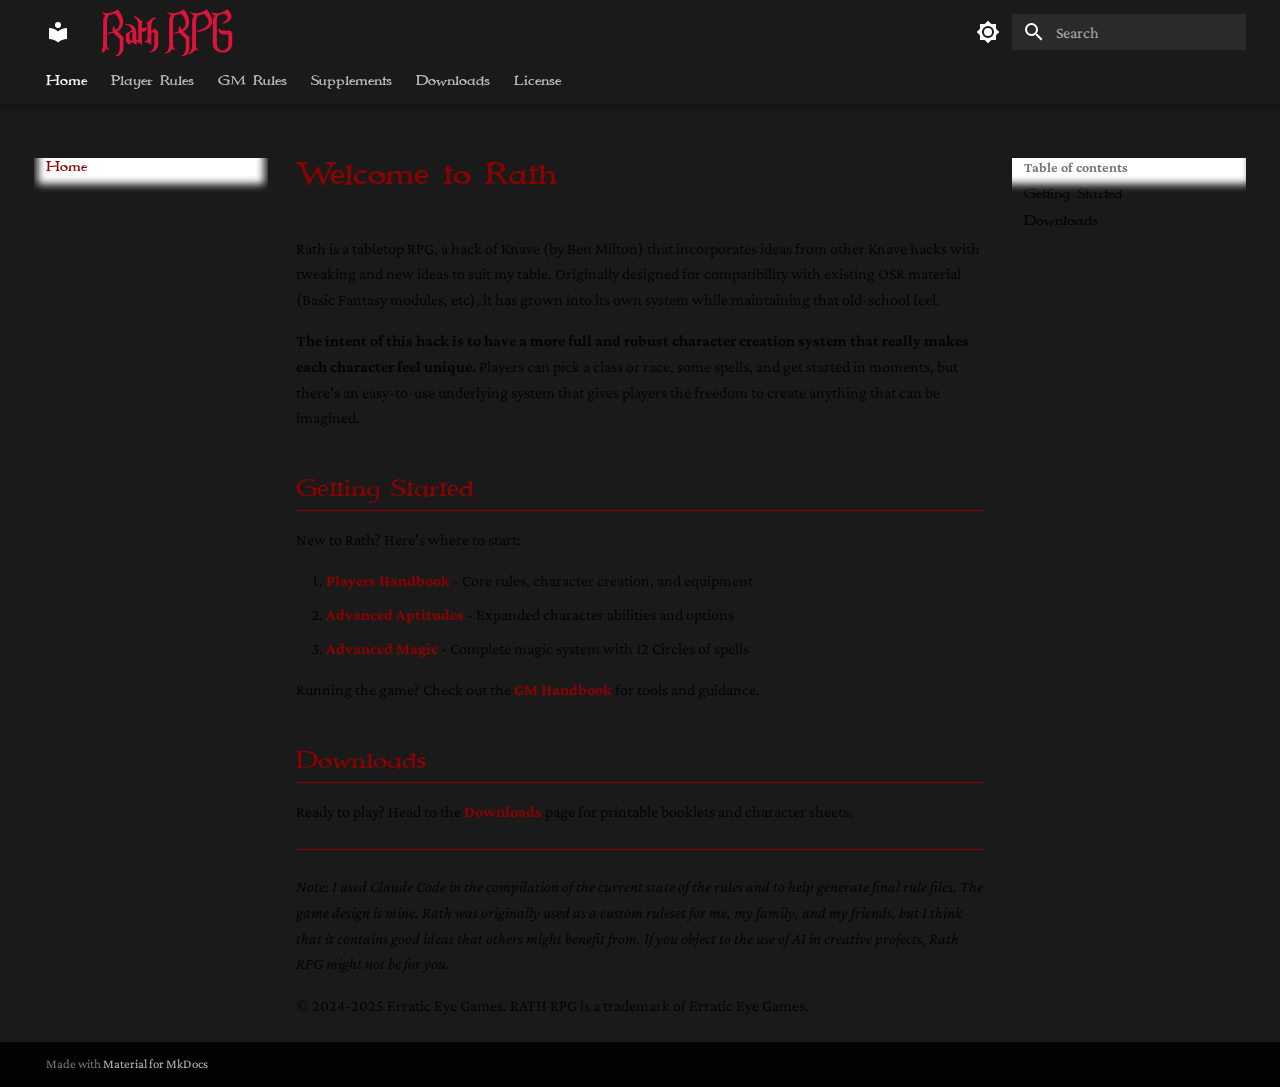
<file: index.html>
<!doctype html>
<html lang="en" class="no-js">
  <head>
    
      <meta charset="utf-8">
      <meta name="viewport" content="width=device-width,initial-scale=1">
      
        <meta name="description" content="A tabletop RPG system based on Knave">
      
      
      
        <link rel="canonical" href="https://rathrpg.github.io/rath-rpg/">
      
      
      
        <link rel="next" href="Players%20Handbook/">
      
      
        
      
      
      <link rel="icon" href="assets/images/favicon.png">
      <meta name="generator" content="mkdocs-1.6.1, mkdocs-material-9.7.1">
    
    
      
        <title>Rath RPG</title>
      
    
    
      <link rel="stylesheet" href="assets/stylesheets/main.484c7ddc.min.css">
      
        
        <link rel="stylesheet" href="assets/stylesheets/palette.ab4e12ef.min.css">
      
      


    
    
      
    
    
      
        
        
        <link rel="preconnect" href="https://fonts.gstatic.com" crossorigin>
        <link rel="stylesheet" href="https://fonts.googleapis.com/css?family=Crimson+Pro:300,300i,400,400i,700,700i%7CRoboto+Mono:400,400i,700,700i&display=fallback">
        <style>:root{--md-text-font:"Crimson Pro";--md-code-font:"Roboto Mono"}</style>
      
    
    
      <link rel="stylesheet" href="stylesheets/extra.css">
    
    <script>__md_scope=new URL(".",location),__md_hash=e=>[...e].reduce(((e,_)=>(e<<5)-e+_.charCodeAt(0)),0),__md_get=(e,_=localStorage,t=__md_scope)=>JSON.parse(_.getItem(t.pathname+"."+e)),__md_set=(e,_,t=localStorage,a=__md_scope)=>{try{t.setItem(a.pathname+"."+e,JSON.stringify(_))}catch(e){}}</script>
    
      

    
    
  </head>
  
  
    
    
      
    
    
    
    
    <body dir="ltr" data-md-color-scheme="default" data-md-color-primary="deep-orange" data-md-color-accent="orange">
  
    
    <input class="md-toggle" data-md-toggle="drawer" type="checkbox" id="__drawer" autocomplete="off">
    <input class="md-toggle" data-md-toggle="search" type="checkbox" id="__search" autocomplete="off">
    <label class="md-overlay" for="__drawer"></label>
    <div data-md-component="skip">
      
        
        <a href="#welcome-to-rath" class="md-skip">
          Skip to content
        </a>
      
    </div>
    <div data-md-component="announce">
      
    </div>
    
    
      

  

<header class="md-header md-header--shadow md-header--lifted" data-md-component="header">
  <nav class="md-header__inner md-grid" aria-label="Header">
    <a href="." title="Rath RPG" class="md-header__button md-logo" aria-label="Rath RPG" data-md-component="logo">
      
  
  <svg xmlns="http://www.w3.org/2000/svg" viewBox="0 0 24 24"><path d="M12 8a3 3 0 0 0 3-3 3 3 0 0 0-3-3 3 3 0 0 0-3 3 3 3 0 0 0 3 3m0 3.54C9.64 9.35 6.5 8 3 8v11c3.5 0 6.64 1.35 9 3.54 2.36-2.19 5.5-3.54 9-3.54V8c-3.5 0-6.64 1.35-9 3.54"/></svg>

    </a>
    <label class="md-header__button md-icon" for="__drawer">
      
      <svg xmlns="http://www.w3.org/2000/svg" viewBox="0 0 24 24"><path d="M3 6h18v2H3zm0 5h18v2H3zm0 5h18v2H3z"/></svg>
    </label>
    <div class="md-header__title" data-md-component="header-title">
      <div class="md-header__ellipsis">
        <div class="md-header__topic">
          <span class="md-ellipsis">
            Rath RPG
          </span>
        </div>
        <div class="md-header__topic" data-md-component="header-topic">
          <span class="md-ellipsis">
            
              Home
            
          </span>
        </div>
      </div>
    </div>
    
      
        <form class="md-header__option" data-md-component="palette">
  
    
    
    
    <input class="md-option" data-md-color-media="" data-md-color-scheme="default" data-md-color-primary="deep-orange" data-md-color-accent="orange"  aria-label="Switch to dark mode"  type="radio" name="__palette" id="__palette_0">
    
      <label class="md-header__button md-icon" title="Switch to dark mode" for="__palette_1" hidden>
        <svg xmlns="http://www.w3.org/2000/svg" viewBox="0 0 24 24"><path d="M12 8a4 4 0 0 0-4 4 4 4 0 0 0 4 4 4 4 0 0 0 4-4 4 4 0 0 0-4-4m0 10a6 6 0 0 1-6-6 6 6 0 0 1 6-6 6 6 0 0 1 6 6 6 6 0 0 1-6 6m8-9.31V4h-4.69L12 .69 8.69 4H4v4.69L.69 12 4 15.31V20h4.69L12 23.31 15.31 20H20v-4.69L23.31 12z"/></svg>
      </label>
    
  
    
    
    
    <input class="md-option" data-md-color-media="" data-md-color-scheme="slate" data-md-color-primary="deep-orange" data-md-color-accent="orange"  aria-label="Switch to light mode"  type="radio" name="__palette" id="__palette_1">
    
      <label class="md-header__button md-icon" title="Switch to light mode" for="__palette_0" hidden>
        <svg xmlns="http://www.w3.org/2000/svg" viewBox="0 0 24 24"><path d="M12 18c-.89 0-1.74-.2-2.5-.55C11.56 16.5 13 14.42 13 12s-1.44-4.5-3.5-5.45C10.26 6.2 11.11 6 12 6a6 6 0 0 1 6 6 6 6 0 0 1-6 6m8-9.31V4h-4.69L12 .69 8.69 4H4v4.69L.69 12 4 15.31V20h4.69L12 23.31 15.31 20H20v-4.69L23.31 12z"/></svg>
      </label>
    
  
</form>
      
    
    
      <script>var palette=__md_get("__palette");if(palette&&palette.color){if("(prefers-color-scheme)"===palette.color.media){var media=matchMedia("(prefers-color-scheme: light)"),input=document.querySelector(media.matches?"[data-md-color-media='(prefers-color-scheme: light)']":"[data-md-color-media='(prefers-color-scheme: dark)']");palette.color.media=input.getAttribute("data-md-color-media"),palette.color.scheme=input.getAttribute("data-md-color-scheme"),palette.color.primary=input.getAttribute("data-md-color-primary"),palette.color.accent=input.getAttribute("data-md-color-accent")}for(var[key,value]of Object.entries(palette.color))document.body.setAttribute("data-md-color-"+key,value)}</script>
    
    
    
      
      
        <label class="md-header__button md-icon" for="__search">
          
          <svg xmlns="http://www.w3.org/2000/svg" viewBox="0 0 24 24"><path d="M9.5 3A6.5 6.5 0 0 1 16 9.5c0 1.61-.59 3.09-1.56 4.23l.27.27h.79l5 5-1.5 1.5-5-5v-.79l-.27-.27A6.52 6.52 0 0 1 9.5 16 6.5 6.5 0 0 1 3 9.5 6.5 6.5 0 0 1 9.5 3m0 2C7 5 5 7 5 9.5S7 14 9.5 14 14 12 14 9.5 12 5 9.5 5"/></svg>
        </label>
        <div class="md-search" data-md-component="search" role="dialog">
  <label class="md-search__overlay" for="__search"></label>
  <div class="md-search__inner" role="search">
    <form class="md-search__form" name="search">
      <input type="text" class="md-search__input" name="query" aria-label="Search" placeholder="Search" autocapitalize="off" autocorrect="off" autocomplete="off" spellcheck="false" data-md-component="search-query" required>
      <label class="md-search__icon md-icon" for="__search">
        
        <svg xmlns="http://www.w3.org/2000/svg" viewBox="0 0 24 24"><path d="M9.5 3A6.5 6.5 0 0 1 16 9.5c0 1.61-.59 3.09-1.56 4.23l.27.27h.79l5 5-1.5 1.5-5-5v-.79l-.27-.27A6.52 6.52 0 0 1 9.5 16 6.5 6.5 0 0 1 3 9.5 6.5 6.5 0 0 1 9.5 3m0 2C7 5 5 7 5 9.5S7 14 9.5 14 14 12 14 9.5 12 5 9.5 5"/></svg>
        
        <svg xmlns="http://www.w3.org/2000/svg" viewBox="0 0 24 24"><path d="M20 11v2H8l5.5 5.5-1.42 1.42L4.16 12l7.92-7.92L13.5 5.5 8 11z"/></svg>
      </label>
      <nav class="md-search__options" aria-label="Search">
        
        <button type="reset" class="md-search__icon md-icon" title="Clear" aria-label="Clear" tabindex="-1">
          
          <svg xmlns="http://www.w3.org/2000/svg" viewBox="0 0 24 24"><path d="M19 6.41 17.59 5 12 10.59 6.41 5 5 6.41 10.59 12 5 17.59 6.41 19 12 13.41 17.59 19 19 17.59 13.41 12z"/></svg>
        </button>
      </nav>
      
    </form>
    <div class="md-search__output">
      <div class="md-search__scrollwrap" tabindex="0" data-md-scrollfix>
        <div class="md-search-result" data-md-component="search-result">
          <div class="md-search-result__meta">
            Initializing search
          </div>
          <ol class="md-search-result__list" role="presentation"></ol>
        </div>
      </div>
    </div>
  </div>
</div>
      
    
    
  </nav>
  
    
      
<nav class="md-tabs" aria-label="Tabs" data-md-component="tabs">
  <div class="md-grid">
    <ul class="md-tabs__list">
      
        
  
  
  
    
  
  
    <li class="md-tabs__item md-tabs__item--active">
      <a href="." class="md-tabs__link">
        
  
  
    
  
  Home

      </a>
    </li>
  

      
        
  
  
  
  
    
    
      <li class="md-tabs__item">
        <a href="Players%20Handbook/" class="md-tabs__link">
          
  
  
  Player Rules

        </a>
      </li>
    
  

      
        
  
  
  
  
    
    
      <li class="md-tabs__item">
        <a href="GM%20Handbook/" class="md-tabs__link">
          
  
  
  GM Rules

        </a>
      </li>
    
  

      
        
  
  
  
  
    
    
      <li class="md-tabs__item">
        <a href="Homebrew%20Guide/" class="md-tabs__link">
          
  
  
  Supplements

        </a>
      </li>
    
  

      
        
  
  
  
  
    <li class="md-tabs__item">
      <a href="downloads/" class="md-tabs__link">
        
  
  
    
  
  Downloads

      </a>
    </li>
  

      
        
  
  
  
  
    <li class="md-tabs__item">
      <a href="License%20and%20Attribution/" class="md-tabs__link">
        
  
  
    
  
  License

      </a>
    </li>
  

      
    </ul>
  </div>
</nav>
    
  
</header>
    
    <div class="md-container" data-md-component="container">
      
      
        
      
      <main class="md-main" data-md-component="main">
        <div class="md-main__inner md-grid">
          
            
              
              <div class="md-sidebar md-sidebar--primary" data-md-component="sidebar" data-md-type="navigation" >
                <div class="md-sidebar__scrollwrap">
                  <div class="md-sidebar__inner">
                    


  


<nav class="md-nav md-nav--primary md-nav--lifted" aria-label="Navigation" data-md-level="0">
  <label class="md-nav__title" for="__drawer">
    <a href="." title="Rath RPG" class="md-nav__button md-logo" aria-label="Rath RPG" data-md-component="logo">
      
  
  <svg xmlns="http://www.w3.org/2000/svg" viewBox="0 0 24 24"><path d="M12 8a3 3 0 0 0 3-3 3 3 0 0 0-3-3 3 3 0 0 0-3 3 3 3 0 0 0 3 3m0 3.54C9.64 9.35 6.5 8 3 8v11c3.5 0 6.64 1.35 9 3.54 2.36-2.19 5.5-3.54 9-3.54V8c-3.5 0-6.64 1.35-9 3.54"/></svg>

    </a>
    Rath RPG
  </label>
  
  <ul class="md-nav__list" data-md-scrollfix>
    
      
      
  
  
    
  
  
  
    <li class="md-nav__item md-nav__item--active">
      
      <input class="md-nav__toggle md-toggle" type="checkbox" id="__toc">
      
      
        
      
      
        <label class="md-nav__link md-nav__link--active" for="__toc">
          
  
  
  <span class="md-ellipsis">
    
  
    Home
  

    
  </span>
  
  

          <span class="md-nav__icon md-icon"></span>
        </label>
      
      <a href="." class="md-nav__link md-nav__link--active">
        
  
  
  <span class="md-ellipsis">
    
  
    Home
  

    
  </span>
  
  

      </a>
      
        

<nav class="md-nav md-nav--secondary" aria-label="Table of contents">
  
  
  
    
  
  
    <label class="md-nav__title" for="__toc">
      <span class="md-nav__icon md-icon"></span>
      Table of contents
    </label>
    <ul class="md-nav__list" data-md-component="toc" data-md-scrollfix>
      
        <li class="md-nav__item">
  <a href="#getting-started" class="md-nav__link">
    <span class="md-ellipsis">
      
        Getting Started
      
    </span>
  </a>
  
</li>
      
        <li class="md-nav__item">
  <a href="#downloads" class="md-nav__link">
    <span class="md-ellipsis">
      
        Downloads
      
    </span>
  </a>
  
</li>
      
    </ul>
  
</nav>
      
    </li>
  

    
      
      
  
  
  
  
    
    
    
    
      
      
        
      
    
    
    <li class="md-nav__item md-nav__item--nested">
      
        
        
          
        
        <input class="md-nav__toggle md-toggle md-toggle--indeterminate" type="checkbox" id="__nav_2" >
        
          
          <label class="md-nav__link" for="__nav_2" id="__nav_2_label" tabindex="0">
            
  
  
  <span class="md-ellipsis">
    
  
    Player Rules
  

    
  </span>
  
  

            <span class="md-nav__icon md-icon"></span>
          </label>
        
        <nav class="md-nav" data-md-level="1" aria-labelledby="__nav_2_label" aria-expanded="false">
          <label class="md-nav__title" for="__nav_2">
            <span class="md-nav__icon md-icon"></span>
            
  
    Player Rules
  

          </label>
          <ul class="md-nav__list" data-md-scrollfix>
            
              
                
  
  
  
  
    <li class="md-nav__item">
      <a href="Players%20Handbook/" class="md-nav__link">
        
  
  
  <span class="md-ellipsis">
    
  
    Players Handbook
  

    
  </span>
  
  

      </a>
    </li>
  

              
            
              
                
  
  
  
  
    <li class="md-nav__item">
      <a href="Advanced%20Aptitudes/" class="md-nav__link">
        
  
  
  <span class="md-ellipsis">
    
  
    Advanced Aptitudes
  

    
  </span>
  
  

      </a>
    </li>
  

              
            
              
                
  
  
  
  
    <li class="md-nav__item">
      <a href="Advanced%20Magic/" class="md-nav__link">
        
  
  
  <span class="md-ellipsis">
    
  
    Advanced Magic
  

    
  </span>
  
  

      </a>
    </li>
  

              
            
          </ul>
        </nav>
      
    </li>
  

    
      
      
  
  
  
  
    
    
    
    
      
      
        
      
    
    
    <li class="md-nav__item md-nav__item--nested">
      
        
        
          
        
        <input class="md-nav__toggle md-toggle md-toggle--indeterminate" type="checkbox" id="__nav_3" >
        
          
          <label class="md-nav__link" for="__nav_3" id="__nav_3_label" tabindex="0">
            
  
  
  <span class="md-ellipsis">
    
  
    GM Rules
  

    
  </span>
  
  

            <span class="md-nav__icon md-icon"></span>
          </label>
        
        <nav class="md-nav" data-md-level="1" aria-labelledby="__nav_3_label" aria-expanded="false">
          <label class="md-nav__title" for="__nav_3">
            <span class="md-nav__icon md-icon"></span>
            
  
    GM Rules
  

          </label>
          <ul class="md-nav__list" data-md-scrollfix>
            
              
                
  
  
  
  
    <li class="md-nav__item">
      <a href="GM%20Handbook/" class="md-nav__link">
        
  
  
  <span class="md-ellipsis">
    
  
    GM Handbook
  

    
  </span>
  
  

      </a>
    </li>
  

              
            
          </ul>
        </nav>
      
    </li>
  

    
      
      
  
  
  
  
    
    
    
    
      
      
        
      
    
    
    <li class="md-nav__item md-nav__item--nested">
      
        
        
          
        
        <input class="md-nav__toggle md-toggle md-toggle--indeterminate" type="checkbox" id="__nav_4" >
        
          
          <label class="md-nav__link" for="__nav_4" id="__nav_4_label" tabindex="0">
            
  
  
  <span class="md-ellipsis">
    
  
    Supplements
  

    
  </span>
  
  

            <span class="md-nav__icon md-icon"></span>
          </label>
        
        <nav class="md-nav" data-md-level="1" aria-labelledby="__nav_4_label" aria-expanded="false">
          <label class="md-nav__title" for="__nav_4">
            <span class="md-nav__icon md-icon"></span>
            
  
    Supplements
  

          </label>
          <ul class="md-nav__list" data-md-scrollfix>
            
              
                
  
  
  
  
    <li class="md-nav__item">
      <a href="Homebrew%20Guide/" class="md-nav__link">
        
  
  
  <span class="md-ellipsis">
    
  
    Homebrew Guide
  

    
  </span>
  
  

      </a>
    </li>
  

              
            
          </ul>
        </nav>
      
    </li>
  

    
      
      
  
  
  
  
    <li class="md-nav__item">
      <a href="downloads/" class="md-nav__link">
        
  
  
  <span class="md-ellipsis">
    
  
    Downloads
  

    
  </span>
  
  

      </a>
    </li>
  

    
      
      
  
  
  
  
    <li class="md-nav__item">
      <a href="License%20and%20Attribution/" class="md-nav__link">
        
  
  
  <span class="md-ellipsis">
    
  
    License
  

    
  </span>
  
  

      </a>
    </li>
  

    
  </ul>
</nav>
                  </div>
                </div>
              </div>
            
            
              
              <div class="md-sidebar md-sidebar--secondary" data-md-component="sidebar" data-md-type="toc" >
                <div class="md-sidebar__scrollwrap">
                  <div class="md-sidebar__inner">
                    

<nav class="md-nav md-nav--secondary" aria-label="Table of contents">
  
  
  
    
  
  
    <label class="md-nav__title" for="__toc">
      <span class="md-nav__icon md-icon"></span>
      Table of contents
    </label>
    <ul class="md-nav__list" data-md-component="toc" data-md-scrollfix>
      
        <li class="md-nav__item">
  <a href="#getting-started" class="md-nav__link">
    <span class="md-ellipsis">
      
        Getting Started
      
    </span>
  </a>
  
</li>
      
        <li class="md-nav__item">
  <a href="#downloads" class="md-nav__link">
    <span class="md-ellipsis">
      
        Downloads
      
    </span>
  </a>
  
</li>
      
    </ul>
  
</nav>
                  </div>
                </div>
              </div>
            
          
          
            <div class="md-content" data-md-component="content">
              
              <article class="md-content__inner md-typeset">
                
                  



<h1 id="welcome-to-rath">Welcome to Rath<a class="headerlink" href="#welcome-to-rath" title="Permanent link">&para;</a></h1>
<p>Rath is a tabletop RPG, a hack of Knave (by Ben Milton) that incorporates ideas from other Knave hacks with tweaking and new ideas to suit my table. Originally designed for compatibility with existing OSR material (Basic Fantasy modules, etc), it has grown into its own system while maintaining that old-school feel.</p>
<p><strong>The intent of this hack is to have a more full and robust character creation system that really makes each character feel unique.</strong> Players can pick a class or race, some spells, and get started in moments, but there's an easy-to-use underlying system that gives players the freedom to create anything that can be imagined.</p>
<h2 id="getting-started">Getting Started<a class="headerlink" href="#getting-started" title="Permanent link">&para;</a></h2>
<p>New to Rath? Here's where to start:</p>
<ol>
<li><strong><a href="Players%20Handbook/">Players Handbook</a></strong> - Core rules, character creation, and equipment</li>
<li><strong><a href="Advanced%20Aptitudes/">Advanced Aptitudes</a></strong> - Expanded character abilities and options</li>
<li><strong><a href="Advanced%20Magic/">Advanced Magic</a></strong> - Complete magic system with 12 Circles of spells</li>
</ol>
<p>Running the game? Check out the <strong><a href="GM%20Handbook/">GM Handbook</a></strong> for tools and guidance.</p>
<h2 id="downloads">Downloads<a class="headerlink" href="#downloads" title="Permanent link">&para;</a></h2>
<p>Ready to play? Head to the <strong><a href="downloads/">Downloads</a></strong> page for printable booklets and character sheets.</p>
<hr />
<p><em>Note: I used Claude Code in the compilation of the current state of the rules and to help generate final rule files. The game design is mine. Rath was originally used as a custom ruleset for me, my family, and my friends, but I think that it contains good ideas that others might benefit from. If you object to the use of AI in creative projects, Rath RPG might not be for you.</em></p>
<p>&copy; 2024-2025 Erratic Eye Games. RATH RPG is a trademark of Erratic Eye Games.</p>












                
              </article>
            </div>
          
          
  <script>var tabs=__md_get("__tabs");if(Array.isArray(tabs))e:for(var set of document.querySelectorAll(".tabbed-set")){var labels=set.querySelector(".tabbed-labels");for(var tab of tabs)for(var label of labels.getElementsByTagName("label"))if(label.innerText.trim()===tab){var input=document.getElementById(label.htmlFor);input.checked=!0;continue e}}</script>

<script>var target=document.getElementById(location.hash.slice(1));target&&target.name&&(target.checked=target.name.startsWith("__tabbed_"))</script>
        </div>
        
          <button type="button" class="md-top md-icon" data-md-component="top" hidden>
  
  <svg xmlns="http://www.w3.org/2000/svg" viewBox="0 0 24 24"><path d="M13 20h-2V8l-5.5 5.5-1.42-1.42L12 4.16l7.92 7.92-1.42 1.42L13 8z"/></svg>
  Back to top
</button>
        
      </main>
      
        <footer class="md-footer">
  
  <div class="md-footer-meta md-typeset">
    <div class="md-footer-meta__inner md-grid">
      <div class="md-copyright">
  
  
    Made with
    <a href="https://squidfunk.github.io/mkdocs-material/" target="_blank" rel="noopener">
      Material for MkDocs
    </a>
  
</div>
      
    </div>
  </div>
</footer>
      
    </div>
    <div class="md-dialog" data-md-component="dialog">
      <div class="md-dialog__inner md-typeset"></div>
    </div>
    
    
    
      
      
      <script id="__config" type="application/json">{"annotate": null, "base": ".", "features": ["navigation.tabs", "navigation.tabs.sticky", "navigation.sections", "navigation.expand", "navigation.top", "search.highlight", "content.tabs.link"], "search": "assets/javascripts/workers/search.2c215733.min.js", "tags": null, "translations": {"clipboard.copied": "Copied to clipboard", "clipboard.copy": "Copy to clipboard", "search.result.more.one": "1 more on this page", "search.result.more.other": "# more on this page", "search.result.none": "No matching documents", "search.result.one": "1 matching document", "search.result.other": "# matching documents", "search.result.placeholder": "Type to start searching", "search.result.term.missing": "Missing", "select.version": "Select version"}, "version": null}</script>
    
    
      <script src="assets/javascripts/bundle.79ae519e.min.js"></script>
      
    
  </body>
</html>
</file>
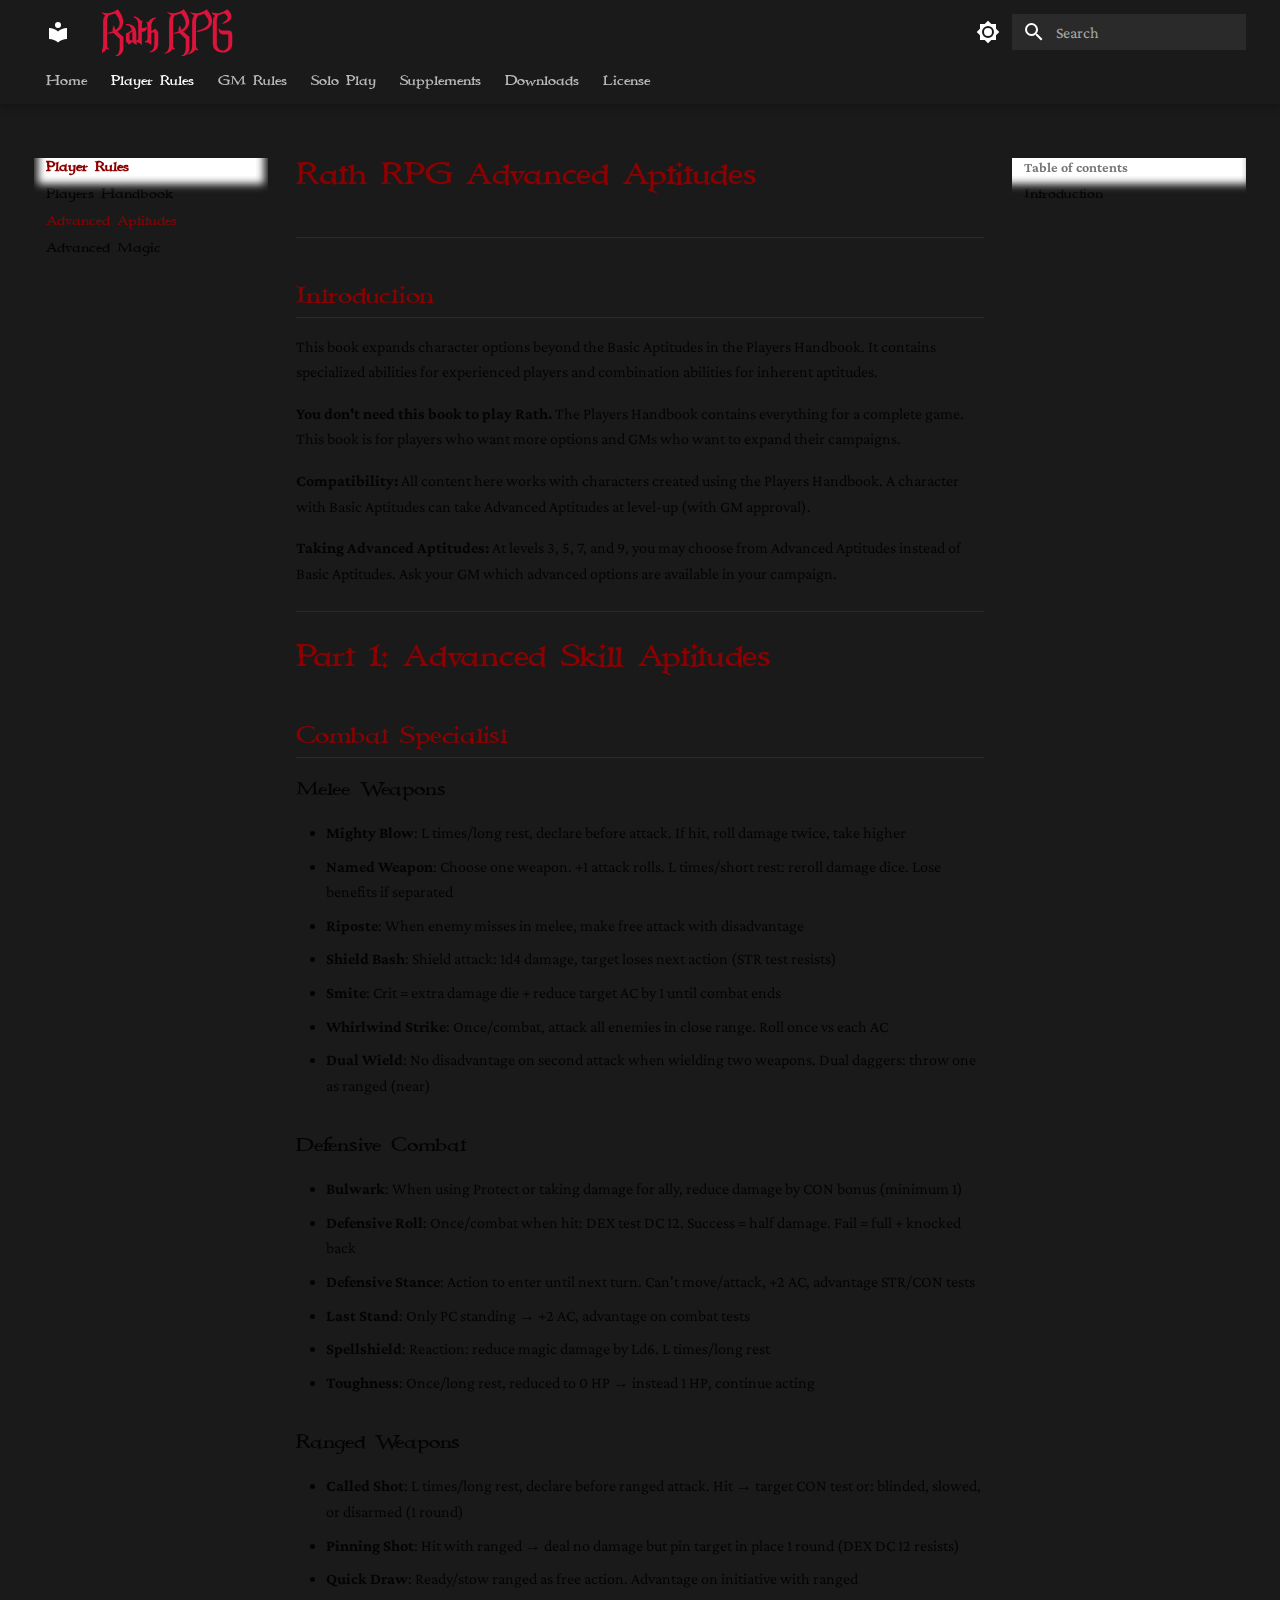
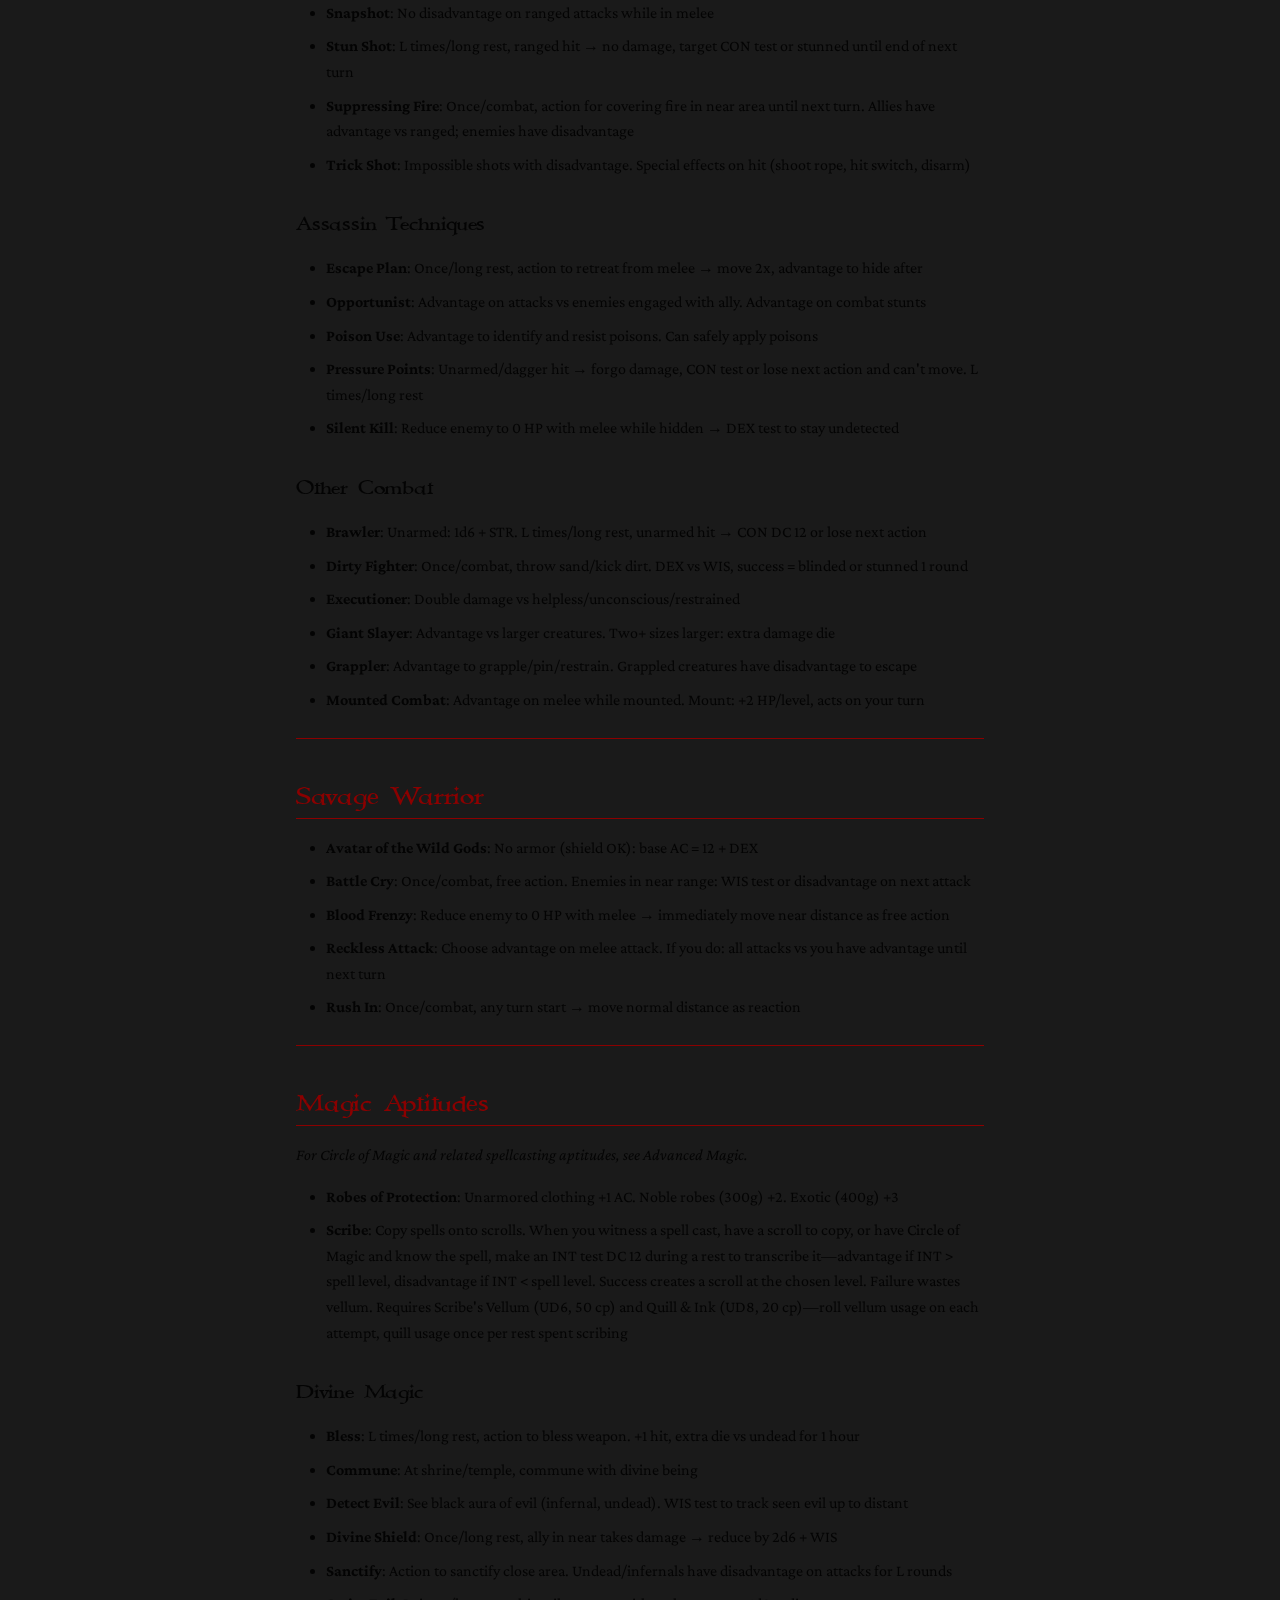
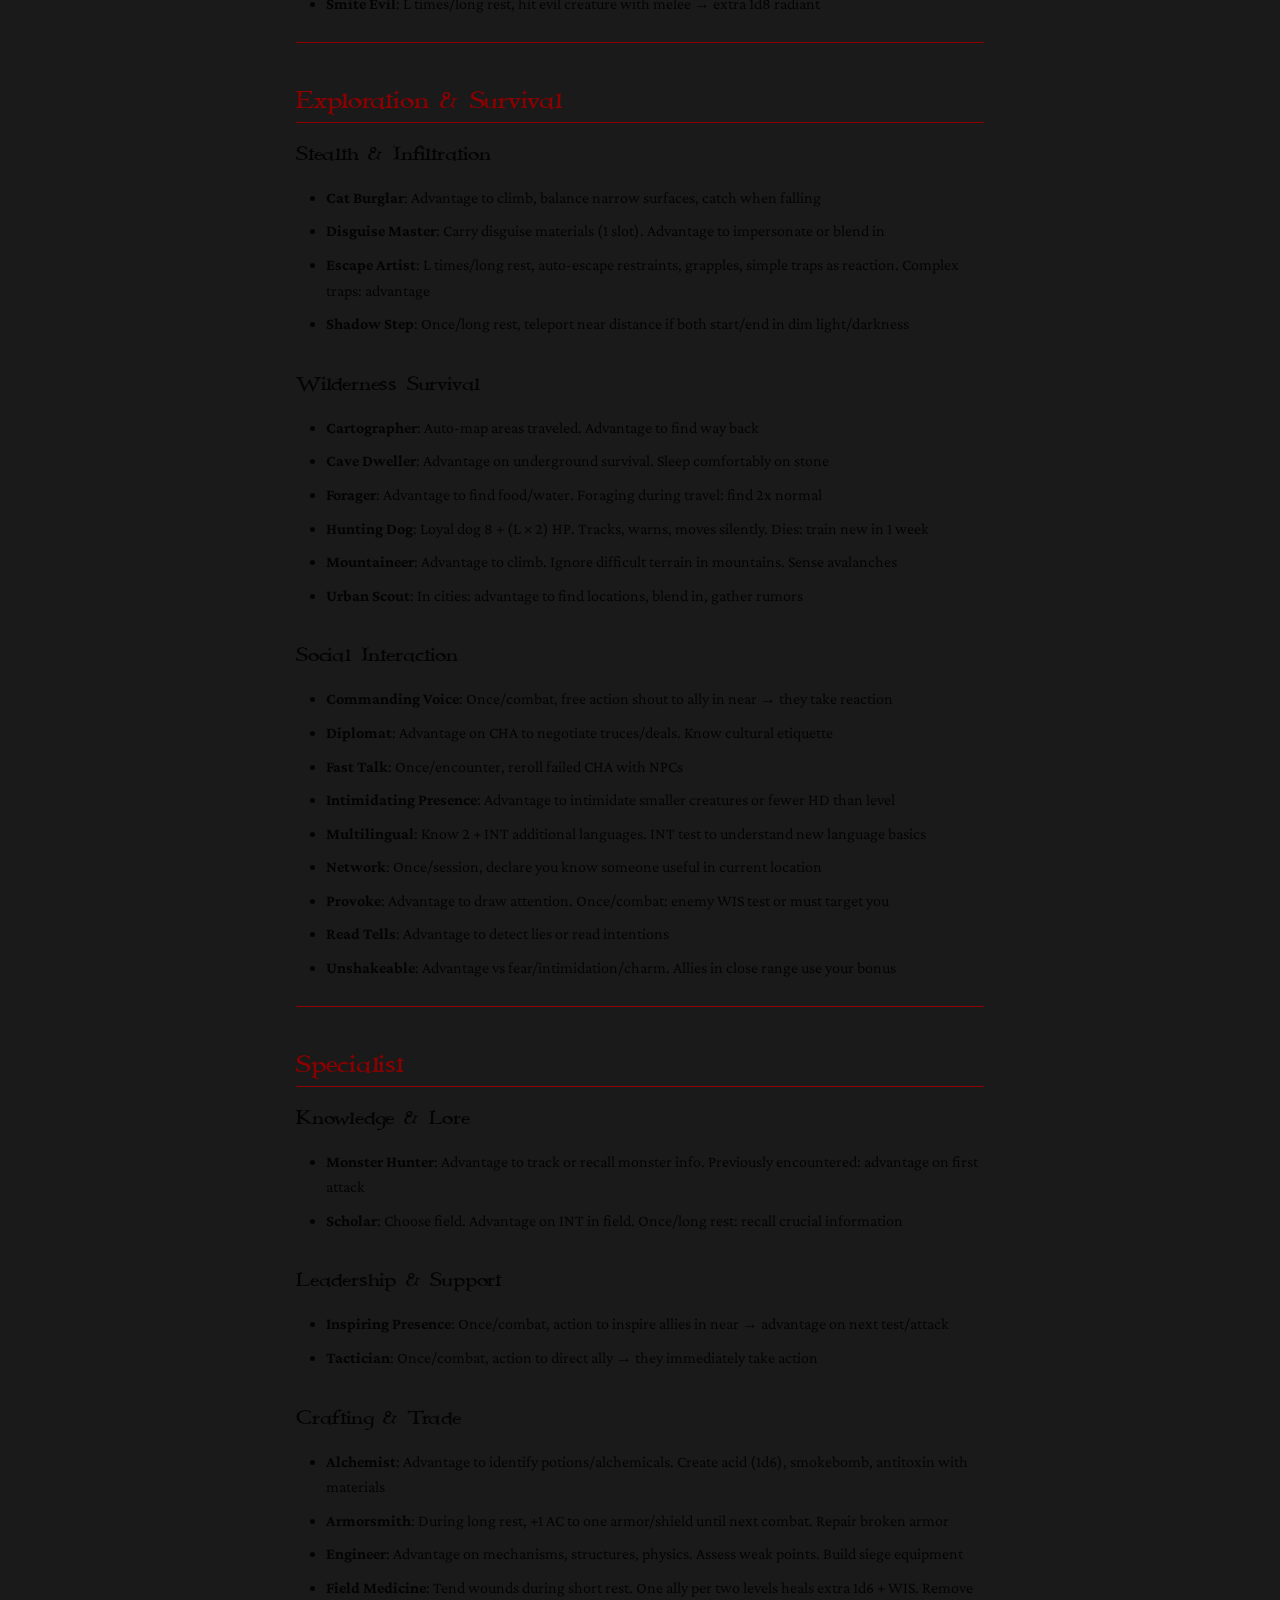
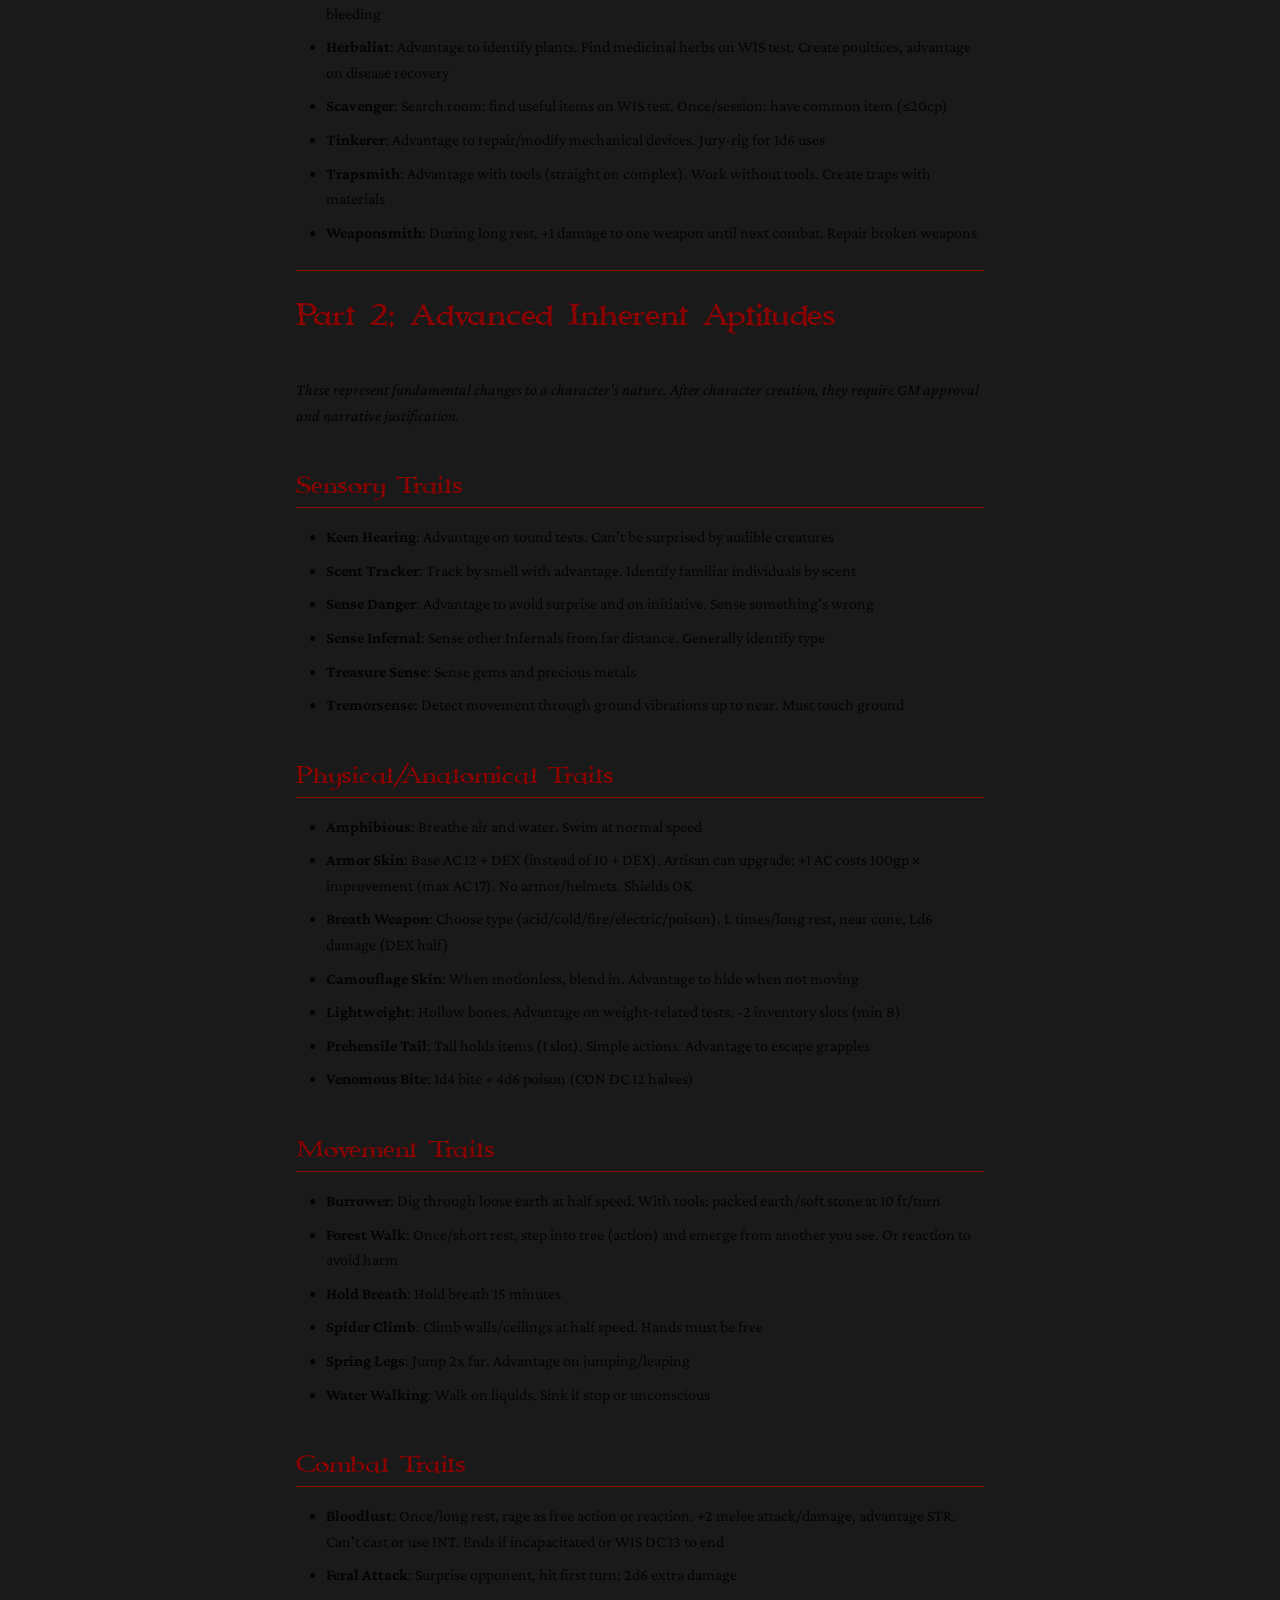
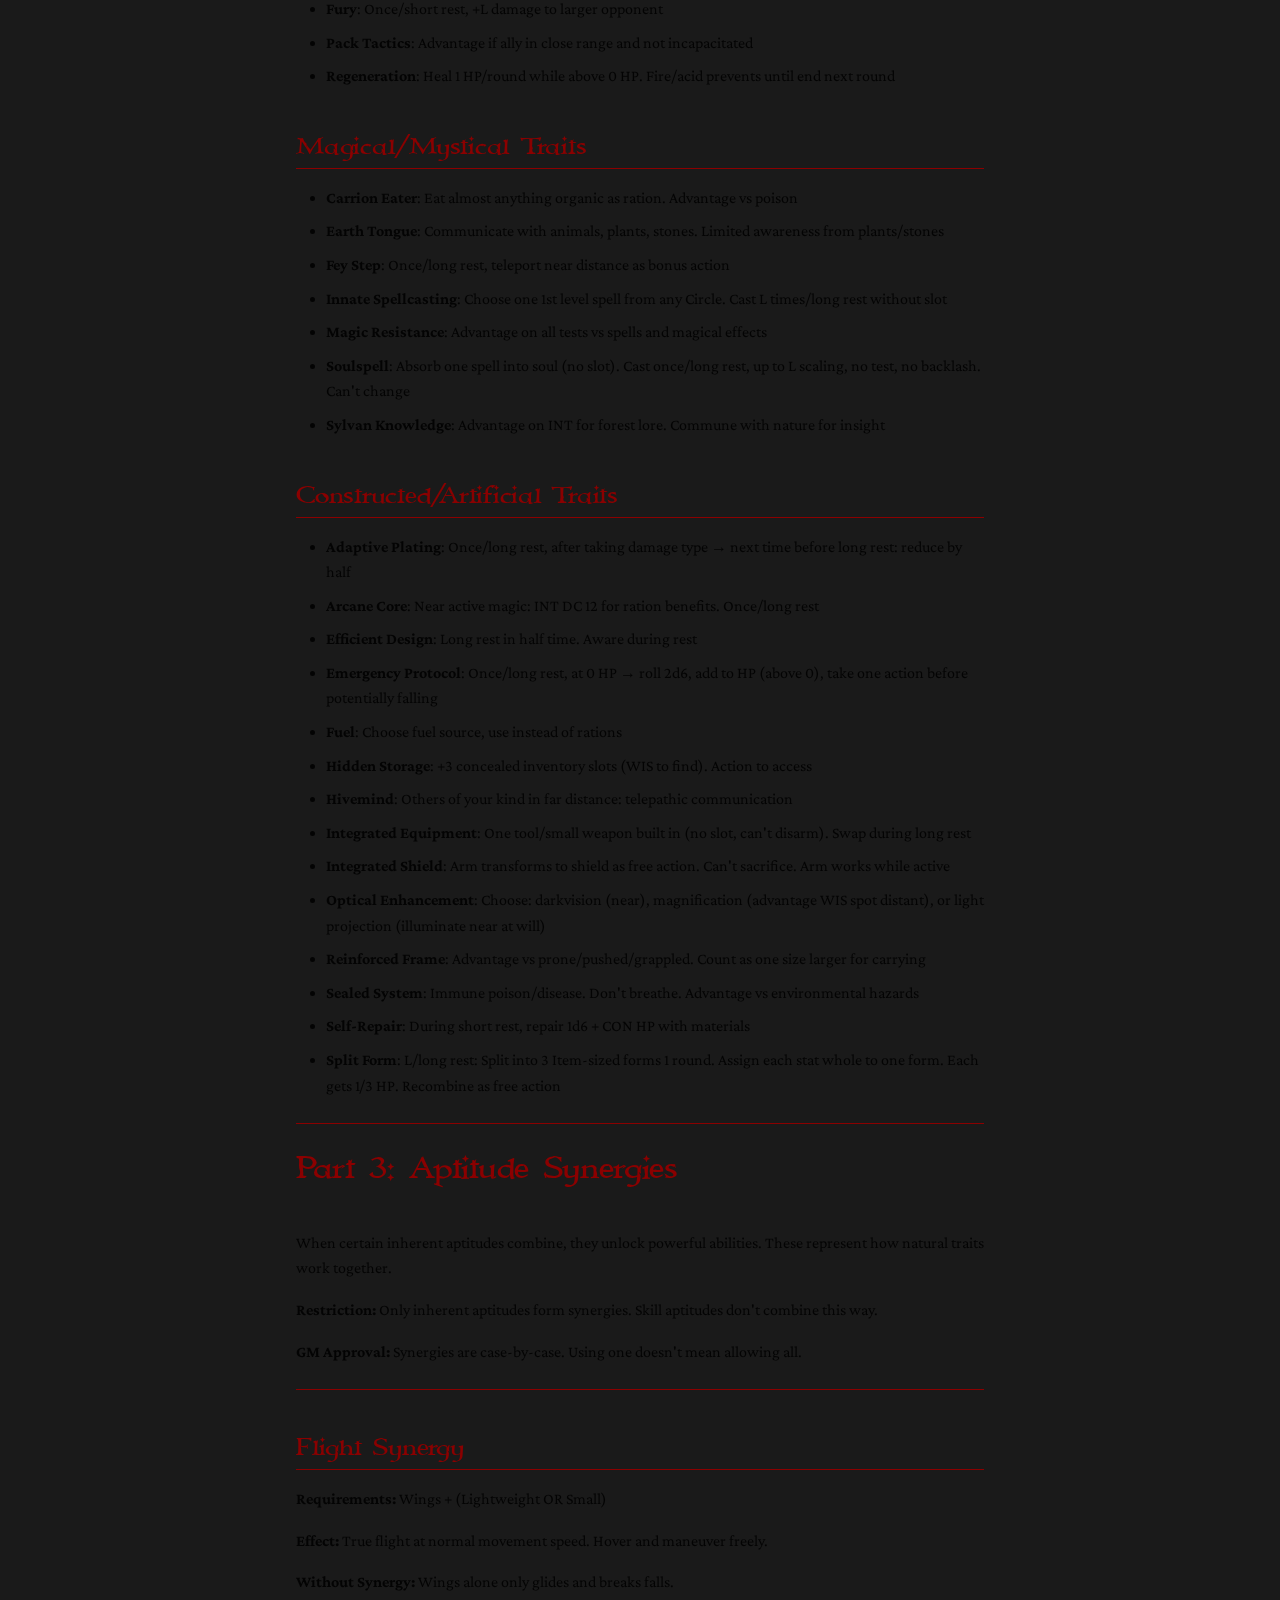
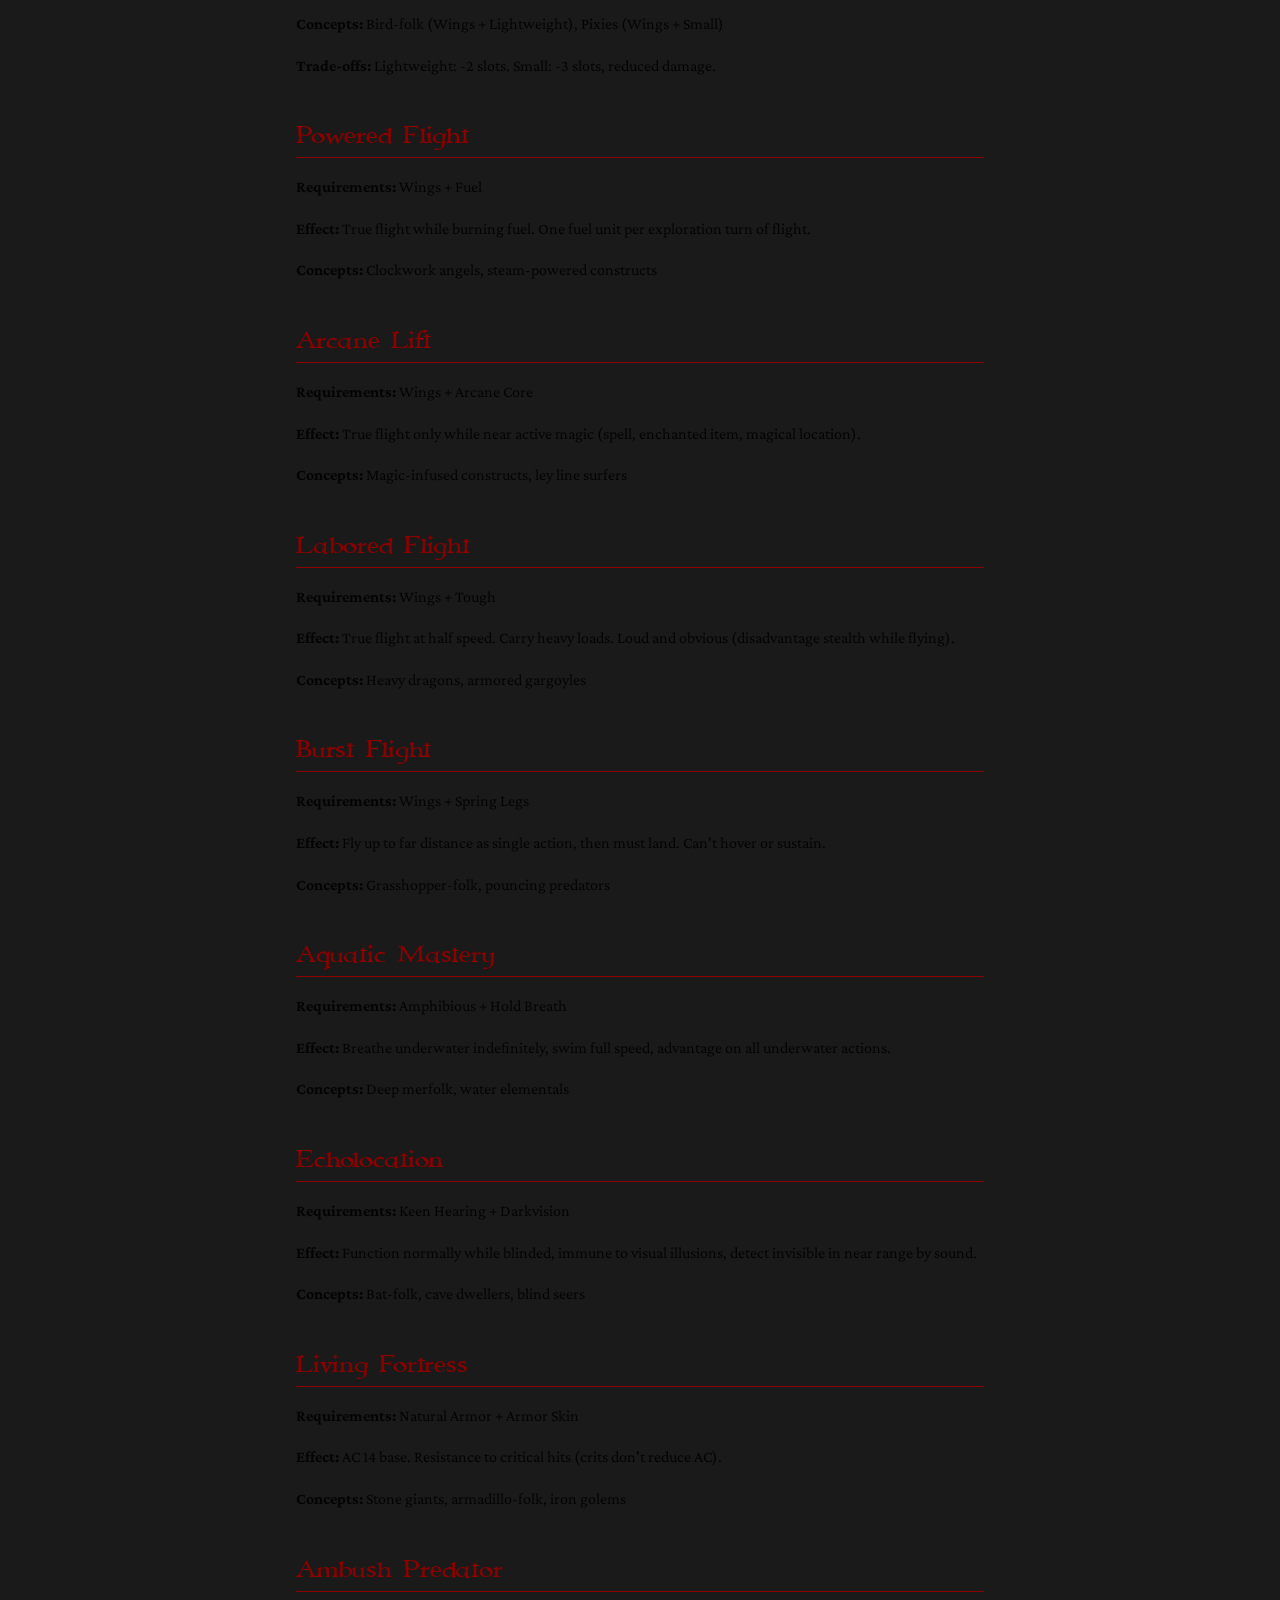
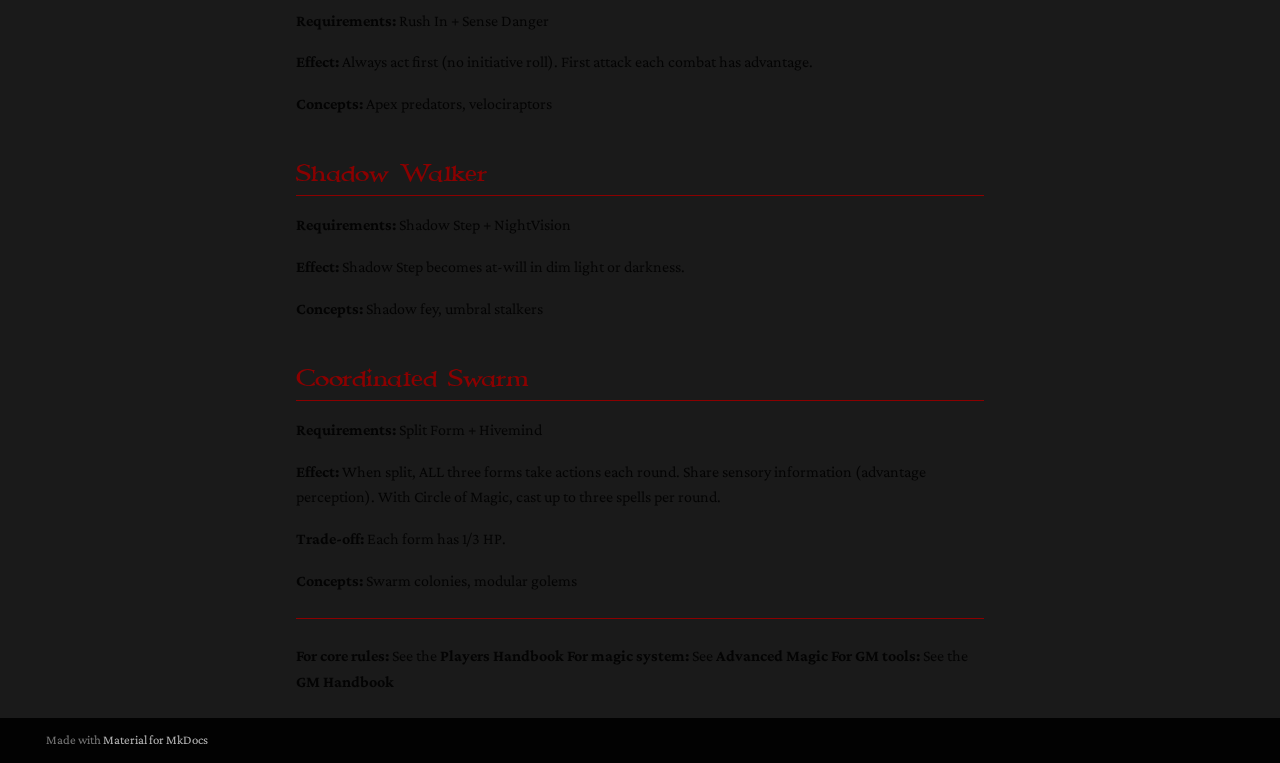
<file: Advanced Aptitudes/index.html>
<!doctype html>
<html lang="en" class="no-js">
  <head>
    
      <meta charset="utf-8">
      <meta name="viewport" content="width=device-width,initial-scale=1">
      
        <meta name="description" content="A tabletop RPG system based on Knave">
      
      
      
        <link rel="canonical" href="https://rathrpg.github.io/rath-rpg/Advanced%20Aptitudes/">
      
      
        <link rel="prev" href="../Players%20Handbook/">
      
      
        <link rel="next" href="../Advanced%20Magic/">
      
      
        
      
      
      <link rel="icon" href="../assets/images/favicon.png">
      <meta name="generator" content="mkdocs-1.6.1, mkdocs-material-9.7.1">
    
    
      
        <title>Advanced Aptitudes - Rath RPG</title>
      
    
    
      <link rel="stylesheet" href="../assets/stylesheets/main.484c7ddc.min.css">
      
        
        <link rel="stylesheet" href="../assets/stylesheets/palette.ab4e12ef.min.css">
      
      


    
    
      
    
    
      
        
        
        <link rel="preconnect" href="https://fonts.gstatic.com" crossorigin>
        <link rel="stylesheet" href="https://fonts.googleapis.com/css?family=Crimson+Pro:300,300i,400,400i,700,700i%7CRoboto+Mono:400,400i,700,700i&display=fallback">
        <style>:root{--md-text-font:"Crimson Pro";--md-code-font:"Roboto Mono"}</style>
      
    
    
      <link rel="stylesheet" href="../stylesheets/extra.css">
    
      <link rel="stylesheet" href="../stylesheets/solo-play.css">
    
    <script>__md_scope=new URL("..",location),__md_hash=e=>[...e].reduce(((e,_)=>(e<<5)-e+_.charCodeAt(0)),0),__md_get=(e,_=localStorage,t=__md_scope)=>JSON.parse(_.getItem(t.pathname+"."+e)),__md_set=(e,_,t=localStorage,a=__md_scope)=>{try{t.setItem(a.pathname+"."+e,JSON.stringify(_))}catch(e){}}</script>
    
      

    
    
  </head>
  
  
    
    
      
    
    
    
    
    <body dir="ltr" data-md-color-scheme="default" data-md-color-primary="deep-orange" data-md-color-accent="orange">
  
    
    <input class="md-toggle" data-md-toggle="drawer" type="checkbox" id="__drawer" autocomplete="off">
    <input class="md-toggle" data-md-toggle="search" type="checkbox" id="__search" autocomplete="off">
    <label class="md-overlay" for="__drawer"></label>
    <div data-md-component="skip">
      
        
        <a href="#rath-rpg-advanced-aptitudes" class="md-skip">
          Skip to content
        </a>
      
    </div>
    <div data-md-component="announce">
      
    </div>
    
    
      

  

<header class="md-header md-header--shadow md-header--lifted" data-md-component="header">
  <nav class="md-header__inner md-grid" aria-label="Header">
    <a href=".." title="Rath RPG" class="md-header__button md-logo" aria-label="Rath RPG" data-md-component="logo">
      
  
  <svg xmlns="http://www.w3.org/2000/svg" viewBox="0 0 24 24"><path d="M12 8a3 3 0 0 0 3-3 3 3 0 0 0-3-3 3 3 0 0 0-3 3 3 3 0 0 0 3 3m0 3.54C9.64 9.35 6.5 8 3 8v11c3.5 0 6.64 1.35 9 3.54 2.36-2.19 5.5-3.54 9-3.54V8c-3.5 0-6.64 1.35-9 3.54"/></svg>

    </a>
    <label class="md-header__button md-icon" for="__drawer">
      
      <svg xmlns="http://www.w3.org/2000/svg" viewBox="0 0 24 24"><path d="M3 6h18v2H3zm0 5h18v2H3zm0 5h18v2H3z"/></svg>
    </label>
    <div class="md-header__title" data-md-component="header-title">
      <div class="md-header__ellipsis">
        <div class="md-header__topic">
          <span class="md-ellipsis">
            Rath RPG
          </span>
        </div>
        <div class="md-header__topic" data-md-component="header-topic">
          <span class="md-ellipsis">
            
              Advanced Aptitudes
            
          </span>
        </div>
      </div>
    </div>
    
      
        <form class="md-header__option" data-md-component="palette">
  
    
    
    
    <input class="md-option" data-md-color-media="" data-md-color-scheme="default" data-md-color-primary="deep-orange" data-md-color-accent="orange"  aria-label="Switch to dark mode"  type="radio" name="__palette" id="__palette_0">
    
      <label class="md-header__button md-icon" title="Switch to dark mode" for="__palette_1" hidden>
        <svg xmlns="http://www.w3.org/2000/svg" viewBox="0 0 24 24"><path d="M12 8a4 4 0 0 0-4 4 4 4 0 0 0 4 4 4 4 0 0 0 4-4 4 4 0 0 0-4-4m0 10a6 6 0 0 1-6-6 6 6 0 0 1 6-6 6 6 0 0 1 6 6 6 6 0 0 1-6 6m8-9.31V4h-4.69L12 .69 8.69 4H4v4.69L.69 12 4 15.31V20h4.69L12 23.31 15.31 20H20v-4.69L23.31 12z"/></svg>
      </label>
    
  
    
    
    
    <input class="md-option" data-md-color-media="" data-md-color-scheme="slate" data-md-color-primary="deep-orange" data-md-color-accent="orange"  aria-label="Switch to light mode"  type="radio" name="__palette" id="__palette_1">
    
      <label class="md-header__button md-icon" title="Switch to light mode" for="__palette_0" hidden>
        <svg xmlns="http://www.w3.org/2000/svg" viewBox="0 0 24 24"><path d="M12 18c-.89 0-1.74-.2-2.5-.55C11.56 16.5 13 14.42 13 12s-1.44-4.5-3.5-5.45C10.26 6.2 11.11 6 12 6a6 6 0 0 1 6 6 6 6 0 0 1-6 6m8-9.31V4h-4.69L12 .69 8.69 4H4v4.69L.69 12 4 15.31V20h4.69L12 23.31 15.31 20H20v-4.69L23.31 12z"/></svg>
      </label>
    
  
</form>
      
    
    
      <script>var palette=__md_get("__palette");if(palette&&palette.color){if("(prefers-color-scheme)"===palette.color.media){var media=matchMedia("(prefers-color-scheme: light)"),input=document.querySelector(media.matches?"[data-md-color-media='(prefers-color-scheme: light)']":"[data-md-color-media='(prefers-color-scheme: dark)']");palette.color.media=input.getAttribute("data-md-color-media"),palette.color.scheme=input.getAttribute("data-md-color-scheme"),palette.color.primary=input.getAttribute("data-md-color-primary"),palette.color.accent=input.getAttribute("data-md-color-accent")}for(var[key,value]of Object.entries(palette.color))document.body.setAttribute("data-md-color-"+key,value)}</script>
    
    
    
      
      
        <label class="md-header__button md-icon" for="__search">
          
          <svg xmlns="http://www.w3.org/2000/svg" viewBox="0 0 24 24"><path d="M9.5 3A6.5 6.5 0 0 1 16 9.5c0 1.61-.59 3.09-1.56 4.23l.27.27h.79l5 5-1.5 1.5-5-5v-.79l-.27-.27A6.52 6.52 0 0 1 9.5 16 6.5 6.5 0 0 1 3 9.5 6.5 6.5 0 0 1 9.5 3m0 2C7 5 5 7 5 9.5S7 14 9.5 14 14 12 14 9.5 12 5 9.5 5"/></svg>
        </label>
        <div class="md-search" data-md-component="search" role="dialog">
  <label class="md-search__overlay" for="__search"></label>
  <div class="md-search__inner" role="search">
    <form class="md-search__form" name="search">
      <input type="text" class="md-search__input" name="query" aria-label="Search" placeholder="Search" autocapitalize="off" autocorrect="off" autocomplete="off" spellcheck="false" data-md-component="search-query" required>
      <label class="md-search__icon md-icon" for="__search">
        
        <svg xmlns="http://www.w3.org/2000/svg" viewBox="0 0 24 24"><path d="M9.5 3A6.5 6.5 0 0 1 16 9.5c0 1.61-.59 3.09-1.56 4.23l.27.27h.79l5 5-1.5 1.5-5-5v-.79l-.27-.27A6.52 6.52 0 0 1 9.5 16 6.5 6.5 0 0 1 3 9.5 6.5 6.5 0 0 1 9.5 3m0 2C7 5 5 7 5 9.5S7 14 9.5 14 14 12 14 9.5 12 5 9.5 5"/></svg>
        
        <svg xmlns="http://www.w3.org/2000/svg" viewBox="0 0 24 24"><path d="M20 11v2H8l5.5 5.5-1.42 1.42L4.16 12l7.92-7.92L13.5 5.5 8 11z"/></svg>
      </label>
      <nav class="md-search__options" aria-label="Search">
        
        <button type="reset" class="md-search__icon md-icon" title="Clear" aria-label="Clear" tabindex="-1">
          
          <svg xmlns="http://www.w3.org/2000/svg" viewBox="0 0 24 24"><path d="M19 6.41 17.59 5 12 10.59 6.41 5 5 6.41 10.59 12 5 17.59 6.41 19 12 13.41 17.59 19 19 17.59 13.41 12z"/></svg>
        </button>
      </nav>
      
    </form>
    <div class="md-search__output">
      <div class="md-search__scrollwrap" tabindex="0" data-md-scrollfix>
        <div class="md-search-result" data-md-component="search-result">
          <div class="md-search-result__meta">
            Initializing search
          </div>
          <ol class="md-search-result__list" role="presentation"></ol>
        </div>
      </div>
    </div>
  </div>
</div>
      
    
    
  </nav>
  
    
      
<nav class="md-tabs" aria-label="Tabs" data-md-component="tabs">
  <div class="md-grid">
    <ul class="md-tabs__list">
      
        
  
  
  
  
    <li class="md-tabs__item">
      <a href=".." class="md-tabs__link">
        
  
  
    
  
  Home

      </a>
    </li>
  

      
        
  
  
  
    
  
  
    
    
      <li class="md-tabs__item md-tabs__item--active">
        <a href="../Players%20Handbook/" class="md-tabs__link">
          
  
  
  Player Rules

        </a>
      </li>
    
  

      
        
  
  
  
  
    
    
      <li class="md-tabs__item">
        <a href="../GM%20Handbook/" class="md-tabs__link">
          
  
  
  GM Rules

        </a>
      </li>
    
  

      
        
  
  
  
  
    <li class="md-tabs__item">
      <a href="../solo-play/" class="md-tabs__link">
        
  
  
    
  
  Solo Play

      </a>
    </li>
  

      
        
  
  
  
  
    
    
      <li class="md-tabs__item">
        <a href="../Homebrew%20Guide/" class="md-tabs__link">
          
  
  
  Supplements

        </a>
      </li>
    
  

      
        
  
  
  
  
    <li class="md-tabs__item">
      <a href="../downloads/" class="md-tabs__link">
        
  
  
    
  
  Downloads

      </a>
    </li>
  

      
        
  
  
  
  
    <li class="md-tabs__item">
      <a href="../License%20and%20Attribution/" class="md-tabs__link">
        
  
  
    
  
  License

      </a>
    </li>
  

      
    </ul>
  </div>
</nav>
    
  
</header>
    
    <div class="md-container" data-md-component="container">
      
      
        
      
      <main class="md-main" data-md-component="main">
        <div class="md-main__inner md-grid">
          
            
              
              <div class="md-sidebar md-sidebar--primary" data-md-component="sidebar" data-md-type="navigation" >
                <div class="md-sidebar__scrollwrap">
                  <div class="md-sidebar__inner">
                    


  


<nav class="md-nav md-nav--primary md-nav--lifted" aria-label="Navigation" data-md-level="0">
  <label class="md-nav__title" for="__drawer">
    <a href=".." title="Rath RPG" class="md-nav__button md-logo" aria-label="Rath RPG" data-md-component="logo">
      
  
  <svg xmlns="http://www.w3.org/2000/svg" viewBox="0 0 24 24"><path d="M12 8a3 3 0 0 0 3-3 3 3 0 0 0-3-3 3 3 0 0 0-3 3 3 3 0 0 0 3 3m0 3.54C9.64 9.35 6.5 8 3 8v11c3.5 0 6.64 1.35 9 3.54 2.36-2.19 5.5-3.54 9-3.54V8c-3.5 0-6.64 1.35-9 3.54"/></svg>

    </a>
    Rath RPG
  </label>
  
  <ul class="md-nav__list" data-md-scrollfix>
    
      
      
  
  
  
  
    <li class="md-nav__item">
      <a href=".." class="md-nav__link">
        
  
  
  <span class="md-ellipsis">
    
  
    Home
  

    
  </span>
  
  

      </a>
    </li>
  

    
      
      
  
  
    
  
  
  
    
    
    
    
      
        
        
      
      
        
      
    
    
    <li class="md-nav__item md-nav__item--active md-nav__item--section md-nav__item--nested">
      
        
        
        <input class="md-nav__toggle md-toggle " type="checkbox" id="__nav_2" checked>
        
          
          <label class="md-nav__link" for="__nav_2" id="__nav_2_label" tabindex="">
            
  
  
  <span class="md-ellipsis">
    
  
    Player Rules
  

    
  </span>
  
  

            <span class="md-nav__icon md-icon"></span>
          </label>
        
        <nav class="md-nav" data-md-level="1" aria-labelledby="__nav_2_label" aria-expanded="true">
          <label class="md-nav__title" for="__nav_2">
            <span class="md-nav__icon md-icon"></span>
            
  
    Player Rules
  

          </label>
          <ul class="md-nav__list" data-md-scrollfix>
            
              
                
  
  
  
  
    <li class="md-nav__item">
      <a href="../Players%20Handbook/" class="md-nav__link">
        
  
  
  <span class="md-ellipsis">
    
  
    Players Handbook
  

    
  </span>
  
  

      </a>
    </li>
  

              
            
              
                
  
  
    
  
  
  
    <li class="md-nav__item md-nav__item--active">
      
      <input class="md-nav__toggle md-toggle" type="checkbox" id="__toc">
      
      
        
      
      
        <label class="md-nav__link md-nav__link--active" for="__toc">
          
  
  
  <span class="md-ellipsis">
    
  
    Advanced Aptitudes
  

    
  </span>
  
  

          <span class="md-nav__icon md-icon"></span>
        </label>
      
      <a href="./" class="md-nav__link md-nav__link--active">
        
  
  
  <span class="md-ellipsis">
    
  
    Advanced Aptitudes
  

    
  </span>
  
  

      </a>
      
        

<nav class="md-nav md-nav--secondary" aria-label="Table of contents">
  
  
  
    
  
  
    <label class="md-nav__title" for="__toc">
      <span class="md-nav__icon md-icon"></span>
      Table of contents
    </label>
    <ul class="md-nav__list" data-md-component="toc" data-md-scrollfix>
      
        <li class="md-nav__item">
  <a href="#introduction" class="md-nav__link">
    <span class="md-ellipsis">
      
        Introduction
      
    </span>
  </a>
  
</li>
      
    </ul>
  
</nav>
      
    </li>
  

              
            
              
                
  
  
  
  
    <li class="md-nav__item">
      <a href="../Advanced%20Magic/" class="md-nav__link">
        
  
  
  <span class="md-ellipsis">
    
  
    Advanced Magic
  

    
  </span>
  
  

      </a>
    </li>
  

              
            
          </ul>
        </nav>
      
    </li>
  

    
      
      
  
  
  
  
    
    
    
    
      
      
        
      
    
    
    <li class="md-nav__item md-nav__item--nested">
      
        
        
          
        
        <input class="md-nav__toggle md-toggle md-toggle--indeterminate" type="checkbox" id="__nav_3" >
        
          
          <label class="md-nav__link" for="__nav_3" id="__nav_3_label" tabindex="0">
            
  
  
  <span class="md-ellipsis">
    
  
    GM Rules
  

    
  </span>
  
  

            <span class="md-nav__icon md-icon"></span>
          </label>
        
        <nav class="md-nav" data-md-level="1" aria-labelledby="__nav_3_label" aria-expanded="false">
          <label class="md-nav__title" for="__nav_3">
            <span class="md-nav__icon md-icon"></span>
            
  
    GM Rules
  

          </label>
          <ul class="md-nav__list" data-md-scrollfix>
            
              
                
  
  
  
  
    <li class="md-nav__item">
      <a href="../GM%20Handbook/" class="md-nav__link">
        
  
  
  <span class="md-ellipsis">
    
  
    GM Handbook
  

    
  </span>
  
  

      </a>
    </li>
  

              
            
          </ul>
        </nav>
      
    </li>
  

    
      
      
  
  
  
  
    <li class="md-nav__item">
      <a href="../solo-play/" class="md-nav__link">
        
  
  
  <span class="md-ellipsis">
    
  
    Solo Play
  

    
  </span>
  
  

      </a>
    </li>
  

    
      
      
  
  
  
  
    
    
    
    
      
      
        
      
    
    
    <li class="md-nav__item md-nav__item--nested">
      
        
        
          
        
        <input class="md-nav__toggle md-toggle md-toggle--indeterminate" type="checkbox" id="__nav_5" >
        
          
          <label class="md-nav__link" for="__nav_5" id="__nav_5_label" tabindex="0">
            
  
  
  <span class="md-ellipsis">
    
  
    Supplements
  

    
  </span>
  
  

            <span class="md-nav__icon md-icon"></span>
          </label>
        
        <nav class="md-nav" data-md-level="1" aria-labelledby="__nav_5_label" aria-expanded="false">
          <label class="md-nav__title" for="__nav_5">
            <span class="md-nav__icon md-icon"></span>
            
  
    Supplements
  

          </label>
          <ul class="md-nav__list" data-md-scrollfix>
            
              
                
  
  
  
  
    <li class="md-nav__item">
      <a href="../Homebrew%20Guide/" class="md-nav__link">
        
  
  
  <span class="md-ellipsis">
    
  
    Homebrew Guide
  

    
  </span>
  
  

      </a>
    </li>
  

              
            
          </ul>
        </nav>
      
    </li>
  

    
      
      
  
  
  
  
    <li class="md-nav__item">
      <a href="../downloads/" class="md-nav__link">
        
  
  
  <span class="md-ellipsis">
    
  
    Downloads
  

    
  </span>
  
  

      </a>
    </li>
  

    
      
      
  
  
  
  
    <li class="md-nav__item">
      <a href="../License%20and%20Attribution/" class="md-nav__link">
        
  
  
  <span class="md-ellipsis">
    
  
    License
  

    
  </span>
  
  

      </a>
    </li>
  

    
  </ul>
</nav>
                  </div>
                </div>
              </div>
            
            
              
              <div class="md-sidebar md-sidebar--secondary" data-md-component="sidebar" data-md-type="toc" >
                <div class="md-sidebar__scrollwrap">
                  <div class="md-sidebar__inner">
                    

<nav class="md-nav md-nav--secondary" aria-label="Table of contents">
  
  
  
    
  
  
    <label class="md-nav__title" for="__toc">
      <span class="md-nav__icon md-icon"></span>
      Table of contents
    </label>
    <ul class="md-nav__list" data-md-component="toc" data-md-scrollfix>
      
        <li class="md-nav__item">
  <a href="#introduction" class="md-nav__link">
    <span class="md-ellipsis">
      
        Introduction
      
    </span>
  </a>
  
</li>
      
    </ul>
  
</nav>
                  </div>
                </div>
              </div>
            
          
          
            <div class="md-content" data-md-component="content">
              
              <article class="md-content__inner md-typeset">
                
                  



<h1 id="rath-rpg-advanced-aptitudes">Rath RPG Advanced Aptitudes<a class="headerlink" href="#rath-rpg-advanced-aptitudes" title="Permanent link">&para;</a></h1>
<hr />
<h2 id="introduction">Introduction<a class="headerlink" href="#introduction" title="Permanent link">&para;</a></h2>
<p>This book expands character options beyond the Basic Aptitudes in the Players Handbook. It contains specialized abilities for experienced players and combination abilities for inherent aptitudes.</p>
<p><strong>You don't need this book to play Rath.</strong> The Players Handbook contains everything for a complete game. This book is for players who want more options and GMs who want to expand their campaigns.</p>
<p><strong>Compatibility:</strong> All content here works with characters created using the Players Handbook. A character with Basic Aptitudes can take Advanced Aptitudes at level-up (with GM approval).</p>
<p><strong>Taking Advanced Aptitudes:</strong> At levels 3, 5, 7, and 9, you may choose from Advanced Aptitudes instead of Basic Aptitudes. Ask your GM which advanced options are available in your campaign.</p>
<hr />
<h1 id="part-1-advanced-skill-aptitudes">Part 1: Advanced Skill Aptitudes<a class="headerlink" href="#part-1-advanced-skill-aptitudes" title="Permanent link">&para;</a></h1>
<h2 id="combat-specialist">Combat Specialist<a class="headerlink" href="#combat-specialist" title="Permanent link">&para;</a></h2>
<h3 id="melee-weapons">Melee Weapons<a class="headerlink" href="#melee-weapons" title="Permanent link">&para;</a></h3>
<ul>
<li><strong>Mighty Blow</strong>: L times/long rest, declare before attack. If hit, roll damage twice, take higher</li>
<li><strong>Named Weapon</strong>: Choose one weapon. +1 attack rolls. L times/short rest: reroll damage dice. Lose benefits if separated</li>
<li><strong>Riposte</strong>: When enemy misses in melee, make free attack with disadvantage</li>
<li><strong>Shield Bash</strong>: Shield attack: 1d4 damage, target loses next action (STR test resists)</li>
<li><strong>Smite</strong>: Crit = extra damage die + reduce target AC by 1 until combat ends</li>
<li><strong>Whirlwind Strike</strong>: Once/combat, attack all enemies in close range. Roll once vs each AC</li>
<li><strong>Dual Wield</strong>: No disadvantage on second attack when wielding two weapons. Dual daggers: throw one as ranged (near)</li>
</ul>
<h3 id="defensive-combat">Defensive Combat<a class="headerlink" href="#defensive-combat" title="Permanent link">&para;</a></h3>
<ul>
<li><strong>Bulwark</strong>: When using Protect or taking damage for ally, reduce damage by CON bonus (minimum 1)</li>
<li><strong>Defensive Roll</strong>: Once/combat when hit: DEX test DC 12. Success = half damage. Fail = full + knocked back</li>
<li><strong>Defensive Stance</strong>: Action to enter until next turn. Can't move/attack, +2 AC, advantage STR/CON tests</li>
<li><strong>Last Stand</strong>: Only PC standing → +2 AC, advantage on combat tests</li>
<li><strong>Spellshield</strong>: Reaction: reduce magic damage by Ld6. L times/long rest</li>
<li><strong>Toughness</strong>: Once/long rest, reduced to 0 HP → instead 1 HP, continue acting</li>
</ul>
<h3 id="ranged-weapons">Ranged Weapons<a class="headerlink" href="#ranged-weapons" title="Permanent link">&para;</a></h3>
<ul>
<li><strong>Called Shot</strong>: L times/long rest, declare before ranged attack. Hit → target CON test or: blinded, slowed, or disarmed (1 round)</li>
<li><strong>Pinning Shot</strong>: Hit with ranged → deal no damage but pin target in place 1 round (DEX DC 12 resists)</li>
<li><strong>Quick Draw</strong>: Ready/stow ranged as free action. Advantage on initiative with ranged</li>
<li><strong>Snapshot</strong>: No disadvantage on ranged attacks while in melee</li>
<li><strong>Stun Shot</strong>: L times/long rest, ranged hit → no damage, target CON test or stunned until end of next turn</li>
<li><strong>Suppressing Fire</strong>: Once/combat, action for covering fire in near area until next turn. Allies have advantage vs ranged; enemies have disadvantage</li>
<li><strong>Trick Shot</strong>: Impossible shots with disadvantage. Special effects on hit (shoot rope, hit switch, disarm)</li>
</ul>
<h3 id="assassin-techniques">Assassin Techniques<a class="headerlink" href="#assassin-techniques" title="Permanent link">&para;</a></h3>
<ul>
<li><strong>Escape Plan</strong>: Once/long rest, action to retreat from melee → move 2x, advantage to hide after</li>
<li><strong>Opportunist</strong>: Advantage on attacks vs enemies engaged with ally. Advantage on combat stunts</li>
<li><strong>Poison Use</strong>: Advantage to identify and resist poisons. Can safely apply poisons</li>
<li><strong>Pressure Points</strong>: Unarmed/dagger hit → forgo damage, CON test or lose next action and can't move. L times/long rest</li>
<li><strong>Silent Kill</strong>: Reduce enemy to 0 HP with melee while hidden → DEX test to stay undetected</li>
</ul>
<h3 id="other-combat">Other Combat<a class="headerlink" href="#other-combat" title="Permanent link">&para;</a></h3>
<ul>
<li><strong>Brawler</strong>: Unarmed: 1d6 + STR. L times/long rest, unarmed hit → CON DC 12 or lose next action</li>
<li><strong>Dirty Fighter</strong>: Once/combat, throw sand/kick dirt. DEX vs WIS, success = blinded or stunned 1 round</li>
<li><strong>Executioner</strong>: Double damage vs helpless/unconscious/restrained</li>
<li><strong>Giant Slayer</strong>: Advantage vs larger creatures. Two+ sizes larger: extra damage die</li>
<li><strong>Grappler</strong>: Advantage to grapple/pin/restrain. Grappled creatures have disadvantage to escape</li>
<li><strong>Mounted Combat</strong>: Advantage on melee while mounted. Mount: +2 HP/level, acts on your turn</li>
</ul>
<hr />
<h2 id="savage-warrior">Savage Warrior<a class="headerlink" href="#savage-warrior" title="Permanent link">&para;</a></h2>
<ul>
<li><strong>Avatar of the Wild Gods</strong>: No armor (shield OK): base AC = 12 + DEX</li>
<li><strong>Battle Cry</strong>: Once/combat, free action. Enemies in near range: WIS test or disadvantage on next attack</li>
<li><strong>Blood Frenzy</strong>: Reduce enemy to 0 HP with melee → immediately move near distance as free action</li>
<li><strong>Reckless Attack</strong>: Choose advantage on melee attack. If you do: all attacks vs you have advantage until next turn</li>
<li><strong>Rush In</strong>: Once/combat, any turn start → move normal distance as reaction</li>
</ul>
<hr />
<h2 id="magic-aptitudes">Magic Aptitudes<a class="headerlink" href="#magic-aptitudes" title="Permanent link">&para;</a></h2>
<p><em>For Circle of Magic and related spellcasting aptitudes, see Advanced Magic.</em></p>
<ul>
<li><strong>Robes of Protection</strong>: Unarmored clothing +1 AC. Noble robes (300g) +2. Exotic (400g) +3</li>
<li><strong>Scribe</strong>: Copy spells onto scrolls. When you witness a spell cast, have a scroll to copy, or have Circle of Magic and know the spell, make an INT test DC 12 during a rest to transcribe it—advantage if INT &gt; spell level, disadvantage if INT &lt; spell level. Success creates a scroll at the chosen level. Failure wastes vellum. Requires Scribe's Vellum (UD6, 50 cp) and Quill &amp; Ink (UD8, 20 cp)—roll vellum usage on each attempt, quill usage once per rest spent scribing</li>
</ul>
<h3 id="divine-magic">Divine Magic<a class="headerlink" href="#divine-magic" title="Permanent link">&para;</a></h3>
<ul>
<li><strong>Bless</strong>: L times/long rest, action to bless weapon. +1 hit, extra die vs undead for 1 hour</li>
<li><strong>Commune</strong>: At shrine/temple, commune with divine being</li>
<li><strong>Detect Evil</strong>: See black aura of evil (infernal, undead). WIS test to track seen evil up to distant</li>
<li><strong>Divine Shield</strong>: Once/long rest, ally in near takes damage → reduce by 2d6 + WIS</li>
<li><strong>Sanctify</strong>: Action to sanctify close area. Undead/infernals have disadvantage on attacks for L rounds</li>
<li><strong>Smite Evil</strong>: L times/long rest, hit evil creature with melee → extra 1d8 radiant</li>
</ul>
<hr />
<h2 id="exploration-survival">Exploration &amp; Survival<a class="headerlink" href="#exploration-survival" title="Permanent link">&para;</a></h2>
<h3 id="stealth-infiltration">Stealth &amp; Infiltration<a class="headerlink" href="#stealth-infiltration" title="Permanent link">&para;</a></h3>
<ul>
<li><strong>Cat Burglar</strong>: Advantage to climb, balance narrow surfaces, catch when falling</li>
<li><strong>Disguise Master</strong>: Carry disguise materials (1 slot). Advantage to impersonate or blend in</li>
<li><strong>Escape Artist</strong>: L times/long rest, auto-escape restraints, grapples, simple traps as reaction. Complex traps: advantage</li>
<li><strong>Shadow Step</strong>: Once/long rest, teleport near distance if both start/end in dim light/darkness</li>
</ul>
<h3 id="wilderness-survival">Wilderness Survival<a class="headerlink" href="#wilderness-survival" title="Permanent link">&para;</a></h3>
<ul>
<li><strong>Cartographer</strong>: Auto-map areas traveled. Advantage to find way back</li>
<li><strong>Cave Dweller</strong>: Advantage on underground survival. Sleep comfortably on stone</li>
<li><strong>Forager</strong>: Advantage to find food/water. Foraging during travel: find 2x normal</li>
<li><strong>Hunting Dog</strong>: Loyal dog 8 + (L × 2) HP. Tracks, warns, moves silently. Dies: train new in 1 week</li>
<li><strong>Mountaineer</strong>: Advantage to climb. Ignore difficult terrain in mountains. Sense avalanches</li>
<li><strong>Urban Scout</strong>: In cities: advantage to find locations, blend in, gather rumors</li>
</ul>
<h3 id="social-interaction">Social Interaction<a class="headerlink" href="#social-interaction" title="Permanent link">&para;</a></h3>
<ul>
<li><strong>Commanding Voice</strong>: Once/combat, free action shout to ally in near → they take reaction</li>
<li><strong>Diplomat</strong>: Advantage on CHA to negotiate truces/deals. Know cultural etiquette</li>
<li><strong>Fast Talk</strong>: Once/encounter, reroll failed CHA with NPCs</li>
<li><strong>Intimidating Presence</strong>: Advantage to intimidate smaller creatures or fewer HD than level</li>
<li><strong>Multilingual</strong>: Know 2 + INT additional languages. INT test to understand new language basics</li>
<li><strong>Network</strong>: Once/session, declare you know someone useful in current location</li>
<li><strong>Provoke</strong>: Advantage to draw attention. Once/combat: enemy WIS test or must target you</li>
<li><strong>Read Tells</strong>: Advantage to detect lies or read intentions</li>
<li><strong>Unshakeable</strong>: Advantage vs fear/intimidation/charm. Allies in close range use your bonus</li>
</ul>
<hr />
<h2 id="specialist">Specialist<a class="headerlink" href="#specialist" title="Permanent link">&para;</a></h2>
<h3 id="knowledge-lore">Knowledge &amp; Lore<a class="headerlink" href="#knowledge-lore" title="Permanent link">&para;</a></h3>
<ul>
<li><strong>Monster Hunter</strong>: Advantage to track or recall monster info. Previously encountered: advantage on first attack</li>
<li><strong>Scholar</strong>: Choose field. Advantage on INT in field. Once/long rest: recall crucial information</li>
</ul>
<h3 id="leadership-support">Leadership &amp; Support<a class="headerlink" href="#leadership-support" title="Permanent link">&para;</a></h3>
<ul>
<li><strong>Inspiring Presence</strong>: Once/combat, action to inspire allies in near → advantage on next test/attack</li>
<li><strong>Tactician</strong>: Once/combat, action to direct ally → they immediately take action</li>
</ul>
<h3 id="crafting-trade">Crafting &amp; Trade<a class="headerlink" href="#crafting-trade" title="Permanent link">&para;</a></h3>
<ul>
<li><strong>Alchemist</strong>: Advantage to identify potions/alchemicals. Create acid (1d6), smokebomb, antitoxin with materials</li>
<li><strong>Armorsmith</strong>: During long rest, +1 AC to one armor/shield until next combat. Repair broken armor</li>
<li><strong>Engineer</strong>: Advantage on mechanisms, structures, physics. Assess weak points. Build siege equipment</li>
<li><strong>Field Medicine</strong>: Tend wounds during short rest. One ally per two levels heals extra 1d6 + WIS. Remove bleeding</li>
<li><strong>Herbalist</strong>: Advantage to identify plants. Find medicinal herbs on WIS test. Create poultices, advantage on disease recovery</li>
<li><strong>Scavenger</strong>: Search room: find useful items on WIS test. Once/session: have common item (≤20cp)</li>
<li><strong>Tinkerer</strong>: Advantage to repair/modify mechanical devices. Jury-rig for 1d6 uses</li>
<li><strong>Trapsmith</strong>: Advantage with tools (straight on complex). Work without tools. Create traps with materials</li>
<li><strong>Weaponsmith</strong>: During long rest, +1 damage to one weapon until next combat. Repair broken weapons</li>
</ul>
<hr />
<h1 id="part-2-advanced-inherent-aptitudes">Part 2: Advanced Inherent Aptitudes<a class="headerlink" href="#part-2-advanced-inherent-aptitudes" title="Permanent link">&para;</a></h1>
<p><em>These represent fundamental changes to a character's nature. After character creation, they require GM approval and narrative justification.</em></p>
<h2 id="sensory-traits">Sensory Traits<a class="headerlink" href="#sensory-traits" title="Permanent link">&para;</a></h2>
<ul>
<li><strong>Keen Hearing</strong>: Advantage on sound tests. Can't be surprised by audible creatures</li>
<li><strong>Scent Tracker</strong>: Track by smell with advantage. Identify familiar individuals by scent</li>
<li><strong>Sense Danger</strong>: Advantage to avoid surprise and on initiative. Sense something's wrong</li>
<li><strong>Sense Infernal</strong>: Sense other Infernals from far distance. Generally identify type</li>
<li><strong>Treasure Sense</strong>: Sense gems and precious metals</li>
<li><strong>Tremorsense</strong>: Detect movement through ground vibrations up to near. Must touch ground</li>
</ul>
<h2 id="physicalanatomical-traits">Physical/Anatomical Traits<a class="headerlink" href="#physicalanatomical-traits" title="Permanent link">&para;</a></h2>
<ul>
<li><strong>Amphibious</strong>: Breathe air and water. Swim at normal speed</li>
<li><strong>Armor Skin</strong>: Base AC 12 + DEX (instead of 10 + DEX). Artisan can upgrade: +1 AC costs 100gp × improvement (max AC 17). No armor/helmets. Shields OK</li>
<li><strong>Breath Weapon</strong>: Choose type (acid/cold/fire/electric/poison). L times/long rest, near cone, Ld6 damage (DEX half)</li>
<li><strong>Camouflage Skin</strong>: When motionless, blend in. Advantage to hide when not moving</li>
<li><strong>Lightweight</strong>: Hollow bones. Advantage on weight-related tests. -2 inventory slots (min 8)</li>
<li><strong>Prehensile Tail</strong>: Tail holds items (1 slot). Simple actions. Advantage to escape grapples</li>
<li><strong>Venomous Bite</strong>: 1d4 bite + 4d6 poison (CON DC 12 halves)</li>
</ul>
<h2 id="movement-traits">Movement Traits<a class="headerlink" href="#movement-traits" title="Permanent link">&para;</a></h2>
<ul>
<li><strong>Burrower</strong>: Dig through loose earth at half speed. With tools: packed earth/soft stone at 10 ft/turn</li>
<li><strong>Forest Walk</strong>: Once/short rest, step into tree (action) and emerge from another you see. Or reaction to avoid harm</li>
<li><strong>Hold Breath</strong>: Hold breath 15 minutes</li>
<li><strong>Spider Climb</strong>: Climb walls/ceilings at half speed. Hands must be free</li>
<li><strong>Spring Legs</strong>: Jump 2x far. Advantage on jumping/leaping</li>
<li><strong>Water Walking</strong>: Walk on liquids. Sink if stop or unconscious</li>
</ul>
<h2 id="combat-traits">Combat Traits<a class="headerlink" href="#combat-traits" title="Permanent link">&para;</a></h2>
<ul>
<li><strong>Bloodlust</strong>: Once/long rest, rage as free action or reaction. +2 melee attack/damage, advantage STR. Can't cast or use INT. Ends if incapacitated or WIS DC 13 to end</li>
<li><strong>Feral Attack</strong>: Surprise opponent, hit first turn: 2d6 extra damage</li>
<li><strong>Fury</strong>: Once/short rest, +L damage to larger opponent</li>
<li><strong>Pack Tactics</strong>: Advantage if ally in close range and not incapacitated</li>
<li><strong>Regeneration</strong>: Heal 1 HP/round while above 0 HP. Fire/acid prevents until end next round</li>
</ul>
<h2 id="magicalmystical-traits">Magical/Mystical Traits<a class="headerlink" href="#magicalmystical-traits" title="Permanent link">&para;</a></h2>
<ul>
<li><strong>Carrion Eater</strong>: Eat almost anything organic as ration. Advantage vs poison</li>
<li><strong>Earth Tongue</strong>: Communicate with animals, plants, stones. Limited awareness from plants/stones</li>
<li><strong>Fey Step</strong>: Once/long rest, teleport near distance as bonus action</li>
<li><strong>Innate Spellcasting</strong>: Choose one 1st level spell from any Circle. Cast L times/long rest without slot</li>
<li><strong>Magic Resistance</strong>: Advantage on all tests vs spells and magical effects</li>
<li><strong>Soulspell</strong>: Absorb one spell into soul (no slot). Cast once/long rest, up to L scaling, no test, no backlash. Can't change</li>
<li><strong>Sylvan Knowledge</strong>: Advantage on INT for forest lore. Commune with nature for insight</li>
</ul>
<h2 id="constructedartificial-traits">Constructed/Artificial Traits<a class="headerlink" href="#constructedartificial-traits" title="Permanent link">&para;</a></h2>
<ul>
<li><strong>Adaptive Plating</strong>: Once/long rest, after taking damage type → next time before long rest: reduce by half</li>
<li><strong>Arcane Core</strong>: Near active magic: INT DC 12 for ration benefits. Once/long rest</li>
<li><strong>Efficient Design</strong>: Long rest in half time. Aware during rest</li>
<li><strong>Emergency Protocol</strong>: Once/long rest, at 0 HP → roll 2d6, add to HP (above 0), take one action before potentially falling</li>
<li><strong>Fuel</strong>: Choose fuel source, use instead of rations</li>
<li><strong>Hidden Storage</strong>: +3 concealed inventory slots (WIS to find). Action to access</li>
<li><strong>Hivemind</strong>: Others of your kind in far distance: telepathic communication</li>
<li><strong>Integrated Equipment</strong>: One tool/small weapon built in (no slot, can't disarm). Swap during long rest</li>
<li><strong>Integrated Shield</strong>: Arm transforms to shield as free action. Can't sacrifice. Arm works while active</li>
<li><strong>Optical Enhancement</strong>: Choose: darkvision (near), magnification (advantage WIS spot distant), or light projection (illuminate near at will)</li>
<li><strong>Reinforced Frame</strong>: Advantage vs prone/pushed/grappled. Count as one size larger for carrying</li>
<li><strong>Sealed System</strong>: Immune poison/disease. Don't breathe. Advantage vs environmental hazards</li>
<li><strong>Self-Repair</strong>: During short rest, repair 1d6 + CON HP with materials</li>
<li><strong>Split Form</strong>: L/long rest: Split into 3 Item-sized forms 1 round. Assign each stat whole to one form. Each gets 1/3 HP. Recombine as free action</li>
</ul>
<hr />
<h1 id="part-3-aptitude-synergies">Part 3: Aptitude Synergies<a class="headerlink" href="#part-3-aptitude-synergies" title="Permanent link">&para;</a></h1>
<p>When certain inherent aptitudes combine, they unlock powerful abilities. These represent how natural traits work together.</p>
<p><strong>Restriction:</strong> Only inherent aptitudes form synergies. Skill aptitudes don't combine this way.</p>
<p><strong>GM Approval:</strong> Synergies are case-by-case. Using one doesn't mean allowing all.</p>
<hr />
<h2 id="flight-synergy">Flight Synergy<a class="headerlink" href="#flight-synergy" title="Permanent link">&para;</a></h2>
<p><strong>Requirements:</strong> Wings + (Lightweight OR Small)</p>
<p><strong>Effect:</strong> True flight at normal movement speed. Hover and maneuver freely.</p>
<p><strong>Without Synergy:</strong> Wings alone only glides and breaks falls.</p>
<p><strong>Concepts:</strong> Bird-folk (Wings + Lightweight), Pixies (Wings + Small)</p>
<p><strong>Trade-offs:</strong> Lightweight: -2 slots. Small: -3 slots, reduced damage.</p>
<h2 id="powered-flight">Powered Flight<a class="headerlink" href="#powered-flight" title="Permanent link">&para;</a></h2>
<p><strong>Requirements:</strong> Wings + Fuel</p>
<p><strong>Effect:</strong> True flight while burning fuel. One fuel unit per exploration turn of flight.</p>
<p><strong>Concepts:</strong> Clockwork angels, steam-powered constructs</p>
<h2 id="arcane-lift">Arcane Lift<a class="headerlink" href="#arcane-lift" title="Permanent link">&para;</a></h2>
<p><strong>Requirements:</strong> Wings + Arcane Core</p>
<p><strong>Effect:</strong> True flight only while near active magic (spell, enchanted item, magical location).</p>
<p><strong>Concepts:</strong> Magic-infused constructs, ley line surfers</p>
<h2 id="labored-flight">Labored Flight<a class="headerlink" href="#labored-flight" title="Permanent link">&para;</a></h2>
<p><strong>Requirements:</strong> Wings + Tough</p>
<p><strong>Effect:</strong> True flight at half speed. Carry heavy loads. Loud and obvious (disadvantage stealth while flying).</p>
<p><strong>Concepts:</strong> Heavy dragons, armored gargoyles</p>
<h2 id="burst-flight">Burst Flight<a class="headerlink" href="#burst-flight" title="Permanent link">&para;</a></h2>
<p><strong>Requirements:</strong> Wings + Spring Legs</p>
<p><strong>Effect:</strong> Fly up to far distance as single action, then must land. Can't hover or sustain.</p>
<p><strong>Concepts:</strong> Grasshopper-folk, pouncing predators</p>
<h2 id="aquatic-mastery">Aquatic Mastery<a class="headerlink" href="#aquatic-mastery" title="Permanent link">&para;</a></h2>
<p><strong>Requirements:</strong> Amphibious + Hold Breath</p>
<p><strong>Effect:</strong> Breathe underwater indefinitely, swim full speed, advantage on all underwater actions.</p>
<p><strong>Concepts:</strong> Deep merfolk, water elementals</p>
<h2 id="echolocation">Echolocation<a class="headerlink" href="#echolocation" title="Permanent link">&para;</a></h2>
<p><strong>Requirements:</strong> Keen Hearing + Darkvision</p>
<p><strong>Effect:</strong> Function normally while blinded, immune to visual illusions, detect invisible in near range by sound.</p>
<p><strong>Concepts:</strong> Bat-folk, cave dwellers, blind seers</p>
<h2 id="living-fortress">Living Fortress<a class="headerlink" href="#living-fortress" title="Permanent link">&para;</a></h2>
<p><strong>Requirements:</strong> Natural Armor + Armor Skin</p>
<p><strong>Effect:</strong> AC 14 base. Resistance to critical hits (crits don't reduce AC).</p>
<p><strong>Concepts:</strong> Stone giants, armadillo-folk, iron golems</p>
<h2 id="ambush-predator">Ambush Predator<a class="headerlink" href="#ambush-predator" title="Permanent link">&para;</a></h2>
<p><strong>Requirements:</strong> Rush In + Sense Danger</p>
<p><strong>Effect:</strong> Always act first (no initiative roll). First attack each combat has advantage.</p>
<p><strong>Concepts:</strong> Apex predators, velociraptors</p>
<h2 id="shadow-walker">Shadow Walker<a class="headerlink" href="#shadow-walker" title="Permanent link">&para;</a></h2>
<p><strong>Requirements:</strong> Shadow Step + NightVision</p>
<p><strong>Effect:</strong> Shadow Step becomes at-will in dim light or darkness.</p>
<p><strong>Concepts:</strong> Shadow fey, umbral stalkers</p>
<h2 id="coordinated-swarm">Coordinated Swarm<a class="headerlink" href="#coordinated-swarm" title="Permanent link">&para;</a></h2>
<p><strong>Requirements:</strong> Split Form + Hivemind</p>
<p><strong>Effect:</strong> When split, ALL three forms take actions each round. Share sensory information (advantage perception). With Circle of Magic, cast up to three spells per round.</p>
<p><strong>Trade-off:</strong> Each form has 1/3 HP.</p>
<p><strong>Concepts:</strong> Swarm colonies, modular golems</p>
<hr />
<p><strong>For core rules:</strong> See the <strong>Players Handbook</strong>
<strong>For magic system:</strong> See <strong>Advanced Magic</strong>
<strong>For GM tools:</strong> See the <strong>GM Handbook</strong></p>












                
              </article>
            </div>
          
          
  <script>var tabs=__md_get("__tabs");if(Array.isArray(tabs))e:for(var set of document.querySelectorAll(".tabbed-set")){var labels=set.querySelector(".tabbed-labels");for(var tab of tabs)for(var label of labels.getElementsByTagName("label"))if(label.innerText.trim()===tab){var input=document.getElementById(label.htmlFor);input.checked=!0;continue e}}</script>

<script>var target=document.getElementById(location.hash.slice(1));target&&target.name&&(target.checked=target.name.startsWith("__tabbed_"))</script>
        </div>
        
          <button type="button" class="md-top md-icon" data-md-component="top" hidden>
  
  <svg xmlns="http://www.w3.org/2000/svg" viewBox="0 0 24 24"><path d="M13 20h-2V8l-5.5 5.5-1.42-1.42L12 4.16l7.92 7.92-1.42 1.42L13 8z"/></svg>
  Back to top
</button>
        
      </main>
      
        <footer class="md-footer">
  
  <div class="md-footer-meta md-typeset">
    <div class="md-footer-meta__inner md-grid">
      <div class="md-copyright">
  
  
    Made with
    <a href="https://squidfunk.github.io/mkdocs-material/" target="_blank" rel="noopener">
      Material for MkDocs
    </a>
  
</div>
      
    </div>
  </div>
</footer>
      
    </div>
    <div class="md-dialog" data-md-component="dialog">
      <div class="md-dialog__inner md-typeset"></div>
    </div>
    
    
    
      
      
      <script id="__config" type="application/json">{"annotate": null, "base": "..", "features": ["navigation.tabs", "navigation.tabs.sticky", "navigation.sections", "navigation.expand", "navigation.top", "search.highlight", "content.tabs.link"], "search": "../assets/javascripts/workers/search.2c215733.min.js", "tags": null, "translations": {"clipboard.copied": "Copied to clipboard", "clipboard.copy": "Copy to clipboard", "search.result.more.one": "1 more on this page", "search.result.more.other": "# more on this page", "search.result.none": "No matching documents", "search.result.one": "1 matching document", "search.result.other": "# matching documents", "search.result.placeholder": "Type to start searching", "search.result.term.missing": "Missing", "select.version": "Select version"}, "version": null}</script>
    
    
      <script src="../assets/javascripts/bundle.79ae519e.min.js"></script>
      
        <script src="../js/solo-play.js"></script>
      
    
  </body>
</html>
</file>
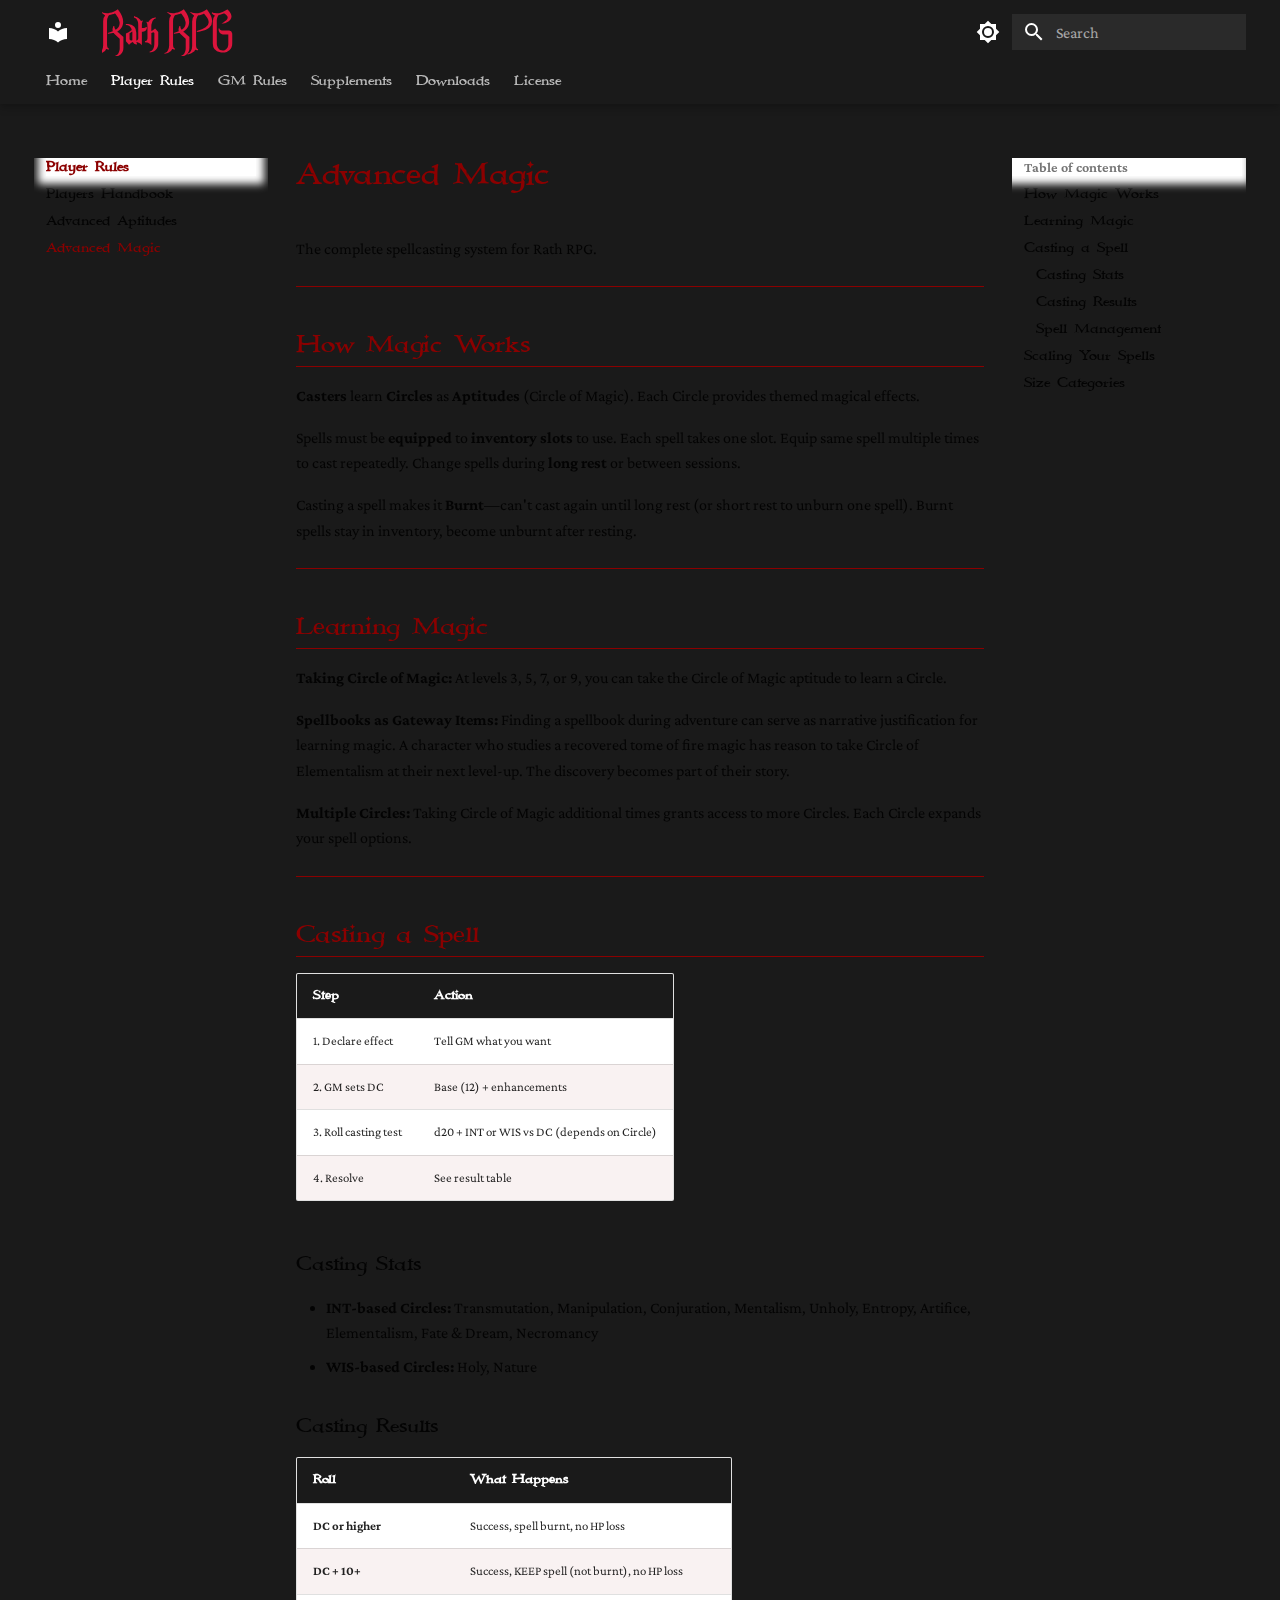
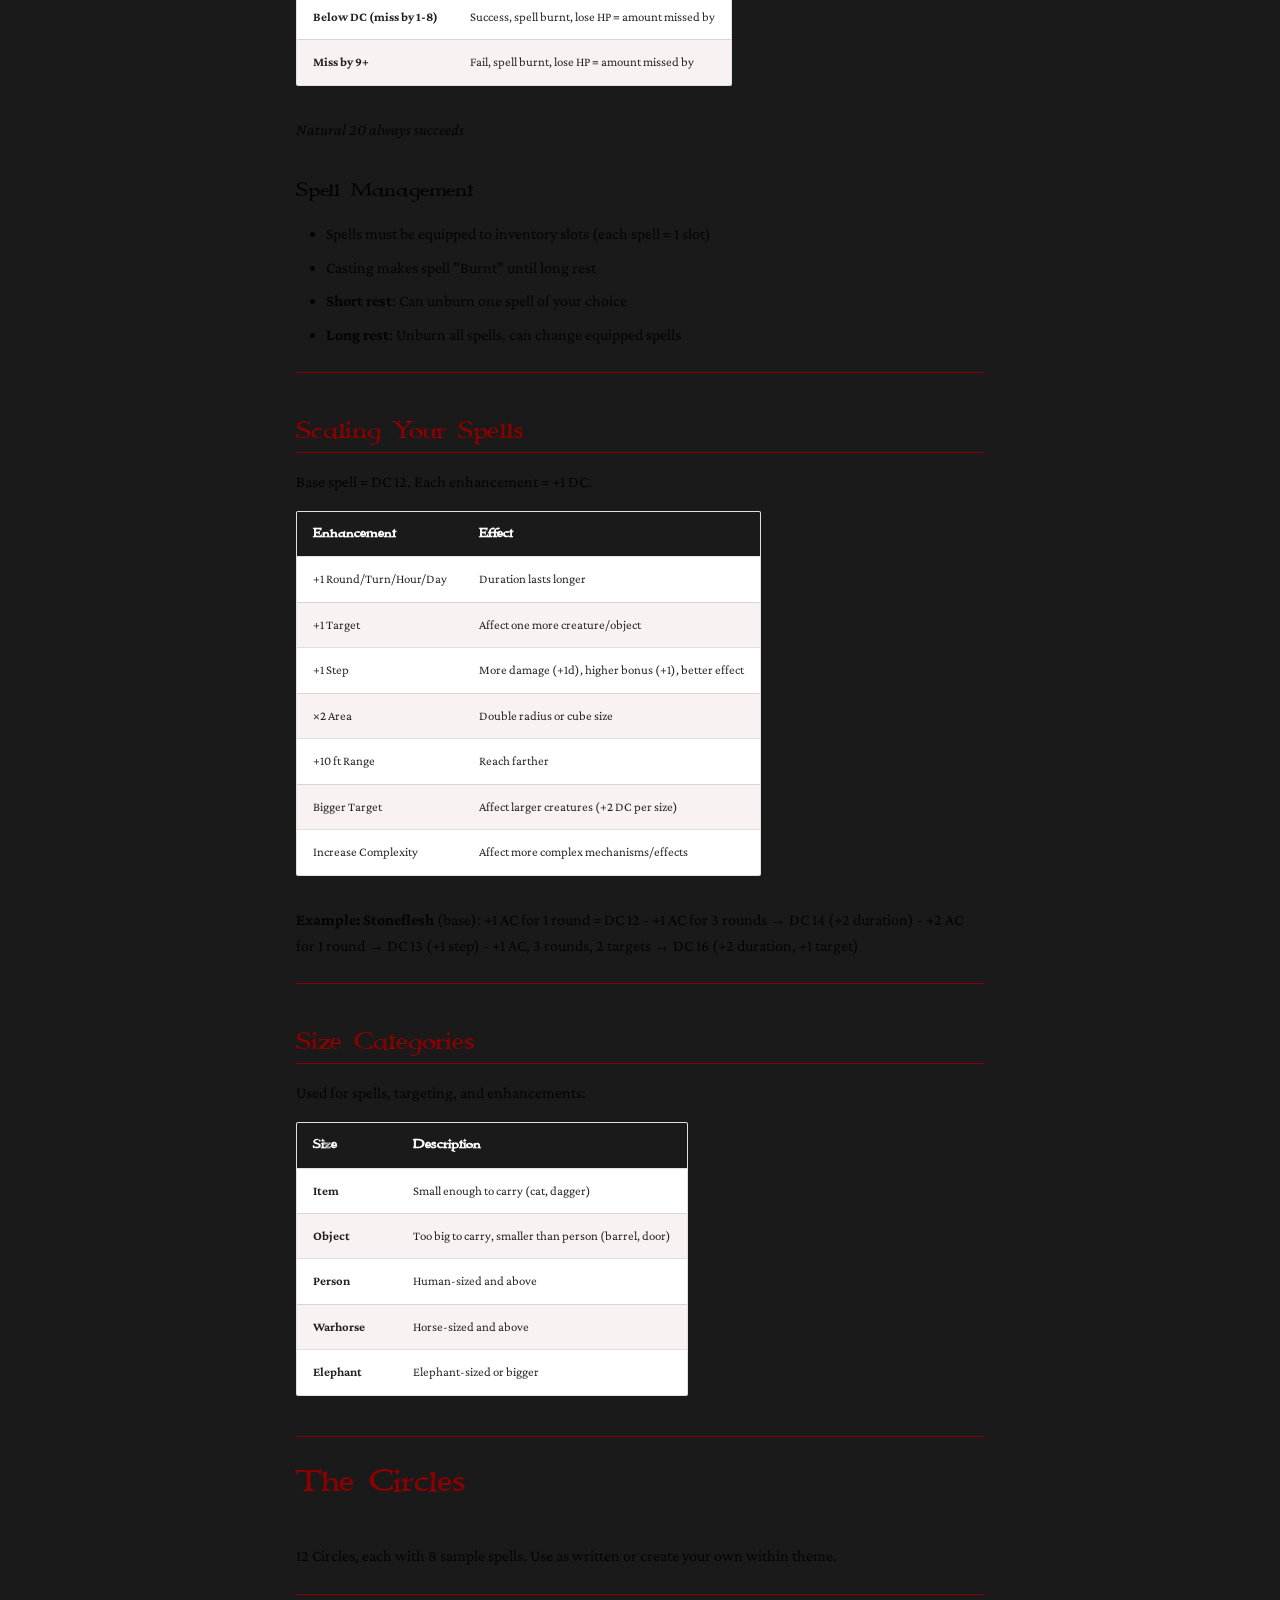
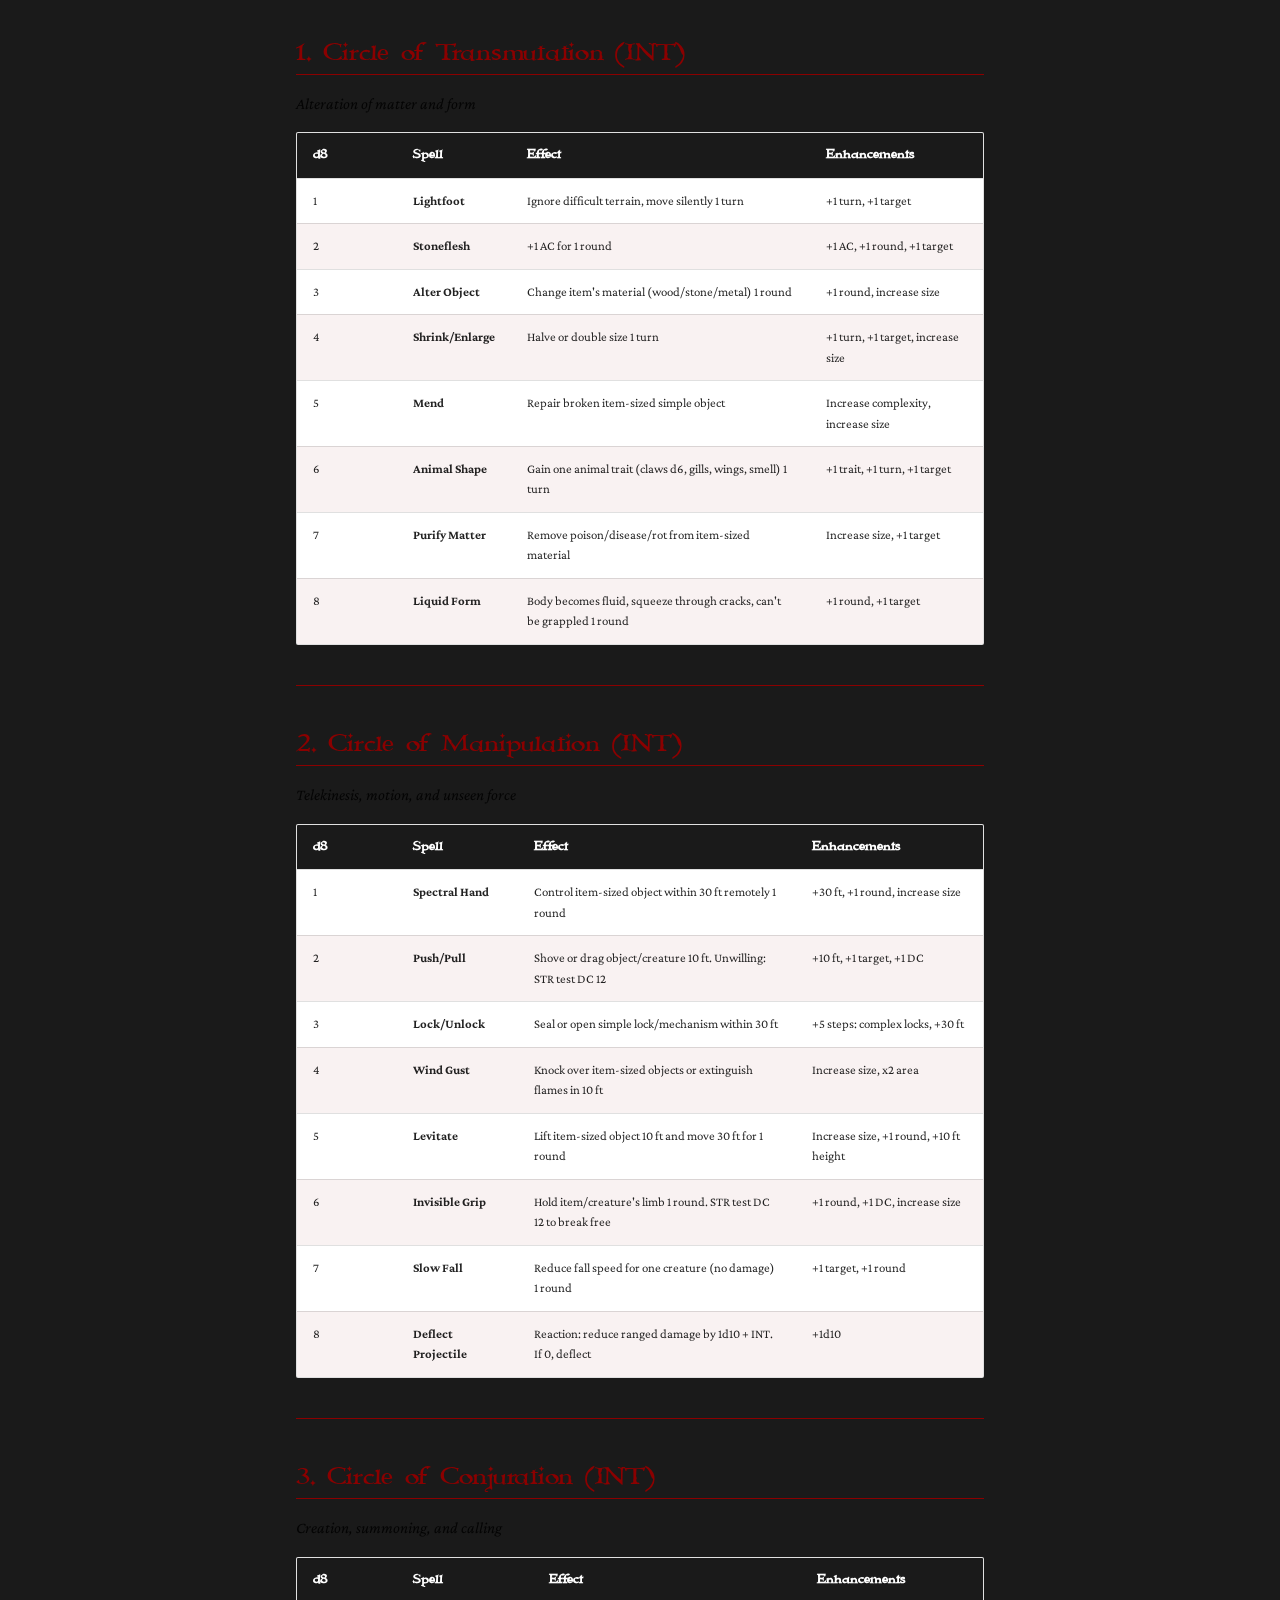
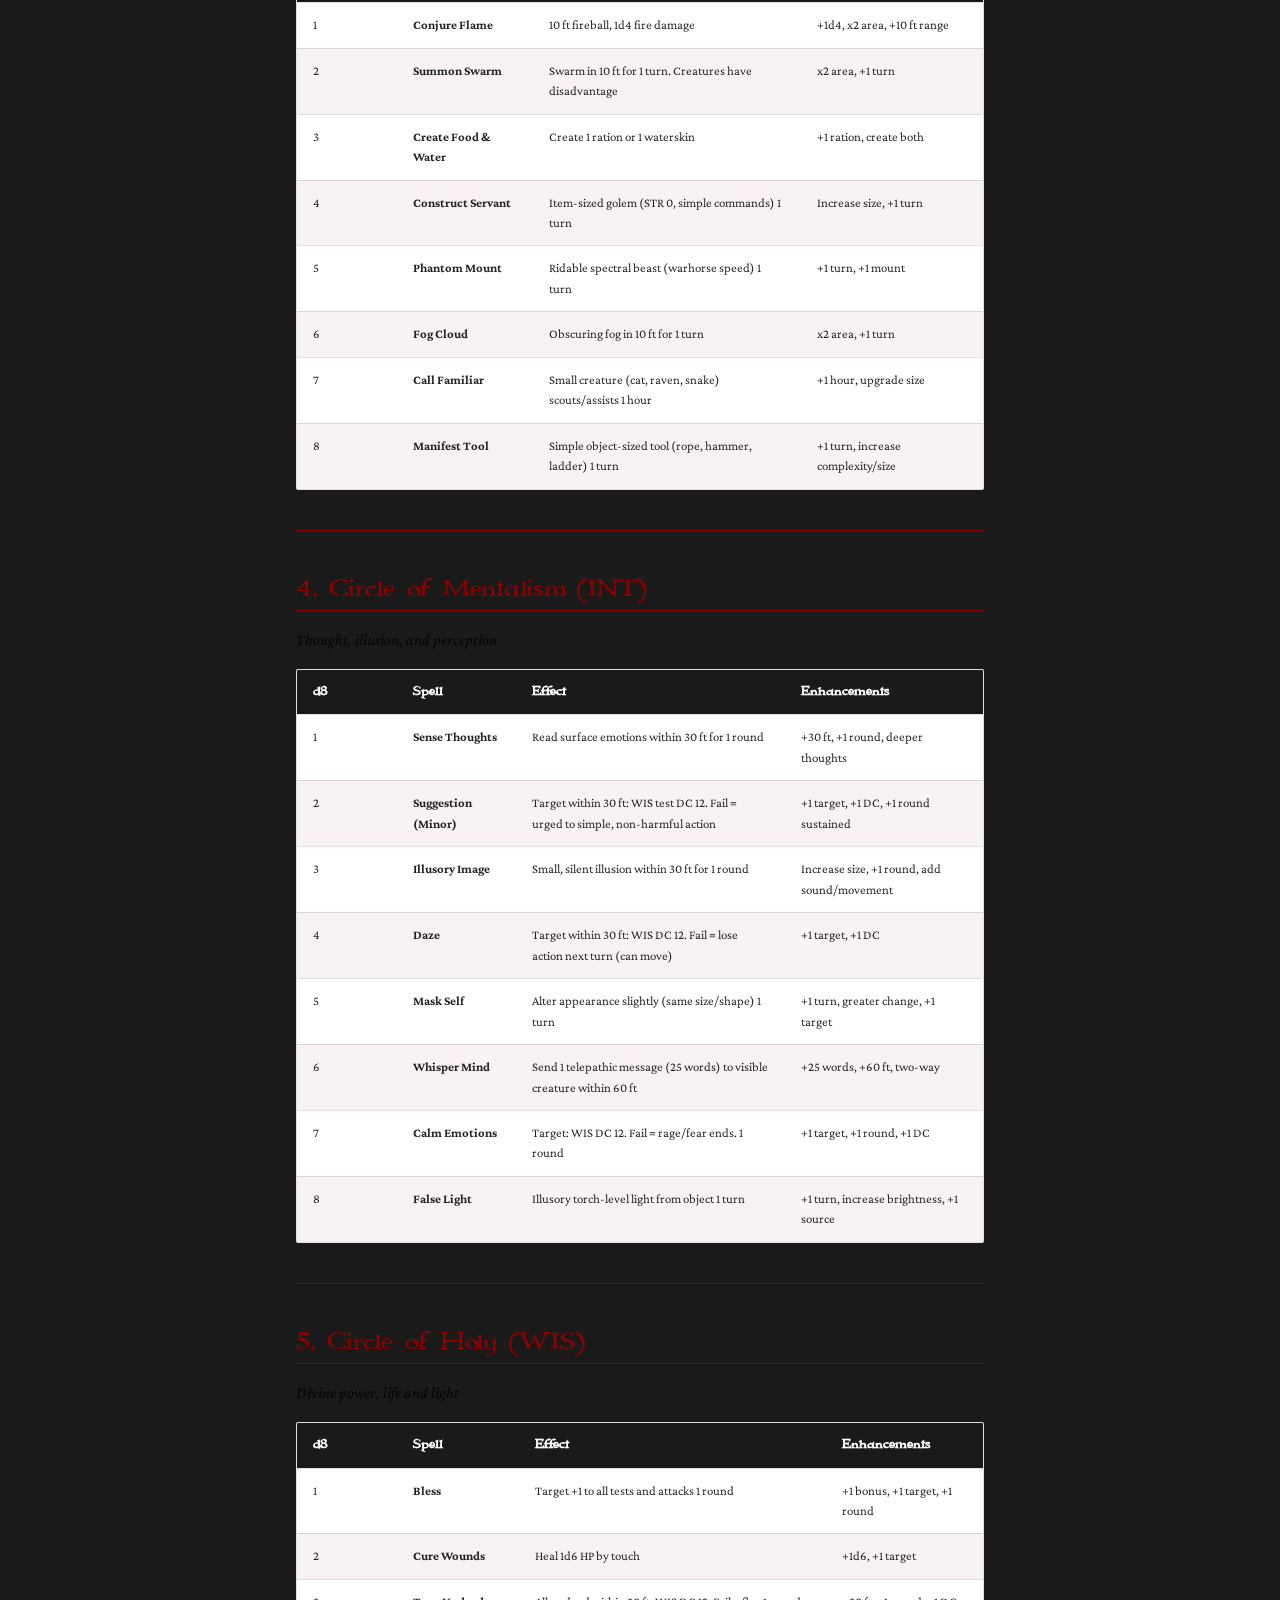
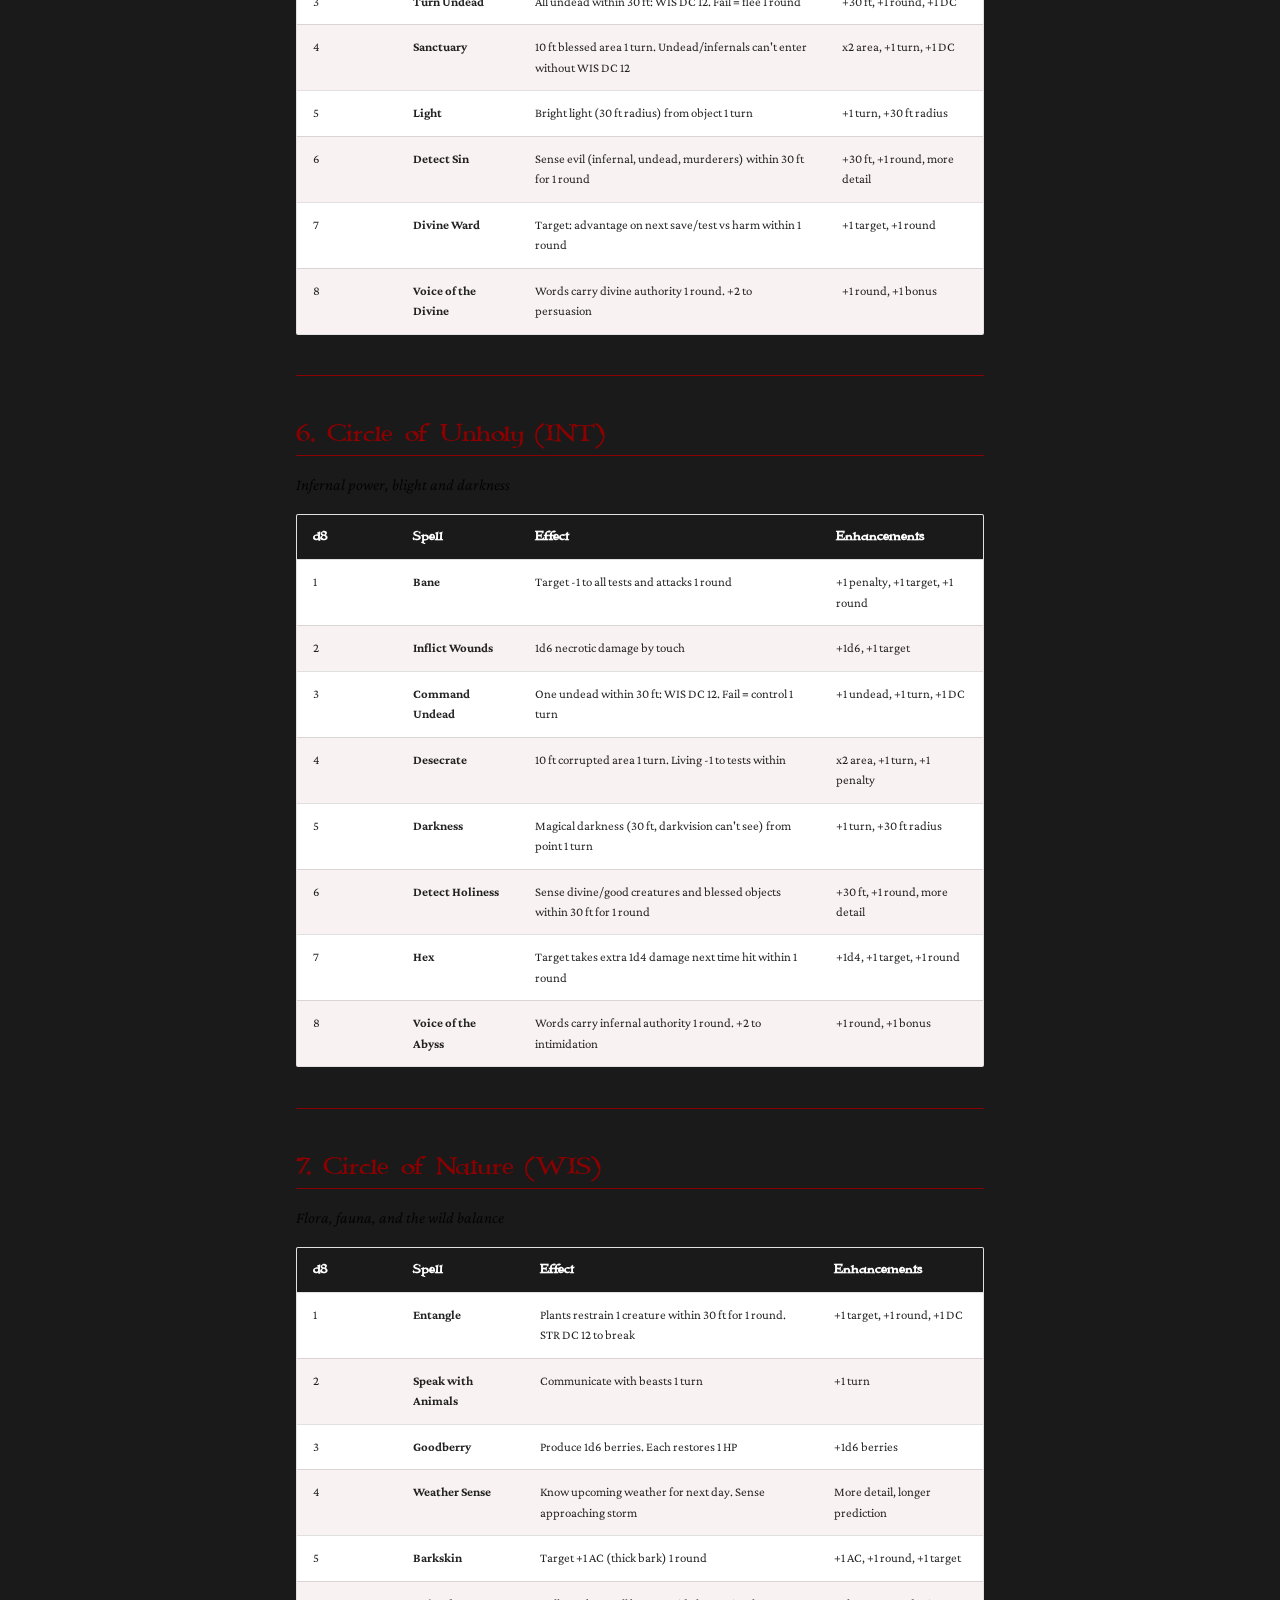
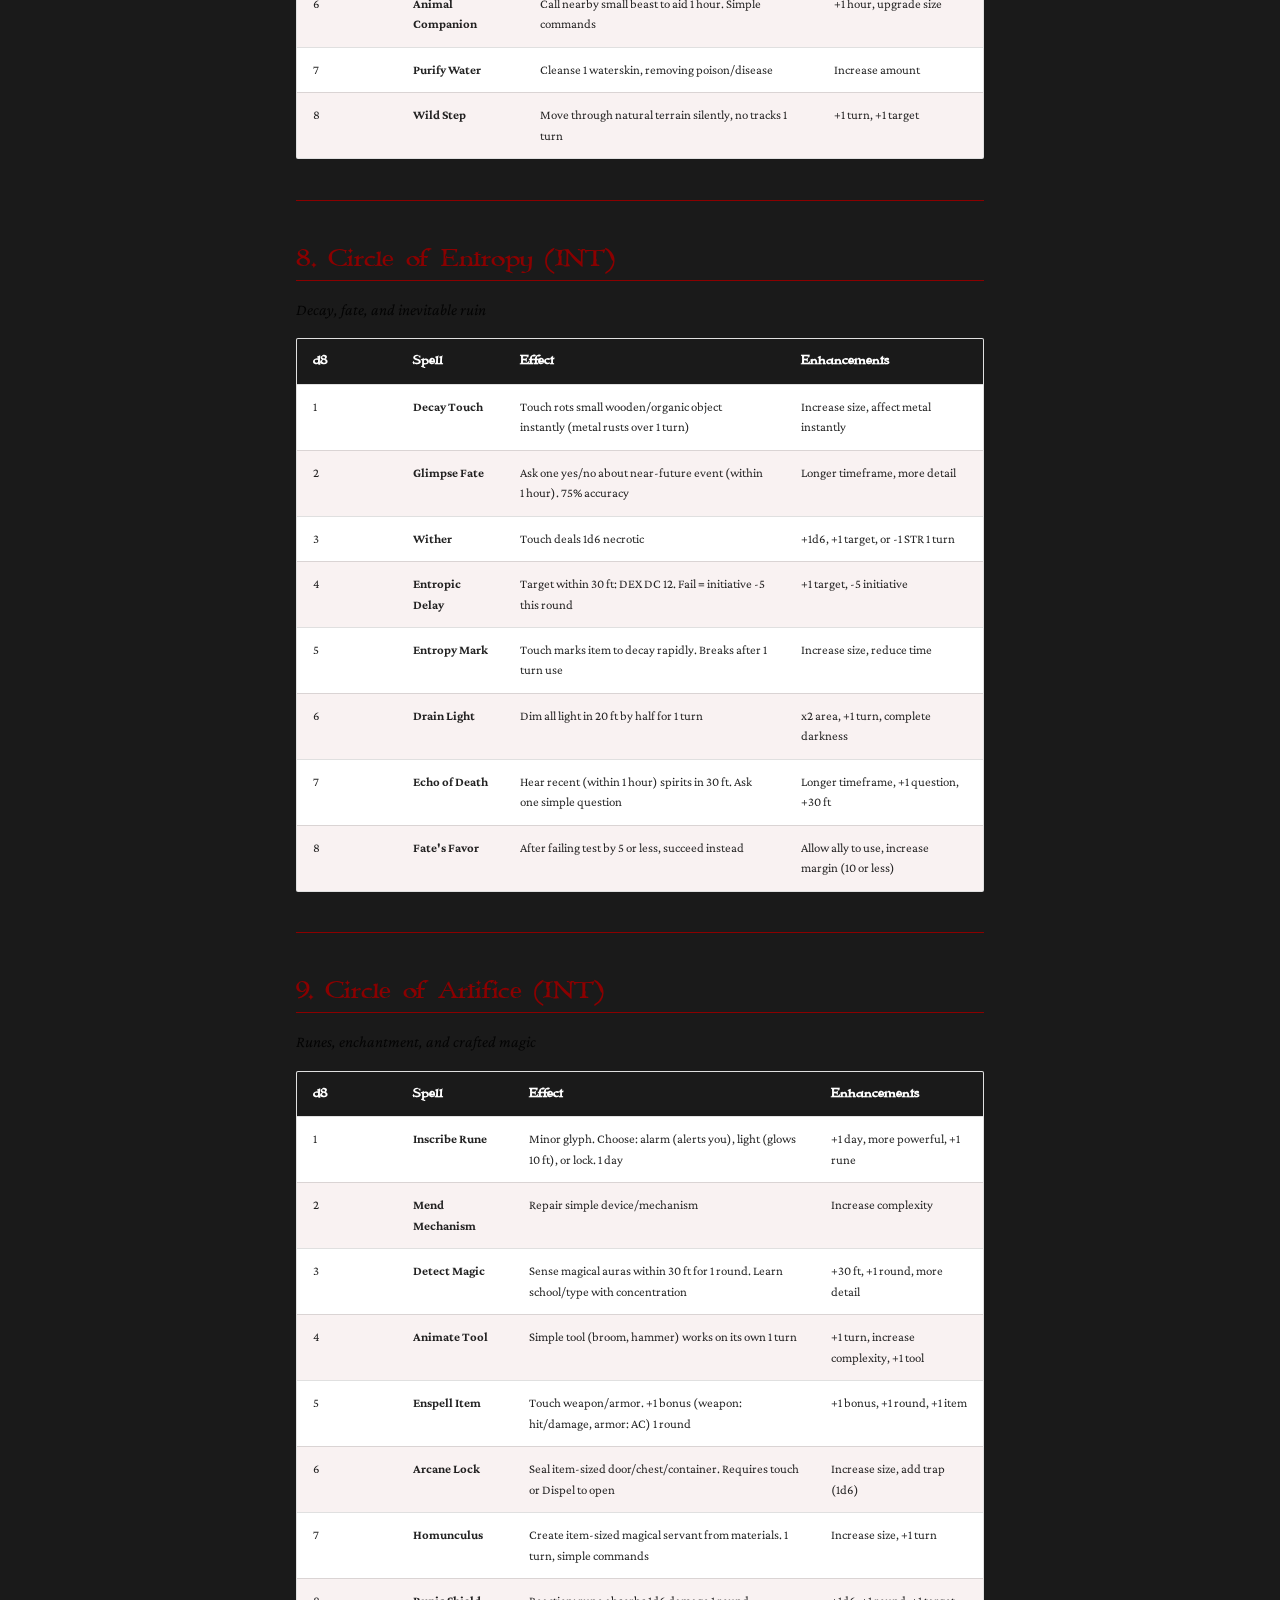
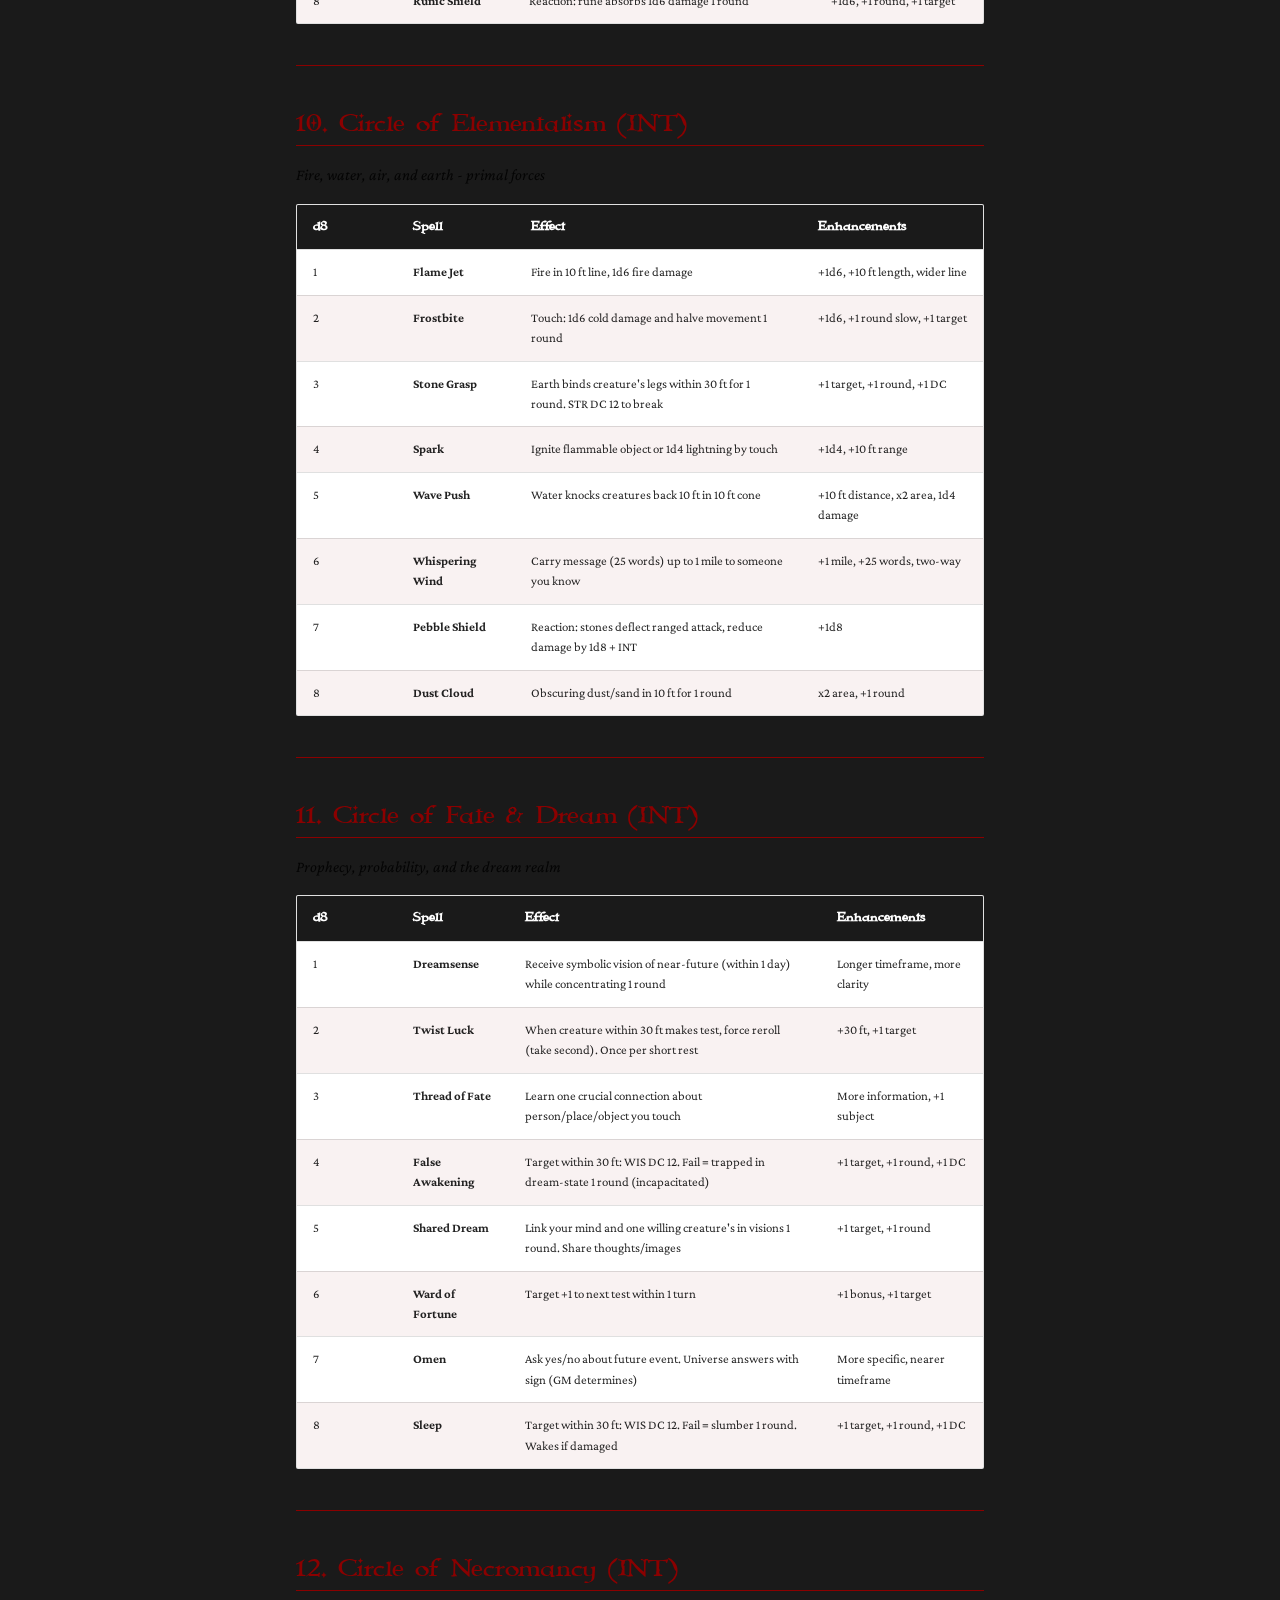
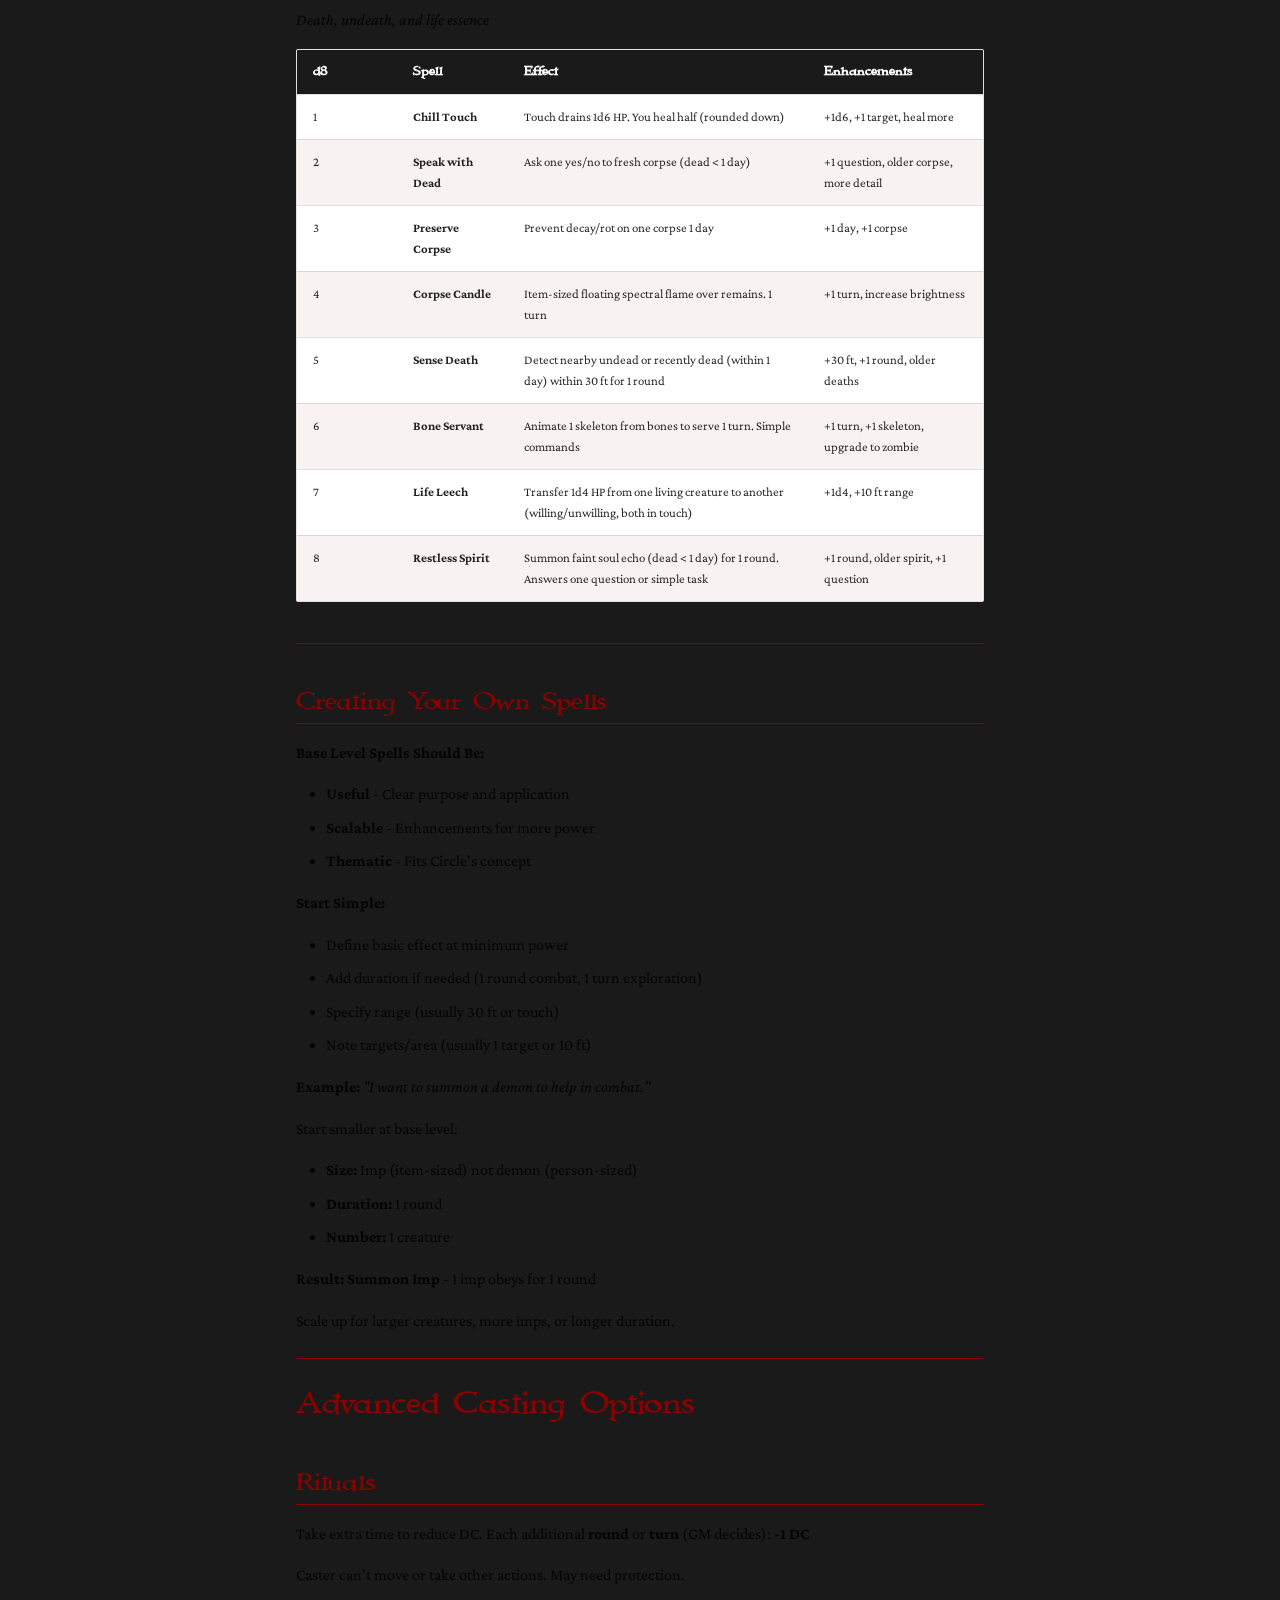
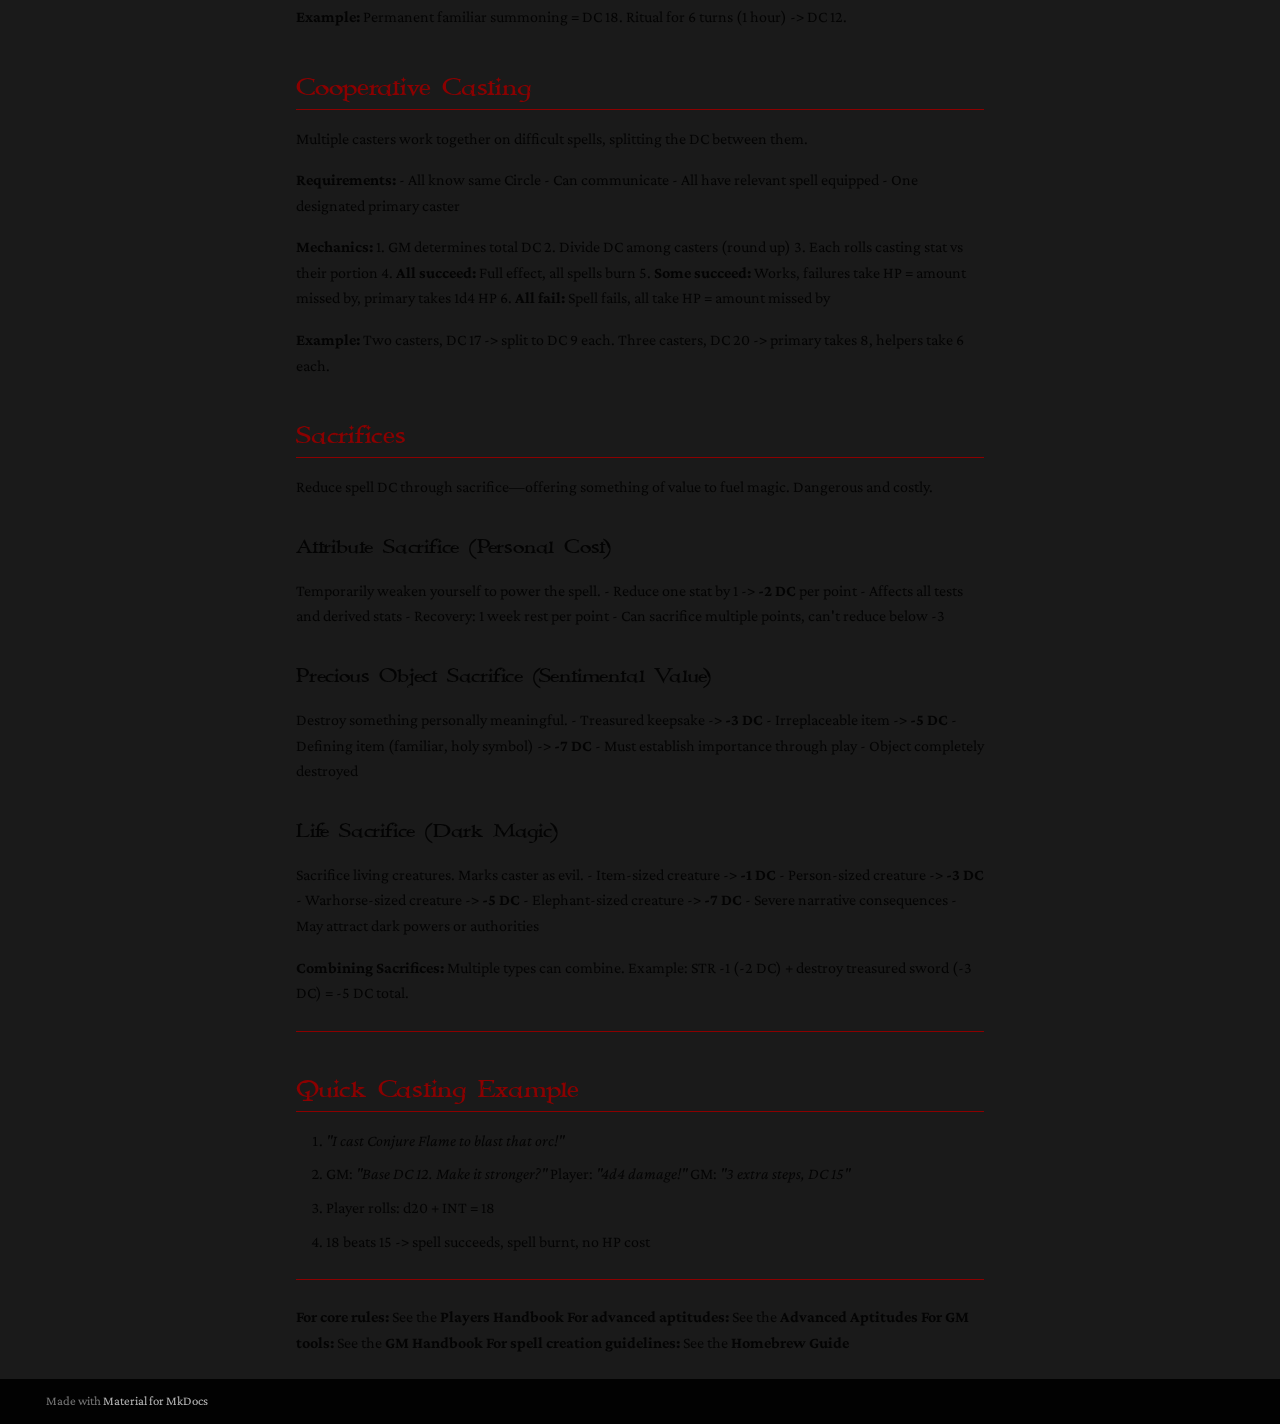
<file: Advanced Magic/index.html>
<!doctype html>
<html lang="en" class="no-js">
  <head>
    
      <meta charset="utf-8">
      <meta name="viewport" content="width=device-width,initial-scale=1">
      
        <meta name="description" content="A tabletop RPG system based on Knave">
      
      
      
        <link rel="canonical" href="https://rathrpg.github.io/rath-rpg/Advanced%20Magic/">
      
      
        <link rel="prev" href="../Advanced%20Aptitudes/">
      
      
        <link rel="next" href="../GM%20Handbook/">
      
      
        
      
      
      <link rel="icon" href="../assets/images/favicon.png">
      <meta name="generator" content="mkdocs-1.6.1, mkdocs-material-9.7.1">
    
    
      
        <title>Advanced Magic - Rath RPG</title>
      
    
    
      <link rel="stylesheet" href="../assets/stylesheets/main.484c7ddc.min.css">
      
        
        <link rel="stylesheet" href="../assets/stylesheets/palette.ab4e12ef.min.css">
      
      


    
    
      
    
    
      
        
        
        <link rel="preconnect" href="https://fonts.gstatic.com" crossorigin>
        <link rel="stylesheet" href="https://fonts.googleapis.com/css?family=Crimson+Pro:300,300i,400,400i,700,700i%7CRoboto+Mono:400,400i,700,700i&display=fallback">
        <style>:root{--md-text-font:"Crimson Pro";--md-code-font:"Roboto Mono"}</style>
      
    
    
      <link rel="stylesheet" href="../stylesheets/extra.css">
    
    <script>__md_scope=new URL("..",location),__md_hash=e=>[...e].reduce(((e,_)=>(e<<5)-e+_.charCodeAt(0)),0),__md_get=(e,_=localStorage,t=__md_scope)=>JSON.parse(_.getItem(t.pathname+"."+e)),__md_set=(e,_,t=localStorage,a=__md_scope)=>{try{t.setItem(a.pathname+"."+e,JSON.stringify(_))}catch(e){}}</script>
    
      

    
    
  </head>
  
  
    
    
      
    
    
    
    
    <body dir="ltr" data-md-color-scheme="default" data-md-color-primary="deep-orange" data-md-color-accent="orange">
  
    
    <input class="md-toggle" data-md-toggle="drawer" type="checkbox" id="__drawer" autocomplete="off">
    <input class="md-toggle" data-md-toggle="search" type="checkbox" id="__search" autocomplete="off">
    <label class="md-overlay" for="__drawer"></label>
    <div data-md-component="skip">
      
        
        <a href="#advanced-magic" class="md-skip">
          Skip to content
        </a>
      
    </div>
    <div data-md-component="announce">
      
    </div>
    
    
      

  

<header class="md-header md-header--shadow md-header--lifted" data-md-component="header">
  <nav class="md-header__inner md-grid" aria-label="Header">
    <a href=".." title="Rath RPG" class="md-header__button md-logo" aria-label="Rath RPG" data-md-component="logo">
      
  
  <svg xmlns="http://www.w3.org/2000/svg" viewBox="0 0 24 24"><path d="M12 8a3 3 0 0 0 3-3 3 3 0 0 0-3-3 3 3 0 0 0-3 3 3 3 0 0 0 3 3m0 3.54C9.64 9.35 6.5 8 3 8v11c3.5 0 6.64 1.35 9 3.54 2.36-2.19 5.5-3.54 9-3.54V8c-3.5 0-6.64 1.35-9 3.54"/></svg>

    </a>
    <label class="md-header__button md-icon" for="__drawer">
      
      <svg xmlns="http://www.w3.org/2000/svg" viewBox="0 0 24 24"><path d="M3 6h18v2H3zm0 5h18v2H3zm0 5h18v2H3z"/></svg>
    </label>
    <div class="md-header__title" data-md-component="header-title">
      <div class="md-header__ellipsis">
        <div class="md-header__topic">
          <span class="md-ellipsis">
            Rath RPG
          </span>
        </div>
        <div class="md-header__topic" data-md-component="header-topic">
          <span class="md-ellipsis">
            
              Advanced Magic
            
          </span>
        </div>
      </div>
    </div>
    
      
        <form class="md-header__option" data-md-component="palette">
  
    
    
    
    <input class="md-option" data-md-color-media="" data-md-color-scheme="default" data-md-color-primary="deep-orange" data-md-color-accent="orange"  aria-label="Switch to dark mode"  type="radio" name="__palette" id="__palette_0">
    
      <label class="md-header__button md-icon" title="Switch to dark mode" for="__palette_1" hidden>
        <svg xmlns="http://www.w3.org/2000/svg" viewBox="0 0 24 24"><path d="M12 8a4 4 0 0 0-4 4 4 4 0 0 0 4 4 4 4 0 0 0 4-4 4 4 0 0 0-4-4m0 10a6 6 0 0 1-6-6 6 6 0 0 1 6-6 6 6 0 0 1 6 6 6 6 0 0 1-6 6m8-9.31V4h-4.69L12 .69 8.69 4H4v4.69L.69 12 4 15.31V20h4.69L12 23.31 15.31 20H20v-4.69L23.31 12z"/></svg>
      </label>
    
  
    
    
    
    <input class="md-option" data-md-color-media="" data-md-color-scheme="slate" data-md-color-primary="deep-orange" data-md-color-accent="orange"  aria-label="Switch to light mode"  type="radio" name="__palette" id="__palette_1">
    
      <label class="md-header__button md-icon" title="Switch to light mode" for="__palette_0" hidden>
        <svg xmlns="http://www.w3.org/2000/svg" viewBox="0 0 24 24"><path d="M12 18c-.89 0-1.74-.2-2.5-.55C11.56 16.5 13 14.42 13 12s-1.44-4.5-3.5-5.45C10.26 6.2 11.11 6 12 6a6 6 0 0 1 6 6 6 6 0 0 1-6 6m8-9.31V4h-4.69L12 .69 8.69 4H4v4.69L.69 12 4 15.31V20h4.69L12 23.31 15.31 20H20v-4.69L23.31 12z"/></svg>
      </label>
    
  
</form>
      
    
    
      <script>var palette=__md_get("__palette");if(palette&&palette.color){if("(prefers-color-scheme)"===palette.color.media){var media=matchMedia("(prefers-color-scheme: light)"),input=document.querySelector(media.matches?"[data-md-color-media='(prefers-color-scheme: light)']":"[data-md-color-media='(prefers-color-scheme: dark)']");palette.color.media=input.getAttribute("data-md-color-media"),palette.color.scheme=input.getAttribute("data-md-color-scheme"),palette.color.primary=input.getAttribute("data-md-color-primary"),palette.color.accent=input.getAttribute("data-md-color-accent")}for(var[key,value]of Object.entries(palette.color))document.body.setAttribute("data-md-color-"+key,value)}</script>
    
    
    
      
      
        <label class="md-header__button md-icon" for="__search">
          
          <svg xmlns="http://www.w3.org/2000/svg" viewBox="0 0 24 24"><path d="M9.5 3A6.5 6.5 0 0 1 16 9.5c0 1.61-.59 3.09-1.56 4.23l.27.27h.79l5 5-1.5 1.5-5-5v-.79l-.27-.27A6.52 6.52 0 0 1 9.5 16 6.5 6.5 0 0 1 3 9.5 6.5 6.5 0 0 1 9.5 3m0 2C7 5 5 7 5 9.5S7 14 9.5 14 14 12 14 9.5 12 5 9.5 5"/></svg>
        </label>
        <div class="md-search" data-md-component="search" role="dialog">
  <label class="md-search__overlay" for="__search"></label>
  <div class="md-search__inner" role="search">
    <form class="md-search__form" name="search">
      <input type="text" class="md-search__input" name="query" aria-label="Search" placeholder="Search" autocapitalize="off" autocorrect="off" autocomplete="off" spellcheck="false" data-md-component="search-query" required>
      <label class="md-search__icon md-icon" for="__search">
        
        <svg xmlns="http://www.w3.org/2000/svg" viewBox="0 0 24 24"><path d="M9.5 3A6.5 6.5 0 0 1 16 9.5c0 1.61-.59 3.09-1.56 4.23l.27.27h.79l5 5-1.5 1.5-5-5v-.79l-.27-.27A6.52 6.52 0 0 1 9.5 16 6.5 6.5 0 0 1 3 9.5 6.5 6.5 0 0 1 9.5 3m0 2C7 5 5 7 5 9.5S7 14 9.5 14 14 12 14 9.5 12 5 9.5 5"/></svg>
        
        <svg xmlns="http://www.w3.org/2000/svg" viewBox="0 0 24 24"><path d="M20 11v2H8l5.5 5.5-1.42 1.42L4.16 12l7.92-7.92L13.5 5.5 8 11z"/></svg>
      </label>
      <nav class="md-search__options" aria-label="Search">
        
        <button type="reset" class="md-search__icon md-icon" title="Clear" aria-label="Clear" tabindex="-1">
          
          <svg xmlns="http://www.w3.org/2000/svg" viewBox="0 0 24 24"><path d="M19 6.41 17.59 5 12 10.59 6.41 5 5 6.41 10.59 12 5 17.59 6.41 19 12 13.41 17.59 19 19 17.59 13.41 12z"/></svg>
        </button>
      </nav>
      
    </form>
    <div class="md-search__output">
      <div class="md-search__scrollwrap" tabindex="0" data-md-scrollfix>
        <div class="md-search-result" data-md-component="search-result">
          <div class="md-search-result__meta">
            Initializing search
          </div>
          <ol class="md-search-result__list" role="presentation"></ol>
        </div>
      </div>
    </div>
  </div>
</div>
      
    
    
  </nav>
  
    
      
<nav class="md-tabs" aria-label="Tabs" data-md-component="tabs">
  <div class="md-grid">
    <ul class="md-tabs__list">
      
        
  
  
  
  
    <li class="md-tabs__item">
      <a href=".." class="md-tabs__link">
        
  
  
    
  
  Home

      </a>
    </li>
  

      
        
  
  
  
    
  
  
    
    
      <li class="md-tabs__item md-tabs__item--active">
        <a href="../Players%20Handbook/" class="md-tabs__link">
          
  
  
  Player Rules

        </a>
      </li>
    
  

      
        
  
  
  
  
    
    
      <li class="md-tabs__item">
        <a href="../GM%20Handbook/" class="md-tabs__link">
          
  
  
  GM Rules

        </a>
      </li>
    
  

      
        
  
  
  
  
    
    
      <li class="md-tabs__item">
        <a href="../Homebrew%20Guide/" class="md-tabs__link">
          
  
  
  Supplements

        </a>
      </li>
    
  

      
        
  
  
  
  
    <li class="md-tabs__item">
      <a href="../downloads/" class="md-tabs__link">
        
  
  
    
  
  Downloads

      </a>
    </li>
  

      
        
  
  
  
  
    <li class="md-tabs__item">
      <a href="../License%20and%20Attribution/" class="md-tabs__link">
        
  
  
    
  
  License

      </a>
    </li>
  

      
    </ul>
  </div>
</nav>
    
  
</header>
    
    <div class="md-container" data-md-component="container">
      
      
        
      
      <main class="md-main" data-md-component="main">
        <div class="md-main__inner md-grid">
          
            
              
              <div class="md-sidebar md-sidebar--primary" data-md-component="sidebar" data-md-type="navigation" >
                <div class="md-sidebar__scrollwrap">
                  <div class="md-sidebar__inner">
                    


  


<nav class="md-nav md-nav--primary md-nav--lifted" aria-label="Navigation" data-md-level="0">
  <label class="md-nav__title" for="__drawer">
    <a href=".." title="Rath RPG" class="md-nav__button md-logo" aria-label="Rath RPG" data-md-component="logo">
      
  
  <svg xmlns="http://www.w3.org/2000/svg" viewBox="0 0 24 24"><path d="M12 8a3 3 0 0 0 3-3 3 3 0 0 0-3-3 3 3 0 0 0-3 3 3 3 0 0 0 3 3m0 3.54C9.64 9.35 6.5 8 3 8v11c3.5 0 6.64 1.35 9 3.54 2.36-2.19 5.5-3.54 9-3.54V8c-3.5 0-6.64 1.35-9 3.54"/></svg>

    </a>
    Rath RPG
  </label>
  
  <ul class="md-nav__list" data-md-scrollfix>
    
      
      
  
  
  
  
    <li class="md-nav__item">
      <a href=".." class="md-nav__link">
        
  
  
  <span class="md-ellipsis">
    
  
    Home
  

    
  </span>
  
  

      </a>
    </li>
  

    
      
      
  
  
    
  
  
  
    
    
    
    
      
        
        
      
      
        
      
    
    
    <li class="md-nav__item md-nav__item--active md-nav__item--section md-nav__item--nested">
      
        
        
        <input class="md-nav__toggle md-toggle " type="checkbox" id="__nav_2" checked>
        
          
          <label class="md-nav__link" for="__nav_2" id="__nav_2_label" tabindex="">
            
  
  
  <span class="md-ellipsis">
    
  
    Player Rules
  

    
  </span>
  
  

            <span class="md-nav__icon md-icon"></span>
          </label>
        
        <nav class="md-nav" data-md-level="1" aria-labelledby="__nav_2_label" aria-expanded="true">
          <label class="md-nav__title" for="__nav_2">
            <span class="md-nav__icon md-icon"></span>
            
  
    Player Rules
  

          </label>
          <ul class="md-nav__list" data-md-scrollfix>
            
              
                
  
  
  
  
    <li class="md-nav__item">
      <a href="../Players%20Handbook/" class="md-nav__link">
        
  
  
  <span class="md-ellipsis">
    
  
    Players Handbook
  

    
  </span>
  
  

      </a>
    </li>
  

              
            
              
                
  
  
  
  
    <li class="md-nav__item">
      <a href="../Advanced%20Aptitudes/" class="md-nav__link">
        
  
  
  <span class="md-ellipsis">
    
  
    Advanced Aptitudes
  

    
  </span>
  
  

      </a>
    </li>
  

              
            
              
                
  
  
    
  
  
  
    <li class="md-nav__item md-nav__item--active">
      
      <input class="md-nav__toggle md-toggle" type="checkbox" id="__toc">
      
      
        
      
      
        <label class="md-nav__link md-nav__link--active" for="__toc">
          
  
  
  <span class="md-ellipsis">
    
  
    Advanced Magic
  

    
  </span>
  
  

          <span class="md-nav__icon md-icon"></span>
        </label>
      
      <a href="./" class="md-nav__link md-nav__link--active">
        
  
  
  <span class="md-ellipsis">
    
  
    Advanced Magic
  

    
  </span>
  
  

      </a>
      
        

<nav class="md-nav md-nav--secondary" aria-label="Table of contents">
  
  
  
    
  
  
    <label class="md-nav__title" for="__toc">
      <span class="md-nav__icon md-icon"></span>
      Table of contents
    </label>
    <ul class="md-nav__list" data-md-component="toc" data-md-scrollfix>
      
        <li class="md-nav__item">
  <a href="#how-magic-works" class="md-nav__link">
    <span class="md-ellipsis">
      
        How Magic Works
      
    </span>
  </a>
  
</li>
      
        <li class="md-nav__item">
  <a href="#learning-magic" class="md-nav__link">
    <span class="md-ellipsis">
      
        Learning Magic
      
    </span>
  </a>
  
</li>
      
        <li class="md-nav__item">
  <a href="#casting-a-spell" class="md-nav__link">
    <span class="md-ellipsis">
      
        Casting a Spell
      
    </span>
  </a>
  
    <nav class="md-nav" aria-label="Casting a Spell">
      <ul class="md-nav__list">
        
          <li class="md-nav__item">
  <a href="#casting-stats" class="md-nav__link">
    <span class="md-ellipsis">
      
        Casting Stats
      
    </span>
  </a>
  
</li>
        
          <li class="md-nav__item">
  <a href="#casting-results" class="md-nav__link">
    <span class="md-ellipsis">
      
        Casting Results
      
    </span>
  </a>
  
</li>
        
          <li class="md-nav__item">
  <a href="#spell-management" class="md-nav__link">
    <span class="md-ellipsis">
      
        Spell Management
      
    </span>
  </a>
  
</li>
        
      </ul>
    </nav>
  
</li>
      
        <li class="md-nav__item">
  <a href="#scaling-your-spells" class="md-nav__link">
    <span class="md-ellipsis">
      
        Scaling Your Spells
      
    </span>
  </a>
  
</li>
      
        <li class="md-nav__item">
  <a href="#size-categories" class="md-nav__link">
    <span class="md-ellipsis">
      
        Size Categories
      
    </span>
  </a>
  
</li>
      
    </ul>
  
</nav>
      
    </li>
  

              
            
          </ul>
        </nav>
      
    </li>
  

    
      
      
  
  
  
  
    
    
    
    
      
      
        
      
    
    
    <li class="md-nav__item md-nav__item--nested">
      
        
        
          
        
        <input class="md-nav__toggle md-toggle md-toggle--indeterminate" type="checkbox" id="__nav_3" >
        
          
          <label class="md-nav__link" for="__nav_3" id="__nav_3_label" tabindex="0">
            
  
  
  <span class="md-ellipsis">
    
  
    GM Rules
  

    
  </span>
  
  

            <span class="md-nav__icon md-icon"></span>
          </label>
        
        <nav class="md-nav" data-md-level="1" aria-labelledby="__nav_3_label" aria-expanded="false">
          <label class="md-nav__title" for="__nav_3">
            <span class="md-nav__icon md-icon"></span>
            
  
    GM Rules
  

          </label>
          <ul class="md-nav__list" data-md-scrollfix>
            
              
                
  
  
  
  
    <li class="md-nav__item">
      <a href="../GM%20Handbook/" class="md-nav__link">
        
  
  
  <span class="md-ellipsis">
    
  
    GM Handbook
  

    
  </span>
  
  

      </a>
    </li>
  

              
            
          </ul>
        </nav>
      
    </li>
  

    
      
      
  
  
  
  
    
    
    
    
      
      
        
      
    
    
    <li class="md-nav__item md-nav__item--nested">
      
        
        
          
        
        <input class="md-nav__toggle md-toggle md-toggle--indeterminate" type="checkbox" id="__nav_4" >
        
          
          <label class="md-nav__link" for="__nav_4" id="__nav_4_label" tabindex="0">
            
  
  
  <span class="md-ellipsis">
    
  
    Supplements
  

    
  </span>
  
  

            <span class="md-nav__icon md-icon"></span>
          </label>
        
        <nav class="md-nav" data-md-level="1" aria-labelledby="__nav_4_label" aria-expanded="false">
          <label class="md-nav__title" for="__nav_4">
            <span class="md-nav__icon md-icon"></span>
            
  
    Supplements
  

          </label>
          <ul class="md-nav__list" data-md-scrollfix>
            
              
                
  
  
  
  
    <li class="md-nav__item">
      <a href="../Homebrew%20Guide/" class="md-nav__link">
        
  
  
  <span class="md-ellipsis">
    
  
    Homebrew Guide
  

    
  </span>
  
  

      </a>
    </li>
  

              
            
          </ul>
        </nav>
      
    </li>
  

    
      
      
  
  
  
  
    <li class="md-nav__item">
      <a href="../downloads/" class="md-nav__link">
        
  
  
  <span class="md-ellipsis">
    
  
    Downloads
  

    
  </span>
  
  

      </a>
    </li>
  

    
      
      
  
  
  
  
    <li class="md-nav__item">
      <a href="../License%20and%20Attribution/" class="md-nav__link">
        
  
  
  <span class="md-ellipsis">
    
  
    License
  

    
  </span>
  
  

      </a>
    </li>
  

    
  </ul>
</nav>
                  </div>
                </div>
              </div>
            
            
              
              <div class="md-sidebar md-sidebar--secondary" data-md-component="sidebar" data-md-type="toc" >
                <div class="md-sidebar__scrollwrap">
                  <div class="md-sidebar__inner">
                    

<nav class="md-nav md-nav--secondary" aria-label="Table of contents">
  
  
  
    
  
  
    <label class="md-nav__title" for="__toc">
      <span class="md-nav__icon md-icon"></span>
      Table of contents
    </label>
    <ul class="md-nav__list" data-md-component="toc" data-md-scrollfix>
      
        <li class="md-nav__item">
  <a href="#how-magic-works" class="md-nav__link">
    <span class="md-ellipsis">
      
        How Magic Works
      
    </span>
  </a>
  
</li>
      
        <li class="md-nav__item">
  <a href="#learning-magic" class="md-nav__link">
    <span class="md-ellipsis">
      
        Learning Magic
      
    </span>
  </a>
  
</li>
      
        <li class="md-nav__item">
  <a href="#casting-a-spell" class="md-nav__link">
    <span class="md-ellipsis">
      
        Casting a Spell
      
    </span>
  </a>
  
    <nav class="md-nav" aria-label="Casting a Spell">
      <ul class="md-nav__list">
        
          <li class="md-nav__item">
  <a href="#casting-stats" class="md-nav__link">
    <span class="md-ellipsis">
      
        Casting Stats
      
    </span>
  </a>
  
</li>
        
          <li class="md-nav__item">
  <a href="#casting-results" class="md-nav__link">
    <span class="md-ellipsis">
      
        Casting Results
      
    </span>
  </a>
  
</li>
        
          <li class="md-nav__item">
  <a href="#spell-management" class="md-nav__link">
    <span class="md-ellipsis">
      
        Spell Management
      
    </span>
  </a>
  
</li>
        
      </ul>
    </nav>
  
</li>
      
        <li class="md-nav__item">
  <a href="#scaling-your-spells" class="md-nav__link">
    <span class="md-ellipsis">
      
        Scaling Your Spells
      
    </span>
  </a>
  
</li>
      
        <li class="md-nav__item">
  <a href="#size-categories" class="md-nav__link">
    <span class="md-ellipsis">
      
        Size Categories
      
    </span>
  </a>
  
</li>
      
    </ul>
  
</nav>
                  </div>
                </div>
              </div>
            
          
          
            <div class="md-content" data-md-component="content">
              
              <article class="md-content__inner md-typeset">
                
                  



<h1 id="advanced-magic">Advanced Magic<a class="headerlink" href="#advanced-magic" title="Permanent link">&para;</a></h1>
<p>The complete spellcasting system for Rath RPG.</p>
<hr />
<h2 id="how-magic-works">How Magic Works<a class="headerlink" href="#how-magic-works" title="Permanent link">&para;</a></h2>
<p><strong>Casters</strong> learn <strong>Circles</strong> as <strong>Aptitudes</strong> (Circle of Magic). Each Circle provides themed magical effects.</p>
<p>Spells must be <strong>equipped</strong> to <strong>inventory slots</strong> to use. Each spell takes one slot. Equip same spell multiple times to cast repeatedly. Change spells during <strong>long rest</strong> or between sessions.</p>
<p>Casting a spell makes it <strong>Burnt</strong>—can't cast again until long rest (or short rest to unburn one spell). Burnt spells stay in inventory, become unburnt after resting.</p>
<hr />
<h2 id="learning-magic">Learning Magic<a class="headerlink" href="#learning-magic" title="Permanent link">&para;</a></h2>
<p><strong>Taking Circle of Magic:</strong> At levels 3, 5, 7, or 9, you can take the Circle of Magic aptitude to learn a Circle.</p>
<p><strong>Spellbooks as Gateway Items:</strong> Finding a spellbook during adventure can serve as narrative justification for learning magic. A character who studies a recovered tome of fire magic has reason to take Circle of Elementalism at their next level-up. The discovery becomes part of their story.</p>
<p><strong>Multiple Circles:</strong> Taking Circle of Magic additional times grants access to more Circles. Each Circle expands your spell options.</p>
<hr />
<h2 id="casting-a-spell">Casting a Spell<a class="headerlink" href="#casting-a-spell" title="Permanent link">&para;</a></h2>
<table>
<thead>
<tr>
<th>Step</th>
<th>Action</th>
</tr>
</thead>
<tbody>
<tr>
<td>1. Declare effect</td>
<td>Tell GM what you want</td>
</tr>
<tr>
<td>2. GM sets DC</td>
<td>Base (12) + enhancements</td>
</tr>
<tr>
<td>3. Roll casting test</td>
<td>d20 + INT or WIS vs DC (depends on Circle)</td>
</tr>
<tr>
<td>4. Resolve</td>
<td>See result table</td>
</tr>
</tbody>
</table>
<h3 id="casting-stats">Casting Stats<a class="headerlink" href="#casting-stats" title="Permanent link">&para;</a></h3>
<ul>
<li><strong>INT-based Circles:</strong> Transmutation, Manipulation, Conjuration, Mentalism, Unholy, Entropy, Artifice, Elementalism, Fate &amp; Dream, Necromancy</li>
<li><strong>WIS-based Circles:</strong> Holy, Nature</li>
</ul>
<h3 id="casting-results">Casting Results<a class="headerlink" href="#casting-results" title="Permanent link">&para;</a></h3>
<table>
<thead>
<tr>
<th>Roll</th>
<th>What Happens</th>
</tr>
</thead>
<tbody>
<tr>
<td><strong>DC or higher</strong></td>
<td>Success, spell burnt, no HP loss</td>
</tr>
<tr>
<td><strong>DC + 10+</strong></td>
<td>Success, KEEP spell (not burnt), no HP loss</td>
</tr>
<tr>
<td><strong>Below DC (miss by 1-8)</strong></td>
<td>Success, spell burnt, lose HP = amount missed by</td>
</tr>
<tr>
<td><strong>Miss by 9+</strong></td>
<td>Fail, spell burnt, lose HP = amount missed by</td>
</tr>
</tbody>
</table>
<p><em>Natural 20 always succeeds</em></p>
<h3 id="spell-management">Spell Management<a class="headerlink" href="#spell-management" title="Permanent link">&para;</a></h3>
<ul>
<li>Spells must be equipped to inventory slots (each spell = 1 slot)</li>
<li>Casting makes spell "Burnt" until long rest</li>
<li><strong>Short rest</strong>: Can unburn one spell of your choice</li>
<li><strong>Long rest</strong>: Unburn all spells, can change equipped spells</li>
</ul>
<hr />
<h2 id="scaling-your-spells">Scaling Your Spells<a class="headerlink" href="#scaling-your-spells" title="Permanent link">&para;</a></h2>
<p>Base spell = DC 12. Each enhancement = +1 DC.</p>
<table>
<thead>
<tr>
<th>Enhancement</th>
<th>Effect</th>
</tr>
</thead>
<tbody>
<tr>
<td>+1 Round/Turn/Hour/Day</td>
<td>Duration lasts longer</td>
</tr>
<tr>
<td>+1 Target</td>
<td>Affect one more creature/object</td>
</tr>
<tr>
<td>+1 Step</td>
<td>More damage (+1d), higher bonus (+1), better effect</td>
</tr>
<tr>
<td>×2 Area</td>
<td>Double radius or cube size</td>
</tr>
<tr>
<td>+10 ft Range</td>
<td>Reach farther</td>
</tr>
<tr>
<td>Bigger Target</td>
<td>Affect larger creatures (+2 DC per size)</td>
</tr>
<tr>
<td>Increase Complexity</td>
<td>Affect more complex mechanisms/effects</td>
</tr>
</tbody>
</table>
<p><strong>Example:</strong> <strong>Stoneflesh</strong> (base): +1 AC for 1 round = DC 12
- +1 AC for 3 rounds → DC 14 (+2 duration)
- +2 AC for 1 round → DC 13 (+1 step)
- +1 AC, 3 rounds, 2 targets → DC 16 (+2 duration, +1 target)</p>
<hr />
<h2 id="size-categories">Size Categories<a class="headerlink" href="#size-categories" title="Permanent link">&para;</a></h2>
<p>Used for spells, targeting, and enhancements:</p>
<table>
<thead>
<tr>
<th>Size</th>
<th>Description</th>
</tr>
</thead>
<tbody>
<tr>
<td><strong>Item</strong></td>
<td>Small enough to carry (cat, dagger)</td>
</tr>
<tr>
<td><strong>Object</strong></td>
<td>Too big to carry, smaller than person (barrel, door)</td>
</tr>
<tr>
<td><strong>Person</strong></td>
<td>Human-sized and above</td>
</tr>
<tr>
<td><strong>Warhorse</strong></td>
<td>Horse-sized and above</td>
</tr>
<tr>
<td><strong>Elephant</strong></td>
<td>Elephant-sized or bigger</td>
</tr>
</tbody>
</table>
<hr />
<h1 id="the-circles">The Circles<a class="headerlink" href="#the-circles" title="Permanent link">&para;</a></h1>
<p>12 Circles, each with 8 sample spells. Use as written or create your own within theme.</p>
<hr />
<h2 id="1-circle-of-transmutation-int">1. Circle of Transmutation (INT)<a class="headerlink" href="#1-circle-of-transmutation-int" title="Permanent link">&para;</a></h2>
<p><em>Alteration of matter and form</em></p>
<table>
<thead>
<tr>
<th>d8</th>
<th>Spell</th>
<th>Effect</th>
<th>Enhancements</th>
</tr>
</thead>
<tbody>
<tr>
<td>1</td>
<td><strong>Lightfoot</strong></td>
<td>Ignore difficult terrain, move silently 1 turn</td>
<td>+1 turn, +1 target</td>
</tr>
<tr>
<td>2</td>
<td><strong>Stoneflesh</strong></td>
<td>+1 AC for 1 round</td>
<td>+1 AC, +1 round, +1 target</td>
</tr>
<tr>
<td>3</td>
<td><strong>Alter Object</strong></td>
<td>Change item's material (wood/stone/metal) 1 round</td>
<td>+1 round, increase size</td>
</tr>
<tr>
<td>4</td>
<td><strong>Shrink/Enlarge</strong></td>
<td>Halve or double size 1 turn</td>
<td>+1 turn, +1 target, increase size</td>
</tr>
<tr>
<td>5</td>
<td><strong>Mend</strong></td>
<td>Repair broken item-sized simple object</td>
<td>Increase complexity, increase size</td>
</tr>
<tr>
<td>6</td>
<td><strong>Animal Shape</strong></td>
<td>Gain one animal trait (claws d6, gills, wings, smell) 1 turn</td>
<td>+1 trait, +1 turn, +1 target</td>
</tr>
<tr>
<td>7</td>
<td><strong>Purify Matter</strong></td>
<td>Remove poison/disease/rot from item-sized material</td>
<td>Increase size, +1 target</td>
</tr>
<tr>
<td>8</td>
<td><strong>Liquid Form</strong></td>
<td>Body becomes fluid, squeeze through cracks, can't be grappled 1 round</td>
<td>+1 round, +1 target</td>
</tr>
</tbody>
</table>
<hr />
<h2 id="2-circle-of-manipulation-int">2. Circle of Manipulation (INT)<a class="headerlink" href="#2-circle-of-manipulation-int" title="Permanent link">&para;</a></h2>
<p><em>Telekinesis, motion, and unseen force</em></p>
<table>
<thead>
<tr>
<th>d8</th>
<th>Spell</th>
<th>Effect</th>
<th>Enhancements</th>
</tr>
</thead>
<tbody>
<tr>
<td>1</td>
<td><strong>Spectral Hand</strong></td>
<td>Control item-sized object within 30 ft remotely 1 round</td>
<td>+30 ft, +1 round, increase size</td>
</tr>
<tr>
<td>2</td>
<td><strong>Push/Pull</strong></td>
<td>Shove or drag object/creature 10 ft. Unwilling: STR test DC 12</td>
<td>+10 ft, +1 target, +1 DC</td>
</tr>
<tr>
<td>3</td>
<td><strong>Lock/Unlock</strong></td>
<td>Seal or open simple lock/mechanism within 30 ft</td>
<td>+5 steps: complex locks, +30 ft</td>
</tr>
<tr>
<td>4</td>
<td><strong>Wind Gust</strong></td>
<td>Knock over item-sized objects or extinguish flames in 10 ft</td>
<td>Increase size, x2 area</td>
</tr>
<tr>
<td>5</td>
<td><strong>Levitate</strong></td>
<td>Lift item-sized object 10 ft and move 30 ft for 1 round</td>
<td>Increase size, +1 round, +10 ft height</td>
</tr>
<tr>
<td>6</td>
<td><strong>Invisible Grip</strong></td>
<td>Hold item/creature's limb 1 round. STR test DC 12 to break free</td>
<td>+1 round, +1 DC, increase size</td>
</tr>
<tr>
<td>7</td>
<td><strong>Slow Fall</strong></td>
<td>Reduce fall speed for one creature (no damage) 1 round</td>
<td>+1 target, +1 round</td>
</tr>
<tr>
<td>8</td>
<td><strong>Deflect Projectile</strong></td>
<td>Reaction: reduce ranged damage by 1d10 + INT. If 0, deflect</td>
<td>+1d10</td>
</tr>
</tbody>
</table>
<hr />
<h2 id="3-circle-of-conjuration-int">3. Circle of Conjuration (INT)<a class="headerlink" href="#3-circle-of-conjuration-int" title="Permanent link">&para;</a></h2>
<p><em>Creation, summoning, and calling</em></p>
<table>
<thead>
<tr>
<th>d8</th>
<th>Spell</th>
<th>Effect</th>
<th>Enhancements</th>
</tr>
</thead>
<tbody>
<tr>
<td>1</td>
<td><strong>Conjure Flame</strong></td>
<td>10 ft fireball, 1d4 fire damage</td>
<td>+1d4, x2 area, +10 ft range</td>
</tr>
<tr>
<td>2</td>
<td><strong>Summon Swarm</strong></td>
<td>Swarm in 10 ft for 1 turn. Creatures have disadvantage</td>
<td>x2 area, +1 turn</td>
</tr>
<tr>
<td>3</td>
<td><strong>Create Food &amp; Water</strong></td>
<td>Create 1 ration or 1 waterskin</td>
<td>+1 ration, create both</td>
</tr>
<tr>
<td>4</td>
<td><strong>Construct Servant</strong></td>
<td>Item-sized golem (STR 0, simple commands) 1 turn</td>
<td>Increase size, +1 turn</td>
</tr>
<tr>
<td>5</td>
<td><strong>Phantom Mount</strong></td>
<td>Ridable spectral beast (warhorse speed) 1 turn</td>
<td>+1 turn, +1 mount</td>
</tr>
<tr>
<td>6</td>
<td><strong>Fog Cloud</strong></td>
<td>Obscuring fog in 10 ft for 1 turn</td>
<td>x2 area, +1 turn</td>
</tr>
<tr>
<td>7</td>
<td><strong>Call Familiar</strong></td>
<td>Small creature (cat, raven, snake) scouts/assists 1 hour</td>
<td>+1 hour, upgrade size</td>
</tr>
<tr>
<td>8</td>
<td><strong>Manifest Tool</strong></td>
<td>Simple object-sized tool (rope, hammer, ladder) 1 turn</td>
<td>+1 turn, increase complexity/size</td>
</tr>
</tbody>
</table>
<hr />
<h2 id="4-circle-of-mentalism-int">4. Circle of Mentalism (INT)<a class="headerlink" href="#4-circle-of-mentalism-int" title="Permanent link">&para;</a></h2>
<p><em>Thought, illusion, and perception</em></p>
<table>
<thead>
<tr>
<th>d8</th>
<th>Spell</th>
<th>Effect</th>
<th>Enhancements</th>
</tr>
</thead>
<tbody>
<tr>
<td>1</td>
<td><strong>Sense Thoughts</strong></td>
<td>Read surface emotions within 30 ft for 1 round</td>
<td>+30 ft, +1 round, deeper thoughts</td>
</tr>
<tr>
<td>2</td>
<td><strong>Suggestion (Minor)</strong></td>
<td>Target within 30 ft: WIS test DC 12. Fail = urged to simple, non-harmful action</td>
<td>+1 target, +1 DC, +1 round sustained</td>
</tr>
<tr>
<td>3</td>
<td><strong>Illusory Image</strong></td>
<td>Small, silent illusion within 30 ft for 1 round</td>
<td>Increase size, +1 round, add sound/movement</td>
</tr>
<tr>
<td>4</td>
<td><strong>Daze</strong></td>
<td>Target within 30 ft: WIS DC 12. Fail = lose action next turn (can move)</td>
<td>+1 target, +1 DC</td>
</tr>
<tr>
<td>5</td>
<td><strong>Mask Self</strong></td>
<td>Alter appearance slightly (same size/shape) 1 turn</td>
<td>+1 turn, greater change, +1 target</td>
</tr>
<tr>
<td>6</td>
<td><strong>Whisper Mind</strong></td>
<td>Send 1 telepathic message (25 words) to visible creature within 60 ft</td>
<td>+25 words, +60 ft, two-way</td>
</tr>
<tr>
<td>7</td>
<td><strong>Calm Emotions</strong></td>
<td>Target: WIS DC 12. Fail = rage/fear ends. 1 round</td>
<td>+1 target, +1 round, +1 DC</td>
</tr>
<tr>
<td>8</td>
<td><strong>False Light</strong></td>
<td>Illusory torch-level light from object 1 turn</td>
<td>+1 turn, increase brightness, +1 source</td>
</tr>
</tbody>
</table>
<hr />
<h2 id="5-circle-of-holy-wis">5. Circle of Holy (WIS)<a class="headerlink" href="#5-circle-of-holy-wis" title="Permanent link">&para;</a></h2>
<p><em>Divine power, life and light</em></p>
<table>
<thead>
<tr>
<th>d8</th>
<th>Spell</th>
<th>Effect</th>
<th>Enhancements</th>
</tr>
</thead>
<tbody>
<tr>
<td>1</td>
<td><strong>Bless</strong></td>
<td>Target +1 to all tests and attacks 1 round</td>
<td>+1 bonus, +1 target, +1 round</td>
</tr>
<tr>
<td>2</td>
<td><strong>Cure Wounds</strong></td>
<td>Heal 1d6 HP by touch</td>
<td>+1d6, +1 target</td>
</tr>
<tr>
<td>3</td>
<td><strong>Turn Undead</strong></td>
<td>All undead within 30 ft: WIS DC 12. Fail = flee 1 round</td>
<td>+30 ft, +1 round, +1 DC</td>
</tr>
<tr>
<td>4</td>
<td><strong>Sanctuary</strong></td>
<td>10 ft blessed area 1 turn. Undead/infernals can't enter without WIS DC 12</td>
<td>x2 area, +1 turn, +1 DC</td>
</tr>
<tr>
<td>5</td>
<td><strong>Light</strong></td>
<td>Bright light (30 ft radius) from object 1 turn</td>
<td>+1 turn, +30 ft radius</td>
</tr>
<tr>
<td>6</td>
<td><strong>Detect Sin</strong></td>
<td>Sense evil (infernal, undead, murderers) within 30 ft for 1 round</td>
<td>+30 ft, +1 round, more detail</td>
</tr>
<tr>
<td>7</td>
<td><strong>Divine Ward</strong></td>
<td>Target: advantage on next save/test vs harm within 1 round</td>
<td>+1 target, +1 round</td>
</tr>
<tr>
<td>8</td>
<td><strong>Voice of the Divine</strong></td>
<td>Words carry divine authority 1 round. +2 to persuasion</td>
<td>+1 round, +1 bonus</td>
</tr>
</tbody>
</table>
<hr />
<h2 id="6-circle-of-unholy-int">6. Circle of Unholy (INT)<a class="headerlink" href="#6-circle-of-unholy-int" title="Permanent link">&para;</a></h2>
<p><em>Infernal power, blight and darkness</em></p>
<table>
<thead>
<tr>
<th>d8</th>
<th>Spell</th>
<th>Effect</th>
<th>Enhancements</th>
</tr>
</thead>
<tbody>
<tr>
<td>1</td>
<td><strong>Bane</strong></td>
<td>Target -1 to all tests and attacks 1 round</td>
<td>+1 penalty, +1 target, +1 round</td>
</tr>
<tr>
<td>2</td>
<td><strong>Inflict Wounds</strong></td>
<td>1d6 necrotic damage by touch</td>
<td>+1d6, +1 target</td>
</tr>
<tr>
<td>3</td>
<td><strong>Command Undead</strong></td>
<td>One undead within 30 ft: WIS DC 12. Fail = control 1 turn</td>
<td>+1 undead, +1 turn, +1 DC</td>
</tr>
<tr>
<td>4</td>
<td><strong>Desecrate</strong></td>
<td>10 ft corrupted area 1 turn. Living -1 to tests within</td>
<td>x2 area, +1 turn, +1 penalty</td>
</tr>
<tr>
<td>5</td>
<td><strong>Darkness</strong></td>
<td>Magical darkness (30 ft, darkvision can't see) from point 1 turn</td>
<td>+1 turn, +30 ft radius</td>
</tr>
<tr>
<td>6</td>
<td><strong>Detect Holiness</strong></td>
<td>Sense divine/good creatures and blessed objects within 30 ft for 1 round</td>
<td>+30 ft, +1 round, more detail</td>
</tr>
<tr>
<td>7</td>
<td><strong>Hex</strong></td>
<td>Target takes extra 1d4 damage next time hit within 1 round</td>
<td>+1d4, +1 target, +1 round</td>
</tr>
<tr>
<td>8</td>
<td><strong>Voice of the Abyss</strong></td>
<td>Words carry infernal authority 1 round. +2 to intimidation</td>
<td>+1 round, +1 bonus</td>
</tr>
</tbody>
</table>
<hr />
<h2 id="7-circle-of-nature-wis">7. Circle of Nature (WIS)<a class="headerlink" href="#7-circle-of-nature-wis" title="Permanent link">&para;</a></h2>
<p><em>Flora, fauna, and the wild balance</em></p>
<table>
<thead>
<tr>
<th>d8</th>
<th>Spell</th>
<th>Effect</th>
<th>Enhancements</th>
</tr>
</thead>
<tbody>
<tr>
<td>1</td>
<td><strong>Entangle</strong></td>
<td>Plants restrain 1 creature within 30 ft for 1 round. STR DC 12 to break</td>
<td>+1 target, +1 round, +1 DC</td>
</tr>
<tr>
<td>2</td>
<td><strong>Speak with Animals</strong></td>
<td>Communicate with beasts 1 turn</td>
<td>+1 turn</td>
</tr>
<tr>
<td>3</td>
<td><strong>Goodberry</strong></td>
<td>Produce 1d6 berries. Each restores 1 HP</td>
<td>+1d6 berries</td>
</tr>
<tr>
<td>4</td>
<td><strong>Weather Sense</strong></td>
<td>Know upcoming weather for next day. Sense approaching storm</td>
<td>More detail, longer prediction</td>
</tr>
<tr>
<td>5</td>
<td><strong>Barkskin</strong></td>
<td>Target +1 AC (thick bark) 1 round</td>
<td>+1 AC, +1 round, +1 target</td>
</tr>
<tr>
<td>6</td>
<td><strong>Animal Companion</strong></td>
<td>Call nearby small beast to aid 1 hour. Simple commands</td>
<td>+1 hour, upgrade size</td>
</tr>
<tr>
<td>7</td>
<td><strong>Purify Water</strong></td>
<td>Cleanse 1 waterskin, removing poison/disease</td>
<td>Increase amount</td>
</tr>
<tr>
<td>8</td>
<td><strong>Wild Step</strong></td>
<td>Move through natural terrain silently, no tracks 1 turn</td>
<td>+1 turn, +1 target</td>
</tr>
</tbody>
</table>
<hr />
<h2 id="8-circle-of-entropy-int">8. Circle of Entropy (INT)<a class="headerlink" href="#8-circle-of-entropy-int" title="Permanent link">&para;</a></h2>
<p><em>Decay, fate, and inevitable ruin</em></p>
<table>
<thead>
<tr>
<th>d8</th>
<th>Spell</th>
<th>Effect</th>
<th>Enhancements</th>
</tr>
</thead>
<tbody>
<tr>
<td>1</td>
<td><strong>Decay Touch</strong></td>
<td>Touch rots small wooden/organic object instantly (metal rusts over 1 turn)</td>
<td>Increase size, affect metal instantly</td>
</tr>
<tr>
<td>2</td>
<td><strong>Glimpse Fate</strong></td>
<td>Ask one yes/no about near-future event (within 1 hour). 75% accuracy</td>
<td>Longer timeframe, more detail</td>
</tr>
<tr>
<td>3</td>
<td><strong>Wither</strong></td>
<td>Touch deals 1d6 necrotic</td>
<td>+1d6, +1 target, or -1 STR 1 turn</td>
</tr>
<tr>
<td>4</td>
<td><strong>Entropic Delay</strong></td>
<td>Target within 30 ft: DEX DC 12. Fail = initiative -5 this round</td>
<td>+1 target, -5 initiative</td>
</tr>
<tr>
<td>5</td>
<td><strong>Entropy Mark</strong></td>
<td>Touch marks item to decay rapidly. Breaks after 1 turn use</td>
<td>Increase size, reduce time</td>
</tr>
<tr>
<td>6</td>
<td><strong>Drain Light</strong></td>
<td>Dim all light in 20 ft by half for 1 turn</td>
<td>x2 area, +1 turn, complete darkness</td>
</tr>
<tr>
<td>7</td>
<td><strong>Echo of Death</strong></td>
<td>Hear recent (within 1 hour) spirits in 30 ft. Ask one simple question</td>
<td>Longer timeframe, +1 question, +30 ft</td>
</tr>
<tr>
<td>8</td>
<td><strong>Fate's Favor</strong></td>
<td>After failing test by 5 or less, succeed instead</td>
<td>Allow ally to use, increase margin (10 or less)</td>
</tr>
</tbody>
</table>
<hr />
<h2 id="9-circle-of-artifice-int">9. Circle of Artifice (INT)<a class="headerlink" href="#9-circle-of-artifice-int" title="Permanent link">&para;</a></h2>
<p><em>Runes, enchantment, and crafted magic</em></p>
<table>
<thead>
<tr>
<th>d8</th>
<th>Spell</th>
<th>Effect</th>
<th>Enhancements</th>
</tr>
</thead>
<tbody>
<tr>
<td>1</td>
<td><strong>Inscribe Rune</strong></td>
<td>Minor glyph. Choose: alarm (alerts you), light (glows 10 ft), or lock. 1 day</td>
<td>+1 day, more powerful, +1 rune</td>
</tr>
<tr>
<td>2</td>
<td><strong>Mend Mechanism</strong></td>
<td>Repair simple device/mechanism</td>
<td>Increase complexity</td>
</tr>
<tr>
<td>3</td>
<td><strong>Detect Magic</strong></td>
<td>Sense magical auras within 30 ft for 1 round. Learn school/type with concentration</td>
<td>+30 ft, +1 round, more detail</td>
</tr>
<tr>
<td>4</td>
<td><strong>Animate Tool</strong></td>
<td>Simple tool (broom, hammer) works on its own 1 turn</td>
<td>+1 turn, increase complexity, +1 tool</td>
</tr>
<tr>
<td>5</td>
<td><strong>Enspell Item</strong></td>
<td>Touch weapon/armor. +1 bonus (weapon: hit/damage, armor: AC) 1 round</td>
<td>+1 bonus, +1 round, +1 item</td>
</tr>
<tr>
<td>6</td>
<td><strong>Arcane Lock</strong></td>
<td>Seal item-sized door/chest/container. Requires touch or Dispel to open</td>
<td>Increase size, add trap (1d6)</td>
</tr>
<tr>
<td>7</td>
<td><strong>Homunculus</strong></td>
<td>Create item-sized magical servant from materials. 1 turn, simple commands</td>
<td>Increase size, +1 turn</td>
</tr>
<tr>
<td>8</td>
<td><strong>Runic Shield</strong></td>
<td>Reaction: rune absorbs 1d6 damage 1 round</td>
<td>+1d6, +1 round, +1 target</td>
</tr>
</tbody>
</table>
<hr />
<h2 id="10-circle-of-elementalism-int">10. Circle of Elementalism (INT)<a class="headerlink" href="#10-circle-of-elementalism-int" title="Permanent link">&para;</a></h2>
<p><em>Fire, water, air, and earth - primal forces</em></p>
<table>
<thead>
<tr>
<th>d8</th>
<th>Spell</th>
<th>Effect</th>
<th>Enhancements</th>
</tr>
</thead>
<tbody>
<tr>
<td>1</td>
<td><strong>Flame Jet</strong></td>
<td>Fire in 10 ft line, 1d6 fire damage</td>
<td>+1d6, +10 ft length, wider line</td>
</tr>
<tr>
<td>2</td>
<td><strong>Frostbite</strong></td>
<td>Touch: 1d6 cold damage and halve movement 1 round</td>
<td>+1d6, +1 round slow, +1 target</td>
</tr>
<tr>
<td>3</td>
<td><strong>Stone Grasp</strong></td>
<td>Earth binds creature's legs within 30 ft for 1 round. STR DC 12 to break</td>
<td>+1 target, +1 round, +1 DC</td>
</tr>
<tr>
<td>4</td>
<td><strong>Spark</strong></td>
<td>Ignite flammable object or 1d4 lightning by touch</td>
<td>+1d4, +10 ft range</td>
</tr>
<tr>
<td>5</td>
<td><strong>Wave Push</strong></td>
<td>Water knocks creatures back 10 ft in 10 ft cone</td>
<td>+10 ft distance, x2 area, 1d4 damage</td>
</tr>
<tr>
<td>6</td>
<td><strong>Whispering Wind</strong></td>
<td>Carry message (25 words) up to 1 mile to someone you know</td>
<td>+1 mile, +25 words, two-way</td>
</tr>
<tr>
<td>7</td>
<td><strong>Pebble Shield</strong></td>
<td>Reaction: stones deflect ranged attack, reduce damage by 1d8 + INT</td>
<td>+1d8</td>
</tr>
<tr>
<td>8</td>
<td><strong>Dust Cloud</strong></td>
<td>Obscuring dust/sand in 10 ft for 1 round</td>
<td>x2 area, +1 round</td>
</tr>
</tbody>
</table>
<hr />
<h2 id="11-circle-of-fate-dream-int">11. Circle of Fate &amp; Dream (INT)<a class="headerlink" href="#11-circle-of-fate-dream-int" title="Permanent link">&para;</a></h2>
<p><em>Prophecy, probability, and the dream realm</em></p>
<table>
<thead>
<tr>
<th>d8</th>
<th>Spell</th>
<th>Effect</th>
<th>Enhancements</th>
</tr>
</thead>
<tbody>
<tr>
<td>1</td>
<td><strong>Dreamsense</strong></td>
<td>Receive symbolic vision of near-future (within 1 day) while concentrating 1 round</td>
<td>Longer timeframe, more clarity</td>
</tr>
<tr>
<td>2</td>
<td><strong>Twist Luck</strong></td>
<td>When creature within 30 ft makes test, force reroll (take second). Once per short rest</td>
<td>+30 ft, +1 target</td>
</tr>
<tr>
<td>3</td>
<td><strong>Thread of Fate</strong></td>
<td>Learn one crucial connection about person/place/object you touch</td>
<td>More information, +1 subject</td>
</tr>
<tr>
<td>4</td>
<td><strong>False Awakening</strong></td>
<td>Target within 30 ft: WIS DC 12. Fail = trapped in dream-state 1 round (incapacitated)</td>
<td>+1 target, +1 round, +1 DC</td>
</tr>
<tr>
<td>5</td>
<td><strong>Shared Dream</strong></td>
<td>Link your mind and one willing creature's in visions 1 round. Share thoughts/images</td>
<td>+1 target, +1 round</td>
</tr>
<tr>
<td>6</td>
<td><strong>Ward of Fortune</strong></td>
<td>Target +1 to next test within 1 turn</td>
<td>+1 bonus, +1 target</td>
</tr>
<tr>
<td>7</td>
<td><strong>Omen</strong></td>
<td>Ask yes/no about future event. Universe answers with sign (GM determines)</td>
<td>More specific, nearer timeframe</td>
</tr>
<tr>
<td>8</td>
<td><strong>Sleep</strong></td>
<td>Target within 30 ft: WIS DC 12. Fail = slumber 1 round. Wakes if damaged</td>
<td>+1 target, +1 round, +1 DC</td>
</tr>
</tbody>
</table>
<hr />
<h2 id="12-circle-of-necromancy-int">12. Circle of Necromancy (INT)<a class="headerlink" href="#12-circle-of-necromancy-int" title="Permanent link">&para;</a></h2>
<p><em>Death, undeath, and life essence</em></p>
<table>
<thead>
<tr>
<th>d8</th>
<th>Spell</th>
<th>Effect</th>
<th>Enhancements</th>
</tr>
</thead>
<tbody>
<tr>
<td>1</td>
<td><strong>Chill Touch</strong></td>
<td>Touch drains 1d6 HP. You heal half (rounded down)</td>
<td>+1d6, +1 target, heal more</td>
</tr>
<tr>
<td>2</td>
<td><strong>Speak with Dead</strong></td>
<td>Ask one yes/no to fresh corpse (dead &lt; 1 day)</td>
<td>+1 question, older corpse, more detail</td>
</tr>
<tr>
<td>3</td>
<td><strong>Preserve Corpse</strong></td>
<td>Prevent decay/rot on one corpse 1 day</td>
<td>+1 day, +1 corpse</td>
</tr>
<tr>
<td>4</td>
<td><strong>Corpse Candle</strong></td>
<td>Item-sized floating spectral flame over remains. 1 turn</td>
<td>+1 turn, increase brightness</td>
</tr>
<tr>
<td>5</td>
<td><strong>Sense Death</strong></td>
<td>Detect nearby undead or recently dead (within 1 day) within 30 ft for 1 round</td>
<td>+30 ft, +1 round, older deaths</td>
</tr>
<tr>
<td>6</td>
<td><strong>Bone Servant</strong></td>
<td>Animate 1 skeleton from bones to serve 1 turn. Simple commands</td>
<td>+1 turn, +1 skeleton, upgrade to zombie</td>
</tr>
<tr>
<td>7</td>
<td><strong>Life Leech</strong></td>
<td>Transfer 1d4 HP from one living creature to another (willing/unwilling, both in touch)</td>
<td>+1d4, +10 ft range</td>
</tr>
<tr>
<td>8</td>
<td><strong>Restless Spirit</strong></td>
<td>Summon faint soul echo (dead &lt; 1 day) for 1 round. Answers one question or simple task</td>
<td>+1 round, older spirit, +1 question</td>
</tr>
</tbody>
</table>
<hr />
<h2 id="creating-your-own-spells">Creating Your Own Spells<a class="headerlink" href="#creating-your-own-spells" title="Permanent link">&para;</a></h2>
<p><strong>Base Level Spells Should Be:</strong></p>
<ul>
<li><strong>Useful</strong> - Clear purpose and application</li>
<li><strong>Scalable</strong> - Enhancements for more power</li>
<li><strong>Thematic</strong> - Fits Circle's concept</li>
</ul>
<p><strong>Start Simple:</strong></p>
<ul>
<li>Define basic effect at minimum power</li>
<li>Add duration if needed (1 round combat, 1 turn exploration)</li>
<li>Specify range (usually 30 ft or touch)</li>
<li>Note targets/area (usually 1 target or 10 ft)</li>
</ul>
<p><strong>Example:</strong> <em>"I want to summon a demon to help in combat."</em></p>
<p>Start smaller at base level:</p>
<ul>
<li><strong>Size:</strong> Imp (item-sized) not demon (person-sized)</li>
<li><strong>Duration:</strong> 1 round</li>
<li><strong>Number:</strong> 1 creature</li>
</ul>
<p><strong>Result: Summon Imp</strong> - 1 imp obeys for 1 round</p>
<p>Scale up for larger creatures, more imps, or longer duration.</p>
<hr />
<h1 id="advanced-casting-options">Advanced Casting Options<a class="headerlink" href="#advanced-casting-options" title="Permanent link">&para;</a></h1>
<h2 id="rituals">Rituals<a class="headerlink" href="#rituals" title="Permanent link">&para;</a></h2>
<p>Take extra time to reduce DC. Each additional <strong>round</strong> or <strong>turn</strong> (GM decides): <strong>-1 DC</strong></p>
<p>Caster can't move or take other actions. May need protection.</p>
<p><strong>Example:</strong> Permanent familiar summoning = DC 18. Ritual for 6 turns (1 hour) -&gt; DC 12.</p>
<h2 id="cooperative-casting">Cooperative Casting<a class="headerlink" href="#cooperative-casting" title="Permanent link">&para;</a></h2>
<p>Multiple casters work together on difficult spells, splitting the DC between them.</p>
<p><strong>Requirements:</strong>
- All know same Circle
- Can communicate
- All have relevant spell equipped
- One designated primary caster</p>
<p><strong>Mechanics:</strong>
1. GM determines total DC
2. Divide DC among casters (round up)
3. Each rolls casting stat vs their portion
4. <strong>All succeed:</strong> Full effect, all spells burn
5. <strong>Some succeed:</strong> Works, failures take HP = amount missed by, primary takes 1d4 HP
6. <strong>All fail:</strong> Spell fails, all take HP = amount missed by</p>
<p><strong>Example:</strong> Two casters, DC 17 -&gt; split to DC 9 each. Three casters, DC 20 -&gt; primary takes 8, helpers take 6 each.</p>
<h2 id="sacrifices">Sacrifices<a class="headerlink" href="#sacrifices" title="Permanent link">&para;</a></h2>
<p>Reduce spell DC through sacrifice—offering something of value to fuel magic. Dangerous and costly.</p>
<h3 id="attribute-sacrifice-personal-cost">Attribute Sacrifice (Personal Cost)<a class="headerlink" href="#attribute-sacrifice-personal-cost" title="Permanent link">&para;</a></h3>
<p>Temporarily weaken yourself to power the spell.
- Reduce one stat by 1 -&gt; <strong>-2 DC</strong> per point
- Affects all tests and derived stats
- Recovery: 1 week rest per point
- Can sacrifice multiple points, can't reduce below -3</p>
<h3 id="precious-object-sacrifice-sentimental-value">Precious Object Sacrifice (Sentimental Value)<a class="headerlink" href="#precious-object-sacrifice-sentimental-value" title="Permanent link">&para;</a></h3>
<p>Destroy something personally meaningful.
- Treasured keepsake -&gt; <strong>-3 DC</strong>
- Irreplaceable item -&gt; <strong>-5 DC</strong>
- Defining item (familiar, holy symbol) -&gt; <strong>-7 DC</strong>
- Must establish importance through play
- Object completely destroyed</p>
<h3 id="life-sacrifice-dark-magic">Life Sacrifice (Dark Magic)<a class="headerlink" href="#life-sacrifice-dark-magic" title="Permanent link">&para;</a></h3>
<p>Sacrifice living creatures. Marks caster as evil.
- Item-sized creature -&gt; <strong>-1 DC</strong>
- Person-sized creature -&gt; <strong>-3 DC</strong>
- Warhorse-sized creature -&gt; <strong>-5 DC</strong>
- Elephant-sized creature -&gt; <strong>-7 DC</strong>
- Severe narrative consequences
- May attract dark powers or authorities</p>
<p><strong>Combining Sacrifices:</strong> Multiple types can combine. Example: STR -1 (-2 DC) + destroy treasured sword (-3 DC) = -5 DC total.</p>
<hr />
<h2 id="quick-casting-example">Quick Casting Example<a class="headerlink" href="#quick-casting-example" title="Permanent link">&para;</a></h2>
<ol>
<li><em>"I cast Conjure Flame to blast that orc!"</em></li>
<li>GM: <em>"Base DC 12. Make it stronger?"</em> Player: <em>"4d4 damage!"</em> GM: <em>"3 extra steps, DC 15"</em></li>
<li>Player rolls: d20 + INT = 18</li>
<li>18 beats 15 -&gt; spell succeeds, spell burnt, no HP cost</li>
</ol>
<hr />
<p><strong>For core rules:</strong> See the <strong>Players Handbook</strong>
<strong>For advanced aptitudes:</strong> See the <strong>Advanced Aptitudes</strong>
<strong>For GM tools:</strong> See the <strong>GM Handbook</strong>
<strong>For spell creation guidelines:</strong> See the <strong>Homebrew Guide</strong></p>












                
              </article>
            </div>
          
          
  <script>var tabs=__md_get("__tabs");if(Array.isArray(tabs))e:for(var set of document.querySelectorAll(".tabbed-set")){var labels=set.querySelector(".tabbed-labels");for(var tab of tabs)for(var label of labels.getElementsByTagName("label"))if(label.innerText.trim()===tab){var input=document.getElementById(label.htmlFor);input.checked=!0;continue e}}</script>

<script>var target=document.getElementById(location.hash.slice(1));target&&target.name&&(target.checked=target.name.startsWith("__tabbed_"))</script>
        </div>
        
          <button type="button" class="md-top md-icon" data-md-component="top" hidden>
  
  <svg xmlns="http://www.w3.org/2000/svg" viewBox="0 0 24 24"><path d="M13 20h-2V8l-5.5 5.5-1.42-1.42L12 4.16l7.92 7.92-1.42 1.42L13 8z"/></svg>
  Back to top
</button>
        
      </main>
      
        <footer class="md-footer">
  
  <div class="md-footer-meta md-typeset">
    <div class="md-footer-meta__inner md-grid">
      <div class="md-copyright">
  
  
    Made with
    <a href="https://squidfunk.github.io/mkdocs-material/" target="_blank" rel="noopener">
      Material for MkDocs
    </a>
  
</div>
      
    </div>
  </div>
</footer>
      
    </div>
    <div class="md-dialog" data-md-component="dialog">
      <div class="md-dialog__inner md-typeset"></div>
    </div>
    
    
    
      
      
      <script id="__config" type="application/json">{"annotate": null, "base": "..", "features": ["navigation.tabs", "navigation.tabs.sticky", "navigation.sections", "navigation.expand", "navigation.top", "search.highlight", "content.tabs.link"], "search": "../assets/javascripts/workers/search.2c215733.min.js", "tags": null, "translations": {"clipboard.copied": "Copied to clipboard", "clipboard.copy": "Copy to clipboard", "search.result.more.one": "1 more on this page", "search.result.more.other": "# more on this page", "search.result.none": "No matching documents", "search.result.one": "1 matching document", "search.result.other": "# matching documents", "search.result.placeholder": "Type to start searching", "search.result.term.missing": "Missing", "select.version": "Select version"}, "version": null}</script>
    
    
      <script src="../assets/javascripts/bundle.79ae519e.min.js"></script>
      
    
  </body>
</html>
</file>
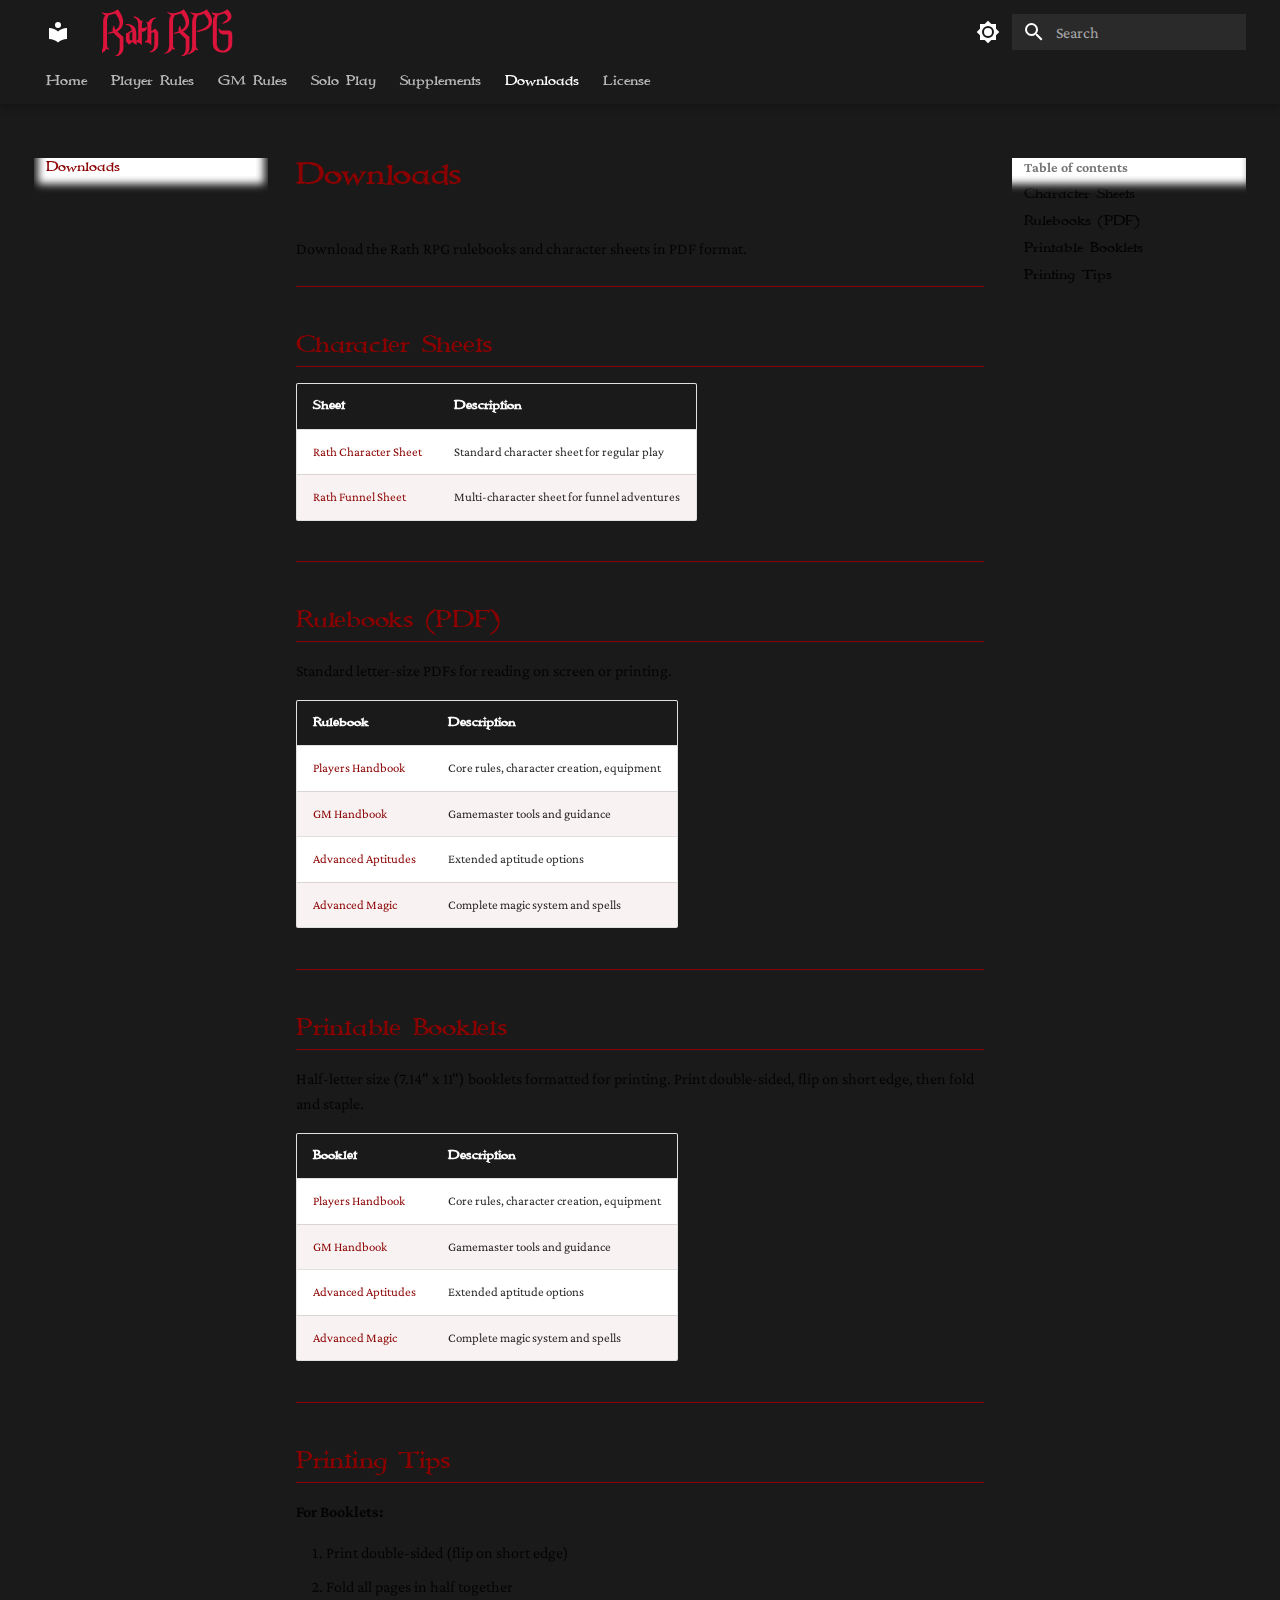
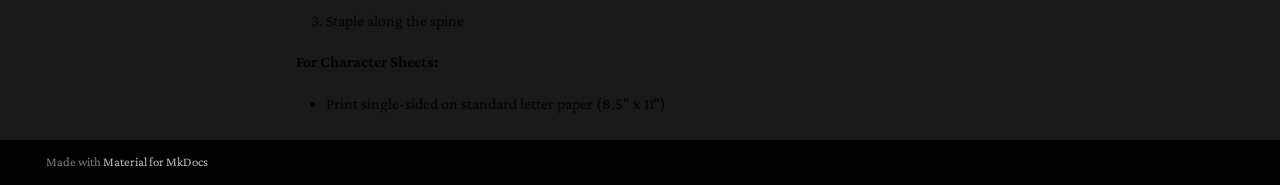
<file: downloads/index.html>
<!doctype html>
<html lang="en" class="no-js">
  <head>
    
      <meta charset="utf-8">
      <meta name="viewport" content="width=device-width,initial-scale=1">
      
        <meta name="description" content="A tabletop RPG system based on Knave">
      
      
      
        <link rel="canonical" href="https://rathrpg.github.io/rath-rpg/downloads/">
      
      
        <link rel="prev" href="../Homebrew%20Guide/">
      
      
        <link rel="next" href="../License%20and%20Attribution/">
      
      
        
      
      
      <link rel="icon" href="../assets/images/favicon.png">
      <meta name="generator" content="mkdocs-1.6.1, mkdocs-material-9.7.1">
    
    
      
        <title>Downloads - Rath RPG</title>
      
    
    
      <link rel="stylesheet" href="../assets/stylesheets/main.484c7ddc.min.css">
      
        
        <link rel="stylesheet" href="../assets/stylesheets/palette.ab4e12ef.min.css">
      
      


    
    
      
    
    
      
        
        
        <link rel="preconnect" href="https://fonts.gstatic.com" crossorigin>
        <link rel="stylesheet" href="https://fonts.googleapis.com/css?family=Crimson+Pro:300,300i,400,400i,700,700i%7CRoboto+Mono:400,400i,700,700i&display=fallback">
        <style>:root{--md-text-font:"Crimson Pro";--md-code-font:"Roboto Mono"}</style>
      
    
    
      <link rel="stylesheet" href="../stylesheets/extra.css">
    
      <link rel="stylesheet" href="../stylesheets/solo-play.css">
    
    <script>__md_scope=new URL("..",location),__md_hash=e=>[...e].reduce(((e,_)=>(e<<5)-e+_.charCodeAt(0)),0),__md_get=(e,_=localStorage,t=__md_scope)=>JSON.parse(_.getItem(t.pathname+"."+e)),__md_set=(e,_,t=localStorage,a=__md_scope)=>{try{t.setItem(a.pathname+"."+e,JSON.stringify(_))}catch(e){}}</script>
    
      

    
    
  </head>
  
  
    
    
      
    
    
    
    
    <body dir="ltr" data-md-color-scheme="default" data-md-color-primary="deep-orange" data-md-color-accent="orange">
  
    
    <input class="md-toggle" data-md-toggle="drawer" type="checkbox" id="__drawer" autocomplete="off">
    <input class="md-toggle" data-md-toggle="search" type="checkbox" id="__search" autocomplete="off">
    <label class="md-overlay" for="__drawer"></label>
    <div data-md-component="skip">
      
        
        <a href="#downloads" class="md-skip">
          Skip to content
        </a>
      
    </div>
    <div data-md-component="announce">
      
    </div>
    
    
      

  

<header class="md-header md-header--shadow md-header--lifted" data-md-component="header">
  <nav class="md-header__inner md-grid" aria-label="Header">
    <a href=".." title="Rath RPG" class="md-header__button md-logo" aria-label="Rath RPG" data-md-component="logo">
      
  
  <svg xmlns="http://www.w3.org/2000/svg" viewBox="0 0 24 24"><path d="M12 8a3 3 0 0 0 3-3 3 3 0 0 0-3-3 3 3 0 0 0-3 3 3 3 0 0 0 3 3m0 3.54C9.64 9.35 6.5 8 3 8v11c3.5 0 6.64 1.35 9 3.54 2.36-2.19 5.5-3.54 9-3.54V8c-3.5 0-6.64 1.35-9 3.54"/></svg>

    </a>
    <label class="md-header__button md-icon" for="__drawer">
      
      <svg xmlns="http://www.w3.org/2000/svg" viewBox="0 0 24 24"><path d="M3 6h18v2H3zm0 5h18v2H3zm0 5h18v2H3z"/></svg>
    </label>
    <div class="md-header__title" data-md-component="header-title">
      <div class="md-header__ellipsis">
        <div class="md-header__topic">
          <span class="md-ellipsis">
            Rath RPG
          </span>
        </div>
        <div class="md-header__topic" data-md-component="header-topic">
          <span class="md-ellipsis">
            
              Downloads
            
          </span>
        </div>
      </div>
    </div>
    
      
        <form class="md-header__option" data-md-component="palette">
  
    
    
    
    <input class="md-option" data-md-color-media="" data-md-color-scheme="default" data-md-color-primary="deep-orange" data-md-color-accent="orange"  aria-label="Switch to dark mode"  type="radio" name="__palette" id="__palette_0">
    
      <label class="md-header__button md-icon" title="Switch to dark mode" for="__palette_1" hidden>
        <svg xmlns="http://www.w3.org/2000/svg" viewBox="0 0 24 24"><path d="M12 8a4 4 0 0 0-4 4 4 4 0 0 0 4 4 4 4 0 0 0 4-4 4 4 0 0 0-4-4m0 10a6 6 0 0 1-6-6 6 6 0 0 1 6-6 6 6 0 0 1 6 6 6 6 0 0 1-6 6m8-9.31V4h-4.69L12 .69 8.69 4H4v4.69L.69 12 4 15.31V20h4.69L12 23.31 15.31 20H20v-4.69L23.31 12z"/></svg>
      </label>
    
  
    
    
    
    <input class="md-option" data-md-color-media="" data-md-color-scheme="slate" data-md-color-primary="deep-orange" data-md-color-accent="orange"  aria-label="Switch to light mode"  type="radio" name="__palette" id="__palette_1">
    
      <label class="md-header__button md-icon" title="Switch to light mode" for="__palette_0" hidden>
        <svg xmlns="http://www.w3.org/2000/svg" viewBox="0 0 24 24"><path d="M12 18c-.89 0-1.74-.2-2.5-.55C11.56 16.5 13 14.42 13 12s-1.44-4.5-3.5-5.45C10.26 6.2 11.11 6 12 6a6 6 0 0 1 6 6 6 6 0 0 1-6 6m8-9.31V4h-4.69L12 .69 8.69 4H4v4.69L.69 12 4 15.31V20h4.69L12 23.31 15.31 20H20v-4.69L23.31 12z"/></svg>
      </label>
    
  
</form>
      
    
    
      <script>var palette=__md_get("__palette");if(palette&&palette.color){if("(prefers-color-scheme)"===palette.color.media){var media=matchMedia("(prefers-color-scheme: light)"),input=document.querySelector(media.matches?"[data-md-color-media='(prefers-color-scheme: light)']":"[data-md-color-media='(prefers-color-scheme: dark)']");palette.color.media=input.getAttribute("data-md-color-media"),palette.color.scheme=input.getAttribute("data-md-color-scheme"),palette.color.primary=input.getAttribute("data-md-color-primary"),palette.color.accent=input.getAttribute("data-md-color-accent")}for(var[key,value]of Object.entries(palette.color))document.body.setAttribute("data-md-color-"+key,value)}</script>
    
    
    
      
      
        <label class="md-header__button md-icon" for="__search">
          
          <svg xmlns="http://www.w3.org/2000/svg" viewBox="0 0 24 24"><path d="M9.5 3A6.5 6.5 0 0 1 16 9.5c0 1.61-.59 3.09-1.56 4.23l.27.27h.79l5 5-1.5 1.5-5-5v-.79l-.27-.27A6.52 6.52 0 0 1 9.5 16 6.5 6.5 0 0 1 3 9.5 6.5 6.5 0 0 1 9.5 3m0 2C7 5 5 7 5 9.5S7 14 9.5 14 14 12 14 9.5 12 5 9.5 5"/></svg>
        </label>
        <div class="md-search" data-md-component="search" role="dialog">
  <label class="md-search__overlay" for="__search"></label>
  <div class="md-search__inner" role="search">
    <form class="md-search__form" name="search">
      <input type="text" class="md-search__input" name="query" aria-label="Search" placeholder="Search" autocapitalize="off" autocorrect="off" autocomplete="off" spellcheck="false" data-md-component="search-query" required>
      <label class="md-search__icon md-icon" for="__search">
        
        <svg xmlns="http://www.w3.org/2000/svg" viewBox="0 0 24 24"><path d="M9.5 3A6.5 6.5 0 0 1 16 9.5c0 1.61-.59 3.09-1.56 4.23l.27.27h.79l5 5-1.5 1.5-5-5v-.79l-.27-.27A6.52 6.52 0 0 1 9.5 16 6.5 6.5 0 0 1 3 9.5 6.5 6.5 0 0 1 9.5 3m0 2C7 5 5 7 5 9.5S7 14 9.5 14 14 12 14 9.5 12 5 9.5 5"/></svg>
        
        <svg xmlns="http://www.w3.org/2000/svg" viewBox="0 0 24 24"><path d="M20 11v2H8l5.5 5.5-1.42 1.42L4.16 12l7.92-7.92L13.5 5.5 8 11z"/></svg>
      </label>
      <nav class="md-search__options" aria-label="Search">
        
        <button type="reset" class="md-search__icon md-icon" title="Clear" aria-label="Clear" tabindex="-1">
          
          <svg xmlns="http://www.w3.org/2000/svg" viewBox="0 0 24 24"><path d="M19 6.41 17.59 5 12 10.59 6.41 5 5 6.41 10.59 12 5 17.59 6.41 19 12 13.41 17.59 19 19 17.59 13.41 12z"/></svg>
        </button>
      </nav>
      
    </form>
    <div class="md-search__output">
      <div class="md-search__scrollwrap" tabindex="0" data-md-scrollfix>
        <div class="md-search-result" data-md-component="search-result">
          <div class="md-search-result__meta">
            Initializing search
          </div>
          <ol class="md-search-result__list" role="presentation"></ol>
        </div>
      </div>
    </div>
  </div>
</div>
      
    
    
  </nav>
  
    
      
<nav class="md-tabs" aria-label="Tabs" data-md-component="tabs">
  <div class="md-grid">
    <ul class="md-tabs__list">
      
        
  
  
  
  
    <li class="md-tabs__item">
      <a href=".." class="md-tabs__link">
        
  
  
    
  
  Home

      </a>
    </li>
  

      
        
  
  
  
  
    
    
      <li class="md-tabs__item">
        <a href="../Players%20Handbook/" class="md-tabs__link">
          
  
  
  Player Rules

        </a>
      </li>
    
  

      
        
  
  
  
  
    
    
      <li class="md-tabs__item">
        <a href="../GM%20Handbook/" class="md-tabs__link">
          
  
  
  GM Rules

        </a>
      </li>
    
  

      
        
  
  
  
  
    <li class="md-tabs__item">
      <a href="../solo-play/" class="md-tabs__link">
        
  
  
    
  
  Solo Play

      </a>
    </li>
  

      
        
  
  
  
  
    
    
      <li class="md-tabs__item">
        <a href="../Homebrew%20Guide/" class="md-tabs__link">
          
  
  
  Supplements

        </a>
      </li>
    
  

      
        
  
  
  
    
  
  
    <li class="md-tabs__item md-tabs__item--active">
      <a href="./" class="md-tabs__link">
        
  
  
    
  
  Downloads

      </a>
    </li>
  

      
        
  
  
  
  
    <li class="md-tabs__item">
      <a href="../License%20and%20Attribution/" class="md-tabs__link">
        
  
  
    
  
  License

      </a>
    </li>
  

      
    </ul>
  </div>
</nav>
    
  
</header>
    
    <div class="md-container" data-md-component="container">
      
      
        
      
      <main class="md-main" data-md-component="main">
        <div class="md-main__inner md-grid">
          
            
              
              <div class="md-sidebar md-sidebar--primary" data-md-component="sidebar" data-md-type="navigation" >
                <div class="md-sidebar__scrollwrap">
                  <div class="md-sidebar__inner">
                    


  


<nav class="md-nav md-nav--primary md-nav--lifted" aria-label="Navigation" data-md-level="0">
  <label class="md-nav__title" for="__drawer">
    <a href=".." title="Rath RPG" class="md-nav__button md-logo" aria-label="Rath RPG" data-md-component="logo">
      
  
  <svg xmlns="http://www.w3.org/2000/svg" viewBox="0 0 24 24"><path d="M12 8a3 3 0 0 0 3-3 3 3 0 0 0-3-3 3 3 0 0 0-3 3 3 3 0 0 0 3 3m0 3.54C9.64 9.35 6.5 8 3 8v11c3.5 0 6.64 1.35 9 3.54 2.36-2.19 5.5-3.54 9-3.54V8c-3.5 0-6.64 1.35-9 3.54"/></svg>

    </a>
    Rath RPG
  </label>
  
  <ul class="md-nav__list" data-md-scrollfix>
    
      
      
  
  
  
  
    <li class="md-nav__item">
      <a href=".." class="md-nav__link">
        
  
  
  <span class="md-ellipsis">
    
  
    Home
  

    
  </span>
  
  

      </a>
    </li>
  

    
      
      
  
  
  
  
    
    
    
    
      
      
        
      
    
    
    <li class="md-nav__item md-nav__item--nested">
      
        
        
          
        
        <input class="md-nav__toggle md-toggle md-toggle--indeterminate" type="checkbox" id="__nav_2" >
        
          
          <label class="md-nav__link" for="__nav_2" id="__nav_2_label" tabindex="0">
            
  
  
  <span class="md-ellipsis">
    
  
    Player Rules
  

    
  </span>
  
  

            <span class="md-nav__icon md-icon"></span>
          </label>
        
        <nav class="md-nav" data-md-level="1" aria-labelledby="__nav_2_label" aria-expanded="false">
          <label class="md-nav__title" for="__nav_2">
            <span class="md-nav__icon md-icon"></span>
            
  
    Player Rules
  

          </label>
          <ul class="md-nav__list" data-md-scrollfix>
            
              
                
  
  
  
  
    <li class="md-nav__item">
      <a href="../Players%20Handbook/" class="md-nav__link">
        
  
  
  <span class="md-ellipsis">
    
  
    Players Handbook
  

    
  </span>
  
  

      </a>
    </li>
  

              
            
              
                
  
  
  
  
    <li class="md-nav__item">
      <a href="../Advanced%20Aptitudes/" class="md-nav__link">
        
  
  
  <span class="md-ellipsis">
    
  
    Advanced Aptitudes
  

    
  </span>
  
  

      </a>
    </li>
  

              
            
              
                
  
  
  
  
    <li class="md-nav__item">
      <a href="../Advanced%20Magic/" class="md-nav__link">
        
  
  
  <span class="md-ellipsis">
    
  
    Advanced Magic
  

    
  </span>
  
  

      </a>
    </li>
  

              
            
          </ul>
        </nav>
      
    </li>
  

    
      
      
  
  
  
  
    
    
    
    
      
      
        
      
    
    
    <li class="md-nav__item md-nav__item--nested">
      
        
        
          
        
        <input class="md-nav__toggle md-toggle md-toggle--indeterminate" type="checkbox" id="__nav_3" >
        
          
          <label class="md-nav__link" for="__nav_3" id="__nav_3_label" tabindex="0">
            
  
  
  <span class="md-ellipsis">
    
  
    GM Rules
  

    
  </span>
  
  

            <span class="md-nav__icon md-icon"></span>
          </label>
        
        <nav class="md-nav" data-md-level="1" aria-labelledby="__nav_3_label" aria-expanded="false">
          <label class="md-nav__title" for="__nav_3">
            <span class="md-nav__icon md-icon"></span>
            
  
    GM Rules
  

          </label>
          <ul class="md-nav__list" data-md-scrollfix>
            
              
                
  
  
  
  
    <li class="md-nav__item">
      <a href="../GM%20Handbook/" class="md-nav__link">
        
  
  
  <span class="md-ellipsis">
    
  
    GM Handbook
  

    
  </span>
  
  

      </a>
    </li>
  

              
            
          </ul>
        </nav>
      
    </li>
  

    
      
      
  
  
  
  
    <li class="md-nav__item">
      <a href="../solo-play/" class="md-nav__link">
        
  
  
  <span class="md-ellipsis">
    
  
    Solo Play
  

    
  </span>
  
  

      </a>
    </li>
  

    
      
      
  
  
  
  
    
    
    
    
      
      
        
      
    
    
    <li class="md-nav__item md-nav__item--nested">
      
        
        
          
        
        <input class="md-nav__toggle md-toggle md-toggle--indeterminate" type="checkbox" id="__nav_5" >
        
          
          <label class="md-nav__link" for="__nav_5" id="__nav_5_label" tabindex="0">
            
  
  
  <span class="md-ellipsis">
    
  
    Supplements
  

    
  </span>
  
  

            <span class="md-nav__icon md-icon"></span>
          </label>
        
        <nav class="md-nav" data-md-level="1" aria-labelledby="__nav_5_label" aria-expanded="false">
          <label class="md-nav__title" for="__nav_5">
            <span class="md-nav__icon md-icon"></span>
            
  
    Supplements
  

          </label>
          <ul class="md-nav__list" data-md-scrollfix>
            
              
                
  
  
  
  
    <li class="md-nav__item">
      <a href="../Homebrew%20Guide/" class="md-nav__link">
        
  
  
  <span class="md-ellipsis">
    
  
    Homebrew Guide
  

    
  </span>
  
  

      </a>
    </li>
  

              
            
          </ul>
        </nav>
      
    </li>
  

    
      
      
  
  
    
  
  
  
    <li class="md-nav__item md-nav__item--active">
      
      <input class="md-nav__toggle md-toggle" type="checkbox" id="__toc">
      
      
        
      
      
        <label class="md-nav__link md-nav__link--active" for="__toc">
          
  
  
  <span class="md-ellipsis">
    
  
    Downloads
  

    
  </span>
  
  

          <span class="md-nav__icon md-icon"></span>
        </label>
      
      <a href="./" class="md-nav__link md-nav__link--active">
        
  
  
  <span class="md-ellipsis">
    
  
    Downloads
  

    
  </span>
  
  

      </a>
      
        

<nav class="md-nav md-nav--secondary" aria-label="Table of contents">
  
  
  
    
  
  
    <label class="md-nav__title" for="__toc">
      <span class="md-nav__icon md-icon"></span>
      Table of contents
    </label>
    <ul class="md-nav__list" data-md-component="toc" data-md-scrollfix>
      
        <li class="md-nav__item">
  <a href="#character-sheets" class="md-nav__link">
    <span class="md-ellipsis">
      
        Character Sheets
      
    </span>
  </a>
  
</li>
      
        <li class="md-nav__item">
  <a href="#rulebooks-pdf" class="md-nav__link">
    <span class="md-ellipsis">
      
        Rulebooks (PDF)
      
    </span>
  </a>
  
</li>
      
        <li class="md-nav__item">
  <a href="#printable-booklets" class="md-nav__link">
    <span class="md-ellipsis">
      
        Printable Booklets
      
    </span>
  </a>
  
</li>
      
        <li class="md-nav__item">
  <a href="#printing-tips" class="md-nav__link">
    <span class="md-ellipsis">
      
        Printing Tips
      
    </span>
  </a>
  
</li>
      
    </ul>
  
</nav>
      
    </li>
  

    
      
      
  
  
  
  
    <li class="md-nav__item">
      <a href="../License%20and%20Attribution/" class="md-nav__link">
        
  
  
  <span class="md-ellipsis">
    
  
    License
  

    
  </span>
  
  

      </a>
    </li>
  

    
  </ul>
</nav>
                  </div>
                </div>
              </div>
            
            
              
              <div class="md-sidebar md-sidebar--secondary" data-md-component="sidebar" data-md-type="toc" >
                <div class="md-sidebar__scrollwrap">
                  <div class="md-sidebar__inner">
                    

<nav class="md-nav md-nav--secondary" aria-label="Table of contents">
  
  
  
    
  
  
    <label class="md-nav__title" for="__toc">
      <span class="md-nav__icon md-icon"></span>
      Table of contents
    </label>
    <ul class="md-nav__list" data-md-component="toc" data-md-scrollfix>
      
        <li class="md-nav__item">
  <a href="#character-sheets" class="md-nav__link">
    <span class="md-ellipsis">
      
        Character Sheets
      
    </span>
  </a>
  
</li>
      
        <li class="md-nav__item">
  <a href="#rulebooks-pdf" class="md-nav__link">
    <span class="md-ellipsis">
      
        Rulebooks (PDF)
      
    </span>
  </a>
  
</li>
      
        <li class="md-nav__item">
  <a href="#printable-booklets" class="md-nav__link">
    <span class="md-ellipsis">
      
        Printable Booklets
      
    </span>
  </a>
  
</li>
      
        <li class="md-nav__item">
  <a href="#printing-tips" class="md-nav__link">
    <span class="md-ellipsis">
      
        Printing Tips
      
    </span>
  </a>
  
</li>
      
    </ul>
  
</nav>
                  </div>
                </div>
              </div>
            
          
          
            <div class="md-content" data-md-component="content">
              
              <article class="md-content__inner md-typeset">
                
                  



<h1 id="downloads">Downloads<a class="headerlink" href="#downloads" title="Permanent link">&para;</a></h1>
<p>Download the Rath RPG rulebooks and character sheets in PDF format.</p>
<hr />
<h2 id="character-sheets">Character Sheets<a class="headerlink" href="#character-sheets" title="Permanent link">&para;</a></h2>
<table>
<thead>
<tr>
<th>Sheet</th>
<th>Description</th>
</tr>
</thead>
<tbody>
<tr>
<td><a href="Rath%20Character%20Sheet.pdf">Rath Character Sheet</a></td>
<td>Standard character sheet for regular play</td>
</tr>
<tr>
<td><a href="Rath%20Funnel%20Sheet.pdf">Rath Funnel Sheet</a></td>
<td>Multi-character sheet for funnel adventures</td>
</tr>
</tbody>
</table>
<hr />
<h2 id="rulebooks-pdf">Rulebooks (PDF)<a class="headerlink" href="#rulebooks-pdf" title="Permanent link">&para;</a></h2>
<p>Standard letter-size PDFs for reading on screen or printing.</p>
<table>
<thead>
<tr>
<th>Rulebook</th>
<th>Description</th>
</tr>
</thead>
<tbody>
<tr>
<td><a href="Players%20Handbook.pdf">Players Handbook</a></td>
<td>Core rules, character creation, equipment</td>
</tr>
<tr>
<td><a href="GM%20Handbook.pdf">GM Handbook</a></td>
<td>Gamemaster tools and guidance</td>
</tr>
<tr>
<td><a href="Advanced%20Aptitudes.pdf">Advanced Aptitudes</a></td>
<td>Extended aptitude options</td>
</tr>
<tr>
<td><a href="Advanced%20Magic.pdf">Advanced Magic</a></td>
<td>Complete magic system and spells</td>
</tr>
</tbody>
</table>
<hr />
<h2 id="printable-booklets">Printable Booklets<a class="headerlink" href="#printable-booklets" title="Permanent link">&para;</a></h2>
<p>Half-letter size (7.14" x 11") booklets formatted for printing. Print double-sided, flip on short edge, then fold and staple.</p>
<table>
<thead>
<tr>
<th>Booklet</th>
<th>Description</th>
</tr>
</thead>
<tbody>
<tr>
<td><a href="Players%20Handbook_booklet.pdf">Players Handbook</a></td>
<td>Core rules, character creation, equipment</td>
</tr>
<tr>
<td><a href="GM%20Handbook_booklet.pdf">GM Handbook</a></td>
<td>Gamemaster tools and guidance</td>
</tr>
<tr>
<td><a href="Advanced%20Aptitudes_booklet.pdf">Advanced Aptitudes</a></td>
<td>Extended aptitude options</td>
</tr>
<tr>
<td><a href="Advanced%20Magic_booklet.pdf">Advanced Magic</a></td>
<td>Complete magic system and spells</td>
</tr>
</tbody>
</table>
<hr />
<h2 id="printing-tips">Printing Tips<a class="headerlink" href="#printing-tips" title="Permanent link">&para;</a></h2>
<p><strong>For Booklets:</strong></p>
<ol>
<li>Print double-sided (flip on short edge)</li>
<li>Fold all pages in half together</li>
<li>Staple along the spine</li>
</ol>
<p><strong>For Character Sheets:</strong></p>
<ul>
<li>Print single-sided on standard letter paper (8.5" x 11")</li>
</ul>












                
              </article>
            </div>
          
          
  <script>var tabs=__md_get("__tabs");if(Array.isArray(tabs))e:for(var set of document.querySelectorAll(".tabbed-set")){var labels=set.querySelector(".tabbed-labels");for(var tab of tabs)for(var label of labels.getElementsByTagName("label"))if(label.innerText.trim()===tab){var input=document.getElementById(label.htmlFor);input.checked=!0;continue e}}</script>

<script>var target=document.getElementById(location.hash.slice(1));target&&target.name&&(target.checked=target.name.startsWith("__tabbed_"))</script>
        </div>
        
          <button type="button" class="md-top md-icon" data-md-component="top" hidden>
  
  <svg xmlns="http://www.w3.org/2000/svg" viewBox="0 0 24 24"><path d="M13 20h-2V8l-5.5 5.5-1.42-1.42L12 4.16l7.92 7.92-1.42 1.42L13 8z"/></svg>
  Back to top
</button>
        
      </main>
      
        <footer class="md-footer">
  
  <div class="md-footer-meta md-typeset">
    <div class="md-footer-meta__inner md-grid">
      <div class="md-copyright">
  
  
    Made with
    <a href="https://squidfunk.github.io/mkdocs-material/" target="_blank" rel="noopener">
      Material for MkDocs
    </a>
  
</div>
      
    </div>
  </div>
</footer>
      
    </div>
    <div class="md-dialog" data-md-component="dialog">
      <div class="md-dialog__inner md-typeset"></div>
    </div>
    
    
    
      
      
      <script id="__config" type="application/json">{"annotate": null, "base": "..", "features": ["navigation.tabs", "navigation.tabs.sticky", "navigation.sections", "navigation.expand", "navigation.top", "search.highlight", "content.tabs.link"], "search": "../assets/javascripts/workers/search.2c215733.min.js", "tags": null, "translations": {"clipboard.copied": "Copied to clipboard", "clipboard.copy": "Copy to clipboard", "search.result.more.one": "1 more on this page", "search.result.more.other": "# more on this page", "search.result.none": "No matching documents", "search.result.one": "1 matching document", "search.result.other": "# matching documents", "search.result.placeholder": "Type to start searching", "search.result.term.missing": "Missing", "select.version": "Select version"}, "version": null}</script>
    
    
      <script src="../assets/javascripts/bundle.79ae519e.min.js"></script>
      
        <script src="../js/rath-data.js"></script>
      
        <script src="../js/solo-play.js"></script>
      
    
  </body>
</html>
</file>
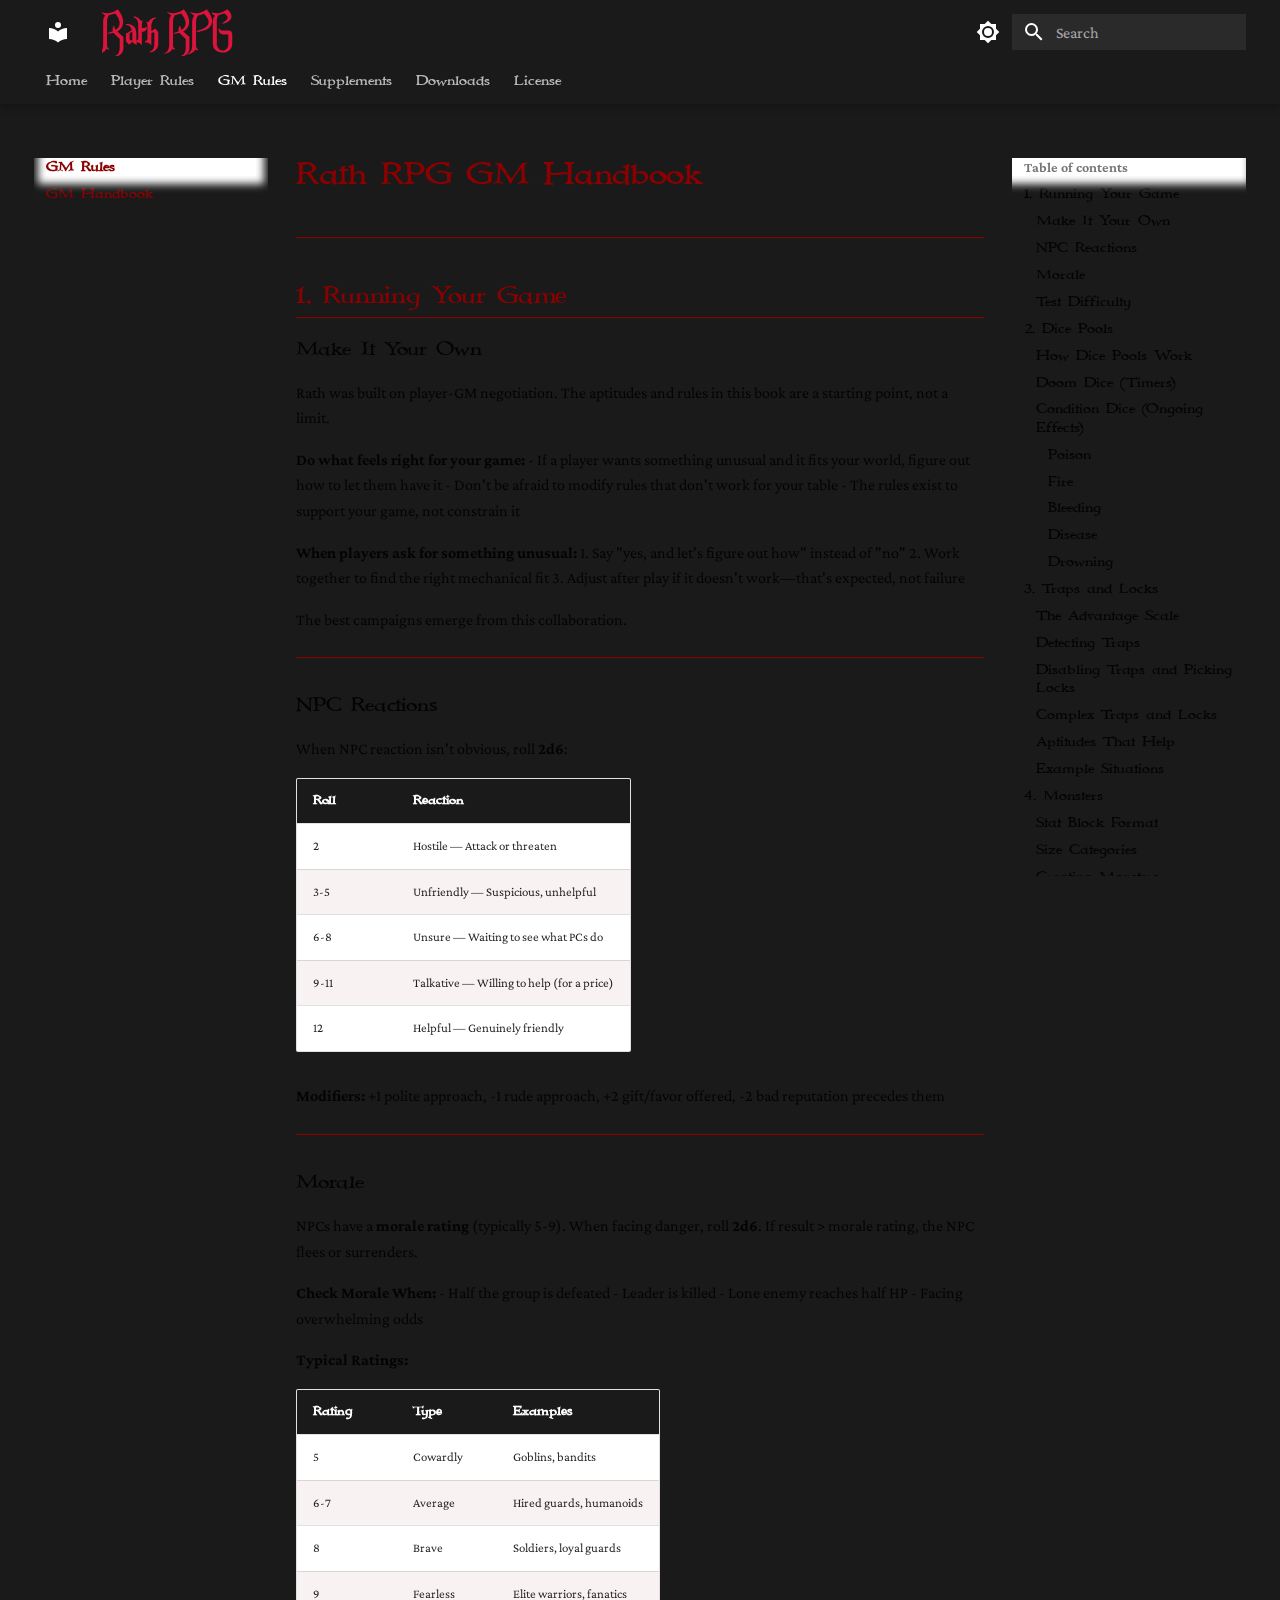
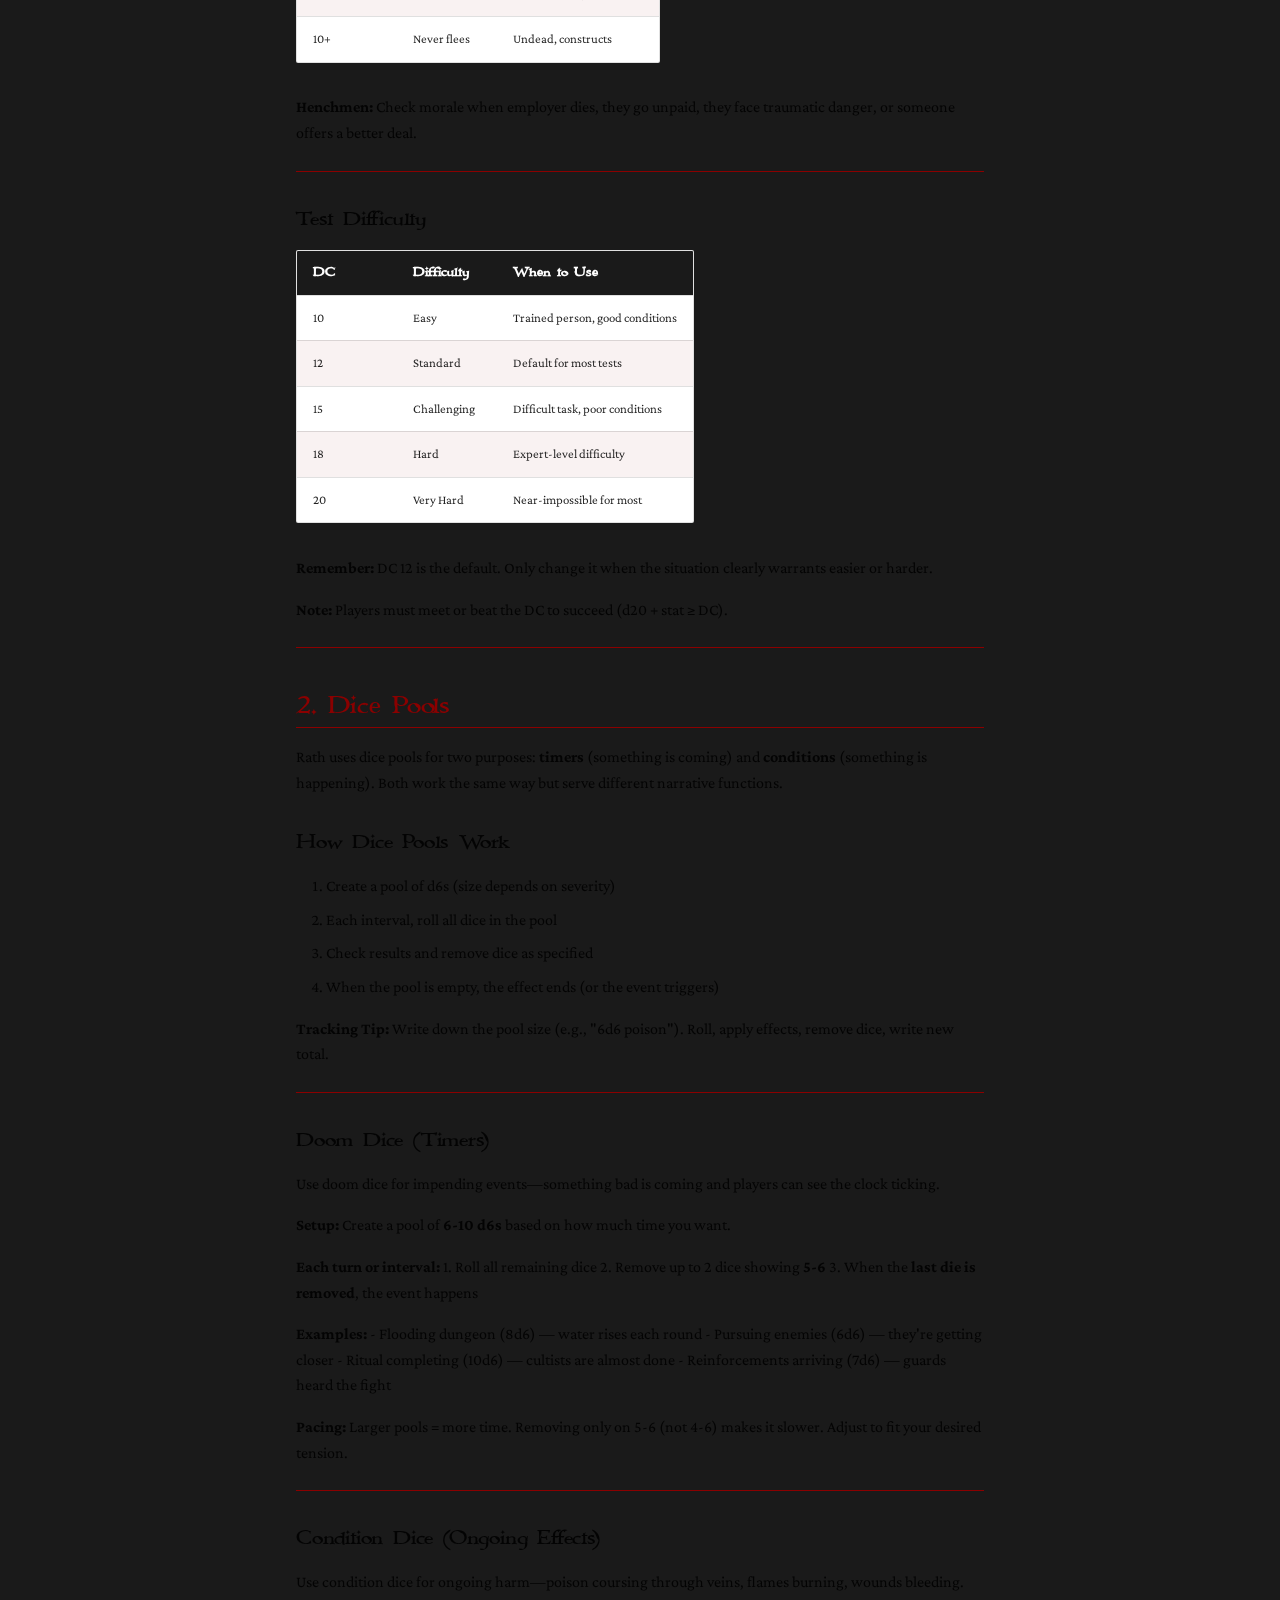
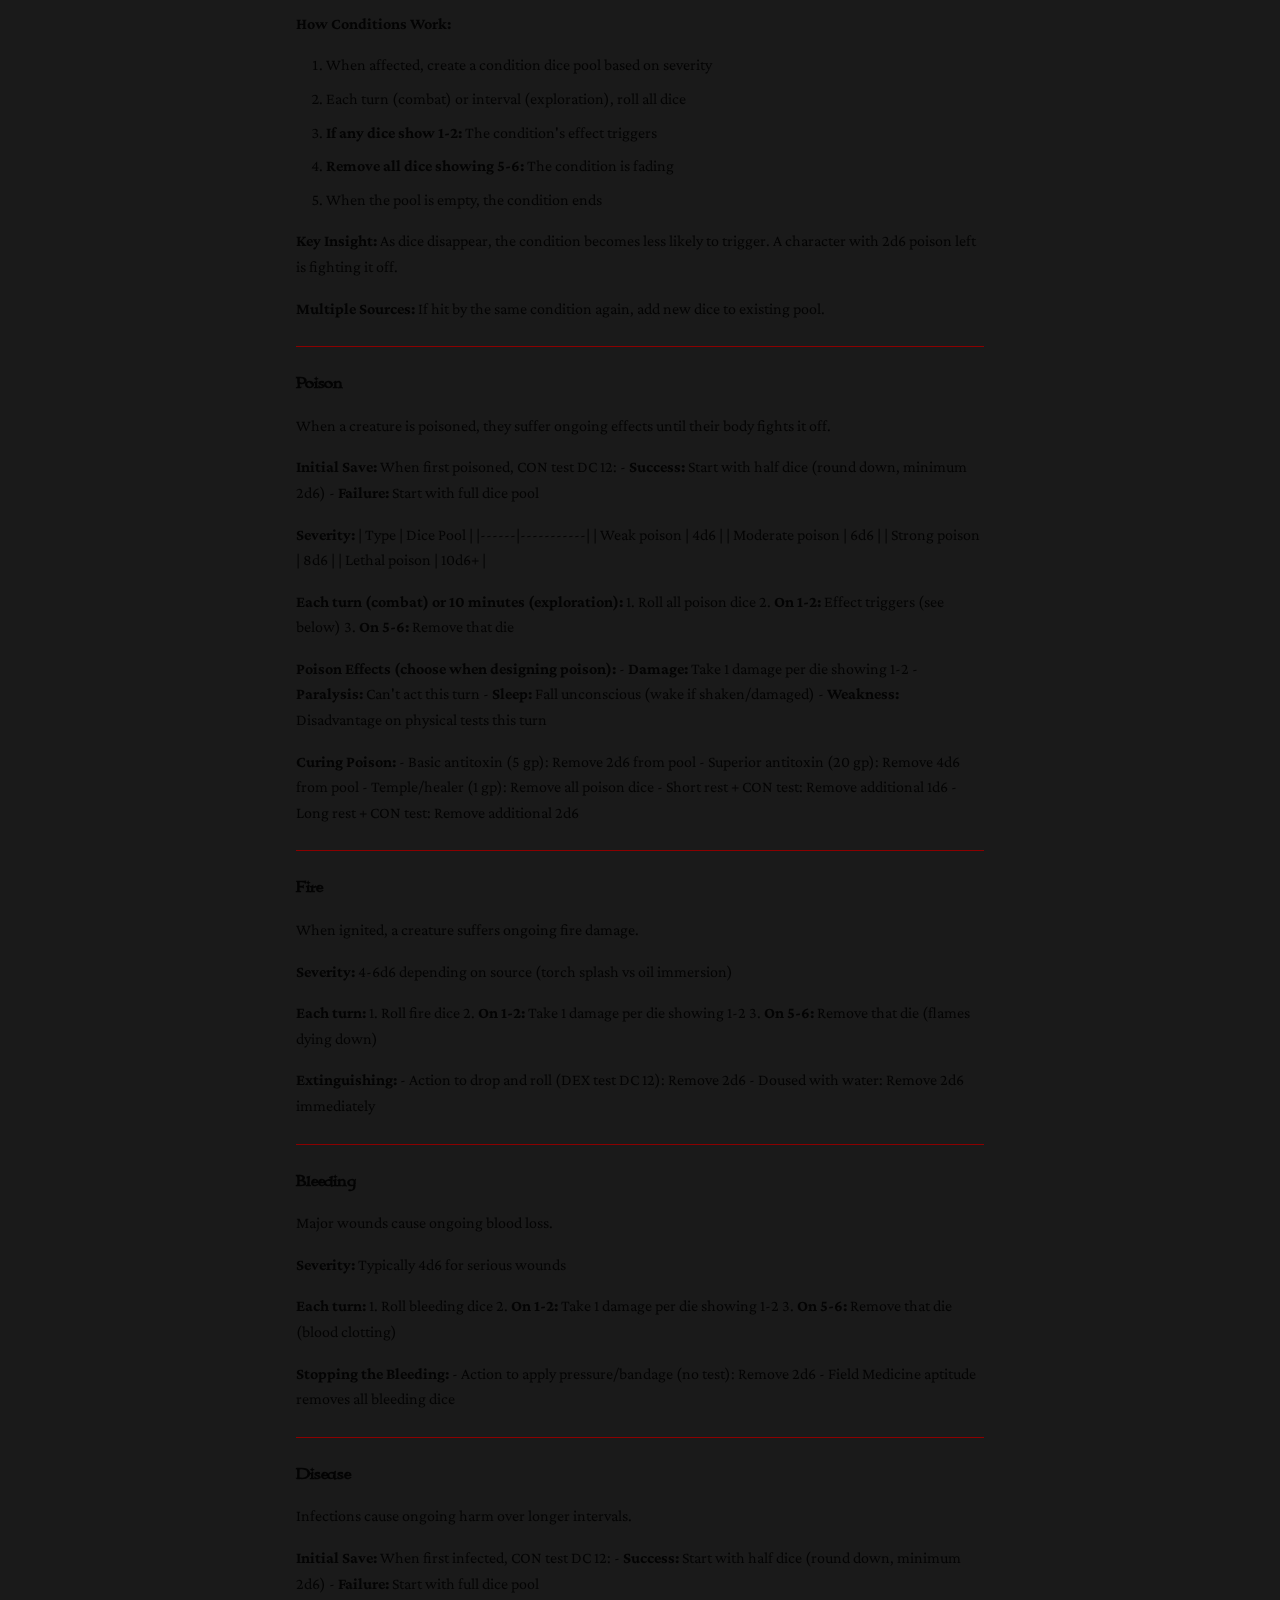
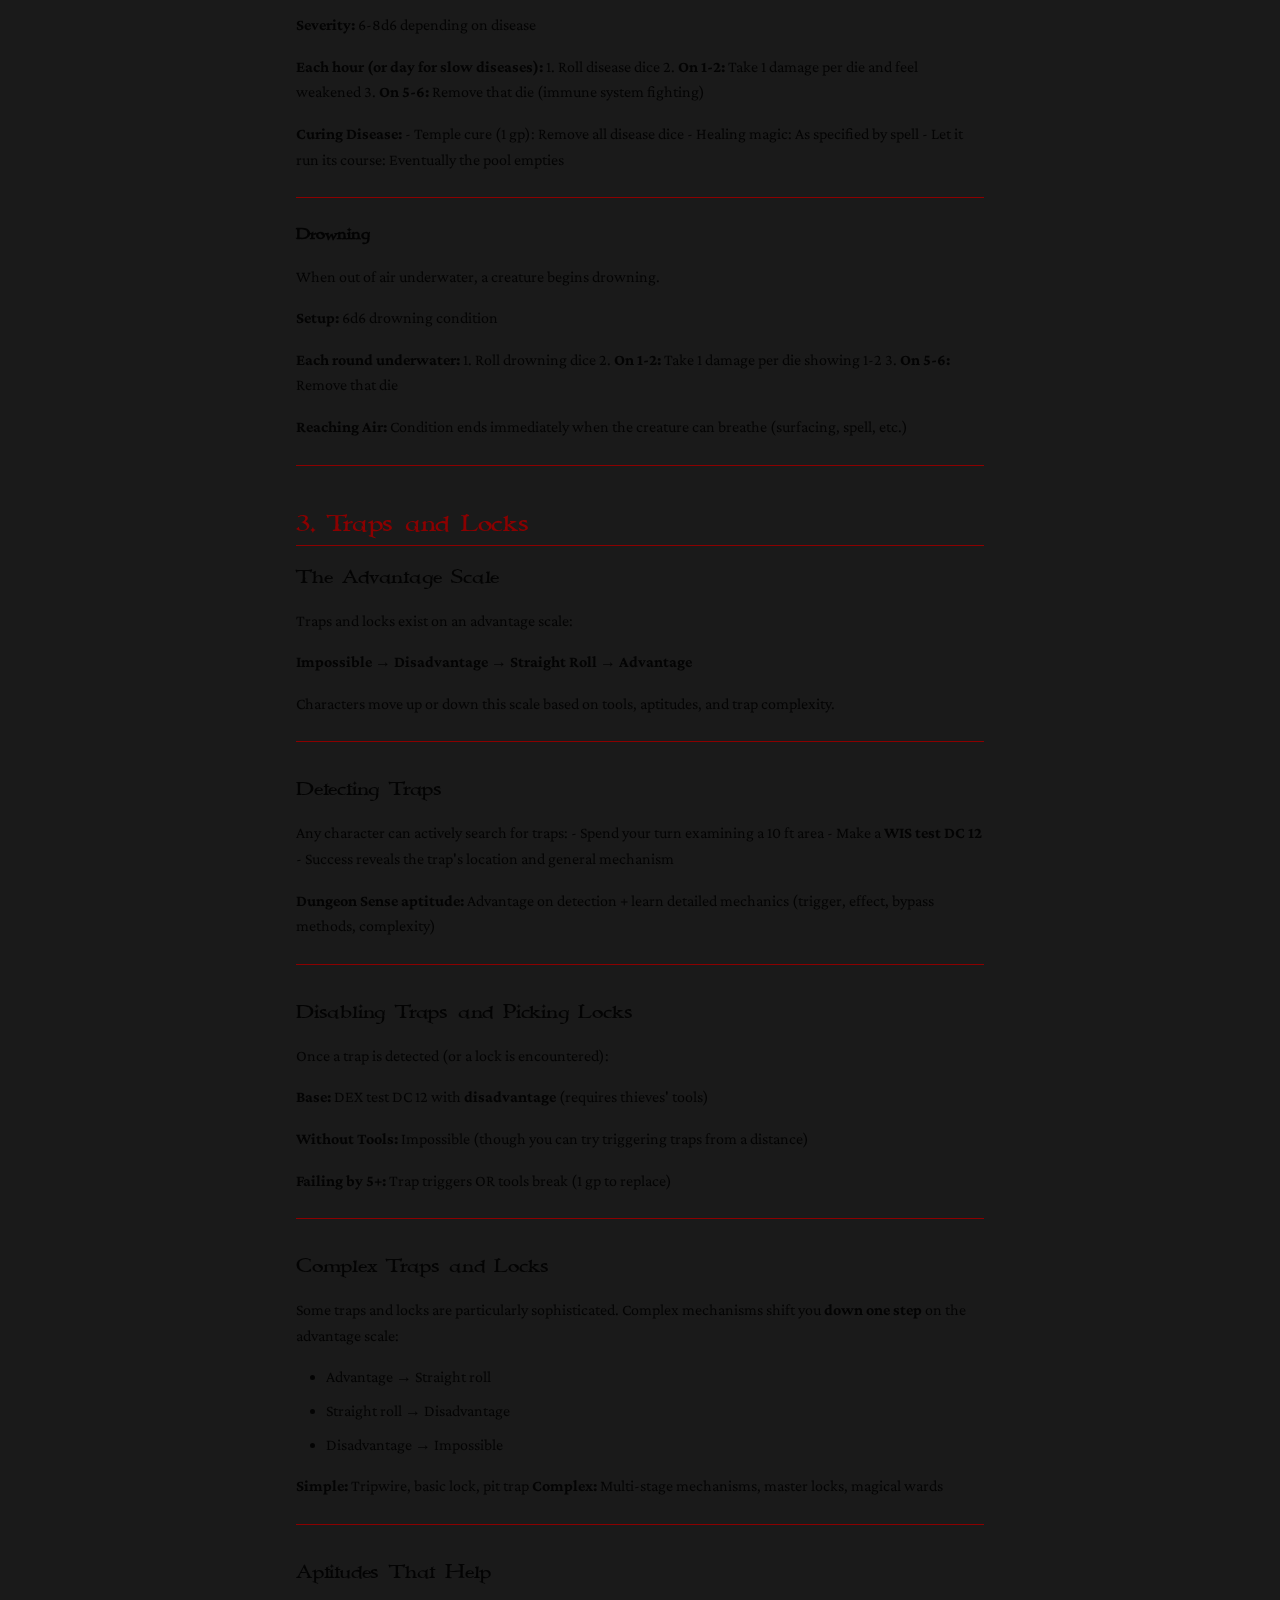
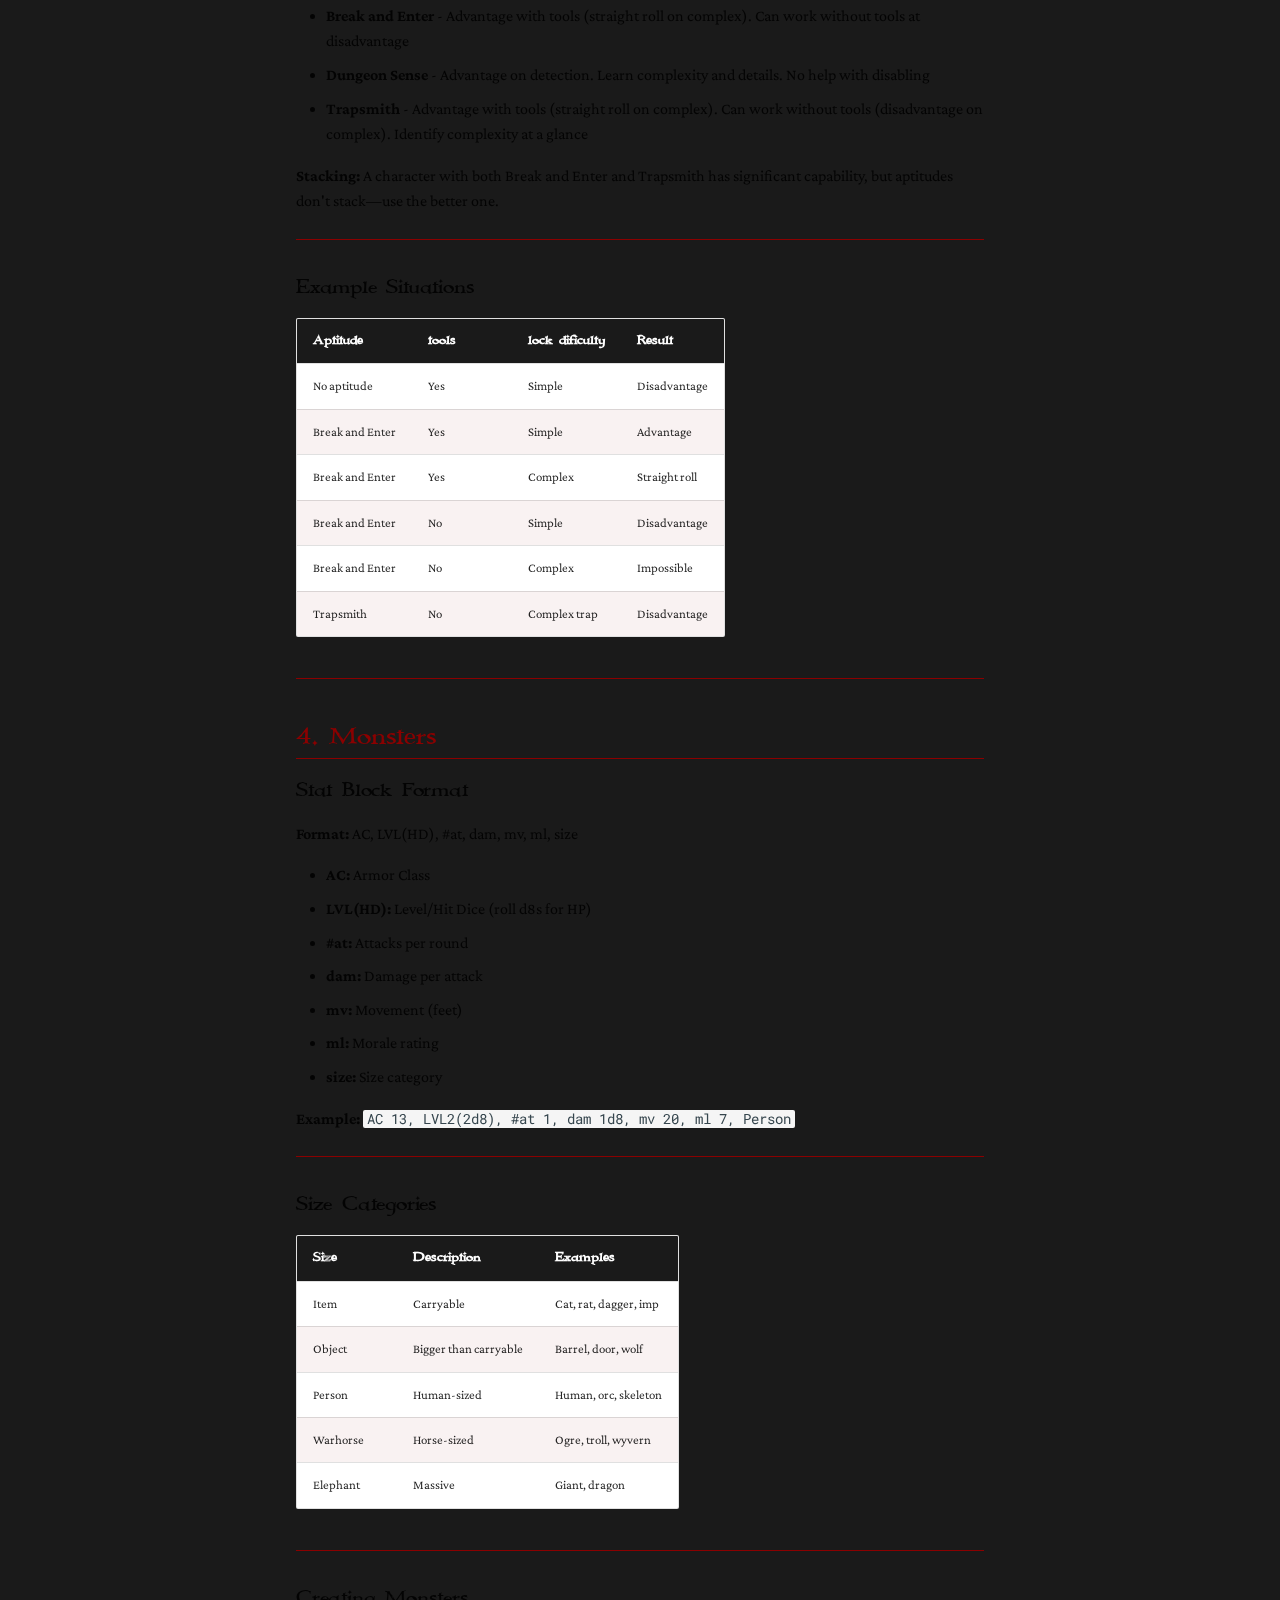
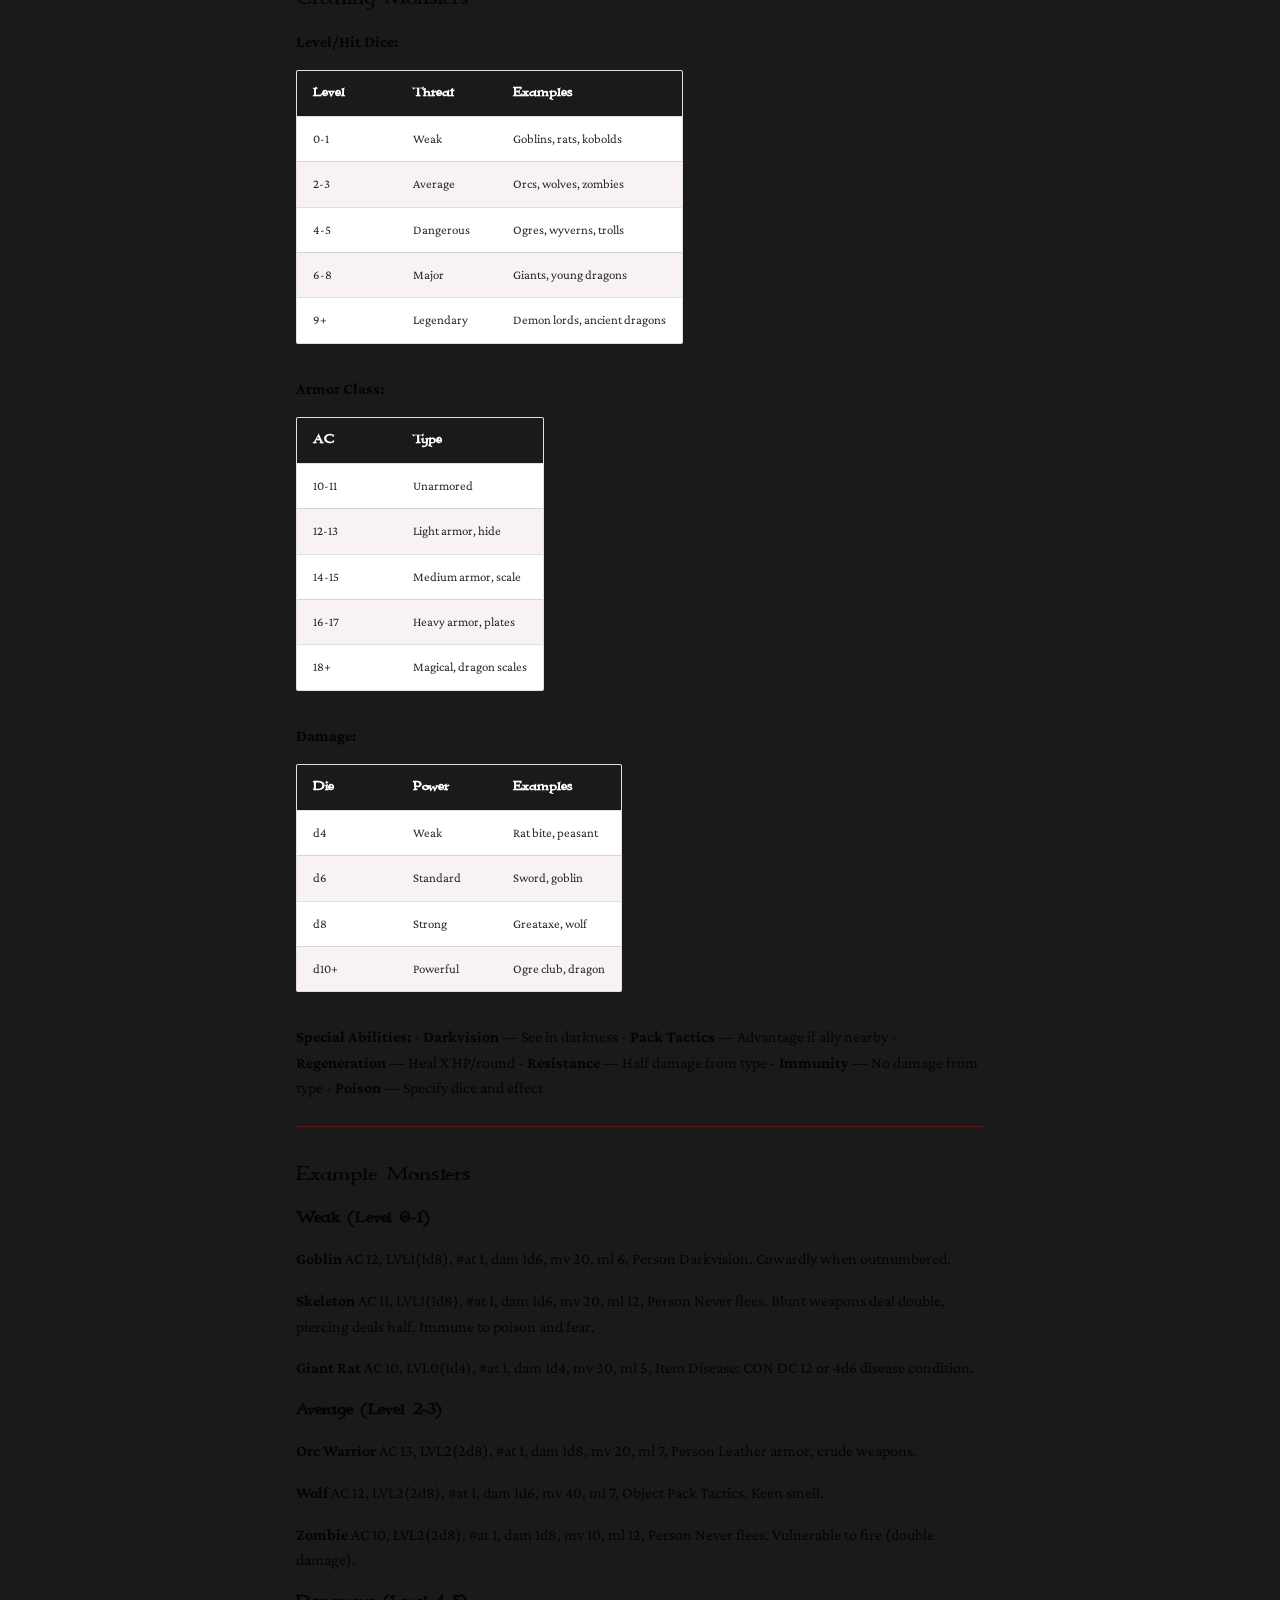
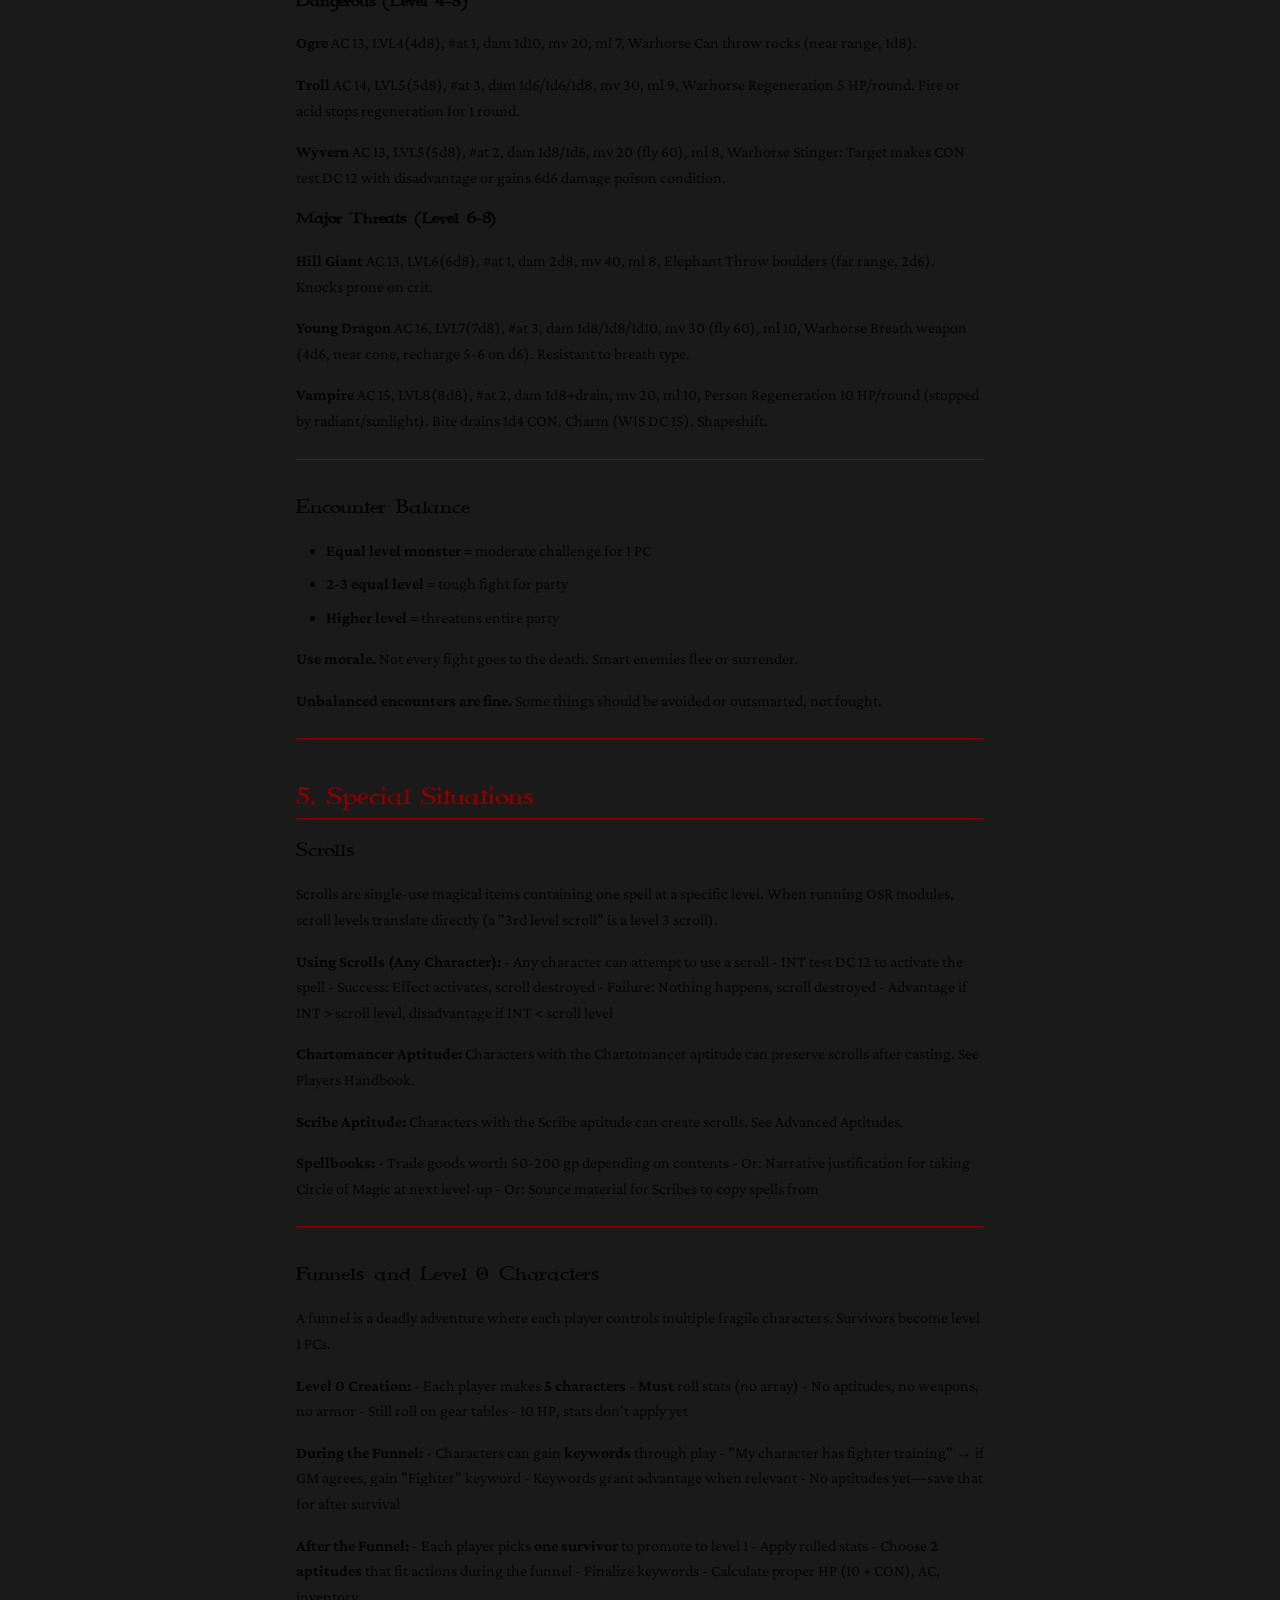
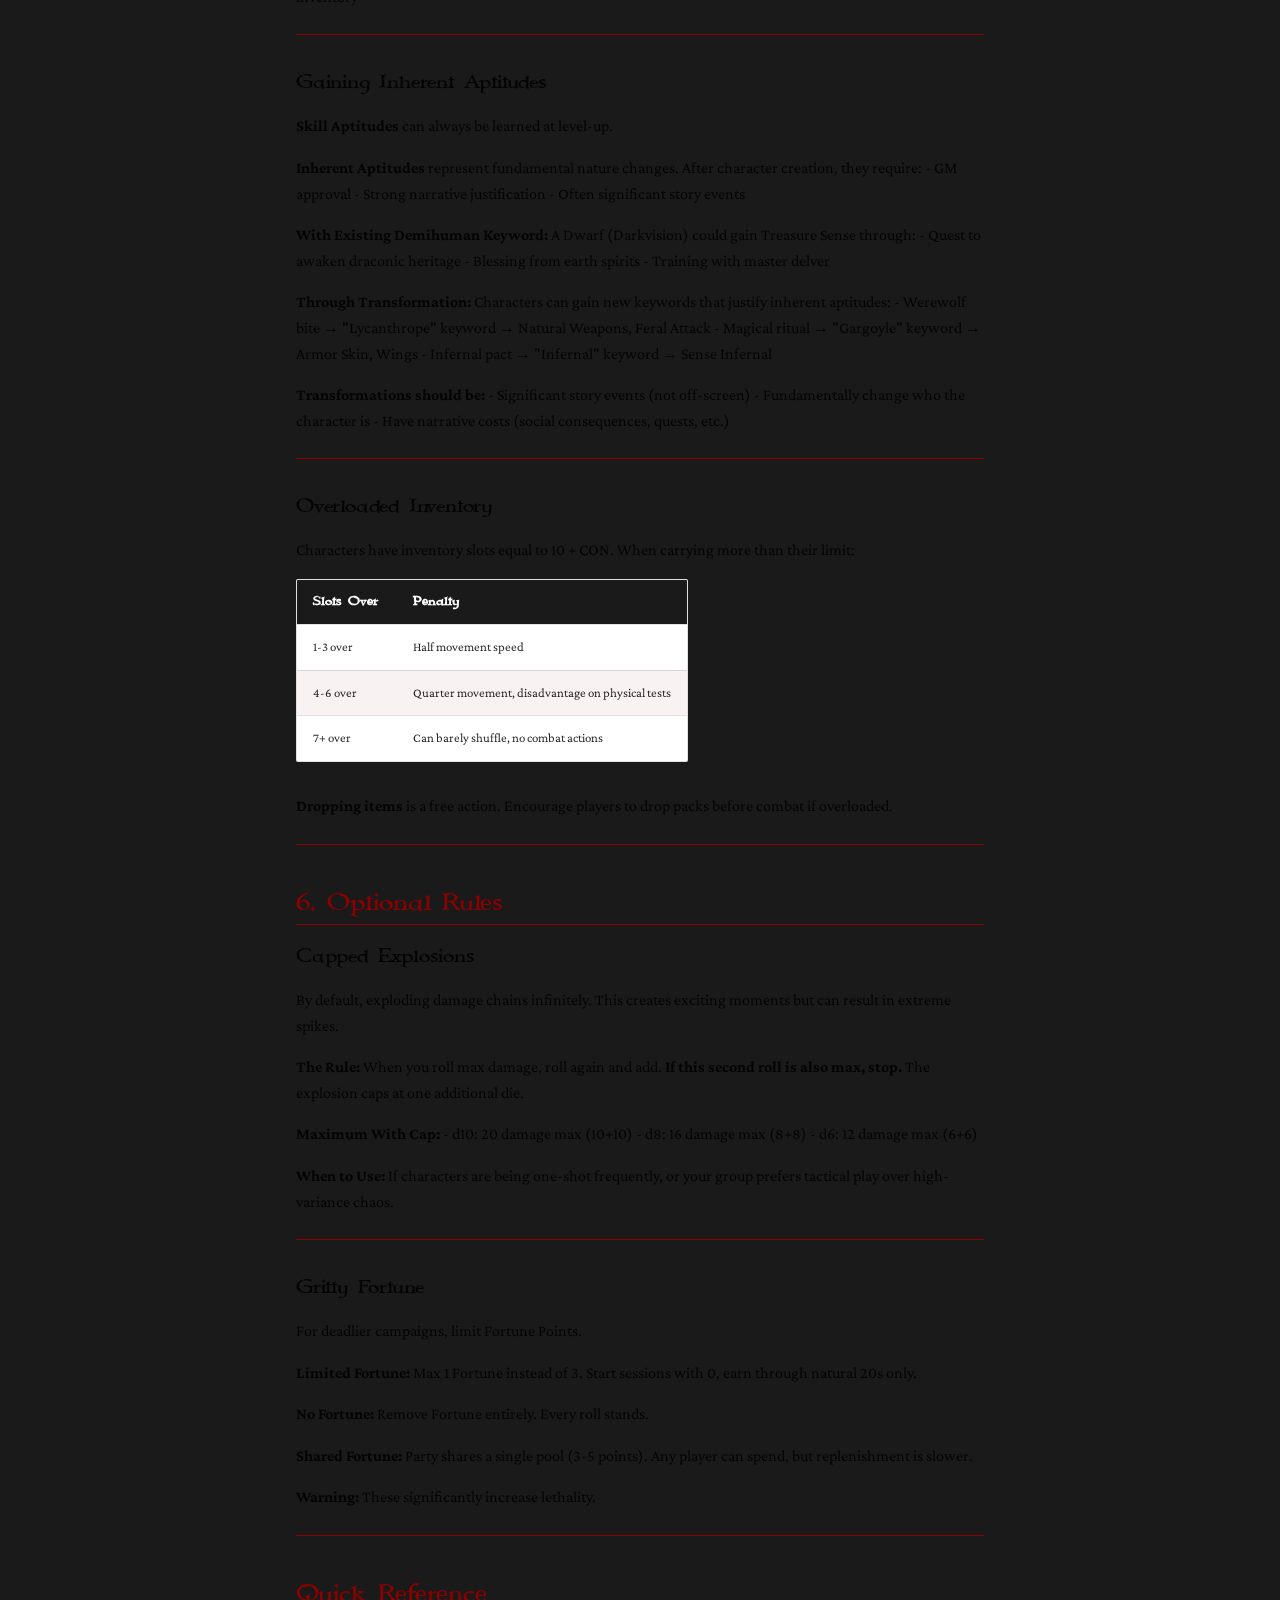
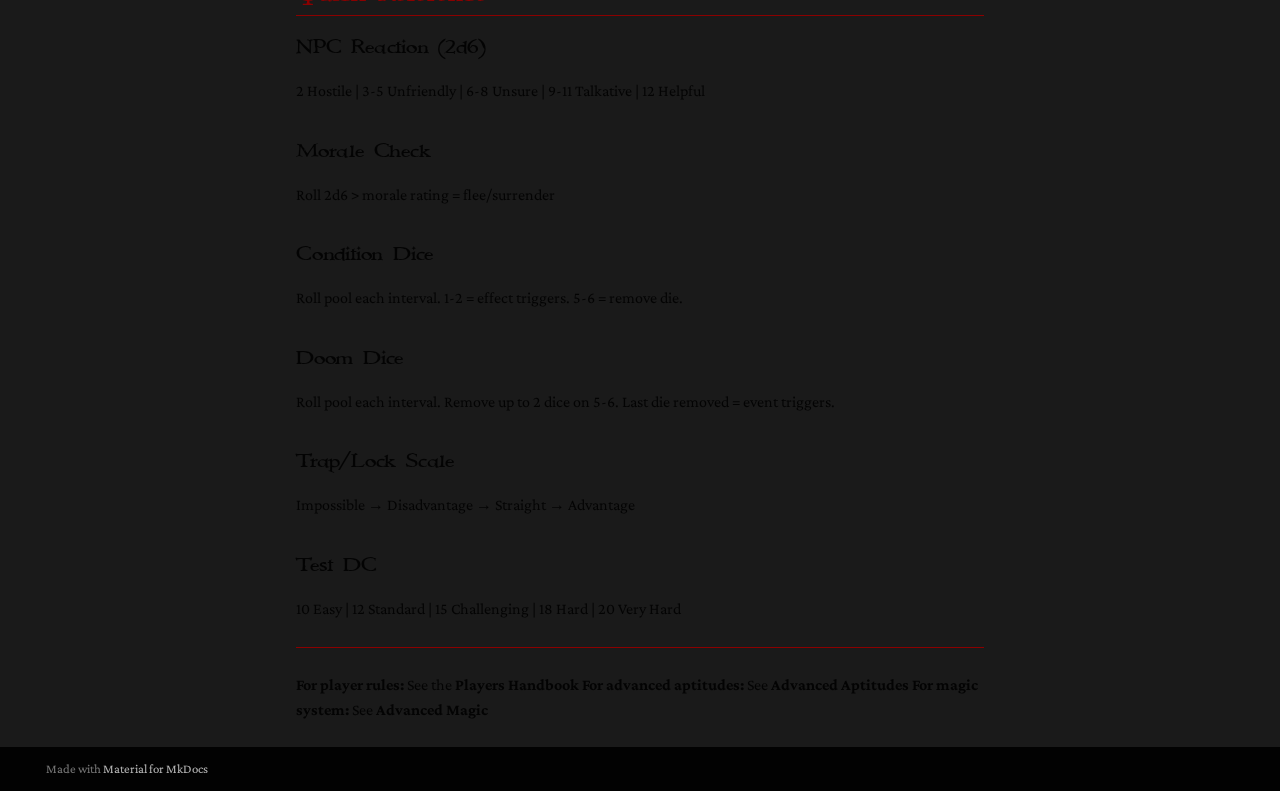
<file: GM Handbook/index.html>
<!doctype html>
<html lang="en" class="no-js">
  <head>
    
      <meta charset="utf-8">
      <meta name="viewport" content="width=device-width,initial-scale=1">
      
        <meta name="description" content="A tabletop RPG system based on Knave">
      
      
      
        <link rel="canonical" href="https://rathrpg.github.io/rath-rpg/GM%20Handbook/">
      
      
        <link rel="prev" href="../Advanced%20Magic/">
      
      
        <link rel="next" href="../Homebrew%20Guide/">
      
      
        
      
      
      <link rel="icon" href="../assets/images/favicon.png">
      <meta name="generator" content="mkdocs-1.6.1, mkdocs-material-9.7.1">
    
    
      
        <title>GM Handbook - Rath RPG</title>
      
    
    
      <link rel="stylesheet" href="../assets/stylesheets/main.484c7ddc.min.css">
      
        
        <link rel="stylesheet" href="../assets/stylesheets/palette.ab4e12ef.min.css">
      
      


    
    
      
    
    
      
        
        
        <link rel="preconnect" href="https://fonts.gstatic.com" crossorigin>
        <link rel="stylesheet" href="https://fonts.googleapis.com/css?family=Crimson+Pro:300,300i,400,400i,700,700i%7CRoboto+Mono:400,400i,700,700i&display=fallback">
        <style>:root{--md-text-font:"Crimson Pro";--md-code-font:"Roboto Mono"}</style>
      
    
    
      <link rel="stylesheet" href="../stylesheets/extra.css">
    
    <script>__md_scope=new URL("..",location),__md_hash=e=>[...e].reduce(((e,_)=>(e<<5)-e+_.charCodeAt(0)),0),__md_get=(e,_=localStorage,t=__md_scope)=>JSON.parse(_.getItem(t.pathname+"."+e)),__md_set=(e,_,t=localStorage,a=__md_scope)=>{try{t.setItem(a.pathname+"."+e,JSON.stringify(_))}catch(e){}}</script>
    
      

    
    
  </head>
  
  
    
    
      
    
    
    
    
    <body dir="ltr" data-md-color-scheme="default" data-md-color-primary="deep-orange" data-md-color-accent="orange">
  
    
    <input class="md-toggle" data-md-toggle="drawer" type="checkbox" id="__drawer" autocomplete="off">
    <input class="md-toggle" data-md-toggle="search" type="checkbox" id="__search" autocomplete="off">
    <label class="md-overlay" for="__drawer"></label>
    <div data-md-component="skip">
      
        
        <a href="#rath-rpg-gm-handbook" class="md-skip">
          Skip to content
        </a>
      
    </div>
    <div data-md-component="announce">
      
    </div>
    
    
      

  

<header class="md-header md-header--shadow md-header--lifted" data-md-component="header">
  <nav class="md-header__inner md-grid" aria-label="Header">
    <a href=".." title="Rath RPG" class="md-header__button md-logo" aria-label="Rath RPG" data-md-component="logo">
      
  
  <svg xmlns="http://www.w3.org/2000/svg" viewBox="0 0 24 24"><path d="M12 8a3 3 0 0 0 3-3 3 3 0 0 0-3-3 3 3 0 0 0-3 3 3 3 0 0 0 3 3m0 3.54C9.64 9.35 6.5 8 3 8v11c3.5 0 6.64 1.35 9 3.54 2.36-2.19 5.5-3.54 9-3.54V8c-3.5 0-6.64 1.35-9 3.54"/></svg>

    </a>
    <label class="md-header__button md-icon" for="__drawer">
      
      <svg xmlns="http://www.w3.org/2000/svg" viewBox="0 0 24 24"><path d="M3 6h18v2H3zm0 5h18v2H3zm0 5h18v2H3z"/></svg>
    </label>
    <div class="md-header__title" data-md-component="header-title">
      <div class="md-header__ellipsis">
        <div class="md-header__topic">
          <span class="md-ellipsis">
            Rath RPG
          </span>
        </div>
        <div class="md-header__topic" data-md-component="header-topic">
          <span class="md-ellipsis">
            
              GM Handbook
            
          </span>
        </div>
      </div>
    </div>
    
      
        <form class="md-header__option" data-md-component="palette">
  
    
    
    
    <input class="md-option" data-md-color-media="" data-md-color-scheme="default" data-md-color-primary="deep-orange" data-md-color-accent="orange"  aria-label="Switch to dark mode"  type="radio" name="__palette" id="__palette_0">
    
      <label class="md-header__button md-icon" title="Switch to dark mode" for="__palette_1" hidden>
        <svg xmlns="http://www.w3.org/2000/svg" viewBox="0 0 24 24"><path d="M12 8a4 4 0 0 0-4 4 4 4 0 0 0 4 4 4 4 0 0 0 4-4 4 4 0 0 0-4-4m0 10a6 6 0 0 1-6-6 6 6 0 0 1 6-6 6 6 0 0 1 6 6 6 6 0 0 1-6 6m8-9.31V4h-4.69L12 .69 8.69 4H4v4.69L.69 12 4 15.31V20h4.69L12 23.31 15.31 20H20v-4.69L23.31 12z"/></svg>
      </label>
    
  
    
    
    
    <input class="md-option" data-md-color-media="" data-md-color-scheme="slate" data-md-color-primary="deep-orange" data-md-color-accent="orange"  aria-label="Switch to light mode"  type="radio" name="__palette" id="__palette_1">
    
      <label class="md-header__button md-icon" title="Switch to light mode" for="__palette_0" hidden>
        <svg xmlns="http://www.w3.org/2000/svg" viewBox="0 0 24 24"><path d="M12 18c-.89 0-1.74-.2-2.5-.55C11.56 16.5 13 14.42 13 12s-1.44-4.5-3.5-5.45C10.26 6.2 11.11 6 12 6a6 6 0 0 1 6 6 6 6 0 0 1-6 6m8-9.31V4h-4.69L12 .69 8.69 4H4v4.69L.69 12 4 15.31V20h4.69L12 23.31 15.31 20H20v-4.69L23.31 12z"/></svg>
      </label>
    
  
</form>
      
    
    
      <script>var palette=__md_get("__palette");if(palette&&palette.color){if("(prefers-color-scheme)"===palette.color.media){var media=matchMedia("(prefers-color-scheme: light)"),input=document.querySelector(media.matches?"[data-md-color-media='(prefers-color-scheme: light)']":"[data-md-color-media='(prefers-color-scheme: dark)']");palette.color.media=input.getAttribute("data-md-color-media"),palette.color.scheme=input.getAttribute("data-md-color-scheme"),palette.color.primary=input.getAttribute("data-md-color-primary"),palette.color.accent=input.getAttribute("data-md-color-accent")}for(var[key,value]of Object.entries(palette.color))document.body.setAttribute("data-md-color-"+key,value)}</script>
    
    
    
      
      
        <label class="md-header__button md-icon" for="__search">
          
          <svg xmlns="http://www.w3.org/2000/svg" viewBox="0 0 24 24"><path d="M9.5 3A6.5 6.5 0 0 1 16 9.5c0 1.61-.59 3.09-1.56 4.23l.27.27h.79l5 5-1.5 1.5-5-5v-.79l-.27-.27A6.52 6.52 0 0 1 9.5 16 6.5 6.5 0 0 1 3 9.5 6.5 6.5 0 0 1 9.5 3m0 2C7 5 5 7 5 9.5S7 14 9.5 14 14 12 14 9.5 12 5 9.5 5"/></svg>
        </label>
        <div class="md-search" data-md-component="search" role="dialog">
  <label class="md-search__overlay" for="__search"></label>
  <div class="md-search__inner" role="search">
    <form class="md-search__form" name="search">
      <input type="text" class="md-search__input" name="query" aria-label="Search" placeholder="Search" autocapitalize="off" autocorrect="off" autocomplete="off" spellcheck="false" data-md-component="search-query" required>
      <label class="md-search__icon md-icon" for="__search">
        
        <svg xmlns="http://www.w3.org/2000/svg" viewBox="0 0 24 24"><path d="M9.5 3A6.5 6.5 0 0 1 16 9.5c0 1.61-.59 3.09-1.56 4.23l.27.27h.79l5 5-1.5 1.5-5-5v-.79l-.27-.27A6.52 6.52 0 0 1 9.5 16 6.5 6.5 0 0 1 3 9.5 6.5 6.5 0 0 1 9.5 3m0 2C7 5 5 7 5 9.5S7 14 9.5 14 14 12 14 9.5 12 5 9.5 5"/></svg>
        
        <svg xmlns="http://www.w3.org/2000/svg" viewBox="0 0 24 24"><path d="M20 11v2H8l5.5 5.5-1.42 1.42L4.16 12l7.92-7.92L13.5 5.5 8 11z"/></svg>
      </label>
      <nav class="md-search__options" aria-label="Search">
        
        <button type="reset" class="md-search__icon md-icon" title="Clear" aria-label="Clear" tabindex="-1">
          
          <svg xmlns="http://www.w3.org/2000/svg" viewBox="0 0 24 24"><path d="M19 6.41 17.59 5 12 10.59 6.41 5 5 6.41 10.59 12 5 17.59 6.41 19 12 13.41 17.59 19 19 17.59 13.41 12z"/></svg>
        </button>
      </nav>
      
    </form>
    <div class="md-search__output">
      <div class="md-search__scrollwrap" tabindex="0" data-md-scrollfix>
        <div class="md-search-result" data-md-component="search-result">
          <div class="md-search-result__meta">
            Initializing search
          </div>
          <ol class="md-search-result__list" role="presentation"></ol>
        </div>
      </div>
    </div>
  </div>
</div>
      
    
    
  </nav>
  
    
      
<nav class="md-tabs" aria-label="Tabs" data-md-component="tabs">
  <div class="md-grid">
    <ul class="md-tabs__list">
      
        
  
  
  
  
    <li class="md-tabs__item">
      <a href=".." class="md-tabs__link">
        
  
  
    
  
  Home

      </a>
    </li>
  

      
        
  
  
  
  
    
    
      <li class="md-tabs__item">
        <a href="../Players%20Handbook/" class="md-tabs__link">
          
  
  
  Player Rules

        </a>
      </li>
    
  

      
        
  
  
  
    
  
  
    
    
      <li class="md-tabs__item md-tabs__item--active">
        <a href="./" class="md-tabs__link">
          
  
  
  GM Rules

        </a>
      </li>
    
  

      
        
  
  
  
  
    
    
      <li class="md-tabs__item">
        <a href="../Homebrew%20Guide/" class="md-tabs__link">
          
  
  
  Supplements

        </a>
      </li>
    
  

      
        
  
  
  
  
    <li class="md-tabs__item">
      <a href="../downloads/" class="md-tabs__link">
        
  
  
    
  
  Downloads

      </a>
    </li>
  

      
        
  
  
  
  
    <li class="md-tabs__item">
      <a href="../License%20and%20Attribution/" class="md-tabs__link">
        
  
  
    
  
  License

      </a>
    </li>
  

      
    </ul>
  </div>
</nav>
    
  
</header>
    
    <div class="md-container" data-md-component="container">
      
      
        
      
      <main class="md-main" data-md-component="main">
        <div class="md-main__inner md-grid">
          
            
              
              <div class="md-sidebar md-sidebar--primary" data-md-component="sidebar" data-md-type="navigation" >
                <div class="md-sidebar__scrollwrap">
                  <div class="md-sidebar__inner">
                    


  


<nav class="md-nav md-nav--primary md-nav--lifted" aria-label="Navigation" data-md-level="0">
  <label class="md-nav__title" for="__drawer">
    <a href=".." title="Rath RPG" class="md-nav__button md-logo" aria-label="Rath RPG" data-md-component="logo">
      
  
  <svg xmlns="http://www.w3.org/2000/svg" viewBox="0 0 24 24"><path d="M12 8a3 3 0 0 0 3-3 3 3 0 0 0-3-3 3 3 0 0 0-3 3 3 3 0 0 0 3 3m0 3.54C9.64 9.35 6.5 8 3 8v11c3.5 0 6.64 1.35 9 3.54 2.36-2.19 5.5-3.54 9-3.54V8c-3.5 0-6.64 1.35-9 3.54"/></svg>

    </a>
    Rath RPG
  </label>
  
  <ul class="md-nav__list" data-md-scrollfix>
    
      
      
  
  
  
  
    <li class="md-nav__item">
      <a href=".." class="md-nav__link">
        
  
  
  <span class="md-ellipsis">
    
  
    Home
  

    
  </span>
  
  

      </a>
    </li>
  

    
      
      
  
  
  
  
    
    
    
    
      
      
        
      
    
    
    <li class="md-nav__item md-nav__item--nested">
      
        
        
          
        
        <input class="md-nav__toggle md-toggle md-toggle--indeterminate" type="checkbox" id="__nav_2" >
        
          
          <label class="md-nav__link" for="__nav_2" id="__nav_2_label" tabindex="0">
            
  
  
  <span class="md-ellipsis">
    
  
    Player Rules
  

    
  </span>
  
  

            <span class="md-nav__icon md-icon"></span>
          </label>
        
        <nav class="md-nav" data-md-level="1" aria-labelledby="__nav_2_label" aria-expanded="false">
          <label class="md-nav__title" for="__nav_2">
            <span class="md-nav__icon md-icon"></span>
            
  
    Player Rules
  

          </label>
          <ul class="md-nav__list" data-md-scrollfix>
            
              
                
  
  
  
  
    <li class="md-nav__item">
      <a href="../Players%20Handbook/" class="md-nav__link">
        
  
  
  <span class="md-ellipsis">
    
  
    Players Handbook
  

    
  </span>
  
  

      </a>
    </li>
  

              
            
              
                
  
  
  
  
    <li class="md-nav__item">
      <a href="../Advanced%20Aptitudes/" class="md-nav__link">
        
  
  
  <span class="md-ellipsis">
    
  
    Advanced Aptitudes
  

    
  </span>
  
  

      </a>
    </li>
  

              
            
              
                
  
  
  
  
    <li class="md-nav__item">
      <a href="../Advanced%20Magic/" class="md-nav__link">
        
  
  
  <span class="md-ellipsis">
    
  
    Advanced Magic
  

    
  </span>
  
  

      </a>
    </li>
  

              
            
          </ul>
        </nav>
      
    </li>
  

    
      
      
  
  
    
  
  
  
    
    
    
    
      
        
        
      
      
        
      
    
    
    <li class="md-nav__item md-nav__item--active md-nav__item--section md-nav__item--nested">
      
        
        
        <input class="md-nav__toggle md-toggle " type="checkbox" id="__nav_3" checked>
        
          
          <label class="md-nav__link" for="__nav_3" id="__nav_3_label" tabindex="">
            
  
  
  <span class="md-ellipsis">
    
  
    GM Rules
  

    
  </span>
  
  

            <span class="md-nav__icon md-icon"></span>
          </label>
        
        <nav class="md-nav" data-md-level="1" aria-labelledby="__nav_3_label" aria-expanded="true">
          <label class="md-nav__title" for="__nav_3">
            <span class="md-nav__icon md-icon"></span>
            
  
    GM Rules
  

          </label>
          <ul class="md-nav__list" data-md-scrollfix>
            
              
                
  
  
    
  
  
  
    <li class="md-nav__item md-nav__item--active">
      
      <input class="md-nav__toggle md-toggle" type="checkbox" id="__toc">
      
      
        
      
      
        <label class="md-nav__link md-nav__link--active" for="__toc">
          
  
  
  <span class="md-ellipsis">
    
  
    GM Handbook
  

    
  </span>
  
  

          <span class="md-nav__icon md-icon"></span>
        </label>
      
      <a href="./" class="md-nav__link md-nav__link--active">
        
  
  
  <span class="md-ellipsis">
    
  
    GM Handbook
  

    
  </span>
  
  

      </a>
      
        

<nav class="md-nav md-nav--secondary" aria-label="Table of contents">
  
  
  
    
  
  
    <label class="md-nav__title" for="__toc">
      <span class="md-nav__icon md-icon"></span>
      Table of contents
    </label>
    <ul class="md-nav__list" data-md-component="toc" data-md-scrollfix>
      
        <li class="md-nav__item">
  <a href="#1-running-your-game" class="md-nav__link">
    <span class="md-ellipsis">
      
        1. Running Your Game
      
    </span>
  </a>
  
    <nav class="md-nav" aria-label="1. Running Your Game">
      <ul class="md-nav__list">
        
          <li class="md-nav__item">
  <a href="#make-it-your-own" class="md-nav__link">
    <span class="md-ellipsis">
      
        Make It Your Own
      
    </span>
  </a>
  
</li>
        
          <li class="md-nav__item">
  <a href="#npc-reactions" class="md-nav__link">
    <span class="md-ellipsis">
      
        NPC Reactions
      
    </span>
  </a>
  
</li>
        
          <li class="md-nav__item">
  <a href="#morale" class="md-nav__link">
    <span class="md-ellipsis">
      
        Morale
      
    </span>
  </a>
  
</li>
        
          <li class="md-nav__item">
  <a href="#test-difficulty" class="md-nav__link">
    <span class="md-ellipsis">
      
        Test Difficulty
      
    </span>
  </a>
  
</li>
        
      </ul>
    </nav>
  
</li>
      
        <li class="md-nav__item">
  <a href="#2-dice-pools" class="md-nav__link">
    <span class="md-ellipsis">
      
        2. Dice Pools
      
    </span>
  </a>
  
    <nav class="md-nav" aria-label="2. Dice Pools">
      <ul class="md-nav__list">
        
          <li class="md-nav__item">
  <a href="#how-dice-pools-work" class="md-nav__link">
    <span class="md-ellipsis">
      
        How Dice Pools Work
      
    </span>
  </a>
  
</li>
        
          <li class="md-nav__item">
  <a href="#doom-dice-timers" class="md-nav__link">
    <span class="md-ellipsis">
      
        Doom Dice (Timers)
      
    </span>
  </a>
  
</li>
        
          <li class="md-nav__item">
  <a href="#condition-dice-ongoing-effects" class="md-nav__link">
    <span class="md-ellipsis">
      
        Condition Dice (Ongoing Effects)
      
    </span>
  </a>
  
    <nav class="md-nav" aria-label="Condition Dice (Ongoing Effects)">
      <ul class="md-nav__list">
        
          <li class="md-nav__item">
  <a href="#poison" class="md-nav__link">
    <span class="md-ellipsis">
      
        Poison
      
    </span>
  </a>
  
</li>
        
          <li class="md-nav__item">
  <a href="#fire" class="md-nav__link">
    <span class="md-ellipsis">
      
        Fire
      
    </span>
  </a>
  
</li>
        
          <li class="md-nav__item">
  <a href="#bleeding" class="md-nav__link">
    <span class="md-ellipsis">
      
        Bleeding
      
    </span>
  </a>
  
</li>
        
          <li class="md-nav__item">
  <a href="#disease" class="md-nav__link">
    <span class="md-ellipsis">
      
        Disease
      
    </span>
  </a>
  
</li>
        
          <li class="md-nav__item">
  <a href="#drowning" class="md-nav__link">
    <span class="md-ellipsis">
      
        Drowning
      
    </span>
  </a>
  
</li>
        
      </ul>
    </nav>
  
</li>
        
      </ul>
    </nav>
  
</li>
      
        <li class="md-nav__item">
  <a href="#3-traps-and-locks" class="md-nav__link">
    <span class="md-ellipsis">
      
        3. Traps and Locks
      
    </span>
  </a>
  
    <nav class="md-nav" aria-label="3. Traps and Locks">
      <ul class="md-nav__list">
        
          <li class="md-nav__item">
  <a href="#the-advantage-scale" class="md-nav__link">
    <span class="md-ellipsis">
      
        The Advantage Scale
      
    </span>
  </a>
  
</li>
        
          <li class="md-nav__item">
  <a href="#detecting-traps" class="md-nav__link">
    <span class="md-ellipsis">
      
        Detecting Traps
      
    </span>
  </a>
  
</li>
        
          <li class="md-nav__item">
  <a href="#disabling-traps-and-picking-locks" class="md-nav__link">
    <span class="md-ellipsis">
      
        Disabling Traps and Picking Locks
      
    </span>
  </a>
  
</li>
        
          <li class="md-nav__item">
  <a href="#complex-traps-and-locks" class="md-nav__link">
    <span class="md-ellipsis">
      
        Complex Traps and Locks
      
    </span>
  </a>
  
</li>
        
          <li class="md-nav__item">
  <a href="#aptitudes-that-help" class="md-nav__link">
    <span class="md-ellipsis">
      
        Aptitudes That Help
      
    </span>
  </a>
  
</li>
        
          <li class="md-nav__item">
  <a href="#example-situations" class="md-nav__link">
    <span class="md-ellipsis">
      
        Example Situations
      
    </span>
  </a>
  
</li>
        
      </ul>
    </nav>
  
</li>
      
        <li class="md-nav__item">
  <a href="#4-monsters" class="md-nav__link">
    <span class="md-ellipsis">
      
        4. Monsters
      
    </span>
  </a>
  
    <nav class="md-nav" aria-label="4. Monsters">
      <ul class="md-nav__list">
        
          <li class="md-nav__item">
  <a href="#stat-block-format" class="md-nav__link">
    <span class="md-ellipsis">
      
        Stat Block Format
      
    </span>
  </a>
  
</li>
        
          <li class="md-nav__item">
  <a href="#size-categories" class="md-nav__link">
    <span class="md-ellipsis">
      
        Size Categories
      
    </span>
  </a>
  
</li>
        
          <li class="md-nav__item">
  <a href="#creating-monsters" class="md-nav__link">
    <span class="md-ellipsis">
      
        Creating Monsters
      
    </span>
  </a>
  
</li>
        
          <li class="md-nav__item">
  <a href="#example-monsters" class="md-nav__link">
    <span class="md-ellipsis">
      
        Example Monsters
      
    </span>
  </a>
  
    <nav class="md-nav" aria-label="Example Monsters">
      <ul class="md-nav__list">
        
          <li class="md-nav__item">
  <a href="#weak-level-0-1" class="md-nav__link">
    <span class="md-ellipsis">
      
        Weak (Level 0-1)
      
    </span>
  </a>
  
</li>
        
          <li class="md-nav__item">
  <a href="#average-level-2-3" class="md-nav__link">
    <span class="md-ellipsis">
      
        Average (Level 2-3)
      
    </span>
  </a>
  
</li>
        
          <li class="md-nav__item">
  <a href="#dangerous-level-4-5" class="md-nav__link">
    <span class="md-ellipsis">
      
        Dangerous (Level 4-5)
      
    </span>
  </a>
  
</li>
        
          <li class="md-nav__item">
  <a href="#major-threats-level-6-8" class="md-nav__link">
    <span class="md-ellipsis">
      
        Major Threats (Level 6-8)
      
    </span>
  </a>
  
</li>
        
      </ul>
    </nav>
  
</li>
        
          <li class="md-nav__item">
  <a href="#encounter-balance" class="md-nav__link">
    <span class="md-ellipsis">
      
        Encounter Balance
      
    </span>
  </a>
  
</li>
        
      </ul>
    </nav>
  
</li>
      
        <li class="md-nav__item">
  <a href="#5-special-situations" class="md-nav__link">
    <span class="md-ellipsis">
      
        5. Special Situations
      
    </span>
  </a>
  
    <nav class="md-nav" aria-label="5. Special Situations">
      <ul class="md-nav__list">
        
          <li class="md-nav__item">
  <a href="#scrolls" class="md-nav__link">
    <span class="md-ellipsis">
      
        Scrolls
      
    </span>
  </a>
  
</li>
        
          <li class="md-nav__item">
  <a href="#funnels-and-level-0-characters" class="md-nav__link">
    <span class="md-ellipsis">
      
        Funnels and Level 0 Characters
      
    </span>
  </a>
  
</li>
        
          <li class="md-nav__item">
  <a href="#gaining-inherent-aptitudes" class="md-nav__link">
    <span class="md-ellipsis">
      
        Gaining Inherent Aptitudes
      
    </span>
  </a>
  
</li>
        
          <li class="md-nav__item">
  <a href="#overloaded-inventory" class="md-nav__link">
    <span class="md-ellipsis">
      
        Overloaded Inventory
      
    </span>
  </a>
  
</li>
        
      </ul>
    </nav>
  
</li>
      
        <li class="md-nav__item">
  <a href="#6-optional-rules" class="md-nav__link">
    <span class="md-ellipsis">
      
        6. Optional Rules
      
    </span>
  </a>
  
    <nav class="md-nav" aria-label="6. Optional Rules">
      <ul class="md-nav__list">
        
          <li class="md-nav__item">
  <a href="#capped-explosions" class="md-nav__link">
    <span class="md-ellipsis">
      
        Capped Explosions
      
    </span>
  </a>
  
</li>
        
          <li class="md-nav__item">
  <a href="#gritty-fortune" class="md-nav__link">
    <span class="md-ellipsis">
      
        Gritty Fortune
      
    </span>
  </a>
  
</li>
        
      </ul>
    </nav>
  
</li>
      
        <li class="md-nav__item">
  <a href="#quick-reference" class="md-nav__link">
    <span class="md-ellipsis">
      
        Quick Reference
      
    </span>
  </a>
  
    <nav class="md-nav" aria-label="Quick Reference">
      <ul class="md-nav__list">
        
          <li class="md-nav__item">
  <a href="#npc-reaction-2d6" class="md-nav__link">
    <span class="md-ellipsis">
      
        NPC Reaction (2d6)
      
    </span>
  </a>
  
</li>
        
          <li class="md-nav__item">
  <a href="#morale-check" class="md-nav__link">
    <span class="md-ellipsis">
      
        Morale Check
      
    </span>
  </a>
  
</li>
        
          <li class="md-nav__item">
  <a href="#condition-dice" class="md-nav__link">
    <span class="md-ellipsis">
      
        Condition Dice
      
    </span>
  </a>
  
</li>
        
          <li class="md-nav__item">
  <a href="#doom-dice" class="md-nav__link">
    <span class="md-ellipsis">
      
        Doom Dice
      
    </span>
  </a>
  
</li>
        
          <li class="md-nav__item">
  <a href="#traplock-scale" class="md-nav__link">
    <span class="md-ellipsis">
      
        Trap/Lock Scale
      
    </span>
  </a>
  
</li>
        
          <li class="md-nav__item">
  <a href="#test-dc" class="md-nav__link">
    <span class="md-ellipsis">
      
        Test DC
      
    </span>
  </a>
  
</li>
        
      </ul>
    </nav>
  
</li>
      
    </ul>
  
</nav>
      
    </li>
  

              
            
          </ul>
        </nav>
      
    </li>
  

    
      
      
  
  
  
  
    
    
    
    
      
      
        
      
    
    
    <li class="md-nav__item md-nav__item--nested">
      
        
        
          
        
        <input class="md-nav__toggle md-toggle md-toggle--indeterminate" type="checkbox" id="__nav_4" >
        
          
          <label class="md-nav__link" for="__nav_4" id="__nav_4_label" tabindex="0">
            
  
  
  <span class="md-ellipsis">
    
  
    Supplements
  

    
  </span>
  
  

            <span class="md-nav__icon md-icon"></span>
          </label>
        
        <nav class="md-nav" data-md-level="1" aria-labelledby="__nav_4_label" aria-expanded="false">
          <label class="md-nav__title" for="__nav_4">
            <span class="md-nav__icon md-icon"></span>
            
  
    Supplements
  

          </label>
          <ul class="md-nav__list" data-md-scrollfix>
            
              
                
  
  
  
  
    <li class="md-nav__item">
      <a href="../Homebrew%20Guide/" class="md-nav__link">
        
  
  
  <span class="md-ellipsis">
    
  
    Homebrew Guide
  

    
  </span>
  
  

      </a>
    </li>
  

              
            
          </ul>
        </nav>
      
    </li>
  

    
      
      
  
  
  
  
    <li class="md-nav__item">
      <a href="../downloads/" class="md-nav__link">
        
  
  
  <span class="md-ellipsis">
    
  
    Downloads
  

    
  </span>
  
  

      </a>
    </li>
  

    
      
      
  
  
  
  
    <li class="md-nav__item">
      <a href="../License%20and%20Attribution/" class="md-nav__link">
        
  
  
  <span class="md-ellipsis">
    
  
    License
  

    
  </span>
  
  

      </a>
    </li>
  

    
  </ul>
</nav>
                  </div>
                </div>
              </div>
            
            
              
              <div class="md-sidebar md-sidebar--secondary" data-md-component="sidebar" data-md-type="toc" >
                <div class="md-sidebar__scrollwrap">
                  <div class="md-sidebar__inner">
                    

<nav class="md-nav md-nav--secondary" aria-label="Table of contents">
  
  
  
    
  
  
    <label class="md-nav__title" for="__toc">
      <span class="md-nav__icon md-icon"></span>
      Table of contents
    </label>
    <ul class="md-nav__list" data-md-component="toc" data-md-scrollfix>
      
        <li class="md-nav__item">
  <a href="#1-running-your-game" class="md-nav__link">
    <span class="md-ellipsis">
      
        1. Running Your Game
      
    </span>
  </a>
  
    <nav class="md-nav" aria-label="1. Running Your Game">
      <ul class="md-nav__list">
        
          <li class="md-nav__item">
  <a href="#make-it-your-own" class="md-nav__link">
    <span class="md-ellipsis">
      
        Make It Your Own
      
    </span>
  </a>
  
</li>
        
          <li class="md-nav__item">
  <a href="#npc-reactions" class="md-nav__link">
    <span class="md-ellipsis">
      
        NPC Reactions
      
    </span>
  </a>
  
</li>
        
          <li class="md-nav__item">
  <a href="#morale" class="md-nav__link">
    <span class="md-ellipsis">
      
        Morale
      
    </span>
  </a>
  
</li>
        
          <li class="md-nav__item">
  <a href="#test-difficulty" class="md-nav__link">
    <span class="md-ellipsis">
      
        Test Difficulty
      
    </span>
  </a>
  
</li>
        
      </ul>
    </nav>
  
</li>
      
        <li class="md-nav__item">
  <a href="#2-dice-pools" class="md-nav__link">
    <span class="md-ellipsis">
      
        2. Dice Pools
      
    </span>
  </a>
  
    <nav class="md-nav" aria-label="2. Dice Pools">
      <ul class="md-nav__list">
        
          <li class="md-nav__item">
  <a href="#how-dice-pools-work" class="md-nav__link">
    <span class="md-ellipsis">
      
        How Dice Pools Work
      
    </span>
  </a>
  
</li>
        
          <li class="md-nav__item">
  <a href="#doom-dice-timers" class="md-nav__link">
    <span class="md-ellipsis">
      
        Doom Dice (Timers)
      
    </span>
  </a>
  
</li>
        
          <li class="md-nav__item">
  <a href="#condition-dice-ongoing-effects" class="md-nav__link">
    <span class="md-ellipsis">
      
        Condition Dice (Ongoing Effects)
      
    </span>
  </a>
  
    <nav class="md-nav" aria-label="Condition Dice (Ongoing Effects)">
      <ul class="md-nav__list">
        
          <li class="md-nav__item">
  <a href="#poison" class="md-nav__link">
    <span class="md-ellipsis">
      
        Poison
      
    </span>
  </a>
  
</li>
        
          <li class="md-nav__item">
  <a href="#fire" class="md-nav__link">
    <span class="md-ellipsis">
      
        Fire
      
    </span>
  </a>
  
</li>
        
          <li class="md-nav__item">
  <a href="#bleeding" class="md-nav__link">
    <span class="md-ellipsis">
      
        Bleeding
      
    </span>
  </a>
  
</li>
        
          <li class="md-nav__item">
  <a href="#disease" class="md-nav__link">
    <span class="md-ellipsis">
      
        Disease
      
    </span>
  </a>
  
</li>
        
          <li class="md-nav__item">
  <a href="#drowning" class="md-nav__link">
    <span class="md-ellipsis">
      
        Drowning
      
    </span>
  </a>
  
</li>
        
      </ul>
    </nav>
  
</li>
        
      </ul>
    </nav>
  
</li>
      
        <li class="md-nav__item">
  <a href="#3-traps-and-locks" class="md-nav__link">
    <span class="md-ellipsis">
      
        3. Traps and Locks
      
    </span>
  </a>
  
    <nav class="md-nav" aria-label="3. Traps and Locks">
      <ul class="md-nav__list">
        
          <li class="md-nav__item">
  <a href="#the-advantage-scale" class="md-nav__link">
    <span class="md-ellipsis">
      
        The Advantage Scale
      
    </span>
  </a>
  
</li>
        
          <li class="md-nav__item">
  <a href="#detecting-traps" class="md-nav__link">
    <span class="md-ellipsis">
      
        Detecting Traps
      
    </span>
  </a>
  
</li>
        
          <li class="md-nav__item">
  <a href="#disabling-traps-and-picking-locks" class="md-nav__link">
    <span class="md-ellipsis">
      
        Disabling Traps and Picking Locks
      
    </span>
  </a>
  
</li>
        
          <li class="md-nav__item">
  <a href="#complex-traps-and-locks" class="md-nav__link">
    <span class="md-ellipsis">
      
        Complex Traps and Locks
      
    </span>
  </a>
  
</li>
        
          <li class="md-nav__item">
  <a href="#aptitudes-that-help" class="md-nav__link">
    <span class="md-ellipsis">
      
        Aptitudes That Help
      
    </span>
  </a>
  
</li>
        
          <li class="md-nav__item">
  <a href="#example-situations" class="md-nav__link">
    <span class="md-ellipsis">
      
        Example Situations
      
    </span>
  </a>
  
</li>
        
      </ul>
    </nav>
  
</li>
      
        <li class="md-nav__item">
  <a href="#4-monsters" class="md-nav__link">
    <span class="md-ellipsis">
      
        4. Monsters
      
    </span>
  </a>
  
    <nav class="md-nav" aria-label="4. Monsters">
      <ul class="md-nav__list">
        
          <li class="md-nav__item">
  <a href="#stat-block-format" class="md-nav__link">
    <span class="md-ellipsis">
      
        Stat Block Format
      
    </span>
  </a>
  
</li>
        
          <li class="md-nav__item">
  <a href="#size-categories" class="md-nav__link">
    <span class="md-ellipsis">
      
        Size Categories
      
    </span>
  </a>
  
</li>
        
          <li class="md-nav__item">
  <a href="#creating-monsters" class="md-nav__link">
    <span class="md-ellipsis">
      
        Creating Monsters
      
    </span>
  </a>
  
</li>
        
          <li class="md-nav__item">
  <a href="#example-monsters" class="md-nav__link">
    <span class="md-ellipsis">
      
        Example Monsters
      
    </span>
  </a>
  
    <nav class="md-nav" aria-label="Example Monsters">
      <ul class="md-nav__list">
        
          <li class="md-nav__item">
  <a href="#weak-level-0-1" class="md-nav__link">
    <span class="md-ellipsis">
      
        Weak (Level 0-1)
      
    </span>
  </a>
  
</li>
        
          <li class="md-nav__item">
  <a href="#average-level-2-3" class="md-nav__link">
    <span class="md-ellipsis">
      
        Average (Level 2-3)
      
    </span>
  </a>
  
</li>
        
          <li class="md-nav__item">
  <a href="#dangerous-level-4-5" class="md-nav__link">
    <span class="md-ellipsis">
      
        Dangerous (Level 4-5)
      
    </span>
  </a>
  
</li>
        
          <li class="md-nav__item">
  <a href="#major-threats-level-6-8" class="md-nav__link">
    <span class="md-ellipsis">
      
        Major Threats (Level 6-8)
      
    </span>
  </a>
  
</li>
        
      </ul>
    </nav>
  
</li>
        
          <li class="md-nav__item">
  <a href="#encounter-balance" class="md-nav__link">
    <span class="md-ellipsis">
      
        Encounter Balance
      
    </span>
  </a>
  
</li>
        
      </ul>
    </nav>
  
</li>
      
        <li class="md-nav__item">
  <a href="#5-special-situations" class="md-nav__link">
    <span class="md-ellipsis">
      
        5. Special Situations
      
    </span>
  </a>
  
    <nav class="md-nav" aria-label="5. Special Situations">
      <ul class="md-nav__list">
        
          <li class="md-nav__item">
  <a href="#scrolls" class="md-nav__link">
    <span class="md-ellipsis">
      
        Scrolls
      
    </span>
  </a>
  
</li>
        
          <li class="md-nav__item">
  <a href="#funnels-and-level-0-characters" class="md-nav__link">
    <span class="md-ellipsis">
      
        Funnels and Level 0 Characters
      
    </span>
  </a>
  
</li>
        
          <li class="md-nav__item">
  <a href="#gaining-inherent-aptitudes" class="md-nav__link">
    <span class="md-ellipsis">
      
        Gaining Inherent Aptitudes
      
    </span>
  </a>
  
</li>
        
          <li class="md-nav__item">
  <a href="#overloaded-inventory" class="md-nav__link">
    <span class="md-ellipsis">
      
        Overloaded Inventory
      
    </span>
  </a>
  
</li>
        
      </ul>
    </nav>
  
</li>
      
        <li class="md-nav__item">
  <a href="#6-optional-rules" class="md-nav__link">
    <span class="md-ellipsis">
      
        6. Optional Rules
      
    </span>
  </a>
  
    <nav class="md-nav" aria-label="6. Optional Rules">
      <ul class="md-nav__list">
        
          <li class="md-nav__item">
  <a href="#capped-explosions" class="md-nav__link">
    <span class="md-ellipsis">
      
        Capped Explosions
      
    </span>
  </a>
  
</li>
        
          <li class="md-nav__item">
  <a href="#gritty-fortune" class="md-nav__link">
    <span class="md-ellipsis">
      
        Gritty Fortune
      
    </span>
  </a>
  
</li>
        
      </ul>
    </nav>
  
</li>
      
        <li class="md-nav__item">
  <a href="#quick-reference" class="md-nav__link">
    <span class="md-ellipsis">
      
        Quick Reference
      
    </span>
  </a>
  
    <nav class="md-nav" aria-label="Quick Reference">
      <ul class="md-nav__list">
        
          <li class="md-nav__item">
  <a href="#npc-reaction-2d6" class="md-nav__link">
    <span class="md-ellipsis">
      
        NPC Reaction (2d6)
      
    </span>
  </a>
  
</li>
        
          <li class="md-nav__item">
  <a href="#morale-check" class="md-nav__link">
    <span class="md-ellipsis">
      
        Morale Check
      
    </span>
  </a>
  
</li>
        
          <li class="md-nav__item">
  <a href="#condition-dice" class="md-nav__link">
    <span class="md-ellipsis">
      
        Condition Dice
      
    </span>
  </a>
  
</li>
        
          <li class="md-nav__item">
  <a href="#doom-dice" class="md-nav__link">
    <span class="md-ellipsis">
      
        Doom Dice
      
    </span>
  </a>
  
</li>
        
          <li class="md-nav__item">
  <a href="#traplock-scale" class="md-nav__link">
    <span class="md-ellipsis">
      
        Trap/Lock Scale
      
    </span>
  </a>
  
</li>
        
          <li class="md-nav__item">
  <a href="#test-dc" class="md-nav__link">
    <span class="md-ellipsis">
      
        Test DC
      
    </span>
  </a>
  
</li>
        
      </ul>
    </nav>
  
</li>
      
    </ul>
  
</nav>
                  </div>
                </div>
              </div>
            
          
          
            <div class="md-content" data-md-component="content">
              
              <article class="md-content__inner md-typeset">
                
                  



<h1 id="rath-rpg-gm-handbook">Rath RPG GM Handbook<a class="headerlink" href="#rath-rpg-gm-handbook" title="Permanent link">&para;</a></h1>
<hr />
<h2 id="1-running-your-game">1. Running Your Game<a class="headerlink" href="#1-running-your-game" title="Permanent link">&para;</a></h2>
<h3 id="make-it-your-own">Make It Your Own<a class="headerlink" href="#make-it-your-own" title="Permanent link">&para;</a></h3>
<p>Rath was built on player-GM negotiation. The aptitudes and rules in this book are a starting point, not a limit.</p>
<p><strong>Do what feels right for your game:</strong>
- If a player wants something unusual and it fits your world, figure out how to let them have it
- Don't be afraid to modify rules that don't work for your table
- The rules exist to support your game, not constrain it</p>
<p><strong>When players ask for something unusual:</strong>
1. Say "yes, and let's figure out how" instead of "no"
2. Work together to find the right mechanical fit
3. Adjust after play if it doesn't work—that's expected, not failure</p>
<p>The best campaigns emerge from this collaboration.</p>
<hr />
<h3 id="npc-reactions">NPC Reactions<a class="headerlink" href="#npc-reactions" title="Permanent link">&para;</a></h3>
<p>When NPC reaction isn't obvious, roll <strong>2d6</strong>:</p>
<table>
<thead>
<tr>
<th>Roll</th>
<th>Reaction</th>
</tr>
</thead>
<tbody>
<tr>
<td>2</td>
<td>Hostile — Attack or threaten</td>
</tr>
<tr>
<td>3-5</td>
<td>Unfriendly — Suspicious, unhelpful</td>
</tr>
<tr>
<td>6-8</td>
<td>Unsure — Waiting to see what PCs do</td>
</tr>
<tr>
<td>9-11</td>
<td>Talkative — Willing to help (for a price)</td>
</tr>
<tr>
<td>12</td>
<td>Helpful — Genuinely friendly</td>
</tr>
</tbody>
</table>
<p><strong>Modifiers:</strong> +1 polite approach, -1 rude approach, +2 gift/favor offered, -2 bad reputation precedes them</p>
<hr />
<h3 id="morale">Morale<a class="headerlink" href="#morale" title="Permanent link">&para;</a></h3>
<p>NPCs have a <strong>morale rating</strong> (typically 5-9). When facing danger, roll <strong>2d6</strong>. If result &gt; morale rating, the NPC flees or surrenders.</p>
<p><strong>Check Morale When:</strong>
- Half the group is defeated
- Leader is killed
- Lone enemy reaches half HP
- Facing overwhelming odds</p>
<p><strong>Typical Ratings:</strong></p>
<table>
<thead>
<tr>
<th>Rating</th>
<th>Type</th>
<th>Examples</th>
</tr>
</thead>
<tbody>
<tr>
<td>5</td>
<td>Cowardly</td>
<td>Goblins, bandits</td>
</tr>
<tr>
<td>6-7</td>
<td>Average</td>
<td>Hired guards, humanoids</td>
</tr>
<tr>
<td>8</td>
<td>Brave</td>
<td>Soldiers, loyal guards</td>
</tr>
<tr>
<td>9</td>
<td>Fearless</td>
<td>Elite warriors, fanatics</td>
</tr>
<tr>
<td>10+</td>
<td>Never flees</td>
<td>Undead, constructs</td>
</tr>
</tbody>
</table>
<p><strong>Henchmen:</strong> Check morale when employer dies, they go unpaid, they face traumatic danger, or someone offers a better deal.</p>
<hr />
<h3 id="test-difficulty">Test Difficulty<a class="headerlink" href="#test-difficulty" title="Permanent link">&para;</a></h3>
<table>
<thead>
<tr>
<th>DC</th>
<th>Difficulty</th>
<th>When to Use</th>
</tr>
</thead>
<tbody>
<tr>
<td>10</td>
<td>Easy</td>
<td>Trained person, good conditions</td>
</tr>
<tr>
<td>12</td>
<td>Standard</td>
<td>Default for most tests</td>
</tr>
<tr>
<td>15</td>
<td>Challenging</td>
<td>Difficult task, poor conditions</td>
</tr>
<tr>
<td>18</td>
<td>Hard</td>
<td>Expert-level difficulty</td>
</tr>
<tr>
<td>20</td>
<td>Very Hard</td>
<td>Near-impossible for most</td>
</tr>
</tbody>
</table>
<p><strong>Remember:</strong> DC 12 is the default. Only change it when the situation clearly warrants easier or harder.</p>
<p><strong>Note:</strong> Players must meet or beat the DC to succeed (d20 + stat ≥ DC).</p>
<hr />
<h2 id="2-dice-pools">2. Dice Pools<a class="headerlink" href="#2-dice-pools" title="Permanent link">&para;</a></h2>
<p>Rath uses dice pools for two purposes: <strong>timers</strong> (something is coming) and <strong>conditions</strong> (something is happening). Both work the same way but serve different narrative functions.</p>
<h3 id="how-dice-pools-work">How Dice Pools Work<a class="headerlink" href="#how-dice-pools-work" title="Permanent link">&para;</a></h3>
<ol>
<li>Create a pool of d6s (size depends on severity)</li>
<li>Each interval, roll all dice in the pool</li>
<li>Check results and remove dice as specified</li>
<li>When the pool is empty, the effect ends (or the event triggers)</li>
</ol>
<p><strong>Tracking Tip:</strong> Write down the pool size (e.g., "6d6 poison"). Roll, apply effects, remove dice, write new total.</p>
<hr />
<h3 id="doom-dice-timers">Doom Dice (Timers)<a class="headerlink" href="#doom-dice-timers" title="Permanent link">&para;</a></h3>
<p>Use doom dice for impending events—something bad is coming and players can see the clock ticking.</p>
<p><strong>Setup:</strong> Create a pool of <strong>6-10 d6s</strong> based on how much time you want.</p>
<p><strong>Each turn or interval:</strong>
1. Roll all remaining dice
2. Remove up to 2 dice showing <strong>5-6</strong>
3. When the <strong>last die is removed</strong>, the event happens</p>
<p><strong>Examples:</strong>
- Flooding dungeon (8d6) — water rises each round
- Pursuing enemies (6d6) — they're getting closer
- Ritual completing (10d6) — cultists are almost done
- Reinforcements arriving (7d6) — guards heard the fight</p>
<p><strong>Pacing:</strong> Larger pools = more time. Removing only on 5-6 (not 4-6) makes it slower. Adjust to fit your desired tension.</p>
<hr />
<h3 id="condition-dice-ongoing-effects">Condition Dice (Ongoing Effects)<a class="headerlink" href="#condition-dice-ongoing-effects" title="Permanent link">&para;</a></h3>
<p>Use condition dice for ongoing harm—poison coursing through veins, flames burning, wounds bleeding.</p>
<p><strong>How Conditions Work:</strong></p>
<ol>
<li>When affected, create a condition dice pool based on severity</li>
<li>Each turn (combat) or interval (exploration), roll all dice</li>
<li><strong>If any dice show 1-2:</strong> The condition's effect triggers</li>
<li><strong>Remove all dice showing 5-6:</strong> The condition is fading</li>
<li>When the pool is empty, the condition ends</li>
</ol>
<p><strong>Key Insight:</strong> As dice disappear, the condition becomes less likely to trigger. A character with 2d6 poison left is fighting it off.</p>
<p><strong>Multiple Sources:</strong> If hit by the same condition again, add new dice to existing pool.</p>
<hr />
<h4 id="poison">Poison<a class="headerlink" href="#poison" title="Permanent link">&para;</a></h4>
<p>When a creature is poisoned, they suffer ongoing effects until their body fights it off.</p>
<p><strong>Initial Save:</strong> When first poisoned, CON test DC 12:
- <strong>Success:</strong> Start with half dice (round down, minimum 2d6)
- <strong>Failure:</strong> Start with full dice pool</p>
<p><strong>Severity:</strong>
| Type | Dice Pool |
|------|-----------|
| Weak poison | 4d6 |
| Moderate poison | 6d6 |
| Strong poison | 8d6 |
| Lethal poison | 10d6+ |</p>
<p><strong>Each turn (combat) or 10 minutes (exploration):</strong>
1. Roll all poison dice
2. <strong>On 1-2:</strong> Effect triggers (see below)
3. <strong>On 5-6:</strong> Remove that die</p>
<p><strong>Poison Effects (choose when designing poison):</strong>
- <strong>Damage:</strong> Take 1 damage per die showing 1-2
- <strong>Paralysis:</strong> Can't act this turn
- <strong>Sleep:</strong> Fall unconscious (wake if shaken/damaged)
- <strong>Weakness:</strong> Disadvantage on physical tests this turn</p>
<p><strong>Curing Poison:</strong>
- Basic antitoxin (5 gp): Remove 2d6 from pool
- Superior antitoxin (20 gp): Remove 4d6 from pool
- Temple/healer (1 gp): Remove all poison dice
- Short rest + CON test: Remove additional 1d6
- Long rest + CON test: Remove additional 2d6</p>
<hr />
<h4 id="fire">Fire<a class="headerlink" href="#fire" title="Permanent link">&para;</a></h4>
<p>When ignited, a creature suffers ongoing fire damage.</p>
<p><strong>Severity:</strong> 4-6d6 depending on source (torch splash vs oil immersion)</p>
<p><strong>Each turn:</strong>
1. Roll fire dice
2. <strong>On 1-2:</strong> Take 1 damage per die showing 1-2
3. <strong>On 5-6:</strong> Remove that die (flames dying down)</p>
<p><strong>Extinguishing:</strong>
- Action to drop and roll (DEX test DC 12): Remove 2d6
- Doused with water: Remove 2d6 immediately</p>
<hr />
<h4 id="bleeding">Bleeding<a class="headerlink" href="#bleeding" title="Permanent link">&para;</a></h4>
<p>Major wounds cause ongoing blood loss.</p>
<p><strong>Severity:</strong> Typically 4d6 for serious wounds</p>
<p><strong>Each turn:</strong>
1. Roll bleeding dice
2. <strong>On 1-2:</strong> Take 1 damage per die showing 1-2
3. <strong>On 5-6:</strong> Remove that die (blood clotting)</p>
<p><strong>Stopping the Bleeding:</strong>
- Action to apply pressure/bandage (no test): Remove 2d6
- Field Medicine aptitude removes all bleeding dice</p>
<hr />
<h4 id="disease">Disease<a class="headerlink" href="#disease" title="Permanent link">&para;</a></h4>
<p>Infections cause ongoing harm over longer intervals.</p>
<p><strong>Initial Save:</strong> When first infected, CON test DC 12:
- <strong>Success:</strong> Start with half dice (round down, minimum 2d6)
- <strong>Failure:</strong> Start with full dice pool</p>
<p><strong>Severity:</strong> 6-8d6 depending on disease</p>
<p><strong>Each hour (or day for slow diseases):</strong>
1. Roll disease dice
2. <strong>On 1-2:</strong> Take 1 damage per die and feel weakened
3. <strong>On 5-6:</strong> Remove that die (immune system fighting)</p>
<p><strong>Curing Disease:</strong>
- Temple cure (1 gp): Remove all disease dice
- Healing magic: As specified by spell
- Let it run its course: Eventually the pool empties</p>
<hr />
<h4 id="drowning">Drowning<a class="headerlink" href="#drowning" title="Permanent link">&para;</a></h4>
<p>When out of air underwater, a creature begins drowning.</p>
<p><strong>Setup:</strong> 6d6 drowning condition</p>
<p><strong>Each round underwater:</strong>
1. Roll drowning dice
2. <strong>On 1-2:</strong> Take 1 damage per die showing 1-2
3. <strong>On 5-6:</strong> Remove that die</p>
<p><strong>Reaching Air:</strong> Condition ends immediately when the creature can breathe (surfacing, spell, etc.)</p>
<hr />
<h2 id="3-traps-and-locks">3. Traps and Locks<a class="headerlink" href="#3-traps-and-locks" title="Permanent link">&para;</a></h2>
<h3 id="the-advantage-scale">The Advantage Scale<a class="headerlink" href="#the-advantage-scale" title="Permanent link">&para;</a></h3>
<p>Traps and locks exist on an advantage scale:</p>
<p><strong>Impossible → Disadvantage → Straight Roll → Advantage</strong></p>
<p>Characters move up or down this scale based on tools, aptitudes, and trap complexity.</p>
<hr />
<h3 id="detecting-traps">Detecting Traps<a class="headerlink" href="#detecting-traps" title="Permanent link">&para;</a></h3>
<p>Any character can actively search for traps:
- Spend your turn examining a 10 ft area
- Make a <strong>WIS test DC 12</strong>
- Success reveals the trap's location and general mechanism</p>
<p><strong>Dungeon Sense aptitude:</strong> Advantage on detection + learn detailed mechanics (trigger, effect, bypass methods, complexity)</p>
<hr />
<h3 id="disabling-traps-and-picking-locks">Disabling Traps and Picking Locks<a class="headerlink" href="#disabling-traps-and-picking-locks" title="Permanent link">&para;</a></h3>
<p>Once a trap is detected (or a lock is encountered):</p>
<p><strong>Base:</strong> DEX test DC 12 with <strong>disadvantage</strong> (requires thieves' tools)</p>
<p><strong>Without Tools:</strong> Impossible (though you can try triggering traps from a distance)</p>
<p><strong>Failing by 5+:</strong> Trap triggers OR tools break (1 gp to replace)</p>
<hr />
<h3 id="complex-traps-and-locks">Complex Traps and Locks<a class="headerlink" href="#complex-traps-and-locks" title="Permanent link">&para;</a></h3>
<p>Some traps and locks are particularly sophisticated. Complex mechanisms shift you <strong>down one step</strong> on the advantage scale:</p>
<ul>
<li>Advantage → Straight roll</li>
<li>Straight roll → Disadvantage</li>
<li>Disadvantage → Impossible</li>
</ul>
<p><strong>Simple:</strong> Tripwire, basic lock, pit trap
<strong>Complex:</strong> Multi-stage mechanisms, master locks, magical wards</p>
<hr />
<h3 id="aptitudes-that-help">Aptitudes That Help<a class="headerlink" href="#aptitudes-that-help" title="Permanent link">&para;</a></h3>
<ul>
<li><strong>Break and Enter</strong> - Advantage with tools (straight roll on complex). Can work without tools at disadvantage</li>
<li><strong>Dungeon Sense</strong> - Advantage on detection. Learn complexity and details. No help with disabling</li>
<li><strong>Trapsmith</strong> - Advantage with tools (straight roll on complex). Can work without tools (disadvantage on complex). Identify complexity at a glance</li>
</ul>
<p><strong>Stacking:</strong> A character with both Break and Enter and Trapsmith has significant capability, but aptitudes don't stack—use the better one.</p>
<hr />
<h3 id="example-situations">Example Situations<a class="headerlink" href="#example-situations" title="Permanent link">&para;</a></h3>
<table>
<thead>
<tr>
<th>Aptitude</th>
<th>tools</th>
<th>lock dificulty</th>
<th>Result</th>
</tr>
</thead>
<tbody>
<tr>
<td>No aptitude</td>
<td>Yes</td>
<td>Simple</td>
<td>Disadvantage</td>
</tr>
<tr>
<td>Break and Enter</td>
<td>Yes</td>
<td>Simple</td>
<td>Advantage</td>
</tr>
<tr>
<td>Break and Enter</td>
<td>Yes</td>
<td>Complex</td>
<td>Straight roll</td>
</tr>
<tr>
<td>Break and Enter</td>
<td>No</td>
<td>Simple</td>
<td>Disadvantage</td>
</tr>
<tr>
<td>Break and Enter</td>
<td>No</td>
<td>Complex</td>
<td>Impossible</td>
</tr>
<tr>
<td>Trapsmith</td>
<td>No</td>
<td>Complex trap</td>
<td>Disadvantage</td>
</tr>
</tbody>
</table>
<hr />
<h2 id="4-monsters">4. Monsters<a class="headerlink" href="#4-monsters" title="Permanent link">&para;</a></h2>
<h3 id="stat-block-format">Stat Block Format<a class="headerlink" href="#stat-block-format" title="Permanent link">&para;</a></h3>
<p><strong>Format:</strong> AC, LVL(HD), #at, dam, mv, ml, size</p>
<ul>
<li><strong>AC:</strong> Armor Class</li>
<li><strong>LVL(HD):</strong> Level/Hit Dice (roll d8s for HP)</li>
<li><strong>#at:</strong> Attacks per round</li>
<li><strong>dam:</strong> Damage per attack</li>
<li><strong>mv:</strong> Movement (feet)</li>
<li><strong>ml:</strong> Morale rating</li>
<li><strong>size:</strong> Size category</li>
</ul>
<p><strong>Example:</strong> <code>AC 13, LVL2(2d8), #at 1, dam 1d8, mv 20, ml 7, Person</code></p>
<hr />
<h3 id="size-categories">Size Categories<a class="headerlink" href="#size-categories" title="Permanent link">&para;</a></h3>
<table>
<thead>
<tr>
<th>Size</th>
<th>Description</th>
<th>Examples</th>
</tr>
</thead>
<tbody>
<tr>
<td>Item</td>
<td>Carryable</td>
<td>Cat, rat, dagger, imp</td>
</tr>
<tr>
<td>Object</td>
<td>Bigger than carryable</td>
<td>Barrel, door, wolf</td>
</tr>
<tr>
<td>Person</td>
<td>Human-sized</td>
<td>Human, orc, skeleton</td>
</tr>
<tr>
<td>Warhorse</td>
<td>Horse-sized</td>
<td>Ogre, troll, wyvern</td>
</tr>
<tr>
<td>Elephant</td>
<td>Massive</td>
<td>Giant, dragon</td>
</tr>
</tbody>
</table>
<hr />
<h3 id="creating-monsters">Creating Monsters<a class="headerlink" href="#creating-monsters" title="Permanent link">&para;</a></h3>
<p><strong>Level/Hit Dice:</strong></p>
<table>
<thead>
<tr>
<th>Level</th>
<th>Threat</th>
<th>Examples</th>
</tr>
</thead>
<tbody>
<tr>
<td>0-1</td>
<td>Weak</td>
<td>Goblins, rats, kobolds</td>
</tr>
<tr>
<td>2-3</td>
<td>Average</td>
<td>Orcs, wolves, zombies</td>
</tr>
<tr>
<td>4-5</td>
<td>Dangerous</td>
<td>Ogres, wyverns, trolls</td>
</tr>
<tr>
<td>6-8</td>
<td>Major</td>
<td>Giants, young dragons</td>
</tr>
<tr>
<td>9+</td>
<td>Legendary</td>
<td>Demon lords, ancient dragons</td>
</tr>
</tbody>
</table>
<p><strong>Armor Class:</strong></p>
<table>
<thead>
<tr>
<th>AC</th>
<th>Type</th>
</tr>
</thead>
<tbody>
<tr>
<td>10-11</td>
<td>Unarmored</td>
</tr>
<tr>
<td>12-13</td>
<td>Light armor, hide</td>
</tr>
<tr>
<td>14-15</td>
<td>Medium armor, scale</td>
</tr>
<tr>
<td>16-17</td>
<td>Heavy armor, plates</td>
</tr>
<tr>
<td>18+</td>
<td>Magical, dragon scales</td>
</tr>
</tbody>
</table>
<p><strong>Damage:</strong></p>
<table>
<thead>
<tr>
<th>Die</th>
<th>Power</th>
<th>Examples</th>
</tr>
</thead>
<tbody>
<tr>
<td>d4</td>
<td>Weak</td>
<td>Rat bite, peasant</td>
</tr>
<tr>
<td>d6</td>
<td>Standard</td>
<td>Sword, goblin</td>
</tr>
<tr>
<td>d8</td>
<td>Strong</td>
<td>Greataxe, wolf</td>
</tr>
<tr>
<td>d10+</td>
<td>Powerful</td>
<td>Ogre club, dragon</td>
</tr>
</tbody>
</table>
<p><strong>Special Abilities:</strong>
- <strong>Darkvision</strong> — See in darkness
- <strong>Pack Tactics</strong> — Advantage if ally nearby
- <strong>Regeneration</strong> — Heal X HP/round
- <strong>Resistance</strong> — Half damage from type
- <strong>Immunity</strong> — No damage from type
- <strong>Poison</strong> — Specify dice and effect</p>
<hr />
<h3 id="example-monsters">Example Monsters<a class="headerlink" href="#example-monsters" title="Permanent link">&para;</a></h3>
<h4 id="weak-level-0-1">Weak (Level 0-1)<a class="headerlink" href="#weak-level-0-1" title="Permanent link">&para;</a></h4>
<p><strong>Goblin</strong>
AC 12, LVL1(1d8), #at 1, dam 1d6, mv 20, ml 6, Person
Darkvision. Cowardly when outnumbered.</p>
<p><strong>Skeleton</strong>
AC 11, LVL1(1d8), #at 1, dam 1d6, mv 20, ml 12, Person
Never flees. Blunt weapons deal double, piercing deals half. Immune to poison and fear.</p>
<p><strong>Giant Rat</strong>
AC 10, LVL0(1d4), #at 1, dam 1d4, mv 30, ml 5, Item
Disease: CON DC 12 or 4d6 disease condition.</p>
<h4 id="average-level-2-3">Average (Level 2-3)<a class="headerlink" href="#average-level-2-3" title="Permanent link">&para;</a></h4>
<p><strong>Orc Warrior</strong>
AC 13, LVL2(2d8), #at 1, dam 1d8, mv 20, ml 7, Person
Leather armor, crude weapons.</p>
<p><strong>Wolf</strong>
AC 12, LVL2(2d8), #at 1, dam 1d6, mv 40, ml 7, Object
Pack Tactics. Keen smell.</p>
<p><strong>Zombie</strong>
AC 10, LVL2(2d8), #at 1, dam 1d8, mv 10, ml 12, Person
Never flees. Vulnerable to fire (double damage).</p>
<h4 id="dangerous-level-4-5">Dangerous (Level 4-5)<a class="headerlink" href="#dangerous-level-4-5" title="Permanent link">&para;</a></h4>
<p><strong>Ogre</strong>
AC 13, LVL4(4d8), #at 1, dam 1d10, mv 20, ml 7, Warhorse
Can throw rocks (near range, 1d8).</p>
<p><strong>Troll</strong>
AC 14, LVL5(5d8), #at 3, dam 1d6/1d6/1d8, mv 30, ml 9, Warhorse
Regeneration 5 HP/round. Fire or acid stops regeneration for 1 round.</p>
<p><strong>Wyvern</strong>
AC 13, LVL5(5d8), #at 2, dam 1d8/1d6, mv 20 (fly 60), ml 8, Warhorse
Stinger: Target makes CON test DC 12 with disadvantage or gains 6d6 damage poison condition.</p>
<h4 id="major-threats-level-6-8">Major Threats (Level 6-8)<a class="headerlink" href="#major-threats-level-6-8" title="Permanent link">&para;</a></h4>
<p><strong>Hill Giant</strong>
AC 13, LVL6(6d8), #at 1, dam 2d8, mv 40, ml 8, Elephant
Throw boulders (far range, 2d6). Knocks prone on crit.</p>
<p><strong>Young Dragon</strong>
AC 16, LVL7(7d8), #at 3, dam 1d8/1d8/1d10, mv 30 (fly 60), ml 10, Warhorse
Breath weapon (4d6, near cone, recharge 5-6 on d6). Resistant to breath type.</p>
<p><strong>Vampire</strong>
AC 15, LVL8(8d8), #at 2, dam 1d8+drain, mv 20, ml 10, Person
Regeneration 10 HP/round (stopped by radiant/sunlight). Bite drains 1d4 CON. Charm (WIS DC 15). Shapeshift.</p>
<hr />
<h3 id="encounter-balance">Encounter Balance<a class="headerlink" href="#encounter-balance" title="Permanent link">&para;</a></h3>
<ul>
<li><strong>Equal level monster</strong> = moderate challenge for 1 PC</li>
<li><strong>2-3 equal level</strong> = tough fight for party</li>
<li><strong>Higher level</strong> = threatens entire party</li>
</ul>
<p><strong>Use morale.</strong> Not every fight goes to the death. Smart enemies flee or surrender.</p>
<p><strong>Unbalanced encounters are fine.</strong> Some things should be avoided or outsmarted, not fought.</p>
<hr />
<h2 id="5-special-situations">5. Special Situations<a class="headerlink" href="#5-special-situations" title="Permanent link">&para;</a></h2>
<h3 id="scrolls">Scrolls<a class="headerlink" href="#scrolls" title="Permanent link">&para;</a></h3>
<p>Scrolls are single-use magical items containing one spell at a specific level. When running OSR modules, scroll levels translate directly (a "3rd level scroll" is a level 3 scroll).</p>
<p><strong>Using Scrolls (Any Character):</strong>
- Any character can attempt to use a scroll
- INT test DC 12 to activate the spell
- Success: Effect activates, scroll destroyed
- Failure: Nothing happens, scroll destroyed
- Advantage if INT &gt; scroll level, disadvantage if INT &lt; scroll level</p>
<p><strong>Chartomancer Aptitude:</strong>
Characters with the Chartomancer aptitude can preserve scrolls after casting. See Players Handbook.</p>
<p><strong>Scribe Aptitude:</strong>
Characters with the Scribe aptitude can create scrolls. See Advanced Aptitudes.</p>
<p><strong>Spellbooks:</strong>
- Trade goods worth 50-200 gp depending on contents
- Or: Narrative justification for taking Circle of Magic at next level-up
- Or: Source material for Scribes to copy spells from</p>
<hr />
<h3 id="funnels-and-level-0-characters">Funnels and Level 0 Characters<a class="headerlink" href="#funnels-and-level-0-characters" title="Permanent link">&para;</a></h3>
<p>A funnel is a deadly adventure where each player controls multiple fragile characters. Survivors become level 1 PCs.</p>
<p><strong>Level 0 Creation:</strong>
- Each player makes <strong>5 characters</strong>
- <strong>Must</strong> roll stats (no array)
- No aptitudes, no weapons, no armor
- Still roll on gear tables
- 10 HP, stats don't apply yet</p>
<p><strong>During the Funnel:</strong>
- Characters can gain <strong>keywords</strong> through play
- "My character has fighter training" → if GM agrees, gain "Fighter" keyword
- Keywords grant advantage when relevant
- No aptitudes yet—save that for after survival</p>
<p><strong>After the Funnel:</strong>
- Each player picks <strong>one survivor</strong> to promote to level 1
- Apply rolled stats
- Choose <strong>2 aptitudes</strong> that fit actions during the funnel
- Finalize keywords
- Calculate proper HP (10 + CON), AC, inventory</p>
<hr />
<h3 id="gaining-inherent-aptitudes">Gaining Inherent Aptitudes<a class="headerlink" href="#gaining-inherent-aptitudes" title="Permanent link">&para;</a></h3>
<p><strong>Skill Aptitudes</strong> can always be learned at level-up.</p>
<p><strong>Inherent Aptitudes</strong> represent fundamental nature changes. After character creation, they require:
- GM approval
- Strong narrative justification
- Often significant story events</p>
<p><strong>With Existing Demihuman Keyword:</strong>
A Dwarf (Darkvision) could gain Treasure Sense through:
- Quest to awaken draconic heritage
- Blessing from earth spirits
- Training with master delver</p>
<p><strong>Through Transformation:</strong>
Characters can gain new keywords that justify inherent aptitudes:
- Werewolf bite → "Lycanthrope" keyword → Natural Weapons, Feral Attack
- Magical ritual → "Gargoyle" keyword → Armor Skin, Wings
- Infernal pact → "Infernal" keyword → Sense Infernal</p>
<p><strong>Transformations should be:</strong>
- Significant story events (not off-screen)
- Fundamentally change who the character is
- Have narrative costs (social consequences, quests, etc.)</p>
<hr />
<h3 id="overloaded-inventory">Overloaded Inventory<a class="headerlink" href="#overloaded-inventory" title="Permanent link">&para;</a></h3>
<p>Characters have inventory slots equal to 10 + CON. When carrying more than their limit:</p>
<table>
<thead>
<tr>
<th>Slots Over</th>
<th>Penalty</th>
</tr>
</thead>
<tbody>
<tr>
<td>1-3 over</td>
<td>Half movement speed</td>
</tr>
<tr>
<td>4-6 over</td>
<td>Quarter movement, disadvantage on physical tests</td>
</tr>
<tr>
<td>7+ over</td>
<td>Can barely shuffle, no combat actions</td>
</tr>
</tbody>
</table>
<p><strong>Dropping items</strong> is a free action. Encourage players to drop packs before combat if overloaded.</p>
<hr />
<h2 id="6-optional-rules">6. Optional Rules<a class="headerlink" href="#6-optional-rules" title="Permanent link">&para;</a></h2>
<h3 id="capped-explosions">Capped Explosions<a class="headerlink" href="#capped-explosions" title="Permanent link">&para;</a></h3>
<p>By default, exploding damage chains infinitely. This creates exciting moments but can result in extreme spikes.</p>
<p><strong>The Rule:</strong> When you roll max damage, roll again and add. <strong>If this second roll is also max, stop.</strong> The explosion caps at one additional die.</p>
<p><strong>Maximum With Cap:</strong>
- d10: 20 damage max (10+10)
- d8: 16 damage max (8+8)
- d6: 12 damage max (6+6)</p>
<p><strong>When to Use:</strong> If characters are being one-shot frequently, or your group prefers tactical play over high-variance chaos.</p>
<hr />
<h3 id="gritty-fortune">Gritty Fortune<a class="headerlink" href="#gritty-fortune" title="Permanent link">&para;</a></h3>
<p>For deadlier campaigns, limit Fortune Points.</p>
<p><strong>Limited Fortune:</strong> Max 1 Fortune instead of 3. Start sessions with 0, earn through natural 20s only.</p>
<p><strong>No Fortune:</strong> Remove Fortune entirely. Every roll stands.</p>
<p><strong>Shared Fortune:</strong> Party shares a single pool (3-5 points). Any player can spend, but replenishment is slower.</p>
<p><strong>Warning:</strong> These significantly increase lethality.</p>
<hr />
<h2 id="quick-reference">Quick Reference<a class="headerlink" href="#quick-reference" title="Permanent link">&para;</a></h2>
<h3 id="npc-reaction-2d6">NPC Reaction (2d6)<a class="headerlink" href="#npc-reaction-2d6" title="Permanent link">&para;</a></h3>
<p>2 Hostile | 3-5 Unfriendly | 6-8 Unsure | 9-11 Talkative | 12 Helpful</p>
<h3 id="morale-check">Morale Check<a class="headerlink" href="#morale-check" title="Permanent link">&para;</a></h3>
<p>Roll 2d6 &gt; morale rating = flee/surrender</p>
<h3 id="condition-dice">Condition Dice<a class="headerlink" href="#condition-dice" title="Permanent link">&para;</a></h3>
<p>Roll pool each interval. 1-2 = effect triggers. 5-6 = remove die.</p>
<h3 id="doom-dice">Doom Dice<a class="headerlink" href="#doom-dice" title="Permanent link">&para;</a></h3>
<p>Roll pool each interval. Remove up to 2 dice on 5-6. Last die removed = event triggers.</p>
<h3 id="traplock-scale">Trap/Lock Scale<a class="headerlink" href="#traplock-scale" title="Permanent link">&para;</a></h3>
<p>Impossible → Disadvantage → Straight → Advantage</p>
<h3 id="test-dc">Test DC<a class="headerlink" href="#test-dc" title="Permanent link">&para;</a></h3>
<p>10 Easy | 12 Standard | 15 Challenging | 18 Hard | 20 Very Hard</p>
<hr />
<p><strong>For player rules:</strong> See the <strong>Players Handbook</strong>
<strong>For advanced aptitudes:</strong> See <strong>Advanced Aptitudes</strong>
<strong>For magic system:</strong> See <strong>Advanced Magic</strong></p>












                
              </article>
            </div>
          
          
  <script>var tabs=__md_get("__tabs");if(Array.isArray(tabs))e:for(var set of document.querySelectorAll(".tabbed-set")){var labels=set.querySelector(".tabbed-labels");for(var tab of tabs)for(var label of labels.getElementsByTagName("label"))if(label.innerText.trim()===tab){var input=document.getElementById(label.htmlFor);input.checked=!0;continue e}}</script>

<script>var target=document.getElementById(location.hash.slice(1));target&&target.name&&(target.checked=target.name.startsWith("__tabbed_"))</script>
        </div>
        
          <button type="button" class="md-top md-icon" data-md-component="top" hidden>
  
  <svg xmlns="http://www.w3.org/2000/svg" viewBox="0 0 24 24"><path d="M13 20h-2V8l-5.5 5.5-1.42-1.42L12 4.16l7.92 7.92-1.42 1.42L13 8z"/></svg>
  Back to top
</button>
        
      </main>
      
        <footer class="md-footer">
  
  <div class="md-footer-meta md-typeset">
    <div class="md-footer-meta__inner md-grid">
      <div class="md-copyright">
  
  
    Made with
    <a href="https://squidfunk.github.io/mkdocs-material/" target="_blank" rel="noopener">
      Material for MkDocs
    </a>
  
</div>
      
    </div>
  </div>
</footer>
      
    </div>
    <div class="md-dialog" data-md-component="dialog">
      <div class="md-dialog__inner md-typeset"></div>
    </div>
    
    
    
      
      
      <script id="__config" type="application/json">{"annotate": null, "base": "..", "features": ["navigation.tabs", "navigation.tabs.sticky", "navigation.sections", "navigation.expand", "navigation.top", "search.highlight", "content.tabs.link"], "search": "../assets/javascripts/workers/search.2c215733.min.js", "tags": null, "translations": {"clipboard.copied": "Copied to clipboard", "clipboard.copy": "Copy to clipboard", "search.result.more.one": "1 more on this page", "search.result.more.other": "# more on this page", "search.result.none": "No matching documents", "search.result.one": "1 matching document", "search.result.other": "# matching documents", "search.result.placeholder": "Type to start searching", "search.result.term.missing": "Missing", "select.version": "Select version"}, "version": null}</script>
    
    
      <script src="../assets/javascripts/bundle.79ae519e.min.js"></script>
      
    
  </body>
</html>
</file>
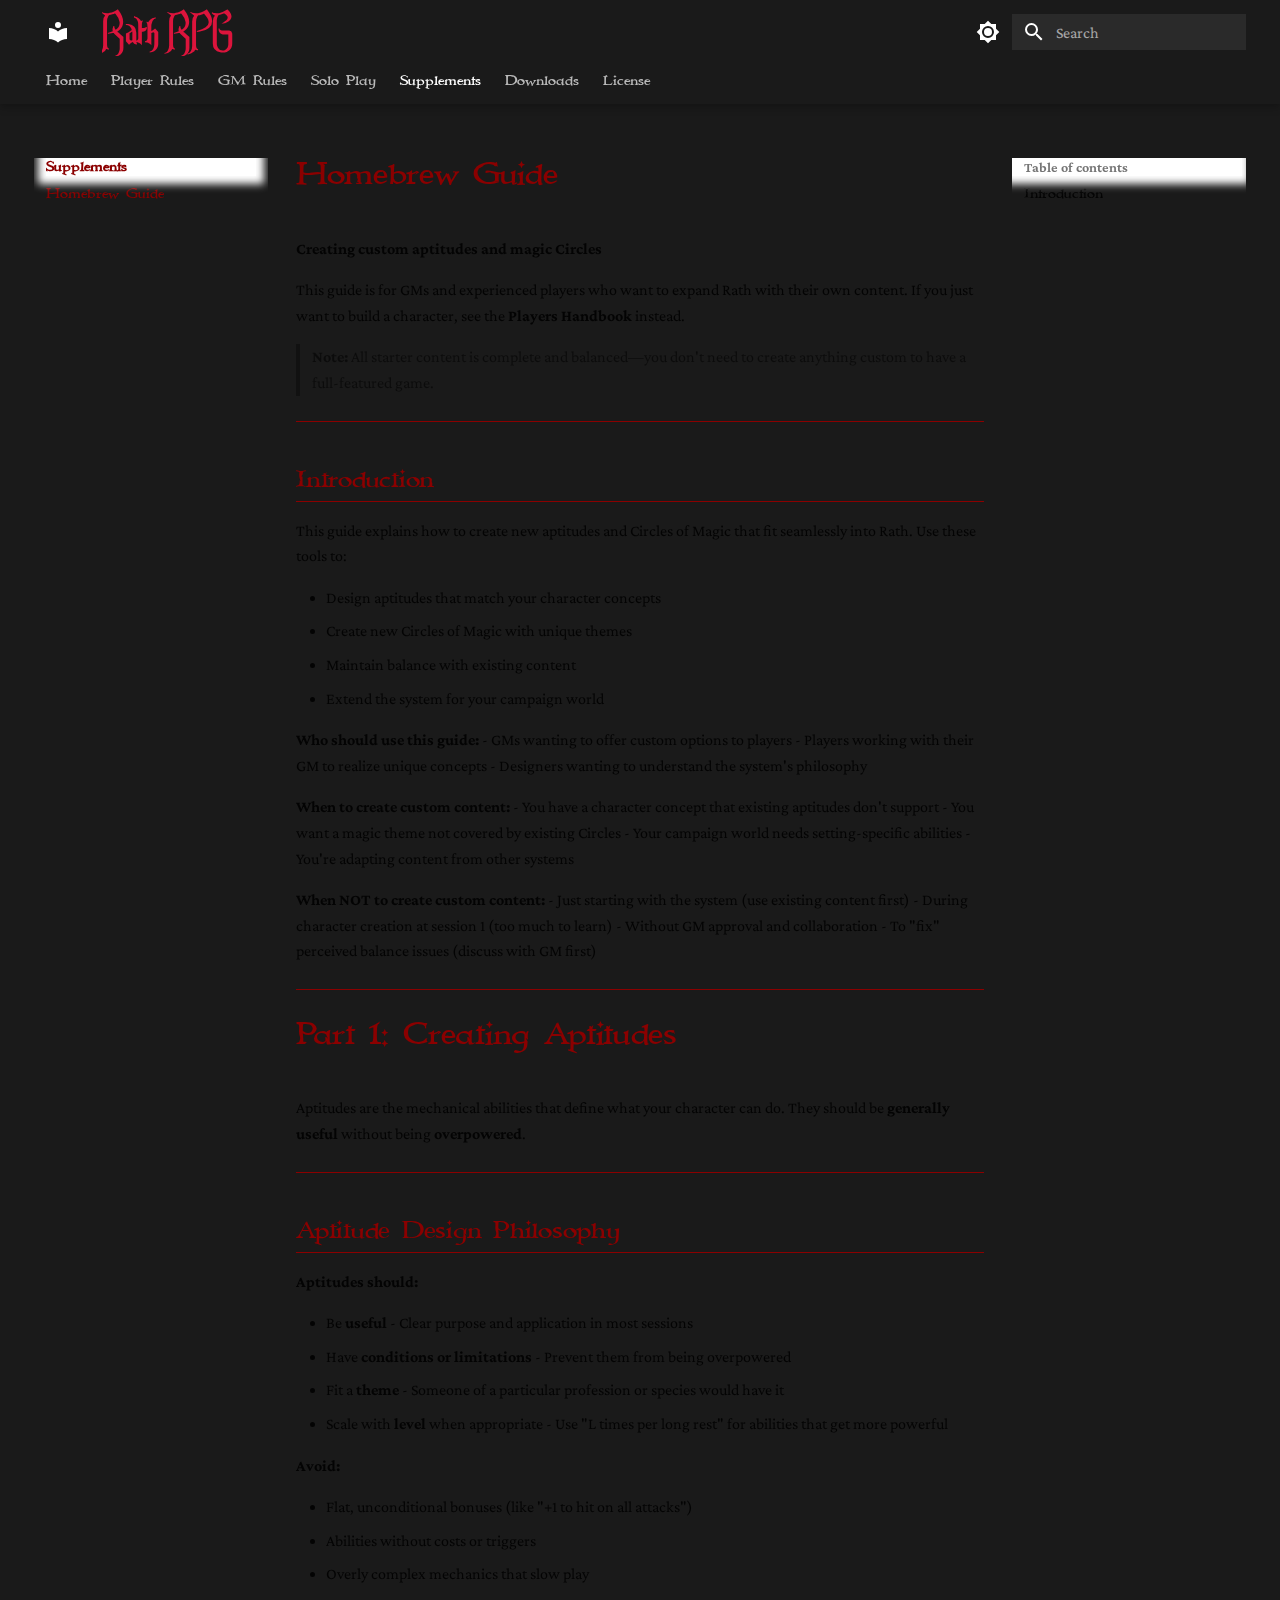
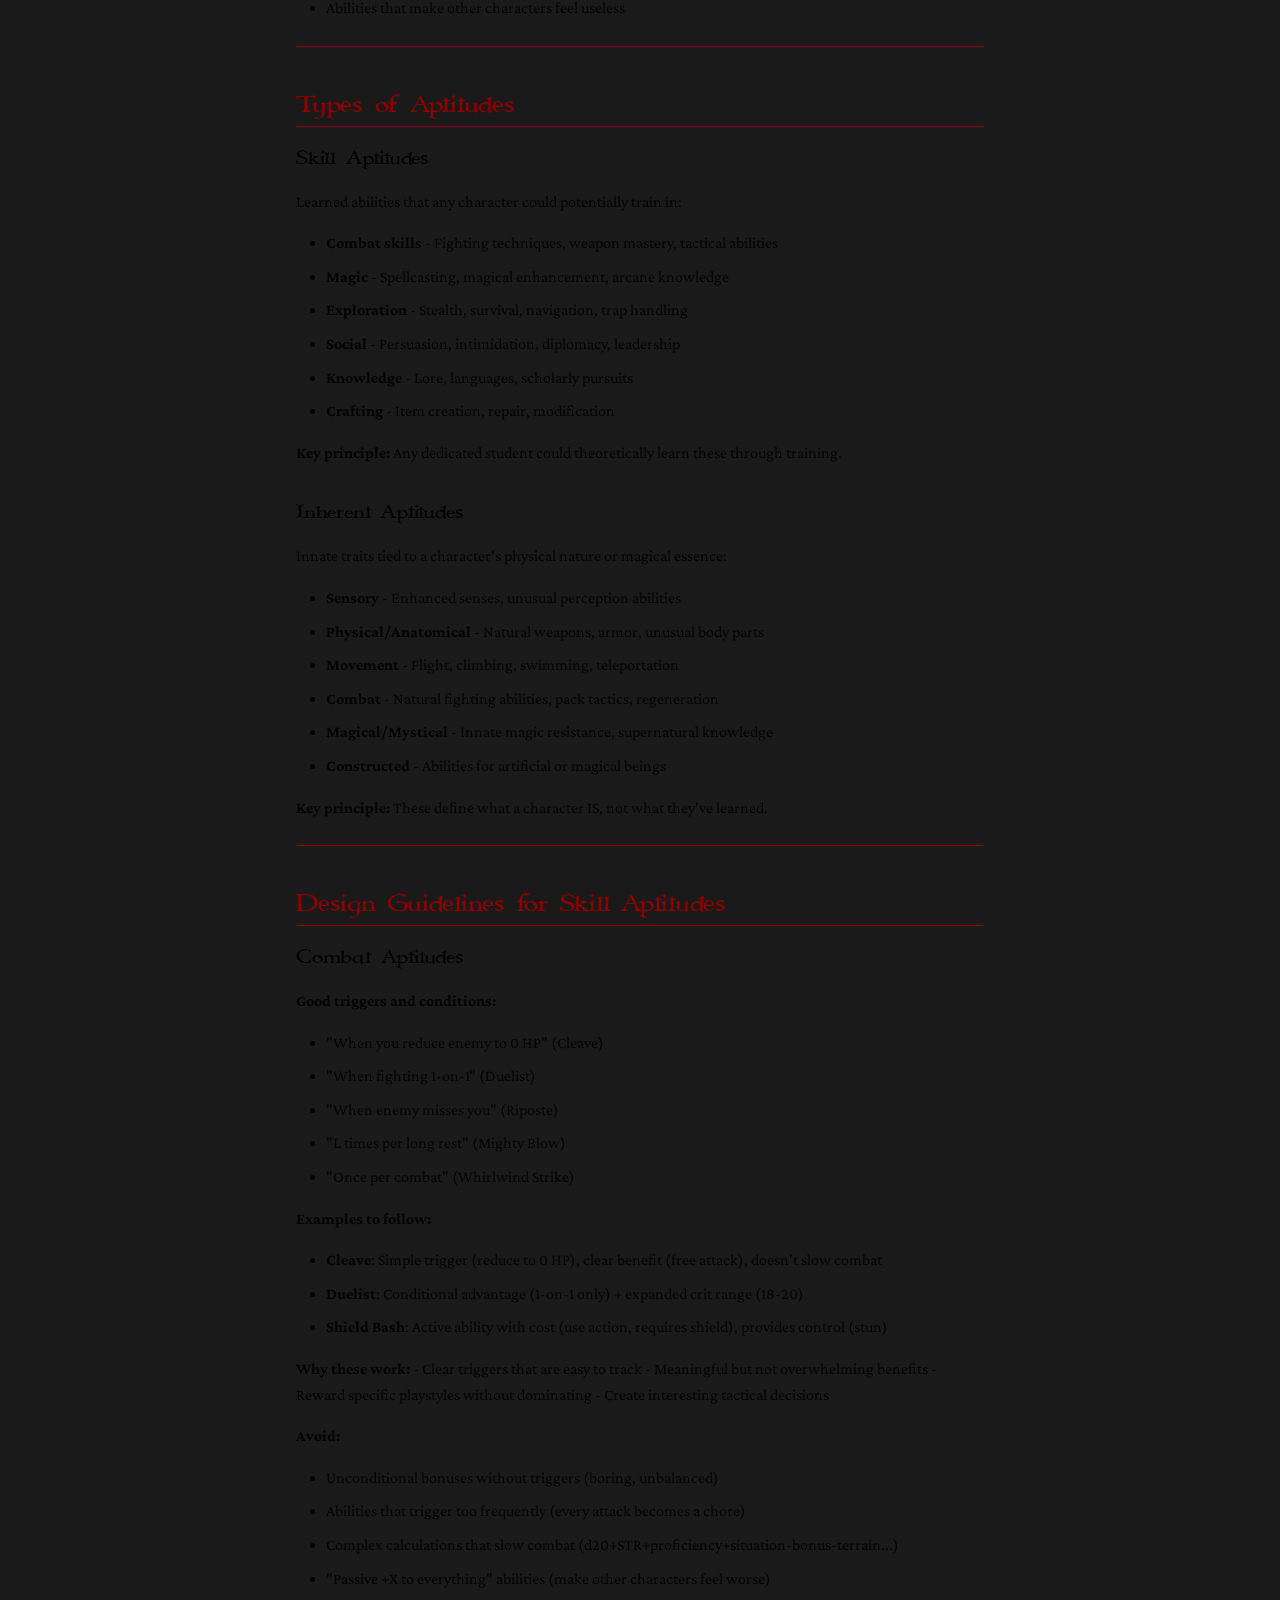
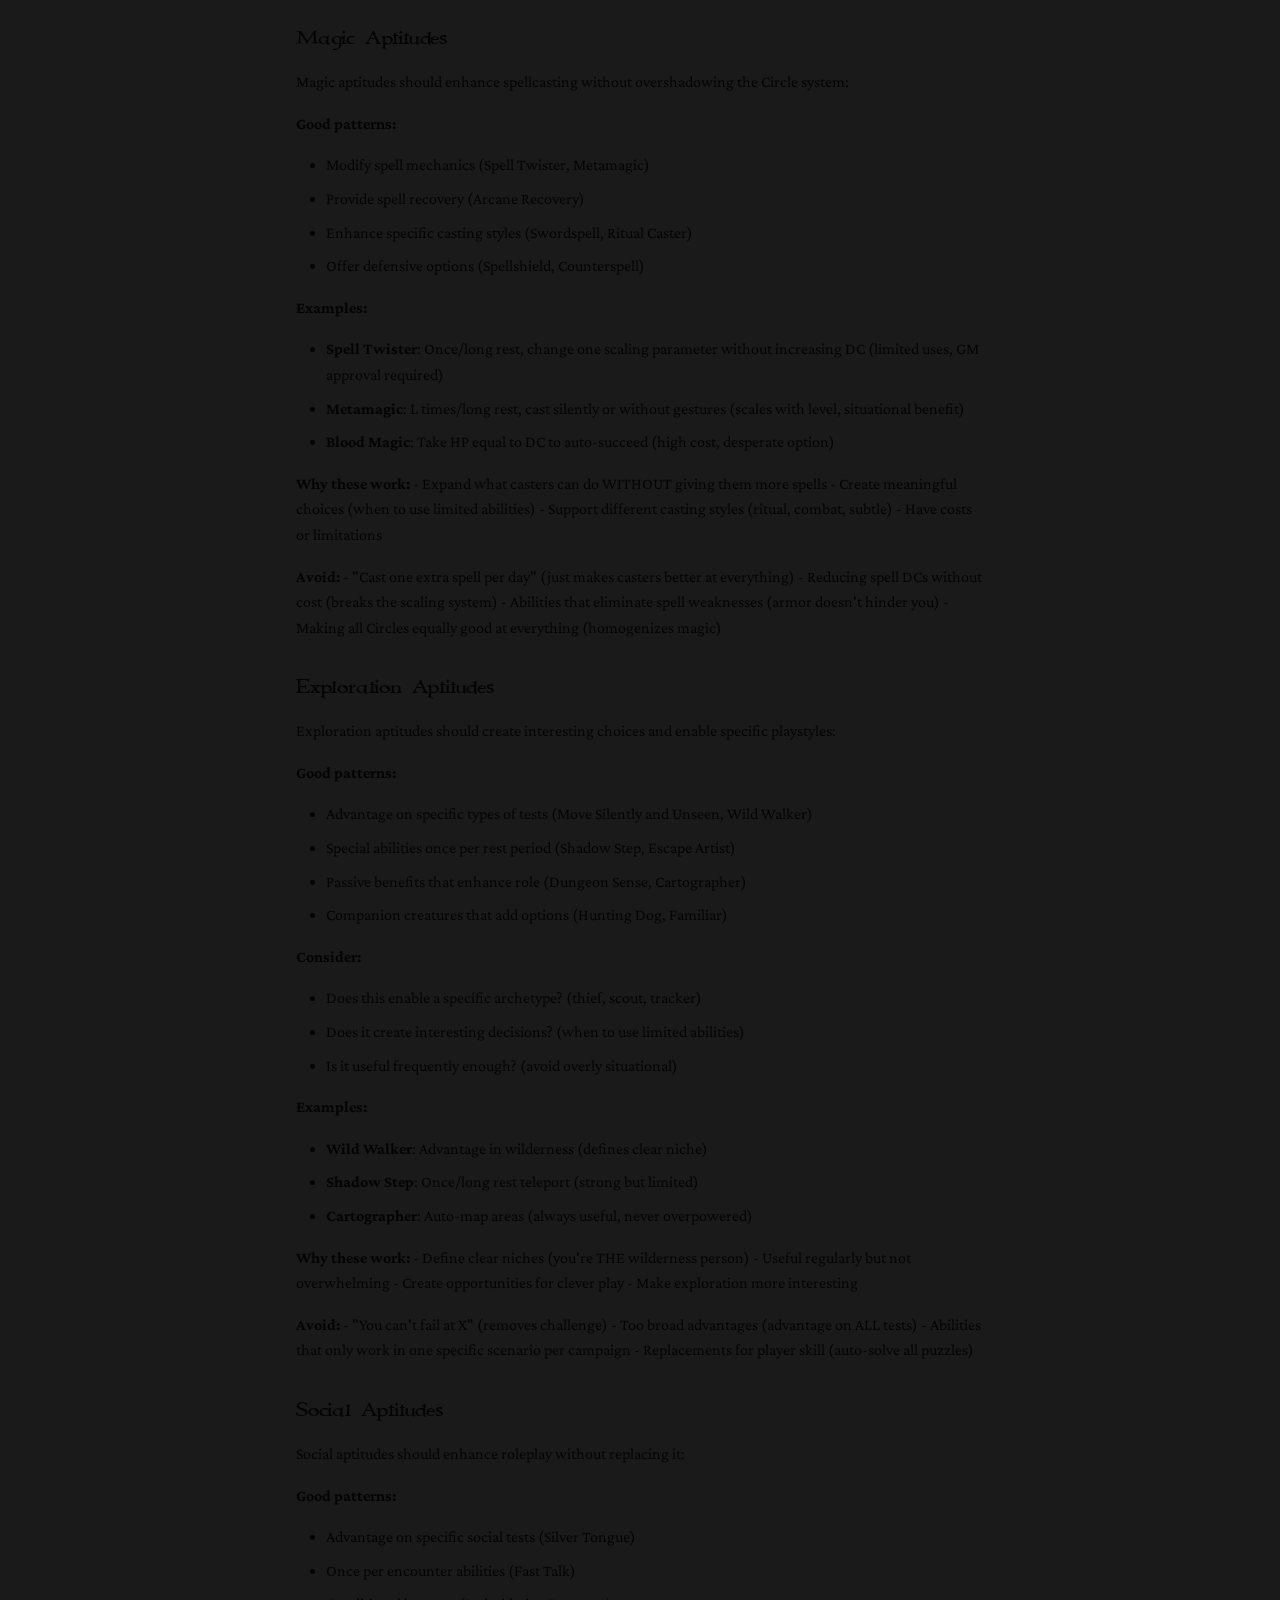
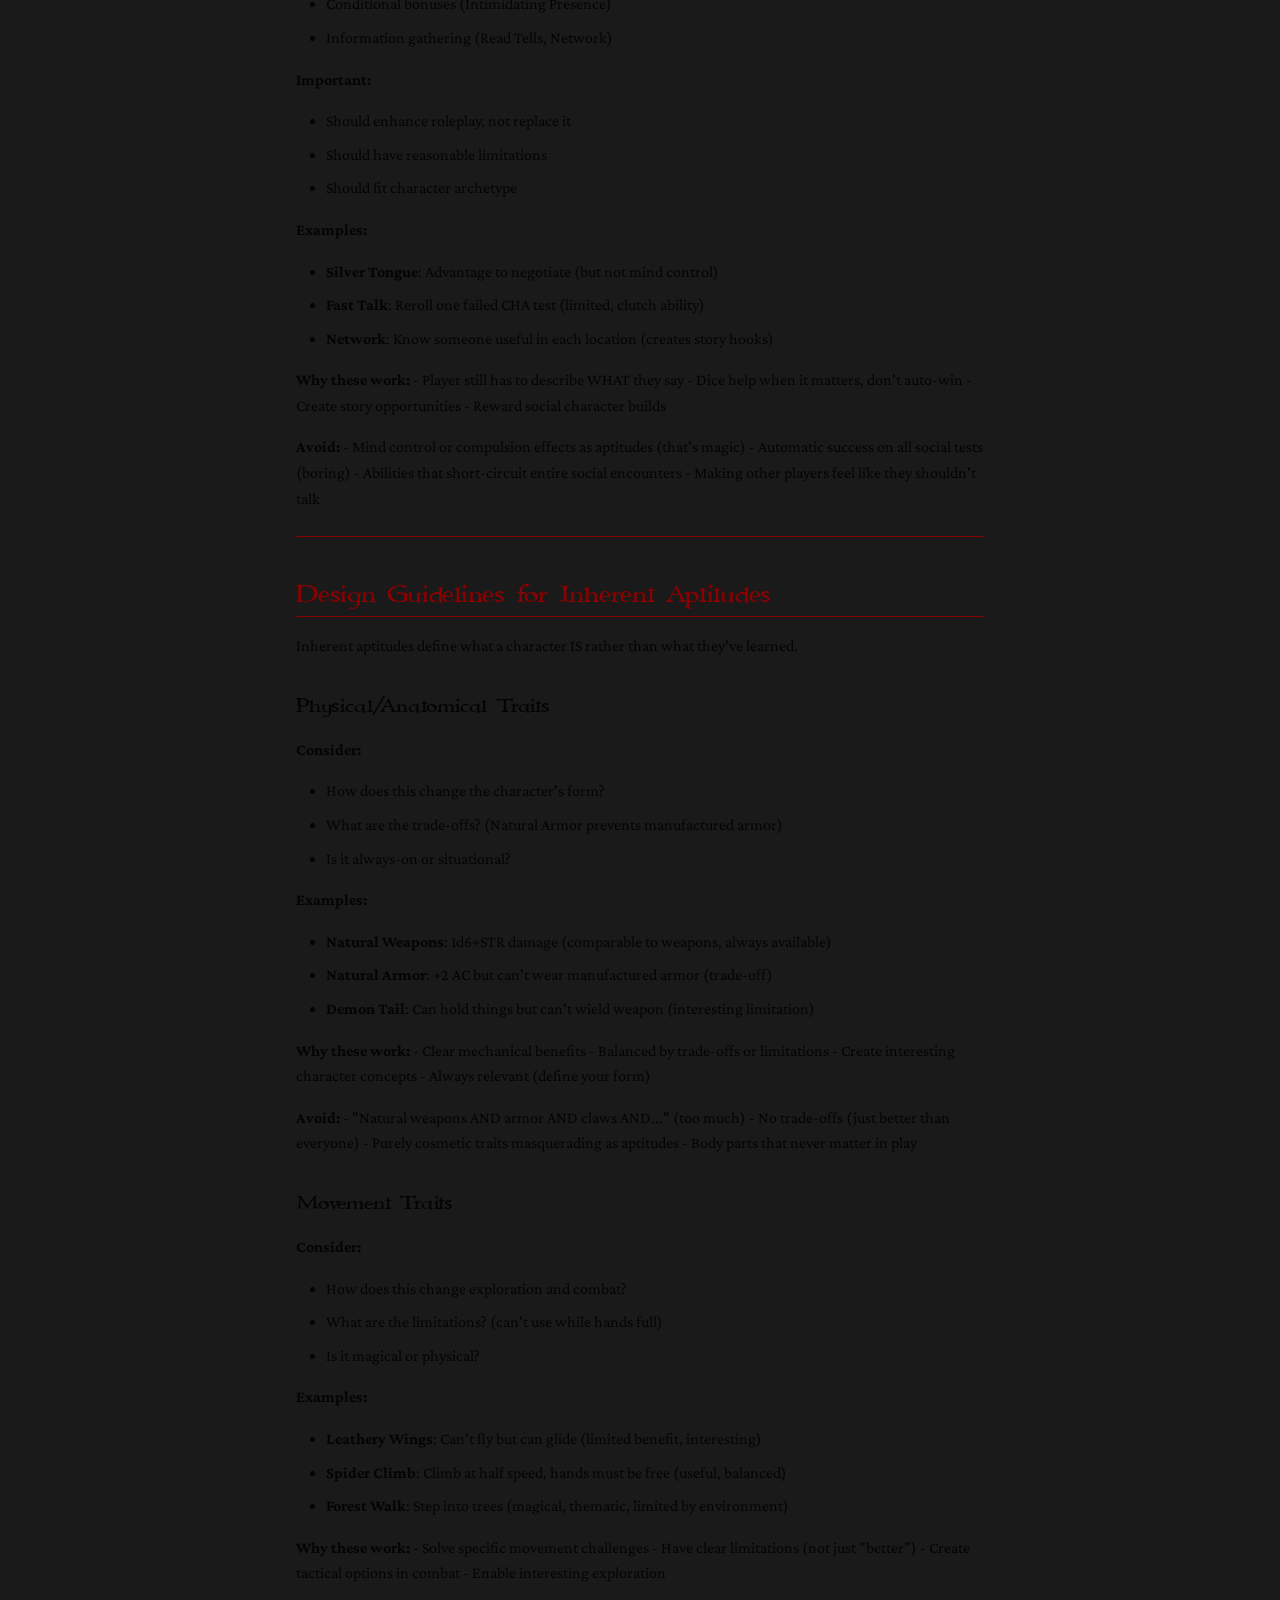
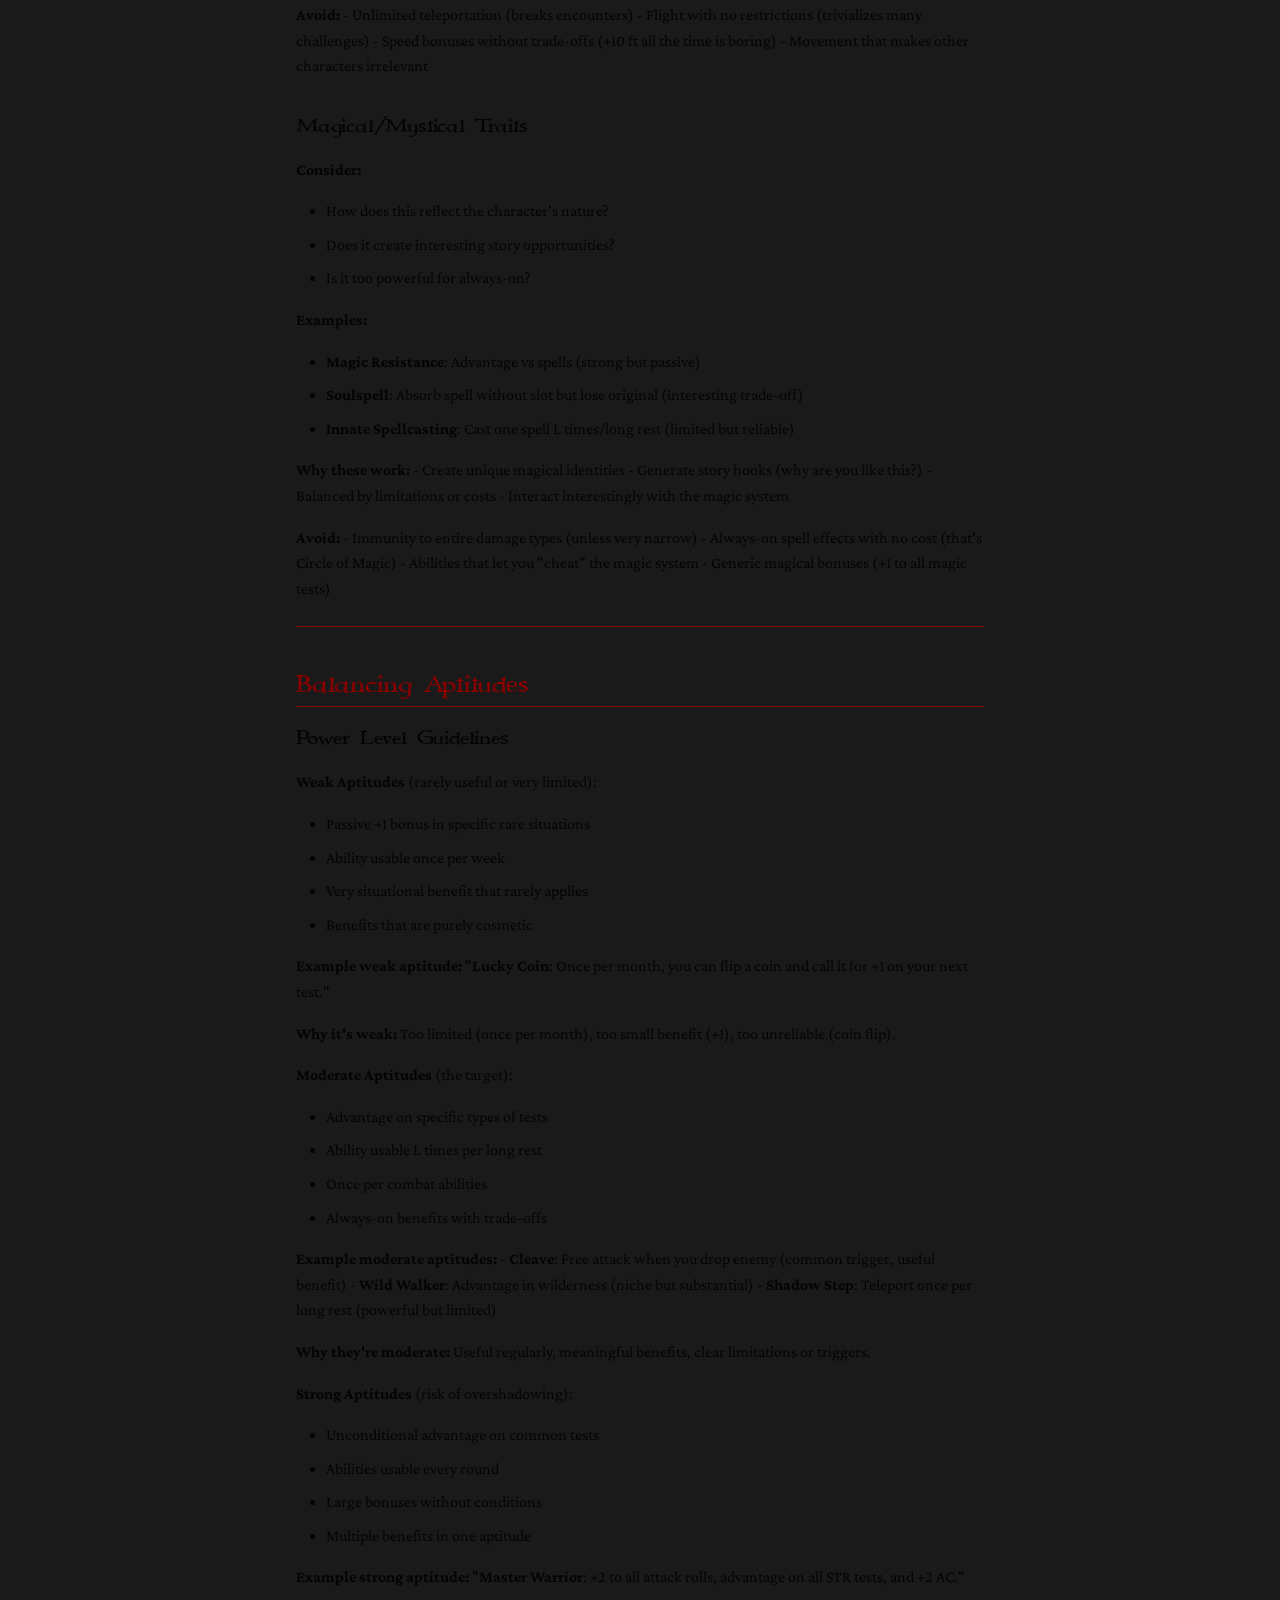
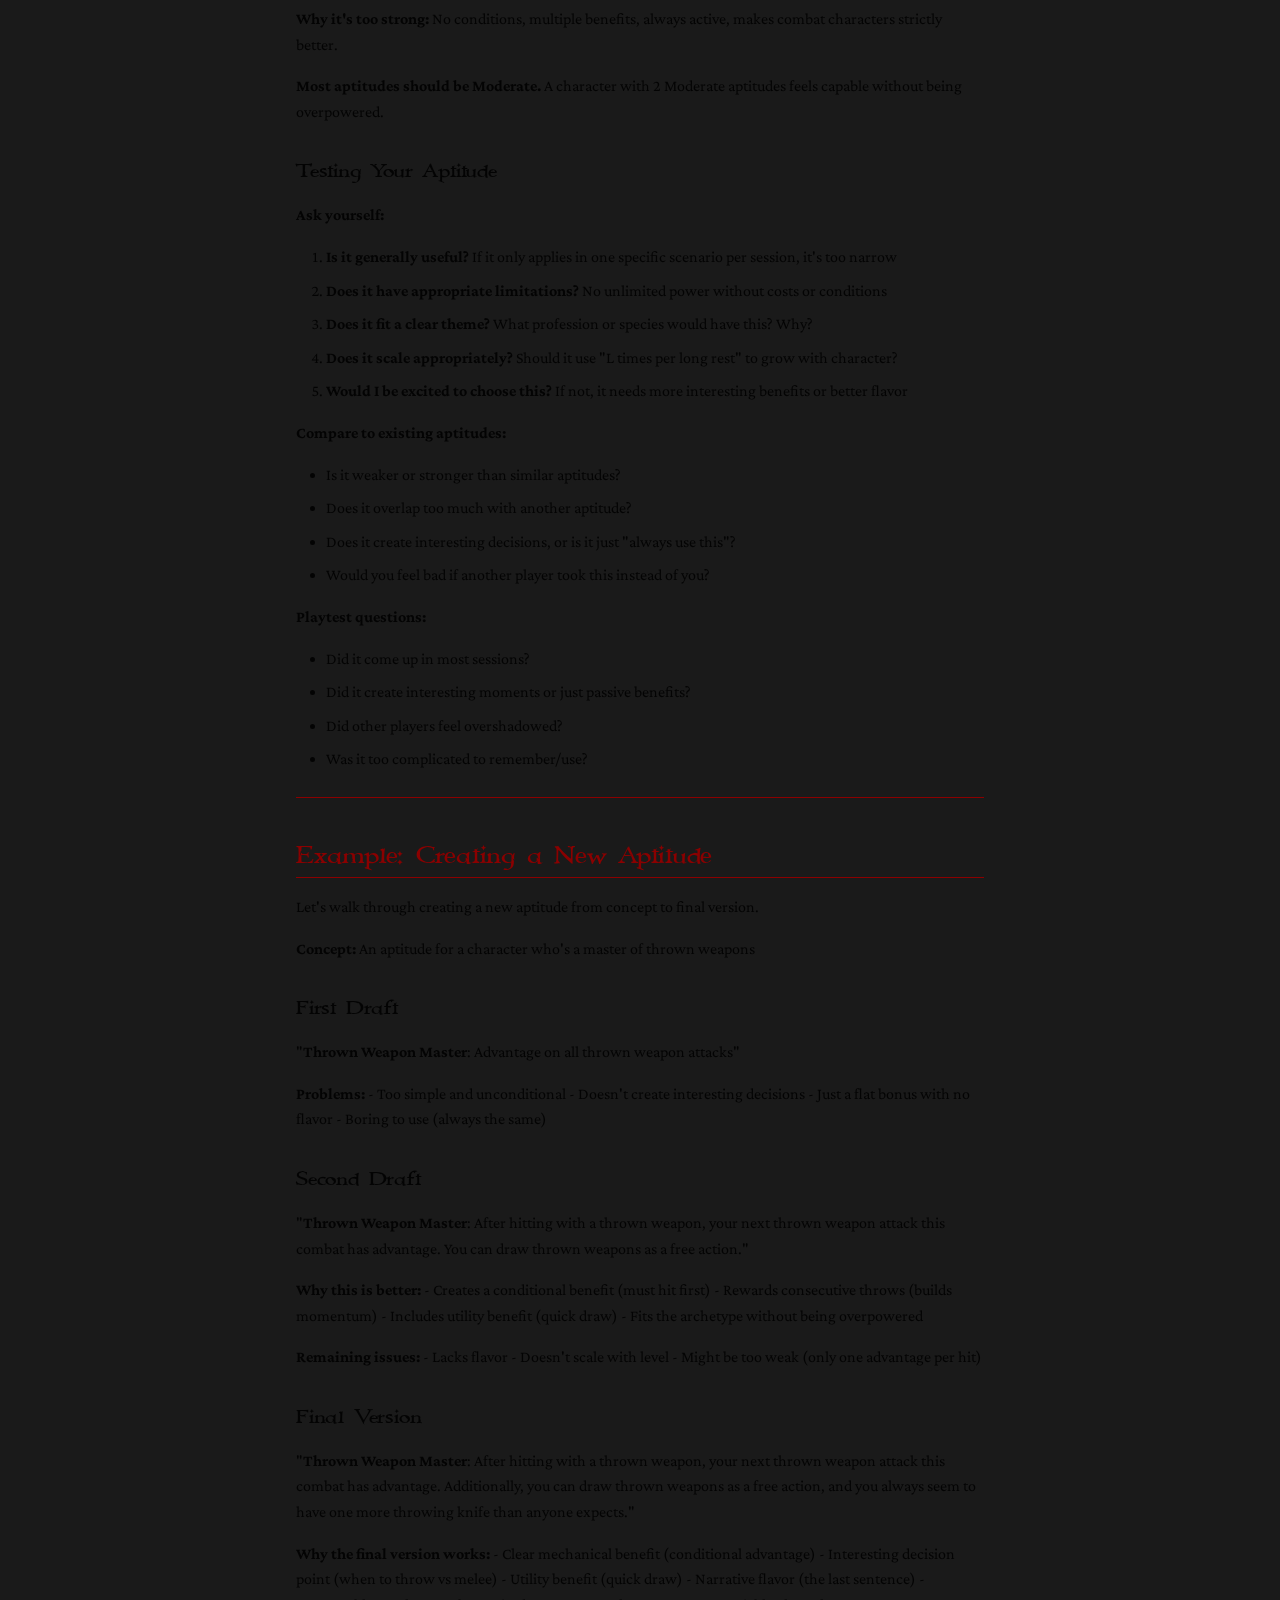
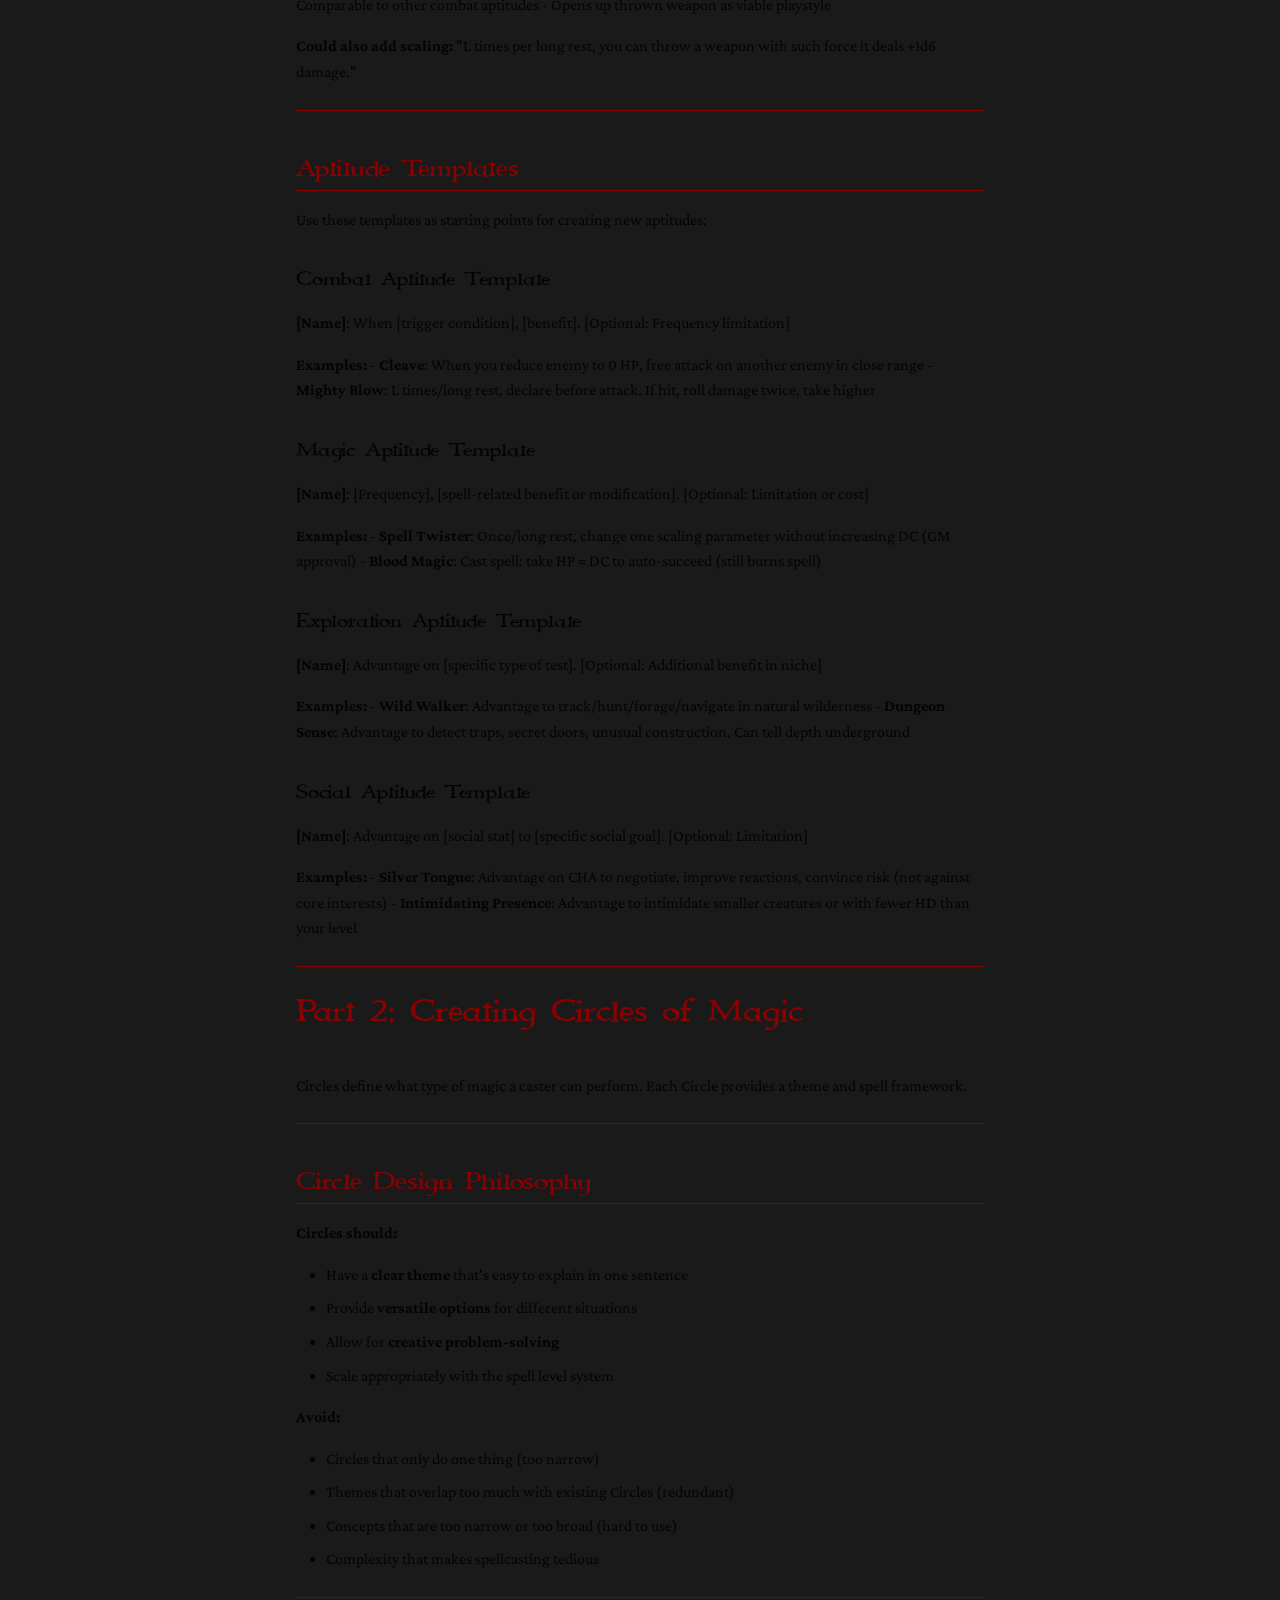
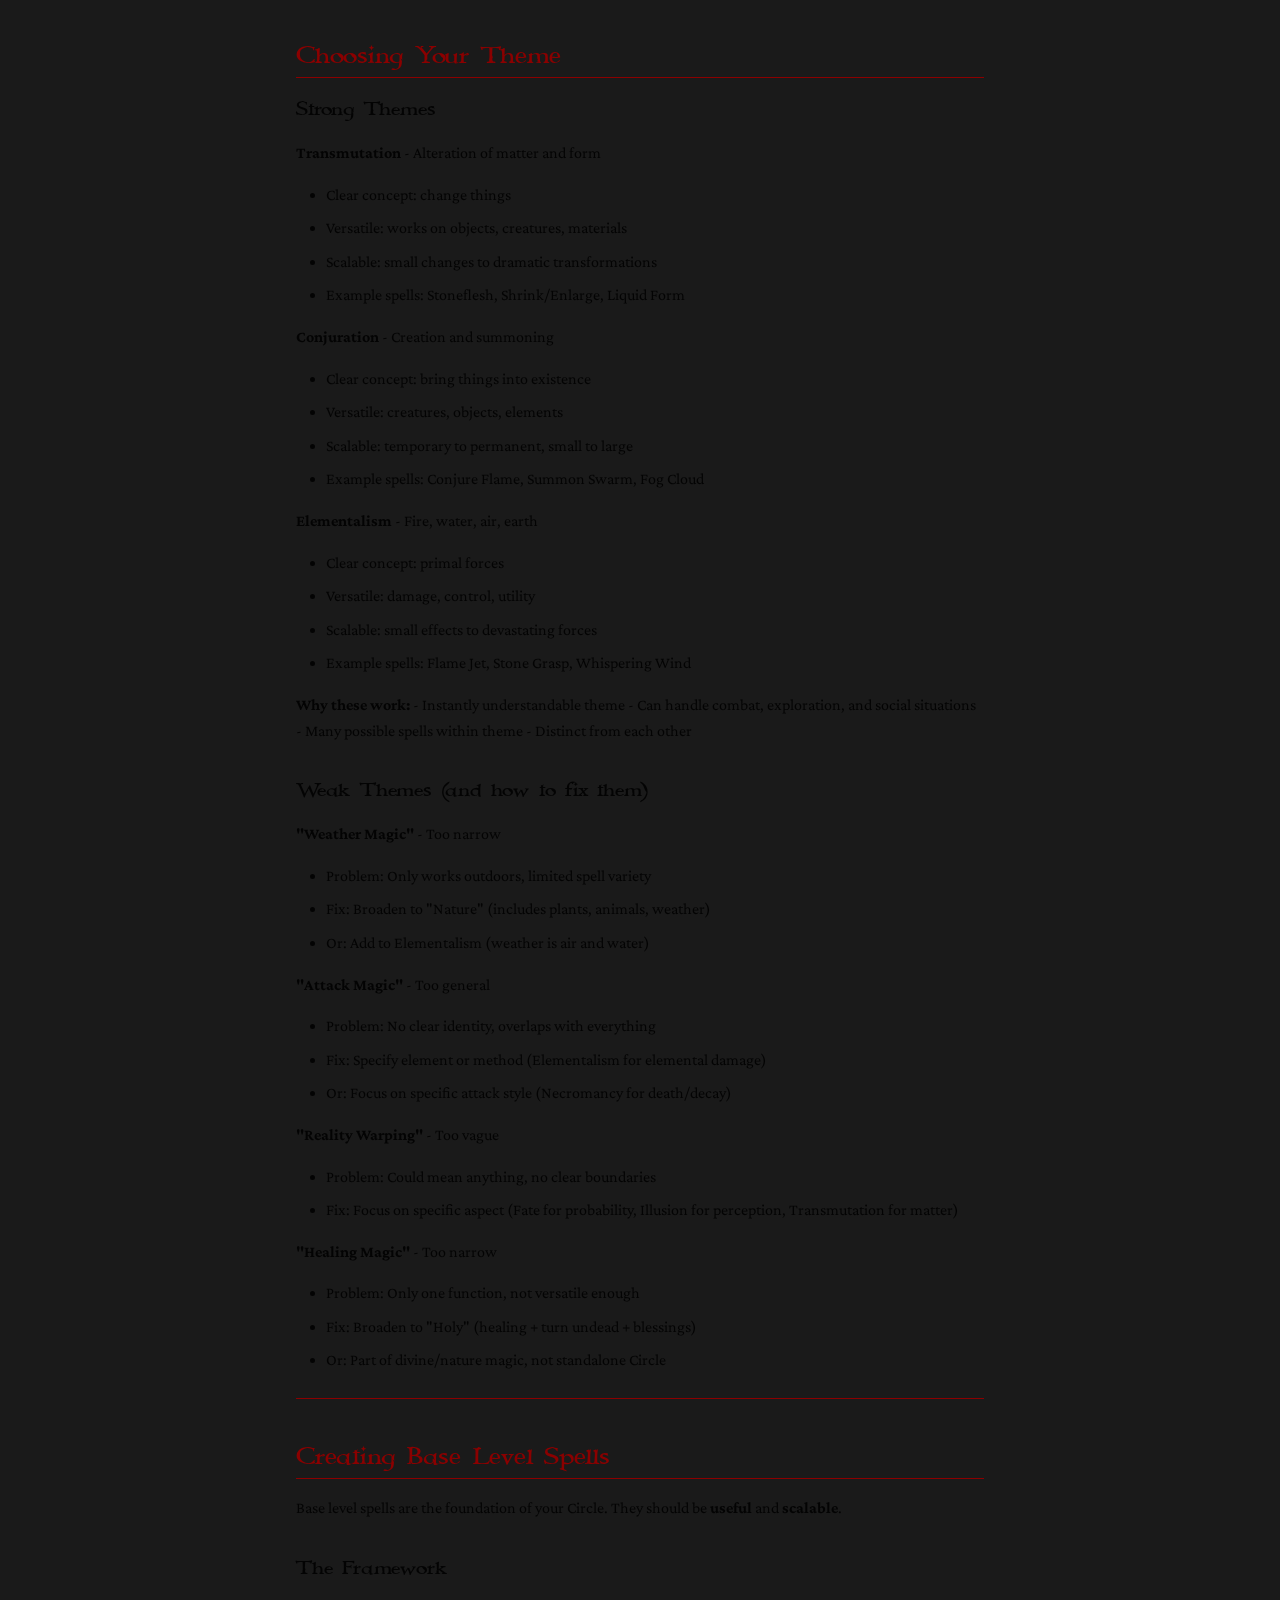
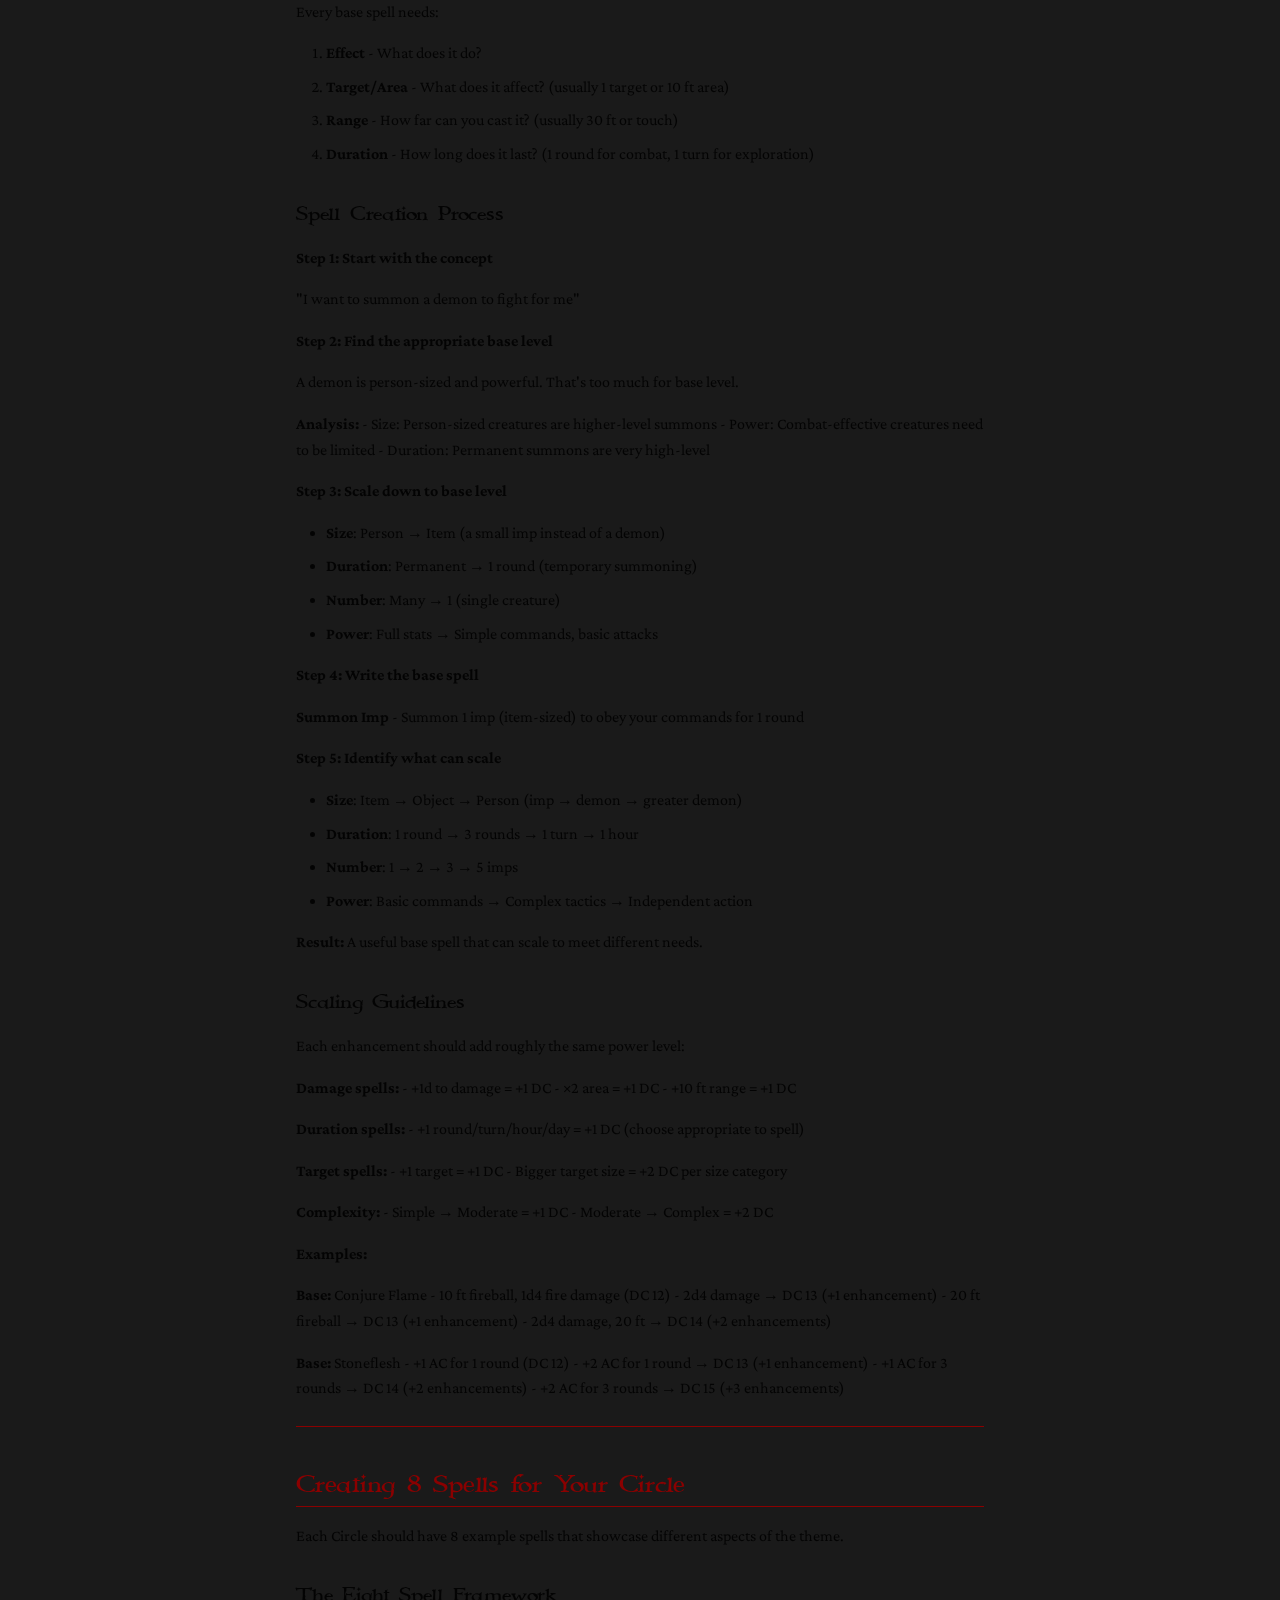
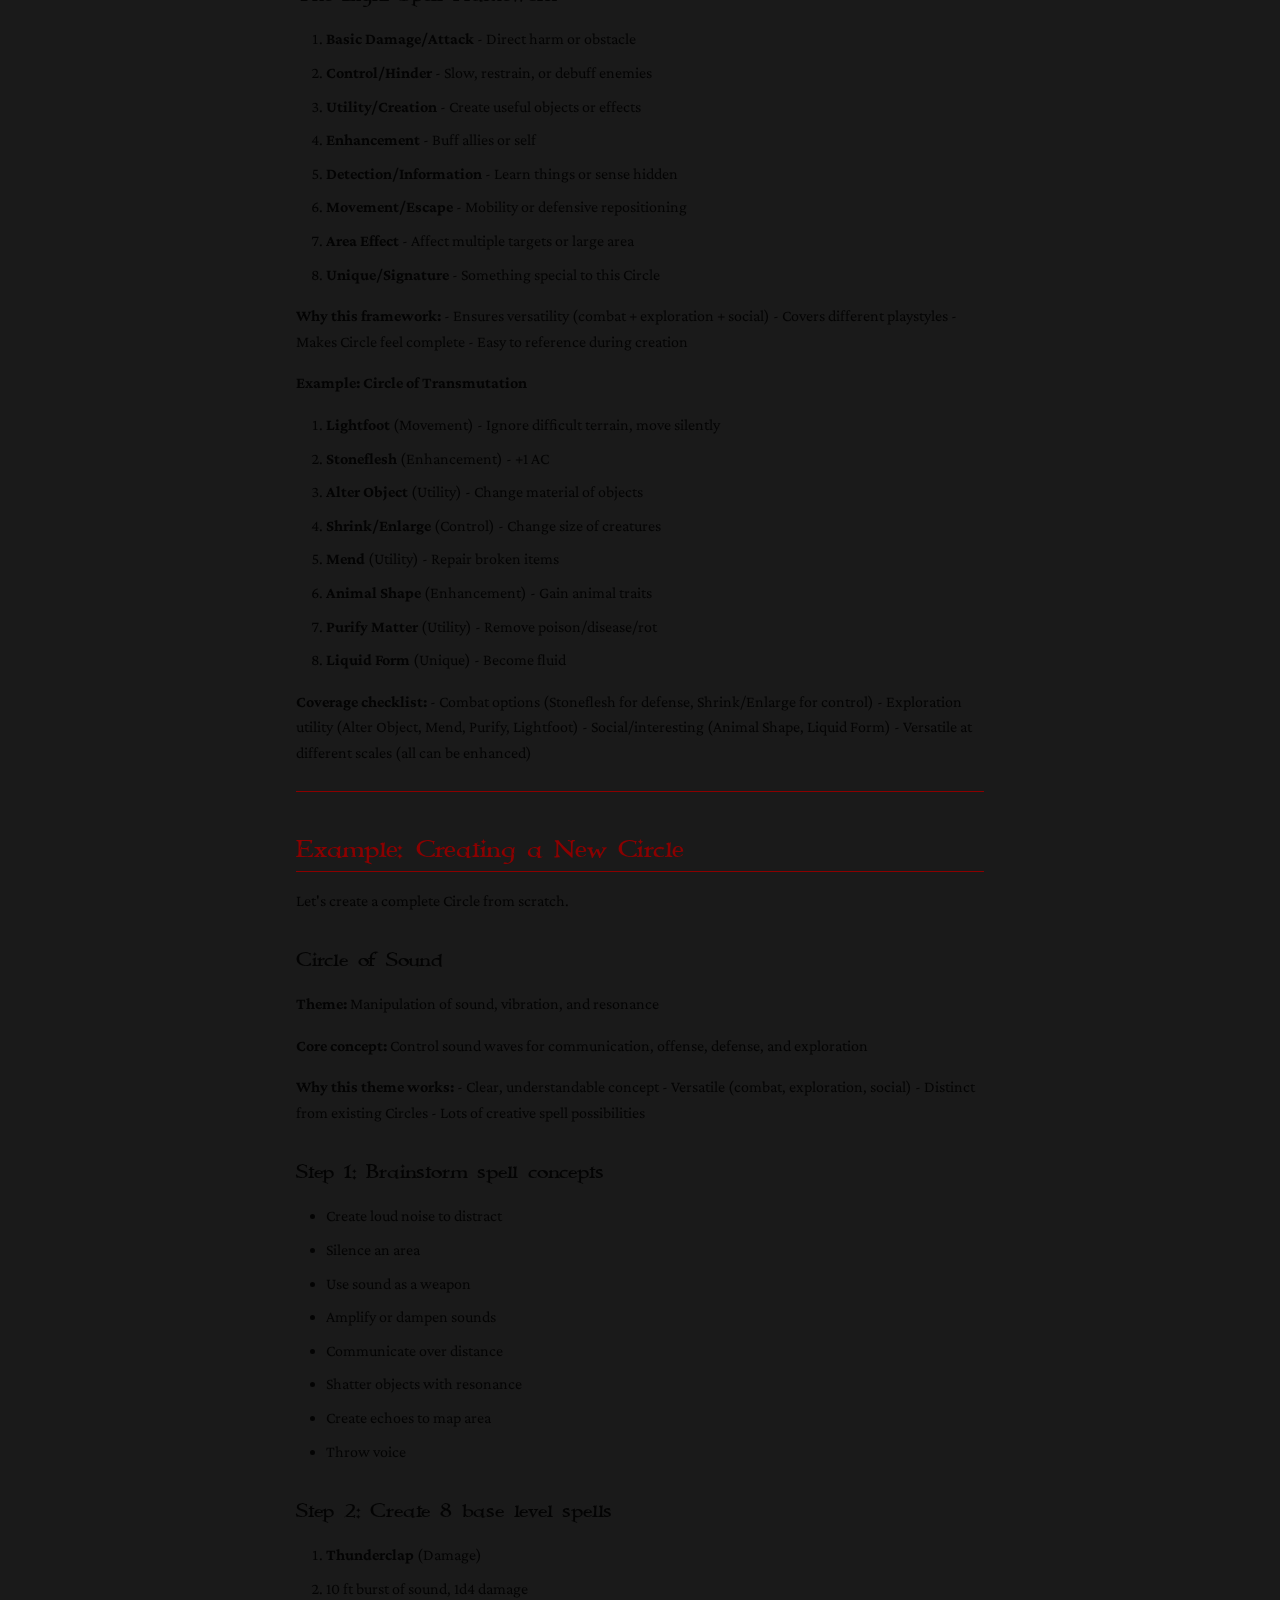
<file: Homebrew Guide/index.html>
<!doctype html>
<html lang="en" class="no-js">
  <head>
    
      <meta charset="utf-8">
      <meta name="viewport" content="width=device-width,initial-scale=1">
      
        <meta name="description" content="A tabletop RPG system based on Knave">
      
      
      
        <link rel="canonical" href="https://rathrpg.github.io/rath-rpg/Homebrew%20Guide/">
      
      
        <link rel="prev" href="../solo-play/">
      
      
        <link rel="next" href="../downloads/">
      
      
        
      
      
      <link rel="icon" href="../assets/images/favicon.png">
      <meta name="generator" content="mkdocs-1.6.1, mkdocs-material-9.7.1">
    
    
      
        <title>Homebrew Guide - Rath RPG</title>
      
    
    
      <link rel="stylesheet" href="../assets/stylesheets/main.484c7ddc.min.css">
      
        
        <link rel="stylesheet" href="../assets/stylesheets/palette.ab4e12ef.min.css">
      
      


    
    
      
    
    
      
        
        
        <link rel="preconnect" href="https://fonts.gstatic.com" crossorigin>
        <link rel="stylesheet" href="https://fonts.googleapis.com/css?family=Crimson+Pro:300,300i,400,400i,700,700i%7CRoboto+Mono:400,400i,700,700i&display=fallback">
        <style>:root{--md-text-font:"Crimson Pro";--md-code-font:"Roboto Mono"}</style>
      
    
    
      <link rel="stylesheet" href="../stylesheets/extra.css">
    
      <link rel="stylesheet" href="../stylesheets/solo-play.css">
    
    <script>__md_scope=new URL("..",location),__md_hash=e=>[...e].reduce(((e,_)=>(e<<5)-e+_.charCodeAt(0)),0),__md_get=(e,_=localStorage,t=__md_scope)=>JSON.parse(_.getItem(t.pathname+"."+e)),__md_set=(e,_,t=localStorage,a=__md_scope)=>{try{t.setItem(a.pathname+"."+e,JSON.stringify(_))}catch(e){}}</script>
    
      

    
    
  </head>
  
  
    
    
      
    
    
    
    
    <body dir="ltr" data-md-color-scheme="default" data-md-color-primary="deep-orange" data-md-color-accent="orange">
  
    
    <input class="md-toggle" data-md-toggle="drawer" type="checkbox" id="__drawer" autocomplete="off">
    <input class="md-toggle" data-md-toggle="search" type="checkbox" id="__search" autocomplete="off">
    <label class="md-overlay" for="__drawer"></label>
    <div data-md-component="skip">
      
        
        <a href="#homebrew-guide" class="md-skip">
          Skip to content
        </a>
      
    </div>
    <div data-md-component="announce">
      
    </div>
    
    
      

  

<header class="md-header md-header--shadow md-header--lifted" data-md-component="header">
  <nav class="md-header__inner md-grid" aria-label="Header">
    <a href=".." title="Rath RPG" class="md-header__button md-logo" aria-label="Rath RPG" data-md-component="logo">
      
  
  <svg xmlns="http://www.w3.org/2000/svg" viewBox="0 0 24 24"><path d="M12 8a3 3 0 0 0 3-3 3 3 0 0 0-3-3 3 3 0 0 0-3 3 3 3 0 0 0 3 3m0 3.54C9.64 9.35 6.5 8 3 8v11c3.5 0 6.64 1.35 9 3.54 2.36-2.19 5.5-3.54 9-3.54V8c-3.5 0-6.64 1.35-9 3.54"/></svg>

    </a>
    <label class="md-header__button md-icon" for="__drawer">
      
      <svg xmlns="http://www.w3.org/2000/svg" viewBox="0 0 24 24"><path d="M3 6h18v2H3zm0 5h18v2H3zm0 5h18v2H3z"/></svg>
    </label>
    <div class="md-header__title" data-md-component="header-title">
      <div class="md-header__ellipsis">
        <div class="md-header__topic">
          <span class="md-ellipsis">
            Rath RPG
          </span>
        </div>
        <div class="md-header__topic" data-md-component="header-topic">
          <span class="md-ellipsis">
            
              Homebrew Guide
            
          </span>
        </div>
      </div>
    </div>
    
      
        <form class="md-header__option" data-md-component="palette">
  
    
    
    
    <input class="md-option" data-md-color-media="" data-md-color-scheme="default" data-md-color-primary="deep-orange" data-md-color-accent="orange"  aria-label="Switch to dark mode"  type="radio" name="__palette" id="__palette_0">
    
      <label class="md-header__button md-icon" title="Switch to dark mode" for="__palette_1" hidden>
        <svg xmlns="http://www.w3.org/2000/svg" viewBox="0 0 24 24"><path d="M12 8a4 4 0 0 0-4 4 4 4 0 0 0 4 4 4 4 0 0 0 4-4 4 4 0 0 0-4-4m0 10a6 6 0 0 1-6-6 6 6 0 0 1 6-6 6 6 0 0 1 6 6 6 6 0 0 1-6 6m8-9.31V4h-4.69L12 .69 8.69 4H4v4.69L.69 12 4 15.31V20h4.69L12 23.31 15.31 20H20v-4.69L23.31 12z"/></svg>
      </label>
    
  
    
    
    
    <input class="md-option" data-md-color-media="" data-md-color-scheme="slate" data-md-color-primary="deep-orange" data-md-color-accent="orange"  aria-label="Switch to light mode"  type="radio" name="__palette" id="__palette_1">
    
      <label class="md-header__button md-icon" title="Switch to light mode" for="__palette_0" hidden>
        <svg xmlns="http://www.w3.org/2000/svg" viewBox="0 0 24 24"><path d="M12 18c-.89 0-1.74-.2-2.5-.55C11.56 16.5 13 14.42 13 12s-1.44-4.5-3.5-5.45C10.26 6.2 11.11 6 12 6a6 6 0 0 1 6 6 6 6 0 0 1-6 6m8-9.31V4h-4.69L12 .69 8.69 4H4v4.69L.69 12 4 15.31V20h4.69L12 23.31 15.31 20H20v-4.69L23.31 12z"/></svg>
      </label>
    
  
</form>
      
    
    
      <script>var palette=__md_get("__palette");if(palette&&palette.color){if("(prefers-color-scheme)"===palette.color.media){var media=matchMedia("(prefers-color-scheme: light)"),input=document.querySelector(media.matches?"[data-md-color-media='(prefers-color-scheme: light)']":"[data-md-color-media='(prefers-color-scheme: dark)']");palette.color.media=input.getAttribute("data-md-color-media"),palette.color.scheme=input.getAttribute("data-md-color-scheme"),palette.color.primary=input.getAttribute("data-md-color-primary"),palette.color.accent=input.getAttribute("data-md-color-accent")}for(var[key,value]of Object.entries(palette.color))document.body.setAttribute("data-md-color-"+key,value)}</script>
    
    
    
      
      
        <label class="md-header__button md-icon" for="__search">
          
          <svg xmlns="http://www.w3.org/2000/svg" viewBox="0 0 24 24"><path d="M9.5 3A6.5 6.5 0 0 1 16 9.5c0 1.61-.59 3.09-1.56 4.23l.27.27h.79l5 5-1.5 1.5-5-5v-.79l-.27-.27A6.52 6.52 0 0 1 9.5 16 6.5 6.5 0 0 1 3 9.5 6.5 6.5 0 0 1 9.5 3m0 2C7 5 5 7 5 9.5S7 14 9.5 14 14 12 14 9.5 12 5 9.5 5"/></svg>
        </label>
        <div class="md-search" data-md-component="search" role="dialog">
  <label class="md-search__overlay" for="__search"></label>
  <div class="md-search__inner" role="search">
    <form class="md-search__form" name="search">
      <input type="text" class="md-search__input" name="query" aria-label="Search" placeholder="Search" autocapitalize="off" autocorrect="off" autocomplete="off" spellcheck="false" data-md-component="search-query" required>
      <label class="md-search__icon md-icon" for="__search">
        
        <svg xmlns="http://www.w3.org/2000/svg" viewBox="0 0 24 24"><path d="M9.5 3A6.5 6.5 0 0 1 16 9.5c0 1.61-.59 3.09-1.56 4.23l.27.27h.79l5 5-1.5 1.5-5-5v-.79l-.27-.27A6.52 6.52 0 0 1 9.5 16 6.5 6.5 0 0 1 3 9.5 6.5 6.5 0 0 1 9.5 3m0 2C7 5 5 7 5 9.5S7 14 9.5 14 14 12 14 9.5 12 5 9.5 5"/></svg>
        
        <svg xmlns="http://www.w3.org/2000/svg" viewBox="0 0 24 24"><path d="M20 11v2H8l5.5 5.5-1.42 1.42L4.16 12l7.92-7.92L13.5 5.5 8 11z"/></svg>
      </label>
      <nav class="md-search__options" aria-label="Search">
        
        <button type="reset" class="md-search__icon md-icon" title="Clear" aria-label="Clear" tabindex="-1">
          
          <svg xmlns="http://www.w3.org/2000/svg" viewBox="0 0 24 24"><path d="M19 6.41 17.59 5 12 10.59 6.41 5 5 6.41 10.59 12 5 17.59 6.41 19 12 13.41 17.59 19 19 17.59 13.41 12z"/></svg>
        </button>
      </nav>
      
    </form>
    <div class="md-search__output">
      <div class="md-search__scrollwrap" tabindex="0" data-md-scrollfix>
        <div class="md-search-result" data-md-component="search-result">
          <div class="md-search-result__meta">
            Initializing search
          </div>
          <ol class="md-search-result__list" role="presentation"></ol>
        </div>
      </div>
    </div>
  </div>
</div>
      
    
    
  </nav>
  
    
      
<nav class="md-tabs" aria-label="Tabs" data-md-component="tabs">
  <div class="md-grid">
    <ul class="md-tabs__list">
      
        
  
  
  
  
    <li class="md-tabs__item">
      <a href=".." class="md-tabs__link">
        
  
  
    
  
  Home

      </a>
    </li>
  

      
        
  
  
  
  
    
    
      <li class="md-tabs__item">
        <a href="../Players%20Handbook/" class="md-tabs__link">
          
  
  
  Player Rules

        </a>
      </li>
    
  

      
        
  
  
  
  
    
    
      <li class="md-tabs__item">
        <a href="../GM%20Handbook/" class="md-tabs__link">
          
  
  
  GM Rules

        </a>
      </li>
    
  

      
        
  
  
  
  
    <li class="md-tabs__item">
      <a href="../solo-play/" class="md-tabs__link">
        
  
  
    
  
  Solo Play

      </a>
    </li>
  

      
        
  
  
  
    
  
  
    
    
      <li class="md-tabs__item md-tabs__item--active">
        <a href="./" class="md-tabs__link">
          
  
  
  Supplements

        </a>
      </li>
    
  

      
        
  
  
  
  
    <li class="md-tabs__item">
      <a href="../downloads/" class="md-tabs__link">
        
  
  
    
  
  Downloads

      </a>
    </li>
  

      
        
  
  
  
  
    <li class="md-tabs__item">
      <a href="../License%20and%20Attribution/" class="md-tabs__link">
        
  
  
    
  
  License

      </a>
    </li>
  

      
    </ul>
  </div>
</nav>
    
  
</header>
    
    <div class="md-container" data-md-component="container">
      
      
        
      
      <main class="md-main" data-md-component="main">
        <div class="md-main__inner md-grid">
          
            
              
              <div class="md-sidebar md-sidebar--primary" data-md-component="sidebar" data-md-type="navigation" >
                <div class="md-sidebar__scrollwrap">
                  <div class="md-sidebar__inner">
                    


  


<nav class="md-nav md-nav--primary md-nav--lifted" aria-label="Navigation" data-md-level="0">
  <label class="md-nav__title" for="__drawer">
    <a href=".." title="Rath RPG" class="md-nav__button md-logo" aria-label="Rath RPG" data-md-component="logo">
      
  
  <svg xmlns="http://www.w3.org/2000/svg" viewBox="0 0 24 24"><path d="M12 8a3 3 0 0 0 3-3 3 3 0 0 0-3-3 3 3 0 0 0-3 3 3 3 0 0 0 3 3m0 3.54C9.64 9.35 6.5 8 3 8v11c3.5 0 6.64 1.35 9 3.54 2.36-2.19 5.5-3.54 9-3.54V8c-3.5 0-6.64 1.35-9 3.54"/></svg>

    </a>
    Rath RPG
  </label>
  
  <ul class="md-nav__list" data-md-scrollfix>
    
      
      
  
  
  
  
    <li class="md-nav__item">
      <a href=".." class="md-nav__link">
        
  
  
  <span class="md-ellipsis">
    
  
    Home
  

    
  </span>
  
  

      </a>
    </li>
  

    
      
      
  
  
  
  
    
    
    
    
      
      
        
      
    
    
    <li class="md-nav__item md-nav__item--nested">
      
        
        
          
        
        <input class="md-nav__toggle md-toggle md-toggle--indeterminate" type="checkbox" id="__nav_2" >
        
          
          <label class="md-nav__link" for="__nav_2" id="__nav_2_label" tabindex="0">
            
  
  
  <span class="md-ellipsis">
    
  
    Player Rules
  

    
  </span>
  
  

            <span class="md-nav__icon md-icon"></span>
          </label>
        
        <nav class="md-nav" data-md-level="1" aria-labelledby="__nav_2_label" aria-expanded="false">
          <label class="md-nav__title" for="__nav_2">
            <span class="md-nav__icon md-icon"></span>
            
  
    Player Rules
  

          </label>
          <ul class="md-nav__list" data-md-scrollfix>
            
              
                
  
  
  
  
    <li class="md-nav__item">
      <a href="../Players%20Handbook/" class="md-nav__link">
        
  
  
  <span class="md-ellipsis">
    
  
    Players Handbook
  

    
  </span>
  
  

      </a>
    </li>
  

              
            
              
                
  
  
  
  
    <li class="md-nav__item">
      <a href="../Advanced%20Aptitudes/" class="md-nav__link">
        
  
  
  <span class="md-ellipsis">
    
  
    Advanced Aptitudes
  

    
  </span>
  
  

      </a>
    </li>
  

              
            
              
                
  
  
  
  
    <li class="md-nav__item">
      <a href="../Advanced%20Magic/" class="md-nav__link">
        
  
  
  <span class="md-ellipsis">
    
  
    Advanced Magic
  

    
  </span>
  
  

      </a>
    </li>
  

              
            
          </ul>
        </nav>
      
    </li>
  

    
      
      
  
  
  
  
    
    
    
    
      
      
        
      
    
    
    <li class="md-nav__item md-nav__item--nested">
      
        
        
          
        
        <input class="md-nav__toggle md-toggle md-toggle--indeterminate" type="checkbox" id="__nav_3" >
        
          
          <label class="md-nav__link" for="__nav_3" id="__nav_3_label" tabindex="0">
            
  
  
  <span class="md-ellipsis">
    
  
    GM Rules
  

    
  </span>
  
  

            <span class="md-nav__icon md-icon"></span>
          </label>
        
        <nav class="md-nav" data-md-level="1" aria-labelledby="__nav_3_label" aria-expanded="false">
          <label class="md-nav__title" for="__nav_3">
            <span class="md-nav__icon md-icon"></span>
            
  
    GM Rules
  

          </label>
          <ul class="md-nav__list" data-md-scrollfix>
            
              
                
  
  
  
  
    <li class="md-nav__item">
      <a href="../GM%20Handbook/" class="md-nav__link">
        
  
  
  <span class="md-ellipsis">
    
  
    GM Handbook
  

    
  </span>
  
  

      </a>
    </li>
  

              
            
          </ul>
        </nav>
      
    </li>
  

    
      
      
  
  
  
  
    <li class="md-nav__item">
      <a href="../solo-play/" class="md-nav__link">
        
  
  
  <span class="md-ellipsis">
    
  
    Solo Play
  

    
  </span>
  
  

      </a>
    </li>
  

    
      
      
  
  
    
  
  
  
    
    
    
    
      
        
        
      
      
        
      
    
    
    <li class="md-nav__item md-nav__item--active md-nav__item--section md-nav__item--nested">
      
        
        
        <input class="md-nav__toggle md-toggle " type="checkbox" id="__nav_5" checked>
        
          
          <label class="md-nav__link" for="__nav_5" id="__nav_5_label" tabindex="">
            
  
  
  <span class="md-ellipsis">
    
  
    Supplements
  

    
  </span>
  
  

            <span class="md-nav__icon md-icon"></span>
          </label>
        
        <nav class="md-nav" data-md-level="1" aria-labelledby="__nav_5_label" aria-expanded="true">
          <label class="md-nav__title" for="__nav_5">
            <span class="md-nav__icon md-icon"></span>
            
  
    Supplements
  

          </label>
          <ul class="md-nav__list" data-md-scrollfix>
            
              
                
  
  
    
  
  
  
    <li class="md-nav__item md-nav__item--active">
      
      <input class="md-nav__toggle md-toggle" type="checkbox" id="__toc">
      
      
        
      
      
        <label class="md-nav__link md-nav__link--active" for="__toc">
          
  
  
  <span class="md-ellipsis">
    
  
    Homebrew Guide
  

    
  </span>
  
  

          <span class="md-nav__icon md-icon"></span>
        </label>
      
      <a href="./" class="md-nav__link md-nav__link--active">
        
  
  
  <span class="md-ellipsis">
    
  
    Homebrew Guide
  

    
  </span>
  
  

      </a>
      
        

<nav class="md-nav md-nav--secondary" aria-label="Table of contents">
  
  
  
    
  
  
    <label class="md-nav__title" for="__toc">
      <span class="md-nav__icon md-icon"></span>
      Table of contents
    </label>
    <ul class="md-nav__list" data-md-component="toc" data-md-scrollfix>
      
        <li class="md-nav__item">
  <a href="#introduction" class="md-nav__link">
    <span class="md-ellipsis">
      
        Introduction
      
    </span>
  </a>
  
</li>
      
    </ul>
  
</nav>
      
    </li>
  

              
            
          </ul>
        </nav>
      
    </li>
  

    
      
      
  
  
  
  
    <li class="md-nav__item">
      <a href="../downloads/" class="md-nav__link">
        
  
  
  <span class="md-ellipsis">
    
  
    Downloads
  

    
  </span>
  
  

      </a>
    </li>
  

    
      
      
  
  
  
  
    <li class="md-nav__item">
      <a href="../License%20and%20Attribution/" class="md-nav__link">
        
  
  
  <span class="md-ellipsis">
    
  
    License
  

    
  </span>
  
  

      </a>
    </li>
  

    
  </ul>
</nav>
                  </div>
                </div>
              </div>
            
            
              
              <div class="md-sidebar md-sidebar--secondary" data-md-component="sidebar" data-md-type="toc" >
                <div class="md-sidebar__scrollwrap">
                  <div class="md-sidebar__inner">
                    

<nav class="md-nav md-nav--secondary" aria-label="Table of contents">
  
  
  
    
  
  
    <label class="md-nav__title" for="__toc">
      <span class="md-nav__icon md-icon"></span>
      Table of contents
    </label>
    <ul class="md-nav__list" data-md-component="toc" data-md-scrollfix>
      
        <li class="md-nav__item">
  <a href="#introduction" class="md-nav__link">
    <span class="md-ellipsis">
      
        Introduction
      
    </span>
  </a>
  
</li>
      
    </ul>
  
</nav>
                  </div>
                </div>
              </div>
            
          
          
            <div class="md-content" data-md-component="content">
              
              <article class="md-content__inner md-typeset">
                
                  



<h1 id="homebrew-guide">Homebrew Guide<a class="headerlink" href="#homebrew-guide" title="Permanent link">&para;</a></h1>
<p><strong>Creating custom aptitudes and magic Circles</strong></p>
<p>This guide is for GMs and experienced players who want to expand Rath with their own content. If you just want to build a character, see the <strong>Players Handbook</strong> instead.</p>
<blockquote>
<p><strong>Note:</strong> All starter content is complete and balanced—you don't need to create anything custom to have a full-featured game.</p>
</blockquote>
<hr />
<h2 id="introduction">Introduction<a class="headerlink" href="#introduction" title="Permanent link">&para;</a></h2>
<p>This guide explains how to create new aptitudes and Circles of Magic that fit seamlessly into Rath. Use these tools to:</p>
<ul>
<li>Design aptitudes that match your character concepts</li>
<li>Create new Circles of Magic with unique themes</li>
<li>Maintain balance with existing content</li>
<li>Extend the system for your campaign world</li>
</ul>
<p><strong>Who should use this guide:</strong>
- GMs wanting to offer custom options to players
- Players working with their GM to realize unique concepts
- Designers wanting to understand the system's philosophy</p>
<p><strong>When to create custom content:</strong>
- You have a character concept that existing aptitudes don't support
- You want a magic theme not covered by existing Circles
- Your campaign world needs setting-specific abilities
- You're adapting content from other systems</p>
<p><strong>When NOT to create custom content:</strong>
- Just starting with the system (use existing content first)
- During character creation at session 1 (too much to learn)
- Without GM approval and collaboration
- To "fix" perceived balance issues (discuss with GM first)</p>
<hr />
<h1 id="part-1-creating-aptitudes">Part 1: Creating Aptitudes<a class="headerlink" href="#part-1-creating-aptitudes" title="Permanent link">&para;</a></h1>
<p>Aptitudes are the mechanical abilities that define what your character can do. They should be <strong>generally useful</strong> without being <strong>overpowered</strong>.</p>
<hr />
<h2 id="aptitude-design-philosophy">Aptitude Design Philosophy<a class="headerlink" href="#aptitude-design-philosophy" title="Permanent link">&para;</a></h2>
<p><strong>Aptitudes should:</strong></p>
<ul>
<li>Be <strong>useful</strong> - Clear purpose and application in most sessions</li>
<li>Have <strong>conditions or limitations</strong> - Prevent them from being overpowered</li>
<li>Fit a <strong>theme</strong> - Someone of a particular profession or species would have it</li>
<li>Scale with <strong>level</strong> when appropriate - Use "L times per long rest" for abilities that get more powerful</li>
</ul>
<p><strong>Avoid:</strong></p>
<ul>
<li>Flat, unconditional bonuses (like "+1 to hit on all attacks")</li>
<li>Abilities without costs or triggers</li>
<li>Overly complex mechanics that slow play</li>
<li>Abilities that make other characters feel useless</li>
</ul>
<hr />
<h2 id="types-of-aptitudes">Types of Aptitudes<a class="headerlink" href="#types-of-aptitudes" title="Permanent link">&para;</a></h2>
<h3 id="skill-aptitudes">Skill Aptitudes<a class="headerlink" href="#skill-aptitudes" title="Permanent link">&para;</a></h3>
<p>Learned abilities that any character could potentially train in:</p>
<ul>
<li><strong>Combat skills</strong> - Fighting techniques, weapon mastery, tactical abilities</li>
<li><strong>Magic</strong> - Spellcasting, magical enhancement, arcane knowledge</li>
<li><strong>Exploration</strong> - Stealth, survival, navigation, trap handling</li>
<li><strong>Social</strong> - Persuasion, intimidation, diplomacy, leadership</li>
<li><strong>Knowledge</strong> - Lore, languages, scholarly pursuits</li>
<li><strong>Crafting</strong> - Item creation, repair, modification</li>
</ul>
<p><strong>Key principle:</strong> Any dedicated student could theoretically learn these through training.</p>
<h3 id="inherent-aptitudes">Inherent Aptitudes<a class="headerlink" href="#inherent-aptitudes" title="Permanent link">&para;</a></h3>
<p>Innate traits tied to a character's physical nature or magical essence:</p>
<ul>
<li><strong>Sensory</strong> - Enhanced senses, unusual perception abilities</li>
<li><strong>Physical/Anatomical</strong> - Natural weapons, armor, unusual body parts</li>
<li><strong>Movement</strong> - Flight, climbing, swimming, teleportation</li>
<li><strong>Combat</strong> - Natural fighting abilities, pack tactics, regeneration</li>
<li><strong>Magical/Mystical</strong> - Innate magic resistance, supernatural knowledge</li>
<li><strong>Constructed</strong> - Abilities for artificial or magical beings</li>
</ul>
<p><strong>Key principle:</strong> These define what a character IS, not what they've learned.</p>
<hr />
<h2 id="design-guidelines-for-skill-aptitudes">Design Guidelines for Skill Aptitudes<a class="headerlink" href="#design-guidelines-for-skill-aptitudes" title="Permanent link">&para;</a></h2>
<h3 id="combat-aptitudes">Combat Aptitudes<a class="headerlink" href="#combat-aptitudes" title="Permanent link">&para;</a></h3>
<p><strong>Good triggers and conditions:</strong></p>
<ul>
<li>"When you reduce enemy to 0 HP" (Cleave)</li>
<li>"When fighting 1-on-1" (Duelist)</li>
<li>"When enemy misses you" (Riposte)</li>
<li>"L times per long rest" (Mighty Blow)</li>
<li>"Once per combat" (Whirlwind Strike)</li>
</ul>
<p><strong>Examples to follow:</strong></p>
<ul>
<li><strong>Cleave</strong>: Simple trigger (reduce to 0 HP), clear benefit (free attack), doesn't slow combat</li>
<li><strong>Duelist</strong>: Conditional advantage (1-on-1 only) + expanded crit range (18-20)</li>
<li><strong>Shield Bash</strong>: Active ability with cost (use action, requires shield), provides control (stun)</li>
</ul>
<p><strong>Why these work:</strong>
- Clear triggers that are easy to track
- Meaningful but not overwhelming benefits
- Reward specific playstyles without dominating
- Create interesting tactical decisions</p>
<p><strong>Avoid:</strong></p>
<ul>
<li>Unconditional bonuses without triggers (boring, unbalanced)</li>
<li>Abilities that trigger too frequently (every attack becomes a chore)</li>
<li>Complex calculations that slow combat (d20+STR+proficiency+situation-bonus-terrain...)</li>
<li>"Passive +X to everything" abilities (make other characters feel worse)</li>
</ul>
<h3 id="magic-aptitudes">Magic Aptitudes<a class="headerlink" href="#magic-aptitudes" title="Permanent link">&para;</a></h3>
<p>Magic aptitudes should enhance spellcasting without overshadowing the Circle system:</p>
<p><strong>Good patterns:</strong></p>
<ul>
<li>Modify spell mechanics (Spell Twister, Metamagic)</li>
<li>Provide spell recovery (Arcane Recovery)</li>
<li>Enhance specific casting styles (Swordspell, Ritual Caster)</li>
<li>Offer defensive options (Spellshield, Counterspell)</li>
</ul>
<p><strong>Examples:</strong></p>
<ul>
<li><strong>Spell Twister</strong>: Once/long rest, change one scaling parameter without increasing DC (limited uses, GM approval required)</li>
<li><strong>Metamagic</strong>: L times/long rest, cast silently or without gestures (scales with level, situational benefit)</li>
<li><strong>Blood Magic</strong>: Take HP equal to DC to auto-succeed (high cost, desperate option)</li>
</ul>
<p><strong>Why these work:</strong>
- Expand what casters can do WITHOUT giving them more spells
- Create meaningful choices (when to use limited abilities)
- Support different casting styles (ritual, combat, subtle)
- Have costs or limitations</p>
<p><strong>Avoid:</strong>
- "Cast one extra spell per day" (just makes casters better at everything)
- Reducing spell DCs without cost (breaks the scaling system)
- Abilities that eliminate spell weaknesses (armor doesn't hinder you)
- Making all Circles equally good at everything (homogenizes magic)</p>
<h3 id="exploration-aptitudes">Exploration Aptitudes<a class="headerlink" href="#exploration-aptitudes" title="Permanent link">&para;</a></h3>
<p>Exploration aptitudes should create interesting choices and enable specific playstyles:</p>
<p><strong>Good patterns:</strong></p>
<ul>
<li>Advantage on specific types of tests (Move Silently and Unseen, Wild Walker)</li>
<li>Special abilities once per rest period (Shadow Step, Escape Artist)</li>
<li>Passive benefits that enhance role (Dungeon Sense, Cartographer)</li>
<li>Companion creatures that add options (Hunting Dog, Familiar)</li>
</ul>
<p><strong>Consider:</strong></p>
<ul>
<li>Does this enable a specific archetype? (thief, scout, tracker)</li>
<li>Does it create interesting decisions? (when to use limited abilities)</li>
<li>Is it useful frequently enough? (avoid overly situational)</li>
</ul>
<p><strong>Examples:</strong></p>
<ul>
<li><strong>Wild Walker</strong>: Advantage in wilderness (defines clear niche)</li>
<li><strong>Shadow Step</strong>: Once/long rest teleport (strong but limited)</li>
<li><strong>Cartographer</strong>: Auto-map areas (always useful, never overpowered)</li>
</ul>
<p><strong>Why these work:</strong>
- Define clear niches (you're THE wilderness person)
- Useful regularly but not overwhelming
- Create opportunities for clever play
- Make exploration more interesting</p>
<p><strong>Avoid:</strong>
- "You can't fail at X" (removes challenge)
- Too broad advantages (advantage on ALL tests)
- Abilities that only work in one specific scenario per campaign
- Replacements for player skill (auto-solve all puzzles)</p>
<h3 id="social-aptitudes">Social Aptitudes<a class="headerlink" href="#social-aptitudes" title="Permanent link">&para;</a></h3>
<p>Social aptitudes should enhance roleplay without replacing it:</p>
<p><strong>Good patterns:</strong></p>
<ul>
<li>Advantage on specific social tests (Silver Tongue)</li>
<li>Once per encounter abilities (Fast Talk)</li>
<li>Conditional bonuses (Intimidating Presence)</li>
<li>Information gathering (Read Tells, Network)</li>
</ul>
<p><strong>Important:</strong></p>
<ul>
<li>Should enhance roleplay, not replace it</li>
<li>Should have reasonable limitations</li>
<li>Should fit character archetype</li>
</ul>
<p><strong>Examples:</strong></p>
<ul>
<li><strong>Silver Tongue</strong>: Advantage to negotiate (but not mind control)</li>
<li><strong>Fast Talk</strong>: Reroll one failed CHA test (limited, clutch ability)</li>
<li><strong>Network</strong>: Know someone useful in each location (creates story hooks)</li>
</ul>
<p><strong>Why these work:</strong>
- Player still has to describe WHAT they say
- Dice help when it matters, don't auto-win
- Create story opportunities
- Reward social character builds</p>
<p><strong>Avoid:</strong>
- Mind control or compulsion effects as aptitudes (that's magic)
- Automatic success on all social tests (boring)
- Abilities that short-circuit entire social encounters
- Making other players feel like they shouldn't talk</p>
<hr />
<h2 id="design-guidelines-for-inherent-aptitudes">Design Guidelines for Inherent Aptitudes<a class="headerlink" href="#design-guidelines-for-inherent-aptitudes" title="Permanent link">&para;</a></h2>
<p>Inherent aptitudes define what a character IS rather than what they've learned.</p>
<h3 id="physicalanatomical-traits">Physical/Anatomical Traits<a class="headerlink" href="#physicalanatomical-traits" title="Permanent link">&para;</a></h3>
<p><strong>Consider:</strong></p>
<ul>
<li>How does this change the character's form?</li>
<li>What are the trade-offs? (Natural Armor prevents manufactured armor)</li>
<li>Is it always-on or situational?</li>
</ul>
<p><strong>Examples:</strong></p>
<ul>
<li><strong>Natural Weapons</strong>: 1d6+STR damage (comparable to weapons, always available)</li>
<li><strong>Natural Armor</strong>: +2 AC but can't wear manufactured armor (trade-off)</li>
<li><strong>Demon Tail</strong>: Can hold things but can't wield weapon (interesting limitation)</li>
</ul>
<p><strong>Why these work:</strong>
- Clear mechanical benefits
- Balanced by trade-offs or limitations
- Create interesting character concepts
- Always relevant (define your form)</p>
<p><strong>Avoid:</strong>
- "Natural weapons AND armor AND claws AND..." (too much)
- No trade-offs (just better than everyone)
- Purely cosmetic traits masquerading as aptitudes
- Body parts that never matter in play</p>
<h3 id="movement-traits">Movement Traits<a class="headerlink" href="#movement-traits" title="Permanent link">&para;</a></h3>
<p><strong>Consider:</strong></p>
<ul>
<li>How does this change exploration and combat?</li>
<li>What are the limitations? (can't use while hands full)</li>
<li>Is it magical or physical?</li>
</ul>
<p><strong>Examples:</strong></p>
<ul>
<li><strong>Leathery Wings</strong>: Can't fly but can glide (limited benefit, interesting)</li>
<li><strong>Spider Climb</strong>: Climb at half speed, hands must be free (useful, balanced)</li>
<li><strong>Forest Walk</strong>: Step into trees (magical, thematic, limited by environment)</li>
</ul>
<p><strong>Why these work:</strong>
- Solve specific movement challenges
- Have clear limitations (not just "better")
- Create tactical options in combat
- Enable interesting exploration</p>
<p><strong>Avoid:</strong>
- Unlimited teleportation (breaks encounters)
- Flight with no restrictions (trivializes many challenges)
- Speed bonuses without trade-offs (+10 ft all the time is boring)
- Movement that makes other characters irrelevant</p>
<h3 id="magicalmystical-traits">Magical/Mystical Traits<a class="headerlink" href="#magicalmystical-traits" title="Permanent link">&para;</a></h3>
<p><strong>Consider:</strong></p>
<ul>
<li>How does this reflect the character's nature?</li>
<li>Does it create interesting story opportunities?</li>
<li>Is it too powerful for always-on?</li>
</ul>
<p><strong>Examples:</strong></p>
<ul>
<li><strong>Magic Resistance</strong>: Advantage vs spells (strong but passive)</li>
<li><strong>Soulspell</strong>: Absorb spell without slot but lose original (interesting trade-off)</li>
<li><strong>Innate Spellcasting</strong>: Cast one spell L times/long rest (limited but reliable)</li>
</ul>
<p><strong>Why these work:</strong>
- Create unique magical identities
- Generate story hooks (why are you like this?)
- Balanced by limitations or costs
- Interact interestingly with the magic system</p>
<p><strong>Avoid:</strong>
- Immunity to entire damage types (unless very narrow)
- Always-on spell effects with no cost (that's Circle of Magic)
- Abilities that let you "cheat" the magic system
- Generic magical bonuses (+1 to all magic tests)</p>
<hr />
<h2 id="balancing-aptitudes">Balancing Aptitudes<a class="headerlink" href="#balancing-aptitudes" title="Permanent link">&para;</a></h2>
<h3 id="power-level-guidelines">Power Level Guidelines<a class="headerlink" href="#power-level-guidelines" title="Permanent link">&para;</a></h3>
<p><strong>Weak Aptitudes</strong> (rarely useful or very limited):</p>
<ul>
<li>Passive +1 bonus in specific rare situations</li>
<li>Ability usable once per week</li>
<li>Very situational benefit that rarely applies</li>
<li>Benefits that are purely cosmetic</li>
</ul>
<p><strong>Example weak aptitude:</strong>
"<strong>Lucky Coin</strong>: Once per month, you can flip a coin and call it for +1 on your next test."</p>
<p><strong>Why it's weak:</strong> Too limited (once per month), too small benefit (+1), too unreliable (coin flip).</p>
<p><strong>Moderate Aptitudes</strong> (the target):</p>
<ul>
<li>Advantage on specific types of tests</li>
<li>Ability usable L times per long rest</li>
<li>Once per combat abilities</li>
<li>Always-on benefits with trade-offs</li>
</ul>
<p><strong>Example moderate aptitudes:</strong>
- <strong>Cleave</strong>: Free attack when you drop enemy (common trigger, useful benefit)
- <strong>Wild Walker</strong>: Advantage in wilderness (niche but substantial)
- <strong>Shadow Step</strong>: Teleport once per long rest (powerful but limited)</p>
<p><strong>Why they're moderate:</strong> Useful regularly, meaningful benefits, clear limitations or triggers.</p>
<p><strong>Strong Aptitudes</strong> (risk of overshadowing):</p>
<ul>
<li>Unconditional advantage on common tests</li>
<li>Abilities usable every round</li>
<li>Large bonuses without conditions</li>
<li>Multiple benefits in one aptitude</li>
</ul>
<p><strong>Example strong aptitude:</strong>
"<strong>Master Warrior</strong>: +2 to all attack rolls, advantage on all STR tests, and +2 AC."</p>
<p><strong>Why it's too strong:</strong> No conditions, multiple benefits, always active, makes combat characters strictly better.</p>
<p><strong>Most aptitudes should be Moderate.</strong> A character with 2 Moderate aptitudes feels capable without being overpowered.</p>
<h3 id="testing-your-aptitude">Testing Your Aptitude<a class="headerlink" href="#testing-your-aptitude" title="Permanent link">&para;</a></h3>
<p><strong>Ask yourself:</strong></p>
<ol>
<li><strong>Is it generally useful?</strong> If it only applies in one specific scenario per session, it's too narrow</li>
<li><strong>Does it have appropriate limitations?</strong> No unlimited power without costs or conditions</li>
<li><strong>Does it fit a clear theme?</strong> What profession or species would have this? Why?</li>
<li><strong>Does it scale appropriately?</strong> Should it use "L times per long rest" to grow with character?</li>
<li><strong>Would I be excited to choose this?</strong> If not, it needs more interesting benefits or better flavor</li>
</ol>
<p><strong>Compare to existing aptitudes:</strong></p>
<ul>
<li>Is it weaker or stronger than similar aptitudes?</li>
<li>Does it overlap too much with another aptitude?</li>
<li>Does it create interesting decisions, or is it just "always use this"?</li>
<li>Would you feel bad if another player took this instead of you?</li>
</ul>
<p><strong>Playtest questions:</strong></p>
<ul>
<li>Did it come up in most sessions?</li>
<li>Did it create interesting moments or just passive benefits?</li>
<li>Did other players feel overshadowed?</li>
<li>Was it too complicated to remember/use?</li>
</ul>
<hr />
<h2 id="example-creating-a-new-aptitude">Example: Creating a New Aptitude<a class="headerlink" href="#example-creating-a-new-aptitude" title="Permanent link">&para;</a></h2>
<p>Let's walk through creating a new aptitude from concept to final version.</p>
<p><strong>Concept:</strong> An aptitude for a character who's a master of thrown weapons</p>
<h3 id="first-draft">First Draft<a class="headerlink" href="#first-draft" title="Permanent link">&para;</a></h3>
<p>"<strong>Thrown Weapon Master</strong>: Advantage on all thrown weapon attacks"</p>
<p><strong>Problems:</strong>
- Too simple and unconditional
- Doesn't create interesting decisions
- Just a flat bonus with no flavor
- Boring to use (always the same)</p>
<h3 id="second-draft">Second Draft<a class="headerlink" href="#second-draft" title="Permanent link">&para;</a></h3>
<p>"<strong>Thrown Weapon Master</strong>: After hitting with a thrown weapon, your next thrown weapon attack this combat has advantage. You can draw thrown weapons as a free action."</p>
<p><strong>Why this is better:</strong>
- Creates a conditional benefit (must hit first)
- Rewards consecutive throws (builds momentum)
- Includes utility benefit (quick draw)
- Fits the archetype without being overpowered</p>
<p><strong>Remaining issues:</strong>
- Lacks flavor
- Doesn't scale with level
- Might be too weak (only one advantage per hit)</p>
<h3 id="final-version">Final Version<a class="headerlink" href="#final-version" title="Permanent link">&para;</a></h3>
<p>"<strong>Thrown Weapon Master</strong>: After hitting with a thrown weapon, your next thrown weapon attack this combat has advantage. Additionally, you can draw thrown weapons as a free action, and you always seem to have one more throwing knife than anyone expects."</p>
<p><strong>Why the final version works:</strong>
- Clear mechanical benefit (conditional advantage)
- Interesting decision point (when to throw vs melee)
- Utility benefit (quick draw)
- Narrative flavor (the last sentence)
- Comparable to other combat aptitudes
- Opens up thrown weapon as viable playstyle</p>
<p><strong>Could also add scaling:</strong> "L times per long rest, you can throw a weapon with such force it deals +1d6 damage."</p>
<hr />
<h2 id="aptitude-templates">Aptitude Templates<a class="headerlink" href="#aptitude-templates" title="Permanent link">&para;</a></h2>
<p>Use these templates as starting points for creating new aptitudes:</p>
<h3 id="combat-aptitude-template">Combat Aptitude Template<a class="headerlink" href="#combat-aptitude-template" title="Permanent link">&para;</a></h3>
<p><strong>[Name]</strong>: When [trigger condition], [benefit]. [Optional: Frequency limitation]</p>
<p><strong>Examples:</strong>
- <strong>Cleave</strong>: When you reduce enemy to 0 HP, free attack on another enemy in close range
- <strong>Mighty Blow</strong>: L times/long rest, declare before attack. If hit, roll damage twice, take higher</p>
<h3 id="magic-aptitude-template">Magic Aptitude Template<a class="headerlink" href="#magic-aptitude-template" title="Permanent link">&para;</a></h3>
<p><strong>[Name]</strong>: [Frequency], [spell-related benefit or modification]. [Optional: Limitation or cost]</p>
<p><strong>Examples:</strong>
- <strong>Spell Twister</strong>: Once/long rest, change one scaling parameter without increasing DC (GM approval)
- <strong>Blood Magic</strong>: Cast spell: take HP = DC to auto-succeed (still burns spell)</p>
<h3 id="exploration-aptitude-template">Exploration Aptitude Template<a class="headerlink" href="#exploration-aptitude-template" title="Permanent link">&para;</a></h3>
<p><strong>[Name]</strong>: Advantage on [specific type of test]. [Optional: Additional benefit in niche]</p>
<p><strong>Examples:</strong>
- <strong>Wild Walker</strong>: Advantage to track/hunt/forage/navigate in natural wilderness
- <strong>Dungeon Sense</strong>: Advantage to detect traps, secret doors, unusual construction. Can tell depth underground</p>
<h3 id="social-aptitude-template">Social Aptitude Template<a class="headerlink" href="#social-aptitude-template" title="Permanent link">&para;</a></h3>
<p><strong>[Name]</strong>: Advantage on [social stat] to [specific social goal]. [Optional: Limitation]</p>
<p><strong>Examples:</strong>
- <strong>Silver Tongue</strong>: Advantage on CHA to negotiate, improve reactions, convince risk (not against core interests)
- <strong>Intimidating Presence</strong>: Advantage to intimidate smaller creatures or with fewer HD than your level</p>
<hr />
<h1 id="part-2-creating-circles-of-magic">Part 2: Creating Circles of Magic<a class="headerlink" href="#part-2-creating-circles-of-magic" title="Permanent link">&para;</a></h1>
<p>Circles define what type of magic a caster can perform. Each Circle provides a theme and spell framework.</p>
<hr />
<h2 id="circle-design-philosophy">Circle Design Philosophy<a class="headerlink" href="#circle-design-philosophy" title="Permanent link">&para;</a></h2>
<p><strong>Circles should:</strong></p>
<ul>
<li>Have a <strong>clear theme</strong> that's easy to explain in one sentence</li>
<li>Provide <strong>versatile options</strong> for different situations</li>
<li>Allow for <strong>creative problem-solving</strong></li>
<li>Scale appropriately with the spell level system</li>
</ul>
<p><strong>Avoid:</strong></p>
<ul>
<li>Circles that only do one thing (too narrow)</li>
<li>Themes that overlap too much with existing Circles (redundant)</li>
<li>Concepts that are too narrow or too broad (hard to use)</li>
<li>Complexity that makes spellcasting tedious</li>
</ul>
<hr />
<h2 id="choosing-your-theme">Choosing Your Theme<a class="headerlink" href="#choosing-your-theme" title="Permanent link">&para;</a></h2>
<h3 id="strong-themes">Strong Themes<a class="headerlink" href="#strong-themes" title="Permanent link">&para;</a></h3>
<p><strong>Transmutation</strong> - Alteration of matter and form</p>
<ul>
<li>Clear concept: change things</li>
<li>Versatile: works on objects, creatures, materials</li>
<li>Scalable: small changes to dramatic transformations</li>
<li>Example spells: Stoneflesh, Shrink/Enlarge, Liquid Form</li>
</ul>
<p><strong>Conjuration</strong> - Creation and summoning</p>
<ul>
<li>Clear concept: bring things into existence</li>
<li>Versatile: creatures, objects, elements</li>
<li>Scalable: temporary to permanent, small to large</li>
<li>Example spells: Conjure Flame, Summon Swarm, Fog Cloud</li>
</ul>
<p><strong>Elementalism</strong> - Fire, water, air, earth</p>
<ul>
<li>Clear concept: primal forces</li>
<li>Versatile: damage, control, utility</li>
<li>Scalable: small effects to devastating forces</li>
<li>Example spells: Flame Jet, Stone Grasp, Whispering Wind</li>
</ul>
<p><strong>Why these work:</strong>
- Instantly understandable theme
- Can handle combat, exploration, and social situations
- Many possible spells within theme
- Distinct from each other</p>
<h3 id="weak-themes-and-how-to-fix-them">Weak Themes (and how to fix them)<a class="headerlink" href="#weak-themes-and-how-to-fix-them" title="Permanent link">&para;</a></h3>
<p><strong>"Weather Magic"</strong> - Too narrow</p>
<ul>
<li>Problem: Only works outdoors, limited spell variety</li>
<li>Fix: Broaden to "Nature" (includes plants, animals, weather)</li>
<li>Or: Add to Elementalism (weather is air and water)</li>
</ul>
<p><strong>"Attack Magic"</strong> - Too general</p>
<ul>
<li>Problem: No clear identity, overlaps with everything</li>
<li>Fix: Specify element or method (Elementalism for elemental damage)</li>
<li>Or: Focus on specific attack style (Necromancy for death/decay)</li>
</ul>
<p><strong>"Reality Warping"</strong> - Too vague</p>
<ul>
<li>Problem: Could mean anything, no clear boundaries</li>
<li>Fix: Focus on specific aspect (Fate for probability, Illusion for perception, Transmutation for matter)</li>
</ul>
<p><strong>"Healing Magic"</strong> - Too narrow</p>
<ul>
<li>Problem: Only one function, not versatile enough</li>
<li>Fix: Broaden to "Holy" (healing + turn undead + blessings)</li>
<li>Or: Part of divine/nature magic, not standalone Circle</li>
</ul>
<hr />
<h2 id="creating-base-level-spells">Creating Base Level Spells<a class="headerlink" href="#creating-base-level-spells" title="Permanent link">&para;</a></h2>
<p>Base level spells are the foundation of your Circle. They should be <strong>useful</strong> and <strong>scalable</strong>.</p>
<h3 id="the-framework">The Framework<a class="headerlink" href="#the-framework" title="Permanent link">&para;</a></h3>
<p>Every base spell needs:</p>
<ol>
<li><strong>Effect</strong> - What does it do?</li>
<li><strong>Target/Area</strong> - What does it affect? (usually 1 target or 10 ft area)</li>
<li><strong>Range</strong> - How far can you cast it? (usually 30 ft or touch)</li>
<li><strong>Duration</strong> - How long does it last? (1 round for combat, 1 turn for exploration)</li>
</ol>
<h3 id="spell-creation-process">Spell Creation Process<a class="headerlink" href="#spell-creation-process" title="Permanent link">&para;</a></h3>
<p><strong>Step 1: Start with the concept</strong></p>
<p>"I want to summon a demon to fight for me"</p>
<p><strong>Step 2: Find the appropriate base level</strong></p>
<p>A demon is person-sized and powerful. That's too much for base level.</p>
<p><strong>Analysis:</strong>
- Size: Person-sized creatures are higher-level summons
- Power: Combat-effective creatures need to be limited
- Duration: Permanent summons are very high-level</p>
<p><strong>Step 3: Scale down to base level</strong></p>
<ul>
<li><strong>Size</strong>: Person → Item (a small imp instead of a demon)</li>
<li><strong>Duration</strong>: Permanent → 1 round (temporary summoning)</li>
<li><strong>Number</strong>: Many → 1 (single creature)</li>
<li><strong>Power</strong>: Full stats → Simple commands, basic attacks</li>
</ul>
<p><strong>Step 4: Write the base spell</strong></p>
<p><strong>Summon Imp</strong> - Summon 1 imp (item-sized) to obey your commands for 1 round</p>
<p><strong>Step 5: Identify what can scale</strong></p>
<ul>
<li><strong>Size</strong>: Item → Object → Person (imp → demon → greater demon)</li>
<li><strong>Duration</strong>: 1 round → 3 rounds → 1 turn → 1 hour</li>
<li><strong>Number</strong>: 1 → 2 → 3 → 5 imps</li>
<li><strong>Power</strong>: Basic commands → Complex tactics → Independent action</li>
</ul>
<p><strong>Result:</strong> A useful base spell that can scale to meet different needs.</p>
<h3 id="scaling-guidelines">Scaling Guidelines<a class="headerlink" href="#scaling-guidelines" title="Permanent link">&para;</a></h3>
<p>Each enhancement should add roughly the same power level:</p>
<p><strong>Damage spells:</strong>
- +1d to damage = +1 DC
- ×2 area = +1 DC
- +10 ft range = +1 DC</p>
<p><strong>Duration spells:</strong>
- +1 round/turn/hour/day = +1 DC (choose appropriate to spell)</p>
<p><strong>Target spells:</strong>
- +1 target = +1 DC
- Bigger target size = +2 DC per size category</p>
<p><strong>Complexity:</strong>
- Simple → Moderate = +1 DC
- Moderate → Complex = +2 DC</p>
<p><strong>Examples:</strong></p>
<p><strong>Base:</strong> Conjure Flame - 10 ft fireball, 1d4 fire damage (DC 12)
- 2d4 damage → DC 13 (+1 enhancement)
- 20 ft fireball → DC 13 (+1 enhancement)
- 2d4 damage, 20 ft → DC 14 (+2 enhancements)</p>
<p><strong>Base:</strong> Stoneflesh - +1 AC for 1 round (DC 12)
- +2 AC for 1 round → DC 13 (+1 enhancement)
- +1 AC for 3 rounds → DC 14 (+2 enhancements)
- +2 AC for 3 rounds → DC 15 (+3 enhancements)</p>
<hr />
<h2 id="creating-8-spells-for-your-circle">Creating 8 Spells for Your Circle<a class="headerlink" href="#creating-8-spells-for-your-circle" title="Permanent link">&para;</a></h2>
<p>Each Circle should have 8 example spells that showcase different aspects of the theme.</p>
<h3 id="the-eight-spell-framework">The Eight Spell Framework<a class="headerlink" href="#the-eight-spell-framework" title="Permanent link">&para;</a></h3>
<ol>
<li><strong>Basic Damage/Attack</strong> - Direct harm or obstacle</li>
<li><strong>Control/Hinder</strong> - Slow, restrain, or debuff enemies</li>
<li><strong>Utility/Creation</strong> - Create useful objects or effects</li>
<li><strong>Enhancement</strong> - Buff allies or self</li>
<li><strong>Detection/Information</strong> - Learn things or sense hidden</li>
<li><strong>Movement/Escape</strong> - Mobility or defensive repositioning</li>
<li><strong>Area Effect</strong> - Affect multiple targets or large area</li>
<li><strong>Unique/Signature</strong> - Something special to this Circle</li>
</ol>
<p><strong>Why this framework:</strong>
- Ensures versatility (combat + exploration + social)
- Covers different playstyles
- Makes Circle feel complete
- Easy to reference during creation</p>
<p><strong>Example: Circle of Transmutation</strong></p>
<ol>
<li><strong>Lightfoot</strong> (Movement) - Ignore difficult terrain, move silently</li>
<li><strong>Stoneflesh</strong> (Enhancement) - +1 AC</li>
<li><strong>Alter Object</strong> (Utility) - Change material of objects</li>
<li><strong>Shrink/Enlarge</strong> (Control) - Change size of creatures</li>
<li><strong>Mend</strong> (Utility) - Repair broken items</li>
<li><strong>Animal Shape</strong> (Enhancement) - Gain animal traits</li>
<li><strong>Purify Matter</strong> (Utility) - Remove poison/disease/rot</li>
<li><strong>Liquid Form</strong> (Unique) - Become fluid</li>
</ol>
<p><strong>Coverage checklist:</strong>
- Combat options (Stoneflesh for defense, Shrink/Enlarge for control)
- Exploration utility (Alter Object, Mend, Purify, Lightfoot)
- Social/interesting (Animal Shape, Liquid Form)
- Versatile at different scales (all can be enhanced)</p>
<hr />
<h2 id="example-creating-a-new-circle">Example: Creating a New Circle<a class="headerlink" href="#example-creating-a-new-circle" title="Permanent link">&para;</a></h2>
<p>Let's create a complete Circle from scratch.</p>
<h3 id="circle-of-sound">Circle of Sound<a class="headerlink" href="#circle-of-sound" title="Permanent link">&para;</a></h3>
<p><strong>Theme:</strong> Manipulation of sound, vibration, and resonance</p>
<p><strong>Core concept:</strong> Control sound waves for communication, offense, defense, and exploration</p>
<p><strong>Why this theme works:</strong>
- Clear, understandable concept
- Versatile (combat, exploration, social)
- Distinct from existing Circles
- Lots of creative spell possibilities</p>
<h3 id="step-1-brainstorm-spell-concepts">Step 1: Brainstorm spell concepts<a class="headerlink" href="#step-1-brainstorm-spell-concepts" title="Permanent link">&para;</a></h3>
<ul>
<li>Create loud noise to distract</li>
<li>Silence an area</li>
<li>Use sound as a weapon</li>
<li>Amplify or dampen sounds</li>
<li>Communicate over distance</li>
<li>Shatter objects with resonance</li>
<li>Create echoes to map area</li>
<li>Throw voice</li>
</ul>
<h3 id="step-2-create-8-base-level-spells">Step 2: Create 8 base level spells<a class="headerlink" href="#step-2-create-8-base-level-spells" title="Permanent link">&para;</a></h3>
<ol>
<li><strong>Thunderclap</strong> (Damage)</li>
<li>10 ft burst of sound, 1d4 damage</li>
<li>
<p>Enhancements: +1d4, ×2 area, +10 ft range</p>
</li>
<li>
<p><strong>Silence</strong> (Control)</p>
</li>
<li>10 ft area of silence for 1 round</li>
<li>
<p>Enhancements: ×2 area, +1 round</p>
</li>
<li>
<p><strong>Amplify Voice</strong> (Utility)</p>
</li>
<li>Your voice carries to far distance (60 ft) for 1 turn</li>
<li>
<p>Enhancements: +60 ft, +1 turn, affect sounds beyond voice</p>
</li>
<li>
<p><strong>Muffle Steps</strong> (Enhancement)</p>
</li>
<li>One creature moves silently for 1 turn</li>
<li>
<p>Enhancements: +1 target, +1 turn</p>
</li>
<li>
<p><strong>Echo Sense</strong> (Detection)</p>
</li>
<li>Send out soundwave to map near area (30 ft) through walls, 1 round</li>
<li>
<p>Enhancements: +30 ft, +1 round, more detail</p>
</li>
<li>
<p><strong>Sonic Burst</strong> (Area)</p>
</li>
<li>Push creatures 10 ft in 10 ft cone with sound</li>
<li>
<p>Enhancements: +10 ft distance, ×2 area, 1d4 damage</p>
</li>
<li>
<p><strong>Shatter</strong> (Damage)</p>
</li>
<li>Item-sized brittle object shatters (glass, pottery, thin wood)</li>
<li>
<p>Enhancements: increase size, affect tougher materials</p>
</li>
<li>
<p><strong>Ventriloquism</strong> (Unique)</p>
</li>
<li>Project your voice to near range point (30 ft) for 1 round</li>
<li>Enhancements: +30 ft, +1 round, multiple voices</li>
</ol>
<h3 id="step-3-verify-coverage">Step 3: Verify coverage<a class="headerlink" href="#step-3-verify-coverage" title="Permanent link">&para;</a></h3>
<ul>
<li>Damage (Thunderclap, Shatter)</li>
<li>Control (Silence, Sonic Burst)</li>
<li>Utility (Amplify Voice, Ventriloquism)</li>
<li>Enhancement (Muffle Steps)</li>
<li>Detection (Echo Sense)</li>
<li>Variety of situations (combat, stealth, exploration, social)</li>
<li>Scalable options (all can be enhanced)</li>
</ul>
<p><strong>Analysis:</strong>
- <strong>Combat</strong>: Thunderclap for damage, Sonic Burst for area control, Silence to counter casters
- <strong>Exploration</strong>: Echo Sense for mapping, Muffle Steps for stealth, Shatter for breaking obstacles
- <strong>Social</strong>: Amplify Voice for speeches/intimidation, Ventriloquism for deception/distraction
- <strong>Unique flavor</strong>: All spells feel thematically connected to sound</p>
<p><strong>Result:</strong> A complete, balanced Circle that's distinct from existing options.</p>
<hr />
<h2 id="advanced-spell-creation">Advanced Spell Creation<a class="headerlink" href="#advanced-spell-creation" title="Permanent link">&para;</a></h2>
<h3 id="complex-spell-scaling">Complex Spell Scaling<a class="headerlink" href="#complex-spell-scaling" title="Permanent link">&para;</a></h3>
<p>Some spells scale in multiple ways:</p>
<p><strong>Summon Elemental</strong>
- Base: Summon 1 item-sized elemental for 1 round
- Can scale: size, duration, number, elemental type</p>
<p><strong>Example scalings:</strong>
- DC 13: Summon 1 item-sized elemental for 2 rounds (+1 duration)
- DC 14: Summon 1 object-sized elemental for 1 round (+2 size categories)
- DC 16: Summon 3 item-sized elementals for 1 round (+2 number)
- DC 18: Summon 1 person-sized elemental for 3 rounds (+3 size, +2 duration)</p>
<p><strong>Why allow multiple scaling:</strong>
- Gives caster flexibility
- Same spell useful at different levels
- Rewards system mastery
- Creates interesting choices</p>
<h3 id="spells-with-saves">Spells with Saves<a class="headerlink" href="#spells-with-saves" title="Permanent link">&para;</a></h3>
<p>Some spells require targets to make saves:</p>
<p><strong>Base pattern:</strong>
- Target makes [STAT] test vs DC 12
- Each enhancement to DC = +1 spell DC</p>
<p><strong>Example: Charm Person</strong>
- Base: Target within 30 ft makes WIS test DC 12 or becomes friendly for 1 turn
- +1 DC: WIS test DC 13 (+1 enhancement)
- +1 turn: Lasts 2 turns (+1 enhancement)
- +1 target: Affects 2 targets (+1 enhancement)</p>
<p><strong>Total cost for DC 13, 2 turns, 2 targets = DC 15 spell (3 enhancements)</strong></p>
<p><strong>Design notes:</strong>
- Base save DC always 12 (consistent)
- Increasing save DC costs same as other enhancements
- Makes spells work on tougher enemies at higher cost</p>
<h3 id="permanent-effects">Permanent Effects<a class="headerlink" href="#permanent-effects" title="Permanent link">&para;</a></h3>
<p>Permanent effects are high level by nature:</p>
<p><strong>Guidelines:</strong>
- Small permanent changes: DC 15-18 (permanent light on object, minor transformation)
- Significant permanent changes: DC 18-21 (create permanent servant, major transformation)
- Always allow ritual casting to reduce DC
- Consider requiring rare materials or long casting times</p>
<p><strong>Example: Permanent Familiar from Circle of Conjuration</strong>
- Base: Call Familiar (small creature, 1 hour) - DC 12
- Make permanent: +6 DC
- Total: DC 18 or DC 12 with 6 turns of ritual</p>
<p><strong>Why permanent effects are expensive:</strong>
- Change game world permanently
- Can create permanent resources
- Could be abused if too cheap
- Should feel like major accomplishments</p>
<hr />
<h2 id="testing-your-circle">Testing Your Circle<a class="headerlink" href="#testing-your-circle" title="Permanent link">&para;</a></h2>
<h3 id="balance-checklist">Balance Checklist<a class="headerlink" href="#balance-checklist" title="Permanent link">&para;</a></h3>
<p><strong>Versatility:</strong>
- [ ] Combat options (damage or control)
- [ ] Exploration utility (detection, movement, or manipulation)
- [ ] Social potential (communication, enhancement, or illusion)</p>
<p><strong>Power Level:</strong>
- [ ] Base damage comparable to other Circles (1d4-1d6 for damage spells)
- [ ] Duration comparable (1 round combat, 1 turn exploration)
- [ ] Range reasonable (30 ft or touch for most)</p>
<p><strong>Theme:</strong>
- [ ] Every spell fits the Circle's concept
- [ ] Spells feel distinct from other Circles
- [ ] Theme is easy to explain in one sentence</p>
<p><strong>Playability:</strong>
- [ ] Spells create interesting decisions
- [ ] Scaling is intuitive
- [ ] No spells are strictly better than others at base level</p>
<h3 id="playtesting">Playtesting<a class="headerlink" href="#playtesting" title="Permanent link">&para;</a></h3>
<p><strong>Test these scenarios:</strong></p>
<ol>
<li><strong>Combat encounter:</strong> Can the Circle contribute meaningfully?</li>
<li><strong>Dungeon exploration:</strong> Does it provide useful options?</li>
<li><strong>Social situation:</strong> Can it enhance roleplay?</li>
<li><strong>Problem-solving:</strong> Does it enable creative solutions?</li>
</ol>
<p><strong>Red flags:</strong>
- Circle only works in one type of situation
- Spells are too similar to each other
- Scaling feels arbitrary or confusing
- Players confused about what the Circle does
- One spell gets used 90% of the time</p>
<p><strong>Green lights:</strong>
- Players excited to try different spells
- Creative uses emerge during play
- Feels distinct from other Circles
- Works at multiple character levels</p>
<hr />
<h2 id="circle-templates">Circle Templates<a class="headerlink" href="#circle-templates" title="Permanent link">&para;</a></h2>
<p>Use these templates as starting points for creating new Circles:</p>
<h3 id="template-damage-focused-circle">Template: Damage-Focused Circle<a class="headerlink" href="#template-damage-focused-circle" title="Permanent link">&para;</a></h3>
<p><strong>Theme:</strong> [Your damage type/method]</p>
<p><strong>Example spells:</strong></p>
<ol>
<li>Direct damage (1d4-1d6 base)</li>
<li>Area damage (smaller damage or area at base)</li>
<li>Damage over time (DoT effect)</li>
<li>Enhanced weapon (add element to attacks)</li>
<li>Damage shield (hurt attackers)</li>
<li>Utility spell (non-damage, fits theme)</li>
<li>Control/debuff (weaken enemies)</li>
<li>Movement or defensive option</li>
</ol>
<p><strong>Use for:</strong> Elementalism variants, weapon magic, destruction</p>
<p><strong>Examples:</strong> Fire magic, necrotic damage, radiant light</p>
<hr />
<h3 id="template-control-focused-circle">Template: Control-Focused Circle<a class="headerlink" href="#template-control-focused-circle" title="Permanent link">&para;</a></h3>
<p><strong>Theme:</strong> [Your control method]</p>
<p><strong>Example spells:</strong></p>
<ol>
<li>Single target immobilize/stun</li>
<li>Area slow/hinder</li>
<li>Force movement (push, pull)</li>
<li>Create barrier/obstacle</li>
<li>Debuff enemies</li>
<li>Remove control from others (dispel)</li>
<li>Utility/manipulation</li>
<li>Enhancement/protection</li>
</ol>
<p><strong>Use for:</strong> Mentalism, manipulation, terrain control</p>
<p><strong>Examples:</strong> Mind control, ice/earth binding, gravity</p>
<hr />
<h3 id="template-utility-focused-circle">Template: Utility-Focused Circle<a class="headerlink" href="#template-utility-focused-circle" title="Permanent link">&para;</a></h3>
<p><strong>Theme:</strong> [Your utility focus]</p>
<p><strong>Example spells:</strong></p>
<ol>
<li>Create/summon useful item</li>
<li>Repair/modify object</li>
<li>Enhance item or creature</li>
<li>Detect/sense</li>
<li>Communicate</li>
<li>Movement utility</li>
<li>Environmental manipulation</li>
<li>Problem-solving spell</li>
</ol>
<p><strong>Use for:</strong> Artifice, conjuration, support magic</p>
<p><strong>Examples:</strong> Creation magic, enhancement magic, detection</p>
<hr />
<h1 id="part-3-putting-it-all-together">Part 3: Putting It All Together<a class="headerlink" href="#part-3-putting-it-all-together" title="Permanent link">&para;</a></h1>
<h2 id="creating-a-custom-class">Creating a Custom Class<a class="headerlink" href="#creating-a-custom-class" title="Permanent link">&para;</a></h2>
<p>A class is simply a combination of 2 aptitudes + keywords. Here's the full process:</p>
<h3 id="step-1-concept">Step 1: Concept<a class="headerlink" href="#step-1-concept" title="Permanent link">&para;</a></h3>
<p>"I want to play a battle-mage who uses sound magic and fights with weapons"</p>
<h3 id="step-2-choose-or-create-aptitudes">Step 2: Choose or Create Aptitudes<a class="headerlink" href="#step-2-choose-or-create-aptitudes" title="Permanent link">&para;</a></h3>
<p><strong>Option A: Use existing aptitudes</strong>
- Circle of Magic (Sound) - custom Circle
- Swordspell (cast while wielding weapon) - existing aptitude</p>
<p><strong>Option B: Create custom aptitude</strong>
- Circle of Magic (Sound) - custom Circle
- Sonic Blade - When you hit with melee weapon, can release sonic wave as free action: near range line, 1d4 damage, L times per long rest (custom aptitude)</p>
<h3 id="step-3-assign-keywords">Step 3: Assign Keywords<a class="headerlink" href="#step-3-assign-keywords" title="Permanent link">&para;</a></h3>
<ul>
<li>Species: Human (2 Skill Aptitudes)</li>
<li>Role: Sonic Knight or Sound Blade</li>
<li>Background: (choose during play)</li>
</ul>
<h3 id="step-4-stats-and-gear">Step 4: Stats and Gear<a class="headerlink" href="#step-4-stats-and-gear" title="Permanent link">&para;</a></h3>
<p>Distribute stats focusing on INT (for magic) and STR or DEX (for combat)</p>
<p>Choose a one-handed weapon for Swordspell</p>
<h3 id="result">Result<a class="headerlink" href="#result" title="Permanent link">&para;</a></h3>
<p><strong>Sonic Knight</strong> (Human)
- Aptitudes: Circle of Magic (Sound), Swordspell
- Keywords: Human, Sonic Knight
- Playstyle: Frontline combatant who weaves magic into weapon attacks</p>
<hr />
<h2 id="example-completely-custom-character">Example: Completely Custom Character<a class="headerlink" href="#example-completely-custom-character" title="Permanent link">&para;</a></h2>
<h3 id="concept">Concept<a class="headerlink" href="#concept" title="Permanent link">&para;</a></h3>
<p>"A construct built as a siege weapon who's gone rogue"</p>
<h3 id="aptitudes-2-inherent-demihuman">Aptitudes (2 Inherent = Demihuman)<a class="headerlink" href="#aptitudes-2-inherent-demihuman" title="Permanent link">&para;</a></h3>
<ol>
<li><strong>Reinforced Frame</strong> (Inherent) - Advantage to resist knocked prone/pushed/grappled, count as one size larger</li>
<li><strong>Integrated Tool</strong> (Inherent) - Built-in ballista (counts as crossbow, can't be disarmed, no inventory slots)</li>
</ol>
<p><strong>Result:</strong> Demihuman Construct</p>
<h3 id="keywords">Keywords<a class="headerlink" href="#keywords" title="Permanent link">&para;</a></h3>
<ul>
<li>Species: Siege Construct (custom, combines both aptitudes)</li>
<li>Role: Artillery or Construct (could add role keyword later)</li>
<li>Background: Rogue Weapon (adds now for flavor)</li>
</ul>
<h3 id="stats">Stats<a class="headerlink" href="#stats" title="Permanent link">&para;</a></h3>
<p>Distribute: 3, 2, 2, 1, 1, 0</p>
<p><strong>Example distribution:</strong>
- STR 2, DEX 1, INT 0, WIS 1, CON 3, CHA 2</p>
<h3 id="gear">Gear<a class="headerlink" href="#gear" title="Permanent link">&para;</a></h3>
<ul>
<li>Weapon: Integrated ballista (d8, 3 slots worth but no slots used)</li>
<li>Armor: No armor needed (rely on AC from DEX + future armor)</li>
<li>Starting gear: Standard equipment</li>
</ul>
<h3 id="result_1">Result<a class="headerlink" href="#result_1" title="Permanent link">&para;</a></h3>
<p><strong>Artillery</strong> - Siege Construct, Rogue Weapon</p>
<ul>
<li>HP: 10 + 2 = 12</li>
<li>AC: 10 + 1 (DEX) = 11</li>
<li>Inventory: 10 + 3 = 13 slots</li>
<li>Built-in weapon, very difficult to knock down or move, designed to be alone on battlefield</li>
</ul>
<p><strong>Narrative hooks:</strong>
- Why did you go rogue?
- Who built you and for what war?
- How do you feel about your purpose?
- What does freedom mean to a construct?</p>
<hr />
<h2 id="gm-approval-and-balance">GM Approval and Balance<a class="headerlink" href="#gm-approval-and-balance" title="Permanent link">&para;</a></h2>
<h3 id="the-conversation">The Conversation<a class="headerlink" href="#the-conversation" title="Permanent link">&para;</a></h3>
<p>Creating custom content is a <strong>collaborative process</strong>:</p>
<p><strong>Player:</strong> "I want to create an aptitude called Shadow Strike that lets me teleport to an enemy and attack with advantage."</p>
<p><strong>GM:</strong> "That's interesting. How often can you use it?"</p>
<p><strong>Player:</strong> "Maybe once per combat?"</p>
<p><strong>GM:</strong> "That's pretty strong since it's both movement and advantage. What if it's L times per long rest, so you start with just once but it scales?"</p>
<p><strong>Player:</strong> "That works! And maybe I can only teleport to shadows?"</p>
<p><strong>GM:</strong> "Perfect, that adds interesting decision-making and fits the theme."</p>
<p><strong>Result:</strong> Both player and GM happy with balanced, thematic ability.</p>
<h3 id="red-flags-for-gms">Red Flags for GMs<a class="headerlink" href="#red-flags-for-gms" title="Permanent link">&para;</a></h3>
<p><strong>Aptitude concerns:</strong>
- No limitations or costs ("I want to teleport anywhere anytime")
- Strictly better than existing aptitudes ("Like Cleave but also +2 damage")
- Affects too many situations ("Advantage on all tests")
- Too complex to adjudicate quickly (requires 5 minutes of calculation)</p>
<p><strong>Circle concerns:</strong>
- Overlaps too much with existing Circles ("It's like Transmutation but better")
- No clear theme or too narrow ("Magic of Tuesdays")
- Base spells too powerful or weak (1d10 damage at base, or just cosmetic effects)
- Scaling doesn't make sense (+1 DC for +10d6 damage)</p>
<h3 id="green-lights">Green Lights<a class="headerlink" href="#green-lights" title="Permanent link">&para;</a></h3>
<p><strong>Good signs:</strong>
- Fits established patterns (similar to existing aptitudes/Circles)
- Creates interesting decisions (when to use limited abilities)
- Comparable power to existing options
- Easy to understand and use
- Enhances character concept without overshadowing others
- Player excited about the theme, not just the power</p>
<hr />
<h2 id="advancement-and-growth">Advancement and Growth<a class="headerlink" href="#advancement-and-growth" title="Permanent link">&para;</a></h2>
<h3 id="gaining-custom-aptitudes">Gaining Custom Aptitudes<a class="headerlink" href="#gaining-custom-aptitudes" title="Permanent link">&para;</a></h3>
<p>At levels 3, 5, 7, 9: choose new aptitudes</p>
<p><strong>Custom Skill Aptitudes:</strong> Work with GM to create, follow guidelines in this document</p>
<p><strong>Custom Inherent Aptitudes:</strong> Require GM approval and narrative justification:
- With demihuman keyword: Can gain related Inherent Aptitudes
- Through transformation: Gain new keyword through major story event
- Significant cost: Resources, time, quest, or permanent character change</p>
<h3 id="evolving-your-character">Evolving Your Character<a class="headerlink" href="#evolving-your-character" title="Permanent link">&para;</a></h3>
<p><strong>Keywords can change:</strong>
- Gain new keywords through story (Exiled, Cursed, Chosen)
- Keywords justify new aptitudes
- Background keywords earned through play</p>
<p><strong>Custom aptitudes can be created:</strong>
- Work with GM at level-up
- Base on character's experiences
- Follow guidelines in this document
- Iterate based on playtesting</p>
<p><strong>Circles can be learned:</strong>
- Must have one Circle to learn another
- Each Circle = one aptitude choice
- Maximum 6 total aptitudes
- Can create custom Circles using this guide</p>
<hr />
<h1 id="quick-reference">Quick Reference<a class="headerlink" href="#quick-reference" title="Permanent link">&para;</a></h1>
<h2 id="aptitude-balance-quick-check">Aptitude Balance Quick Check<a class="headerlink" href="#aptitude-balance-quick-check" title="Permanent link">&para;</a></h2>
<ul>
<li>[ ] Generally useful (not too narrow)</li>
<li>[ ] Has limitations or costs (not always-on power)</li>
<li>[ ] Fits clear theme (profession or species trait)</li>
<li>[ ] Comparable to existing aptitudes</li>
<li>[ ] Creates interesting decisions</li>
<li>[ ] Would you be excited to play this?</li>
</ul>
<h2 id="circle-balance-quick-check">Circle Balance Quick Check<a class="headerlink" href="#circle-balance-quick-check" title="Permanent link">&para;</a></h2>
<ul>
<li>[ ] Clear theme (one sentence explanation)</li>
<li>[ ] 8 diverse spells (combat, utility, unique)</li>
<li>[ ] Base spells are useful and scalable</li>
<li>[ ] Scaling is intuitive</li>
<li>[ ] Comparable power to existing Circles</li>
<li>[ ] Distinct from other Circles</li>
</ul>
<h2 id="spell-creation-quick-reference">Spell Creation Quick Reference<a class="headerlink" href="#spell-creation-quick-reference" title="Permanent link">&para;</a></h2>
<p><strong>Base spell needs:</strong>
- Effect (what it does)
- Target/Area (1 target or 10 ft)
- Range (30 ft or touch)
- Duration (1 round or 1 turn)</p>
<p><strong>Common enhancements:</strong>
- +1d damage = +1 DC
- +1 target = +1 DC
- +1 round/turn = +1 DC
- x2 area = +1 DC
- +10 ft range = +1 DC
- +1 size category = +2 DC</p>
<hr />
<h1 id="final-thoughts">Final Thoughts<a class="headerlink" href="#final-thoughts" title="Permanent link">&para;</a></h1>
<p>The beauty of Rath's customization system is its flexibility. You can:</p>
<ul>
<li><strong>Use everything as written</strong> - The starter classes and preset Circles provide a complete, balanced game</li>
<li><strong>Mix and match</strong> - Combine existing aptitudes in new ways</li>
<li><strong>Create selectively</strong> - Make one custom aptitude or Circle while using the rest as written</li>
<li><strong>Build from scratch</strong> - Design completely unique characters and magic systems</li>
</ul>
<p>The key is communication between players and GM. Custom content should enhance everyone's fun, not create balance problems or slow play.</p>
<p><strong>When in doubt:</strong>
- Compare to existing content
- Start conservative and buff later if needed
- Focus on what's fun and interesting
- Remember that narrative justification matters more than mechanical perfection
- Playtest and iterate</p>
<p><strong>Remember:</strong> The best custom content:
- Solves a specific problem ("I want to play X but can't with existing options")
- Fits the game world and tone
- Creates interesting stories
- Makes everyone at the table happy</p>
<p>Now go forth and create amazing characters and magic!</p>












                
              </article>
            </div>
          
          
  <script>var tabs=__md_get("__tabs");if(Array.isArray(tabs))e:for(var set of document.querySelectorAll(".tabbed-set")){var labels=set.querySelector(".tabbed-labels");for(var tab of tabs)for(var label of labels.getElementsByTagName("label"))if(label.innerText.trim()===tab){var input=document.getElementById(label.htmlFor);input.checked=!0;continue e}}</script>

<script>var target=document.getElementById(location.hash.slice(1));target&&target.name&&(target.checked=target.name.startsWith("__tabbed_"))</script>
        </div>
        
          <button type="button" class="md-top md-icon" data-md-component="top" hidden>
  
  <svg xmlns="http://www.w3.org/2000/svg" viewBox="0 0 24 24"><path d="M13 20h-2V8l-5.5 5.5-1.42-1.42L12 4.16l7.92 7.92-1.42 1.42L13 8z"/></svg>
  Back to top
</button>
        
      </main>
      
        <footer class="md-footer">
  
  <div class="md-footer-meta md-typeset">
    <div class="md-footer-meta__inner md-grid">
      <div class="md-copyright">
  
  
    Made with
    <a href="https://squidfunk.github.io/mkdocs-material/" target="_blank" rel="noopener">
      Material for MkDocs
    </a>
  
</div>
      
    </div>
  </div>
</footer>
      
    </div>
    <div class="md-dialog" data-md-component="dialog">
      <div class="md-dialog__inner md-typeset"></div>
    </div>
    
    
    
      
      
      <script id="__config" type="application/json">{"annotate": null, "base": "..", "features": ["navigation.tabs", "navigation.tabs.sticky", "navigation.sections", "navigation.expand", "navigation.top", "search.highlight", "content.tabs.link"], "search": "../assets/javascripts/workers/search.2c215733.min.js", "tags": null, "translations": {"clipboard.copied": "Copied to clipboard", "clipboard.copy": "Copy to clipboard", "search.result.more.one": "1 more on this page", "search.result.more.other": "# more on this page", "search.result.none": "No matching documents", "search.result.one": "1 matching document", "search.result.other": "# matching documents", "search.result.placeholder": "Type to start searching", "search.result.term.missing": "Missing", "select.version": "Select version"}, "version": null}</script>
    
    
      <script src="../assets/javascripts/bundle.79ae519e.min.js"></script>
      
        <script src="../js/rath-data.js"></script>
      
        <script src="../js/solo-play.js"></script>
      
    
  </body>
</html>
</file>
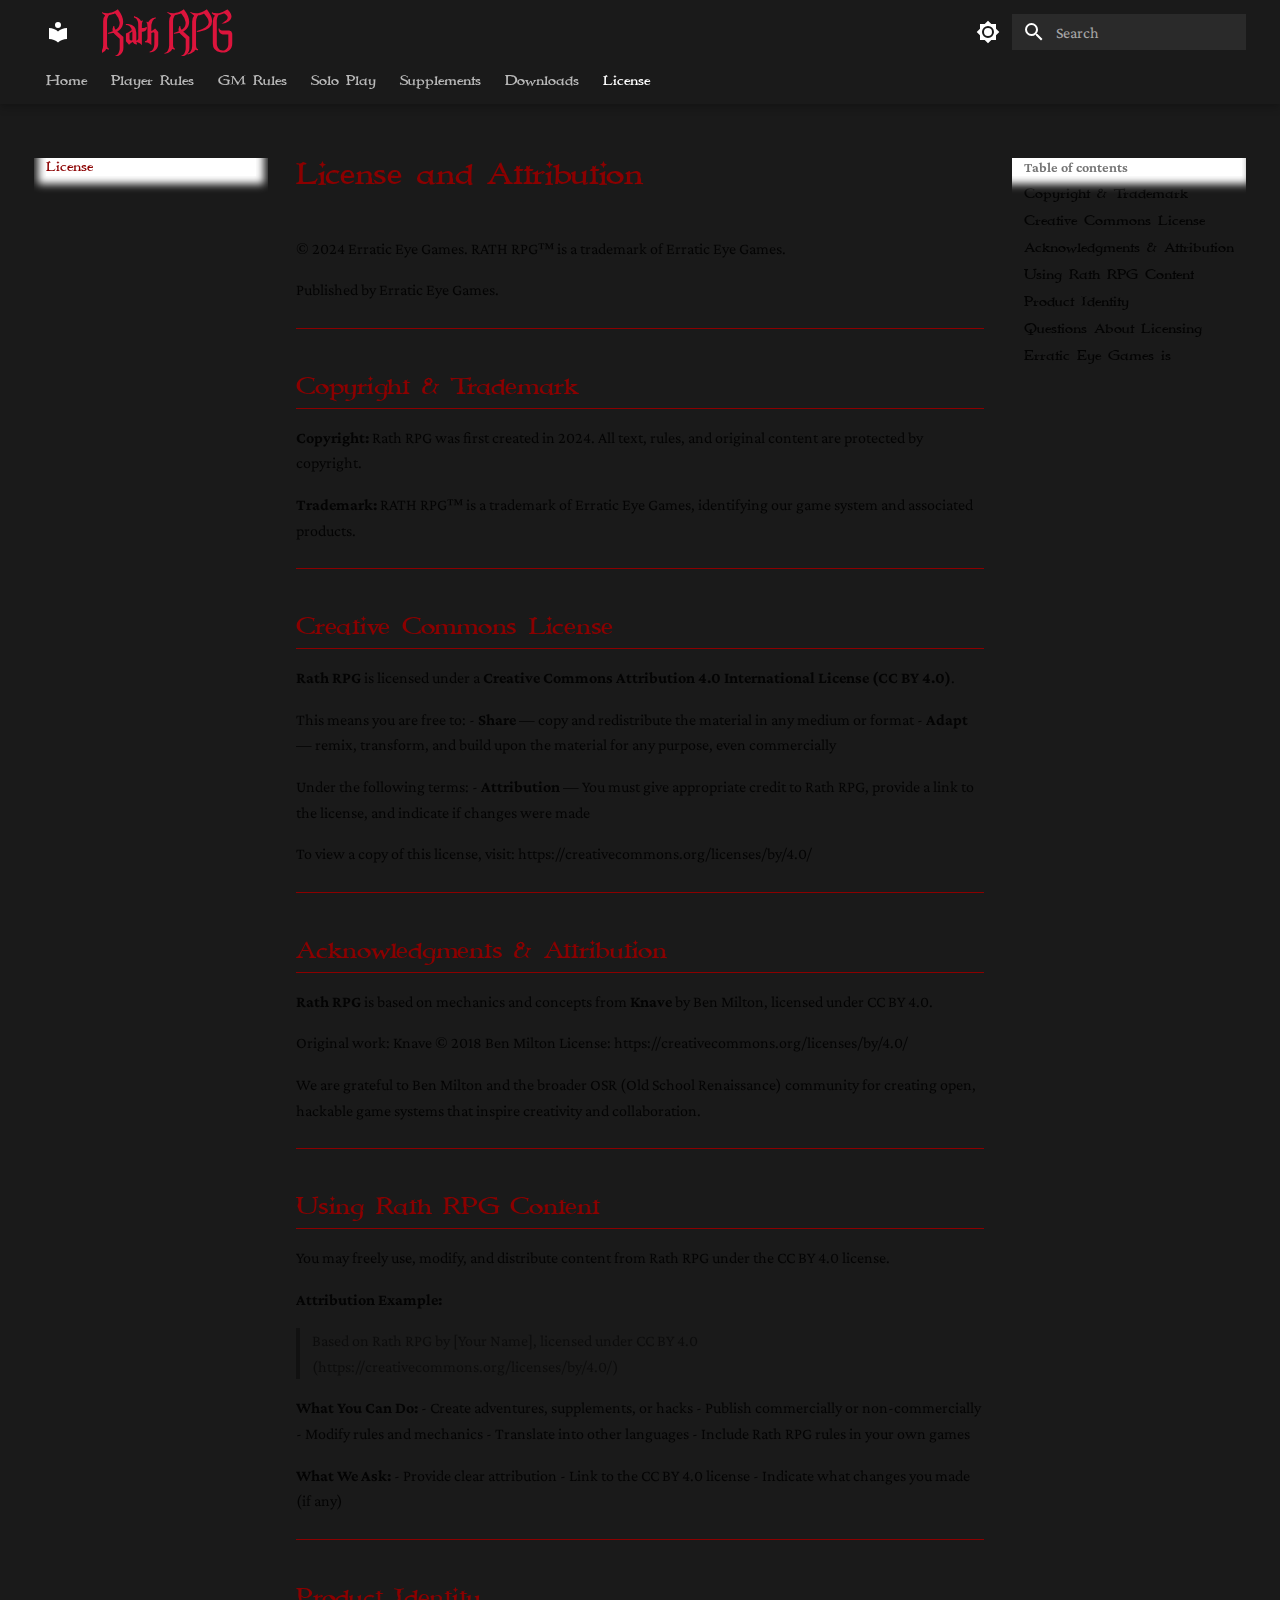
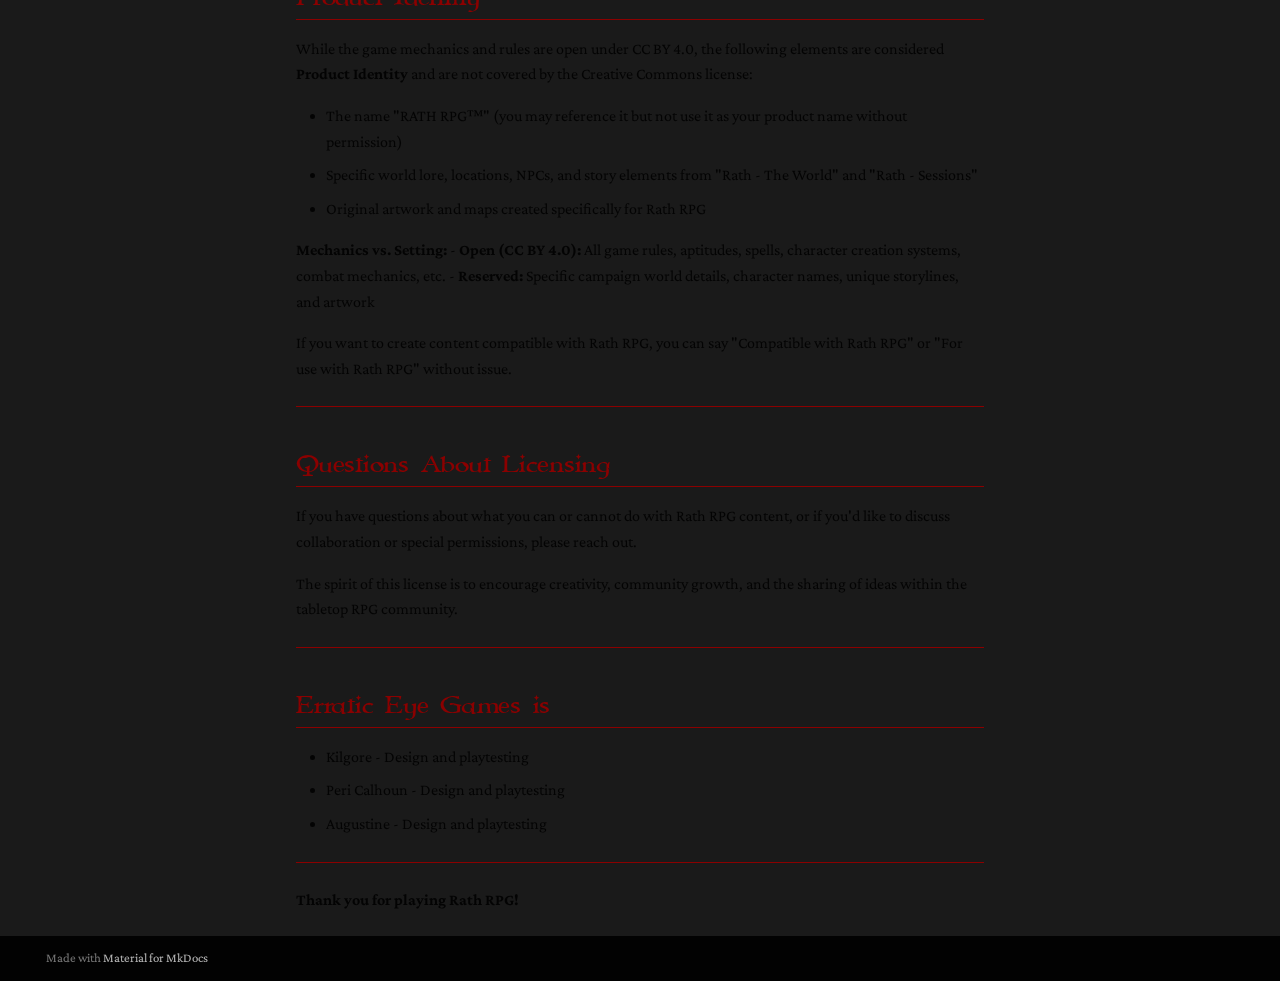
<file: License and Attribution/index.html>
<!doctype html>
<html lang="en" class="no-js">
  <head>
    
      <meta charset="utf-8">
      <meta name="viewport" content="width=device-width,initial-scale=1">
      
        <meta name="description" content="A tabletop RPG system based on Knave">
      
      
      
        <link rel="canonical" href="https://rathrpg.github.io/rath-rpg/License%20and%20Attribution/">
      
      
        <link rel="prev" href="../downloads/">
      
      
      
        
      
      
      <link rel="icon" href="../assets/images/favicon.png">
      <meta name="generator" content="mkdocs-1.6.1, mkdocs-material-9.7.1">
    
    
      
        <title>License - Rath RPG</title>
      
    
    
      <link rel="stylesheet" href="../assets/stylesheets/main.484c7ddc.min.css">
      
        
        <link rel="stylesheet" href="../assets/stylesheets/palette.ab4e12ef.min.css">
      
      


    
    
      
    
    
      
        
        
        <link rel="preconnect" href="https://fonts.gstatic.com" crossorigin>
        <link rel="stylesheet" href="https://fonts.googleapis.com/css?family=Crimson+Pro:300,300i,400,400i,700,700i%7CRoboto+Mono:400,400i,700,700i&display=fallback">
        <style>:root{--md-text-font:"Crimson Pro";--md-code-font:"Roboto Mono"}</style>
      
    
    
      <link rel="stylesheet" href="../stylesheets/extra.css">
    
      <link rel="stylesheet" href="../stylesheets/solo-play.css">
    
    <script>__md_scope=new URL("..",location),__md_hash=e=>[...e].reduce(((e,_)=>(e<<5)-e+_.charCodeAt(0)),0),__md_get=(e,_=localStorage,t=__md_scope)=>JSON.parse(_.getItem(t.pathname+"."+e)),__md_set=(e,_,t=localStorage,a=__md_scope)=>{try{t.setItem(a.pathname+"."+e,JSON.stringify(_))}catch(e){}}</script>
    
      

    
    
  </head>
  
  
    
    
      
    
    
    
    
    <body dir="ltr" data-md-color-scheme="default" data-md-color-primary="deep-orange" data-md-color-accent="orange">
  
    
    <input class="md-toggle" data-md-toggle="drawer" type="checkbox" id="__drawer" autocomplete="off">
    <input class="md-toggle" data-md-toggle="search" type="checkbox" id="__search" autocomplete="off">
    <label class="md-overlay" for="__drawer"></label>
    <div data-md-component="skip">
      
        
        <a href="#license-and-attribution" class="md-skip">
          Skip to content
        </a>
      
    </div>
    <div data-md-component="announce">
      
    </div>
    
    
      

  

<header class="md-header md-header--shadow md-header--lifted" data-md-component="header">
  <nav class="md-header__inner md-grid" aria-label="Header">
    <a href=".." title="Rath RPG" class="md-header__button md-logo" aria-label="Rath RPG" data-md-component="logo">
      
  
  <svg xmlns="http://www.w3.org/2000/svg" viewBox="0 0 24 24"><path d="M12 8a3 3 0 0 0 3-3 3 3 0 0 0-3-3 3 3 0 0 0-3 3 3 3 0 0 0 3 3m0 3.54C9.64 9.35 6.5 8 3 8v11c3.5 0 6.64 1.35 9 3.54 2.36-2.19 5.5-3.54 9-3.54V8c-3.5 0-6.64 1.35-9 3.54"/></svg>

    </a>
    <label class="md-header__button md-icon" for="__drawer">
      
      <svg xmlns="http://www.w3.org/2000/svg" viewBox="0 0 24 24"><path d="M3 6h18v2H3zm0 5h18v2H3zm0 5h18v2H3z"/></svg>
    </label>
    <div class="md-header__title" data-md-component="header-title">
      <div class="md-header__ellipsis">
        <div class="md-header__topic">
          <span class="md-ellipsis">
            Rath RPG
          </span>
        </div>
        <div class="md-header__topic" data-md-component="header-topic">
          <span class="md-ellipsis">
            
              License
            
          </span>
        </div>
      </div>
    </div>
    
      
        <form class="md-header__option" data-md-component="palette">
  
    
    
    
    <input class="md-option" data-md-color-media="" data-md-color-scheme="default" data-md-color-primary="deep-orange" data-md-color-accent="orange"  aria-label="Switch to dark mode"  type="radio" name="__palette" id="__palette_0">
    
      <label class="md-header__button md-icon" title="Switch to dark mode" for="__palette_1" hidden>
        <svg xmlns="http://www.w3.org/2000/svg" viewBox="0 0 24 24"><path d="M12 8a4 4 0 0 0-4 4 4 4 0 0 0 4 4 4 4 0 0 0 4-4 4 4 0 0 0-4-4m0 10a6 6 0 0 1-6-6 6 6 0 0 1 6-6 6 6 0 0 1 6 6 6 6 0 0 1-6 6m8-9.31V4h-4.69L12 .69 8.69 4H4v4.69L.69 12 4 15.31V20h4.69L12 23.31 15.31 20H20v-4.69L23.31 12z"/></svg>
      </label>
    
  
    
    
    
    <input class="md-option" data-md-color-media="" data-md-color-scheme="slate" data-md-color-primary="deep-orange" data-md-color-accent="orange"  aria-label="Switch to light mode"  type="radio" name="__palette" id="__palette_1">
    
      <label class="md-header__button md-icon" title="Switch to light mode" for="__palette_0" hidden>
        <svg xmlns="http://www.w3.org/2000/svg" viewBox="0 0 24 24"><path d="M12 18c-.89 0-1.74-.2-2.5-.55C11.56 16.5 13 14.42 13 12s-1.44-4.5-3.5-5.45C10.26 6.2 11.11 6 12 6a6 6 0 0 1 6 6 6 6 0 0 1-6 6m8-9.31V4h-4.69L12 .69 8.69 4H4v4.69L.69 12 4 15.31V20h4.69L12 23.31 15.31 20H20v-4.69L23.31 12z"/></svg>
      </label>
    
  
</form>
      
    
    
      <script>var palette=__md_get("__palette");if(palette&&palette.color){if("(prefers-color-scheme)"===palette.color.media){var media=matchMedia("(prefers-color-scheme: light)"),input=document.querySelector(media.matches?"[data-md-color-media='(prefers-color-scheme: light)']":"[data-md-color-media='(prefers-color-scheme: dark)']");palette.color.media=input.getAttribute("data-md-color-media"),palette.color.scheme=input.getAttribute("data-md-color-scheme"),palette.color.primary=input.getAttribute("data-md-color-primary"),palette.color.accent=input.getAttribute("data-md-color-accent")}for(var[key,value]of Object.entries(palette.color))document.body.setAttribute("data-md-color-"+key,value)}</script>
    
    
    
      
      
        <label class="md-header__button md-icon" for="__search">
          
          <svg xmlns="http://www.w3.org/2000/svg" viewBox="0 0 24 24"><path d="M9.5 3A6.5 6.5 0 0 1 16 9.5c0 1.61-.59 3.09-1.56 4.23l.27.27h.79l5 5-1.5 1.5-5-5v-.79l-.27-.27A6.52 6.52 0 0 1 9.5 16 6.5 6.5 0 0 1 3 9.5 6.5 6.5 0 0 1 9.5 3m0 2C7 5 5 7 5 9.5S7 14 9.5 14 14 12 14 9.5 12 5 9.5 5"/></svg>
        </label>
        <div class="md-search" data-md-component="search" role="dialog">
  <label class="md-search__overlay" for="__search"></label>
  <div class="md-search__inner" role="search">
    <form class="md-search__form" name="search">
      <input type="text" class="md-search__input" name="query" aria-label="Search" placeholder="Search" autocapitalize="off" autocorrect="off" autocomplete="off" spellcheck="false" data-md-component="search-query" required>
      <label class="md-search__icon md-icon" for="__search">
        
        <svg xmlns="http://www.w3.org/2000/svg" viewBox="0 0 24 24"><path d="M9.5 3A6.5 6.5 0 0 1 16 9.5c0 1.61-.59 3.09-1.56 4.23l.27.27h.79l5 5-1.5 1.5-5-5v-.79l-.27-.27A6.52 6.52 0 0 1 9.5 16 6.5 6.5 0 0 1 3 9.5 6.5 6.5 0 0 1 9.5 3m0 2C7 5 5 7 5 9.5S7 14 9.5 14 14 12 14 9.5 12 5 9.5 5"/></svg>
        
        <svg xmlns="http://www.w3.org/2000/svg" viewBox="0 0 24 24"><path d="M20 11v2H8l5.5 5.5-1.42 1.42L4.16 12l7.92-7.92L13.5 5.5 8 11z"/></svg>
      </label>
      <nav class="md-search__options" aria-label="Search">
        
        <button type="reset" class="md-search__icon md-icon" title="Clear" aria-label="Clear" tabindex="-1">
          
          <svg xmlns="http://www.w3.org/2000/svg" viewBox="0 0 24 24"><path d="M19 6.41 17.59 5 12 10.59 6.41 5 5 6.41 10.59 12 5 17.59 6.41 19 12 13.41 17.59 19 19 17.59 13.41 12z"/></svg>
        </button>
      </nav>
      
    </form>
    <div class="md-search__output">
      <div class="md-search__scrollwrap" tabindex="0" data-md-scrollfix>
        <div class="md-search-result" data-md-component="search-result">
          <div class="md-search-result__meta">
            Initializing search
          </div>
          <ol class="md-search-result__list" role="presentation"></ol>
        </div>
      </div>
    </div>
  </div>
</div>
      
    
    
  </nav>
  
    
      
<nav class="md-tabs" aria-label="Tabs" data-md-component="tabs">
  <div class="md-grid">
    <ul class="md-tabs__list">
      
        
  
  
  
  
    <li class="md-tabs__item">
      <a href=".." class="md-tabs__link">
        
  
  
    
  
  Home

      </a>
    </li>
  

      
        
  
  
  
  
    
    
      <li class="md-tabs__item">
        <a href="../Players%20Handbook/" class="md-tabs__link">
          
  
  
  Player Rules

        </a>
      </li>
    
  

      
        
  
  
  
  
    
    
      <li class="md-tabs__item">
        <a href="../GM%20Handbook/" class="md-tabs__link">
          
  
  
  GM Rules

        </a>
      </li>
    
  

      
        
  
  
  
  
    <li class="md-tabs__item">
      <a href="../solo-play/" class="md-tabs__link">
        
  
  
    
  
  Solo Play

      </a>
    </li>
  

      
        
  
  
  
  
    
    
      <li class="md-tabs__item">
        <a href="../Homebrew%20Guide/" class="md-tabs__link">
          
  
  
  Supplements

        </a>
      </li>
    
  

      
        
  
  
  
  
    <li class="md-tabs__item">
      <a href="../downloads/" class="md-tabs__link">
        
  
  
    
  
  Downloads

      </a>
    </li>
  

      
        
  
  
  
    
  
  
    <li class="md-tabs__item md-tabs__item--active">
      <a href="./" class="md-tabs__link">
        
  
  
    
  
  License

      </a>
    </li>
  

      
    </ul>
  </div>
</nav>
    
  
</header>
    
    <div class="md-container" data-md-component="container">
      
      
        
      
      <main class="md-main" data-md-component="main">
        <div class="md-main__inner md-grid">
          
            
              
              <div class="md-sidebar md-sidebar--primary" data-md-component="sidebar" data-md-type="navigation" >
                <div class="md-sidebar__scrollwrap">
                  <div class="md-sidebar__inner">
                    


  


<nav class="md-nav md-nav--primary md-nav--lifted" aria-label="Navigation" data-md-level="0">
  <label class="md-nav__title" for="__drawer">
    <a href=".." title="Rath RPG" class="md-nav__button md-logo" aria-label="Rath RPG" data-md-component="logo">
      
  
  <svg xmlns="http://www.w3.org/2000/svg" viewBox="0 0 24 24"><path d="M12 8a3 3 0 0 0 3-3 3 3 0 0 0-3-3 3 3 0 0 0-3 3 3 3 0 0 0 3 3m0 3.54C9.64 9.35 6.5 8 3 8v11c3.5 0 6.64 1.35 9 3.54 2.36-2.19 5.5-3.54 9-3.54V8c-3.5 0-6.64 1.35-9 3.54"/></svg>

    </a>
    Rath RPG
  </label>
  
  <ul class="md-nav__list" data-md-scrollfix>
    
      
      
  
  
  
  
    <li class="md-nav__item">
      <a href=".." class="md-nav__link">
        
  
  
  <span class="md-ellipsis">
    
  
    Home
  

    
  </span>
  
  

      </a>
    </li>
  

    
      
      
  
  
  
  
    
    
    
    
      
      
        
      
    
    
    <li class="md-nav__item md-nav__item--nested">
      
        
        
          
        
        <input class="md-nav__toggle md-toggle md-toggle--indeterminate" type="checkbox" id="__nav_2" >
        
          
          <label class="md-nav__link" for="__nav_2" id="__nav_2_label" tabindex="0">
            
  
  
  <span class="md-ellipsis">
    
  
    Player Rules
  

    
  </span>
  
  

            <span class="md-nav__icon md-icon"></span>
          </label>
        
        <nav class="md-nav" data-md-level="1" aria-labelledby="__nav_2_label" aria-expanded="false">
          <label class="md-nav__title" for="__nav_2">
            <span class="md-nav__icon md-icon"></span>
            
  
    Player Rules
  

          </label>
          <ul class="md-nav__list" data-md-scrollfix>
            
              
                
  
  
  
  
    <li class="md-nav__item">
      <a href="../Players%20Handbook/" class="md-nav__link">
        
  
  
  <span class="md-ellipsis">
    
  
    Players Handbook
  

    
  </span>
  
  

      </a>
    </li>
  

              
            
              
                
  
  
  
  
    <li class="md-nav__item">
      <a href="../Advanced%20Aptitudes/" class="md-nav__link">
        
  
  
  <span class="md-ellipsis">
    
  
    Advanced Aptitudes
  

    
  </span>
  
  

      </a>
    </li>
  

              
            
              
                
  
  
  
  
    <li class="md-nav__item">
      <a href="../Advanced%20Magic/" class="md-nav__link">
        
  
  
  <span class="md-ellipsis">
    
  
    Advanced Magic
  

    
  </span>
  
  

      </a>
    </li>
  

              
            
          </ul>
        </nav>
      
    </li>
  

    
      
      
  
  
  
  
    
    
    
    
      
      
        
      
    
    
    <li class="md-nav__item md-nav__item--nested">
      
        
        
          
        
        <input class="md-nav__toggle md-toggle md-toggle--indeterminate" type="checkbox" id="__nav_3" >
        
          
          <label class="md-nav__link" for="__nav_3" id="__nav_3_label" tabindex="0">
            
  
  
  <span class="md-ellipsis">
    
  
    GM Rules
  

    
  </span>
  
  

            <span class="md-nav__icon md-icon"></span>
          </label>
        
        <nav class="md-nav" data-md-level="1" aria-labelledby="__nav_3_label" aria-expanded="false">
          <label class="md-nav__title" for="__nav_3">
            <span class="md-nav__icon md-icon"></span>
            
  
    GM Rules
  

          </label>
          <ul class="md-nav__list" data-md-scrollfix>
            
              
                
  
  
  
  
    <li class="md-nav__item">
      <a href="../GM%20Handbook/" class="md-nav__link">
        
  
  
  <span class="md-ellipsis">
    
  
    GM Handbook
  

    
  </span>
  
  

      </a>
    </li>
  

              
            
          </ul>
        </nav>
      
    </li>
  

    
      
      
  
  
  
  
    <li class="md-nav__item">
      <a href="../solo-play/" class="md-nav__link">
        
  
  
  <span class="md-ellipsis">
    
  
    Solo Play
  

    
  </span>
  
  

      </a>
    </li>
  

    
      
      
  
  
  
  
    
    
    
    
      
      
        
      
    
    
    <li class="md-nav__item md-nav__item--nested">
      
        
        
          
        
        <input class="md-nav__toggle md-toggle md-toggle--indeterminate" type="checkbox" id="__nav_5" >
        
          
          <label class="md-nav__link" for="__nav_5" id="__nav_5_label" tabindex="0">
            
  
  
  <span class="md-ellipsis">
    
  
    Supplements
  

    
  </span>
  
  

            <span class="md-nav__icon md-icon"></span>
          </label>
        
        <nav class="md-nav" data-md-level="1" aria-labelledby="__nav_5_label" aria-expanded="false">
          <label class="md-nav__title" for="__nav_5">
            <span class="md-nav__icon md-icon"></span>
            
  
    Supplements
  

          </label>
          <ul class="md-nav__list" data-md-scrollfix>
            
              
                
  
  
  
  
    <li class="md-nav__item">
      <a href="../Homebrew%20Guide/" class="md-nav__link">
        
  
  
  <span class="md-ellipsis">
    
  
    Homebrew Guide
  

    
  </span>
  
  

      </a>
    </li>
  

              
            
          </ul>
        </nav>
      
    </li>
  

    
      
      
  
  
  
  
    <li class="md-nav__item">
      <a href="../downloads/" class="md-nav__link">
        
  
  
  <span class="md-ellipsis">
    
  
    Downloads
  

    
  </span>
  
  

      </a>
    </li>
  

    
      
      
  
  
    
  
  
  
    <li class="md-nav__item md-nav__item--active">
      
      <input class="md-nav__toggle md-toggle" type="checkbox" id="__toc">
      
      
        
      
      
        <label class="md-nav__link md-nav__link--active" for="__toc">
          
  
  
  <span class="md-ellipsis">
    
  
    License
  

    
  </span>
  
  

          <span class="md-nav__icon md-icon"></span>
        </label>
      
      <a href="./" class="md-nav__link md-nav__link--active">
        
  
  
  <span class="md-ellipsis">
    
  
    License
  

    
  </span>
  
  

      </a>
      
        

<nav class="md-nav md-nav--secondary" aria-label="Table of contents">
  
  
  
    
  
  
    <label class="md-nav__title" for="__toc">
      <span class="md-nav__icon md-icon"></span>
      Table of contents
    </label>
    <ul class="md-nav__list" data-md-component="toc" data-md-scrollfix>
      
        <li class="md-nav__item">
  <a href="#copyright-trademark" class="md-nav__link">
    <span class="md-ellipsis">
      
        Copyright &amp; Trademark
      
    </span>
  </a>
  
</li>
      
        <li class="md-nav__item">
  <a href="#creative-commons-license" class="md-nav__link">
    <span class="md-ellipsis">
      
        Creative Commons License
      
    </span>
  </a>
  
</li>
      
        <li class="md-nav__item">
  <a href="#acknowledgments-attribution" class="md-nav__link">
    <span class="md-ellipsis">
      
        Acknowledgments &amp; Attribution
      
    </span>
  </a>
  
</li>
      
        <li class="md-nav__item">
  <a href="#using-rath-rpg-content" class="md-nav__link">
    <span class="md-ellipsis">
      
        Using Rath RPG Content
      
    </span>
  </a>
  
</li>
      
        <li class="md-nav__item">
  <a href="#product-identity" class="md-nav__link">
    <span class="md-ellipsis">
      
        Product Identity
      
    </span>
  </a>
  
</li>
      
        <li class="md-nav__item">
  <a href="#questions-about-licensing" class="md-nav__link">
    <span class="md-ellipsis">
      
        Questions About Licensing
      
    </span>
  </a>
  
</li>
      
        <li class="md-nav__item">
  <a href="#erratic-eye-games-is" class="md-nav__link">
    <span class="md-ellipsis">
      
        Erratic Eye Games is
      
    </span>
  </a>
  
</li>
      
    </ul>
  
</nav>
      
    </li>
  

    
  </ul>
</nav>
                  </div>
                </div>
              </div>
            
            
              
              <div class="md-sidebar md-sidebar--secondary" data-md-component="sidebar" data-md-type="toc" >
                <div class="md-sidebar__scrollwrap">
                  <div class="md-sidebar__inner">
                    

<nav class="md-nav md-nav--secondary" aria-label="Table of contents">
  
  
  
    
  
  
    <label class="md-nav__title" for="__toc">
      <span class="md-nav__icon md-icon"></span>
      Table of contents
    </label>
    <ul class="md-nav__list" data-md-component="toc" data-md-scrollfix>
      
        <li class="md-nav__item">
  <a href="#copyright-trademark" class="md-nav__link">
    <span class="md-ellipsis">
      
        Copyright &amp; Trademark
      
    </span>
  </a>
  
</li>
      
        <li class="md-nav__item">
  <a href="#creative-commons-license" class="md-nav__link">
    <span class="md-ellipsis">
      
        Creative Commons License
      
    </span>
  </a>
  
</li>
      
        <li class="md-nav__item">
  <a href="#acknowledgments-attribution" class="md-nav__link">
    <span class="md-ellipsis">
      
        Acknowledgments &amp; Attribution
      
    </span>
  </a>
  
</li>
      
        <li class="md-nav__item">
  <a href="#using-rath-rpg-content" class="md-nav__link">
    <span class="md-ellipsis">
      
        Using Rath RPG Content
      
    </span>
  </a>
  
</li>
      
        <li class="md-nav__item">
  <a href="#product-identity" class="md-nav__link">
    <span class="md-ellipsis">
      
        Product Identity
      
    </span>
  </a>
  
</li>
      
        <li class="md-nav__item">
  <a href="#questions-about-licensing" class="md-nav__link">
    <span class="md-ellipsis">
      
        Questions About Licensing
      
    </span>
  </a>
  
</li>
      
        <li class="md-nav__item">
  <a href="#erratic-eye-games-is" class="md-nav__link">
    <span class="md-ellipsis">
      
        Erratic Eye Games is
      
    </span>
  </a>
  
</li>
      
    </ul>
  
</nav>
                  </div>
                </div>
              </div>
            
          
          
            <div class="md-content" data-md-component="content">
              
              <article class="md-content__inner md-typeset">
                
                  



<h1 id="license-and-attribution">License and Attribution<a class="headerlink" href="#license-and-attribution" title="Permanent link">&para;</a></h1>
<p>© 2024 Erratic Eye Games. RATH RPG™ is a trademark of Erratic Eye Games.</p>
<p>Published by Erratic Eye Games.</p>
<hr />
<h2 id="copyright-trademark">Copyright &amp; Trademark<a class="headerlink" href="#copyright-trademark" title="Permanent link">&para;</a></h2>
<p><strong>Copyright:</strong> Rath RPG was first created in 2024. All text, rules, and original content are protected by copyright.</p>
<p><strong>Trademark:</strong> RATH RPG™ is a trademark of Erratic Eye Games, identifying our game system and associated products.</p>
<hr />
<h2 id="creative-commons-license">Creative Commons License<a class="headerlink" href="#creative-commons-license" title="Permanent link">&para;</a></h2>
<p><strong>Rath RPG</strong> is licensed under a <strong>Creative Commons Attribution 4.0 International License (CC BY 4.0)</strong>.</p>
<p>This means you are free to:
- <strong>Share</strong> — copy and redistribute the material in any medium or format
- <strong>Adapt</strong> — remix, transform, and build upon the material for any purpose, even commercially</p>
<p>Under the following terms:
- <strong>Attribution</strong> — You must give appropriate credit to Rath RPG, provide a link to the license, and indicate if changes were made</p>
<p>To view a copy of this license, visit:
https://creativecommons.org/licenses/by/4.0/</p>
<hr />
<h2 id="acknowledgments-attribution">Acknowledgments &amp; Attribution<a class="headerlink" href="#acknowledgments-attribution" title="Permanent link">&para;</a></h2>
<p><strong>Rath RPG</strong> is based on mechanics and concepts from <strong>Knave</strong> by Ben Milton, licensed under CC BY 4.0.</p>
<p>Original work: Knave © 2018 Ben Milton
License: https://creativecommons.org/licenses/by/4.0/</p>
<p>We are grateful to Ben Milton and the broader OSR (Old School Renaissance) community for creating open, hackable game systems that inspire creativity and collaboration.</p>
<hr />
<h2 id="using-rath-rpg-content">Using Rath RPG Content<a class="headerlink" href="#using-rath-rpg-content" title="Permanent link">&para;</a></h2>
<p>You may freely use, modify, and distribute content from Rath RPG under the CC BY 4.0 license.</p>
<p><strong>Attribution Example:</strong></p>
<blockquote>
<p>Based on Rath RPG by [Your Name], licensed under CC BY 4.0 (https://creativecommons.org/licenses/by/4.0/)</p>
</blockquote>
<p><strong>What You Can Do:</strong>
- Create adventures, supplements, or hacks
- Publish commercially or non-commercially
- Modify rules and mechanics
- Translate into other languages
- Include Rath RPG rules in your own games</p>
<p><strong>What We Ask:</strong>
- Provide clear attribution
- Link to the CC BY 4.0 license
- Indicate what changes you made (if any)</p>
<hr />
<h2 id="product-identity">Product Identity<a class="headerlink" href="#product-identity" title="Permanent link">&para;</a></h2>
<p>While the game mechanics and rules are open under CC BY 4.0, the following elements are considered <strong>Product Identity</strong> and are not covered by the Creative Commons license:</p>
<ul>
<li>The name "RATH RPG™" (you may reference it but not use it as your product name without permission)</li>
<li>Specific world lore, locations, NPCs, and story elements from "Rath - The World" and "Rath - Sessions"</li>
<li>Original artwork and maps created specifically for Rath RPG</li>
</ul>
<p><strong>Mechanics vs. Setting:</strong>
- <strong>Open (CC BY 4.0):</strong> All game rules, aptitudes, spells, character creation systems, combat mechanics, etc.
- <strong>Reserved:</strong> Specific campaign world details, character names, unique storylines, and artwork</p>
<p>If you want to create content compatible with Rath RPG, you can say "Compatible with Rath RPG" or "For use with Rath RPG" without issue.</p>
<hr />
<h2 id="questions-about-licensing">Questions About Licensing<a class="headerlink" href="#questions-about-licensing" title="Permanent link">&para;</a></h2>
<p>If you have questions about what you can or cannot do with Rath RPG content, or if you'd like to discuss collaboration or special permissions, please reach out.</p>
<p>The spirit of this license is to encourage creativity, community growth, and the sharing of ideas within the tabletop RPG community.</p>
<hr />
<h2 id="erratic-eye-games-is">Erratic Eye Games is<a class="headerlink" href="#erratic-eye-games-is" title="Permanent link">&para;</a></h2>
<ul>
<li>Kilgore - Design and playtesting</li>
<li>Peri Calhoun - Design and playtesting</li>
<li>Augustine - Design and playtesting</li>
</ul>
<hr />
<p><strong>Thank you for playing Rath RPG!</strong></p>












                
              </article>
            </div>
          
          
  <script>var tabs=__md_get("__tabs");if(Array.isArray(tabs))e:for(var set of document.querySelectorAll(".tabbed-set")){var labels=set.querySelector(".tabbed-labels");for(var tab of tabs)for(var label of labels.getElementsByTagName("label"))if(label.innerText.trim()===tab){var input=document.getElementById(label.htmlFor);input.checked=!0;continue e}}</script>

<script>var target=document.getElementById(location.hash.slice(1));target&&target.name&&(target.checked=target.name.startsWith("__tabbed_"))</script>
        </div>
        
          <button type="button" class="md-top md-icon" data-md-component="top" hidden>
  
  <svg xmlns="http://www.w3.org/2000/svg" viewBox="0 0 24 24"><path d="M13 20h-2V8l-5.5 5.5-1.42-1.42L12 4.16l7.92 7.92-1.42 1.42L13 8z"/></svg>
  Back to top
</button>
        
      </main>
      
        <footer class="md-footer">
  
  <div class="md-footer-meta md-typeset">
    <div class="md-footer-meta__inner md-grid">
      <div class="md-copyright">
  
  
    Made with
    <a href="https://squidfunk.github.io/mkdocs-material/" target="_blank" rel="noopener">
      Material for MkDocs
    </a>
  
</div>
      
    </div>
  </div>
</footer>
      
    </div>
    <div class="md-dialog" data-md-component="dialog">
      <div class="md-dialog__inner md-typeset"></div>
    </div>
    
    
    
      
      
      <script id="__config" type="application/json">{"annotate": null, "base": "..", "features": ["navigation.tabs", "navigation.tabs.sticky", "navigation.sections", "navigation.expand", "navigation.top", "search.highlight", "content.tabs.link"], "search": "../assets/javascripts/workers/search.2c215733.min.js", "tags": null, "translations": {"clipboard.copied": "Copied to clipboard", "clipboard.copy": "Copy to clipboard", "search.result.more.one": "1 more on this page", "search.result.more.other": "# more on this page", "search.result.none": "No matching documents", "search.result.one": "1 matching document", "search.result.other": "# matching documents", "search.result.placeholder": "Type to start searching", "search.result.term.missing": "Missing", "select.version": "Select version"}, "version": null}</script>
    
    
      <script src="../assets/javascripts/bundle.79ae519e.min.js"></script>
      
        <script src="../js/rath-data.js"></script>
      
        <script src="../js/solo-play.js"></script>
      
    
  </body>
</html>
</file>
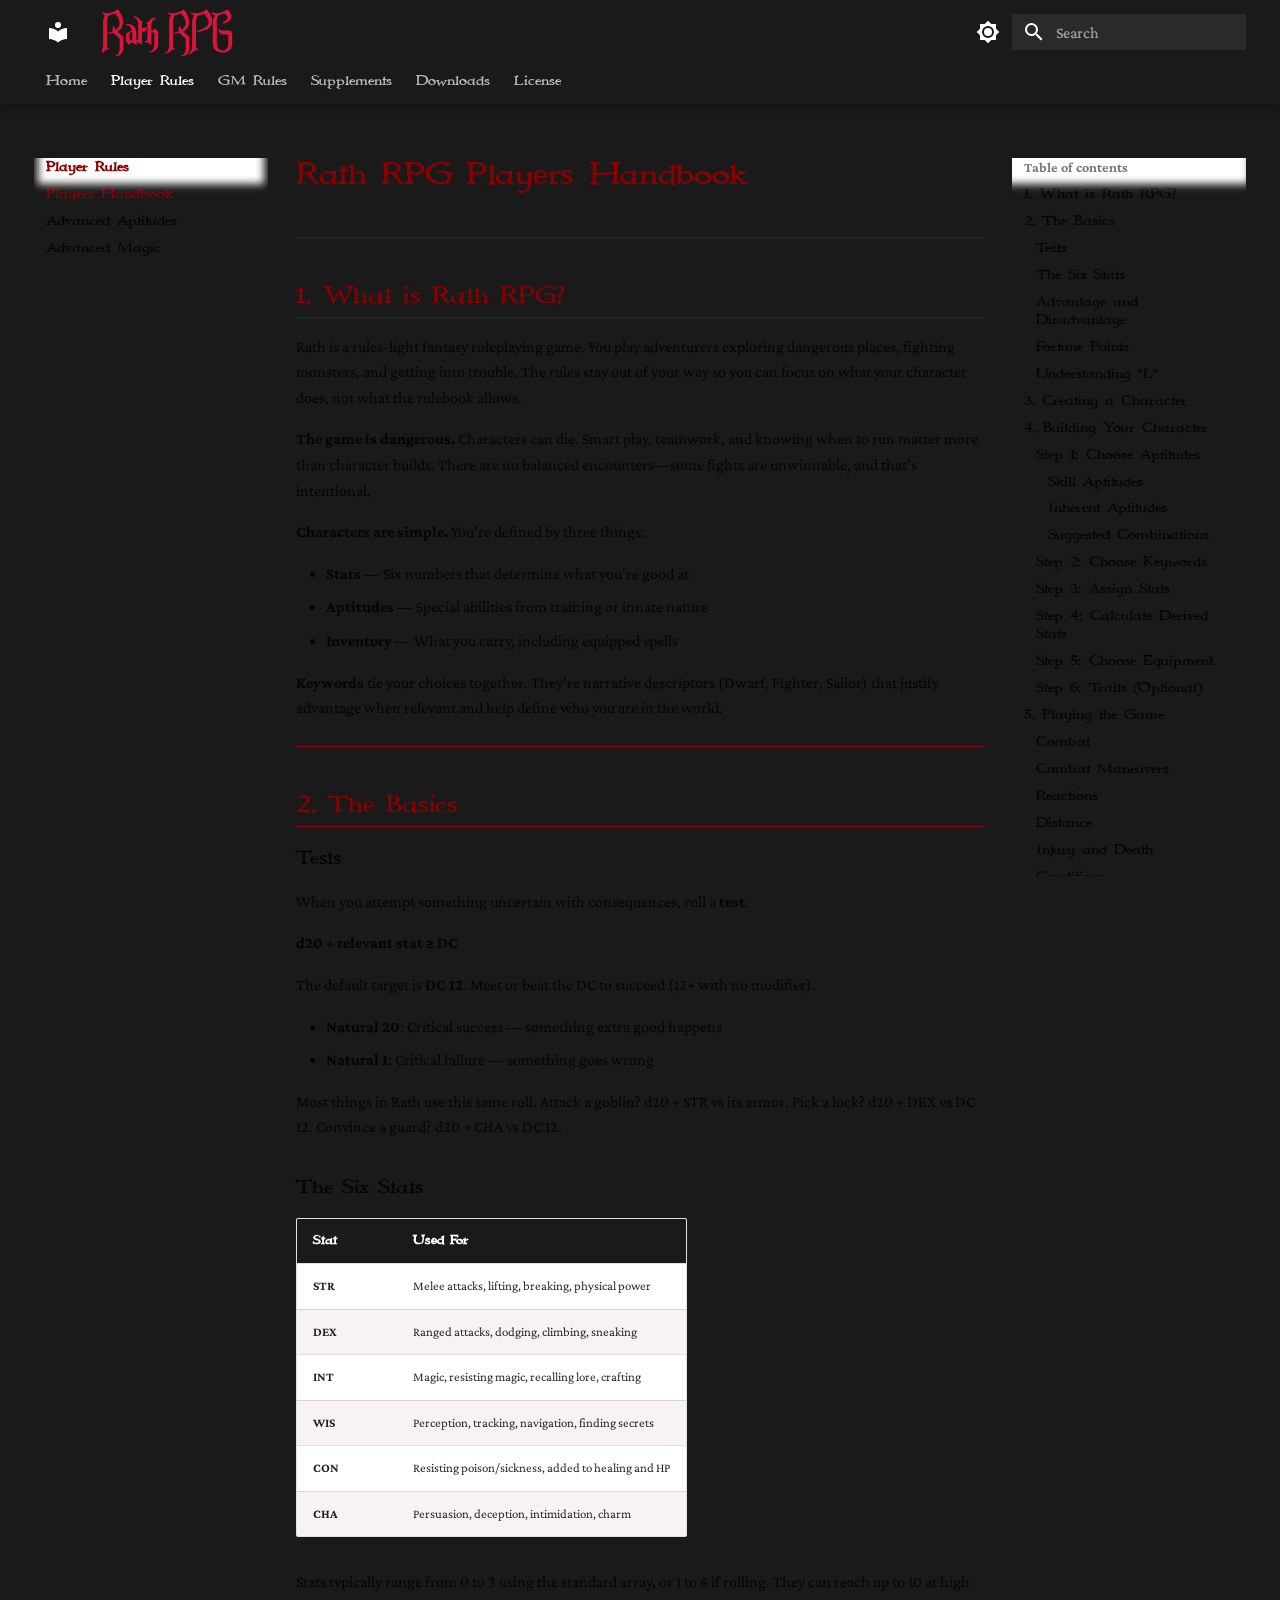
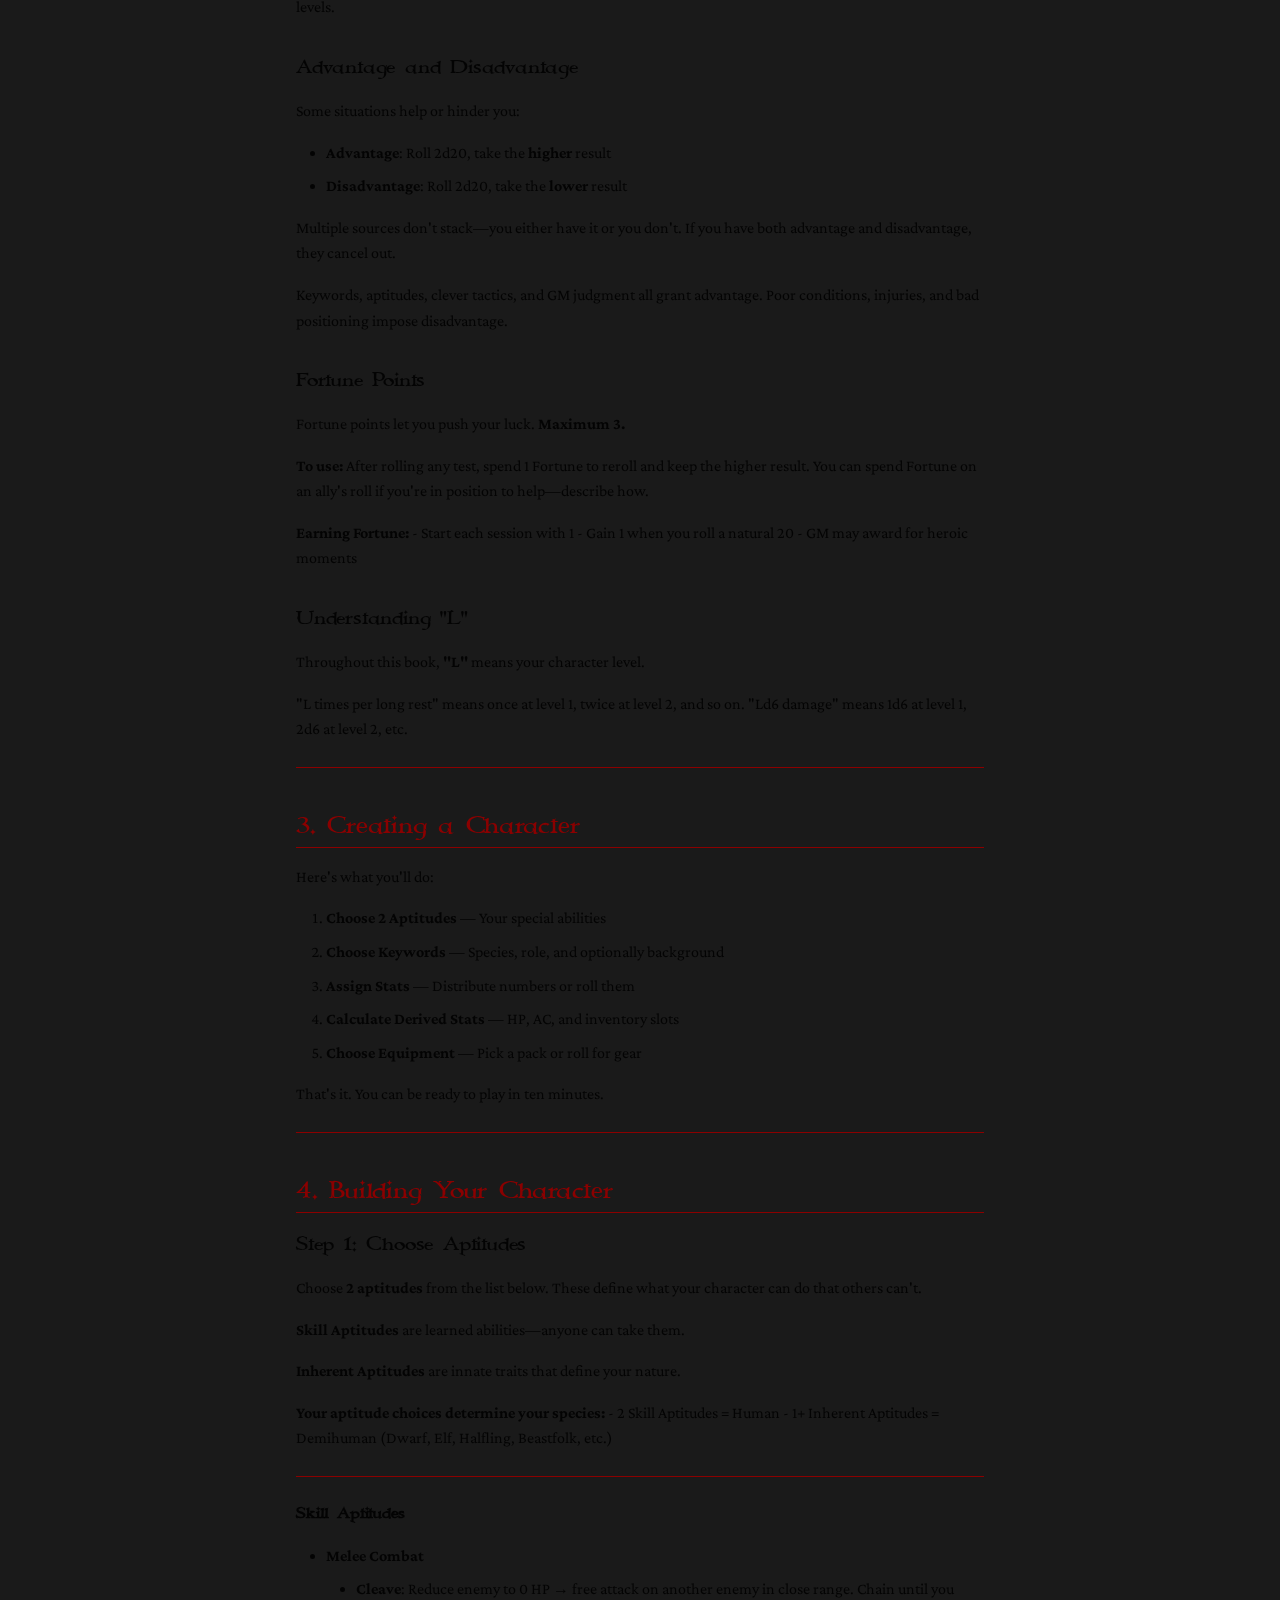
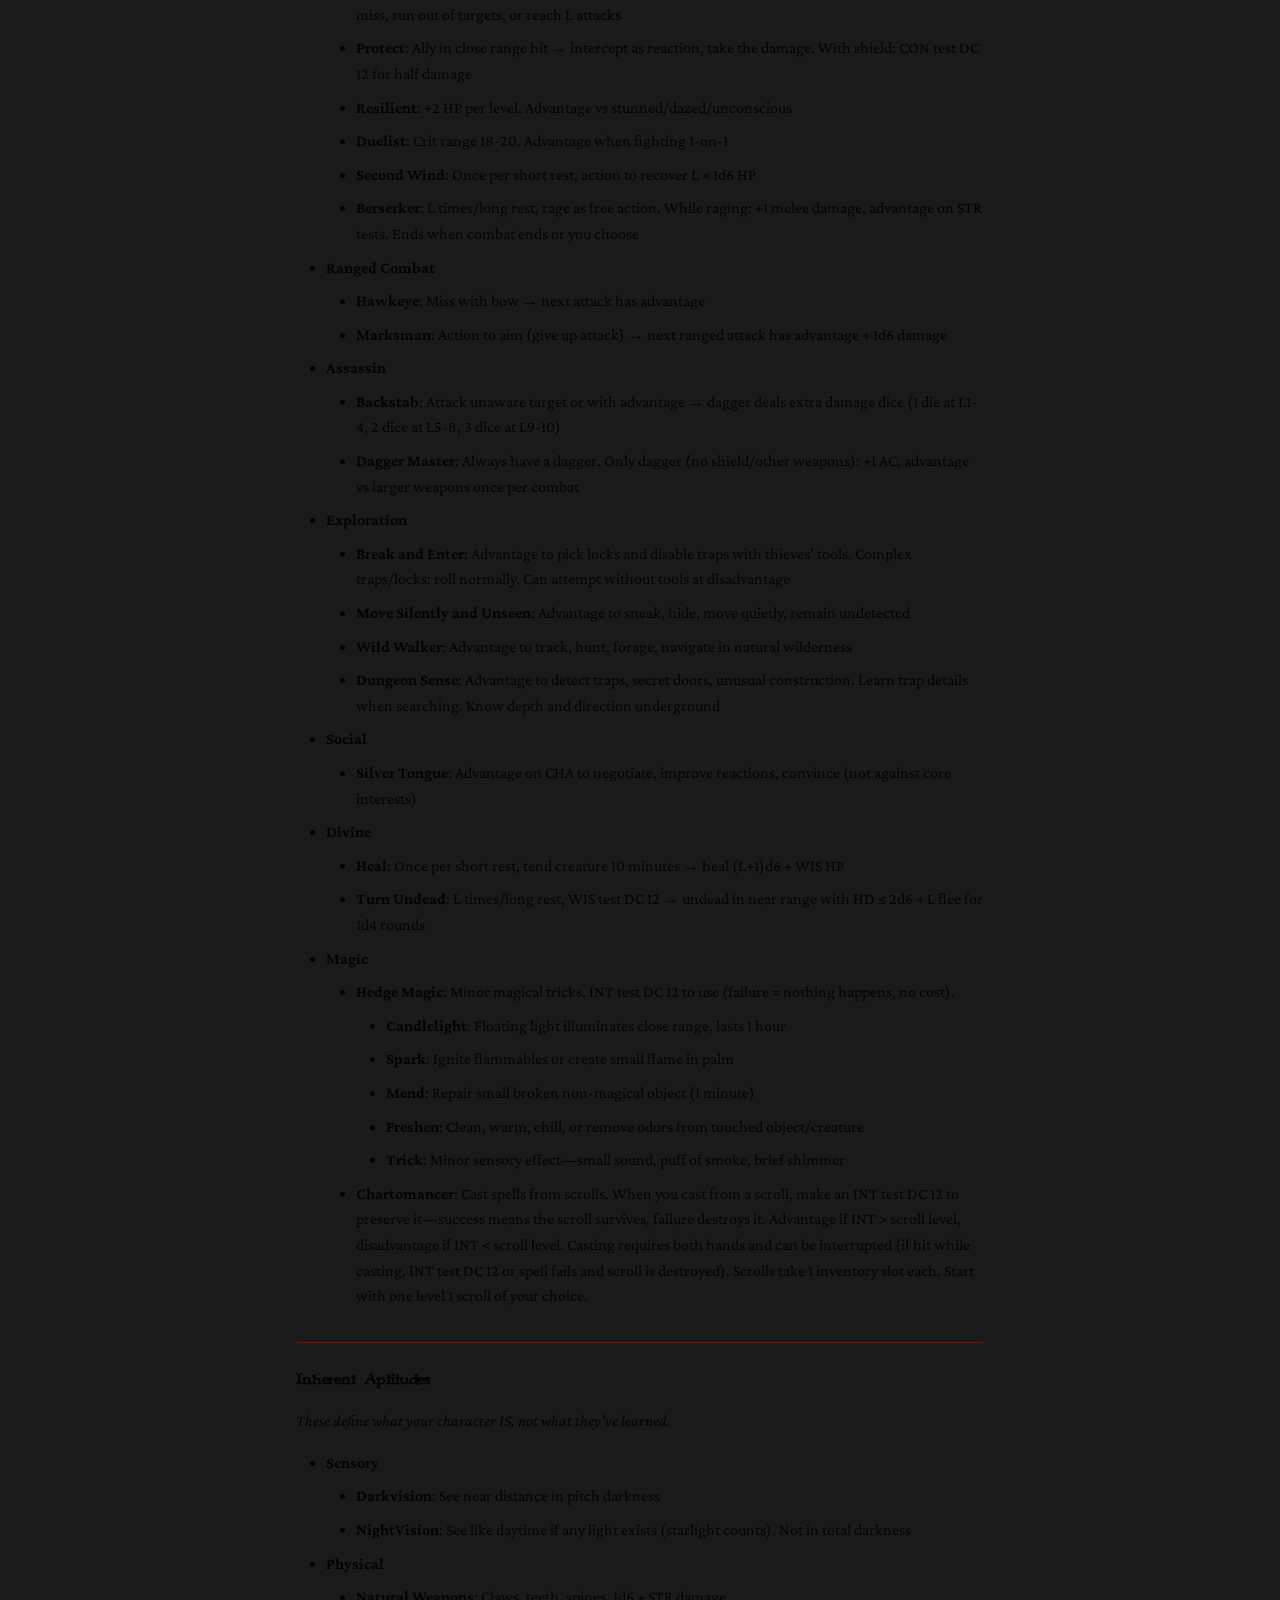
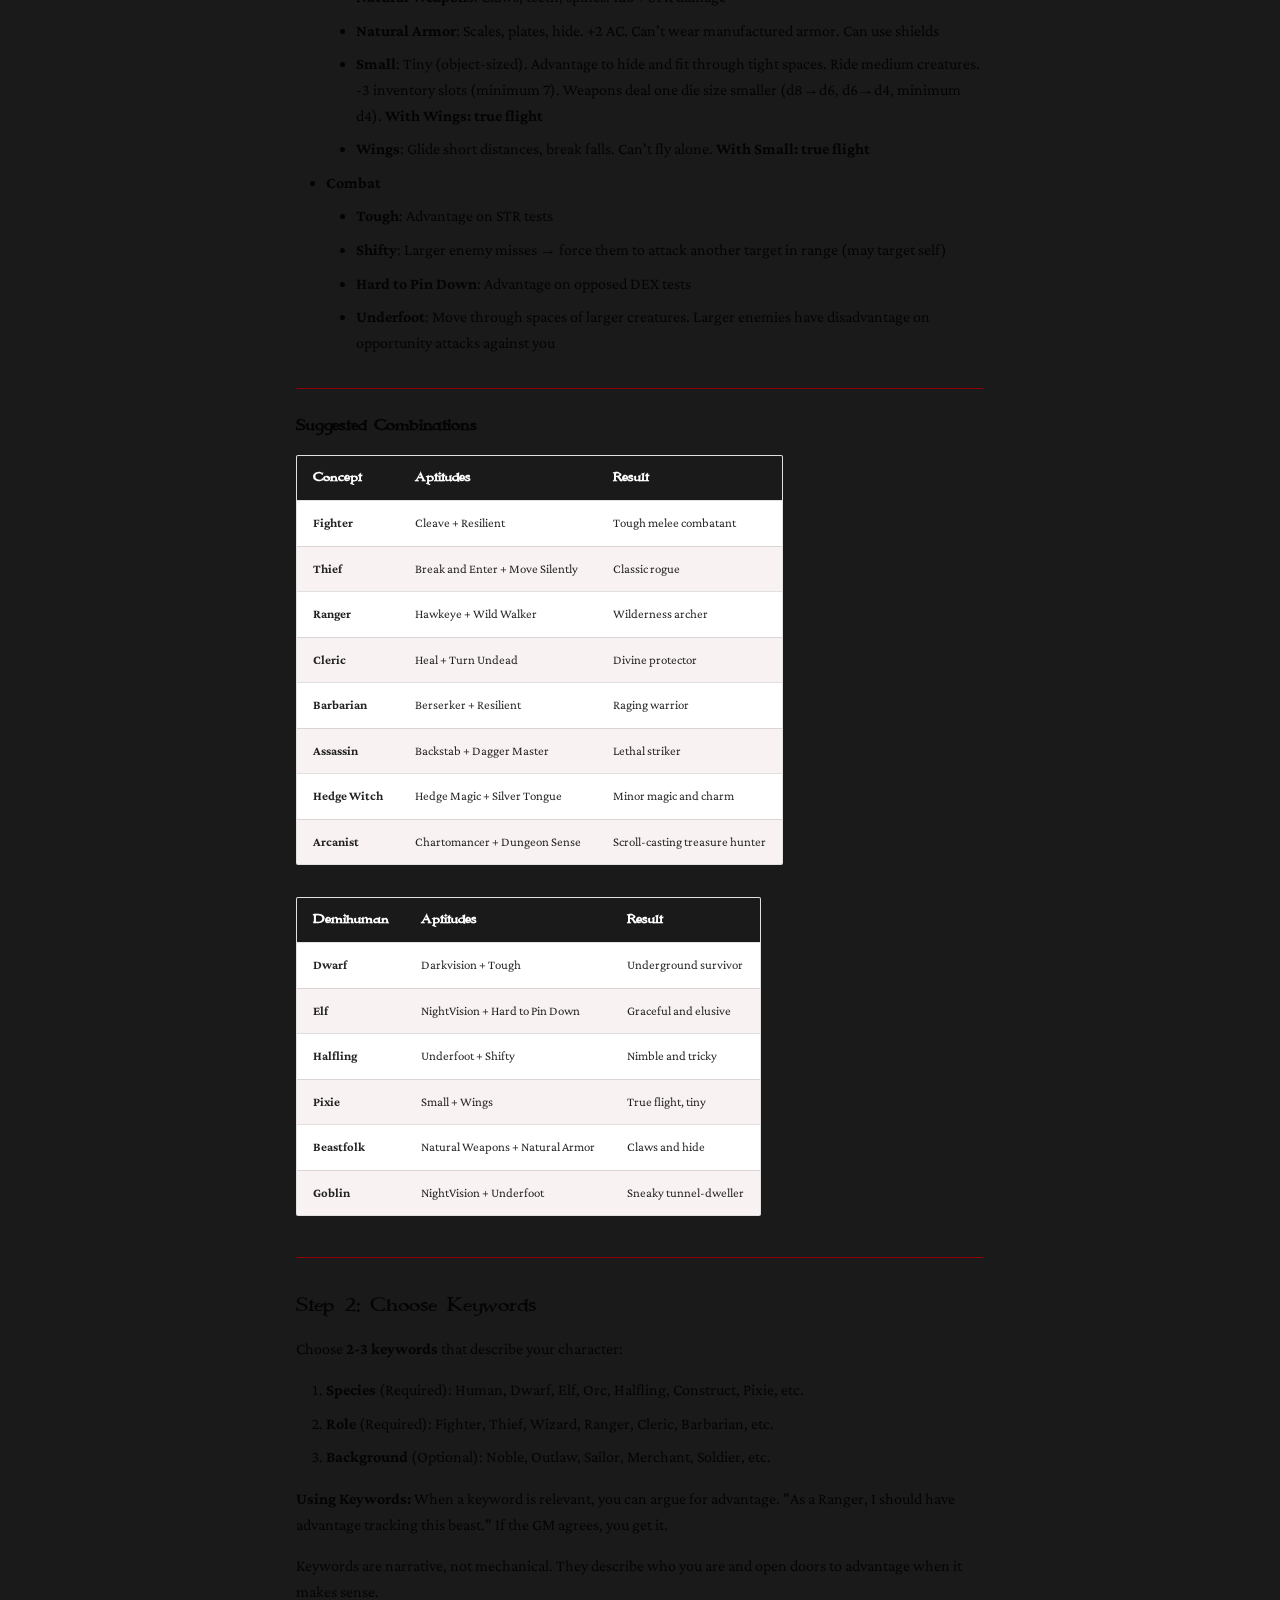
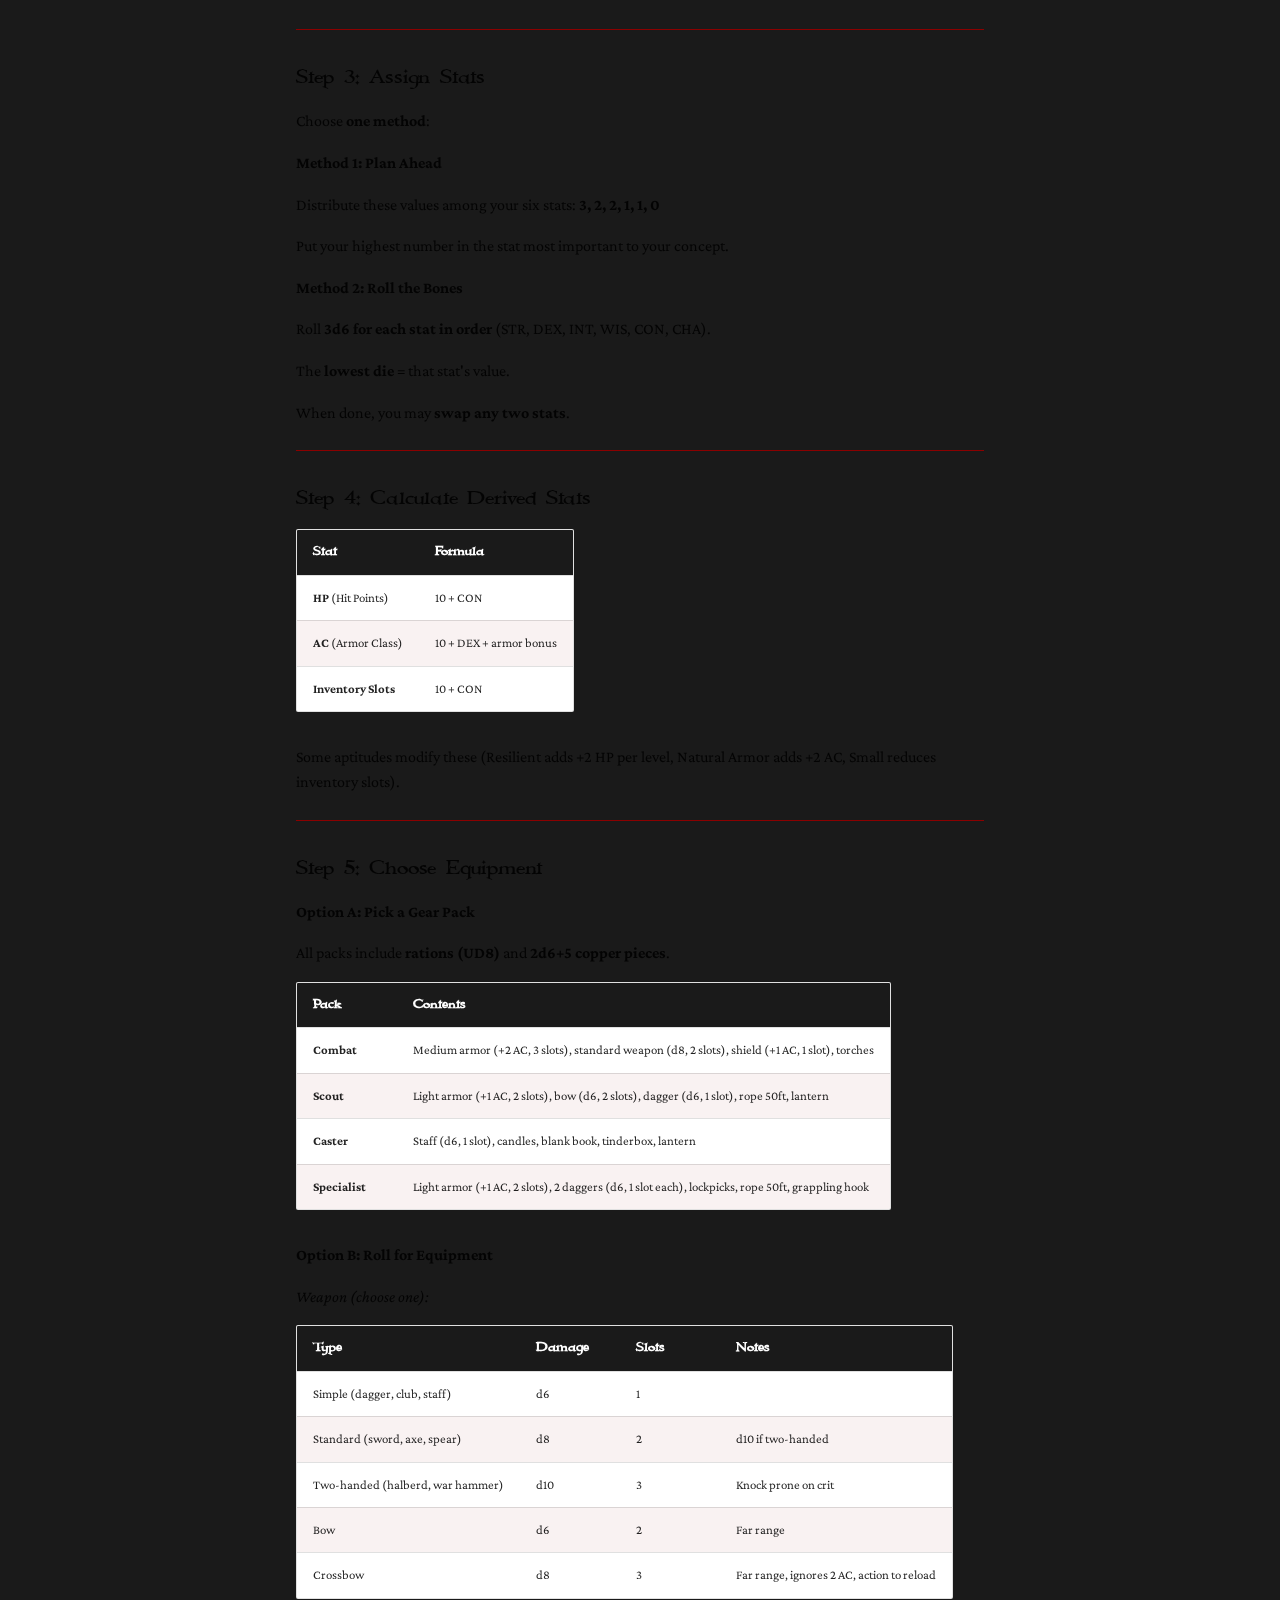
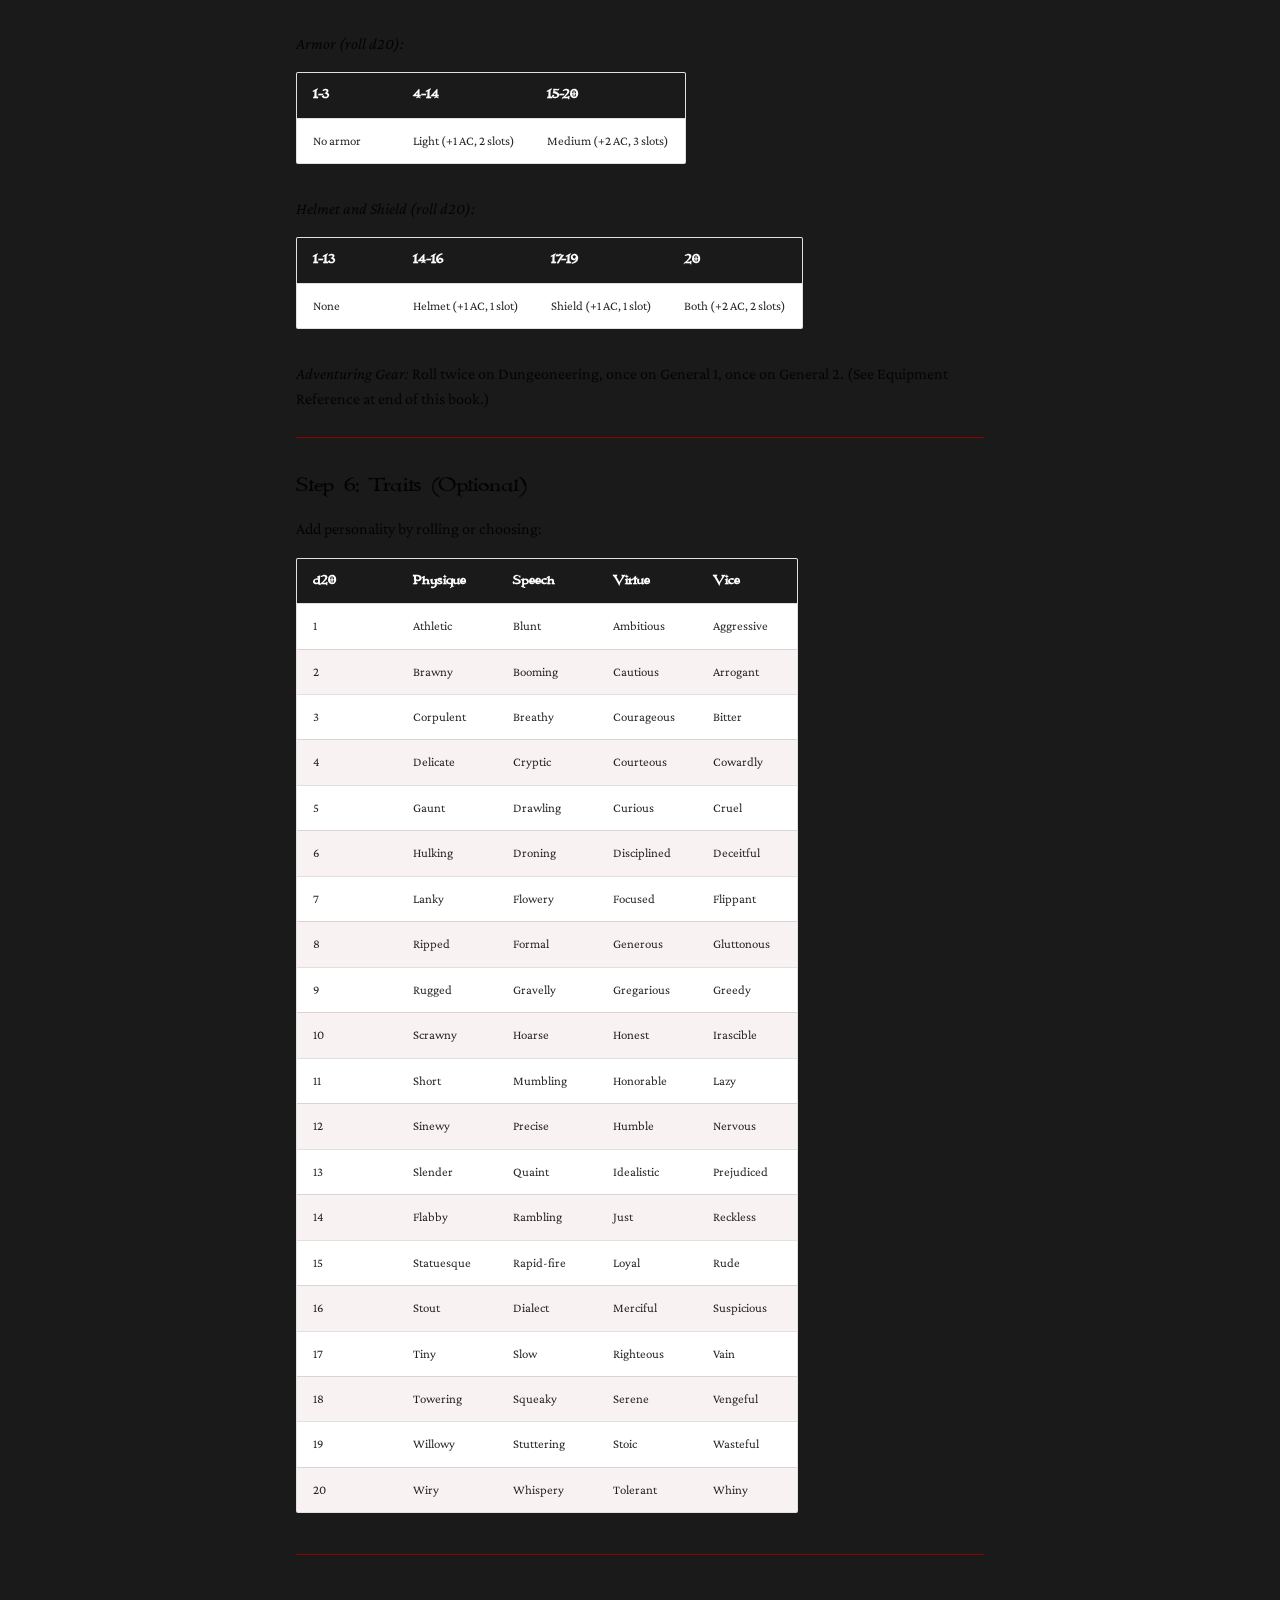
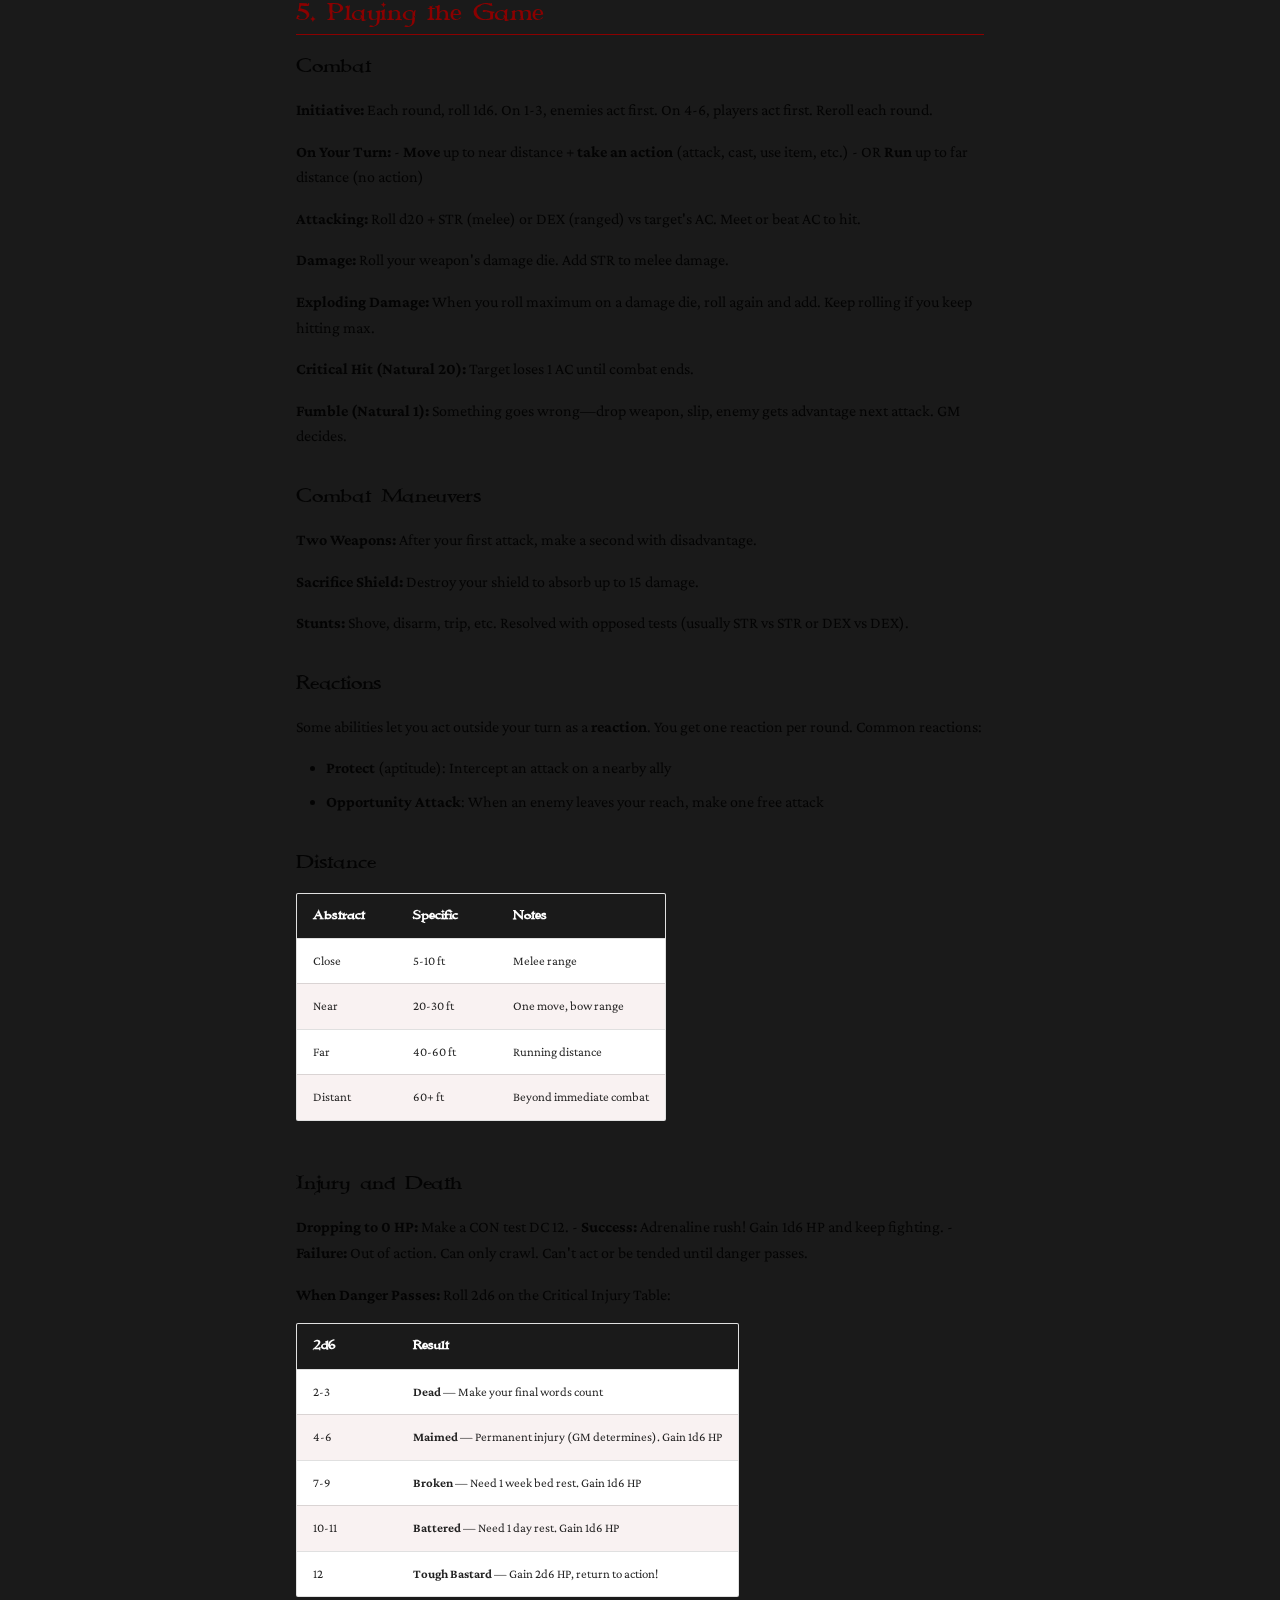
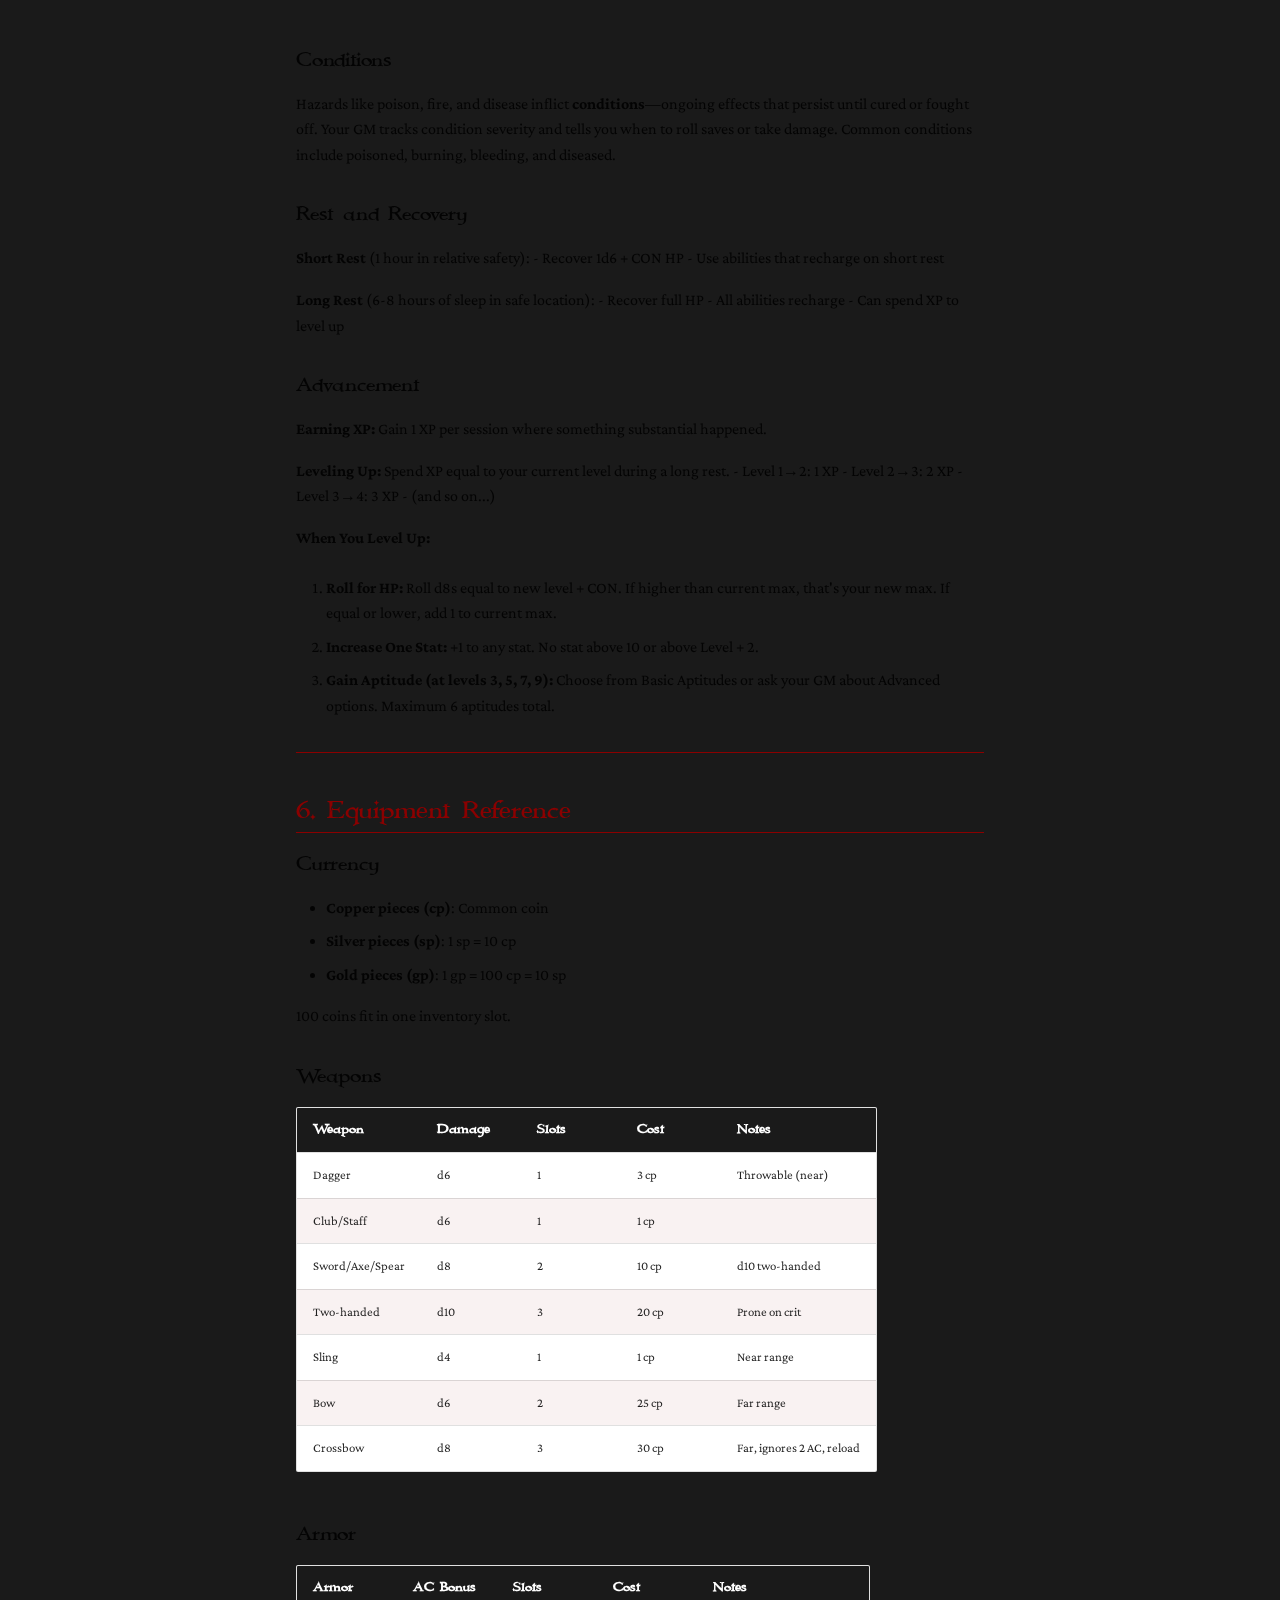
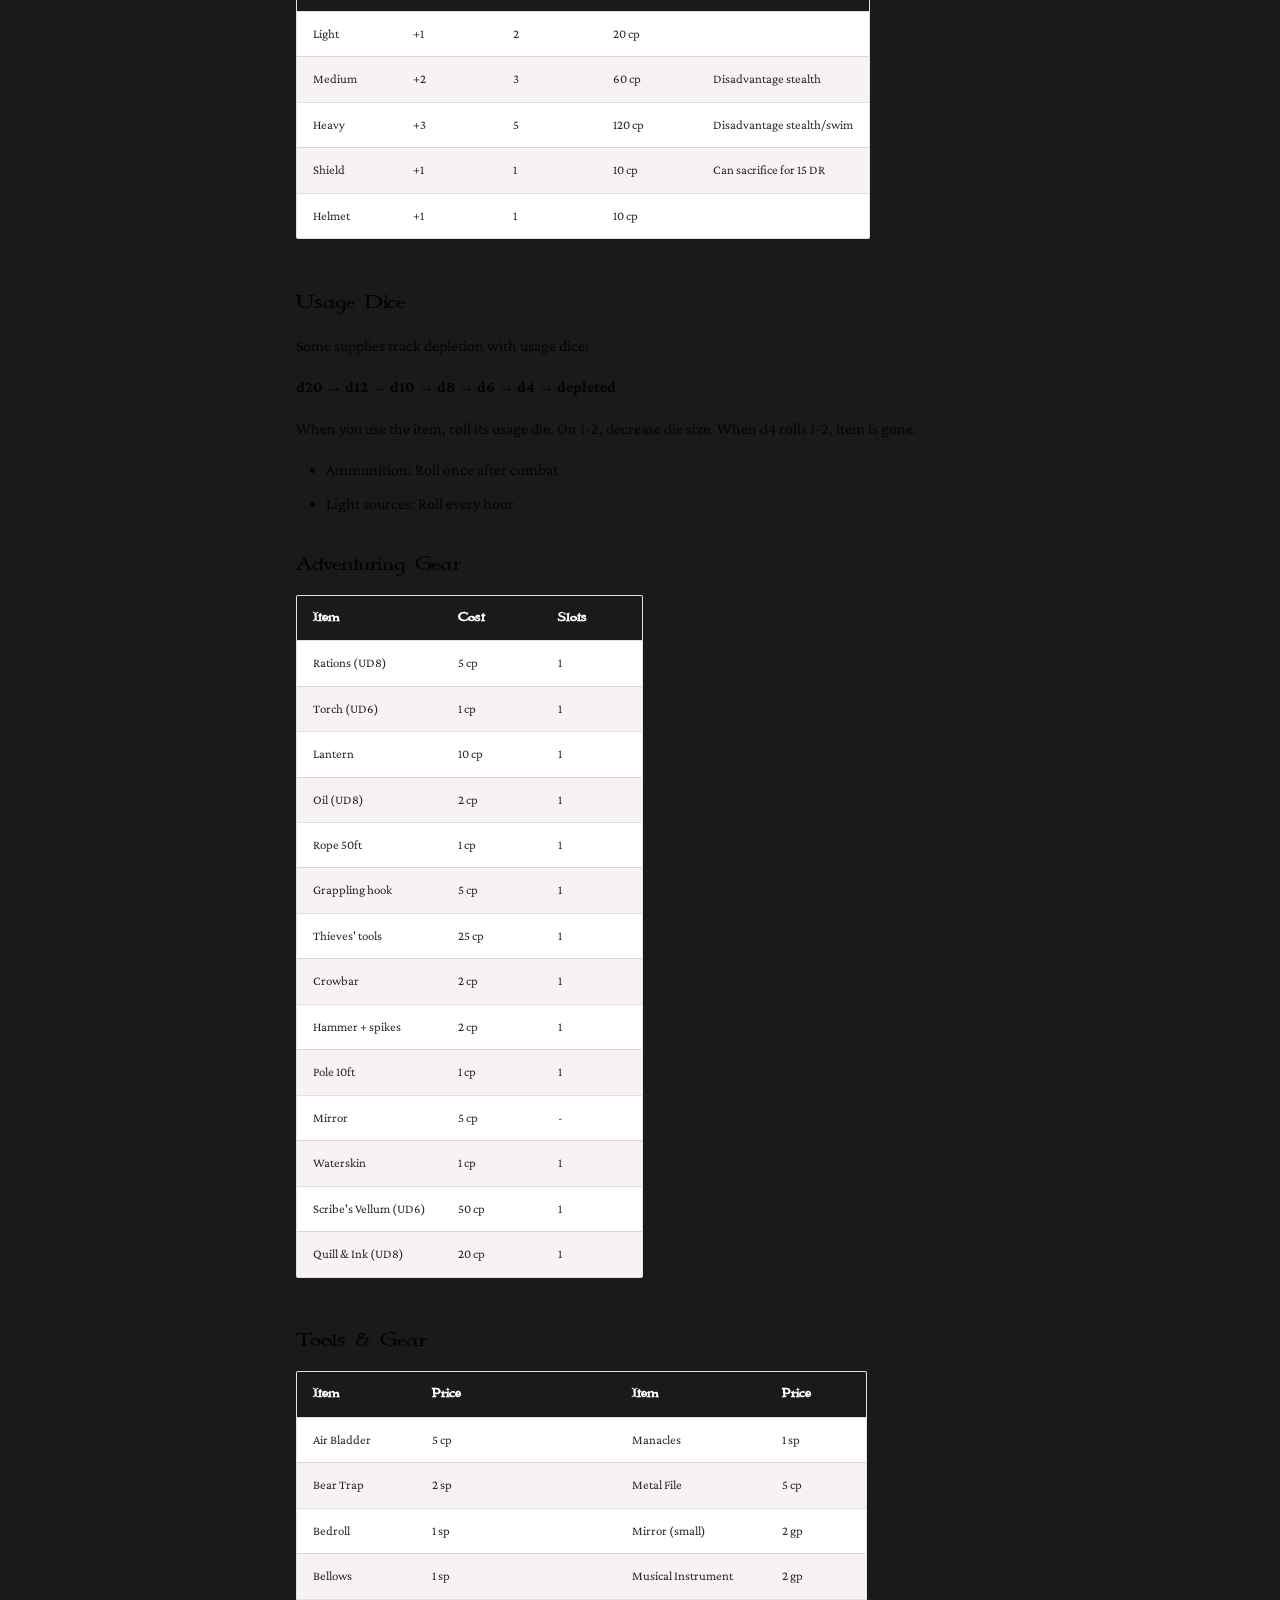
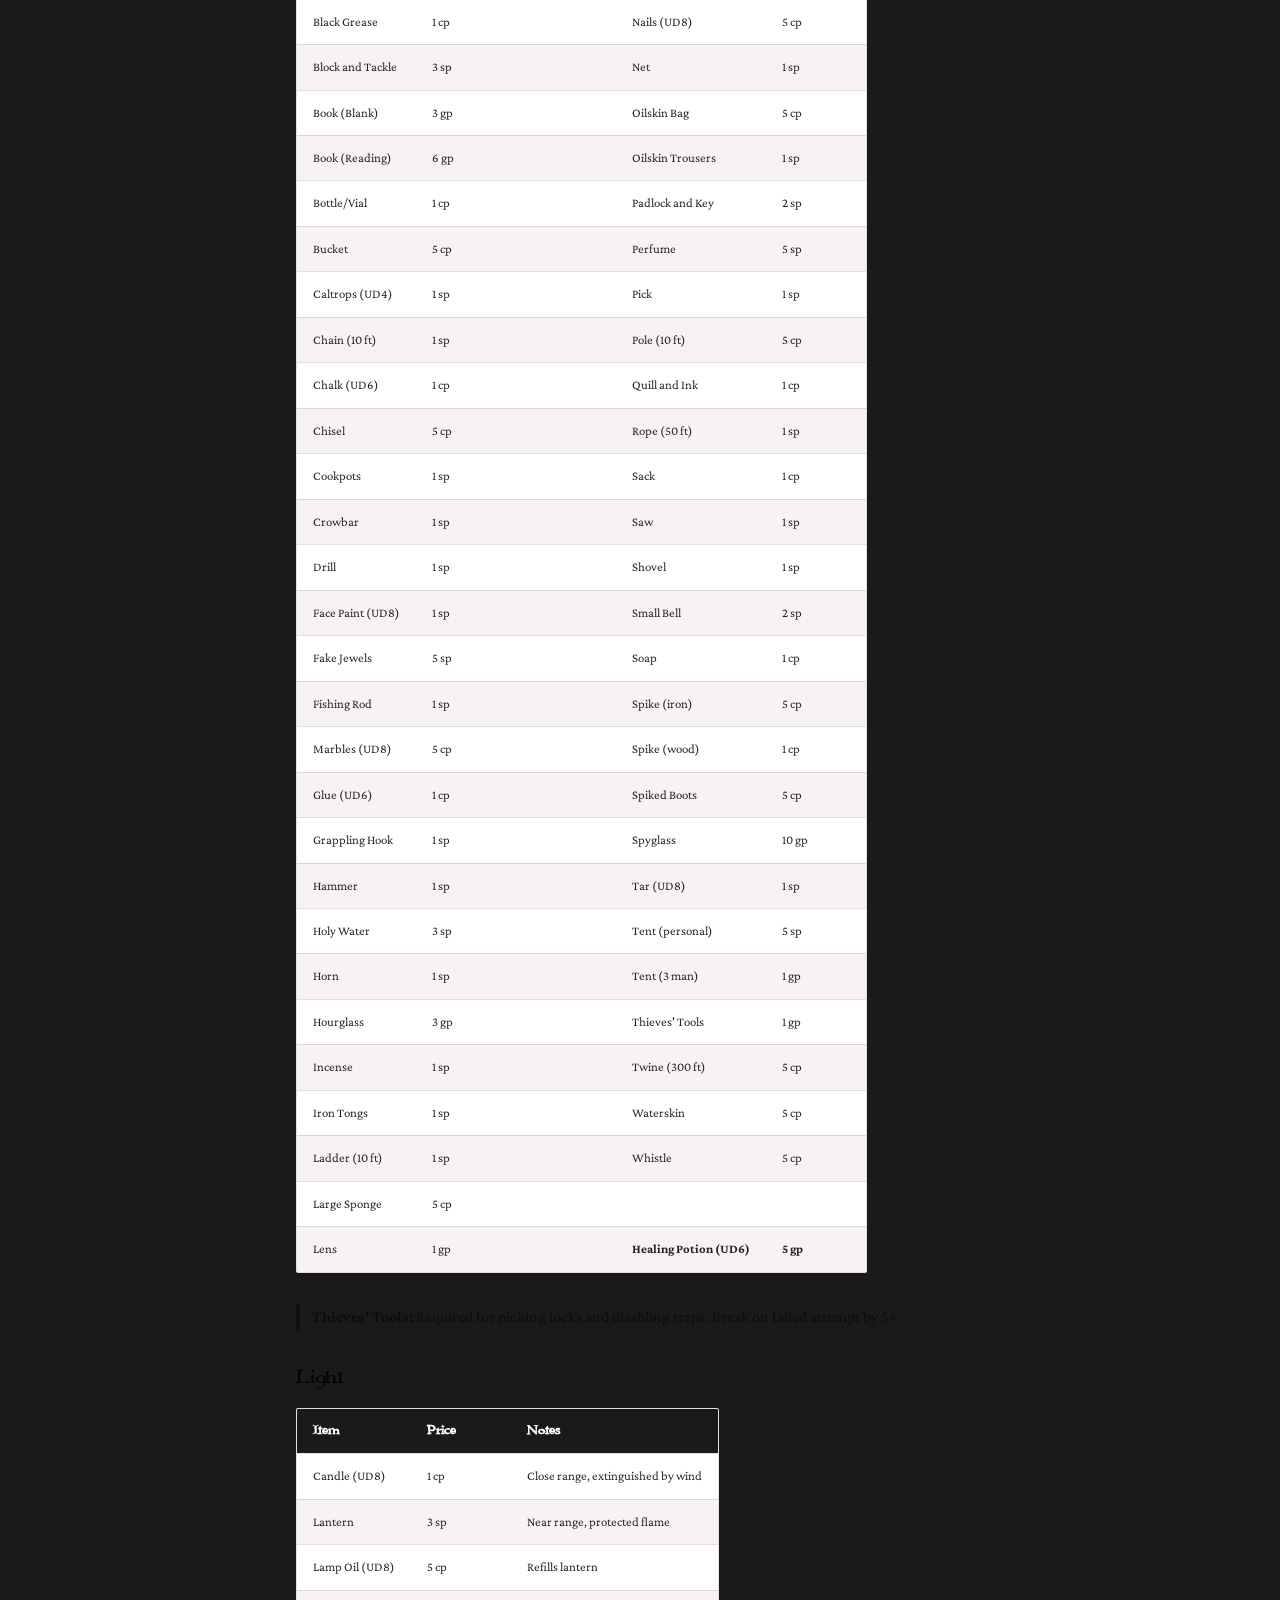
<file: Players Handbook/index.html>
<!doctype html>
<html lang="en" class="no-js">
  <head>
    
      <meta charset="utf-8">
      <meta name="viewport" content="width=device-width,initial-scale=1">
      
        <meta name="description" content="A tabletop RPG system based on Knave">
      
      
      
        <link rel="canonical" href="https://rathrpg.github.io/rath-rpg/Players%20Handbook/">
      
      
        <link rel="prev" href="..">
      
      
        <link rel="next" href="../Advanced%20Aptitudes/">
      
      
        
      
      
      <link rel="icon" href="../assets/images/favicon.png">
      <meta name="generator" content="mkdocs-1.6.1, mkdocs-material-9.7.1">
    
    
      
        <title>Players Handbook - Rath RPG</title>
      
    
    
      <link rel="stylesheet" href="../assets/stylesheets/main.484c7ddc.min.css">
      
        
        <link rel="stylesheet" href="../assets/stylesheets/palette.ab4e12ef.min.css">
      
      


    
    
      
    
    
      
        
        
        <link rel="preconnect" href="https://fonts.gstatic.com" crossorigin>
        <link rel="stylesheet" href="https://fonts.googleapis.com/css?family=Crimson+Pro:300,300i,400,400i,700,700i%7CRoboto+Mono:400,400i,700,700i&display=fallback">
        <style>:root{--md-text-font:"Crimson Pro";--md-code-font:"Roboto Mono"}</style>
      
    
    
      <link rel="stylesheet" href="../stylesheets/extra.css">
    
    <script>__md_scope=new URL("..",location),__md_hash=e=>[...e].reduce(((e,_)=>(e<<5)-e+_.charCodeAt(0)),0),__md_get=(e,_=localStorage,t=__md_scope)=>JSON.parse(_.getItem(t.pathname+"."+e)),__md_set=(e,_,t=localStorage,a=__md_scope)=>{try{t.setItem(a.pathname+"."+e,JSON.stringify(_))}catch(e){}}</script>
    
      

    
    
  </head>
  
  
    
    
      
    
    
    
    
    <body dir="ltr" data-md-color-scheme="default" data-md-color-primary="deep-orange" data-md-color-accent="orange">
  
    
    <input class="md-toggle" data-md-toggle="drawer" type="checkbox" id="__drawer" autocomplete="off">
    <input class="md-toggle" data-md-toggle="search" type="checkbox" id="__search" autocomplete="off">
    <label class="md-overlay" for="__drawer"></label>
    <div data-md-component="skip">
      
        
        <a href="#rath-rpg-players-handbook" class="md-skip">
          Skip to content
        </a>
      
    </div>
    <div data-md-component="announce">
      
    </div>
    
    
      

  

<header class="md-header md-header--shadow md-header--lifted" data-md-component="header">
  <nav class="md-header__inner md-grid" aria-label="Header">
    <a href=".." title="Rath RPG" class="md-header__button md-logo" aria-label="Rath RPG" data-md-component="logo">
      
  
  <svg xmlns="http://www.w3.org/2000/svg" viewBox="0 0 24 24"><path d="M12 8a3 3 0 0 0 3-3 3 3 0 0 0-3-3 3 3 0 0 0-3 3 3 3 0 0 0 3 3m0 3.54C9.64 9.35 6.5 8 3 8v11c3.5 0 6.64 1.35 9 3.54 2.36-2.19 5.5-3.54 9-3.54V8c-3.5 0-6.64 1.35-9 3.54"/></svg>

    </a>
    <label class="md-header__button md-icon" for="__drawer">
      
      <svg xmlns="http://www.w3.org/2000/svg" viewBox="0 0 24 24"><path d="M3 6h18v2H3zm0 5h18v2H3zm0 5h18v2H3z"/></svg>
    </label>
    <div class="md-header__title" data-md-component="header-title">
      <div class="md-header__ellipsis">
        <div class="md-header__topic">
          <span class="md-ellipsis">
            Rath RPG
          </span>
        </div>
        <div class="md-header__topic" data-md-component="header-topic">
          <span class="md-ellipsis">
            
              Players Handbook
            
          </span>
        </div>
      </div>
    </div>
    
      
        <form class="md-header__option" data-md-component="palette">
  
    
    
    
    <input class="md-option" data-md-color-media="" data-md-color-scheme="default" data-md-color-primary="deep-orange" data-md-color-accent="orange"  aria-label="Switch to dark mode"  type="radio" name="__palette" id="__palette_0">
    
      <label class="md-header__button md-icon" title="Switch to dark mode" for="__palette_1" hidden>
        <svg xmlns="http://www.w3.org/2000/svg" viewBox="0 0 24 24"><path d="M12 8a4 4 0 0 0-4 4 4 4 0 0 0 4 4 4 4 0 0 0 4-4 4 4 0 0 0-4-4m0 10a6 6 0 0 1-6-6 6 6 0 0 1 6-6 6 6 0 0 1 6 6 6 6 0 0 1-6 6m8-9.31V4h-4.69L12 .69 8.69 4H4v4.69L.69 12 4 15.31V20h4.69L12 23.31 15.31 20H20v-4.69L23.31 12z"/></svg>
      </label>
    
  
    
    
    
    <input class="md-option" data-md-color-media="" data-md-color-scheme="slate" data-md-color-primary="deep-orange" data-md-color-accent="orange"  aria-label="Switch to light mode"  type="radio" name="__palette" id="__palette_1">
    
      <label class="md-header__button md-icon" title="Switch to light mode" for="__palette_0" hidden>
        <svg xmlns="http://www.w3.org/2000/svg" viewBox="0 0 24 24"><path d="M12 18c-.89 0-1.74-.2-2.5-.55C11.56 16.5 13 14.42 13 12s-1.44-4.5-3.5-5.45C10.26 6.2 11.11 6 12 6a6 6 0 0 1 6 6 6 6 0 0 1-6 6m8-9.31V4h-4.69L12 .69 8.69 4H4v4.69L.69 12 4 15.31V20h4.69L12 23.31 15.31 20H20v-4.69L23.31 12z"/></svg>
      </label>
    
  
</form>
      
    
    
      <script>var palette=__md_get("__palette");if(palette&&palette.color){if("(prefers-color-scheme)"===palette.color.media){var media=matchMedia("(prefers-color-scheme: light)"),input=document.querySelector(media.matches?"[data-md-color-media='(prefers-color-scheme: light)']":"[data-md-color-media='(prefers-color-scheme: dark)']");palette.color.media=input.getAttribute("data-md-color-media"),palette.color.scheme=input.getAttribute("data-md-color-scheme"),palette.color.primary=input.getAttribute("data-md-color-primary"),palette.color.accent=input.getAttribute("data-md-color-accent")}for(var[key,value]of Object.entries(palette.color))document.body.setAttribute("data-md-color-"+key,value)}</script>
    
    
    
      
      
        <label class="md-header__button md-icon" for="__search">
          
          <svg xmlns="http://www.w3.org/2000/svg" viewBox="0 0 24 24"><path d="M9.5 3A6.5 6.5 0 0 1 16 9.5c0 1.61-.59 3.09-1.56 4.23l.27.27h.79l5 5-1.5 1.5-5-5v-.79l-.27-.27A6.52 6.52 0 0 1 9.5 16 6.5 6.5 0 0 1 3 9.5 6.5 6.5 0 0 1 9.5 3m0 2C7 5 5 7 5 9.5S7 14 9.5 14 14 12 14 9.5 12 5 9.5 5"/></svg>
        </label>
        <div class="md-search" data-md-component="search" role="dialog">
  <label class="md-search__overlay" for="__search"></label>
  <div class="md-search__inner" role="search">
    <form class="md-search__form" name="search">
      <input type="text" class="md-search__input" name="query" aria-label="Search" placeholder="Search" autocapitalize="off" autocorrect="off" autocomplete="off" spellcheck="false" data-md-component="search-query" required>
      <label class="md-search__icon md-icon" for="__search">
        
        <svg xmlns="http://www.w3.org/2000/svg" viewBox="0 0 24 24"><path d="M9.5 3A6.5 6.5 0 0 1 16 9.5c0 1.61-.59 3.09-1.56 4.23l.27.27h.79l5 5-1.5 1.5-5-5v-.79l-.27-.27A6.52 6.52 0 0 1 9.5 16 6.5 6.5 0 0 1 3 9.5 6.5 6.5 0 0 1 9.5 3m0 2C7 5 5 7 5 9.5S7 14 9.5 14 14 12 14 9.5 12 5 9.5 5"/></svg>
        
        <svg xmlns="http://www.w3.org/2000/svg" viewBox="0 0 24 24"><path d="M20 11v2H8l5.5 5.5-1.42 1.42L4.16 12l7.92-7.92L13.5 5.5 8 11z"/></svg>
      </label>
      <nav class="md-search__options" aria-label="Search">
        
        <button type="reset" class="md-search__icon md-icon" title="Clear" aria-label="Clear" tabindex="-1">
          
          <svg xmlns="http://www.w3.org/2000/svg" viewBox="0 0 24 24"><path d="M19 6.41 17.59 5 12 10.59 6.41 5 5 6.41 10.59 12 5 17.59 6.41 19 12 13.41 17.59 19 19 17.59 13.41 12z"/></svg>
        </button>
      </nav>
      
    </form>
    <div class="md-search__output">
      <div class="md-search__scrollwrap" tabindex="0" data-md-scrollfix>
        <div class="md-search-result" data-md-component="search-result">
          <div class="md-search-result__meta">
            Initializing search
          </div>
          <ol class="md-search-result__list" role="presentation"></ol>
        </div>
      </div>
    </div>
  </div>
</div>
      
    
    
  </nav>
  
    
      
<nav class="md-tabs" aria-label="Tabs" data-md-component="tabs">
  <div class="md-grid">
    <ul class="md-tabs__list">
      
        
  
  
  
  
    <li class="md-tabs__item">
      <a href=".." class="md-tabs__link">
        
  
  
    
  
  Home

      </a>
    </li>
  

      
        
  
  
  
    
  
  
    
    
      <li class="md-tabs__item md-tabs__item--active">
        <a href="./" class="md-tabs__link">
          
  
  
  Player Rules

        </a>
      </li>
    
  

      
        
  
  
  
  
    
    
      <li class="md-tabs__item">
        <a href="../GM%20Handbook/" class="md-tabs__link">
          
  
  
  GM Rules

        </a>
      </li>
    
  

      
        
  
  
  
  
    
    
      <li class="md-tabs__item">
        <a href="../Homebrew%20Guide/" class="md-tabs__link">
          
  
  
  Supplements

        </a>
      </li>
    
  

      
        
  
  
  
  
    <li class="md-tabs__item">
      <a href="../downloads/" class="md-tabs__link">
        
  
  
    
  
  Downloads

      </a>
    </li>
  

      
        
  
  
  
  
    <li class="md-tabs__item">
      <a href="../License%20and%20Attribution/" class="md-tabs__link">
        
  
  
    
  
  License

      </a>
    </li>
  

      
    </ul>
  </div>
</nav>
    
  
</header>
    
    <div class="md-container" data-md-component="container">
      
      
        
      
      <main class="md-main" data-md-component="main">
        <div class="md-main__inner md-grid">
          
            
              
              <div class="md-sidebar md-sidebar--primary" data-md-component="sidebar" data-md-type="navigation" >
                <div class="md-sidebar__scrollwrap">
                  <div class="md-sidebar__inner">
                    


  


<nav class="md-nav md-nav--primary md-nav--lifted" aria-label="Navigation" data-md-level="0">
  <label class="md-nav__title" for="__drawer">
    <a href=".." title="Rath RPG" class="md-nav__button md-logo" aria-label="Rath RPG" data-md-component="logo">
      
  
  <svg xmlns="http://www.w3.org/2000/svg" viewBox="0 0 24 24"><path d="M12 8a3 3 0 0 0 3-3 3 3 0 0 0-3-3 3 3 0 0 0-3 3 3 3 0 0 0 3 3m0 3.54C9.64 9.35 6.5 8 3 8v11c3.5 0 6.64 1.35 9 3.54 2.36-2.19 5.5-3.54 9-3.54V8c-3.5 0-6.64 1.35-9 3.54"/></svg>

    </a>
    Rath RPG
  </label>
  
  <ul class="md-nav__list" data-md-scrollfix>
    
      
      
  
  
  
  
    <li class="md-nav__item">
      <a href=".." class="md-nav__link">
        
  
  
  <span class="md-ellipsis">
    
  
    Home
  

    
  </span>
  
  

      </a>
    </li>
  

    
      
      
  
  
    
  
  
  
    
    
    
    
      
        
        
      
      
        
      
    
    
    <li class="md-nav__item md-nav__item--active md-nav__item--section md-nav__item--nested">
      
        
        
        <input class="md-nav__toggle md-toggle " type="checkbox" id="__nav_2" checked>
        
          
          <label class="md-nav__link" for="__nav_2" id="__nav_2_label" tabindex="">
            
  
  
  <span class="md-ellipsis">
    
  
    Player Rules
  

    
  </span>
  
  

            <span class="md-nav__icon md-icon"></span>
          </label>
        
        <nav class="md-nav" data-md-level="1" aria-labelledby="__nav_2_label" aria-expanded="true">
          <label class="md-nav__title" for="__nav_2">
            <span class="md-nav__icon md-icon"></span>
            
  
    Player Rules
  

          </label>
          <ul class="md-nav__list" data-md-scrollfix>
            
              
                
  
  
    
  
  
  
    <li class="md-nav__item md-nav__item--active">
      
      <input class="md-nav__toggle md-toggle" type="checkbox" id="__toc">
      
      
        
      
      
        <label class="md-nav__link md-nav__link--active" for="__toc">
          
  
  
  <span class="md-ellipsis">
    
  
    Players Handbook
  

    
  </span>
  
  

          <span class="md-nav__icon md-icon"></span>
        </label>
      
      <a href="./" class="md-nav__link md-nav__link--active">
        
  
  
  <span class="md-ellipsis">
    
  
    Players Handbook
  

    
  </span>
  
  

      </a>
      
        

<nav class="md-nav md-nav--secondary" aria-label="Table of contents">
  
  
  
    
  
  
    <label class="md-nav__title" for="__toc">
      <span class="md-nav__icon md-icon"></span>
      Table of contents
    </label>
    <ul class="md-nav__list" data-md-component="toc" data-md-scrollfix>
      
        <li class="md-nav__item">
  <a href="#1-what-is-rath-rpg" class="md-nav__link">
    <span class="md-ellipsis">
      
        1. What is Rath RPG?
      
    </span>
  </a>
  
</li>
      
        <li class="md-nav__item">
  <a href="#2-the-basics" class="md-nav__link">
    <span class="md-ellipsis">
      
        2. The Basics
      
    </span>
  </a>
  
    <nav class="md-nav" aria-label="2. The Basics">
      <ul class="md-nav__list">
        
          <li class="md-nav__item">
  <a href="#tests" class="md-nav__link">
    <span class="md-ellipsis">
      
        Tests
      
    </span>
  </a>
  
</li>
        
          <li class="md-nav__item">
  <a href="#the-six-stats" class="md-nav__link">
    <span class="md-ellipsis">
      
        The Six Stats
      
    </span>
  </a>
  
</li>
        
          <li class="md-nav__item">
  <a href="#advantage-and-disadvantage" class="md-nav__link">
    <span class="md-ellipsis">
      
        Advantage and Disadvantage
      
    </span>
  </a>
  
</li>
        
          <li class="md-nav__item">
  <a href="#fortune-points" class="md-nav__link">
    <span class="md-ellipsis">
      
        Fortune Points
      
    </span>
  </a>
  
</li>
        
          <li class="md-nav__item">
  <a href="#understanding-l" class="md-nav__link">
    <span class="md-ellipsis">
      
        Understanding "L"
      
    </span>
  </a>
  
</li>
        
      </ul>
    </nav>
  
</li>
      
        <li class="md-nav__item">
  <a href="#3-creating-a-character" class="md-nav__link">
    <span class="md-ellipsis">
      
        3. Creating a Character
      
    </span>
  </a>
  
</li>
      
        <li class="md-nav__item">
  <a href="#4-building-your-character" class="md-nav__link">
    <span class="md-ellipsis">
      
        4. Building Your Character
      
    </span>
  </a>
  
    <nav class="md-nav" aria-label="4. Building Your Character">
      <ul class="md-nav__list">
        
          <li class="md-nav__item">
  <a href="#step-1-choose-aptitudes" class="md-nav__link">
    <span class="md-ellipsis">
      
        Step 1: Choose Aptitudes
      
    </span>
  </a>
  
    <nav class="md-nav" aria-label="Step 1: Choose Aptitudes">
      <ul class="md-nav__list">
        
          <li class="md-nav__item">
  <a href="#skill-aptitudes" class="md-nav__link">
    <span class="md-ellipsis">
      
        Skill Aptitudes
      
    </span>
  </a>
  
</li>
        
          <li class="md-nav__item">
  <a href="#inherent-aptitudes" class="md-nav__link">
    <span class="md-ellipsis">
      
        Inherent Aptitudes
      
    </span>
  </a>
  
</li>
        
          <li class="md-nav__item">
  <a href="#suggested-combinations" class="md-nav__link">
    <span class="md-ellipsis">
      
        Suggested Combinations
      
    </span>
  </a>
  
</li>
        
      </ul>
    </nav>
  
</li>
        
          <li class="md-nav__item">
  <a href="#step-2-choose-keywords" class="md-nav__link">
    <span class="md-ellipsis">
      
        Step 2: Choose Keywords
      
    </span>
  </a>
  
</li>
        
          <li class="md-nav__item">
  <a href="#step-3-assign-stats" class="md-nav__link">
    <span class="md-ellipsis">
      
        Step 3: Assign Stats
      
    </span>
  </a>
  
</li>
        
          <li class="md-nav__item">
  <a href="#step-4-calculate-derived-stats" class="md-nav__link">
    <span class="md-ellipsis">
      
        Step 4: Calculate Derived Stats
      
    </span>
  </a>
  
</li>
        
          <li class="md-nav__item">
  <a href="#step-5-choose-equipment" class="md-nav__link">
    <span class="md-ellipsis">
      
        Step 5: Choose Equipment
      
    </span>
  </a>
  
</li>
        
          <li class="md-nav__item">
  <a href="#step-6-traits-optional" class="md-nav__link">
    <span class="md-ellipsis">
      
        Step 6: Traits (Optional)
      
    </span>
  </a>
  
</li>
        
      </ul>
    </nav>
  
</li>
      
        <li class="md-nav__item">
  <a href="#5-playing-the-game" class="md-nav__link">
    <span class="md-ellipsis">
      
        5. Playing the Game
      
    </span>
  </a>
  
    <nav class="md-nav" aria-label="5. Playing the Game">
      <ul class="md-nav__list">
        
          <li class="md-nav__item">
  <a href="#combat" class="md-nav__link">
    <span class="md-ellipsis">
      
        Combat
      
    </span>
  </a>
  
</li>
        
          <li class="md-nav__item">
  <a href="#combat-maneuvers" class="md-nav__link">
    <span class="md-ellipsis">
      
        Combat Maneuvers
      
    </span>
  </a>
  
</li>
        
          <li class="md-nav__item">
  <a href="#reactions" class="md-nav__link">
    <span class="md-ellipsis">
      
        Reactions
      
    </span>
  </a>
  
</li>
        
          <li class="md-nav__item">
  <a href="#distance" class="md-nav__link">
    <span class="md-ellipsis">
      
        Distance
      
    </span>
  </a>
  
</li>
        
          <li class="md-nav__item">
  <a href="#injury-and-death" class="md-nav__link">
    <span class="md-ellipsis">
      
        Injury and Death
      
    </span>
  </a>
  
</li>
        
          <li class="md-nav__item">
  <a href="#conditions" class="md-nav__link">
    <span class="md-ellipsis">
      
        Conditions
      
    </span>
  </a>
  
</li>
        
          <li class="md-nav__item">
  <a href="#rest-and-recovery" class="md-nav__link">
    <span class="md-ellipsis">
      
        Rest and Recovery
      
    </span>
  </a>
  
</li>
        
          <li class="md-nav__item">
  <a href="#advancement" class="md-nav__link">
    <span class="md-ellipsis">
      
        Advancement
      
    </span>
  </a>
  
</li>
        
      </ul>
    </nav>
  
</li>
      
        <li class="md-nav__item">
  <a href="#6-equipment-reference" class="md-nav__link">
    <span class="md-ellipsis">
      
        6. Equipment Reference
      
    </span>
  </a>
  
    <nav class="md-nav" aria-label="6. Equipment Reference">
      <ul class="md-nav__list">
        
          <li class="md-nav__item">
  <a href="#currency" class="md-nav__link">
    <span class="md-ellipsis">
      
        Currency
      
    </span>
  </a>
  
</li>
        
          <li class="md-nav__item">
  <a href="#weapons" class="md-nav__link">
    <span class="md-ellipsis">
      
        Weapons
      
    </span>
  </a>
  
</li>
        
          <li class="md-nav__item">
  <a href="#armor" class="md-nav__link">
    <span class="md-ellipsis">
      
        Armor
      
    </span>
  </a>
  
</li>
        
          <li class="md-nav__item">
  <a href="#usage-dice" class="md-nav__link">
    <span class="md-ellipsis">
      
        Usage Dice
      
    </span>
  </a>
  
</li>
        
          <li class="md-nav__item">
  <a href="#adventuring-gear" class="md-nav__link">
    <span class="md-ellipsis">
      
        Adventuring Gear
      
    </span>
  </a>
  
</li>
        
          <li class="md-nav__item">
  <a href="#tools-gear" class="md-nav__link">
    <span class="md-ellipsis">
      
        Tools &amp; Gear
      
    </span>
  </a>
  
</li>
        
          <li class="md-nav__item">
  <a href="#light" class="md-nav__link">
    <span class="md-ellipsis">
      
        Light
      
    </span>
  </a>
  
</li>
        
          <li class="md-nav__item">
  <a href="#poisons-antitoxins" class="md-nav__link">
    <span class="md-ellipsis">
      
        Poisons &amp; Antitoxins
      
    </span>
  </a>
  
</li>
        
          <li class="md-nav__item">
  <a href="#clothing" class="md-nav__link">
    <span class="md-ellipsis">
      
        Clothing
      
    </span>
  </a>
  
</li>
        
          <li class="md-nav__item">
  <a href="#food-lodging" class="md-nav__link">
    <span class="md-ellipsis">
      
        Food &amp; Lodging
      
    </span>
  </a>
  
</li>
        
          <li class="md-nav__item">
  <a href="#animals-transport" class="md-nav__link">
    <span class="md-ellipsis">
      
        Animals &amp; Transport
      
    </span>
  </a>
  
</li>
        
          <li class="md-nav__item">
  <a href="#random-gear-tables" class="md-nav__link">
    <span class="md-ellipsis">
      
        Random Gear Tables
      
    </span>
  </a>
  
</li>
        
      </ul>
    </nav>
  
</li>
      
        <li class="md-nav__item">
  <a href="#quick-reference" class="md-nav__link">
    <span class="md-ellipsis">
      
        Quick Reference
      
    </span>
  </a>
  
    <nav class="md-nav" aria-label="Quick Reference">
      <ul class="md-nav__list">
        
          <li class="md-nav__item">
  <a href="#tests_1" class="md-nav__link">
    <span class="md-ellipsis">
      
        Tests
      
    </span>
  </a>
  
</li>
        
          <li class="md-nav__item">
  <a href="#combat-turn" class="md-nav__link">
    <span class="md-ellipsis">
      
        Combat Turn
      
    </span>
  </a>
  
</li>
        
          <li class="md-nav__item">
  <a href="#attack" class="md-nav__link">
    <span class="md-ellipsis">
      
        Attack
      
    </span>
  </a>
  
</li>
        
          <li class="md-nav__item">
  <a href="#at-0-hp" class="md-nav__link">
    <span class="md-ellipsis">
      
        At 0 HP
      
    </span>
  </a>
  
</li>
        
          <li class="md-nav__item">
  <a href="#rest" class="md-nav__link">
    <span class="md-ellipsis">
      
        Rest
      
    </span>
  </a>
  
</li>
        
          <li class="md-nav__item">
  <a href="#leveling" class="md-nav__link">
    <span class="md-ellipsis">
      
        Leveling
      
    </span>
  </a>
  
</li>
        
      </ul>
    </nav>
  
</li>
      
    </ul>
  
</nav>
      
    </li>
  

              
            
              
                
  
  
  
  
    <li class="md-nav__item">
      <a href="../Advanced%20Aptitudes/" class="md-nav__link">
        
  
  
  <span class="md-ellipsis">
    
  
    Advanced Aptitudes
  

    
  </span>
  
  

      </a>
    </li>
  

              
            
              
                
  
  
  
  
    <li class="md-nav__item">
      <a href="../Advanced%20Magic/" class="md-nav__link">
        
  
  
  <span class="md-ellipsis">
    
  
    Advanced Magic
  

    
  </span>
  
  

      </a>
    </li>
  

              
            
          </ul>
        </nav>
      
    </li>
  

    
      
      
  
  
  
  
    
    
    
    
      
      
        
      
    
    
    <li class="md-nav__item md-nav__item--nested">
      
        
        
          
        
        <input class="md-nav__toggle md-toggle md-toggle--indeterminate" type="checkbox" id="__nav_3" >
        
          
          <label class="md-nav__link" for="__nav_3" id="__nav_3_label" tabindex="0">
            
  
  
  <span class="md-ellipsis">
    
  
    GM Rules
  

    
  </span>
  
  

            <span class="md-nav__icon md-icon"></span>
          </label>
        
        <nav class="md-nav" data-md-level="1" aria-labelledby="__nav_3_label" aria-expanded="false">
          <label class="md-nav__title" for="__nav_3">
            <span class="md-nav__icon md-icon"></span>
            
  
    GM Rules
  

          </label>
          <ul class="md-nav__list" data-md-scrollfix>
            
              
                
  
  
  
  
    <li class="md-nav__item">
      <a href="../GM%20Handbook/" class="md-nav__link">
        
  
  
  <span class="md-ellipsis">
    
  
    GM Handbook
  

    
  </span>
  
  

      </a>
    </li>
  

              
            
          </ul>
        </nav>
      
    </li>
  

    
      
      
  
  
  
  
    
    
    
    
      
      
        
      
    
    
    <li class="md-nav__item md-nav__item--nested">
      
        
        
          
        
        <input class="md-nav__toggle md-toggle md-toggle--indeterminate" type="checkbox" id="__nav_4" >
        
          
          <label class="md-nav__link" for="__nav_4" id="__nav_4_label" tabindex="0">
            
  
  
  <span class="md-ellipsis">
    
  
    Supplements
  

    
  </span>
  
  

            <span class="md-nav__icon md-icon"></span>
          </label>
        
        <nav class="md-nav" data-md-level="1" aria-labelledby="__nav_4_label" aria-expanded="false">
          <label class="md-nav__title" for="__nav_4">
            <span class="md-nav__icon md-icon"></span>
            
  
    Supplements
  

          </label>
          <ul class="md-nav__list" data-md-scrollfix>
            
              
                
  
  
  
  
    <li class="md-nav__item">
      <a href="../Homebrew%20Guide/" class="md-nav__link">
        
  
  
  <span class="md-ellipsis">
    
  
    Homebrew Guide
  

    
  </span>
  
  

      </a>
    </li>
  

              
            
          </ul>
        </nav>
      
    </li>
  

    
      
      
  
  
  
  
    <li class="md-nav__item">
      <a href="../downloads/" class="md-nav__link">
        
  
  
  <span class="md-ellipsis">
    
  
    Downloads
  

    
  </span>
  
  

      </a>
    </li>
  

    
      
      
  
  
  
  
    <li class="md-nav__item">
      <a href="../License%20and%20Attribution/" class="md-nav__link">
        
  
  
  <span class="md-ellipsis">
    
  
    License
  

    
  </span>
  
  

      </a>
    </li>
  

    
  </ul>
</nav>
                  </div>
                </div>
              </div>
            
            
              
              <div class="md-sidebar md-sidebar--secondary" data-md-component="sidebar" data-md-type="toc" >
                <div class="md-sidebar__scrollwrap">
                  <div class="md-sidebar__inner">
                    

<nav class="md-nav md-nav--secondary" aria-label="Table of contents">
  
  
  
    
  
  
    <label class="md-nav__title" for="__toc">
      <span class="md-nav__icon md-icon"></span>
      Table of contents
    </label>
    <ul class="md-nav__list" data-md-component="toc" data-md-scrollfix>
      
        <li class="md-nav__item">
  <a href="#1-what-is-rath-rpg" class="md-nav__link">
    <span class="md-ellipsis">
      
        1. What is Rath RPG?
      
    </span>
  </a>
  
</li>
      
        <li class="md-nav__item">
  <a href="#2-the-basics" class="md-nav__link">
    <span class="md-ellipsis">
      
        2. The Basics
      
    </span>
  </a>
  
    <nav class="md-nav" aria-label="2. The Basics">
      <ul class="md-nav__list">
        
          <li class="md-nav__item">
  <a href="#tests" class="md-nav__link">
    <span class="md-ellipsis">
      
        Tests
      
    </span>
  </a>
  
</li>
        
          <li class="md-nav__item">
  <a href="#the-six-stats" class="md-nav__link">
    <span class="md-ellipsis">
      
        The Six Stats
      
    </span>
  </a>
  
</li>
        
          <li class="md-nav__item">
  <a href="#advantage-and-disadvantage" class="md-nav__link">
    <span class="md-ellipsis">
      
        Advantage and Disadvantage
      
    </span>
  </a>
  
</li>
        
          <li class="md-nav__item">
  <a href="#fortune-points" class="md-nav__link">
    <span class="md-ellipsis">
      
        Fortune Points
      
    </span>
  </a>
  
</li>
        
          <li class="md-nav__item">
  <a href="#understanding-l" class="md-nav__link">
    <span class="md-ellipsis">
      
        Understanding "L"
      
    </span>
  </a>
  
</li>
        
      </ul>
    </nav>
  
</li>
      
        <li class="md-nav__item">
  <a href="#3-creating-a-character" class="md-nav__link">
    <span class="md-ellipsis">
      
        3. Creating a Character
      
    </span>
  </a>
  
</li>
      
        <li class="md-nav__item">
  <a href="#4-building-your-character" class="md-nav__link">
    <span class="md-ellipsis">
      
        4. Building Your Character
      
    </span>
  </a>
  
    <nav class="md-nav" aria-label="4. Building Your Character">
      <ul class="md-nav__list">
        
          <li class="md-nav__item">
  <a href="#step-1-choose-aptitudes" class="md-nav__link">
    <span class="md-ellipsis">
      
        Step 1: Choose Aptitudes
      
    </span>
  </a>
  
    <nav class="md-nav" aria-label="Step 1: Choose Aptitudes">
      <ul class="md-nav__list">
        
          <li class="md-nav__item">
  <a href="#skill-aptitudes" class="md-nav__link">
    <span class="md-ellipsis">
      
        Skill Aptitudes
      
    </span>
  </a>
  
</li>
        
          <li class="md-nav__item">
  <a href="#inherent-aptitudes" class="md-nav__link">
    <span class="md-ellipsis">
      
        Inherent Aptitudes
      
    </span>
  </a>
  
</li>
        
          <li class="md-nav__item">
  <a href="#suggested-combinations" class="md-nav__link">
    <span class="md-ellipsis">
      
        Suggested Combinations
      
    </span>
  </a>
  
</li>
        
      </ul>
    </nav>
  
</li>
        
          <li class="md-nav__item">
  <a href="#step-2-choose-keywords" class="md-nav__link">
    <span class="md-ellipsis">
      
        Step 2: Choose Keywords
      
    </span>
  </a>
  
</li>
        
          <li class="md-nav__item">
  <a href="#step-3-assign-stats" class="md-nav__link">
    <span class="md-ellipsis">
      
        Step 3: Assign Stats
      
    </span>
  </a>
  
</li>
        
          <li class="md-nav__item">
  <a href="#step-4-calculate-derived-stats" class="md-nav__link">
    <span class="md-ellipsis">
      
        Step 4: Calculate Derived Stats
      
    </span>
  </a>
  
</li>
        
          <li class="md-nav__item">
  <a href="#step-5-choose-equipment" class="md-nav__link">
    <span class="md-ellipsis">
      
        Step 5: Choose Equipment
      
    </span>
  </a>
  
</li>
        
          <li class="md-nav__item">
  <a href="#step-6-traits-optional" class="md-nav__link">
    <span class="md-ellipsis">
      
        Step 6: Traits (Optional)
      
    </span>
  </a>
  
</li>
        
      </ul>
    </nav>
  
</li>
      
        <li class="md-nav__item">
  <a href="#5-playing-the-game" class="md-nav__link">
    <span class="md-ellipsis">
      
        5. Playing the Game
      
    </span>
  </a>
  
    <nav class="md-nav" aria-label="5. Playing the Game">
      <ul class="md-nav__list">
        
          <li class="md-nav__item">
  <a href="#combat" class="md-nav__link">
    <span class="md-ellipsis">
      
        Combat
      
    </span>
  </a>
  
</li>
        
          <li class="md-nav__item">
  <a href="#combat-maneuvers" class="md-nav__link">
    <span class="md-ellipsis">
      
        Combat Maneuvers
      
    </span>
  </a>
  
</li>
        
          <li class="md-nav__item">
  <a href="#reactions" class="md-nav__link">
    <span class="md-ellipsis">
      
        Reactions
      
    </span>
  </a>
  
</li>
        
          <li class="md-nav__item">
  <a href="#distance" class="md-nav__link">
    <span class="md-ellipsis">
      
        Distance
      
    </span>
  </a>
  
</li>
        
          <li class="md-nav__item">
  <a href="#injury-and-death" class="md-nav__link">
    <span class="md-ellipsis">
      
        Injury and Death
      
    </span>
  </a>
  
</li>
        
          <li class="md-nav__item">
  <a href="#conditions" class="md-nav__link">
    <span class="md-ellipsis">
      
        Conditions
      
    </span>
  </a>
  
</li>
        
          <li class="md-nav__item">
  <a href="#rest-and-recovery" class="md-nav__link">
    <span class="md-ellipsis">
      
        Rest and Recovery
      
    </span>
  </a>
  
</li>
        
          <li class="md-nav__item">
  <a href="#advancement" class="md-nav__link">
    <span class="md-ellipsis">
      
        Advancement
      
    </span>
  </a>
  
</li>
        
      </ul>
    </nav>
  
</li>
      
        <li class="md-nav__item">
  <a href="#6-equipment-reference" class="md-nav__link">
    <span class="md-ellipsis">
      
        6. Equipment Reference
      
    </span>
  </a>
  
    <nav class="md-nav" aria-label="6. Equipment Reference">
      <ul class="md-nav__list">
        
          <li class="md-nav__item">
  <a href="#currency" class="md-nav__link">
    <span class="md-ellipsis">
      
        Currency
      
    </span>
  </a>
  
</li>
        
          <li class="md-nav__item">
  <a href="#weapons" class="md-nav__link">
    <span class="md-ellipsis">
      
        Weapons
      
    </span>
  </a>
  
</li>
        
          <li class="md-nav__item">
  <a href="#armor" class="md-nav__link">
    <span class="md-ellipsis">
      
        Armor
      
    </span>
  </a>
  
</li>
        
          <li class="md-nav__item">
  <a href="#usage-dice" class="md-nav__link">
    <span class="md-ellipsis">
      
        Usage Dice
      
    </span>
  </a>
  
</li>
        
          <li class="md-nav__item">
  <a href="#adventuring-gear" class="md-nav__link">
    <span class="md-ellipsis">
      
        Adventuring Gear
      
    </span>
  </a>
  
</li>
        
          <li class="md-nav__item">
  <a href="#tools-gear" class="md-nav__link">
    <span class="md-ellipsis">
      
        Tools &amp; Gear
      
    </span>
  </a>
  
</li>
        
          <li class="md-nav__item">
  <a href="#light" class="md-nav__link">
    <span class="md-ellipsis">
      
        Light
      
    </span>
  </a>
  
</li>
        
          <li class="md-nav__item">
  <a href="#poisons-antitoxins" class="md-nav__link">
    <span class="md-ellipsis">
      
        Poisons &amp; Antitoxins
      
    </span>
  </a>
  
</li>
        
          <li class="md-nav__item">
  <a href="#clothing" class="md-nav__link">
    <span class="md-ellipsis">
      
        Clothing
      
    </span>
  </a>
  
</li>
        
          <li class="md-nav__item">
  <a href="#food-lodging" class="md-nav__link">
    <span class="md-ellipsis">
      
        Food &amp; Lodging
      
    </span>
  </a>
  
</li>
        
          <li class="md-nav__item">
  <a href="#animals-transport" class="md-nav__link">
    <span class="md-ellipsis">
      
        Animals &amp; Transport
      
    </span>
  </a>
  
</li>
        
          <li class="md-nav__item">
  <a href="#random-gear-tables" class="md-nav__link">
    <span class="md-ellipsis">
      
        Random Gear Tables
      
    </span>
  </a>
  
</li>
        
      </ul>
    </nav>
  
</li>
      
        <li class="md-nav__item">
  <a href="#quick-reference" class="md-nav__link">
    <span class="md-ellipsis">
      
        Quick Reference
      
    </span>
  </a>
  
    <nav class="md-nav" aria-label="Quick Reference">
      <ul class="md-nav__list">
        
          <li class="md-nav__item">
  <a href="#tests_1" class="md-nav__link">
    <span class="md-ellipsis">
      
        Tests
      
    </span>
  </a>
  
</li>
        
          <li class="md-nav__item">
  <a href="#combat-turn" class="md-nav__link">
    <span class="md-ellipsis">
      
        Combat Turn
      
    </span>
  </a>
  
</li>
        
          <li class="md-nav__item">
  <a href="#attack" class="md-nav__link">
    <span class="md-ellipsis">
      
        Attack
      
    </span>
  </a>
  
</li>
        
          <li class="md-nav__item">
  <a href="#at-0-hp" class="md-nav__link">
    <span class="md-ellipsis">
      
        At 0 HP
      
    </span>
  </a>
  
</li>
        
          <li class="md-nav__item">
  <a href="#rest" class="md-nav__link">
    <span class="md-ellipsis">
      
        Rest
      
    </span>
  </a>
  
</li>
        
          <li class="md-nav__item">
  <a href="#leveling" class="md-nav__link">
    <span class="md-ellipsis">
      
        Leveling
      
    </span>
  </a>
  
</li>
        
      </ul>
    </nav>
  
</li>
      
    </ul>
  
</nav>
                  </div>
                </div>
              </div>
            
          
          
            <div class="md-content" data-md-component="content">
              
              <article class="md-content__inner md-typeset">
                
                  



<h1 id="rath-rpg-players-handbook">Rath RPG Players Handbook<a class="headerlink" href="#rath-rpg-players-handbook" title="Permanent link">&para;</a></h1>
<hr />
<h2 id="1-what-is-rath-rpg">1. What is Rath RPG?<a class="headerlink" href="#1-what-is-rath-rpg" title="Permanent link">&para;</a></h2>
<p>Rath is a rules-light fantasy roleplaying game. You play adventurers exploring dangerous places, fighting monsters, and getting into trouble. The rules stay out of your way so you can focus on what your character does, not what the rulebook allows.</p>
<p><strong>The game is dangerous.</strong> Characters can die. Smart play, teamwork, and knowing when to run matter more than character builds. There are no balanced encounters—some fights are unwinnable, and that's intentional.</p>
<p><strong>Characters are simple.</strong> You're defined by three things:</p>
<ul>
<li><strong>Stats</strong> — Six numbers that determine what you're good at</li>
<li><strong>Aptitudes</strong> — Special abilities from training or innate nature</li>
<li><strong>Inventory</strong> — What you carry, including equipped spells</li>
</ul>
<p><strong>Keywords</strong> tie your choices together. They're narrative descriptors (Dwarf, Fighter, Sailor) that justify advantage when relevant and help define who you are in the world.</p>
<hr />
<h2 id="2-the-basics">2. The Basics<a class="headerlink" href="#2-the-basics" title="Permanent link">&para;</a></h2>
<h3 id="tests">Tests<a class="headerlink" href="#tests" title="Permanent link">&para;</a></h3>
<p>When you attempt something uncertain with consequences, roll a <strong>test</strong>:</p>
<p><strong>d20 + relevant stat ≥ DC</strong></p>
<p>The default target is <strong>DC 12</strong>. Meet or beat the DC to succeed (12+ with no modifier).</p>
<ul>
<li><strong>Natural 20</strong>: Critical success — something extra good happens</li>
<li><strong>Natural 1</strong>: Critical failure — something goes wrong</li>
</ul>
<p>Most things in Rath use this same roll. Attack a goblin? d20 + STR vs its armor. Pick a lock? d20 + DEX vs DC 12. Convince a guard? d20 + CHA vs DC 12.</p>
<h3 id="the-six-stats">The Six Stats<a class="headerlink" href="#the-six-stats" title="Permanent link">&para;</a></h3>
<table>
<thead>
<tr>
<th>Stat</th>
<th>Used For</th>
</tr>
</thead>
<tbody>
<tr>
<td><strong>STR</strong></td>
<td>Melee attacks, lifting, breaking, physical power</td>
</tr>
<tr>
<td><strong>DEX</strong></td>
<td>Ranged attacks, dodging, climbing, sneaking</td>
</tr>
<tr>
<td><strong>INT</strong></td>
<td>Magic, resisting magic, recalling lore, crafting</td>
</tr>
<tr>
<td><strong>WIS</strong></td>
<td>Perception, tracking, navigation, finding secrets</td>
</tr>
<tr>
<td><strong>CON</strong></td>
<td>Resisting poison/sickness, added to healing and HP</td>
</tr>
<tr>
<td><strong>CHA</strong></td>
<td>Persuasion, deception, intimidation, charm</td>
</tr>
</tbody>
</table>
<p>Stats typically range from 0 to 3 using the standard array, or 1 to 6 if rolling. They can reach up to 10 at high levels.</p>
<h3 id="advantage-and-disadvantage">Advantage and Disadvantage<a class="headerlink" href="#advantage-and-disadvantage" title="Permanent link">&para;</a></h3>
<p>Some situations help or hinder you:</p>
<ul>
<li><strong>Advantage</strong>: Roll 2d20, take the <strong>higher</strong> result</li>
<li><strong>Disadvantage</strong>: Roll 2d20, take the <strong>lower</strong> result</li>
</ul>
<p>Multiple sources don't stack—you either have it or you don't. If you have both advantage and disadvantage, they cancel out.</p>
<p>Keywords, aptitudes, clever tactics, and GM judgment all grant advantage. Poor conditions, injuries, and bad positioning impose disadvantage.</p>
<h3 id="fortune-points">Fortune Points<a class="headerlink" href="#fortune-points" title="Permanent link">&para;</a></h3>
<p>Fortune points let you push your luck. <strong>Maximum 3.</strong></p>
<p><strong>To use:</strong> After rolling any test, spend 1 Fortune to reroll and keep the higher result. You can spend Fortune on an ally's roll if you're in position to help—describe how.</p>
<p><strong>Earning Fortune:</strong>
- Start each session with 1
- Gain 1 when you roll a natural 20
- GM may award for heroic moments</p>
<h3 id="understanding-l">Understanding "L"<a class="headerlink" href="#understanding-l" title="Permanent link">&para;</a></h3>
<p>Throughout this book, <strong>"L"</strong> means your character level.</p>
<p>"L times per long rest" means once at level 1, twice at level 2, and so on. "Ld6 damage" means 1d6 at level 1, 2d6 at level 2, etc.</p>
<hr />
<h2 id="3-creating-a-character">3. Creating a Character<a class="headerlink" href="#3-creating-a-character" title="Permanent link">&para;</a></h2>
<p>Here's what you'll do:</p>
<ol>
<li><strong>Choose 2 Aptitudes</strong> — Your special abilities</li>
<li><strong>Choose Keywords</strong> — Species, role, and optionally background</li>
<li><strong>Assign Stats</strong> — Distribute numbers or roll them</li>
<li><strong>Calculate Derived Stats</strong> — HP, AC, and inventory slots</li>
<li><strong>Choose Equipment</strong> — Pick a pack or roll for gear</li>
</ol>
<p>That's it. You can be ready to play in ten minutes.</p>
<hr />
<h2 id="4-building-your-character">4. Building Your Character<a class="headerlink" href="#4-building-your-character" title="Permanent link">&para;</a></h2>
<h3 id="step-1-choose-aptitudes">Step 1: Choose Aptitudes<a class="headerlink" href="#step-1-choose-aptitudes" title="Permanent link">&para;</a></h3>
<p>Choose <strong>2 aptitudes</strong> from the list below. These define what your character can do that others can't.</p>
<p><strong>Skill Aptitudes</strong> are learned abilities—anyone can take them.</p>
<p><strong>Inherent Aptitudes</strong> are innate traits that define your nature.</p>
<p><strong>Your aptitude choices determine your species:</strong>
- 2 Skill Aptitudes = Human
- 1+ Inherent Aptitudes = Demihuman (Dwarf, Elf, Halfling, Beastfolk, etc.)</p>
<hr />
<h4 id="skill-aptitudes">Skill Aptitudes<a class="headerlink" href="#skill-aptitudes" title="Permanent link">&para;</a></h4>
<ul>
<li><strong>Melee Combat</strong><ul>
<li><strong>Cleave</strong>: Reduce enemy to 0 HP → free attack on another enemy in close range. Chain until you miss, run out of targets, or reach L attacks</li>
<li><strong>Protect</strong>: Ally in close range hit → intercept as reaction, take the damage. With shield: CON test DC 12 for half damage</li>
<li><strong>Resilient</strong>: +2 HP per level. Advantage vs stunned/dazed/unconscious</li>
<li><strong>Duelist</strong>: Crit range 18-20. Advantage when fighting 1-on-1</li>
<li><strong>Second Wind</strong>: Once per short rest, action to recover L × 1d6 HP</li>
<li><strong>Berserker</strong>: L times/long rest, rage as free action. While raging: +1 melee damage, advantage on STR tests. Ends when combat ends or you choose</li>
</ul>
</li>
<li><strong>Ranged Combat</strong><ul>
<li><strong>Hawkeye</strong>: Miss with bow → next attack has advantage</li>
<li><strong>Marksman</strong>: Action to aim (give up attack) → next ranged attack has advantage + 1d6 damage</li>
</ul>
</li>
<li><strong>Assassin</strong><ul>
<li><strong>Backstab</strong>: Attack unaware target or with advantage → dagger deals extra damage dice (1 die at L1-4, 2 dice at L5-8, 3 dice at L9-10)</li>
<li><strong>Dagger Master</strong>: Always have a dagger. Only dagger (no shield/other weapons): +1 AC, advantage vs larger weapons once per combat</li>
</ul>
</li>
<li><strong>Exploration</strong><ul>
<li><strong>Break and Enter</strong>: Advantage to pick locks and disable traps with thieves' tools. Complex traps/locks: roll normally. Can attempt without tools at disadvantage</li>
<li><strong>Move Silently and Unseen</strong>: Advantage to sneak, hide, move quietly, remain undetected</li>
<li><strong>Wild Walker</strong>: Advantage to track, hunt, forage, navigate in natural wilderness</li>
<li><strong>Dungeon Sense</strong>: Advantage to detect traps, secret doors, unusual construction. Learn trap details when searching. Know depth and direction underground</li>
</ul>
</li>
<li><strong>Social</strong><ul>
<li><strong>Silver Tongue</strong>: Advantage on CHA to negotiate, improve reactions, convince (not against core interests)</li>
</ul>
</li>
<li><strong>Divine</strong><ul>
<li><strong>Heal</strong>: Once per short rest, tend creature 10 minutes → heal (L+1)d6 + WIS HP</li>
<li><strong>Turn Undead</strong>: L times/long rest, WIS test DC 12 → undead in near range with HD ≤ 2d6 + L flee for 1d4 rounds</li>
</ul>
</li>
<li><strong>Magic</strong><ul>
<li><strong>Hedge Magic</strong>: Minor magical tricks. INT test DC 12 to use (failure = nothing happens, no cost).<ul>
<li><strong>Candlelight</strong>: Floating light illuminates close range, lasts 1 hour</li>
<li><strong>Spark</strong>: Ignite flammables or create small flame in palm</li>
<li><strong>Mend</strong>: Repair small broken non-magical object (1 minute)</li>
<li><strong>Freshen</strong>: Clean, warm, chill, or remove odors from touched object/creature</li>
<li><strong>Trick</strong>: Minor sensory effect—small sound, puff of smoke, brief shimmer</li>
</ul>
</li>
<li><strong>Chartomancer</strong>: Cast spells from scrolls. When you cast from a scroll, make an INT test DC 12 to preserve it—success means the scroll survives, failure destroys it. Advantage if INT &gt; scroll level, disadvantage if INT &lt; scroll level. Casting requires both hands and can be interrupted (if hit while casting, INT test DC 12 or spell fails and scroll is destroyed). Scrolls take 1 inventory slot each. Start with one level 1 scroll of your choice.</li>
</ul>
</li>
</ul>
<hr />
<h4 id="inherent-aptitudes">Inherent Aptitudes<a class="headerlink" href="#inherent-aptitudes" title="Permanent link">&para;</a></h4>
<p><em>These define what your character IS, not what they've learned.</em></p>
<ul>
<li><strong>Sensory</strong><ul>
<li><strong>Darkvision</strong>: See near distance in pitch darkness</li>
<li><strong>NightVision</strong>: See like daytime if any light exists (starlight counts). Not in total darkness</li>
</ul>
</li>
<li><strong>Physical</strong><ul>
<li><strong>Natural Weapons</strong>: Claws, teeth, spines. 1d6 + STR damage</li>
<li><strong>Natural Armor</strong>: Scales, plates, hide. +2 AC. Can't wear manufactured armor. Can use shields</li>
<li><strong>Small</strong>: Tiny (object-sized). Advantage to hide and fit through tight spaces. Ride medium creatures. -3 inventory slots (minimum 7). Weapons deal one die size smaller (d8→d6, d6→d4, minimum d4). <strong>With Wings: true flight</strong></li>
<li><strong>Wings</strong>: Glide short distances, break falls. Can't fly alone. <strong>With Small: true flight</strong></li>
</ul>
</li>
<li><strong>Combat</strong><ul>
<li><strong>Tough</strong>: Advantage on STR tests</li>
<li><strong>Shifty</strong>: Larger enemy misses → force them to attack another target in range (may target self)</li>
<li><strong>Hard to Pin Down</strong>: Advantage on opposed DEX tests</li>
<li><strong>Underfoot</strong>: Move through spaces of larger creatures. Larger enemies have disadvantage on opportunity attacks against you</li>
</ul>
</li>
</ul>
<hr />
<h4 id="suggested-combinations">Suggested Combinations<a class="headerlink" href="#suggested-combinations" title="Permanent link">&para;</a></h4>
<table>
<thead>
<tr>
<th>Concept</th>
<th>Aptitudes</th>
<th>Result</th>
</tr>
</thead>
<tbody>
<tr>
<td><strong>Fighter</strong></td>
<td>Cleave + Resilient</td>
<td>Tough melee combatant</td>
</tr>
<tr>
<td><strong>Thief</strong></td>
<td>Break and Enter + Move Silently</td>
<td>Classic rogue</td>
</tr>
<tr>
<td><strong>Ranger</strong></td>
<td>Hawkeye + Wild Walker</td>
<td>Wilderness archer</td>
</tr>
<tr>
<td><strong>Cleric</strong></td>
<td>Heal + Turn Undead</td>
<td>Divine protector</td>
</tr>
<tr>
<td><strong>Barbarian</strong></td>
<td>Berserker + Resilient</td>
<td>Raging warrior</td>
</tr>
<tr>
<td><strong>Assassin</strong></td>
<td>Backstab + Dagger Master</td>
<td>Lethal striker</td>
</tr>
<tr>
<td><strong>Hedge Witch</strong></td>
<td>Hedge Magic + Silver Tongue</td>
<td>Minor magic and charm</td>
</tr>
<tr>
<td><strong>Arcanist</strong></td>
<td>Chartomancer + Dungeon Sense</td>
<td>Scroll-casting treasure hunter</td>
</tr>
</tbody>
</table>
<table>
<thead>
<tr>
<th>Demihuman</th>
<th>Aptitudes</th>
<th>Result</th>
</tr>
</thead>
<tbody>
<tr>
<td><strong>Dwarf</strong></td>
<td>Darkvision + Tough</td>
<td>Underground survivor</td>
</tr>
<tr>
<td><strong>Elf</strong></td>
<td>NightVision + Hard to Pin Down</td>
<td>Graceful and elusive</td>
</tr>
<tr>
<td><strong>Halfling</strong></td>
<td>Underfoot + Shifty</td>
<td>Nimble and tricky</td>
</tr>
<tr>
<td><strong>Pixie</strong></td>
<td>Small + Wings</td>
<td>True flight, tiny</td>
</tr>
<tr>
<td><strong>Beastfolk</strong></td>
<td>Natural Weapons + Natural Armor</td>
<td>Claws and hide</td>
</tr>
<tr>
<td><strong>Goblin</strong></td>
<td>NightVision + Underfoot</td>
<td>Sneaky tunnel-dweller</td>
</tr>
</tbody>
</table>
<hr />
<h3 id="step-2-choose-keywords">Step 2: Choose Keywords<a class="headerlink" href="#step-2-choose-keywords" title="Permanent link">&para;</a></h3>
<p>Choose <strong>2-3 keywords</strong> that describe your character:</p>
<ol>
<li><strong>Species</strong> (Required): Human, Dwarf, Elf, Orc, Halfling, Construct, Pixie, etc.</li>
<li><strong>Role</strong> (Required): Fighter, Thief, Wizard, Ranger, Cleric, Barbarian, etc.</li>
<li><strong>Background</strong> (Optional): Noble, Outlaw, Sailor, Merchant, Soldier, etc.</li>
</ol>
<p><strong>Using Keywords:</strong> When a keyword is relevant, you can argue for advantage. "As a Ranger, I should have advantage tracking this beast." If the GM agrees, you get it.</p>
<p>Keywords are narrative, not mechanical. They describe who you are and open doors to advantage when it makes sense.</p>
<hr />
<h3 id="step-3-assign-stats">Step 3: Assign Stats<a class="headerlink" href="#step-3-assign-stats" title="Permanent link">&para;</a></h3>
<p>Choose <strong>one method</strong>:</p>
<p><strong>Method 1: Plan Ahead</strong></p>
<p>Distribute these values among your six stats: <strong>3, 2, 2, 1, 1, 0</strong></p>
<p>Put your highest number in the stat most important to your concept.</p>
<p><strong>Method 2: Roll the Bones</strong></p>
<p>Roll <strong>3d6 for each stat in order</strong> (STR, DEX, INT, WIS, CON, CHA).</p>
<p>The <strong>lowest die</strong> = that stat's value.</p>
<p>When done, you may <strong>swap any two stats</strong>.</p>
<hr />
<h3 id="step-4-calculate-derived-stats">Step 4: Calculate Derived Stats<a class="headerlink" href="#step-4-calculate-derived-stats" title="Permanent link">&para;</a></h3>
<table>
<thead>
<tr>
<th>Stat</th>
<th>Formula</th>
</tr>
</thead>
<tbody>
<tr>
<td><strong>HP</strong> (Hit Points)</td>
<td>10 + CON</td>
</tr>
<tr>
<td><strong>AC</strong> (Armor Class)</td>
<td>10 + DEX + armor bonus</td>
</tr>
<tr>
<td><strong>Inventory Slots</strong></td>
<td>10 + CON</td>
</tr>
</tbody>
</table>
<p>Some aptitudes modify these (Resilient adds +2 HP per level, Natural Armor adds +2 AC, Small reduces inventory slots).</p>
<hr />
<h3 id="step-5-choose-equipment">Step 5: Choose Equipment<a class="headerlink" href="#step-5-choose-equipment" title="Permanent link">&para;</a></h3>
<p><strong>Option A: Pick a Gear Pack</strong></p>
<p>All packs include <strong>rations (UD8)</strong> and <strong>2d6+5 copper pieces</strong>.</p>
<table>
<thead>
<tr>
<th>Pack</th>
<th>Contents</th>
</tr>
</thead>
<tbody>
<tr>
<td><strong>Combat</strong></td>
<td>Medium armor (+2 AC, 3 slots), standard weapon (d8, 2 slots), shield (+1 AC, 1 slot), torches</td>
</tr>
<tr>
<td><strong>Scout</strong></td>
<td>Light armor (+1 AC, 2 slots), bow (d6, 2 slots), dagger (d6, 1 slot), rope 50ft, lantern</td>
</tr>
<tr>
<td><strong>Caster</strong></td>
<td>Staff (d6, 1 slot), candles, blank book, tinderbox, lantern</td>
</tr>
<tr>
<td><strong>Specialist</strong></td>
<td>Light armor (+1 AC, 2 slots), 2 daggers (d6, 1 slot each), lockpicks, rope 50ft, grappling hook</td>
</tr>
</tbody>
</table>
<p><strong>Option B: Roll for Equipment</strong></p>
<p><em>Weapon (choose one):</em></p>
<table>
<thead>
<tr>
<th>Type</th>
<th>Damage</th>
<th>Slots</th>
<th>Notes</th>
</tr>
</thead>
<tbody>
<tr>
<td>Simple (dagger, club, staff)</td>
<td>d6</td>
<td>1</td>
<td></td>
</tr>
<tr>
<td>Standard (sword, axe, spear)</td>
<td>d8</td>
<td>2</td>
<td>d10 if two-handed</td>
</tr>
<tr>
<td>Two-handed (halberd, war hammer)</td>
<td>d10</td>
<td>3</td>
<td>Knock prone on crit</td>
</tr>
<tr>
<td>Bow</td>
<td>d6</td>
<td>2</td>
<td>Far range</td>
</tr>
<tr>
<td>Crossbow</td>
<td>d8</td>
<td>3</td>
<td>Far range, ignores 2 AC, action to reload</td>
</tr>
</tbody>
</table>
<p><em>Armor (roll d20):</em></p>
<table>
<thead>
<tr>
<th>1-3</th>
<th>4-14</th>
<th>15-20</th>
</tr>
</thead>
<tbody>
<tr>
<td>No armor</td>
<td>Light (+1 AC, 2 slots)</td>
<td>Medium (+2 AC, 3 slots)</td>
</tr>
</tbody>
</table>
<p><em>Helmet and Shield (roll d20):</em></p>
<table>
<thead>
<tr>
<th>1-13</th>
<th>14-16</th>
<th>17-19</th>
<th>20</th>
</tr>
</thead>
<tbody>
<tr>
<td>None</td>
<td>Helmet (+1 AC, 1 slot)</td>
<td>Shield (+1 AC, 1 slot)</td>
<td>Both (+2 AC, 2 slots)</td>
</tr>
</tbody>
</table>
<p><em>Adventuring Gear:</em> Roll twice on Dungeoneering, once on General 1, once on General 2. (See Equipment Reference at end of this book.)</p>
<hr />
<h3 id="step-6-traits-optional">Step 6: Traits (Optional)<a class="headerlink" href="#step-6-traits-optional" title="Permanent link">&para;</a></h3>
<p>Add personality by rolling or choosing:</p>
<table>
<thead>
<tr>
<th>d20</th>
<th>Physique</th>
<th>Speech</th>
<th>Virtue</th>
<th>Vice</th>
</tr>
</thead>
<tbody>
<tr>
<td>1</td>
<td>Athletic</td>
<td>Blunt</td>
<td>Ambitious</td>
<td>Aggressive</td>
</tr>
<tr>
<td>2</td>
<td>Brawny</td>
<td>Booming</td>
<td>Cautious</td>
<td>Arrogant</td>
</tr>
<tr>
<td>3</td>
<td>Corpulent</td>
<td>Breathy</td>
<td>Courageous</td>
<td>Bitter</td>
</tr>
<tr>
<td>4</td>
<td>Delicate</td>
<td>Cryptic</td>
<td>Courteous</td>
<td>Cowardly</td>
</tr>
<tr>
<td>5</td>
<td>Gaunt</td>
<td>Drawling</td>
<td>Curious</td>
<td>Cruel</td>
</tr>
<tr>
<td>6</td>
<td>Hulking</td>
<td>Droning</td>
<td>Disciplined</td>
<td>Deceitful</td>
</tr>
<tr>
<td>7</td>
<td>Lanky</td>
<td>Flowery</td>
<td>Focused</td>
<td>Flippant</td>
</tr>
<tr>
<td>8</td>
<td>Ripped</td>
<td>Formal</td>
<td>Generous</td>
<td>Gluttonous</td>
</tr>
<tr>
<td>9</td>
<td>Rugged</td>
<td>Gravelly</td>
<td>Gregarious</td>
<td>Greedy</td>
</tr>
<tr>
<td>10</td>
<td>Scrawny</td>
<td>Hoarse</td>
<td>Honest</td>
<td>Irascible</td>
</tr>
<tr>
<td>11</td>
<td>Short</td>
<td>Mumbling</td>
<td>Honorable</td>
<td>Lazy</td>
</tr>
<tr>
<td>12</td>
<td>Sinewy</td>
<td>Precise</td>
<td>Humble</td>
<td>Nervous</td>
</tr>
<tr>
<td>13</td>
<td>Slender</td>
<td>Quaint</td>
<td>Idealistic</td>
<td>Prejudiced</td>
</tr>
<tr>
<td>14</td>
<td>Flabby</td>
<td>Rambling</td>
<td>Just</td>
<td>Reckless</td>
</tr>
<tr>
<td>15</td>
<td>Statuesque</td>
<td>Rapid-fire</td>
<td>Loyal</td>
<td>Rude</td>
</tr>
<tr>
<td>16</td>
<td>Stout</td>
<td>Dialect</td>
<td>Merciful</td>
<td>Suspicious</td>
</tr>
<tr>
<td>17</td>
<td>Tiny</td>
<td>Slow</td>
<td>Righteous</td>
<td>Vain</td>
</tr>
<tr>
<td>18</td>
<td>Towering</td>
<td>Squeaky</td>
<td>Serene</td>
<td>Vengeful</td>
</tr>
<tr>
<td>19</td>
<td>Willowy</td>
<td>Stuttering</td>
<td>Stoic</td>
<td>Wasteful</td>
</tr>
<tr>
<td>20</td>
<td>Wiry</td>
<td>Whispery</td>
<td>Tolerant</td>
<td>Whiny</td>
</tr>
</tbody>
</table>
<hr />
<h2 id="5-playing-the-game">5. Playing the Game<a class="headerlink" href="#5-playing-the-game" title="Permanent link">&para;</a></h2>
<h3 id="combat">Combat<a class="headerlink" href="#combat" title="Permanent link">&para;</a></h3>
<p><strong>Initiative:</strong> Each round, roll 1d6. On 1-3, enemies act first. On 4-6, players act first. Reroll each round.</p>
<p><strong>On Your Turn:</strong>
- <strong>Move</strong> up to near distance + <strong>take an action</strong> (attack, cast, use item, etc.)
- OR <strong>Run</strong> up to far distance (no action)</p>
<p><strong>Attacking:</strong> Roll d20 + STR (melee) or DEX (ranged) vs target's AC. Meet or beat AC to hit.</p>
<p><strong>Damage:</strong> Roll your weapon's damage die. Add STR to melee damage.</p>
<p><strong>Exploding Damage:</strong> When you roll maximum on a damage die, roll again and add. Keep rolling if you keep hitting max.</p>
<p><strong>Critical Hit (Natural 20):</strong> Target loses 1 AC until combat ends.</p>
<p><strong>Fumble (Natural 1):</strong> Something goes wrong—drop weapon, slip, enemy gets advantage next attack. GM decides.</p>
<h3 id="combat-maneuvers">Combat Maneuvers<a class="headerlink" href="#combat-maneuvers" title="Permanent link">&para;</a></h3>
<p><strong>Two Weapons:</strong> After your first attack, make a second with disadvantage.</p>
<p><strong>Sacrifice Shield:</strong> Destroy your shield to absorb up to 15 damage.</p>
<p><strong>Stunts:</strong> Shove, disarm, trip, etc. Resolved with opposed tests (usually STR vs STR or DEX vs DEX).</p>
<h3 id="reactions">Reactions<a class="headerlink" href="#reactions" title="Permanent link">&para;</a></h3>
<p>Some abilities let you act outside your turn as a <strong>reaction</strong>. You get one reaction per round. Common reactions:</p>
<ul>
<li><strong>Protect</strong> (aptitude): Intercept an attack on a nearby ally</li>
<li><strong>Opportunity Attack</strong>: When an enemy leaves your reach, make one free attack</li>
</ul>
<h3 id="distance">Distance<a class="headerlink" href="#distance" title="Permanent link">&para;</a></h3>
<table>
<thead>
<tr>
<th>Abstract</th>
<th>Specific</th>
<th>Notes</th>
</tr>
</thead>
<tbody>
<tr>
<td>Close</td>
<td>5-10 ft</td>
<td>Melee range</td>
</tr>
<tr>
<td>Near</td>
<td>20-30 ft</td>
<td>One move, bow range</td>
</tr>
<tr>
<td>Far</td>
<td>40-60 ft</td>
<td>Running distance</td>
</tr>
<tr>
<td>Distant</td>
<td>60+ ft</td>
<td>Beyond immediate combat</td>
</tr>
</tbody>
</table>
<h3 id="injury-and-death">Injury and Death<a class="headerlink" href="#injury-and-death" title="Permanent link">&para;</a></h3>
<p><strong>Dropping to 0 HP:</strong> Make a CON test DC 12.
- <strong>Success:</strong> Adrenaline rush! Gain 1d6 HP and keep fighting.
- <strong>Failure:</strong> Out of action. Can only crawl. Can't act or be tended until danger passes.</p>
<p><strong>When Danger Passes:</strong> Roll 2d6 on the Critical Injury Table:</p>
<table>
<thead>
<tr>
<th>2d6</th>
<th>Result</th>
</tr>
</thead>
<tbody>
<tr>
<td>2-3</td>
<td><strong>Dead</strong> — Make your final words count</td>
</tr>
<tr>
<td>4-6</td>
<td><strong>Maimed</strong> — Permanent injury (GM determines). Gain 1d6 HP</td>
</tr>
<tr>
<td>7-9</td>
<td><strong>Broken</strong> — Need 1 week bed rest. Gain 1d6 HP</td>
</tr>
<tr>
<td>10-11</td>
<td><strong>Battered</strong> — Need 1 day rest. Gain 1d6 HP</td>
</tr>
<tr>
<td>12</td>
<td><strong>Tough Bastard</strong> — Gain 2d6 HP, return to action!</td>
</tr>
</tbody>
</table>
<h3 id="conditions">Conditions<a class="headerlink" href="#conditions" title="Permanent link">&para;</a></h3>
<p>Hazards like poison, fire, and disease inflict <strong>conditions</strong>—ongoing effects that persist until cured or fought off. Your GM tracks condition severity and tells you when to roll saves or take damage. Common conditions include poisoned, burning, bleeding, and diseased.</p>
<h3 id="rest-and-recovery">Rest and Recovery<a class="headerlink" href="#rest-and-recovery" title="Permanent link">&para;</a></h3>
<p><strong>Short Rest</strong> (1 hour in relative safety):
- Recover 1d6 + CON HP
- Use abilities that recharge on short rest</p>
<p><strong>Long Rest</strong> (6-8 hours of sleep in safe location):
- Recover full HP
- All abilities recharge
- Can spend XP to level up</p>
<h3 id="advancement">Advancement<a class="headerlink" href="#advancement" title="Permanent link">&para;</a></h3>
<p><strong>Earning XP:</strong> Gain 1 XP per session where something substantial happened.</p>
<p><strong>Leveling Up:</strong> Spend XP equal to your current level during a long rest.
- Level 1→2: 1 XP
- Level 2→3: 2 XP
- Level 3→4: 3 XP
- (and so on...)</p>
<p><strong>When You Level Up:</strong></p>
<ol>
<li>
<p><strong>Roll for HP:</strong> Roll d8s equal to new level + CON. If higher than current max, that's your new max. If equal or lower, add 1 to current max.</p>
</li>
<li>
<p><strong>Increase One Stat:</strong> +1 to any stat. No stat above 10 or above Level + 2.</p>
</li>
<li>
<p><strong>Gain Aptitude (at levels 3, 5, 7, 9):</strong> Choose from Basic Aptitudes or ask your GM about Advanced options. Maximum 6 aptitudes total.</p>
</li>
</ol>
<hr />
<h2 id="6-equipment-reference">6. Equipment Reference<a class="headerlink" href="#6-equipment-reference" title="Permanent link">&para;</a></h2>
<h3 id="currency">Currency<a class="headerlink" href="#currency" title="Permanent link">&para;</a></h3>
<ul>
<li><strong>Copper pieces (cp)</strong>: Common coin</li>
<li><strong>Silver pieces (sp)</strong>: 1 sp = 10 cp</li>
<li><strong>Gold pieces (gp)</strong>: 1 gp = 100 cp = 10 sp</li>
</ul>
<p>100 coins fit in one inventory slot.</p>
<h3 id="weapons">Weapons<a class="headerlink" href="#weapons" title="Permanent link">&para;</a></h3>
<table>
<thead>
<tr>
<th>Weapon</th>
<th>Damage</th>
<th>Slots</th>
<th>Cost</th>
<th>Notes</th>
</tr>
</thead>
<tbody>
<tr>
<td>Dagger</td>
<td>d6</td>
<td>1</td>
<td>3 cp</td>
<td>Throwable (near)</td>
</tr>
<tr>
<td>Club/Staff</td>
<td>d6</td>
<td>1</td>
<td>1 cp</td>
<td></td>
</tr>
<tr>
<td>Sword/Axe/Spear</td>
<td>d8</td>
<td>2</td>
<td>10 cp</td>
<td>d10 two-handed</td>
</tr>
<tr>
<td>Two-handed</td>
<td>d10</td>
<td>3</td>
<td>20 cp</td>
<td>Prone on crit</td>
</tr>
<tr>
<td>Sling</td>
<td>d4</td>
<td>1</td>
<td>1 cp</td>
<td>Near range</td>
</tr>
<tr>
<td>Bow</td>
<td>d6</td>
<td>2</td>
<td>25 cp</td>
<td>Far range</td>
</tr>
<tr>
<td>Crossbow</td>
<td>d8</td>
<td>3</td>
<td>30 cp</td>
<td>Far, ignores 2 AC, reload</td>
</tr>
</tbody>
</table>
<h3 id="armor">Armor<a class="headerlink" href="#armor" title="Permanent link">&para;</a></h3>
<table>
<thead>
<tr>
<th>Armor</th>
<th>AC Bonus</th>
<th>Slots</th>
<th>Cost</th>
<th>Notes</th>
</tr>
</thead>
<tbody>
<tr>
<td>Light</td>
<td>+1</td>
<td>2</td>
<td>20 cp</td>
<td></td>
</tr>
<tr>
<td>Medium</td>
<td>+2</td>
<td>3</td>
<td>60 cp</td>
<td>Disadvantage stealth</td>
</tr>
<tr>
<td>Heavy</td>
<td>+3</td>
<td>5</td>
<td>120 cp</td>
<td>Disadvantage stealth/swim</td>
</tr>
<tr>
<td>Shield</td>
<td>+1</td>
<td>1</td>
<td>10 cp</td>
<td>Can sacrifice for 15 DR</td>
</tr>
<tr>
<td>Helmet</td>
<td>+1</td>
<td>1</td>
<td>10 cp</td>
<td></td>
</tr>
</tbody>
</table>
<h3 id="usage-dice">Usage Dice<a class="headerlink" href="#usage-dice" title="Permanent link">&para;</a></h3>
<p>Some supplies track depletion with usage dice:</p>
<p><strong>d20 → d12 → d10 → d8 → d6 → d4 → depleted</strong></p>
<p>When you use the item, roll its usage die. On 1-2, decrease die size. When d4 rolls 1-2, item is gone.</p>
<ul>
<li>Ammunition: Roll once after combat</li>
<li>Light sources: Roll every hour</li>
</ul>
<h3 id="adventuring-gear">Adventuring Gear<a class="headerlink" href="#adventuring-gear" title="Permanent link">&para;</a></h3>
<table>
<thead>
<tr>
<th>Item</th>
<th>Cost</th>
<th>Slots</th>
</tr>
</thead>
<tbody>
<tr>
<td>Rations (UD8)</td>
<td>5 cp</td>
<td>1</td>
</tr>
<tr>
<td>Torch (UD6)</td>
<td>1 cp</td>
<td>1</td>
</tr>
<tr>
<td>Lantern</td>
<td>10 cp</td>
<td>1</td>
</tr>
<tr>
<td>Oil (UD8)</td>
<td>2 cp</td>
<td>1</td>
</tr>
<tr>
<td>Rope 50ft</td>
<td>1 cp</td>
<td>1</td>
</tr>
<tr>
<td>Grappling hook</td>
<td>5 cp</td>
<td>1</td>
</tr>
<tr>
<td>Thieves' tools</td>
<td>25 cp</td>
<td>1</td>
</tr>
<tr>
<td>Crowbar</td>
<td>2 cp</td>
<td>1</td>
</tr>
<tr>
<td>Hammer + spikes</td>
<td>2 cp</td>
<td>1</td>
</tr>
<tr>
<td>Pole 10ft</td>
<td>1 cp</td>
<td>1</td>
</tr>
<tr>
<td>Mirror</td>
<td>5 cp</td>
<td>-</td>
</tr>
<tr>
<td>Waterskin</td>
<td>1 cp</td>
<td>1</td>
</tr>
<tr>
<td>Scribe's Vellum (UD6)</td>
<td>50 cp</td>
<td>1</td>
</tr>
<tr>
<td>Quill &amp; Ink (UD8)</td>
<td>20 cp</td>
<td>1</td>
</tr>
</tbody>
</table>
<h3 id="tools-gear">Tools &amp; Gear<a class="headerlink" href="#tools-gear" title="Permanent link">&para;</a></h3>
<table>
<thead>
<tr>
<th>Item</th>
<th>Price</th>
<th></th>
<th>Item</th>
<th>Price</th>
</tr>
</thead>
<tbody>
<tr>
<td>Air Bladder</td>
<td>5 cp</td>
<td></td>
<td>Manacles</td>
<td>1 sp</td>
</tr>
<tr>
<td>Bear Trap</td>
<td>2 sp</td>
<td></td>
<td>Metal File</td>
<td>5 cp</td>
</tr>
<tr>
<td>Bedroll</td>
<td>1 sp</td>
<td></td>
<td>Mirror (small)</td>
<td>2 gp</td>
</tr>
<tr>
<td>Bellows</td>
<td>1 sp</td>
<td></td>
<td>Musical Instrument</td>
<td>2 gp</td>
</tr>
<tr>
<td>Black Grease</td>
<td>1 cp</td>
<td></td>
<td>Nails (UD8)</td>
<td>5 cp</td>
</tr>
<tr>
<td>Block and Tackle</td>
<td>3 sp</td>
<td></td>
<td>Net</td>
<td>1 sp</td>
</tr>
<tr>
<td>Book (Blank)</td>
<td>3 gp</td>
<td></td>
<td>Oilskin Bag</td>
<td>5 cp</td>
</tr>
<tr>
<td>Book (Reading)</td>
<td>6 gp</td>
<td></td>
<td>Oilskin Trousers</td>
<td>1 sp</td>
</tr>
<tr>
<td>Bottle/Vial</td>
<td>1 cp</td>
<td></td>
<td>Padlock and Key</td>
<td>2 sp</td>
</tr>
<tr>
<td>Bucket</td>
<td>5 cp</td>
<td></td>
<td>Perfume</td>
<td>5 sp</td>
</tr>
<tr>
<td>Caltrops (UD4)</td>
<td>1 sp</td>
<td></td>
<td>Pick</td>
<td>1 sp</td>
</tr>
<tr>
<td>Chain (10 ft)</td>
<td>1 sp</td>
<td></td>
<td>Pole (10 ft)</td>
<td>5 cp</td>
</tr>
<tr>
<td>Chalk (UD6)</td>
<td>1 cp</td>
<td></td>
<td>Quill and Ink</td>
<td>1 cp</td>
</tr>
<tr>
<td>Chisel</td>
<td>5 cp</td>
<td></td>
<td>Rope (50 ft)</td>
<td>1 sp</td>
</tr>
<tr>
<td>Cookpots</td>
<td>1 sp</td>
<td></td>
<td>Sack</td>
<td>1 cp</td>
</tr>
<tr>
<td>Crowbar</td>
<td>1 sp</td>
<td></td>
<td>Saw</td>
<td>1 sp</td>
</tr>
<tr>
<td>Drill</td>
<td>1 sp</td>
<td></td>
<td>Shovel</td>
<td>1 sp</td>
</tr>
<tr>
<td>Face Paint (UD8)</td>
<td>1 sp</td>
<td></td>
<td>Small Bell</td>
<td>2 sp</td>
</tr>
<tr>
<td>Fake Jewels</td>
<td>5 sp</td>
<td></td>
<td>Soap</td>
<td>1 cp</td>
</tr>
<tr>
<td>Fishing Rod</td>
<td>1 sp</td>
<td></td>
<td>Spike (iron)</td>
<td>5 cp</td>
</tr>
<tr>
<td>Marbles (UD8)</td>
<td>5 cp</td>
<td></td>
<td>Spike (wood)</td>
<td>1 cp</td>
</tr>
<tr>
<td>Glue (UD6)</td>
<td>1 cp</td>
<td></td>
<td>Spiked Boots</td>
<td>5 cp</td>
</tr>
<tr>
<td>Grappling Hook</td>
<td>1 sp</td>
<td></td>
<td>Spyglass</td>
<td>10 gp</td>
</tr>
<tr>
<td>Hammer</td>
<td>1 sp</td>
<td></td>
<td>Tar (UD8)</td>
<td>1 sp</td>
</tr>
<tr>
<td>Holy Water</td>
<td>3 sp</td>
<td></td>
<td>Tent (personal)</td>
<td>5 sp</td>
</tr>
<tr>
<td>Horn</td>
<td>1 sp</td>
<td></td>
<td>Tent (3 man)</td>
<td>1 gp</td>
</tr>
<tr>
<td>Hourglass</td>
<td>3 gp</td>
<td></td>
<td>Thieves' Tools</td>
<td>1 gp</td>
</tr>
<tr>
<td>Incense</td>
<td>1 sp</td>
<td></td>
<td>Twine (300 ft)</td>
<td>5 cp</td>
</tr>
<tr>
<td>Iron Tongs</td>
<td>1 sp</td>
<td></td>
<td>Waterskin</td>
<td>5 cp</td>
</tr>
<tr>
<td>Ladder (10 ft)</td>
<td>1 sp</td>
<td></td>
<td>Whistle</td>
<td>5 cp</td>
</tr>
<tr>
<td>Large Sponge</td>
<td>5 cp</td>
<td></td>
<td></td>
<td></td>
</tr>
<tr>
<td>Lens</td>
<td>1 gp</td>
<td></td>
<td><strong>Healing Potion (UD6)</strong></td>
<td><strong>5 gp</strong></td>
</tr>
</tbody>
</table>
<blockquote>
<p><strong>Thieves' Tools:</strong> Required for picking locks and disabling traps. Break on failed attempt by 5+.</p>
</blockquote>
<h3 id="light">Light<a class="headerlink" href="#light" title="Permanent link">&para;</a></h3>
<table>
<thead>
<tr>
<th>Item</th>
<th>Price</th>
<th>Notes</th>
</tr>
</thead>
<tbody>
<tr>
<td>Candle (UD8)</td>
<td>1 cp</td>
<td>Close range, extinguished by wind</td>
</tr>
<tr>
<td>Lantern</td>
<td>3 sp</td>
<td>Near range, protected flame</td>
</tr>
<tr>
<td>Lamp Oil (UD8)</td>
<td>5 cp</td>
<td>Refills lantern</td>
</tr>
<tr>
<td>Tinderbox</td>
<td>1 sp</td>
<td>Lights fires</td>
</tr>
<tr>
<td>Torch (UD6)</td>
<td>1 cp</td>
<td>Near range, can ignite things</td>
</tr>
</tbody>
</table>
<h3 id="poisons-antitoxins">Poisons &amp; Antitoxins<a class="headerlink" href="#poisons-antitoxins" title="Permanent link">&para;</a></h3>
<table>
<thead>
<tr>
<th>Item</th>
<th>Price</th>
<th>Notes</th>
</tr>
</thead>
<tbody>
<tr>
<td>Antitoxin (Basic)</td>
<td>5 gp</td>
<td>Remove 2d6 from poison</td>
</tr>
<tr>
<td>Antitoxin (Superior)</td>
<td>20 gp</td>
<td>Remove 4d6 from poison</td>
</tr>
<tr>
<td>Poison, Weak</td>
<td>10 gp</td>
<td>4d6 poison</td>
</tr>
<tr>
<td>Poison, Moderate</td>
<td>20 gp</td>
<td>6d6 poison</td>
</tr>
<tr>
<td>Poison, Strong</td>
<td>40 gp</td>
<td>8d6 poison</td>
</tr>
<tr>
<td>Poison, Lethal</td>
<td>80 gp</td>
<td>10d6 poison, illegal</td>
</tr>
</tbody>
</table>
<blockquote>
<p><strong>Warning:</strong> Requires Poison Use aptitude to apply safely. 1 dose coats weapon for 3 attacks. Illegal in most areas.</p>
</blockquote>
<h3 id="clothing">Clothing<a class="headerlink" href="#clothing" title="Permanent link">&para;</a></h3>
<table>
<thead>
<tr>
<th>Item</th>
<th>Price</th>
<th>Notes</th>
</tr>
</thead>
<tbody>
<tr>
<td>Poor</td>
<td>1 sp</td>
<td>Peasant, beggar</td>
</tr>
<tr>
<td>Standard</td>
<td>5 sp</td>
<td>Traveler, merchant</td>
</tr>
<tr>
<td>Winter</td>
<td>1 gp</td>
<td>Protection from cold</td>
</tr>
<tr>
<td>Noble</td>
<td>30 gp</td>
<td>Access to high society</td>
</tr>
<tr>
<td>Exotic</td>
<td>40 gp</td>
<td>Foreign, eye-catching</td>
</tr>
<tr>
<td>Furs</td>
<td>50 gp</td>
<td>Luxury, warmth</td>
</tr>
</tbody>
</table>
<h3 id="food-lodging">Food &amp; Lodging<a class="headerlink" href="#food-lodging" title="Permanent link">&para;</a></h3>
<table>
<thead>
<tr>
<th>Item</th>
<th>Price</th>
<th></th>
<th>Item</th>
<th>Price</th>
</tr>
</thead>
<tbody>
<tr>
<td>Travel Rations (UD8)</td>
<td>1 sp</td>
<td></td>
<td>Bed, per night</td>
<td>1 cp</td>
</tr>
<tr>
<td>Animal Feed (UD8)</td>
<td>4 cp</td>
<td></td>
<td>Private room</td>
<td>2 cp</td>
</tr>
<tr>
<td>Bread, loaf</td>
<td>1 cp</td>
<td></td>
<td>Meal</td>
<td>2 cp</td>
</tr>
<tr>
<td>Cheese, 1 lb</td>
<td>2 cp</td>
<td></td>
<td>Hot bath</td>
<td>2 cp</td>
</tr>
<tr>
<td>Wine/Ale, bottle</td>
<td>1 cp</td>
<td></td>
<td>Stabling</td>
<td>2 cp</td>
</tr>
</tbody>
</table>
<h3 id="animals-transport">Animals &amp; Transport<a class="headerlink" href="#animals-transport" title="Permanent link">&para;</a></h3>
<table>
<thead>
<tr>
<th>Item</th>
<th>Price</th>
<th>Inventory Slots</th>
</tr>
</thead>
<tbody>
<tr>
<td>Donkey/Mule</td>
<td>3 gp</td>
<td>20 slots</td>
</tr>
<tr>
<td>Horse, riding</td>
<td>10 gp</td>
<td>10 slots</td>
</tr>
<tr>
<td>Horse, war</td>
<td>100 gp</td>
<td>10 slots</td>
</tr>
<tr>
<td>Dog, hunting</td>
<td>5 sp</td>
<td>-</td>
</tr>
<tr>
<td>Hawk</td>
<td>10 gp</td>
<td>-</td>
</tr>
<tr>
<td>Cart</td>
<td>5 sp</td>
<td>2x animal</td>
</tr>
<tr>
<td>Wagon</td>
<td>2 gp</td>
<td>3x animals</td>
</tr>
<tr>
<td>Carriage</td>
<td>4 gp</td>
<td>3x animals</td>
</tr>
</tbody>
</table>
<blockquote>
<p><strong>Vehicles:</strong> A cart doubles the pulling animal's capacity. A wagon or carriage triples the combined capacity of two animals. Example: Two mules (20 each) pulling a wagon = 120 slots.</p>
</blockquote>
<h3 id="random-gear-tables">Random Gear Tables<a class="headerlink" href="#random-gear-tables" title="Permanent link">&para;</a></h3>
<p><strong>Dungeoneering Gear (d20)</strong></p>
<table>
<thead>
<tr>
<th>d20</th>
<th>Item</th>
<th>d20</th>
<th>Item</th>
</tr>
</thead>
<tbody>
<tr>
<td>1</td>
<td>Rope 50ft</td>
<td>11</td>
<td>Lantern</td>
</tr>
<tr>
<td>2</td>
<td>Pulleys</td>
<td>12</td>
<td>Lamp oil</td>
</tr>
<tr>
<td>3</td>
<td>Candles (5)</td>
<td>13</td>
<td>Padlock</td>
</tr>
<tr>
<td>4</td>
<td>Chain 10ft</td>
<td>14</td>
<td>Manacles</td>
</tr>
<tr>
<td>5</td>
<td>Chalk (10)</td>
<td>15</td>
<td>Mirror</td>
</tr>
<tr>
<td>6</td>
<td>Crowbar</td>
<td>16</td>
<td>Pole 10ft</td>
</tr>
<tr>
<td>7</td>
<td>Tinderbox</td>
<td>17</td>
<td>Sack</td>
</tr>
<tr>
<td>8</td>
<td>Grappling hook</td>
<td>18</td>
<td>Tent</td>
</tr>
<tr>
<td>9</td>
<td>Hammer</td>
<td>19</td>
<td>Spikes</td>
</tr>
<tr>
<td>10</td>
<td>Waterskin</td>
<td>20</td>
<td>Torches</td>
</tr>
</tbody>
</table>
<p><strong>General Gear 1 (d20)</strong></p>
<table>
<thead>
<tr>
<th>d20</th>
<th>Item</th>
<th>d20</th>
<th>Item</th>
</tr>
</thead>
<tbody>
<tr>
<td>1</td>
<td>Air bladder</td>
<td>11</td>
<td>Fake jewels</td>
</tr>
<tr>
<td>2</td>
<td>Bear trap</td>
<td>12</td>
<td>Blank book</td>
</tr>
<tr>
<td>3</td>
<td>Shovel</td>
<td>13</td>
<td>Card deck</td>
</tr>
<tr>
<td>4</td>
<td>Bellows</td>
<td>14</td>
<td>Dice set</td>
</tr>
<tr>
<td>5</td>
<td>Grease</td>
<td>15</td>
<td>Cook pots</td>
</tr>
<tr>
<td>6</td>
<td>Saw</td>
<td>16</td>
<td>Face paint</td>
</tr>
<tr>
<td>7</td>
<td>Bucket</td>
<td>17</td>
<td>Whistle</td>
</tr>
<tr>
<td>8</td>
<td>Caltrops</td>
<td>18</td>
<td>Instrument</td>
</tr>
<tr>
<td>9</td>
<td>Chisel</td>
<td>19</td>
<td>Quill &amp; ink</td>
</tr>
<tr>
<td>10</td>
<td>Drill</td>
<td>20</td>
<td>Small bell</td>
</tr>
</tbody>
</table>
<p><strong>General Gear 2 (d20)</strong></p>
<table>
<thead>
<tr>
<th>d20</th>
<th>Item</th>
<th>d20</th>
<th>Item</th>
</tr>
</thead>
<tbody>
<tr>
<td>1</td>
<td>Incense</td>
<td>11</td>
<td>Fishing rod</td>
</tr>
<tr>
<td>2</td>
<td>Sponge</td>
<td>12</td>
<td>Marbles</td>
</tr>
<tr>
<td>3</td>
<td>Lens</td>
<td>13</td>
<td>Glue</td>
</tr>
<tr>
<td>4</td>
<td>Perfume</td>
<td>14</td>
<td>Pick</td>
</tr>
<tr>
<td>5</td>
<td>Horn</td>
<td>15</td>
<td>Hourglass</td>
</tr>
<tr>
<td>6</td>
<td>Bottle</td>
<td>16</td>
<td>Net</td>
</tr>
<tr>
<td>7</td>
<td>Soap</td>
<td>17</td>
<td>Tongs</td>
</tr>
<tr>
<td>8</td>
<td>Spyglass</td>
<td>18</td>
<td>Lockpicks</td>
</tr>
<tr>
<td>9</td>
<td>Tar pot</td>
<td>19</td>
<td>Metal file</td>
</tr>
<tr>
<td>10</td>
<td>Twine</td>
<td>20</td>
<td>Nails</td>
</tr>
</tbody>
</table>
<hr />
<h2 id="quick-reference">Quick Reference<a class="headerlink" href="#quick-reference" title="Permanent link">&para;</a></h2>
<h3 id="tests_1">Tests<a class="headerlink" href="#tests_1" title="Permanent link">&para;</a></h3>
<p>d20 + stat ≥ DC 12. Natural 20 = crit success. Natural 1 = crit failure.</p>
<h3 id="combat-turn">Combat Turn<a class="headerlink" href="#combat-turn" title="Permanent link">&para;</a></h3>
<p>Move (near) + Action, OR Run (far)</p>
<h3 id="attack">Attack<a class="headerlink" href="#attack" title="Permanent link">&para;</a></h3>
<p>d20 + STR/DEX ≥ AC. Damage explodes on max roll.</p>
<h3 id="at-0-hp">At 0 HP<a class="headerlink" href="#at-0-hp" title="Permanent link">&para;</a></h3>
<p>CON test DC 12. Pass = 1d6 HP and fight. Fail = out until danger passes.</p>
<h3 id="rest">Rest<a class="headerlink" href="#rest" title="Permanent link">&para;</a></h3>
<p>Short (1 hr): 1d6 + CON HP. Long (8 hr): Full HP.</p>
<h3 id="leveling">Leveling<a class="headerlink" href="#leveling" title="Permanent link">&para;</a></h3>
<p>Spend XP = current level. Gain aptitude at 3, 5, 7, 9.</p>
<hr />
<p><strong>For advanced aptitudes:</strong> See <strong>Advanced Aptitudes</strong>
<strong>For magic system:</strong> See <strong>Advanced Magic</strong>
<strong>For GM tools:</strong> See the <strong>GM Handbook</strong></p>












                
              </article>
            </div>
          
          
  <script>var tabs=__md_get("__tabs");if(Array.isArray(tabs))e:for(var set of document.querySelectorAll(".tabbed-set")){var labels=set.querySelector(".tabbed-labels");for(var tab of tabs)for(var label of labels.getElementsByTagName("label"))if(label.innerText.trim()===tab){var input=document.getElementById(label.htmlFor);input.checked=!0;continue e}}</script>

<script>var target=document.getElementById(location.hash.slice(1));target&&target.name&&(target.checked=target.name.startsWith("__tabbed_"))</script>
        </div>
        
          <button type="button" class="md-top md-icon" data-md-component="top" hidden>
  
  <svg xmlns="http://www.w3.org/2000/svg" viewBox="0 0 24 24"><path d="M13 20h-2V8l-5.5 5.5-1.42-1.42L12 4.16l7.92 7.92-1.42 1.42L13 8z"/></svg>
  Back to top
</button>
        
      </main>
      
        <footer class="md-footer">
  
  <div class="md-footer-meta md-typeset">
    <div class="md-footer-meta__inner md-grid">
      <div class="md-copyright">
  
  
    Made with
    <a href="https://squidfunk.github.io/mkdocs-material/" target="_blank" rel="noopener">
      Material for MkDocs
    </a>
  
</div>
      
    </div>
  </div>
</footer>
      
    </div>
    <div class="md-dialog" data-md-component="dialog">
      <div class="md-dialog__inner md-typeset"></div>
    </div>
    
    
    
      
      
      <script id="__config" type="application/json">{"annotate": null, "base": "..", "features": ["navigation.tabs", "navigation.tabs.sticky", "navigation.sections", "navigation.expand", "navigation.top", "search.highlight", "content.tabs.link"], "search": "../assets/javascripts/workers/search.2c215733.min.js", "tags": null, "translations": {"clipboard.copied": "Copied to clipboard", "clipboard.copy": "Copy to clipboard", "search.result.more.one": "1 more on this page", "search.result.more.other": "# more on this page", "search.result.none": "No matching documents", "search.result.one": "1 matching document", "search.result.other": "# matching documents", "search.result.placeholder": "Type to start searching", "search.result.term.missing": "Missing", "select.version": "Select version"}, "version": null}</script>
    
    
      <script src="../assets/javascripts/bundle.79ae519e.min.js"></script>
      
    
  </body>
</html>
</file>
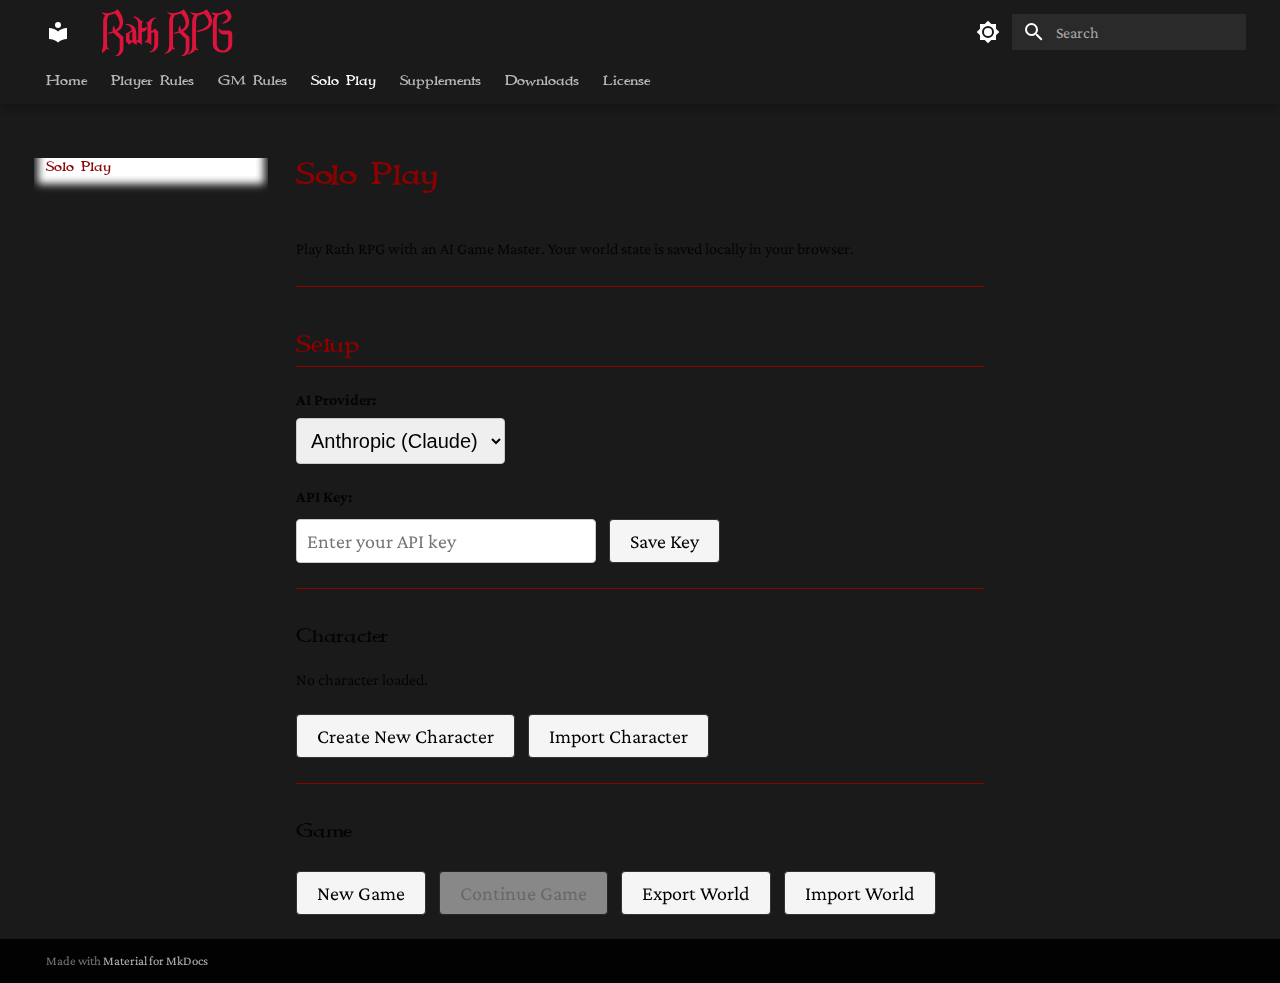
<file: solo-play/index.html>
<!doctype html>
<html lang="en" class="no-js">
  <head>
    
      <meta charset="utf-8">
      <meta name="viewport" content="width=device-width,initial-scale=1">
      
        <meta name="description" content="A tabletop RPG system based on Knave">
      
      
      
        <link rel="canonical" href="https://rathrpg.github.io/rath-rpg/solo-play/">
      
      
        <link rel="prev" href="../GM%20Handbook/">
      
      
        <link rel="next" href="../Homebrew%20Guide/">
      
      
        
      
      
      <link rel="icon" href="../assets/images/favicon.png">
      <meta name="generator" content="mkdocs-1.6.1, mkdocs-material-9.7.1">
    
    
      
        <title>Solo Play - Rath RPG</title>
      
    
    
      <link rel="stylesheet" href="../assets/stylesheets/main.484c7ddc.min.css">
      
        
        <link rel="stylesheet" href="../assets/stylesheets/palette.ab4e12ef.min.css">
      
      


    
    
      
    
    
      
        
        
        <link rel="preconnect" href="https://fonts.gstatic.com" crossorigin>
        <link rel="stylesheet" href="https://fonts.googleapis.com/css?family=Crimson+Pro:300,300i,400,400i,700,700i%7CRoboto+Mono:400,400i,700,700i&display=fallback">
        <style>:root{--md-text-font:"Crimson Pro";--md-code-font:"Roboto Mono"}</style>
      
    
    
      <link rel="stylesheet" href="../stylesheets/extra.css">
    
      <link rel="stylesheet" href="../stylesheets/solo-play.css">
    
    <script>__md_scope=new URL("..",location),__md_hash=e=>[...e].reduce(((e,_)=>(e<<5)-e+_.charCodeAt(0)),0),__md_get=(e,_=localStorage,t=__md_scope)=>JSON.parse(_.getItem(t.pathname+"."+e)),__md_set=(e,_,t=localStorage,a=__md_scope)=>{try{t.setItem(a.pathname+"."+e,JSON.stringify(_))}catch(e){}}</script>
    
      

    
    
  </head>
  
  
    
    
      
    
    
    
    
    <body dir="ltr" data-md-color-scheme="default" data-md-color-primary="deep-orange" data-md-color-accent="orange">
  
    
    <input class="md-toggle" data-md-toggle="drawer" type="checkbox" id="__drawer" autocomplete="off">
    <input class="md-toggle" data-md-toggle="search" type="checkbox" id="__search" autocomplete="off">
    <label class="md-overlay" for="__drawer"></label>
    <div data-md-component="skip">
      
        
        <a href="#solo-play" class="md-skip">
          Skip to content
        </a>
      
    </div>
    <div data-md-component="announce">
      
    </div>
    
    
      

  

<header class="md-header md-header--shadow md-header--lifted" data-md-component="header">
  <nav class="md-header__inner md-grid" aria-label="Header">
    <a href=".." title="Rath RPG" class="md-header__button md-logo" aria-label="Rath RPG" data-md-component="logo">
      
  
  <svg xmlns="http://www.w3.org/2000/svg" viewBox="0 0 24 24"><path d="M12 8a3 3 0 0 0 3-3 3 3 0 0 0-3-3 3 3 0 0 0-3 3 3 3 0 0 0 3 3m0 3.54C9.64 9.35 6.5 8 3 8v11c3.5 0 6.64 1.35 9 3.54 2.36-2.19 5.5-3.54 9-3.54V8c-3.5 0-6.64 1.35-9 3.54"/></svg>

    </a>
    <label class="md-header__button md-icon" for="__drawer">
      
      <svg xmlns="http://www.w3.org/2000/svg" viewBox="0 0 24 24"><path d="M3 6h18v2H3zm0 5h18v2H3zm0 5h18v2H3z"/></svg>
    </label>
    <div class="md-header__title" data-md-component="header-title">
      <div class="md-header__ellipsis">
        <div class="md-header__topic">
          <span class="md-ellipsis">
            Rath RPG
          </span>
        </div>
        <div class="md-header__topic" data-md-component="header-topic">
          <span class="md-ellipsis">
            
              Solo Play
            
          </span>
        </div>
      </div>
    </div>
    
      
        <form class="md-header__option" data-md-component="palette">
  
    
    
    
    <input class="md-option" data-md-color-media="" data-md-color-scheme="default" data-md-color-primary="deep-orange" data-md-color-accent="orange"  aria-label="Switch to dark mode"  type="radio" name="__palette" id="__palette_0">
    
      <label class="md-header__button md-icon" title="Switch to dark mode" for="__palette_1" hidden>
        <svg xmlns="http://www.w3.org/2000/svg" viewBox="0 0 24 24"><path d="M12 8a4 4 0 0 0-4 4 4 4 0 0 0 4 4 4 4 0 0 0 4-4 4 4 0 0 0-4-4m0 10a6 6 0 0 1-6-6 6 6 0 0 1 6-6 6 6 0 0 1 6 6 6 6 0 0 1-6 6m8-9.31V4h-4.69L12 .69 8.69 4H4v4.69L.69 12 4 15.31V20h4.69L12 23.31 15.31 20H20v-4.69L23.31 12z"/></svg>
      </label>
    
  
    
    
    
    <input class="md-option" data-md-color-media="" data-md-color-scheme="slate" data-md-color-primary="deep-orange" data-md-color-accent="orange"  aria-label="Switch to light mode"  type="radio" name="__palette" id="__palette_1">
    
      <label class="md-header__button md-icon" title="Switch to light mode" for="__palette_0" hidden>
        <svg xmlns="http://www.w3.org/2000/svg" viewBox="0 0 24 24"><path d="M12 18c-.89 0-1.74-.2-2.5-.55C11.56 16.5 13 14.42 13 12s-1.44-4.5-3.5-5.45C10.26 6.2 11.11 6 12 6a6 6 0 0 1 6 6 6 6 0 0 1-6 6m8-9.31V4h-4.69L12 .69 8.69 4H4v4.69L.69 12 4 15.31V20h4.69L12 23.31 15.31 20H20v-4.69L23.31 12z"/></svg>
      </label>
    
  
</form>
      
    
    
      <script>var palette=__md_get("__palette");if(palette&&palette.color){if("(prefers-color-scheme)"===palette.color.media){var media=matchMedia("(prefers-color-scheme: light)"),input=document.querySelector(media.matches?"[data-md-color-media='(prefers-color-scheme: light)']":"[data-md-color-media='(prefers-color-scheme: dark)']");palette.color.media=input.getAttribute("data-md-color-media"),palette.color.scheme=input.getAttribute("data-md-color-scheme"),palette.color.primary=input.getAttribute("data-md-color-primary"),palette.color.accent=input.getAttribute("data-md-color-accent")}for(var[key,value]of Object.entries(palette.color))document.body.setAttribute("data-md-color-"+key,value)}</script>
    
    
    
      
      
        <label class="md-header__button md-icon" for="__search">
          
          <svg xmlns="http://www.w3.org/2000/svg" viewBox="0 0 24 24"><path d="M9.5 3A6.5 6.5 0 0 1 16 9.5c0 1.61-.59 3.09-1.56 4.23l.27.27h.79l5 5-1.5 1.5-5-5v-.79l-.27-.27A6.52 6.52 0 0 1 9.5 16 6.5 6.5 0 0 1 3 9.5 6.5 6.5 0 0 1 9.5 3m0 2C7 5 5 7 5 9.5S7 14 9.5 14 14 12 14 9.5 12 5 9.5 5"/></svg>
        </label>
        <div class="md-search" data-md-component="search" role="dialog">
  <label class="md-search__overlay" for="__search"></label>
  <div class="md-search__inner" role="search">
    <form class="md-search__form" name="search">
      <input type="text" class="md-search__input" name="query" aria-label="Search" placeholder="Search" autocapitalize="off" autocorrect="off" autocomplete="off" spellcheck="false" data-md-component="search-query" required>
      <label class="md-search__icon md-icon" for="__search">
        
        <svg xmlns="http://www.w3.org/2000/svg" viewBox="0 0 24 24"><path d="M9.5 3A6.5 6.5 0 0 1 16 9.5c0 1.61-.59 3.09-1.56 4.23l.27.27h.79l5 5-1.5 1.5-5-5v-.79l-.27-.27A6.52 6.52 0 0 1 9.5 16 6.5 6.5 0 0 1 3 9.5 6.5 6.5 0 0 1 9.5 3m0 2C7 5 5 7 5 9.5S7 14 9.5 14 14 12 14 9.5 12 5 9.5 5"/></svg>
        
        <svg xmlns="http://www.w3.org/2000/svg" viewBox="0 0 24 24"><path d="M20 11v2H8l5.5 5.5-1.42 1.42L4.16 12l7.92-7.92L13.5 5.5 8 11z"/></svg>
      </label>
      <nav class="md-search__options" aria-label="Search">
        
        <button type="reset" class="md-search__icon md-icon" title="Clear" aria-label="Clear" tabindex="-1">
          
          <svg xmlns="http://www.w3.org/2000/svg" viewBox="0 0 24 24"><path d="M19 6.41 17.59 5 12 10.59 6.41 5 5 6.41 10.59 12 5 17.59 6.41 19 12 13.41 17.59 19 19 17.59 13.41 12z"/></svg>
        </button>
      </nav>
      
    </form>
    <div class="md-search__output">
      <div class="md-search__scrollwrap" tabindex="0" data-md-scrollfix>
        <div class="md-search-result" data-md-component="search-result">
          <div class="md-search-result__meta">
            Initializing search
          </div>
          <ol class="md-search-result__list" role="presentation"></ol>
        </div>
      </div>
    </div>
  </div>
</div>
      
    
    
  </nav>
  
    
      
<nav class="md-tabs" aria-label="Tabs" data-md-component="tabs">
  <div class="md-grid">
    <ul class="md-tabs__list">
      
        
  
  
  
  
    <li class="md-tabs__item">
      <a href=".." class="md-tabs__link">
        
  
  
    
  
  Home

      </a>
    </li>
  

      
        
  
  
  
  
    
    
      <li class="md-tabs__item">
        <a href="../Players%20Handbook/" class="md-tabs__link">
          
  
  
  Player Rules

        </a>
      </li>
    
  

      
        
  
  
  
  
    
    
      <li class="md-tabs__item">
        <a href="../GM%20Handbook/" class="md-tabs__link">
          
  
  
  GM Rules

        </a>
      </li>
    
  

      
        
  
  
  
    
  
  
    <li class="md-tabs__item md-tabs__item--active">
      <a href="./" class="md-tabs__link">
        
  
  
    
  
  Solo Play

      </a>
    </li>
  

      
        
  
  
  
  
    
    
      <li class="md-tabs__item">
        <a href="../Homebrew%20Guide/" class="md-tabs__link">
          
  
  
  Supplements

        </a>
      </li>
    
  

      
        
  
  
  
  
    <li class="md-tabs__item">
      <a href="../downloads/" class="md-tabs__link">
        
  
  
    
  
  Downloads

      </a>
    </li>
  

      
        
  
  
  
  
    <li class="md-tabs__item">
      <a href="../License%20and%20Attribution/" class="md-tabs__link">
        
  
  
    
  
  License

      </a>
    </li>
  

      
    </ul>
  </div>
</nav>
    
  
</header>
    
    <div class="md-container" data-md-component="container">
      
      
        
      
      <main class="md-main" data-md-component="main">
        <div class="md-main__inner md-grid">
          
            
              
              <div class="md-sidebar md-sidebar--primary" data-md-component="sidebar" data-md-type="navigation" >
                <div class="md-sidebar__scrollwrap">
                  <div class="md-sidebar__inner">
                    


  


<nav class="md-nav md-nav--primary md-nav--lifted" aria-label="Navigation" data-md-level="0">
  <label class="md-nav__title" for="__drawer">
    <a href=".." title="Rath RPG" class="md-nav__button md-logo" aria-label="Rath RPG" data-md-component="logo">
      
  
  <svg xmlns="http://www.w3.org/2000/svg" viewBox="0 0 24 24"><path d="M12 8a3 3 0 0 0 3-3 3 3 0 0 0-3-3 3 3 0 0 0-3 3 3 3 0 0 0 3 3m0 3.54C9.64 9.35 6.5 8 3 8v11c3.5 0 6.64 1.35 9 3.54 2.36-2.19 5.5-3.54 9-3.54V8c-3.5 0-6.64 1.35-9 3.54"/></svg>

    </a>
    Rath RPG
  </label>
  
  <ul class="md-nav__list" data-md-scrollfix>
    
      
      
  
  
  
  
    <li class="md-nav__item">
      <a href=".." class="md-nav__link">
        
  
  
  <span class="md-ellipsis">
    
  
    Home
  

    
  </span>
  
  

      </a>
    </li>
  

    
      
      
  
  
  
  
    
    
    
    
      
      
        
      
    
    
    <li class="md-nav__item md-nav__item--nested">
      
        
        
          
        
        <input class="md-nav__toggle md-toggle md-toggle--indeterminate" type="checkbox" id="__nav_2" >
        
          
          <label class="md-nav__link" for="__nav_2" id="__nav_2_label" tabindex="0">
            
  
  
  <span class="md-ellipsis">
    
  
    Player Rules
  

    
  </span>
  
  

            <span class="md-nav__icon md-icon"></span>
          </label>
        
        <nav class="md-nav" data-md-level="1" aria-labelledby="__nav_2_label" aria-expanded="false">
          <label class="md-nav__title" for="__nav_2">
            <span class="md-nav__icon md-icon"></span>
            
  
    Player Rules
  

          </label>
          <ul class="md-nav__list" data-md-scrollfix>
            
              
                
  
  
  
  
    <li class="md-nav__item">
      <a href="../Players%20Handbook/" class="md-nav__link">
        
  
  
  <span class="md-ellipsis">
    
  
    Players Handbook
  

    
  </span>
  
  

      </a>
    </li>
  

              
            
              
                
  
  
  
  
    <li class="md-nav__item">
      <a href="../Advanced%20Aptitudes/" class="md-nav__link">
        
  
  
  <span class="md-ellipsis">
    
  
    Advanced Aptitudes
  

    
  </span>
  
  

      </a>
    </li>
  

              
            
              
                
  
  
  
  
    <li class="md-nav__item">
      <a href="../Advanced%20Magic/" class="md-nav__link">
        
  
  
  <span class="md-ellipsis">
    
  
    Advanced Magic
  

    
  </span>
  
  

      </a>
    </li>
  

              
            
          </ul>
        </nav>
      
    </li>
  

    
      
      
  
  
  
  
    
    
    
    
      
      
        
      
    
    
    <li class="md-nav__item md-nav__item--nested">
      
        
        
          
        
        <input class="md-nav__toggle md-toggle md-toggle--indeterminate" type="checkbox" id="__nav_3" >
        
          
          <label class="md-nav__link" for="__nav_3" id="__nav_3_label" tabindex="0">
            
  
  
  <span class="md-ellipsis">
    
  
    GM Rules
  

    
  </span>
  
  

            <span class="md-nav__icon md-icon"></span>
          </label>
        
        <nav class="md-nav" data-md-level="1" aria-labelledby="__nav_3_label" aria-expanded="false">
          <label class="md-nav__title" for="__nav_3">
            <span class="md-nav__icon md-icon"></span>
            
  
    GM Rules
  

          </label>
          <ul class="md-nav__list" data-md-scrollfix>
            
              
                
  
  
  
  
    <li class="md-nav__item">
      <a href="../GM%20Handbook/" class="md-nav__link">
        
  
  
  <span class="md-ellipsis">
    
  
    GM Handbook
  

    
  </span>
  
  

      </a>
    </li>
  

              
            
          </ul>
        </nav>
      
    </li>
  

    
      
      
  
  
    
  
  
  
    <li class="md-nav__item md-nav__item--active">
      
      <input class="md-nav__toggle md-toggle" type="checkbox" id="__toc">
      
      
        
      
      
      <a href="./" class="md-nav__link md-nav__link--active">
        
  
  
  <span class="md-ellipsis">
    
  
    Solo Play
  

    
  </span>
  
  

      </a>
      
    </li>
  

    
      
      
  
  
  
  
    
    
    
    
      
      
        
      
    
    
    <li class="md-nav__item md-nav__item--nested">
      
        
        
          
        
        <input class="md-nav__toggle md-toggle md-toggle--indeterminate" type="checkbox" id="__nav_5" >
        
          
          <label class="md-nav__link" for="__nav_5" id="__nav_5_label" tabindex="0">
            
  
  
  <span class="md-ellipsis">
    
  
    Supplements
  

    
  </span>
  
  

            <span class="md-nav__icon md-icon"></span>
          </label>
        
        <nav class="md-nav" data-md-level="1" aria-labelledby="__nav_5_label" aria-expanded="false">
          <label class="md-nav__title" for="__nav_5">
            <span class="md-nav__icon md-icon"></span>
            
  
    Supplements
  

          </label>
          <ul class="md-nav__list" data-md-scrollfix>
            
              
                
  
  
  
  
    <li class="md-nav__item">
      <a href="../Homebrew%20Guide/" class="md-nav__link">
        
  
  
  <span class="md-ellipsis">
    
  
    Homebrew Guide
  

    
  </span>
  
  

      </a>
    </li>
  

              
            
          </ul>
        </nav>
      
    </li>
  

    
      
      
  
  
  
  
    <li class="md-nav__item">
      <a href="../downloads/" class="md-nav__link">
        
  
  
  <span class="md-ellipsis">
    
  
    Downloads
  

    
  </span>
  
  

      </a>
    </li>
  

    
      
      
  
  
  
  
    <li class="md-nav__item">
      <a href="../License%20and%20Attribution/" class="md-nav__link">
        
  
  
  <span class="md-ellipsis">
    
  
    License
  

    
  </span>
  
  

      </a>
    </li>
  

    
  </ul>
</nav>
                  </div>
                </div>
              </div>
            
            
              
              <div class="md-sidebar md-sidebar--secondary" data-md-component="sidebar" data-md-type="toc" >
                <div class="md-sidebar__scrollwrap">
                  <div class="md-sidebar__inner">
                    

<nav class="md-nav md-nav--secondary" aria-label="Table of contents">
  
  
  
    
  
  
</nav>
                  </div>
                </div>
              </div>
            
          
          
            <div class="md-content" data-md-component="content">
              
              <article class="md-content__inner md-typeset">
                
                  



<h1 id="solo-play">Solo Play<a class="headerlink" href="#solo-play" title="Permanent link">&para;</a></h1>
<p>Play Rath RPG with an AI Game Master. Your world state is saved locally in your browser.</p>
<hr />
<div id="solo-play-app">
  <div id="setup-section">
    <h2>Setup</h2>

    <div class="setup-group">
      <label for="api-provider">AI Provider:</label>
      <select id="api-provider">
        <option value="anthropic">Anthropic (Claude)</option>
        <option value="openai">OpenAI (GPT-4)</option>
      </select>
    </div>

    <div class="setup-group">
      <label for="api-key">API Key:</label>
      <input type="password" id="api-key" placeholder="Enter your API key">
      <button id="save-key-btn">Save Key</button>
    </div>

    <div id="key-status"></div>

    <hr>

    <h3>Character</h3>
    <div id="character-section">
      <div id="no-character">
        <p>No character loaded.</p>
        <button id="new-character-btn">Create New Character</button>
        <button id="import-character-btn">Import Character</button>
      </div>
      <div id="character-display" style="display:none;">
        <div id="character-info"></div>
        <button id="change-character-btn">Change Character</button>
      </div>
    </div>

    <hr>

    <h3>Game</h3>
    <div class="setup-group">
      <button id="new-game-btn">New Game</button>
      <button id="continue-game-btn" disabled>Continue Game</button>
      <button id="export-world-btn">Export World</button>
      <button id="import-world-btn">Import World</button>
    </div>
  </div>

  <div id="game-section" style="display:none;">
    <div id="game-header">
      <span id="current-location">Unknown Location</span>
      <span id="character-status">HP: --/--</span>
      <button id="back-to-setup-btn">Menu</button>
    </div>

    <div id="chat-container">
      <div id="chat-messages"></div>
    </div>

    <div id="input-container">
      <textarea id="player-input" placeholder="What do you do?" rows="2"></textarea>
      <button id="send-btn">Send</button>
    </div>

    <div id="world-panel" style="display:none;">
      <h4>World Notes</h4>
      <div id="world-notes"></div>
    </div>
  </div>
</div>

<div id="modal-overlay" style="display:none;">
  <div id="modal">
    <div id="modal-content"></div>
  </div>
</div>












                
              </article>
            </div>
          
          
  <script>var tabs=__md_get("__tabs");if(Array.isArray(tabs))e:for(var set of document.querySelectorAll(".tabbed-set")){var labels=set.querySelector(".tabbed-labels");for(var tab of tabs)for(var label of labels.getElementsByTagName("label"))if(label.innerText.trim()===tab){var input=document.getElementById(label.htmlFor);input.checked=!0;continue e}}</script>

<script>var target=document.getElementById(location.hash.slice(1));target&&target.name&&(target.checked=target.name.startsWith("__tabbed_"))</script>
        </div>
        
          <button type="button" class="md-top md-icon" data-md-component="top" hidden>
  
  <svg xmlns="http://www.w3.org/2000/svg" viewBox="0 0 24 24"><path d="M13 20h-2V8l-5.5 5.5-1.42-1.42L12 4.16l7.92 7.92-1.42 1.42L13 8z"/></svg>
  Back to top
</button>
        
      </main>
      
        <footer class="md-footer">
  
  <div class="md-footer-meta md-typeset">
    <div class="md-footer-meta__inner md-grid">
      <div class="md-copyright">
  
  
    Made with
    <a href="https://squidfunk.github.io/mkdocs-material/" target="_blank" rel="noopener">
      Material for MkDocs
    </a>
  
</div>
      
    </div>
  </div>
</footer>
      
    </div>
    <div class="md-dialog" data-md-component="dialog">
      <div class="md-dialog__inner md-typeset"></div>
    </div>
    
    
    
      
      
      <script id="__config" type="application/json">{"annotate": null, "base": "..", "features": ["navigation.tabs", "navigation.tabs.sticky", "navigation.sections", "navigation.expand", "navigation.top", "search.highlight", "content.tabs.link"], "search": "../assets/javascripts/workers/search.2c215733.min.js", "tags": null, "translations": {"clipboard.copied": "Copied to clipboard", "clipboard.copy": "Copy to clipboard", "search.result.more.one": "1 more on this page", "search.result.more.other": "# more on this page", "search.result.none": "No matching documents", "search.result.one": "1 matching document", "search.result.other": "# matching documents", "search.result.placeholder": "Type to start searching", "search.result.term.missing": "Missing", "select.version": "Select version"}, "version": null}</script>
    
    
      <script src="../assets/javascripts/bundle.79ae519e.min.js"></script>
      
        <script src="../js/solo-play.js"></script>
      
    
  </body>
</html>
</file>
<file: stylesheets/extra.css>
/* Rath RPG custom theme - red/black booklet style */

/* Custom fonts - must be before @import */
@font-face {
  font-family: 'Endor';
  src: url('../fonts/ENDOR__.ttf') format('truetype');
  font-weight: normal;
  font-style: normal;
  font-display: swap;
}

@font-face {
  font-family: 'Immortal';
  src: url('../fonts/IMMORTAL.ttf') format('truetype');
  font-weight: normal;
  font-style: normal;
  font-display: swap;
}

/* Import Crimson Pro for body text */
@import url('https://fonts.googleapis.com/css2?family=Crimson+Pro:ital,wght@0,400;0,600;0,700;1,400&display=swap');

:root {
  --md-primary-fg-color: #8B0000;
  --md-primary-fg-color--light: #A52A2A;
  --md-primary-fg-color--dark: #600000;
  --md-accent-fg-color: #8B0000;
  --md-text-font: "Crimson Pro", Georgia, serif;
}

/* Black background outside content area */
body {
  background-color: #1a1a1a;
}

/* Headings with Immortal font */
h1, h2, h3, h4, h5, h6 {
  font-family: 'Immortal', Georgia, serif !important;
}

.md-typeset h1,
.md-typeset h2,
.md-typeset h3,
.md-typeset h4,
.md-typeset h5,
.md-typeset h6 {
  font-family: 'Immortal', Georgia, serif !important;
}

.md-typeset h1 {
  color: #8B0000;
}

.md-typeset h2 {
  color: #8B0000;
  border-bottom: 1px solid #8B0000;
  padding-bottom: 4px;
}

/* Table styling */
.md-typeset table:not([class]) th {
  background-color: #1a1a1a;
  color: white;
  font-family: 'Immortal', Georgia, serif !important;
}

.md-typeset table:not([class]) tr:nth-child(even) td {
  background-color: rgba(139, 0, 0, 0.05);
}

/* Navigation tabs */
.md-tabs {
  background-color: #1a1a1a;
}

.md-tabs__link {
  font-family: 'Immortal', Georgia, serif !important;
  color: white !important;
}

.md-tabs__link:hover,
.md-tabs__link--active {
  color: #DC143C !important;
}

/* Header */
.md-header {
  background-color: #1a1a1a;
  padding-top: 8px;
}

/* Site title and icon stay red */
.md-header__title,
.md-header__topic {
  color: #DC143C !important;
}

/* Other header elements white */
.md-header__button,
.md-header__option {
  color: white !important;
}

/* Site title with Endor font */
.md-header__title {
  font-family: 'Endor', 'Immortal', Georgia, serif !important;
  font-size: 1.4rem;
}

.md-header__topic {
  font-family: 'Endor', 'Immortal', Georgia, serif !important;
}

/* Search bar in header */
.md-search__input {
  background-color: #2a2a2a;
  color: white;
}

.md-search__input::placeholder {
  color: rgba(255, 255, 255, 0.6);
}

/* Sidebar navigation */
.md-nav__link {
  font-family: 'Immortal', Georgia, serif !important;
}

/* Links */
.md-typeset a {
  color: #8B0000;
}

.md-typeset a:hover {
  color: #600000;
}

/* Blockquotes */
.md-typeset blockquote {
  border-left: 4px solid #8B0000;
}

/* Horizontal rules */
.md-typeset hr {
  border-bottom: 1px solid #8B0000;
}

/* Sidebar active/highlighted state */
.md-nav__link--active,
.md-nav__link:focus,
.md-nav__link:hover {
  color: #8B0000 !important;
}

.md-nav__item--active > .md-nav__link {
  color: #8B0000 !important;
}

/* Override accent color for all states */
[data-md-color-accent] {
  --md-accent-fg-color: #8B0000;
}

/* Search highlight */
.md-search-result__link:focus,
.md-search-result__link:hover {
  background-color: rgba(139, 0, 0, 0.1);
}
</file>
<file: stylesheets/solo-play.css>
/* Solo Play Styles */

#solo-play-app {
  max-width: 800px;
  margin: 0 auto;
}

/* Setup Section */
.setup-group {
  margin: 1rem 0;
}

.setup-group label {
  display: block;
  margin-bottom: 0.25rem;
  font-weight: bold;
}

.setup-group input,
.setup-group select {
  padding: 0.5rem;
  font-size: 1rem;
  border: 1px solid #ccc;
  border-radius: 4px;
  margin-right: 0.5rem;
}

.setup-group input[type="password"] {
  width: 300px;
}

.setup-group button,
#setup-section button {
  padding: 0.5rem 1rem;
  font-size: 1rem;
  cursor: pointer;
  border: 1px solid #333;
  border-radius: 4px;
  background: #f5f5f5;
  margin-right: 0.5rem;
  margin-top: 0.25rem;
}

.setup-group button:hover,
#setup-section button:hover {
  background: #e0e0e0;
}

.setup-group button:disabled {
  opacity: 0.5;
  cursor: not-allowed;
}

#key-status {
  margin-top: 0.5rem;
  font-style: italic;
}

#key-status.success {
  color: green;
}

#key-status.error {
  color: red;
}

/* Character Display */
#character-info {
  background: #f9f9f9;
  border: 1px solid #ddd;
  border-radius: 4px;
  padding: 1rem;
  margin-bottom: 1rem;
}

#character-info h4 {
  margin-top: 0;
}

.stat-grid {
  display: grid;
  grid-template-columns: repeat(6, 1fr);
  gap: 0.5rem;
  margin: 0.5rem 0;
}

.stat-box {
  text-align: center;
  background: #fff;
  border: 1px solid #ccc;
  border-radius: 4px;
  padding: 0.25rem;
}

.stat-box .stat-name {
  font-size: 0.75rem;
  color: #666;
}

.stat-box .stat-value {
  font-size: 1.25rem;
  font-weight: bold;
}

/* Game Section */
#game-section {
  display: flex;
  flex-direction: column;
  height: calc(100vh - 200px);
  min-height: 500px;
}

#game-header {
  display: flex;
  justify-content: space-between;
  align-items: center;
  padding: 0.5rem 1rem;
  background: #333;
  color: #fff;
  border-radius: 4px 4px 0 0;
}

#current-location {
  font-weight: bold;
}

#character-status {
  font-family: monospace;
}

#back-to-setup-btn {
  padding: 0.25rem 0.5rem;
  font-size: 0.875rem;
  background: #555;
  color: #fff;
  border: none;
  border-radius: 4px;
  cursor: pointer;
}

#back-to-setup-btn:hover {
  background: #666;
}

/* Chat Container */
#chat-container {
  flex: 1;
  overflow-y: auto;
  border: 1px solid #ccc;
  border-top: none;
  background: #fafafa;
  padding: 1rem;
}

#chat-messages {
  display: flex;
  flex-direction: column;
  gap: 1rem;
}

.message {
  padding: 0.75rem 1rem;
  border-radius: 8px;
  max-width: 90%;
}

.message.gm {
  background: #e8f4e8;
  border-left: 4px solid #4a4;
  align-self: flex-start;
}

.message.player {
  background: #e8e8f4;
  border-left: 4px solid #44a;
  align-self: flex-end;
}

.message.system {
  background: #f4f4e8;
  border-left: 4px solid #aa4;
  align-self: center;
  font-style: italic;
  max-width: 100%;
  text-align: center;
}

.message.error {
  background: #f4e8e8;
  border-left: 4px solid #a44;
}

.message-content {
  white-space: pre-wrap;
}

.message-content p {
  margin: 0.5rem 0;
}

.message-content p:first-child {
  margin-top: 0;
}

.message-content p:last-child {
  margin-bottom: 0;
}

/* Input Area */
#input-container {
  display: flex;
  gap: 0.5rem;
  padding: 0.5rem;
  background: #f0f0f0;
  border: 1px solid #ccc;
  border-top: none;
  border-radius: 0 0 4px 4px;
}

#player-input {
  flex: 1;
  padding: 0.5rem;
  font-size: 1rem;
  border: 1px solid #ccc;
  border-radius: 4px;
  resize: none;
  font-family: inherit;
}

#send-btn {
  padding: 0.5rem 1.5rem;
  font-size: 1rem;
  background: #4a4;
  color: #fff;
  border: none;
  border-radius: 4px;
  cursor: pointer;
}

#send-btn:hover {
  background: #3a3;
}

#send-btn:disabled {
  background: #999;
  cursor: not-allowed;
}

/* Loading indicator */
.loading {
  display: inline-block;
  width: 20px;
  height: 20px;
  border: 3px solid #ccc;
  border-top-color: #333;
  border-radius: 50%;
  animation: spin 1s linear infinite;
}

@keyframes spin {
  to { transform: rotate(360deg); }
}

/* Modal */
#modal-overlay {
  position: fixed;
  top: 0;
  left: 0;
  right: 0;
  bottom: 0;
  background: rgba(0,0,0,0.5);
  display: flex;
  justify-content: center;
  align-items: center;
  z-index: 1000;
}

#modal {
  background: #fff;
  border-radius: 8px;
  padding: 1.5rem;
  max-width: 600px;
  width: 90%;
  max-height: 80vh;
  overflow-y: auto;
}

#modal h3 {
  margin-top: 0;
}

#modal input,
#modal textarea {
  width: 100%;
  padding: 0.5rem;
  font-size: 1rem;
  border: 1px solid #ccc;
  border-radius: 4px;
  margin-bottom: 0.5rem;
  box-sizing: border-box;
}

#modal textarea {
  min-height: 100px;
  font-family: monospace;
}

#modal button {
  padding: 0.5rem 1rem;
  font-size: 1rem;
  cursor: pointer;
  border: 1px solid #333;
  border-radius: 4px;
  background: #f5f5f5;
  margin-right: 0.5rem;
}

#modal button.primary {
  background: #4a4;
  color: #fff;
  border-color: #4a4;
}

.form-group {
  margin-bottom: 1rem;
}

.form-group label {
  display: block;
  margin-bottom: 0.25rem;
  font-weight: bold;
}

.form-row {
  display: flex;
  gap: 1rem;
}

.form-row .form-group {
  flex: 1;
}

#modal select {
  width: 100%;
  padding: 0.5rem;
  font-size: 1rem;
  border: 1px solid #ccc;
  border-radius: 4px;
  margin-bottom: 0.5rem;
  box-sizing: border-box;
  background: #fff;
}

.form-row select {
  width: 100%;
}

/* Character creator info boxes */
.aptitude-desc-box {
  background: #f0f8ff;
  border: 1px solid #b0d0ff;
  border-radius: 4px;
  padding: 0.75rem;
  margin: 0.5rem 0 1rem 0;
  font-size: 0.9rem;
  line-height: 1.4;
  min-height: 3em;
}

.gear-contents-box {
  background: #fff8f0;
  border: 1px solid #ffd0b0;
  border-radius: 4px;
  padding: 0.5rem 0.75rem;
  margin: 0.5rem 0;
  font-size: 0.9rem;
}

.char-preview-box {
  background: #f0fff0;
  border: 2px solid #80c080;
  border-radius: 4px;
  padding: 0.75rem;
  margin: 1rem 0;
  font-size: 1rem;
  text-align: center;
}

/* Dice roll styling */
.dice-roll {
  font-family: monospace;
  background: #fff;
  border: 1px solid #999;
  border-radius: 4px;
  padding: 0.125rem 0.375rem;
  margin: 0 0.125rem;
}

.roll-result {
  font-weight: bold;
}

.roll-success {
  color: #080;
}

.roll-failure {
  color: #800;
}

.roll-crit {
  color: #c80;
}
</file>
<file: assets/stylesheets/main.484c7ddc.min.css>
@charset "UTF-8";html{-webkit-text-size-adjust:none;-moz-text-size-adjust:none;text-size-adjust:none;box-sizing:border-box}*,:after,:before{box-sizing:inherit}@media (prefers-reduced-motion){*,:after,:before{transition:none!important}}body{margin:0}a,button,input,label{-webkit-tap-highlight-color:transparent}a{color:inherit;text-decoration:none}hr{border:0;box-sizing:initial;display:block;height:.05rem;overflow:visible;padding:0}small{font-size:80%}sub,sup{line-height:1em}img{border-style:none}table{border-collapse:initial;border-spacing:0}td,th{font-weight:400;vertical-align:top}button{background:#0000;border:0;font-family:inherit;font-size:inherit;margin:0;padding:0}input{border:0;outline:none}:root{--md-primary-fg-color:#4051b5;--md-primary-fg-color--light:#5d6cc0;--md-primary-fg-color--dark:#303fa1;--md-primary-bg-color:#fff;--md-primary-bg-color--light:#ffffffb3;--md-accent-fg-color:#526cfe;--md-accent-fg-color--transparent:#526cfe1a;--md-accent-bg-color:#fff;--md-accent-bg-color--light:#ffffffb3}[data-md-color-scheme=default]{color-scheme:light}[data-md-color-scheme=default] img[src$="#gh-dark-mode-only"],[data-md-color-scheme=default] img[src$="#only-dark"]{display:none}:root,[data-md-color-scheme=default]{--md-hue:225deg;--md-default-fg-color:#000000de;--md-default-fg-color--light:#0000008a;--md-default-fg-color--lighter:#00000052;--md-default-fg-color--lightest:#00000012;--md-default-bg-color:#fff;--md-default-bg-color--light:#ffffffb3;--md-default-bg-color--lighter:#ffffff4d;--md-default-bg-color--lightest:#ffffff1f;--md-code-fg-color:#36464e;--md-code-bg-color:#f5f5f5;--md-code-bg-color--light:#f5f5f5b3;--md-code-bg-color--lighter:#f5f5f54d;--md-code-hl-color:#4287ff;--md-code-hl-color--light:#4287ff1a;--md-code-hl-number-color:#d52a2a;--md-code-hl-special-color:#db1457;--md-code-hl-function-color:#a846b9;--md-code-hl-constant-color:#6e59d9;--md-code-hl-keyword-color:#3f6ec6;--md-code-hl-string-color:#1c7d4d;--md-code-hl-name-color:var(--md-code-fg-color);--md-code-hl-operator-color:var(--md-default-fg-color--light);--md-code-hl-punctuation-color:var(--md-default-fg-color--light);--md-code-hl-comment-color:var(--md-default-fg-color--light);--md-code-hl-generic-color:var(--md-default-fg-color--light);--md-code-hl-variable-color:var(--md-default-fg-color--light);--md-typeset-color:var(--md-default-fg-color);--md-typeset-a-color:var(--md-primary-fg-color);--md-typeset-del-color:#f5503d26;--md-typeset-ins-color:#0bd57026;--md-typeset-kbd-color:#fafafa;--md-typeset-kbd-accent-color:#fff;--md-typeset-kbd-border-color:#b8b8b8;--md-typeset-mark-color:#ffff0080;--md-typeset-table-color:#0000001f;--md-typeset-table-color--light:rgba(0,0,0,.035);--md-admonition-fg-color:var(--md-default-fg-color);--md-admonition-bg-color:var(--md-default-bg-color);--md-warning-fg-color:#000000de;--md-warning-bg-color:#ff9;--md-footer-fg-color:#fff;--md-footer-fg-color--light:#ffffffb3;--md-footer-fg-color--lighter:#ffffff73;--md-footer-bg-color:#000000de;--md-footer-bg-color--dark:#00000052;--md-shadow-z1:0 0.2rem 0.5rem #0000000d,0 0 0.05rem #0000001a;--md-shadow-z2:0 0.2rem 0.5rem #0000001a,0 0 0.05rem #00000040;--md-shadow-z3:0 0.2rem 0.5rem #0003,0 0 0.05rem #00000059}.md-icon svg{fill:currentcolor;display:block;height:1.2rem;width:1.2rem}body{-webkit-font-smoothing:antialiased;-moz-osx-font-smoothing:grayscale;--md-text-font-family:var(--md-text-font,_),-apple-system,BlinkMacSystemFont,Helvetica,Arial,sans-serif;--md-code-font-family:var(--md-code-font,_),SFMono-Regular,Consolas,Menlo,monospace}aside,body,input{font-feature-settings:"kern","liga";color:var(--md-typeset-color);font-family:var(--md-text-font-family)}code,kbd,pre{font-feature-settings:"kern";font-family:var(--md-code-font-family)}:root{--md-typeset-table-sort-icon:url('data:image/svg+xml;charset=utf-8,<svg xmlns="http://www.w3.org/2000/svg" viewBox="0 0 24 24"><path d="m18 21-4-4h3V7h-3l4-4 4 4h-3v10h3M2 19v-2h10v2M2 13v-2h7v2M2 7V5h4v2z"/></svg>');--md-typeset-table-sort-icon--asc:url('data:image/svg+xml;charset=utf-8,<svg xmlns="http://www.w3.org/2000/svg" viewBox="0 0 24 24"><path d="M19 17h3l-4 4-4-4h3V3h2M2 17h10v2H2M6 5v2H2V5m0 6h7v2H2z"/></svg>');--md-typeset-table-sort-icon--desc:url('data:image/svg+xml;charset=utf-8,<svg xmlns="http://www.w3.org/2000/svg" viewBox="0 0 24 24"><path d="M19 7h3l-4-4-4 4h3v14h2M2 17h10v2H2M6 5v2H2V5m0 6h7v2H2z"/></svg>')}.md-typeset{-webkit-print-color-adjust:exact;color-adjust:exact;font-size:.8rem;line-height:1.6;overflow-wrap:break-word}@media print{.md-typeset{font-size:.68rem}}.md-typeset blockquote,.md-typeset dl,.md-typeset figure,.md-typeset ol,.md-typeset pre,.md-typeset ul{margin-bottom:1em;margin-top:1em}.md-typeset h1{color:var(--md-default-fg-color--light);font-size:2em;line-height:1.3;margin:0 0 1.25em}.md-typeset h1,.md-typeset h2{font-weight:300;letter-spacing:-.01em}.md-typeset h2{font-size:1.5625em;line-height:1.4;margin:1.6em 0 .64em}.md-typeset h3{font-size:1.25em;font-weight:400;letter-spacing:-.01em;line-height:1.5;margin:1.6em 0 .8em}.md-typeset h2+h3{margin-top:.8em}.md-typeset h4{font-weight:700;letter-spacing:-.01em;margin:1em 0}.md-typeset h5,.md-typeset h6{color:var(--md-default-fg-color--light);font-size:.8em;font-weight:700;letter-spacing:-.01em;margin:1.25em 0}.md-typeset h5{text-transform:uppercase}.md-typeset h5 code{text-transform:none}.md-typeset hr{border-bottom:.05rem solid var(--md-default-fg-color--lightest);display:flow-root;margin:1.5em 0}.md-typeset a{color:var(--md-typeset-a-color);word-break:break-word}.md-typeset a,.md-typeset a:before{transition:color 125ms}.md-typeset a:focus,.md-typeset a:hover{color:var(--md-accent-fg-color)}.md-typeset a:focus code,.md-typeset a:hover code{background-color:var(--md-accent-fg-color--transparent);color:var(--md-accent-fg-color)}.md-typeset a code{color:var(--md-typeset-a-color)}.md-typeset a.focus-visible{outline-color:var(--md-accent-fg-color);outline-offset:.2rem}.md-typeset code,.md-typeset kbd,.md-typeset pre{color:var(--md-code-fg-color);direction:ltr;font-variant-ligatures:none;transition:background-color 125ms}@media print{.md-typeset code,.md-typeset kbd,.md-typeset pre{white-space:pre-wrap}}.md-typeset code{background-color:var(--md-code-bg-color);border-radius:.1rem;-webkit-box-decoration-break:clone;box-decoration-break:clone;font-size:.85em;padding:0 .2941176471em;transition:color 125ms,background-color 125ms;word-break:break-word}.md-typeset code:not(.focus-visible){-webkit-tap-highlight-color:transparent;outline:none}.md-typeset pre{display:flow-root;line-height:1.4;position:relative}.md-typeset pre>code{-webkit-box-decoration-break:slice;box-decoration-break:slice;box-shadow:none;display:block;margin:0;outline-color:var(--md-accent-fg-color);overflow:auto;padding:.7720588235em 1.1764705882em;scrollbar-color:var(--md-default-fg-color--lighter) #0000;scrollbar-width:thin;touch-action:auto;word-break:normal}.md-typeset pre>code:hover{scrollbar-color:var(--md-accent-fg-color) #0000}.md-typeset pre>code::-webkit-scrollbar{height:.2rem;width:.2rem}.md-typeset pre>code::-webkit-scrollbar-thumb{background-color:var(--md-default-fg-color--lighter)}.md-typeset pre>code::-webkit-scrollbar-thumb:hover{background-color:var(--md-accent-fg-color)}.md-typeset kbd{background-color:var(--md-typeset-kbd-color);border-radius:.1rem;box-shadow:0 .1rem 0 .05rem var(--md-typeset-kbd-border-color),0 .1rem 0 var(--md-typeset-kbd-border-color),0 -.1rem .2rem var(--md-typeset-kbd-accent-color) inset;color:var(--md-default-fg-color);display:inline-block;font-size:.75em;padding:0 .6666666667em;vertical-align:text-top;word-break:break-word}.md-typeset mark{background-color:var(--md-typeset-mark-color);-webkit-box-decoration-break:clone;box-decoration-break:clone;color:inherit;word-break:break-word}.md-typeset abbr{cursor:help;text-decoration:none}.md-typeset [data-preview],.md-typeset abbr{border-bottom:.05rem dotted var(--md-default-fg-color--light)}.md-typeset small{opacity:.75}[dir=ltr] .md-typeset sub,[dir=ltr] .md-typeset sup{margin-left:.078125em}[dir=rtl] .md-typeset sub,[dir=rtl] .md-typeset sup{margin-right:.078125em}[dir=ltr] .md-typeset blockquote{padding-left:.6rem}[dir=rtl] .md-typeset blockquote{padding-right:.6rem}[dir=ltr] .md-typeset blockquote{border-left:.2rem solid var(--md-default-fg-color--lighter)}[dir=rtl] .md-typeset blockquote{border-right:.2rem solid var(--md-default-fg-color--lighter)}.md-typeset blockquote{color:var(--md-default-fg-color--light);margin-left:0;margin-right:0}.md-typeset ul{list-style-type:disc}.md-typeset ul[type]{list-style-type:revert-layer}[dir=ltr] .md-typeset ol,[dir=ltr] .md-typeset ul{margin-left:.625em}[dir=rtl] .md-typeset ol,[dir=rtl] .md-typeset ul{margin-right:.625em}.md-typeset ol,.md-typeset ul{padding:0}.md-typeset ol:not([hidden]),.md-typeset ul:not([hidden]){display:flow-root}.md-typeset ol ol,.md-typeset ul ol{list-style-type:lower-alpha}.md-typeset ol ol ol,.md-typeset ul ol ol{list-style-type:lower-roman}.md-typeset ol ol ol ol,.md-typeset ul ol ol ol{list-style-type:upper-alpha}.md-typeset ol ol ol ol ol,.md-typeset ul ol ol ol ol{list-style-type:upper-roman}.md-typeset ol[type],.md-typeset ul[type]{list-style-type:revert-layer}[dir=ltr] .md-typeset ol li,[dir=ltr] .md-typeset ul li{margin-left:1.25em}[dir=rtl] .md-typeset ol li,[dir=rtl] .md-typeset ul li{margin-right:1.25em}.md-typeset ol li,.md-typeset ul li{margin-bottom:.5em}.md-typeset ol li blockquote,.md-typeset ol li p,.md-typeset ul li blockquote,.md-typeset ul li p{margin:.5em 0}.md-typeset ol li:last-child,.md-typeset ul li:last-child{margin-bottom:0}[dir=ltr] .md-typeset ol li ol,[dir=ltr] .md-typeset ol li ul,[dir=ltr] .md-typeset ul li ol,[dir=ltr] .md-typeset ul li ul{margin-left:.625em}[dir=rtl] .md-typeset ol li ol,[dir=rtl] .md-typeset ol li ul,[dir=rtl] .md-typeset ul li ol,[dir=rtl] .md-typeset ul li ul{margin-right:.625em}.md-typeset ol li ol,.md-typeset ol li ul,.md-typeset ul li ol,.md-typeset ul li ul{margin-bottom:.5em;margin-top:.5em}[dir=ltr] .md-typeset dd{margin-left:1.875em}[dir=rtl] .md-typeset dd{margin-right:1.875em}.md-typeset dd{margin-bottom:1.5em;margin-top:1em}.md-typeset img,.md-typeset svg,.md-typeset video{height:auto;max-width:100%}.md-typeset img[align=left]{margin:1em 1em 1em 0}.md-typeset img[align=right]{margin:1em 0 1em 1em}.md-typeset img[align]:only-child{margin-top:0}.md-typeset figure{display:flow-root;margin:1em auto;max-width:100%;text-align:center;width:fit-content}.md-typeset figure img{display:block;margin:0 auto}.md-typeset figcaption{font-style:italic;margin:1em auto;max-width:24rem}.md-typeset iframe{max-width:100%}.md-typeset table:not([class]){background-color:var(--md-default-bg-color);border:.05rem solid var(--md-typeset-table-color);border-radius:.1rem;display:inline-block;font-size:.64rem;max-width:100%;overflow:auto;touch-action:auto}@media print{.md-typeset table:not([class]){display:table}}.md-typeset table:not([class])+*{margin-top:1.5em}.md-typeset table:not([class]) td>:first-child,.md-typeset table:not([class]) th>:first-child{margin-top:0}.md-typeset table:not([class]) td>:last-child,.md-typeset table:not([class]) th>:last-child{margin-bottom:0}.md-typeset table:not([class]) td:not([align]),.md-typeset table:not([class]) th:not([align]){text-align:left}[dir=rtl] .md-typeset table:not([class]) td:not([align]),[dir=rtl] .md-typeset table:not([class]) th:not([align]){text-align:right}.md-typeset table:not([class]) th{font-weight:700;min-width:5rem;padding:.9375em 1.25em;vertical-align:top}.md-typeset table:not([class]) td{border-top:.05rem solid var(--md-typeset-table-color);padding:.9375em 1.25em;vertical-align:top}.md-typeset table:not([class]) tbody tr{transition:background-color 125ms}.md-typeset table:not([class]) tbody tr:hover{background-color:var(--md-typeset-table-color--light);box-shadow:0 .05rem 0 var(--md-default-bg-color) inset}.md-typeset table:not([class]) a{word-break:normal}.md-typeset table th[role=columnheader]{cursor:pointer}[dir=ltr] .md-typeset table th[role=columnheader]:after{margin-left:.5em}[dir=rtl] .md-typeset table th[role=columnheader]:after{margin-right:.5em}.md-typeset table th[role=columnheader]:after{content:"";display:inline-block;height:1.2em;-webkit-mask-image:var(--md-typeset-table-sort-icon);mask-image:var(--md-typeset-table-sort-icon);-webkit-mask-repeat:no-repeat;mask-repeat:no-repeat;-webkit-mask-size:contain;mask-size:contain;transition:background-color 125ms;vertical-align:text-bottom;width:1.2em}.md-typeset table th[role=columnheader]:hover:after{background-color:var(--md-default-fg-color--lighter)}.md-typeset table th[role=columnheader][aria-sort=ascending]:after{background-color:var(--md-default-fg-color--light);-webkit-mask-image:var(--md-typeset-table-sort-icon--asc);mask-image:var(--md-typeset-table-sort-icon--asc)}.md-typeset table th[role=columnheader][aria-sort=descending]:after{background-color:var(--md-default-fg-color--light);-webkit-mask-image:var(--md-typeset-table-sort-icon--desc);mask-image:var(--md-typeset-table-sort-icon--desc)}.md-typeset__scrollwrap{margin:1em -.8rem;overflow-x:auto;touch-action:auto}.md-typeset__table{display:inline-block;margin-bottom:.5em;padding:0 .8rem}@media print{.md-typeset__table{display:block}}html .md-typeset__table table{display:table;margin:0;overflow:hidden;width:100%}@media screen and (max-width:44.984375em){.md-content__inner>pre{margin:1em -.8rem}.md-content__inner>pre code{border-radius:0}}.md-typeset .md-author{border-radius:100%;display:block;flex-shrink:0;height:1.6rem;overflow:hidden;position:relative;transition:color 125ms,transform 125ms;width:1.6rem}.md-typeset .md-author img{display:block}.md-typeset .md-author--more{background:var(--md-default-fg-color--lightest);color:var(--md-default-fg-color--lighter);font-size:.6rem;font-weight:700;line-height:1.6rem;text-align:center}.md-typeset .md-author--long{height:2.4rem;width:2.4rem}.md-typeset a.md-author{transform:scale(1)}.md-typeset a.md-author img{border-radius:100%;filter:grayscale(100%) opacity(75%);transition:filter 125ms}.md-typeset a.md-author:focus,.md-typeset a.md-author:hover{transform:scale(1.1);z-index:1}.md-typeset a.md-author:focus img,.md-typeset a.md-author:hover img{filter:grayscale(0)}.md-banner{background-color:var(--md-footer-bg-color);color:var(--md-footer-fg-color);overflow:auto}@media print{.md-banner{display:none}}.md-banner--warning{background-color:var(--md-warning-bg-color);color:var(--md-warning-fg-color)}.md-banner__inner{font-size:.7rem;margin:.6rem auto;padding:0 .8rem}[dir=ltr] .md-banner__button{float:right}[dir=rtl] .md-banner__button{float:left}.md-banner__button{color:inherit;cursor:pointer;transition:opacity .25s}.no-js .md-banner__button{display:none}.md-banner__button:hover{opacity:.7}html{font-size:125%;height:100%;overflow-x:hidden}@media screen and (min-width:100em){html{font-size:137.5%}}@media screen and (min-width:125em){html{font-size:150%}}body{background-color:var(--md-default-bg-color);display:flex;flex-direction:column;font-size:.5rem;min-height:100%;position:relative;width:100%}@media print{body{display:block}}@media screen and (max-width:59.984375em){body[data-md-scrolllock]{position:fixed}}.md-grid{margin-left:auto;margin-right:auto;max-width:61rem}.md-container{display:flex;flex-direction:column;flex-grow:1}@media print{.md-container{display:block}}.md-main{flex-grow:1}.md-main__inner{display:flex;height:100%;margin-top:1.5rem}.md-ellipsis{overflow:hidden;text-overflow:ellipsis}.md-toggle{display:none}.md-option{height:0;opacity:0;position:absolute;width:0}.md-option:checked+label:not([hidden]){display:block}.md-option.focus-visible+label{outline-color:var(--md-accent-fg-color);outline-style:auto}.md-skip{background-color:var(--md-default-fg-color);border-radius:.1rem;color:var(--md-default-bg-color);font-size:.64rem;margin:.5rem;opacity:0;outline-color:var(--md-accent-fg-color);padding:.3rem .5rem;position:fixed;transform:translateY(.4rem);z-index:-1}.md-skip:focus{opacity:1;transform:translateY(0);transition:transform .25s cubic-bezier(.4,0,.2,1),opacity 175ms 75ms;z-index:10}@page{margin:25mm}:root{--md-clipboard-icon:url('data:image/svg+xml;charset=utf-8,<svg xmlns="http://www.w3.org/2000/svg" viewBox="0 0 24 24"><path d="M19 21H8V7h11m0-2H8a2 2 0 0 0-2 2v14a2 2 0 0 0 2 2h11a2 2 0 0 0 2-2V7a2 2 0 0 0-2-2m-3-4H4a2 2 0 0 0-2 2v14h2V3h12z"/></svg>')}.md-clipboard{border-radius:.1rem;color:var(--md-default-fg-color--lightest);cursor:pointer;height:1.5em;outline-color:var(--md-accent-fg-color);outline-offset:.1rem;transition:color .25s;width:1.5em;z-index:1}@media print{.md-clipboard{display:none}}.md-clipboard:not(.focus-visible){-webkit-tap-highlight-color:transparent;outline:none}:hover>.md-clipboard{color:var(--md-default-fg-color--light)}.md-clipboard:focus,.md-clipboard:hover{color:var(--md-accent-fg-color)}.md-clipboard:after{background-color:currentcolor;content:"";display:block;height:1.125em;margin:0 auto;-webkit-mask-image:var(--md-clipboard-icon);mask-image:var(--md-clipboard-icon);-webkit-mask-position:center;mask-position:center;-webkit-mask-repeat:no-repeat;mask-repeat:no-repeat;-webkit-mask-size:contain;mask-size:contain;width:1.125em}.md-clipboard--inline{cursor:pointer}.md-clipboard--inline code{transition:color .25s,background-color .25s}.md-clipboard--inline:focus code,.md-clipboard--inline:hover code{background-color:var(--md-accent-fg-color--transparent);color:var(--md-accent-fg-color)}:root{--md-code-select-icon:url('data:image/svg+xml;charset=utf-8,<svg xmlns="http://www.w3.org/2000/svg" viewBox="0 0 24 24"><path d="M19 19h-4v2h4c1.1 0 2-.9 2-2v-4h-2m0-12h-4v2h4v4h2V5c0-1.1-.9-2-2-2M5 5h4V3H5c-1.1 0-2 .9-2 2v4h2m0 6H3v4c0 1.1.9 2 2 2h4v-2H5zm2-4h2v2H7zm4 0h2v2h-2zm4 0h2v2h-2zM7 7h2v2H7zm4 0h2v2h-2zm4 0h2v2h-2zm-8 8h2v2H7zm4 0h2v2h-2zm4 0h2v2h-2z"/></svg>');--md-code-copy-icon:url('data:image/svg+xml;charset=utf-8,<svg xmlns="http://www.w3.org/2000/svg" viewBox="0 0 24 24"><path d="M19 21H8V7h11m0-2H8a2 2 0 0 0-2 2v14a2 2 0 0 0 2 2h11a2 2 0 0 0 2-2V7a2 2 0 0 0-2-2m-3-4H4a2 2 0 0 0-2 2v14h2V3h12z"/></svg>')}.md-typeset .md-code__content{display:grid}.md-code__nav{background-color:var(--md-code-bg-color--lighter);border-radius:.1rem;display:flex;gap:.2rem;padding:.2rem;position:absolute;right:.25em;top:.25em;transition:background-color .25s;z-index:1}:hover>.md-code__nav{background-color:var(--md-code-bg-color--light)}.md-code__button{color:var(--md-default-fg-color--lightest);cursor:pointer;display:block;height:1.5em;outline-color:var(--md-accent-fg-color);outline-offset:.1rem;transition:color .25s;width:1.5em}:hover>*>.md-code__button{color:var(--md-default-fg-color--light)}.md-code__button.focus-visible,.md-code__button:hover{color:var(--md-accent-fg-color)}.md-code__button--active{color:var(--md-default-fg-color)!important}.md-code__button:after{background-color:currentcolor;content:"";display:block;height:1.125em;margin:0 auto;-webkit-mask-position:center;mask-position:center;-webkit-mask-repeat:no-repeat;mask-repeat:no-repeat;-webkit-mask-size:contain;mask-size:contain;width:1.125em}.md-code__button[data-md-type=select]:after{-webkit-mask-image:var(--md-code-select-icon);mask-image:var(--md-code-select-icon)}.md-code__button[data-md-type=copy]:after{-webkit-mask-image:var(--md-code-copy-icon);mask-image:var(--md-code-copy-icon)}@keyframes consent{0%{opacity:0;transform:translateY(100%)}to{opacity:1;transform:translateY(0)}}@keyframes overlay{0%{opacity:0}to{opacity:1}}.md-consent__overlay{animation:overlay .25s both;-webkit-backdrop-filter:blur(.1rem);backdrop-filter:blur(.1rem);background-color:#0000008a;height:100%;opacity:1;position:fixed;top:0;width:100%;z-index:5}.md-consent__inner{animation:consent .5s cubic-bezier(.1,.7,.1,1) both;background-color:var(--md-default-bg-color);border:0;border-radius:.1rem;bottom:0;box-shadow:0 0 .2rem #0000001a,0 .2rem .4rem #0003;max-height:100%;overflow:auto;padding:0;position:fixed;width:100%;z-index:5}.md-consent__form{padding:.8rem}.md-consent__settings{display:none;margin:1em 0}input:checked+.md-consent__settings{display:block}.md-consent__controls{margin-bottom:.8rem}.md-typeset .md-consent__controls .md-button{display:inline}@media screen and (max-width:44.984375em){.md-typeset .md-consent__controls .md-button{display:block;margin-top:.4rem;text-align:center;width:100%}}.md-consent label{cursor:pointer}.md-content{flex-grow:1;min-width:0}.md-content__inner{margin:0 .8rem 1.2rem;padding-top:.6rem}@media screen and (min-width:76.25em){[dir=ltr] .md-sidebar--primary:not([hidden])~.md-content>.md-content__inner{margin-left:1.2rem}[dir=ltr] .md-sidebar--secondary:not([hidden])~.md-content>.md-content__inner,[dir=rtl] .md-sidebar--primary:not([hidden])~.md-content>.md-content__inner{margin-right:1.2rem}[dir=rtl] .md-sidebar--secondary:not([hidden])~.md-content>.md-content__inner{margin-left:1.2rem}}.md-content__inner:before{content:"";display:block;height:.4rem}.md-content__inner>:last-child{margin-bottom:0}[dir=ltr] .md-content__button{float:right}[dir=rtl] .md-content__button{float:left}[dir=ltr] .md-content__button{margin-left:.4rem}[dir=rtl] .md-content__button{margin-right:.4rem}.md-content__button{margin:.4rem 0;padding:0}@media print{.md-content__button{display:none}}.md-typeset .md-content__button{color:var(--md-default-fg-color--lighter)}.md-content__button svg{display:inline;vertical-align:top}[dir=rtl] .md-content__button svg{transform:scaleX(-1)}[dir=ltr] .md-dialog{right:.8rem}[dir=rtl] .md-dialog{left:.8rem}.md-dialog{background-color:var(--md-default-fg-color);border-radius:.1rem;bottom:.8rem;box-shadow:var(--md-shadow-z3);min-width:11.1rem;opacity:0;padding:.4rem .6rem;pointer-events:none;position:fixed;transform:translateY(100%);transition:transform 0ms .4s,opacity .4s;z-index:4}@media print{.md-dialog{display:none}}.md-dialog--active{opacity:1;pointer-events:auto;transform:translateY(0);transition:transform .4s cubic-bezier(.075,.85,.175,1),opacity .4s}.md-dialog__inner{color:var(--md-default-bg-color);font-size:.7rem}.md-feedback{margin:2em 0 1em;text-align:center}.md-feedback fieldset{border:none;margin:0;padding:0}.md-feedback__title{font-weight:700;margin:1em auto}.md-feedback__inner{position:relative}.md-feedback__list{display:flex;flex-wrap:wrap;place-content:baseline center;position:relative}.md-feedback__list:hover .md-icon:not(:disabled){color:var(--md-default-fg-color--lighter)}:disabled .md-feedback__list{min-height:1.8rem}.md-feedback__icon{color:var(--md-default-fg-color--light);cursor:pointer;flex-shrink:0;margin:0 .1rem;transition:color 125ms}.md-feedback__icon:not(:disabled).md-icon:hover{color:var(--md-accent-fg-color)}.md-feedback__icon:disabled{color:var(--md-default-fg-color--lightest);pointer-events:none}.md-feedback__note{opacity:0;position:relative;transform:translateY(.4rem);transition:transform .4s cubic-bezier(.1,.7,.1,1),opacity .15s}.md-feedback__note>*{margin:0 auto;max-width:16rem}:disabled .md-feedback__note{opacity:1;transform:translateY(0)}@media print{.md-feedback{display:none}}.md-footer{background-color:var(--md-footer-bg-color);color:var(--md-footer-fg-color)}@media print{.md-footer{display:none}}.md-footer__inner{justify-content:space-between;overflow:auto;padding:.2rem}.md-footer__inner:not([hidden]){display:flex}.md-footer__link{align-items:end;display:flex;flex-grow:0.01;margin-bottom:.4rem;margin-top:1rem;max-width:100%;outline-color:var(--md-accent-fg-color);overflow:hidden;transition:opacity .25s}.md-footer__link:focus,.md-footer__link:hover{opacity:.7}[dir=rtl] .md-footer__link svg{transform:scaleX(-1)}@media screen and (max-width:44.984375em){.md-footer__link--prev{flex-shrink:0}.md-footer__link--prev .md-footer__title{display:none}}[dir=ltr] .md-footer__link--next{margin-left:auto}[dir=rtl] .md-footer__link--next{margin-right:auto}.md-footer__link--next{text-align:right}[dir=rtl] .md-footer__link--next{text-align:left}.md-footer__title{flex-grow:1;font-size:.9rem;margin-bottom:.7rem;max-width:calc(100% - 2.4rem);padding:0 1rem;white-space:nowrap}.md-footer__button{margin:.2rem;padding:.4rem}.md-footer__direction{font-size:.64rem;opacity:.7}.md-footer-meta{background-color:var(--md-footer-bg-color--dark)}.md-footer-meta__inner{display:flex;flex-wrap:wrap;justify-content:space-between;padding:.2rem}html .md-footer-meta.md-typeset a{color:var(--md-footer-fg-color--light)}html .md-footer-meta.md-typeset a:focus,html .md-footer-meta.md-typeset a:hover{color:var(--md-footer-fg-color)}.md-copyright{color:var(--md-footer-fg-color--lighter);font-size:.64rem;margin:auto .6rem;padding:.4rem 0;width:100%}@media screen and (min-width:45em){.md-copyright{width:auto}}.md-copyright__highlight{color:var(--md-footer-fg-color--light)}.md-social{display:inline-flex;gap:.2rem;margin:0 .4rem;padding:.2rem 0 .6rem}@media screen and (min-width:45em){.md-social{padding:.6rem 0}}.md-social__link{display:inline-block;height:1.6rem;text-align:center;width:1.6rem}.md-social__link:before{line-height:1.9}.md-social__link svg{fill:currentcolor;max-height:.8rem;vertical-align:-25%}.md-typeset .md-button{border:.1rem solid;border-radius:.1rem;color:var(--md-primary-fg-color);cursor:pointer;display:inline-block;font-weight:700;padding:.625em 2em;transition:color 125ms,background-color 125ms,border-color 125ms}.md-typeset .md-button--primary{background-color:var(--md-primary-fg-color);border-color:var(--md-primary-fg-color);color:var(--md-primary-bg-color)}.md-typeset .md-button:focus,.md-typeset .md-button:hover{background-color:var(--md-accent-fg-color);border-color:var(--md-accent-fg-color);color:var(--md-accent-bg-color)}[dir=ltr] .md-typeset .md-input{border-top-left-radius:.1rem}[dir=ltr] .md-typeset .md-input,[dir=rtl] .md-typeset .md-input{border-top-right-radius:.1rem}[dir=rtl] .md-typeset .md-input{border-top-left-radius:.1rem}.md-typeset .md-input{border-bottom:.1rem solid var(--md-default-fg-color--lighter);box-shadow:var(--md-shadow-z1);font-size:.8rem;height:1.8rem;padding:0 .6rem;transition:border .25s,box-shadow .25s}.md-typeset .md-input:focus,.md-typeset .md-input:hover{border-bottom-color:var(--md-accent-fg-color);box-shadow:var(--md-shadow-z2)}.md-typeset .md-input--stretch{width:100%}.md-header{background-color:var(--md-primary-fg-color);box-shadow:0 0 .2rem #0000,0 .2rem .4rem #0000;color:var(--md-primary-bg-color);display:block;left:0;position:sticky;right:0;top:0;z-index:4}@media print{.md-header{display:none}}.md-header[hidden]{transform:translateY(-100%);transition:transform .25s cubic-bezier(.8,0,.6,1),box-shadow .25s}.md-header--shadow{box-shadow:0 0 .2rem #0000001a,0 .2rem .4rem #0003;transition:transform .25s cubic-bezier(.1,.7,.1,1),box-shadow .25s}.md-header__inner{align-items:center;display:flex;padding:0 .2rem}.md-header__button{color:currentcolor;cursor:pointer;margin:.2rem;outline-color:var(--md-accent-fg-color);padding:.4rem;position:relative;transition:opacity .25s;vertical-align:middle;z-index:1}.md-header__button:hover{opacity:.7}.md-header__button:not([hidden]){display:inline-block}.md-header__button:not(.focus-visible){-webkit-tap-highlight-color:transparent;outline:none}.md-header__button.md-logo{margin:.2rem;padding:.4rem}@media screen and (max-width:76.234375em){.md-header__button.md-logo{display:none}}.md-header__button.md-logo img,.md-header__button.md-logo svg{fill:currentcolor;display:block;height:1.2rem;width:auto}@media screen and (min-width:60em){.md-header__button[for=__search]{display:none}}.no-js .md-header__button[for=__search]{display:none}[dir=rtl] .md-header__button[for=__search] svg{transform:scaleX(-1)}@media screen and (min-width:76.25em){.md-header__button[for=__drawer]{display:none}}.md-header__topic{display:flex;max-width:100%;position:absolute;transition:transform .4s cubic-bezier(.1,.7,.1,1),opacity .15s;white-space:nowrap}.md-header__topic+.md-header__topic{opacity:0;pointer-events:none;transform:translateX(1.25rem);transition:transform .4s cubic-bezier(1,.7,.1,.1),opacity .15s;z-index:-1}[dir=rtl] .md-header__topic+.md-header__topic{transform:translateX(-1.25rem)}.md-header__topic:first-child{font-weight:700}[dir=ltr] .md-header__title{margin-left:1rem;margin-right:.4rem}[dir=rtl] .md-header__title{margin-left:.4rem;margin-right:1rem}.md-header__title{flex-grow:1;font-size:.9rem;height:2.4rem;line-height:2.4rem}.md-header__title--active .md-header__topic{opacity:0;pointer-events:none;transform:translateX(-1.25rem);transition:transform .4s cubic-bezier(1,.7,.1,.1),opacity .15s;z-index:-1}[dir=rtl] .md-header__title--active .md-header__topic{transform:translateX(1.25rem)}.md-header__title--active .md-header__topic+.md-header__topic{opacity:1;pointer-events:auto;transform:translateX(0);transition:transform .4s cubic-bezier(.1,.7,.1,1),opacity .15s;z-index:0}.md-header__title>.md-header__ellipsis{height:100%;position:relative;width:100%}.md-header__option{display:flex;flex-shrink:0;max-width:100%;transition:max-width 0ms .25s,opacity .25s .25s;white-space:nowrap}[data-md-toggle=search]:checked~.md-header .md-header__option{max-width:0;opacity:0;transition:max-width 0ms,opacity 0ms}.md-header__option>input{bottom:0}.md-header__source{display:none}@media screen and (min-width:60em){[dir=ltr] .md-header__source{margin-left:1rem}[dir=rtl] .md-header__source{margin-right:1rem}.md-header__source{display:block;max-width:11.7rem;width:11.7rem}}@media screen and (min-width:76.25em){[dir=ltr] .md-header__source{margin-left:1.4rem}[dir=rtl] .md-header__source{margin-right:1.4rem}}.md-meta{color:var(--md-default-fg-color--light);font-size:.7rem;line-height:1.3}.md-meta__list{display:inline-flex;flex-wrap:wrap;list-style:none;margin:0;padding:0}.md-meta__item:not(:last-child):after{content:"·";margin-left:.2rem;margin-right:.2rem}.md-meta__link{color:var(--md-typeset-a-color)}.md-meta__link:focus,.md-meta__link:hover{color:var(--md-accent-fg-color)}.md-draft{background-color:#ff1744;border-radius:.125em;color:#fff;display:inline-block;font-weight:700;padding-left:.5714285714em;padding-right:.5714285714em}:root{--md-nav-icon--prev:url('data:image/svg+xml;charset=utf-8,<svg xmlns="http://www.w3.org/2000/svg" viewBox="0 0 24 24"><path d="M20 11v2H8l5.5 5.5-1.42 1.42L4.16 12l7.92-7.92L13.5 5.5 8 11z"/></svg>');--md-nav-icon--next:url('data:image/svg+xml;charset=utf-8,<svg xmlns="http://www.w3.org/2000/svg" viewBox="0 0 24 24"><path d="M8.59 16.58 13.17 12 8.59 7.41 10 6l6 6-6 6z"/></svg>');--md-toc-icon:url('data:image/svg+xml;charset=utf-8,<svg xmlns="http://www.w3.org/2000/svg" viewBox="0 0 24 24"><path d="M3 9h14V7H3zm0 4h14v-2H3zm0 4h14v-2H3zm16 0h2v-2h-2zm0-10v2h2V7zm0 6h2v-2h-2z"/></svg>')}.md-nav{font-size:.7rem;line-height:1.3}.md-nav__title{color:var(--md-default-fg-color--light);display:block;font-weight:700;overflow:hidden;padding:0 .6rem;text-overflow:ellipsis}.md-nav__title .md-nav__button{display:none}.md-nav__title .md-nav__button img{height:100%;width:auto}.md-nav__title .md-nav__button.md-logo img,.md-nav__title .md-nav__button.md-logo svg{fill:currentcolor;display:block;height:2.4rem;max-width:100%;object-fit:contain;width:auto}.md-nav__list{list-style:none;margin:0;padding:0}.md-nav__link{align-items:flex-start;display:flex;gap:.4rem;margin-top:.625em;scroll-snap-align:start;transition:color 125ms}.md-nav__link--passed,.md-nav__link--passed code{color:var(--md-default-fg-color--light)}.md-nav__item .md-nav__link--active,.md-nav__item .md-nav__link--active code{color:var(--md-typeset-a-color)}.md-nav__link .md-ellipsis{position:relative}.md-nav__link .md-ellipsis code{word-break:normal}[dir=ltr] .md-nav__link .md-icon:last-child{margin-left:auto}[dir=rtl] .md-nav__link .md-icon:last-child{margin-right:auto}.md-nav__link .md-typeset{font-size:.7rem;line-height:1.3}.md-nav__link svg{fill:currentcolor;flex-shrink:0;height:1.3em;position:relative}.md-nav__link[for]:focus,.md-nav__link[for]:hover,.md-nav__link[href]:focus,.md-nav__link[href]:hover{color:var(--md-accent-fg-color);cursor:pointer}.md-nav__link[for]:focus code,.md-nav__link[for]:hover code,.md-nav__link[href]:focus code,.md-nav__link[href]:hover code{background-color:var(--md-accent-fg-color--transparent);color:var(--md-accent-fg-color)}.md-nav__link.focus-visible{outline-color:var(--md-accent-fg-color);outline-offset:.2rem}.md-nav--primary .md-nav__link[for=__toc]{display:none}.md-nav--primary .md-nav__link[for=__toc] .md-icon:after{background-color:currentcolor;display:block;height:100%;-webkit-mask-image:var(--md-toc-icon);mask-image:var(--md-toc-icon);width:100%}.md-nav--primary .md-nav__link[for=__toc]~.md-nav{display:none}.md-nav__container>.md-nav__link{margin-top:0}.md-nav__container>.md-nav__link:first-child{flex-grow:1;min-width:0}.md-nav__icon{flex-shrink:0}.md-nav__source{display:none}@media screen and (max-width:76.234375em){.md-nav--primary,.md-nav--primary .md-nav{background-color:var(--md-default-bg-color);display:flex;flex-direction:column;height:100%;left:0;position:absolute;right:0;top:0;z-index:1}.md-nav--primary .md-nav__item,.md-nav--primary .md-nav__title{font-size:.8rem;line-height:1.5}.md-nav--primary .md-nav__title{background-color:var(--md-default-fg-color--lightest);color:var(--md-default-fg-color--light);cursor:pointer;height:5.6rem;line-height:2.4rem;padding:3rem .8rem .2rem;position:relative;white-space:nowrap}[dir=ltr] .md-nav--primary .md-nav__title .md-nav__icon{left:.4rem}[dir=rtl] .md-nav--primary .md-nav__title .md-nav__icon{right:.4rem}.md-nav--primary .md-nav__title .md-nav__icon{display:block;height:1.2rem;margin:.2rem;position:absolute;top:.4rem;width:1.2rem}.md-nav--primary .md-nav__title .md-nav__icon:after{background-color:currentcolor;content:"";display:block;height:100%;-webkit-mask-image:var(--md-nav-icon--prev);mask-image:var(--md-nav-icon--prev);-webkit-mask-position:center;mask-position:center;-webkit-mask-repeat:no-repeat;mask-repeat:no-repeat;-webkit-mask-size:contain;mask-size:contain;width:100%}.md-nav--primary .md-nav__title~.md-nav__list{background-color:var(--md-default-bg-color);box-shadow:0 .05rem 0 var(--md-default-fg-color--lightest) inset;overflow-y:auto;scroll-snap-type:y mandatory;touch-action:pan-y}.md-nav--primary .md-nav__title~.md-nav__list>:first-child{border-top:0}.md-nav--primary .md-nav__title[for=__drawer]{background-color:var(--md-primary-fg-color);color:var(--md-primary-bg-color);font-weight:700}.md-nav--primary .md-nav__title .md-logo{display:block;left:.2rem;margin:.2rem;padding:.4rem;position:absolute;right:.2rem;top:.2rem}.md-nav--primary .md-nav__list{flex:1}.md-nav--primary .md-nav__item{border-top:.05rem solid var(--md-default-fg-color--lightest)}.md-nav--primary .md-nav__item--active>.md-nav__link{color:var(--md-typeset-a-color)}.md-nav--primary .md-nav__item--active>.md-nav__link:focus,.md-nav--primary .md-nav__item--active>.md-nav__link:hover{color:var(--md-accent-fg-color)}.md-nav--primary .md-nav__link{margin-top:0;padding:.6rem .8rem}.md-nav--primary .md-nav__link svg{margin-top:.1em}.md-nav--primary .md-nav__link>.md-nav__link{padding:0}[dir=ltr] .md-nav--primary .md-nav__link .md-nav__icon{margin-right:-.2rem}[dir=rtl] .md-nav--primary .md-nav__link .md-nav__icon{margin-left:-.2rem}.md-nav--primary .md-nav__link .md-nav__icon{font-size:1.2rem;height:1.2rem;width:1.2rem}.md-nav--primary .md-nav__link .md-nav__icon:after{background-color:currentcolor;content:"";display:block;height:100%;-webkit-mask-image:var(--md-nav-icon--next);mask-image:var(--md-nav-icon--next);-webkit-mask-position:center;mask-position:center;-webkit-mask-repeat:no-repeat;mask-repeat:no-repeat;-webkit-mask-size:contain;mask-size:contain;width:100%}[dir=rtl] .md-nav--primary .md-nav__icon:after{transform:scale(-1)}.md-nav--primary .md-nav--secondary .md-nav{background-color:initial;position:static}[dir=ltr] .md-nav--primary .md-nav--secondary .md-nav .md-nav__link{padding-left:1.4rem}[dir=rtl] .md-nav--primary .md-nav--secondary .md-nav .md-nav__link{padding-right:1.4rem}[dir=ltr] .md-nav--primary .md-nav--secondary .md-nav .md-nav .md-nav__link{padding-left:2rem}[dir=rtl] .md-nav--primary .md-nav--secondary .md-nav .md-nav .md-nav__link{padding-right:2rem}[dir=ltr] .md-nav--primary .md-nav--secondary .md-nav .md-nav .md-nav .md-nav__link{padding-left:2.6rem}[dir=rtl] .md-nav--primary .md-nav--secondary .md-nav .md-nav .md-nav .md-nav__link{padding-right:2.6rem}[dir=ltr] .md-nav--primary .md-nav--secondary .md-nav .md-nav .md-nav .md-nav .md-nav__link{padding-left:3.2rem}[dir=rtl] .md-nav--primary .md-nav--secondary .md-nav .md-nav .md-nav .md-nav .md-nav__link{padding-right:3.2rem}.md-nav--secondary{background-color:initial}.md-nav__toggle~.md-nav{display:flex;opacity:0;transform:translateX(100%);transition:transform .25s cubic-bezier(.8,0,.6,1),opacity 125ms 50ms}[dir=rtl] .md-nav__toggle~.md-nav{transform:translateX(-100%)}.md-nav__toggle:checked~.md-nav{opacity:1;transform:translateX(0);transition:transform .25s cubic-bezier(.4,0,.2,1),opacity 125ms 125ms}.md-nav__toggle:checked~.md-nav>.md-nav__list{backface-visibility:hidden}}@media screen and (max-width:59.984375em){.md-nav--primary .md-nav__link[for=__toc]{display:flex}.md-nav--primary .md-nav__link[for=__toc] .md-icon:after{content:""}.md-nav--primary .md-nav__link[for=__toc]+.md-nav__link{display:none}.md-nav--primary .md-nav__link[for=__toc]~.md-nav{display:flex}.md-nav__source{background-color:var(--md-primary-fg-color--dark);color:var(--md-primary-bg-color);display:block;padding:0 .2rem}}@media screen and (min-width:60em) and (max-width:76.234375em){.md-nav--integrated .md-nav__link[for=__toc]{display:flex}.md-nav--integrated .md-nav__link[for=__toc] .md-icon:after{content:""}.md-nav--integrated .md-nav__link[for=__toc]+.md-nav__link{display:none}.md-nav--integrated .md-nav__link[for=__toc]~.md-nav{display:flex}}@media screen and (min-width:60em){.md-nav{margin-bottom:-.4rem}.md-nav--secondary .md-nav__title{background:var(--md-default-bg-color);box-shadow:0 0 .4rem .4rem var(--md-default-bg-color);position:sticky;top:0;z-index:1}.md-nav--secondary .md-nav__title[for=__toc]{scroll-snap-align:start}.md-nav--secondary .md-nav__title .md-nav__icon{display:none}[dir=ltr] .md-nav--secondary .md-nav__list{padding-left:.6rem}[dir=rtl] .md-nav--secondary .md-nav__list{padding-right:.6rem}.md-nav--secondary .md-nav__list{padding-bottom:.4rem}[dir=ltr] .md-nav--secondary .md-nav__item>.md-nav__link{margin-right:.4rem}[dir=rtl] .md-nav--secondary .md-nav__item>.md-nav__link{margin-left:.4rem}}@media screen and (min-width:76.25em){.md-nav{margin-bottom:-.4rem;transition:max-height .25s cubic-bezier(.86,0,.07,1)}.md-nav--primary .md-nav__title{background:var(--md-default-bg-color);box-shadow:0 0 .4rem .4rem var(--md-default-bg-color);position:sticky;top:0;z-index:1}.md-nav--primary .md-nav__title[for=__drawer]{scroll-snap-align:start}.md-nav--primary .md-nav__title .md-nav__icon{display:none}[dir=ltr] .md-nav--primary .md-nav__list{padding-left:.6rem}[dir=rtl] .md-nav--primary .md-nav__list{padding-right:.6rem}.md-nav--primary .md-nav__list{padding-bottom:.4rem}[dir=ltr] .md-nav--primary .md-nav__item>.md-nav__link{margin-right:.4rem}[dir=rtl] .md-nav--primary .md-nav__item>.md-nav__link{margin-left:.4rem}.md-nav__toggle~.md-nav{display:grid;grid-template-rows:minmax(.4rem,0fr);opacity:0;transition:grid-template-rows .25s cubic-bezier(.86,0,.07,1),opacity .25s,visibility 0ms .25s;visibility:collapse}.md-nav__toggle~.md-nav>.md-nav__list{overflow:hidden}.md-nav__toggle.md-toggle--indeterminate~.md-nav,.md-nav__toggle:checked~.md-nav{grid-template-rows:minmax(.4rem,1fr);opacity:1;transition:grid-template-rows .25s cubic-bezier(.86,0,.07,1),opacity .15s .1s,visibility 0ms;visibility:visible}.md-nav__toggle.md-toggle--indeterminate~.md-nav{transition:none}.md-nav__item--nested>.md-nav>.md-nav__title{display:none}.md-nav__item--section{display:block;margin:1.25em 0}.md-nav__item--section:last-child{margin-bottom:0}.md-nav__item--section>.md-nav__link{font-weight:700}.md-nav__item--section>.md-nav__link[for]{color:var(--md-default-fg-color--light)}.md-nav__item--section>.md-nav__link:not(.md-nav__container){pointer-events:none}.md-nav__item--section>.md-nav__link .md-icon,.md-nav__item--section>.md-nav__link>[for]{display:none}[dir=ltr] .md-nav__item--section>.md-nav{margin-left:-.6rem}[dir=rtl] .md-nav__item--section>.md-nav{margin-right:-.6rem}.md-nav__item--section>.md-nav{display:block;opacity:1;visibility:visible}.md-nav__item--section>.md-nav>.md-nav__list>.md-nav__item{padding:0}.md-nav__icon{border-radius:100%;height:.9rem;transition:background-color .25s;width:.9rem}.md-nav__icon:hover{background-color:var(--md-accent-fg-color--transparent)}.md-nav__icon:after{background-color:currentcolor;border-radius:100%;content:"";display:inline-block;height:100%;-webkit-mask-image:var(--md-nav-icon--next);mask-image:var(--md-nav-icon--next);-webkit-mask-position:center;mask-position:center;-webkit-mask-repeat:no-repeat;mask-repeat:no-repeat;-webkit-mask-size:contain;mask-size:contain;transition:transform .25s;vertical-align:-.1rem;width:100%}[dir=rtl] .md-nav__icon:after{transform:rotate(180deg)}.md-nav__item--nested .md-nav__toggle:checked~.md-nav__link .md-nav__icon:after,.md-nav__item--nested .md-toggle--indeterminate~.md-nav__link .md-nav__icon:after{transform:rotate(90deg)}.md-nav--lifted>.md-nav__list>.md-nav__item,.md-nav--lifted>.md-nav__title{display:none}.md-nav--lifted>.md-nav__list>.md-nav__item--active{display:block}.md-nav--lifted>.md-nav__list>.md-nav__item--active>.md-nav__link{background:var(--md-default-bg-color);box-shadow:0 0 .4rem .4rem var(--md-default-bg-color);margin-top:0;position:sticky;top:0;z-index:1}.md-nav--lifted>.md-nav__list>.md-nav__item--active>.md-nav__link:not(.md-nav__container){pointer-events:none}.md-nav--lifted>.md-nav__list>.md-nav__item--active.md-nav__item--section{margin:0}[dir=ltr] .md-nav--lifted>.md-nav__list>.md-nav__item>.md-nav:not(.md-nav--secondary){margin-left:-.6rem}[dir=rtl] .md-nav--lifted>.md-nav__list>.md-nav__item>.md-nav:not(.md-nav--secondary){margin-right:-.6rem}.md-nav--lifted>.md-nav__list>.md-nav__item>[for]{color:var(--md-default-fg-color--light)}.md-nav--lifted .md-nav[data-md-level="1"]{grid-template-rows:minmax(.4rem,1fr);opacity:1;visibility:visible}[dir=ltr] .md-nav--integrated>.md-nav__list>.md-nav__item--active .md-nav--secondary{border-left:.05rem solid var(--md-primary-fg-color)}[dir=rtl] .md-nav--integrated>.md-nav__list>.md-nav__item--active .md-nav--secondary{border-right:.05rem solid var(--md-primary-fg-color)}.md-nav--integrated>.md-nav__list>.md-nav__item--active .md-nav--secondary{display:block;margin-bottom:1.25em;opacity:1;visibility:visible}.md-nav--integrated>.md-nav__list>.md-nav__item--active .md-nav--secondary>.md-nav__list{overflow:visible;padding-bottom:0}.md-nav--integrated>.md-nav__list>.md-nav__item--active .md-nav--secondary>.md-nav__title{display:none}}.md-pagination{font-size:.8rem;font-weight:700;gap:.4rem}.md-pagination,.md-pagination>*{align-items:center;display:flex;justify-content:center}.md-pagination>*{border-radius:.2rem;height:1.8rem;min-width:1.8rem;text-align:center}.md-pagination__current{background-color:var(--md-default-fg-color--lightest);color:var(--md-default-fg-color--light)}.md-pagination__link{transition:color 125ms,background-color 125ms}.md-pagination__link:focus,.md-pagination__link:hover{background-color:var(--md-accent-fg-color--transparent);color:var(--md-accent-fg-color)}.md-pagination__link:focus svg,.md-pagination__link:hover svg{color:var(--md-accent-fg-color)}.md-pagination__link.focus-visible{outline-color:var(--md-accent-fg-color);outline-offset:.2rem}.md-pagination__link svg{fill:currentcolor;color:var(--md-default-fg-color--lighter);display:block;max-height:100%;width:1.2rem}:root{--md-path-icon:url('data:image/svg+xml;charset=utf-8,<svg xmlns="http://www.w3.org/2000/svg" viewBox="0 0 24 24"><path d="M8.59 16.58 13.17 12 8.59 7.41 10 6l6 6-6 6z"/></svg>')}.md-path{font-size:.7rem;margin:0 .8rem;overflow:auto;padding-top:1.2rem}.md-path:not([hidden]){display:block}@media screen and (min-width:76.25em){.md-path{margin:0 1.2rem}}.md-path__list{align-items:center;display:flex;gap:.2rem;list-style:none;margin:0;padding:0}.md-path__item:not(:first-child){display:inline-flex;gap:.2rem;white-space:nowrap}.md-path__item:not(:first-child):before{background-color:var(--md-default-fg-color--lighter);content:"";display:inline;height:.8rem;-webkit-mask-image:var(--md-path-icon);mask-image:var(--md-path-icon);width:.8rem}.md-path__link{align-items:center;color:var(--md-default-fg-color--light);display:flex}.md-path__link:focus,.md-path__link:hover{color:var(--md-accent-fg-color)}:root{--md-post-pin-icon:url('data:image/svg+xml;charset=utf-8,<svg xmlns="http://www.w3.org/2000/svg" viewBox="0 0 24 24"><path d="M16 12V4h1V2H7v2h1v8l-2 2v2h5.2v6h1.6v-6H18v-2z"/></svg>')}.md-post__back{border-bottom:.05rem solid var(--md-default-fg-color--lightest);margin-bottom:1.2rem;padding-bottom:1.2rem}@media screen and (max-width:76.234375em){.md-post__back{display:none}}[dir=rtl] .md-post__back svg{transform:scaleX(-1)}.md-post__authors{display:flex;flex-direction:column;gap:.6rem;margin:0 .6rem 1.2rem}.md-post .md-post__meta a{transition:color 125ms}.md-post .md-post__meta a:focus,.md-post .md-post__meta a:hover{color:var(--md-accent-fg-color)}.md-post__title{color:var(--md-default-fg-color--light);font-weight:700}.md-post--excerpt{margin-bottom:3.2rem}.md-post--excerpt .md-post__header{align-items:center;display:flex;gap:.6rem;min-height:1.6rem}.md-post--excerpt .md-post__authors{align-items:center;display:inline-flex;flex-direction:row;gap:.2rem;margin:0;min-height:2.4rem}[dir=ltr] .md-post--excerpt .md-post__meta .md-meta__list{margin-right:.4rem}[dir=rtl] .md-post--excerpt .md-post__meta .md-meta__list{margin-left:.4rem}.md-post--excerpt .md-post__content>:first-child{--md-scroll-margin:6rem;margin-top:0}.md-post>.md-nav--secondary{margin:1em 0}.md-pin{background:var(--md-default-fg-color--lightest);border-radius:1rem;margin-top:-.05rem;padding:.2rem}.md-pin:after{background-color:currentcolor;content:"";display:block;height:.6rem;margin:0 auto;-webkit-mask-image:var(--md-post-pin-icon);mask-image:var(--md-post-pin-icon);-webkit-mask-position:center;mask-position:center;-webkit-mask-repeat:no-repeat;mask-repeat:no-repeat;-webkit-mask-size:contain;mask-size:contain;width:.6rem}.md-profile{align-items:center;display:flex;font-size:.7rem;gap:.6rem;line-height:1.4;width:100%}.md-profile__description{flex-grow:1}.md-content--post{display:flex}@media screen and (max-width:76.234375em){.md-content--post{flex-flow:column-reverse}}.md-content--post>.md-content__inner{flex-grow:1;min-width:0}@media screen and (min-width:76.25em){[dir=ltr] .md-content--post>.md-content__inner{margin-left:1.2rem}[dir=rtl] .md-content--post>.md-content__inner{margin-right:1.2rem}}@media screen and (max-width:76.234375em){.md-sidebar.md-sidebar--post{padding:0;position:static;width:100%}.md-sidebar.md-sidebar--post .md-sidebar__scrollwrap{overflow:visible}.md-sidebar.md-sidebar--post .md-sidebar__inner{padding:0}.md-sidebar.md-sidebar--post .md-post__meta{margin-left:.6rem;margin-right:.6rem}.md-sidebar.md-sidebar--post .md-nav__item{border:none;display:inline}.md-sidebar.md-sidebar--post .md-nav__list{display:inline-flex;flex-wrap:wrap;gap:.6rem;padding-bottom:.6rem;padding-top:.6rem}.md-sidebar.md-sidebar--post .md-nav__link{padding:0}.md-sidebar.md-sidebar--post .md-nav{height:auto;margin-bottom:0;position:static}}:root{--md-progress-value:0;--md-progress-delay:400ms}.md-progress{background:var(--md-primary-bg-color);height:.075rem;opacity:min(clamp(0,var(--md-progress-value),1),clamp(0,100 - var(--md-progress-value),1));position:fixed;top:0;transform:scaleX(calc(var(--md-progress-value)*1%));transform-origin:left;transition:transform .5s cubic-bezier(.19,1,.22,1),opacity .25s var(--md-progress-delay);width:100%;z-index:4}:root{--md-search-result-icon:url('data:image/svg+xml;charset=utf-8,<svg xmlns="http://www.w3.org/2000/svg" viewBox="0 0 24 24"><path d="M14 2H6a2 2 0 0 0-2 2v16a2 2 0 0 0 2 2h7c-.41-.25-.8-.56-1.14-.9-.33-.33-.61-.7-.86-1.1H6V4h7v5h5v1.18c.71.16 1.39.43 2 .82V8zm6.31 16.9c1.33-2.11.69-4.9-1.4-6.22-2.11-1.33-4.91-.68-6.22 1.4-1.34 2.11-.69 4.89 1.4 6.22 1.46.93 3.32.93 4.79.02L22 23.39 23.39 22zm-3.81.1a2.5 2.5 0 0 1-2.5-2.5 2.5 2.5 0 0 1 2.5-2.5 2.5 2.5 0 0 1 2.5 2.5 2.5 2.5 0 0 1-2.5 2.5"/></svg>')}.md-search{position:relative}@media screen and (min-width:60em){.md-search{padding:.2rem 0}}.no-js .md-search{display:none}.md-search__overlay{opacity:0;z-index:1}@media screen and (max-width:59.984375em){[dir=ltr] .md-search__overlay{left:-2.2rem}[dir=rtl] .md-search__overlay{right:-2.2rem}.md-search__overlay{background-color:var(--md-default-bg-color);border-radius:1rem;height:2rem;overflow:hidden;pointer-events:none;position:absolute;top:-1rem;transform-origin:center;transition:transform .3s .1s,opacity .2s .2s;width:2rem}[data-md-toggle=search]:checked~.md-header .md-search__overlay{opacity:1;transition:transform .4s,opacity .1s}}@media screen and (min-width:60em){[dir=ltr] .md-search__overlay{left:0}[dir=rtl] .md-search__overlay{right:0}.md-search__overlay{background-color:#0000008a;cursor:pointer;height:0;position:fixed;top:0;transition:width 0ms .25s,height 0ms .25s,opacity .25s;width:0}[data-md-toggle=search]:checked~.md-header .md-search__overlay{height:200vh;opacity:1;transition:width 0ms,height 0ms,opacity .25s;width:100%}}@media screen and (max-width:29.984375em){[data-md-toggle=search]:checked~.md-header .md-search__overlay{transform:scale(45)}}@media screen and (min-width:30em) and (max-width:44.984375em){[data-md-toggle=search]:checked~.md-header .md-search__overlay{transform:scale(60)}}@media screen and (min-width:45em) and (max-width:59.984375em){[data-md-toggle=search]:checked~.md-header .md-search__overlay{transform:scale(75)}}.md-search__inner{backface-visibility:hidden}@media screen and (max-width:59.984375em){[dir=ltr] .md-search__inner{left:0}[dir=rtl] .md-search__inner{right:0}.md-search__inner{height:0;opacity:0;overflow:hidden;position:fixed;top:0;transform:translateX(5%);transition:width 0ms .3s,height 0ms .3s,transform .15s cubic-bezier(.4,0,.2,1) .15s,opacity .15s .15s;width:0;z-index:2}[dir=rtl] .md-search__inner{transform:translateX(-5%)}[data-md-toggle=search]:checked~.md-header .md-search__inner{height:100%;opacity:1;transform:translateX(0);transition:width 0ms 0ms,height 0ms 0ms,transform .15s cubic-bezier(.1,.7,.1,1) .15s,opacity .15s .15s;width:100%}}@media screen and (min-width:60em){[dir=ltr] .md-search__inner{float:right}[dir=rtl] .md-search__inner{float:left}.md-search__inner{padding:.1rem 0;position:relative;transition:width .25s cubic-bezier(.1,.7,.1,1);width:11.7rem}}@media screen and (min-width:60em) and (max-width:76.234375em){[data-md-toggle=search]:checked~.md-header .md-search__inner{width:23.4rem}}@media screen and (min-width:76.25em){[data-md-toggle=search]:checked~.md-header .md-search__inner{width:34.4rem}}.md-search__form{background-color:var(--md-default-bg-color);box-shadow:0 0 .6rem #0000;height:2.4rem;position:relative;transition:color .25s,background-color .25s;z-index:2}@media screen and (min-width:60em){.md-search__form{background-color:#00000042;border-radius:.1rem;height:1.8rem}.md-search__form:hover{background-color:#ffffff1f}}[data-md-toggle=search]:checked~.md-header .md-search__form{background-color:var(--md-default-bg-color);border-radius:.1rem .1rem 0 0;box-shadow:0 0 .6rem #00000012;color:var(--md-default-fg-color)}[dir=ltr] .md-search__input{padding-left:3.6rem;padding-right:2.2rem}[dir=rtl] .md-search__input{padding-left:2.2rem;padding-right:3.6rem}.md-search__input{background:#0000;font-size:.9rem;height:100%;position:relative;text-overflow:ellipsis;width:100%;z-index:2}.md-search__input::placeholder{transition:color .25s}.md-search__input::placeholder,.md-search__input~.md-search__icon{color:var(--md-default-fg-color--light)}.md-search__input::-ms-clear{display:none}@media screen and (max-width:59.984375em){.md-search__input{font-size:.9rem;height:2.4rem;width:100%}}@media screen and (min-width:60em){[dir=ltr] .md-search__input{padding-left:2.2rem}[dir=rtl] .md-search__input{padding-right:2.2rem}.md-search__input{color:inherit;font-size:.8rem}.md-search__input::placeholder{color:var(--md-primary-bg-color--light)}.md-search__input+.md-search__icon{color:var(--md-primary-bg-color)}[data-md-toggle=search]:checked~.md-header .md-search__input{text-overflow:clip}[data-md-toggle=search]:checked~.md-header .md-search__input+.md-search__icon{color:var(--md-default-fg-color--light)}[data-md-toggle=search]:checked~.md-header .md-search__input::placeholder{color:#0000}}.md-search__icon{cursor:pointer;display:inline-block;height:1.2rem;transition:color .25s,opacity .25s;width:1.2rem}.md-search__icon:hover{opacity:.7}[dir=ltr] .md-search__icon[for=__search]{left:.5rem}[dir=rtl] .md-search__icon[for=__search]{right:.5rem}.md-search__icon[for=__search]{position:absolute;top:.3rem;z-index:2}[dir=rtl] .md-search__icon[for=__search] svg{transform:scaleX(-1)}@media screen and (max-width:59.984375em){[dir=ltr] .md-search__icon[for=__search]{left:.8rem}[dir=rtl] .md-search__icon[for=__search]{right:.8rem}.md-search__icon[for=__search]{top:.6rem}.md-search__icon[for=__search] svg:first-child{display:none}}@media screen and (min-width:60em){.md-search__icon[for=__search]{pointer-events:none}.md-search__icon[for=__search] svg:last-child{display:none}}[dir=ltr] .md-search__options{right:.5rem}[dir=rtl] .md-search__options{left:.5rem}.md-search__options{pointer-events:none;position:absolute;top:.3rem;z-index:2}@media screen and (max-width:59.984375em){[dir=ltr] .md-search__options{right:.8rem}[dir=rtl] .md-search__options{left:.8rem}.md-search__options{top:.6rem}}[dir=ltr] .md-search__options>.md-icon{margin-left:.2rem}[dir=rtl] .md-search__options>.md-icon{margin-right:.2rem}.md-search__options>.md-icon{color:var(--md-default-fg-color--light);opacity:0;transform:scale(.75);transition:transform .15s cubic-bezier(.1,.7,.1,1),opacity .15s}.md-search__options>.md-icon:not(.focus-visible){-webkit-tap-highlight-color:transparent;outline:none}[data-md-toggle=search]:checked~.md-header .md-search__input:valid~.md-search__options>.md-icon{opacity:1;pointer-events:auto;transform:scale(1)}[data-md-toggle=search]:checked~.md-header .md-search__input:valid~.md-search__options>.md-icon:hover{opacity:.7}[dir=ltr] .md-search__suggest{padding-left:3.6rem;padding-right:2.2rem}[dir=rtl] .md-search__suggest{padding-left:2.2rem;padding-right:3.6rem}.md-search__suggest{align-items:center;color:var(--md-default-fg-color--lighter);display:flex;font-size:.9rem;height:100%;opacity:0;position:absolute;top:0;transition:opacity 50ms;white-space:nowrap;width:100%}@media screen and (min-width:60em){[dir=ltr] .md-search__suggest{padding-left:2.2rem}[dir=rtl] .md-search__suggest{padding-right:2.2rem}.md-search__suggest{font-size:.8rem}}[data-md-toggle=search]:checked~.md-header .md-search__suggest{opacity:1;transition:opacity .3s .1s}[dir=ltr] .md-search__output{border-bottom-left-radius:.1rem}[dir=ltr] .md-search__output,[dir=rtl] .md-search__output{border-bottom-right-radius:.1rem}[dir=rtl] .md-search__output{border-bottom-left-radius:.1rem}.md-search__output{overflow:hidden;position:absolute;width:100%;z-index:1}@media screen and (max-width:59.984375em){.md-search__output{bottom:0;top:2.4rem}}@media screen and (min-width:60em){.md-search__output{opacity:0;top:1.9rem;transition:opacity .4s}[data-md-toggle=search]:checked~.md-header .md-search__output{box-shadow:var(--md-shadow-z3);opacity:1}}.md-search__scrollwrap{backface-visibility:hidden;background-color:var(--md-default-bg-color);height:100%;overflow-y:auto;touch-action:pan-y}@media (-webkit-max-device-pixel-ratio:1),(max-resolution:1dppx){.md-search__scrollwrap{transform:translateZ(0)}}@media screen and (min-width:60em) and (max-width:76.234375em){.md-search__scrollwrap{width:23.4rem}}@media screen and (min-width:76.25em){.md-search__scrollwrap{width:34.4rem}}@media screen and (min-width:60em){.md-search__scrollwrap{max-height:0;scrollbar-color:var(--md-default-fg-color--lighter) #0000;scrollbar-width:thin}[data-md-toggle=search]:checked~.md-header .md-search__scrollwrap{max-height:75vh}.md-search__scrollwrap:hover{scrollbar-color:var(--md-accent-fg-color) #0000}.md-search__scrollwrap::-webkit-scrollbar{height:.2rem;width:.2rem}.md-search__scrollwrap::-webkit-scrollbar-thumb{background-color:var(--md-default-fg-color--lighter)}.md-search__scrollwrap::-webkit-scrollbar-thumb:hover{background-color:var(--md-accent-fg-color)}}.md-search-result{color:var(--md-default-fg-color);word-break:break-word}.md-search-result__meta{background-color:var(--md-default-fg-color--lightest);color:var(--md-default-fg-color--light);font-size:.64rem;line-height:1.8rem;padding:0 .8rem;scroll-snap-align:start}@media screen and (min-width:60em){[dir=ltr] .md-search-result__meta{padding-left:2.2rem}[dir=rtl] .md-search-result__meta{padding-right:2.2rem}}.md-search-result__list{list-style:none;margin:0;padding:0;-webkit-user-select:none;user-select:none}.md-search-result__item{box-shadow:0 -.05rem var(--md-default-fg-color--lightest)}.md-search-result__item:first-child{box-shadow:none}.md-search-result__link{display:block;outline:none;scroll-snap-align:start;transition:background-color .25s}.md-search-result__link:focus,.md-search-result__link:hover{background-color:var(--md-accent-fg-color--transparent)}.md-search-result__link:last-child p:last-child{margin-bottom:.6rem}.md-search-result__more>summary{cursor:pointer;display:block;outline:none;position:sticky;scroll-snap-align:start;top:0;z-index:1}.md-search-result__more>summary::marker{display:none}.md-search-result__more>summary::-webkit-details-marker{display:none}.md-search-result__more>summary>div{color:var(--md-typeset-a-color);font-size:.64rem;padding:.75em .8rem;transition:color .25s,background-color .25s}@media screen and (min-width:60em){[dir=ltr] .md-search-result__more>summary>div{padding-left:2.2rem}[dir=rtl] .md-search-result__more>summary>div{padding-right:2.2rem}}.md-search-result__more>summary:focus>div,.md-search-result__more>summary:hover>div{background-color:var(--md-accent-fg-color--transparent);color:var(--md-accent-fg-color)}.md-search-result__more[open]>summary{background-color:var(--md-default-bg-color)}.md-search-result__article{overflow:hidden;padding:0 .8rem;position:relative}@media screen and (min-width:60em){[dir=ltr] .md-search-result__article{padding-left:2.2rem}[dir=rtl] .md-search-result__article{padding-right:2.2rem}}[dir=ltr] .md-search-result__icon{left:0}[dir=rtl] .md-search-result__icon{right:0}.md-search-result__icon{color:var(--md-default-fg-color--light);height:1.2rem;margin:.5rem;position:absolute;width:1.2rem}@media screen and (max-width:59.984375em){.md-search-result__icon{display:none}}.md-search-result__icon:after{background-color:currentcolor;content:"";display:inline-block;height:100%;-webkit-mask-image:var(--md-search-result-icon);mask-image:var(--md-search-result-icon);-webkit-mask-position:center;mask-position:center;-webkit-mask-repeat:no-repeat;mask-repeat:no-repeat;-webkit-mask-size:contain;mask-size:contain;width:100%}[dir=rtl] .md-search-result__icon:after{transform:scaleX(-1)}.md-search-result .md-typeset{color:var(--md-default-fg-color--light);font-size:.64rem;line-height:1.6}.md-search-result .md-typeset h1{color:var(--md-default-fg-color);font-size:.8rem;font-weight:400;line-height:1.4;margin:.55rem 0}.md-search-result .md-typeset h1 mark{text-decoration:none}.md-search-result .md-typeset h2{color:var(--md-default-fg-color);font-size:.64rem;font-weight:700;line-height:1.6;margin:.5em 0}.md-search-result .md-typeset h2 mark{text-decoration:none}.md-search-result__terms{color:var(--md-default-fg-color);display:block;font-size:.64rem;font-style:italic;margin:.5em 0}.md-search-result mark{background-color:initial;color:var(--md-accent-fg-color);text-decoration:underline}.md-select{position:relative;z-index:1}.md-select__inner{background-color:var(--md-default-bg-color);border-radius:.1rem;box-shadow:var(--md-shadow-z2);color:var(--md-default-fg-color);left:50%;margin-top:.2rem;max-height:0;opacity:0;position:absolute;top:calc(100% - .2rem);transform:translate3d(-50%,.3rem,0);transition:transform .25s 375ms,opacity .25s .25s,max-height 0ms .5s}.md-select:focus-within .md-select__inner,.md-select:hover .md-select__inner{max-height:10rem;opacity:1;transform:translate3d(-50%,0,0);transition:transform .25s cubic-bezier(.1,.7,.1,1),opacity .25s,max-height 0ms}.md-select__inner:after{border-bottom:.2rem solid #0000;border-bottom-color:var(--md-default-bg-color);border-left:.2rem solid #0000;border-right:.2rem solid #0000;border-top:0;content:"";height:0;left:50%;margin-left:-.2rem;margin-top:-.2rem;position:absolute;top:0;width:0}.md-select__list{border-radius:.1rem;font-size:.8rem;list-style-type:none;margin:0;max-height:inherit;overflow:auto;padding:0}.md-select__item{line-height:1.8rem}[dir=ltr] .md-select__link{padding-left:.6rem;padding-right:1.2rem}[dir=rtl] .md-select__link{padding-left:1.2rem;padding-right:.6rem}.md-select__link{cursor:pointer;display:block;outline:none;scroll-snap-align:start;transition:background-color .25s,color .25s;width:100%}.md-select__link:focus,.md-select__link:hover{color:var(--md-accent-fg-color)}.md-select__link:focus{background-color:var(--md-default-fg-color--lightest)}.md-sidebar{align-self:flex-start;flex-shrink:0;padding:1.2rem 0;position:sticky;top:2.4rem;width:12.1rem}@media print{.md-sidebar{display:none}}@media screen and (max-width:76.234375em){[dir=ltr] .md-sidebar--primary{left:-12.1rem}[dir=rtl] .md-sidebar--primary{right:-12.1rem}.md-sidebar--primary{background-color:var(--md-default-bg-color);display:block;height:100%;position:fixed;top:0;transform:translateX(0);transition:transform .25s cubic-bezier(.4,0,.2,1),box-shadow .25s;width:12.1rem;z-index:5}[data-md-toggle=drawer]:checked~.md-container .md-sidebar--primary{box-shadow:var(--md-shadow-z3);transform:translateX(12.1rem)}[dir=rtl] [data-md-toggle=drawer]:checked~.md-container .md-sidebar--primary{transform:translateX(-12.1rem)}.md-sidebar--primary .md-sidebar__scrollwrap{bottom:0;left:0;margin:0;overflow:hidden;position:absolute;right:0;scroll-snap-type:none;top:0}}@media screen and (min-width:76.25em){.md-sidebar{height:0}.no-js .md-sidebar{height:auto}.md-header--lifted~.md-container .md-sidebar{top:4.8rem}}.md-sidebar--secondary{display:none;order:2}@media screen and (min-width:60em){.md-sidebar--secondary{height:0}.no-js .md-sidebar--secondary{height:auto}.md-sidebar--secondary:not([hidden]){display:block}.md-sidebar--secondary .md-sidebar__scrollwrap{touch-action:pan-y}}.md-sidebar__scrollwrap{backface-visibility:hidden;margin:0 .2rem;overflow-y:auto;scrollbar-color:var(--md-default-fg-color--lighter) #0000}@media screen and (min-width:60em){.md-sidebar__scrollwrap{scrollbar-gutter:stable;scrollbar-width:thin}}.md-sidebar__scrollwrap::-webkit-scrollbar{height:.2rem;width:.2rem}.md-sidebar__scrollwrap:focus-within,.md-sidebar__scrollwrap:hover{scrollbar-color:var(--md-accent-fg-color) #0000}.md-sidebar__scrollwrap:focus-within::-webkit-scrollbar-thumb,.md-sidebar__scrollwrap:hover::-webkit-scrollbar-thumb{background-color:var(--md-default-fg-color--lighter)}.md-sidebar__scrollwrap:focus-within::-webkit-scrollbar-thumb:hover,.md-sidebar__scrollwrap:hover::-webkit-scrollbar-thumb:hover{background-color:var(--md-accent-fg-color)}@supports selector(::-webkit-scrollbar){.md-sidebar__scrollwrap{scrollbar-gutter:auto}[dir=ltr] .md-sidebar__inner{padding-right:calc(100% - 11.5rem)}[dir=rtl] .md-sidebar__inner{padding-left:calc(100% - 11.5rem)}}@media screen and (max-width:76.234375em){.md-overlay{background-color:#0000008a;height:0;opacity:0;position:fixed;top:0;transition:width 0ms .25s,height 0ms .25s,opacity .25s;width:0;z-index:5}[data-md-toggle=drawer]:checked~.md-overlay{height:100%;opacity:1;transition:width 0ms,height 0ms,opacity .25s;width:100%}}@keyframes facts{0%{height:0}to{height:.65rem}}@keyframes fact{0%{opacity:0;transform:translateY(100%)}50%{opacity:0}to{opacity:1;transform:translateY(0)}}:root{--md-source-forks-icon:url('data:image/svg+xml;charset=utf-8,<svg xmlns="http://www.w3.org/2000/svg" viewBox="0 0 16 16"><path d="M5 5.372v.878c0 .414.336.75.75.75h4.5a.75.75 0 0 0 .75-.75v-.878a2.25 2.25 0 1 1 1.5 0v.878a2.25 2.25 0 0 1-2.25 2.25h-1.5v2.128a2.251 2.251 0 1 1-1.5 0V8.5h-1.5A2.25 2.25 0 0 1 3.5 6.25v-.878a2.25 2.25 0 1 1 1.5 0M5 3.25a.75.75 0 1 0-1.5 0 .75.75 0 0 0 1.5 0m6.75.75a.75.75 0 1 0 0-1.5.75.75 0 0 0 0 1.5m-3 8.75a.75.75 0 1 0-1.5 0 .75.75 0 0 0 1.5 0"/></svg>');--md-source-repositories-icon:url('data:image/svg+xml;charset=utf-8,<svg xmlns="http://www.w3.org/2000/svg" viewBox="0 0 16 16"><path d="M2 2.5A2.5 2.5 0 0 1 4.5 0h8.75a.75.75 0 0 1 .75.75v12.5a.75.75 0 0 1-.75.75h-2.5a.75.75 0 0 1 0-1.5h1.75v-2h-8a1 1 0 0 0-.714 1.7.75.75 0 1 1-1.072 1.05A2.5 2.5 0 0 1 2 11.5Zm10.5-1h-8a1 1 0 0 0-1 1v6.708A2.5 2.5 0 0 1 4.5 9h8ZM5 12.25a.25.25 0 0 1 .25-.25h3.5a.25.25 0 0 1 .25.25v3.25a.25.25 0 0 1-.4.2l-1.45-1.087a.25.25 0 0 0-.3 0L5.4 15.7a.25.25 0 0 1-.4-.2Z"/></svg>');--md-source-stars-icon:url('data:image/svg+xml;charset=utf-8,<svg xmlns="http://www.w3.org/2000/svg" viewBox="0 0 16 16"><path d="M8 .25a.75.75 0 0 1 .673.418l1.882 3.815 4.21.612a.75.75 0 0 1 .416 1.279l-3.046 2.97.719 4.192a.751.751 0 0 1-1.088.791L8 12.347l-3.766 1.98a.75.75 0 0 1-1.088-.79l.72-4.194L.818 6.374a.75.75 0 0 1 .416-1.28l4.21-.611L7.327.668A.75.75 0 0 1 8 .25m0 2.445L6.615 5.5a.75.75 0 0 1-.564.41l-3.097.45 2.24 2.184a.75.75 0 0 1 .216.664l-.528 3.084 2.769-1.456a.75.75 0 0 1 .698 0l2.77 1.456-.53-3.084a.75.75 0 0 1 .216-.664l2.24-2.183-3.096-.45a.75.75 0 0 1-.564-.41z"/></svg>');--md-source-version-icon:url('data:image/svg+xml;charset=utf-8,<svg xmlns="http://www.w3.org/2000/svg" viewBox="0 0 16 16"><path d="M1 7.775V2.75C1 1.784 1.784 1 2.75 1h5.025c.464 0 .91.184 1.238.513l6.25 6.25a1.75 1.75 0 0 1 0 2.474l-5.026 5.026a1.75 1.75 0 0 1-2.474 0l-6.25-6.25A1.75 1.75 0 0 1 1 7.775m1.5 0c0 .066.026.13.073.177l6.25 6.25a.25.25 0 0 0 .354 0l5.025-5.025a.25.25 0 0 0 0-.354l-6.25-6.25a.25.25 0 0 0-.177-.073H2.75a.25.25 0 0 0-.25.25ZM6 5a1 1 0 1 1 0 2 1 1 0 0 1 0-2"/></svg>')}.md-source{backface-visibility:hidden;display:block;font-size:.65rem;line-height:1.2;outline-color:var(--md-accent-fg-color);transition:opacity .25s;white-space:nowrap}.md-source:hover{opacity:.7}.md-source__icon{display:inline-block;height:2.4rem;vertical-align:middle;width:2rem}[dir=ltr] .md-source__icon svg{margin-left:.6rem}[dir=rtl] .md-source__icon svg{margin-right:.6rem}.md-source__icon svg{margin-top:.6rem}[dir=ltr] .md-source__icon+.md-source__repository{padding-left:2rem}[dir=rtl] .md-source__icon+.md-source__repository{padding-right:2rem}[dir=ltr] .md-source__icon+.md-source__repository{margin-left:-2rem}[dir=rtl] .md-source__icon+.md-source__repository{margin-right:-2rem}[dir=ltr] .md-source__repository{margin-left:.6rem}[dir=rtl] .md-source__repository{margin-right:.6rem}.md-source__repository{display:inline-block;max-width:calc(100% - 1.2rem);overflow:hidden;text-overflow:ellipsis;vertical-align:middle}.md-source__facts{display:flex;font-size:.55rem;gap:.4rem;list-style-type:none;margin:.1rem 0 0;opacity:.75;overflow:hidden;padding:0;width:100%}.md-source__repository--active .md-source__facts{animation:facts .25s ease-in}.md-source__fact{overflow:hidden;text-overflow:ellipsis}.md-source__repository--active .md-source__fact{animation:fact .4s ease-out}[dir=ltr] .md-source__fact:before{margin-right:.1rem}[dir=rtl] .md-source__fact:before{margin-left:.1rem}.md-source__fact:before{background-color:currentcolor;content:"";display:inline-block;height:.6rem;-webkit-mask-position:center;mask-position:center;-webkit-mask-repeat:no-repeat;mask-repeat:no-repeat;-webkit-mask-size:contain;mask-size:contain;vertical-align:text-top;width:.6rem}.md-source__fact:nth-child(1n+2){flex-shrink:0}.md-source__fact--version:before{-webkit-mask-image:var(--md-source-version-icon);mask-image:var(--md-source-version-icon)}.md-source__fact--stars:before{-webkit-mask-image:var(--md-source-stars-icon);mask-image:var(--md-source-stars-icon)}.md-source__fact--forks:before{-webkit-mask-image:var(--md-source-forks-icon);mask-image:var(--md-source-forks-icon)}.md-source__fact--repositories:before{-webkit-mask-image:var(--md-source-repositories-icon);mask-image:var(--md-source-repositories-icon)}.md-source-file{margin:1em 0}[dir=ltr] .md-source-file__fact{margin-right:.6rem}[dir=rtl] .md-source-file__fact{margin-left:.6rem}.md-source-file__fact{align-items:center;color:var(--md-default-fg-color--light);display:inline-flex;font-size:.68rem;gap:.3rem}.md-source-file__fact .md-icon{flex-shrink:0;margin-bottom:.05rem}[dir=ltr] .md-source-file__fact .md-author{float:left}[dir=rtl] .md-source-file__fact .md-author{float:right}.md-source-file__fact .md-author{margin-right:.2rem}.md-source-file__fact svg{width:.9rem}:root{--md-status:url('data:image/svg+xml;charset=utf-8,<svg xmlns="http://www.w3.org/2000/svg" viewBox="0 0 24 24"><path d="M11 9h2V7h-2m1 13c-4.41 0-8-3.59-8-8s3.59-8 8-8 8 3.59 8 8-3.59 8-8 8m0-18A10 10 0 0 0 2 12a10 10 0 0 0 10 10 10 10 0 0 0 10-10A10 10 0 0 0 12 2m-1 15h2v-6h-2z"/></svg>');--md-status--new:url('data:image/svg+xml;charset=utf-8,<svg xmlns="http://www.w3.org/2000/svg" viewBox="0 0 24 24"><path d="m23 12-2.44-2.78.34-3.68-3.61-.82-1.89-3.18L12 3 8.6 1.54 6.71 4.72l-3.61.81.34 3.68L1 12l2.44 2.78-.34 3.69 3.61.82 1.89 3.18L12 21l3.4 1.46 1.89-3.18 3.61-.82-.34-3.68zm-10 5h-2v-2h2zm0-4h-2V7h2z"/></svg>');--md-status--deprecated:url('data:image/svg+xml;charset=utf-8,<svg xmlns="http://www.w3.org/2000/svg" viewBox="0 0 24 24"><path d="M9 3v1H4v2h1v13a2 2 0 0 0 2 2h10a2 2 0 0 0 2-2V6h1V4h-5V3zm0 5h2v9H9zm4 0h2v9h-2z"/></svg>');--md-status--encrypted:url('data:image/svg+xml;charset=utf-8,<svg xmlns="http://www.w3.org/2000/svg" viewBox="0 0 24 24"><path d="M12 1 3 5v6c0 5.55 3.84 10.74 9 12 5.16-1.26 9-6.45 9-12V5zm0 6c1.4 0 2.8 1.1 2.8 2.5V11c.6 0 1.2.6 1.2 1.3v3.5c0 .6-.6 1.2-1.3 1.2H9.2c-.6 0-1.2-.6-1.2-1.3v-3.5c0-.6.6-1.2 1.2-1.2V9.5C9.2 8.1 10.6 7 12 7m0 1.2c-.8 0-1.5.5-1.5 1.3V11h3V9.5c0-.8-.7-1.3-1.5-1.3"/></svg>')}.md-status:after{background-color:var(--md-default-fg-color--light);content:"";display:inline-block;height:1.125em;-webkit-mask-image:var(--md-status);mask-image:var(--md-status);-webkit-mask-position:center;mask-position:center;-webkit-mask-repeat:no-repeat;mask-repeat:no-repeat;-webkit-mask-size:contain;mask-size:contain;vertical-align:text-bottom;width:1.125em}.md-status:hover:after{background-color:currentcolor}.md-status--new:after{-webkit-mask-image:var(--md-status--new);mask-image:var(--md-status--new)}.md-status--deprecated:after{-webkit-mask-image:var(--md-status--deprecated);mask-image:var(--md-status--deprecated)}.md-status--encrypted:after{-webkit-mask-image:var(--md-status--encrypted);mask-image:var(--md-status--encrypted)}.md-tabs{background-color:var(--md-primary-fg-color);color:var(--md-primary-bg-color);display:block;line-height:1.3;overflow:auto;width:100%;z-index:3}@media print{.md-tabs{display:none}}@media screen and (max-width:76.234375em){.md-tabs{display:none}}.md-tabs[hidden]{pointer-events:none}[dir=ltr] .md-tabs__list{margin-left:.2rem}[dir=rtl] .md-tabs__list{margin-right:.2rem}.md-tabs__list{contain:content;display:flex;list-style:none;margin:0;overflow:auto;padding:0;scrollbar-width:none;white-space:nowrap}.md-tabs__list::-webkit-scrollbar{display:none}.md-tabs__item{height:2.4rem;padding-left:.6rem;padding-right:.6rem}.md-tabs__item--active .md-tabs__link{color:inherit;opacity:1}.md-tabs__link{backface-visibility:hidden;display:flex;font-size:.7rem;margin-top:.8rem;opacity:.7;outline-color:var(--md-accent-fg-color);outline-offset:.2rem;transition:transform .4s cubic-bezier(.1,.7,.1,1),opacity .25s}.md-tabs__link:focus,.md-tabs__link:hover{color:inherit;opacity:1}[dir=ltr] .md-tabs__link svg{margin-right:.4rem}[dir=rtl] .md-tabs__link svg{margin-left:.4rem}.md-tabs__link svg{fill:currentcolor;height:1.3em}.md-tabs__item:nth-child(2) .md-tabs__link{transition-delay:20ms}.md-tabs__item:nth-child(3) .md-tabs__link{transition-delay:40ms}.md-tabs__item:nth-child(4) .md-tabs__link{transition-delay:60ms}.md-tabs__item:nth-child(5) .md-tabs__link{transition-delay:80ms}.md-tabs__item:nth-child(6) .md-tabs__link{transition-delay:.1s}.md-tabs__item:nth-child(7) .md-tabs__link{transition-delay:.12s}.md-tabs__item:nth-child(8) .md-tabs__link{transition-delay:.14s}.md-tabs__item:nth-child(9) .md-tabs__link{transition-delay:.16s}.md-tabs__item:nth-child(10) .md-tabs__link{transition-delay:.18s}.md-tabs__item:nth-child(11) .md-tabs__link{transition-delay:.2s}.md-tabs__item:nth-child(12) .md-tabs__link{transition-delay:.22s}.md-tabs__item:nth-child(13) .md-tabs__link{transition-delay:.24s}.md-tabs__item:nth-child(14) .md-tabs__link{transition-delay:.26s}.md-tabs__item:nth-child(15) .md-tabs__link{transition-delay:.28s}.md-tabs__item:nth-child(16) .md-tabs__link{transition-delay:.3s}.md-tabs[hidden] .md-tabs__link{opacity:0;transform:translateY(50%);transition:transform 0ms .1s,opacity .1s}:root{--md-tag-icon:url('data:image/svg+xml;charset=utf-8,<svg xmlns="http://www.w3.org/2000/svg" viewBox="0 0 24 24"><path d="m5.41 21 .71-4h-4l.35-2h4l1.06-6h-4l.35-2h4l.71-4h2l-.71 4h6l.71-4h2l-.71 4h4l-.35 2h-4l-1.06 6h4l-.35 2h-4l-.71 4h-2l.71-4h-6l-.71 4zM9.53 9l-1.06 6h6l1.06-6z"/></svg>')}.md-typeset .md-tags:not([hidden]){display:inline-flex;flex-wrap:wrap;gap:.5em;margin-bottom:.75em;margin-top:-.125em}.md-typeset .md-tag{align-items:center;background:var(--md-default-fg-color--lightest);border-radius:2.4rem;display:inline-flex;font-size:.64rem;font-size:min(.8em,.64rem);font-weight:700;gap:.5em;letter-spacing:normal;line-height:1.6;padding:.3125em .78125em}.md-typeset .md-tag[href]{-webkit-tap-highlight-color:transparent;color:inherit;outline:none;transition:color 125ms,background-color 125ms}.md-typeset .md-tag[href]:focus,.md-typeset .md-tag[href]:hover{background-color:var(--md-accent-fg-color);color:var(--md-accent-bg-color)}[id]>.md-typeset .md-tag{vertical-align:text-top}.md-typeset .md-tag-shadow{opacity:.5}.md-typeset .md-tag-icon:before{background-color:var(--md-default-fg-color--lighter);content:"";display:inline-block;height:1.2em;-webkit-mask-image:var(--md-tag-icon);mask-image:var(--md-tag-icon);-webkit-mask-position:center;mask-position:center;-webkit-mask-repeat:no-repeat;mask-repeat:no-repeat;-webkit-mask-size:contain;mask-size:contain;transition:background-color 125ms;vertical-align:text-bottom;width:1.2em}.md-typeset .md-tag-icon[href]:focus:before,.md-typeset .md-tag-icon[href]:hover:before{background-color:var(--md-accent-bg-color)}@keyframes pulse{0%{transform:scale(.95)}75%{transform:scale(1)}to{transform:scale(.95)}}:root{--md-annotation-bg-icon:url('data:image/svg+xml;charset=utf-8,<svg xmlns="http://www.w3.org/2000/svg" viewBox="0 0 24 24"><path d="M12 2A10 10 0 0 0 2 12a10 10 0 0 0 10 10 10 10 0 0 0 10-10A10 10 0 0 0 12 2"/></svg>');--md-annotation-icon:url('data:image/svg+xml;charset=utf-8,<svg xmlns="http://www.w3.org/2000/svg" viewBox="0 0 24 24"><path d="M17 13h-4v4h-2v-4H7v-2h4V7h2v4h4m-5-9A10 10 0 0 0 2 12a10 10 0 0 0 10 10 10 10 0 0 0 10-10A10 10 0 0 0 12 2"/></svg>')}.md-tooltip{backface-visibility:hidden;background-color:var(--md-default-bg-color);border-radius:.1rem;box-shadow:var(--md-shadow-z2);color:var(--md-default-fg-color);font-family:var(--md-text-font-family);left:clamp(var(--md-tooltip-0,0rem) + .8rem,var(--md-tooltip-x),100vw + var(--md-tooltip-0,0rem) + .8rem - var(--md-tooltip-width) - 2 * .8rem);max-width:calc(100vw - 1.6rem);opacity:0;position:absolute;top:var(--md-tooltip-y);transform:translateY(-.4rem);transition:transform 0ms .25s,opacity .25s,z-index .25s;width:var(--md-tooltip-width);z-index:0}.md-tooltip--active{opacity:1;transform:translateY(0);transition:transform .25s cubic-bezier(.1,.7,.1,1),opacity .25s,z-index 0ms;z-index:2}.md-tooltip--inline{font-weight:700;-webkit-user-select:none;user-select:none;width:auto}.md-tooltip--inline:not(.md-tooltip--active){transform:translateY(.2rem) scale(.9)}.md-tooltip--inline .md-tooltip__inner{font-size:.5rem;padding:.2rem .4rem}[hidden]+.md-tooltip--inline{display:none}.focus-visible>.md-tooltip,.md-tooltip:target{outline:var(--md-accent-fg-color) auto}.md-tooltip__inner{font-size:.64rem;padding:.8rem}.md-tooltip__inner.md-typeset>:first-child{margin-top:0}.md-tooltip__inner.md-typeset>:last-child{margin-bottom:0}.md-annotation{font-style:normal;font-weight:400;outline:none;text-align:initial;vertical-align:text-bottom;white-space:normal}[dir=rtl] .md-annotation{direction:rtl}code .md-annotation{font-family:var(--md-code-font-family);font-size:inherit}.md-annotation:not([hidden]){display:inline-block;line-height:1.25}.md-annotation__index{border-radius:.01px;cursor:pointer;display:inline-block;margin-left:.4ch;margin-right:.4ch;outline:none;overflow:hidden;position:relative;-webkit-user-select:none;user-select:none;vertical-align:text-top;z-index:0}.md-annotation .md-annotation__index{transition:z-index .25s}@media screen{.md-annotation__index{width:2.2ch}[data-md-visible]>.md-annotation__index{animation:pulse 2s infinite}.md-annotation__index:before{background:var(--md-default-bg-color);-webkit-mask-image:var(--md-annotation-bg-icon);mask-image:var(--md-annotation-bg-icon)}.md-annotation__index:after,.md-annotation__index:before{content:"";height:2.2ch;-webkit-mask-position:center;mask-position:center;-webkit-mask-repeat:no-repeat;mask-repeat:no-repeat;-webkit-mask-size:contain;mask-size:contain;position:absolute;top:-.1ch;width:2.2ch;z-index:-1}.md-annotation__index:after{background-color:var(--md-default-fg-color--lighter);-webkit-mask-image:var(--md-annotation-icon);mask-image:var(--md-annotation-icon);transform:scale(1.0001);transition:background-color .25s,transform .25s}.md-tooltip--active+.md-annotation__index:after{transform:rotate(45deg)}.md-tooltip--active+.md-annotation__index:after,:hover>.md-annotation__index:after{background-color:var(--md-accent-fg-color)}}.md-tooltip--active+.md-annotation__index{animation-play-state:paused;transition-duration:0ms;z-index:2}.md-annotation__index [data-md-annotation-id]{display:inline-block}@media print{.md-annotation__index [data-md-annotation-id]{background:var(--md-default-fg-color--lighter);border-radius:2ch;color:var(--md-default-bg-color);font-weight:700;padding:0 .6ch;white-space:nowrap}.md-annotation__index [data-md-annotation-id]:after{content:attr(data-md-annotation-id)}}.md-typeset .md-annotation-list{counter-reset:annotation;list-style:none!important}.md-typeset .md-annotation-list li{position:relative}[dir=ltr] .md-typeset .md-annotation-list li:before{left:-2.125em}[dir=rtl] .md-typeset .md-annotation-list li:before{right:-2.125em}.md-typeset .md-annotation-list li:before{background:var(--md-default-fg-color--lighter);border-radius:2ch;color:var(--md-default-bg-color);content:counter(annotation);counter-increment:annotation;font-size:.8875em;font-weight:700;height:2ch;line-height:1.25;min-width:2ch;padding:0 .6ch;position:absolute;text-align:center;top:.25em}:root{--md-tooltip-width:20rem;--md-tooltip-tail:0.3rem}.md-tooltip2{backface-visibility:hidden;color:var(--md-default-fg-color);font-family:var(--md-text-font-family);opacity:0;pointer-events:none;position:absolute;top:calc(var(--md-tooltip-host-y) + var(--md-tooltip-y));transform:translateY(-.4rem);transform-origin:calc(var(--md-tooltip-host-x) + var(--md-tooltip-x)) 0;transition:transform 0ms .25s,opacity .25s,z-index .25s;width:100%;z-index:0}.md-tooltip2:before{border-left:var(--md-tooltip-tail) solid #0000;border-right:var(--md-tooltip-tail) solid #0000;content:"";display:block;left:clamp(1.5 * .8rem,var(--md-tooltip-host-x) + var(--md-tooltip-x) - var(--md-tooltip-tail),100vw - 2 * var(--md-tooltip-tail) - 1.5 * .8rem);position:absolute;z-index:1}.md-tooltip2--top:before{border-top:var(--md-tooltip-tail) solid var(--md-default-bg-color);bottom:calc(var(--md-tooltip-tail)*-1 + .025rem);filter:drop-shadow(0 1px 0 hsla(0,0%,0%,.05))}.md-tooltip2--bottom:before{border-bottom:var(--md-tooltip-tail) solid var(--md-default-bg-color);filter:drop-shadow(0 -1px 0 hsla(0,0%,0%,.05));top:calc(var(--md-tooltip-tail)*-1 + .025rem)}.md-tooltip2--active{opacity:1;transform:translateY(0);transition:transform .4s cubic-bezier(0,1,.5,1),opacity .25s,z-index 0ms;z-index:2}.md-tooltip2__inner{scrollbar-gutter:stable;background-color:var(--md-default-bg-color);border-radius:.1rem;box-shadow:var(--md-shadow-z2);left:clamp(.8rem,var(--md-tooltip-host-x) - .8rem,100vw - var(--md-tooltip-width) - .8rem);max-height:40vh;max-width:calc(100vw - 1.6rem);position:relative;scrollbar-width:thin}.md-tooltip2__inner::-webkit-scrollbar{height:.2rem;width:.2rem}.md-tooltip2__inner::-webkit-scrollbar-thumb{background-color:var(--md-default-fg-color--lighter)}.md-tooltip2__inner::-webkit-scrollbar-thumb:hover{background-color:var(--md-accent-fg-color)}[role=dialog]>.md-tooltip2__inner{font-size:.64rem;overflow:auto;padding:0 .8rem;pointer-events:auto;width:var(--md-tooltip-width)}[role=dialog]>.md-tooltip2__inner:after,[role=dialog]>.md-tooltip2__inner:before{content:"";display:block;height:.8rem;position:sticky;width:100%;z-index:10}[role=dialog]>.md-tooltip2__inner:before{background:linear-gradient(var(--md-default-bg-color),#0000 75%);top:0}[role=dialog]>.md-tooltip2__inner:after{background:linear-gradient(#0000,var(--md-default-bg-color) 75%);bottom:0}[role=tooltip]>.md-tooltip2__inner{font-size:.5rem;font-weight:700;left:clamp(.8rem,var(--md-tooltip-host-x) + var(--md-tooltip-x) - var(--md-tooltip-width)/2,100vw - var(--md-tooltip-width) - .8rem);max-width:min(100vw - 2 * .8rem,400px);padding:.2rem .4rem;-webkit-user-select:none;user-select:none;width:fit-content}.md-tooltip2__inner.md-typeset>:first-child{margin-top:0}.md-tooltip2__inner.md-typeset>:last-child{margin-bottom:0}[dir=ltr] .md-top{margin-left:50%}[dir=rtl] .md-top{margin-right:50%}.md-top{background-color:var(--md-default-bg-color);border-radius:1.6rem;box-shadow:var(--md-shadow-z2);color:var(--md-default-fg-color--light);cursor:pointer;display:block;font-size:.7rem;outline:none;padding:.4rem .8rem;position:fixed;top:3.2rem;transform:translate(-50%);transition:color 125ms,background-color 125ms,transform 125ms cubic-bezier(.4,0,.2,1),opacity 125ms;z-index:2}@media print{.md-top{display:none}}[dir=rtl] .md-top{transform:translate(50%)}.md-top[hidden]{opacity:0;pointer-events:none;transform:translate(-50%,.2rem);transition-duration:0ms}[dir=rtl] .md-top[hidden]{transform:translate(50%,.2rem)}.md-top:focus,.md-top:hover{background-color:var(--md-accent-fg-color);color:var(--md-accent-bg-color)}.md-top svg{display:inline-block;vertical-align:-.5em}@keyframes hoverfix{0%{pointer-events:none}}:root{--md-version-icon:url('data:image/svg+xml;charset=utf-8,<svg xmlns="http://www.w3.org/2000/svg" viewBox="0 0 320 512"><!--! Font Awesome Free 7.1.0 by @fontawesome - https://fontawesome.com License - https://fontawesome.com/license/free (Icons: CC BY 4.0, Fonts: SIL OFL 1.1, Code: MIT License) Copyright 2025 Fonticons, Inc.--><path d="M140.3 376.8c12.6 10.2 31.1 9.5 42.8-2.2l128-128c9.2-9.2 11.9-22.9 6.9-34.9S301.4 192 288.5 192h-256c-12.9 0-24.6 7.8-29.6 19.8s-2.2 25.7 7 34.8l128 128z"/></svg>')}.md-version{flex-shrink:0;font-size:.8rem;height:2.4rem}[dir=ltr] .md-version__current{margin-left:1.4rem;margin-right:.4rem}[dir=rtl] .md-version__current{margin-left:.4rem;margin-right:1.4rem}.md-version__current{color:inherit;cursor:pointer;outline:none;position:relative;top:.05rem}[dir=ltr] .md-version__current:after{margin-left:.4rem}[dir=rtl] .md-version__current:after{margin-right:.4rem}.md-version__current:after{background-color:currentcolor;content:"";display:inline-block;height:.6rem;-webkit-mask-image:var(--md-version-icon);mask-image:var(--md-version-icon);-webkit-mask-position:center;mask-position:center;-webkit-mask-repeat:no-repeat;mask-repeat:no-repeat;-webkit-mask-size:contain;mask-size:contain;width:.4rem}.md-version__alias{margin-left:.3rem;opacity:.7}.md-version__list{background-color:var(--md-default-bg-color);border-radius:.1rem;box-shadow:var(--md-shadow-z2);color:var(--md-default-fg-color);list-style-type:none;margin:.2rem .8rem;max-height:0;opacity:0;overflow:auto;padding:0;position:absolute;scroll-snap-type:y mandatory;top:.15rem;transition:max-height 0ms .5s,opacity .25s .25s;z-index:3}.md-version:focus-within .md-version__list,.md-version:hover .md-version__list{max-height:10rem;opacity:1;transition:max-height 0ms,opacity .25s}@media (hover:none),(pointer:coarse){.md-version:hover .md-version__list{animation:hoverfix .25s forwards}.md-version:focus-within .md-version__list{animation:none}}.md-version__item{line-height:1.8rem}[dir=ltr] .md-version__link{padding-left:.6rem;padding-right:1.2rem}[dir=rtl] .md-version__link{padding-left:1.2rem;padding-right:.6rem}.md-version__link{cursor:pointer;display:block;outline:none;scroll-snap-align:start;transition:color .25s,background-color .25s;white-space:nowrap;width:100%}.md-version__link:focus,.md-version__link:hover{color:var(--md-accent-fg-color)}.md-version__link:focus{background-color:var(--md-default-fg-color--lightest)}:root{--md-admonition-icon--note:url('data:image/svg+xml;charset=utf-8,<svg xmlns="http://www.w3.org/2000/svg" viewBox="0 0 24 24"><path d="M12 2C6.47 2 2 6.47 2 12s4.47 10 10 10 10-4.47 10-10S17.53 2 12 2m3.1 5.07c.14 0 .28.05.4.16l1.27 1.27c.23.22.23.57 0 .78l-1 1-2.05-2.05 1-1c.1-.11.24-.16.38-.16m-1.97 1.74 2.06 2.06-6.06 6.06H7.07v-2.06z"/></svg>');--md-admonition-icon--abstract:url('data:image/svg+xml;charset=utf-8,<svg xmlns="http://www.w3.org/2000/svg" viewBox="0 0 24 24"><path d="M17 9H7V7h10m0 6H7v-2h10m-3 6H7v-2h7M12 3a1 1 0 0 1 1 1 1 1 0 0 1-1 1 1 1 0 0 1-1-1 1 1 0 0 1 1-1m7 0h-4.18C14.4 1.84 13.3 1 12 1s-2.4.84-2.82 2H5a2 2 0 0 0-2 2v14a2 2 0 0 0 2 2h14a2 2 0 0 0 2-2V5a2 2 0 0 0-2-2"/></svg>');--md-admonition-icon--info:url('data:image/svg+xml;charset=utf-8,<svg xmlns="http://www.w3.org/2000/svg" viewBox="0 0 24 24"><path d="M13 9h-2V7h2m0 10h-2v-6h2m-1-9A10 10 0 0 0 2 12a10 10 0 0 0 10 10 10 10 0 0 0 10-10A10 10 0 0 0 12 2"/></svg>');--md-admonition-icon--tip:url('data:image/svg+xml;charset=utf-8,<svg xmlns="http://www.w3.org/2000/svg" viewBox="0 0 24 24"><path d="M17.66 11.2c-.23-.3-.51-.56-.77-.82-.67-.6-1.43-1.03-2.07-1.66C13.33 7.26 13 4.85 13.95 3c-.95.23-1.78.75-2.49 1.32-2.59 2.08-3.61 5.75-2.39 8.9.04.1.08.2.08.33 0 .22-.15.42-.35.5-.23.1-.47.04-.66-.12a.6.6 0 0 1-.14-.17c-1.13-1.43-1.31-3.48-.55-5.12C5.78 10 4.87 12.3 5 14.47c.06.5.12 1 .29 1.5.14.6.41 1.2.71 1.73 1.08 1.73 2.95 2.97 4.96 3.22 2.14.27 4.43-.12 6.07-1.6 1.83-1.66 2.47-4.32 1.53-6.6l-.13-.26c-.21-.46-.77-1.26-.77-1.26m-3.16 6.3c-.28.24-.74.5-1.1.6-1.12.4-2.24-.16-2.9-.82 1.19-.28 1.9-1.16 2.11-2.05.17-.8-.15-1.46-.28-2.23-.12-.74-.1-1.37.17-2.06.19.38.39.76.63 1.06.77 1 1.98 1.44 2.24 2.8.04.14.06.28.06.43.03.82-.33 1.72-.93 2.27"/></svg>');--md-admonition-icon--success:url('data:image/svg+xml;charset=utf-8,<svg xmlns="http://www.w3.org/2000/svg" viewBox="0 0 24 24"><path d="M21 7 9 19l-5.5-5.5 1.41-1.41L9 16.17 19.59 5.59z"/></svg>');--md-admonition-icon--question:url('data:image/svg+xml;charset=utf-8,<svg xmlns="http://www.w3.org/2000/svg" viewBox="0 0 24 24"><path d="m15.07 11.25-.9.92C13.45 12.89 13 13.5 13 15h-2v-.5c0-1.11.45-2.11 1.17-2.83l1.24-1.26c.37-.36.59-.86.59-1.41a2 2 0 0 0-2-2 2 2 0 0 0-2 2H8a4 4 0 0 1 4-4 4 4 0 0 1 4 4 3.2 3.2 0 0 1-.93 2.25M13 19h-2v-2h2M12 2A10 10 0 0 0 2 12a10 10 0 0 0 10 10 10 10 0 0 0 10-10c0-5.53-4.5-10-10-10"/></svg>');--md-admonition-icon--warning:url('data:image/svg+xml;charset=utf-8,<svg xmlns="http://www.w3.org/2000/svg" viewBox="0 0 24 24"><path d="M13 14h-2V9h2m0 9h-2v-2h2M1 21h22L12 2z"/></svg>');--md-admonition-icon--failure:url('data:image/svg+xml;charset=utf-8,<svg xmlns="http://www.w3.org/2000/svg" viewBox="0 0 24 24"><path d="M19 6.41 17.59 5 12 10.59 6.41 5 5 6.41 10.59 12 5 17.59 6.41 19 12 13.41 17.59 19 19 17.59 13.41 12z"/></svg>');--md-admonition-icon--danger:url('data:image/svg+xml;charset=utf-8,<svg xmlns="http://www.w3.org/2000/svg" viewBox="0 0 24 24"><path d="m11.5 20 4.86-9.73H13V4l-5 9.73h3.5zM12 2c2.75 0 5.1 1 7.05 2.95S22 9.25 22 12s-1 5.1-2.95 7.05S14.75 22 12 22s-5.1-1-7.05-2.95S2 14.75 2 12s1-5.1 2.95-7.05S9.25 2 12 2"/></svg>');--md-admonition-icon--bug:url('data:image/svg+xml;charset=utf-8,<svg xmlns="http://www.w3.org/2000/svg" viewBox="0 0 24 24"><path d="M11 13h2v1h-2zm10-8v6c0 5.5-3.8 10.7-9 12-5.2-1.3-9-6.5-9-12V5l9-4zm-4 5h-2.2c-.2-.6-.6-1.1-1.1-1.5l1.2-1.2-.7-.7L12.8 8H12c-.2 0-.5 0-.7.1L9.9 6.6l-.8.8 1.2 1.2c-.5.3-.9.8-1.1 1.4H7v1h2v1H7v1h2v1H7v1h2.2c.4 1.2 1.5 2 2.8 2s2.4-.8 2.8-2H17v-1h-2v-1h2v-1h-2v-1h2zm-6 2h2v-1h-2z"/></svg>');--md-admonition-icon--example:url('data:image/svg+xml;charset=utf-8,<svg xmlns="http://www.w3.org/2000/svg" viewBox="0 0 24 24"><path d="M7 2v2h1v14a4 4 0 0 0 4 4 4 4 0 0 0 4-4V4h1V2zm4 14c-.6 0-1-.4-1-1s.4-1 1-1 1 .4 1 1-.4 1-1 1m2-4c-.6 0-1-.4-1-1s.4-1 1-1 1 .4 1 1-.4 1-1 1m1-5h-4V4h4z"/></svg>');--md-admonition-icon--quote:url('data:image/svg+xml;charset=utf-8,<svg xmlns="http://www.w3.org/2000/svg" viewBox="0 0 24 24"><path d="M14 17h3l2-4V7h-6v6h3M6 17h3l2-4V7H5v6h3z"/></svg>')}.md-typeset .admonition,.md-typeset details{background-color:var(--md-admonition-bg-color);border:.075rem solid #448aff;border-radius:.2rem;box-shadow:var(--md-shadow-z1);color:var(--md-admonition-fg-color);display:flow-root;font-size:.64rem;margin:1.5625em 0;padding:0 .6rem;page-break-inside:avoid;transition:box-shadow 125ms}@media print{.md-typeset .admonition,.md-typeset details{box-shadow:none}}.md-typeset .admonition:focus-within,.md-typeset details:focus-within{box-shadow:0 0 0 .2rem #448aff1a}.md-typeset .admonition>*,.md-typeset details>*{box-sizing:border-box}.md-typeset .admonition .admonition,.md-typeset .admonition details,.md-typeset details .admonition,.md-typeset details details{margin-bottom:1em;margin-top:1em}.md-typeset .admonition .md-typeset__scrollwrap,.md-typeset details .md-typeset__scrollwrap{margin:1em -.6rem}.md-typeset .admonition .md-typeset__table,.md-typeset details .md-typeset__table{padding:0 .6rem}.md-typeset .admonition>.tabbed-set:only-child,.md-typeset details>.tabbed-set:only-child{margin-top:0}html .md-typeset .admonition>:last-child,html .md-typeset details>:last-child{margin-bottom:.6rem}[dir=ltr] .md-typeset .admonition-title,[dir=ltr] .md-typeset summary{padding-left:2rem;padding-right:.6rem}[dir=rtl] .md-typeset .admonition-title,[dir=rtl] .md-typeset summary{padding-left:.6rem;padding-right:2rem}[dir=ltr] .md-typeset .admonition-title,[dir=ltr] .md-typeset summary{border-left-width:.2rem}[dir=rtl] .md-typeset .admonition-title,[dir=rtl] .md-typeset summary{border-right-width:.2rem}[dir=ltr] .md-typeset .admonition-title,[dir=ltr] .md-typeset summary{border-top-left-radius:.1rem}[dir=ltr] .md-typeset .admonition-title,[dir=ltr] .md-typeset summary,[dir=rtl] .md-typeset .admonition-title,[dir=rtl] .md-typeset summary{border-top-right-radius:.1rem}[dir=rtl] .md-typeset .admonition-title,[dir=rtl] .md-typeset summary{border-top-left-radius:.1rem}.md-typeset .admonition-title,.md-typeset summary{background-color:#448aff1a;border:none;font-weight:700;margin:0 -.6rem;padding-bottom:.4rem;padding-top:.4rem;position:relative}html .md-typeset .admonition-title:last-child,html .md-typeset summary:last-child{margin-bottom:0}[dir=ltr] .md-typeset .admonition-title:before,[dir=ltr] .md-typeset summary:before{left:.6rem}[dir=rtl] .md-typeset .admonition-title:before,[dir=rtl] .md-typeset summary:before{right:.6rem}.md-typeset .admonition-title:before,.md-typeset summary:before{background-color:#448aff;content:"";height:1rem;-webkit-mask-image:var(--md-admonition-icon--note);mask-image:var(--md-admonition-icon--note);-webkit-mask-position:center;mask-position:center;-webkit-mask-repeat:no-repeat;mask-repeat:no-repeat;-webkit-mask-size:contain;mask-size:contain;position:absolute;top:.625em;width:1rem}.md-typeset .admonition-title code,.md-typeset summary code{box-shadow:0 0 0 .05rem var(--md-default-fg-color--lightest)}.md-typeset .admonition.note,.md-typeset details.note{border-color:#448aff}.md-typeset .admonition.note:focus-within,.md-typeset details.note:focus-within{box-shadow:0 0 0 .2rem #448aff1a}.md-typeset .note>.admonition-title,.md-typeset .note>summary{background-color:#448aff1a}.md-typeset .note>.admonition-title:before,.md-typeset .note>summary:before{background-color:#448aff;-webkit-mask-image:var(--md-admonition-icon--note);mask-image:var(--md-admonition-icon--note)}.md-typeset .note>.admonition-title:after,.md-typeset .note>summary:after{color:#448aff}.md-typeset .admonition.abstract,.md-typeset details.abstract{border-color:#00b0ff}.md-typeset .admonition.abstract:focus-within,.md-typeset details.abstract:focus-within{box-shadow:0 0 0 .2rem #00b0ff1a}.md-typeset .abstract>.admonition-title,.md-typeset .abstract>summary{background-color:#00b0ff1a}.md-typeset .abstract>.admonition-title:before,.md-typeset .abstract>summary:before{background-color:#00b0ff;-webkit-mask-image:var(--md-admonition-icon--abstract);mask-image:var(--md-admonition-icon--abstract)}.md-typeset .abstract>.admonition-title:after,.md-typeset .abstract>summary:after{color:#00b0ff}.md-typeset .admonition.info,.md-typeset details.info{border-color:#00b8d4}.md-typeset .admonition.info:focus-within,.md-typeset details.info:focus-within{box-shadow:0 0 0 .2rem #00b8d41a}.md-typeset .info>.admonition-title,.md-typeset .info>summary{background-color:#00b8d41a}.md-typeset .info>.admonition-title:before,.md-typeset .info>summary:before{background-color:#00b8d4;-webkit-mask-image:var(--md-admonition-icon--info);mask-image:var(--md-admonition-icon--info)}.md-typeset .info>.admonition-title:after,.md-typeset .info>summary:after{color:#00b8d4}.md-typeset .admonition.tip,.md-typeset details.tip{border-color:#00bfa5}.md-typeset .admonition.tip:focus-within,.md-typeset details.tip:focus-within{box-shadow:0 0 0 .2rem #00bfa51a}.md-typeset .tip>.admonition-title,.md-typeset .tip>summary{background-color:#00bfa51a}.md-typeset .tip>.admonition-title:before,.md-typeset .tip>summary:before{background-color:#00bfa5;-webkit-mask-image:var(--md-admonition-icon--tip);mask-image:var(--md-admonition-icon--tip)}.md-typeset .tip>.admonition-title:after,.md-typeset .tip>summary:after{color:#00bfa5}.md-typeset .admonition.success,.md-typeset details.success{border-color:#00c853}.md-typeset .admonition.success:focus-within,.md-typeset details.success:focus-within{box-shadow:0 0 0 .2rem #00c8531a}.md-typeset .success>.admonition-title,.md-typeset .success>summary{background-color:#00c8531a}.md-typeset .success>.admonition-title:before,.md-typeset .success>summary:before{background-color:#00c853;-webkit-mask-image:var(--md-admonition-icon--success);mask-image:var(--md-admonition-icon--success)}.md-typeset .success>.admonition-title:after,.md-typeset .success>summary:after{color:#00c853}.md-typeset .admonition.question,.md-typeset details.question{border-color:#64dd17}.md-typeset .admonition.question:focus-within,.md-typeset details.question:focus-within{box-shadow:0 0 0 .2rem #64dd171a}.md-typeset .question>.admonition-title,.md-typeset .question>summary{background-color:#64dd171a}.md-typeset .question>.admonition-title:before,.md-typeset .question>summary:before{background-color:#64dd17;-webkit-mask-image:var(--md-admonition-icon--question);mask-image:var(--md-admonition-icon--question)}.md-typeset .question>.admonition-title:after,.md-typeset .question>summary:after{color:#64dd17}.md-typeset .admonition.warning,.md-typeset details.warning{border-color:#ff9100}.md-typeset .admonition.warning:focus-within,.md-typeset details.warning:focus-within{box-shadow:0 0 0 .2rem #ff91001a}.md-typeset .warning>.admonition-title,.md-typeset .warning>summary{background-color:#ff91001a}.md-typeset .warning>.admonition-title:before,.md-typeset .warning>summary:before{background-color:#ff9100;-webkit-mask-image:var(--md-admonition-icon--warning);mask-image:var(--md-admonition-icon--warning)}.md-typeset .warning>.admonition-title:after,.md-typeset .warning>summary:after{color:#ff9100}.md-typeset .admonition.failure,.md-typeset details.failure{border-color:#ff5252}.md-typeset .admonition.failure:focus-within,.md-typeset details.failure:focus-within{box-shadow:0 0 0 .2rem #ff52521a}.md-typeset .failure>.admonition-title,.md-typeset .failure>summary{background-color:#ff52521a}.md-typeset .failure>.admonition-title:before,.md-typeset .failure>summary:before{background-color:#ff5252;-webkit-mask-image:var(--md-admonition-icon--failure);mask-image:var(--md-admonition-icon--failure)}.md-typeset .failure>.admonition-title:after,.md-typeset .failure>summary:after{color:#ff5252}.md-typeset .admonition.danger,.md-typeset details.danger{border-color:#ff1744}.md-typeset .admonition.danger:focus-within,.md-typeset details.danger:focus-within{box-shadow:0 0 0 .2rem #ff17441a}.md-typeset .danger>.admonition-title,.md-typeset .danger>summary{background-color:#ff17441a}.md-typeset .danger>.admonition-title:before,.md-typeset .danger>summary:before{background-color:#ff1744;-webkit-mask-image:var(--md-admonition-icon--danger);mask-image:var(--md-admonition-icon--danger)}.md-typeset .danger>.admonition-title:after,.md-typeset .danger>summary:after{color:#ff1744}.md-typeset .admonition.bug,.md-typeset details.bug{border-color:#f50057}.md-typeset .admonition.bug:focus-within,.md-typeset details.bug:focus-within{box-shadow:0 0 0 .2rem #f500571a}.md-typeset .bug>.admonition-title,.md-typeset .bug>summary{background-color:#f500571a}.md-typeset .bug>.admonition-title:before,.md-typeset .bug>summary:before{background-color:#f50057;-webkit-mask-image:var(--md-admonition-icon--bug);mask-image:var(--md-admonition-icon--bug)}.md-typeset .bug>.admonition-title:after,.md-typeset .bug>summary:after{color:#f50057}.md-typeset .admonition.example,.md-typeset details.example{border-color:#7c4dff}.md-typeset .admonition.example:focus-within,.md-typeset details.example:focus-within{box-shadow:0 0 0 .2rem #7c4dff1a}.md-typeset .example>.admonition-title,.md-typeset .example>summary{background-color:#7c4dff1a}.md-typeset .example>.admonition-title:before,.md-typeset .example>summary:before{background-color:#7c4dff;-webkit-mask-image:var(--md-admonition-icon--example);mask-image:var(--md-admonition-icon--example)}.md-typeset .example>.admonition-title:after,.md-typeset .example>summary:after{color:#7c4dff}.md-typeset .admonition.quote,.md-typeset details.quote{border-color:#9e9e9e}.md-typeset .admonition.quote:focus-within,.md-typeset details.quote:focus-within{box-shadow:0 0 0 .2rem #9e9e9e1a}.md-typeset .quote>.admonition-title,.md-typeset .quote>summary{background-color:#9e9e9e1a}.md-typeset .quote>.admonition-title:before,.md-typeset .quote>summary:before{background-color:#9e9e9e;-webkit-mask-image:var(--md-admonition-icon--quote);mask-image:var(--md-admonition-icon--quote)}.md-typeset .quote>.admonition-title:after,.md-typeset .quote>summary:after{color:#9e9e9e}:root{--md-footnotes-icon:url('data:image/svg+xml;charset=utf-8,<svg xmlns="http://www.w3.org/2000/svg" viewBox="0 0 24 24"><path d="M19 7v4H5.83l3.58-3.59L8 6l-6 6 6 6 1.41-1.42L5.83 13H21V7z"/></svg>')}.md-typeset .footnote{color:var(--md-default-fg-color--light);font-size:.64rem}[dir=ltr] .md-typeset .footnote>ol{margin-left:0}[dir=rtl] .md-typeset .footnote>ol{margin-right:0}.md-typeset .footnote>ol>li{transition:color 125ms}.md-typeset .footnote>ol>li:target{color:var(--md-default-fg-color)}.md-typeset .footnote>ol>li:focus-within .footnote-backref{opacity:1;transform:translateX(0);transition:none}.md-typeset .footnote>ol>li:hover .footnote-backref,.md-typeset .footnote>ol>li:target .footnote-backref{opacity:1;transform:translateX(0)}.md-typeset .footnote>ol>li>:first-child{margin-top:0}.md-typeset .footnote-ref{font-size:.75em;font-weight:700}html .md-typeset .footnote-ref{outline-offset:.1rem}.md-typeset [id^="fnref:"]:target>.footnote-ref{outline:auto}.md-typeset .footnote-backref{color:var(--md-typeset-a-color);display:inline-block;font-size:0;opacity:0;transform:translateX(.25rem);transition:color .25s,transform .25s .25s,opacity 125ms .25s;vertical-align:text-bottom}@media print{.md-typeset .footnote-backref{color:var(--md-typeset-a-color);opacity:1;transform:translateX(0)}}[dir=rtl] .md-typeset .footnote-backref{transform:translateX(-.25rem)}.md-typeset .footnote-backref:hover{color:var(--md-accent-fg-color)}.md-typeset .footnote-backref:before{background-color:currentcolor;content:"";display:inline-block;height:.8rem;-webkit-mask-image:var(--md-footnotes-icon);mask-image:var(--md-footnotes-icon);-webkit-mask-position:center;mask-position:center;-webkit-mask-repeat:no-repeat;mask-repeat:no-repeat;-webkit-mask-size:contain;mask-size:contain;width:.8rem}[dir=rtl] .md-typeset .footnote-backref:before{transform:scaleX(-1)}[dir=ltr] .md-typeset .headerlink{margin-left:.5rem}[dir=rtl] .md-typeset .headerlink{margin-right:.5rem}.md-typeset .headerlink{color:var(--md-default-fg-color--lighter);display:inline-block;opacity:0;transition:color .25s,opacity 125ms}@media print{.md-typeset .headerlink{display:none}}.md-typeset .headerlink:focus,.md-typeset :hover>.headerlink,.md-typeset :target>.headerlink{opacity:1;transition:color .25s,opacity 125ms}.md-typeset .headerlink:focus,.md-typeset .headerlink:hover,.md-typeset :target>.headerlink{color:var(--md-accent-fg-color)}.md-typeset :target{--md-scroll-margin:3.6rem;--md-scroll-offset:0rem;scroll-margin-top:calc(var(--md-scroll-margin) - var(--md-scroll-offset))}@media screen and (min-width:76.25em){.md-header--lifted~.md-container .md-typeset :target{--md-scroll-margin:6rem}}.md-typeset h1:target,.md-typeset h2:target,.md-typeset h3:target{--md-scroll-offset:0.2rem}.md-typeset h4:target{--md-scroll-offset:0.15rem}.md-typeset div.arithmatex{overflow:auto}@media screen and (max-width:44.984375em){.md-typeset div.arithmatex{margin:0 -.8rem}.md-typeset div.arithmatex>*{width:min-content}}.md-typeset div.arithmatex>*{margin-left:auto!important;margin-right:auto!important;padding:0 .8rem;touch-action:auto}.md-typeset div.arithmatex>* mjx-container{margin:0!important}.md-typeset div.arithmatex mjx-assistive-mml{height:0}.md-typeset .katex-html svg{max-width:revert}.md-typeset del.critic{background-color:var(--md-typeset-del-color)}.md-typeset del.critic,.md-typeset ins.critic{-webkit-box-decoration-break:clone;box-decoration-break:clone}.md-typeset ins.critic{background-color:var(--md-typeset-ins-color)}.md-typeset .critic.comment{-webkit-box-decoration-break:clone;box-decoration-break:clone;color:var(--md-code-hl-comment-color)}.md-typeset .critic.comment:before{content:"/* "}.md-typeset .critic.comment:after{content:" */"}.md-typeset .critic.block{box-shadow:none;display:block;margin:1em 0;overflow:auto;padding-left:.8rem;padding-right:.8rem}.md-typeset .critic.block>:first-child{margin-top:.5em}.md-typeset .critic.block>:last-child{margin-bottom:.5em}:root{--md-details-icon:url('data:image/svg+xml;charset=utf-8,<svg xmlns="http://www.w3.org/2000/svg" viewBox="0 0 24 24"><path d="M8.59 16.58 13.17 12 8.59 7.41 10 6l6 6-6 6z"/></svg>')}.md-typeset details{display:flow-root;overflow:visible;padding-top:0}.md-typeset details[open]>summary:after{transform:rotate(90deg)}.md-typeset details:not([open]){box-shadow:none;padding-bottom:0}.md-typeset details:not([open])>summary{border-radius:.1rem}[dir=ltr] .md-typeset summary{padding-right:1.8rem}[dir=rtl] .md-typeset summary{padding-left:1.8rem}[dir=ltr] .md-typeset summary{border-top-left-radius:.1rem}[dir=ltr] .md-typeset summary,[dir=rtl] .md-typeset summary{border-top-right-radius:.1rem}[dir=rtl] .md-typeset summary{border-top-left-radius:.1rem}.md-typeset summary{cursor:pointer;display:block;min-height:1rem;overflow:hidden}.md-typeset summary.focus-visible{outline-color:var(--md-accent-fg-color);outline-offset:.2rem}.md-typeset summary:not(.focus-visible){-webkit-tap-highlight-color:transparent;outline:none}[dir=ltr] .md-typeset summary:after{right:.4rem}[dir=rtl] .md-typeset summary:after{left:.4rem}.md-typeset summary:after{background-color:currentcolor;content:"";height:1rem;-webkit-mask-image:var(--md-details-icon);mask-image:var(--md-details-icon);-webkit-mask-position:center;mask-position:center;-webkit-mask-repeat:no-repeat;mask-repeat:no-repeat;-webkit-mask-size:contain;mask-size:contain;position:absolute;top:.625em;transform:rotate(0deg);transition:transform .25s;width:1rem}[dir=rtl] .md-typeset summary:after{transform:rotate(180deg)}.md-typeset summary::marker{display:none}.md-typeset summary::-webkit-details-marker{display:none}.md-typeset .emojione,.md-typeset .gemoji,.md-typeset .twemoji{--md-icon-size:1.125em;display:inline-flex;height:var(--md-icon-size);vertical-align:text-top}.md-typeset .emojione svg,.md-typeset .gemoji svg,.md-typeset .twemoji svg{fill:currentcolor;max-height:100%;width:var(--md-icon-size)}.md-typeset .lg,.md-typeset .xl,.md-typeset .xxl,.md-typeset .xxxl{vertical-align:text-bottom}.md-typeset .middle{vertical-align:middle}.md-typeset .lg{--md-icon-size:1.5em}.md-typeset .xl{--md-icon-size:2.25em}.md-typeset .xxl{--md-icon-size:3em}.md-typeset .xxxl{--md-icon-size:4em}.highlight .o,.highlight .ow{color:var(--md-code-hl-operator-color)}.highlight .p{color:var(--md-code-hl-punctuation-color)}.highlight .cpf,.highlight .l,.highlight .s,.highlight .s1,.highlight .s2,.highlight .sb,.highlight .sc,.highlight .si,.highlight .ss{color:var(--md-code-hl-string-color)}.highlight .cp,.highlight .se,.highlight .sh,.highlight .sr,.highlight .sx{color:var(--md-code-hl-special-color)}.highlight .il,.highlight .m,.highlight .mb,.highlight .mf,.highlight .mh,.highlight .mi,.highlight .mo{color:var(--md-code-hl-number-color)}.highlight .k,.highlight .kd,.highlight .kn,.highlight .kp,.highlight .kr,.highlight .kt{color:var(--md-code-hl-keyword-color)}.highlight .kc,.highlight .n{color:var(--md-code-hl-name-color)}.highlight .bp,.highlight .nb,.highlight .no{color:var(--md-code-hl-constant-color)}.highlight .nc,.highlight .ne,.highlight .nf,.highlight .nn{color:var(--md-code-hl-function-color)}.highlight .nd,.highlight .ni,.highlight .nl,.highlight .nt{color:var(--md-code-hl-keyword-color)}.highlight .c,.highlight .c1,.highlight .ch,.highlight .cm,.highlight .cs,.highlight .sd{color:var(--md-code-hl-comment-color)}.highlight .na,.highlight .nv,.highlight .vc,.highlight .vg,.highlight .vi{color:var(--md-code-hl-variable-color)}.highlight .ge,.highlight .gh,.highlight .go,.highlight .gp,.highlight .gr,.highlight .gs,.highlight .gt,.highlight .gu{color:var(--md-code-hl-generic-color)}.highlight .gd,.highlight .gi{border-radius:.1rem;margin:0 -.125em;padding:0 .125em}.highlight .gd{background-color:var(--md-typeset-del-color)}.highlight .gi{background-color:var(--md-typeset-ins-color)}.highlight .hll{background-color:var(--md-code-hl-color--light);box-shadow:2px 0 0 0 var(--md-code-hl-color) inset;display:block;margin:0 -1.1764705882em;padding:0 1.1764705882em}.highlight span.filename{background-color:var(--md-code-bg-color);border-bottom:.05rem solid var(--md-default-fg-color--lightest);border-top-left-radius:.1rem;border-top-right-radius:.1rem;display:flow-root;font-size:.85em;font-weight:700;margin-top:1em;padding:.6617647059em 1.1764705882em;position:relative}.highlight span.filename+pre{margin-top:0}.highlight span.filename+pre>code{border-top-left-radius:0;border-top-right-radius:0}.highlight [data-linenos]:before{background-color:var(--md-code-bg-color);box-shadow:-.05rem 0 var(--md-default-fg-color--lightest) inset;color:var(--md-default-fg-color--light);content:attr(data-linenos);float:left;left:-1.1764705882em;margin-left:-1.1764705882em;margin-right:1.1764705882em;padding-left:1.1764705882em;position:sticky;-webkit-user-select:none;user-select:none;z-index:3}.highlight code a[id]{position:absolute;visibility:hidden}.highlight code[data-md-copying]{display:initial}.highlight code[data-md-copying] .hll{display:contents}.highlight code[data-md-copying] .md-annotation{display:none}.highlighttable{display:flow-root}.highlighttable tbody,.highlighttable td{display:block;padding:0}.highlighttable tr{display:flex}.highlighttable pre{margin:0}.highlighttable th.filename{flex-grow:1;padding:0;text-align:left}.highlighttable th.filename span.filename{margin-top:0}.highlighttable .linenos{background-color:var(--md-code-bg-color);border-bottom-left-radius:.1rem;border-top-left-radius:.1rem;font-size:.85em;padding:.7720588235em 0 .7720588235em 1.1764705882em;-webkit-user-select:none;user-select:none}.highlighttable .linenodiv{box-shadow:-.05rem 0 var(--md-default-fg-color--lightest) inset}.highlighttable .linenodiv pre{color:var(--md-default-fg-color--light);text-align:right}.highlighttable .linenodiv span[class]{padding-right:.5882352941em}.highlighttable .code{flex:1;min-width:0}.linenodiv a{color:inherit}.md-typeset .highlighttable{direction:ltr;margin:1em 0}.md-typeset .highlighttable>tbody>tr>.code>div>pre>code{border-bottom-left-radius:0;border-top-left-radius:0}.md-typeset .highlight+.result{border:.05rem solid var(--md-code-bg-color);border-bottom-left-radius:.1rem;border-bottom-right-radius:.1rem;border-top-width:.1rem;margin-top:-1.125em;overflow:visible;padding:0 1em}.md-typeset .highlight+.result:after{clear:both;content:"";display:block}@media screen and (max-width:44.984375em){.md-content__inner>.highlight{margin:1em -.8rem}.md-content__inner>.highlight>.filename,.md-content__inner>.highlight>.highlighttable>tbody>tr>.code>div>pre>code,.md-content__inner>.highlight>.highlighttable>tbody>tr>.filename span.filename,.md-content__inner>.highlight>.highlighttable>tbody>tr>.linenos,.md-content__inner>.highlight>pre>code{border-radius:0}.md-content__inner>.highlight+.result{border-left-width:0;border-radius:0;border-right-width:0;margin-left:-.8rem;margin-right:-.8rem}}.md-typeset .keys kbd:after,.md-typeset .keys kbd:before{-moz-osx-font-smoothing:initial;-webkit-font-smoothing:initial;color:inherit;margin:0;position:relative}.md-typeset .keys span{color:var(--md-default-fg-color--light);padding:0 .2em}.md-typeset .keys .key-alt:before,.md-typeset .keys .key-left-alt:before,.md-typeset .keys .key-right-alt:before{content:"⎇";padding-right:.4em}.md-typeset .keys .key-command:before,.md-typeset .keys .key-left-command:before,.md-typeset .keys .key-right-command:before{content:"⌘";padding-right:.4em}.md-typeset .keys .key-control:before,.md-typeset .keys .key-left-control:before,.md-typeset .keys .key-right-control:before{content:"⌃";padding-right:.4em}.md-typeset .keys .key-left-meta:before,.md-typeset .keys .key-meta:before,.md-typeset .keys .key-right-meta:before{content:"◆";padding-right:.4em}.md-typeset .keys .key-left-option:before,.md-typeset .keys .key-option:before,.md-typeset .keys .key-right-option:before{content:"⌥";padding-right:.4em}.md-typeset .keys .key-left-shift:before,.md-typeset .keys .key-right-shift:before,.md-typeset .keys .key-shift:before{content:"⇧";padding-right:.4em}.md-typeset .keys .key-left-super:before,.md-typeset .keys .key-right-super:before,.md-typeset .keys .key-super:before{content:"❖";padding-right:.4em}.md-typeset .keys .key-left-windows:before,.md-typeset .keys .key-right-windows:before,.md-typeset .keys .key-windows:before{content:"⊞";padding-right:.4em}.md-typeset .keys .key-arrow-down:before{content:"↓";padding-right:.4em}.md-typeset .keys .key-arrow-left:before{content:"←";padding-right:.4em}.md-typeset .keys .key-arrow-right:before{content:"→";padding-right:.4em}.md-typeset .keys .key-arrow-up:before{content:"↑";padding-right:.4em}.md-typeset .keys .key-backspace:before{content:"⌫";padding-right:.4em}.md-typeset .keys .key-backtab:before{content:"⇤";padding-right:.4em}.md-typeset .keys .key-caps-lock:before{content:"⇪";padding-right:.4em}.md-typeset .keys .key-clear:before{content:"⌧";padding-right:.4em}.md-typeset .keys .key-context-menu:before{content:"☰";padding-right:.4em}.md-typeset .keys .key-delete:before{content:"⌦";padding-right:.4em}.md-typeset .keys .key-eject:before{content:"⏏";padding-right:.4em}.md-typeset .keys .key-end:before{content:"⤓";padding-right:.4em}.md-typeset .keys .key-escape:before{content:"⎋";padding-right:.4em}.md-typeset .keys .key-home:before{content:"⤒";padding-right:.4em}.md-typeset .keys .key-insert:before{content:"⎀";padding-right:.4em}.md-typeset .keys .key-page-down:before{content:"⇟";padding-right:.4em}.md-typeset .keys .key-page-up:before{content:"⇞";padding-right:.4em}.md-typeset .keys .key-print-screen:before{content:"⎙";padding-right:.4em}.md-typeset .keys .key-tab:after{content:"⇥";padding-left:.4em}.md-typeset .keys .key-num-enter:after{content:"⌤";padding-left:.4em}.md-typeset .keys .key-enter:after{content:"⏎";padding-left:.4em}:root{--md-tabbed-icon--prev:url('data:image/svg+xml;charset=utf-8,<svg xmlns="http://www.w3.org/2000/svg" viewBox="0 0 24 24"><path d="M15.41 16.58 10.83 12l4.58-4.59L14 6l-6 6 6 6z"/></svg>');--md-tabbed-icon--next:url('data:image/svg+xml;charset=utf-8,<svg xmlns="http://www.w3.org/2000/svg" viewBox="0 0 24 24"><path d="M8.59 16.58 13.17 12 8.59 7.41 10 6l6 6-6 6z"/></svg>')}.md-typeset .tabbed-set{border-radius:.1rem;display:flex;flex-flow:column wrap;margin:1em 0;position:relative}.md-typeset .tabbed-set>input{height:0;opacity:0;position:absolute;width:0}.md-typeset .tabbed-set>input:target{--md-scroll-offset:0.625em}.md-typeset .tabbed-set>input.focus-visible~.tabbed-labels:before{background-color:var(--md-accent-fg-color)}.md-typeset .tabbed-labels{-ms-overflow-style:none;box-shadow:0 -.05rem var(--md-default-fg-color--lightest) inset;display:flex;max-width:100%;overflow:auto;scrollbar-width:none}@media print{.md-typeset .tabbed-labels{display:contents}}@media screen{.js .md-typeset .tabbed-labels{position:relative}.js .md-typeset .tabbed-labels:before{background:var(--md-default-fg-color);bottom:0;content:"";display:block;height:2px;left:0;position:absolute;transform:translateX(var(--md-indicator-x));transition:width 225ms,background-color .25s,transform .25s;transition-timing-function:cubic-bezier(.4,0,.2,1);width:var(--md-indicator-width)}}.md-typeset .tabbed-labels::-webkit-scrollbar{display:none}.md-typeset .tabbed-labels>label{border-bottom:.1rem solid #0000;border-radius:.1rem .1rem 0 0;color:var(--md-default-fg-color--light);cursor:pointer;flex-shrink:0;font-size:.64rem;font-weight:700;padding:.78125em 1.25em .625em;scroll-margin-inline-start:1rem;transition:background-color .25s,color .25s;white-space:nowrap;width:auto}@media print{.md-typeset .tabbed-labels>label:first-child{order:1}.md-typeset .tabbed-labels>label:nth-child(2){order:2}.md-typeset .tabbed-labels>label:nth-child(3){order:3}.md-typeset .tabbed-labels>label:nth-child(4){order:4}.md-typeset .tabbed-labels>label:nth-child(5){order:5}.md-typeset .tabbed-labels>label:nth-child(6){order:6}.md-typeset .tabbed-labels>label:nth-child(7){order:7}.md-typeset .tabbed-labels>label:nth-child(8){order:8}.md-typeset .tabbed-labels>label:nth-child(9){order:9}.md-typeset .tabbed-labels>label:nth-child(10){order:10}.md-typeset .tabbed-labels>label:nth-child(11){order:11}.md-typeset .tabbed-labels>label:nth-child(12){order:12}.md-typeset .tabbed-labels>label:nth-child(13){order:13}.md-typeset .tabbed-labels>label:nth-child(14){order:14}.md-typeset .tabbed-labels>label:nth-child(15){order:15}.md-typeset .tabbed-labels>label:nth-child(16){order:16}.md-typeset .tabbed-labels>label:nth-child(17){order:17}.md-typeset .tabbed-labels>label:nth-child(18){order:18}.md-typeset .tabbed-labels>label:nth-child(19){order:19}.md-typeset .tabbed-labels>label:nth-child(20){order:20}}.md-typeset .tabbed-labels>label:hover{color:var(--md-default-fg-color)}.md-typeset .tabbed-labels>label>[href]:first-child{color:inherit}.md-typeset .tabbed-labels--linked>label{padding:0}.md-typeset .tabbed-labels--linked>label>a{display:block;padding:.78125em 1.25em .625em}.md-typeset .tabbed-content{width:100%}@media print{.md-typeset .tabbed-content{display:contents}}.md-typeset .tabbed-block{display:none}@media print{.md-typeset .tabbed-block{display:block}.md-typeset .tabbed-block:first-child{order:1}.md-typeset .tabbed-block:nth-child(2){order:2}.md-typeset .tabbed-block:nth-child(3){order:3}.md-typeset .tabbed-block:nth-child(4){order:4}.md-typeset .tabbed-block:nth-child(5){order:5}.md-typeset .tabbed-block:nth-child(6){order:6}.md-typeset .tabbed-block:nth-child(7){order:7}.md-typeset .tabbed-block:nth-child(8){order:8}.md-typeset .tabbed-block:nth-child(9){order:9}.md-typeset .tabbed-block:nth-child(10){order:10}.md-typeset .tabbed-block:nth-child(11){order:11}.md-typeset .tabbed-block:nth-child(12){order:12}.md-typeset .tabbed-block:nth-child(13){order:13}.md-typeset .tabbed-block:nth-child(14){order:14}.md-typeset .tabbed-block:nth-child(15){order:15}.md-typeset .tabbed-block:nth-child(16){order:16}.md-typeset .tabbed-block:nth-child(17){order:17}.md-typeset .tabbed-block:nth-child(18){order:18}.md-typeset .tabbed-block:nth-child(19){order:19}.md-typeset .tabbed-block:nth-child(20){order:20}}.md-typeset .tabbed-block>.highlight:first-child>pre,.md-typeset .tabbed-block>pre:first-child{margin:0}.md-typeset .tabbed-block>.highlight:first-child>pre>code,.md-typeset .tabbed-block>pre:first-child>code{border-top-left-radius:0;border-top-right-radius:0}.md-typeset .tabbed-block>.highlight:first-child>.filename{border-top-left-radius:0;border-top-right-radius:0;margin:0}.md-typeset .tabbed-block>.highlight:first-child>.highlighttable{margin:0}.md-typeset .tabbed-block>.highlight:first-child>.highlighttable>tbody>tr>.filename span.filename,.md-typeset .tabbed-block>.highlight:first-child>.highlighttable>tbody>tr>.linenos{border-top-left-radius:0;border-top-right-radius:0;margin:0}.md-typeset .tabbed-block>.highlight:first-child>.highlighttable>tbody>tr>.code>div>pre>code{border-top-left-radius:0;border-top-right-radius:0}.md-typeset .tabbed-block>.highlight:first-child+.result{margin-top:-.125em}.md-typeset .tabbed-block>.tabbed-set{margin:0}.md-typeset .tabbed-button{align-self:center;border-radius:100%;color:var(--md-default-fg-color--light);cursor:pointer;display:block;height:.9rem;margin-top:.1rem;pointer-events:auto;transition:background-color .25s;width:.9rem}.md-typeset .tabbed-button:hover{background-color:var(--md-accent-fg-color--transparent);color:var(--md-accent-fg-color)}.md-typeset .tabbed-button:after{background-color:currentcolor;content:"";display:block;height:100%;-webkit-mask-image:var(--md-tabbed-icon--prev);mask-image:var(--md-tabbed-icon--prev);-webkit-mask-position:center;mask-position:center;-webkit-mask-repeat:no-repeat;mask-repeat:no-repeat;-webkit-mask-size:contain;mask-size:contain;transition:background-color .25s,transform .25s;width:100%}.md-typeset .tabbed-control{background:linear-gradient(to right,var(--md-default-bg-color) 60%,#0000);display:flex;height:1.9rem;justify-content:start;pointer-events:none;position:absolute;transition:opacity 125ms;width:1.2rem}[dir=rtl] .md-typeset .tabbed-control{transform:rotate(180deg)}.md-typeset .tabbed-control[hidden]{opacity:0}.md-typeset .tabbed-control--next{background:linear-gradient(to left,var(--md-default-bg-color) 60%,#0000);justify-content:end;right:0}.md-typeset .tabbed-control--next .tabbed-button:after{-webkit-mask-image:var(--md-tabbed-icon--next);mask-image:var(--md-tabbed-icon--next)}@media screen and (max-width:44.984375em){[dir=ltr] .md-content__inner>.tabbed-set .tabbed-labels{padding-left:.8rem}[dir=rtl] .md-content__inner>.tabbed-set .tabbed-labels{padding-right:.8rem}.md-content__inner>.tabbed-set .tabbed-labels{margin:0 -.8rem;max-width:100vw;scroll-padding-inline-start:.8rem}[dir=ltr] .md-content__inner>.tabbed-set .tabbed-labels:after{padding-right:.8rem}[dir=rtl] .md-content__inner>.tabbed-set .tabbed-labels:after{padding-left:.8rem}.md-content__inner>.tabbed-set .tabbed-labels:after{content:""}[dir=ltr] .md-content__inner>.tabbed-set .tabbed-labels~.tabbed-control--prev{padding-left:.8rem}[dir=rtl] .md-content__inner>.tabbed-set .tabbed-labels~.tabbed-control--prev{padding-right:.8rem}[dir=ltr] .md-content__inner>.tabbed-set .tabbed-labels~.tabbed-control--prev{margin-left:-.8rem}[dir=rtl] .md-content__inner>.tabbed-set .tabbed-labels~.tabbed-control--prev{margin-right:-.8rem}.md-content__inner>.tabbed-set .tabbed-labels~.tabbed-control--prev{width:2rem}[dir=ltr] .md-content__inner>.tabbed-set .tabbed-labels~.tabbed-control--next{padding-right:.8rem}[dir=rtl] .md-content__inner>.tabbed-set .tabbed-labels~.tabbed-control--next{padding-left:.8rem}[dir=ltr] .md-content__inner>.tabbed-set .tabbed-labels~.tabbed-control--next{margin-right:-.8rem}[dir=rtl] .md-content__inner>.tabbed-set .tabbed-labels~.tabbed-control--next{margin-left:-.8rem}.md-content__inner>.tabbed-set .tabbed-labels~.tabbed-control--next{width:2rem}}@media screen{.md-typeset .tabbed-set>input:first-child:checked~.tabbed-labels>:first-child,.md-typeset .tabbed-set>input:nth-child(10):checked~.tabbed-labels>:nth-child(10),.md-typeset .tabbed-set>input:nth-child(11):checked~.tabbed-labels>:nth-child(11),.md-typeset .tabbed-set>input:nth-child(12):checked~.tabbed-labels>:nth-child(12),.md-typeset .tabbed-set>input:nth-child(13):checked~.tabbed-labels>:nth-child(13),.md-typeset .tabbed-set>input:nth-child(14):checked~.tabbed-labels>:nth-child(14),.md-typeset .tabbed-set>input:nth-child(15):checked~.tabbed-labels>:nth-child(15),.md-typeset .tabbed-set>input:nth-child(16):checked~.tabbed-labels>:nth-child(16),.md-typeset .tabbed-set>input:nth-child(17):checked~.tabbed-labels>:nth-child(17),.md-typeset .tabbed-set>input:nth-child(18):checked~.tabbed-labels>:nth-child(18),.md-typeset .tabbed-set>input:nth-child(19):checked~.tabbed-labels>:nth-child(19),.md-typeset .tabbed-set>input:nth-child(2):checked~.tabbed-labels>:nth-child(2),.md-typeset .tabbed-set>input:nth-child(20):checked~.tabbed-labels>:nth-child(20),.md-typeset .tabbed-set>input:nth-child(3):checked~.tabbed-labels>:nth-child(3),.md-typeset .tabbed-set>input:nth-child(4):checked~.tabbed-labels>:nth-child(4),.md-typeset .tabbed-set>input:nth-child(5):checked~.tabbed-labels>:nth-child(5),.md-typeset .tabbed-set>input:nth-child(6):checked~.tabbed-labels>:nth-child(6),.md-typeset .tabbed-set>input:nth-child(7):checked~.tabbed-labels>:nth-child(7),.md-typeset .tabbed-set>input:nth-child(8):checked~.tabbed-labels>:nth-child(8),.md-typeset .tabbed-set>input:nth-child(9):checked~.tabbed-labels>:nth-child(9){color:var(--md-default-fg-color)}.md-typeset .no-js .tabbed-set>input:first-child:checked~.tabbed-labels>:first-child,.md-typeset .no-js .tabbed-set>input:nth-child(10):checked~.tabbed-labels>:nth-child(10),.md-typeset .no-js .tabbed-set>input:nth-child(11):checked~.tabbed-labels>:nth-child(11),.md-typeset .no-js .tabbed-set>input:nth-child(12):checked~.tabbed-labels>:nth-child(12),.md-typeset .no-js .tabbed-set>input:nth-child(13):checked~.tabbed-labels>:nth-child(13),.md-typeset .no-js .tabbed-set>input:nth-child(14):checked~.tabbed-labels>:nth-child(14),.md-typeset .no-js .tabbed-set>input:nth-child(15):checked~.tabbed-labels>:nth-child(15),.md-typeset .no-js .tabbed-set>input:nth-child(16):checked~.tabbed-labels>:nth-child(16),.md-typeset .no-js .tabbed-set>input:nth-child(17):checked~.tabbed-labels>:nth-child(17),.md-typeset .no-js .tabbed-set>input:nth-child(18):checked~.tabbed-labels>:nth-child(18),.md-typeset .no-js .tabbed-set>input:nth-child(19):checked~.tabbed-labels>:nth-child(19),.md-typeset .no-js .tabbed-set>input:nth-child(2):checked~.tabbed-labels>:nth-child(2),.md-typeset .no-js .tabbed-set>input:nth-child(20):checked~.tabbed-labels>:nth-child(20),.md-typeset .no-js .tabbed-set>input:nth-child(3):checked~.tabbed-labels>:nth-child(3),.md-typeset .no-js .tabbed-set>input:nth-child(4):checked~.tabbed-labels>:nth-child(4),.md-typeset .no-js .tabbed-set>input:nth-child(5):checked~.tabbed-labels>:nth-child(5),.md-typeset .no-js .tabbed-set>input:nth-child(6):checked~.tabbed-labels>:nth-child(6),.md-typeset .no-js .tabbed-set>input:nth-child(7):checked~.tabbed-labels>:nth-child(7),.md-typeset .no-js .tabbed-set>input:nth-child(8):checked~.tabbed-labels>:nth-child(8),.md-typeset .no-js .tabbed-set>input:nth-child(9):checked~.tabbed-labels>:nth-child(9),.md-typeset [role=dialog] .tabbed-set>input:first-child:checked~.tabbed-labels>:first-child,.md-typeset [role=dialog] .tabbed-set>input:nth-child(10):checked~.tabbed-labels>:nth-child(10),.md-typeset [role=dialog] .tabbed-set>input:nth-child(11):checked~.tabbed-labels>:nth-child(11),.md-typeset [role=dialog] .tabbed-set>input:nth-child(12):checked~.tabbed-labels>:nth-child(12),.md-typeset [role=dialog] .tabbed-set>input:nth-child(13):checked~.tabbed-labels>:nth-child(13),.md-typeset [role=dialog] .tabbed-set>input:nth-child(14):checked~.tabbed-labels>:nth-child(14),.md-typeset [role=dialog] .tabbed-set>input:nth-child(15):checked~.tabbed-labels>:nth-child(15),.md-typeset [role=dialog] .tabbed-set>input:nth-child(16):checked~.tabbed-labels>:nth-child(16),.md-typeset [role=dialog] .tabbed-set>input:nth-child(17):checked~.tabbed-labels>:nth-child(17),.md-typeset [role=dialog] .tabbed-set>input:nth-child(18):checked~.tabbed-labels>:nth-child(18),.md-typeset [role=dialog] .tabbed-set>input:nth-child(19):checked~.tabbed-labels>:nth-child(19),.md-typeset [role=dialog] .tabbed-set>input:nth-child(2):checked~.tabbed-labels>:nth-child(2),.md-typeset [role=dialog] .tabbed-set>input:nth-child(20):checked~.tabbed-labels>:nth-child(20),.md-typeset [role=dialog] .tabbed-set>input:nth-child(3):checked~.tabbed-labels>:nth-child(3),.md-typeset [role=dialog] .tabbed-set>input:nth-child(4):checked~.tabbed-labels>:nth-child(4),.md-typeset [role=dialog] .tabbed-set>input:nth-child(5):checked~.tabbed-labels>:nth-child(5),.md-typeset [role=dialog] .tabbed-set>input:nth-child(6):checked~.tabbed-labels>:nth-child(6),.md-typeset [role=dialog] .tabbed-set>input:nth-child(7):checked~.tabbed-labels>:nth-child(7),.md-typeset [role=dialog] .tabbed-set>input:nth-child(8):checked~.tabbed-labels>:nth-child(8),.md-typeset [role=dialog] .tabbed-set>input:nth-child(9):checked~.tabbed-labels>:nth-child(9),.no-js .md-typeset .tabbed-set>input:first-child:checked~.tabbed-labels>:first-child,.no-js .md-typeset .tabbed-set>input:nth-child(10):checked~.tabbed-labels>:nth-child(10),.no-js .md-typeset .tabbed-set>input:nth-child(11):checked~.tabbed-labels>:nth-child(11),.no-js .md-typeset .tabbed-set>input:nth-child(12):checked~.tabbed-labels>:nth-child(12),.no-js .md-typeset .tabbed-set>input:nth-child(13):checked~.tabbed-labels>:nth-child(13),.no-js .md-typeset .tabbed-set>input:nth-child(14):checked~.tabbed-labels>:nth-child(14),.no-js .md-typeset .tabbed-set>input:nth-child(15):checked~.tabbed-labels>:nth-child(15),.no-js .md-typeset .tabbed-set>input:nth-child(16):checked~.tabbed-labels>:nth-child(16),.no-js .md-typeset .tabbed-set>input:nth-child(17):checked~.tabbed-labels>:nth-child(17),.no-js .md-typeset .tabbed-set>input:nth-child(18):checked~.tabbed-labels>:nth-child(18),.no-js .md-typeset .tabbed-set>input:nth-child(19):checked~.tabbed-labels>:nth-child(19),.no-js .md-typeset .tabbed-set>input:nth-child(2):checked~.tabbed-labels>:nth-child(2),.no-js .md-typeset .tabbed-set>input:nth-child(20):checked~.tabbed-labels>:nth-child(20),.no-js .md-typeset .tabbed-set>input:nth-child(3):checked~.tabbed-labels>:nth-child(3),.no-js .md-typeset .tabbed-set>input:nth-child(4):checked~.tabbed-labels>:nth-child(4),.no-js .md-typeset .tabbed-set>input:nth-child(5):checked~.tabbed-labels>:nth-child(5),.no-js .md-typeset .tabbed-set>input:nth-child(6):checked~.tabbed-labels>:nth-child(6),.no-js .md-typeset .tabbed-set>input:nth-child(7):checked~.tabbed-labels>:nth-child(7),.no-js .md-typeset .tabbed-set>input:nth-child(8):checked~.tabbed-labels>:nth-child(8),.no-js .md-typeset .tabbed-set>input:nth-child(9):checked~.tabbed-labels>:nth-child(9),[role=dialog] .md-typeset .tabbed-set>input:first-child:checked~.tabbed-labels>:first-child,[role=dialog] .md-typeset .tabbed-set>input:nth-child(10):checked~.tabbed-labels>:nth-child(10),[role=dialog] .md-typeset .tabbed-set>input:nth-child(11):checked~.tabbed-labels>:nth-child(11),[role=dialog] .md-typeset .tabbed-set>input:nth-child(12):checked~.tabbed-labels>:nth-child(12),[role=dialog] .md-typeset .tabbed-set>input:nth-child(13):checked~.tabbed-labels>:nth-child(13),[role=dialog] .md-typeset .tabbed-set>input:nth-child(14):checked~.tabbed-labels>:nth-child(14),[role=dialog] .md-typeset .tabbed-set>input:nth-child(15):checked~.tabbed-labels>:nth-child(15),[role=dialog] .md-typeset .tabbed-set>input:nth-child(16):checked~.tabbed-labels>:nth-child(16),[role=dialog] .md-typeset .tabbed-set>input:nth-child(17):checked~.tabbed-labels>:nth-child(17),[role=dialog] .md-typeset .tabbed-set>input:nth-child(18):checked~.tabbed-labels>:nth-child(18),[role=dialog] .md-typeset .tabbed-set>input:nth-child(19):checked~.tabbed-labels>:nth-child(19),[role=dialog] .md-typeset .tabbed-set>input:nth-child(2):checked~.tabbed-labels>:nth-child(2),[role=dialog] .md-typeset .tabbed-set>input:nth-child(20):checked~.tabbed-labels>:nth-child(20),[role=dialog] .md-typeset .tabbed-set>input:nth-child(3):checked~.tabbed-labels>:nth-child(3),[role=dialog] .md-typeset .tabbed-set>input:nth-child(4):checked~.tabbed-labels>:nth-child(4),[role=dialog] .md-typeset .tabbed-set>input:nth-child(5):checked~.tabbed-labels>:nth-child(5),[role=dialog] .md-typeset .tabbed-set>input:nth-child(6):checked~.tabbed-labels>:nth-child(6),[role=dialog] .md-typeset .tabbed-set>input:nth-child(7):checked~.tabbed-labels>:nth-child(7),[role=dialog] .md-typeset .tabbed-set>input:nth-child(8):checked~.tabbed-labels>:nth-child(8),[role=dialog] .md-typeset .tabbed-set>input:nth-child(9):checked~.tabbed-labels>:nth-child(9){border-color:var(--md-default-fg-color)}}.md-typeset .tabbed-set>input:first-child.focus-visible~.tabbed-labels>:first-child,.md-typeset .tabbed-set>input:nth-child(10).focus-visible~.tabbed-labels>:nth-child(10),.md-typeset .tabbed-set>input:nth-child(11).focus-visible~.tabbed-labels>:nth-child(11),.md-typeset .tabbed-set>input:nth-child(12).focus-visible~.tabbed-labels>:nth-child(12),.md-typeset .tabbed-set>input:nth-child(13).focus-visible~.tabbed-labels>:nth-child(13),.md-typeset .tabbed-set>input:nth-child(14).focus-visible~.tabbed-labels>:nth-child(14),.md-typeset .tabbed-set>input:nth-child(15).focus-visible~.tabbed-labels>:nth-child(15),.md-typeset .tabbed-set>input:nth-child(16).focus-visible~.tabbed-labels>:nth-child(16),.md-typeset .tabbed-set>input:nth-child(17).focus-visible~.tabbed-labels>:nth-child(17),.md-typeset .tabbed-set>input:nth-child(18).focus-visible~.tabbed-labels>:nth-child(18),.md-typeset .tabbed-set>input:nth-child(19).focus-visible~.tabbed-labels>:nth-child(19),.md-typeset .tabbed-set>input:nth-child(2).focus-visible~.tabbed-labels>:nth-child(2),.md-typeset .tabbed-set>input:nth-child(20).focus-visible~.tabbed-labels>:nth-child(20),.md-typeset .tabbed-set>input:nth-child(3).focus-visible~.tabbed-labels>:nth-child(3),.md-typeset .tabbed-set>input:nth-child(4).focus-visible~.tabbed-labels>:nth-child(4),.md-typeset .tabbed-set>input:nth-child(5).focus-visible~.tabbed-labels>:nth-child(5),.md-typeset .tabbed-set>input:nth-child(6).focus-visible~.tabbed-labels>:nth-child(6),.md-typeset .tabbed-set>input:nth-child(7).focus-visible~.tabbed-labels>:nth-child(7),.md-typeset .tabbed-set>input:nth-child(8).focus-visible~.tabbed-labels>:nth-child(8),.md-typeset .tabbed-set>input:nth-child(9).focus-visible~.tabbed-labels>:nth-child(9){color:var(--md-accent-fg-color)}.md-typeset .tabbed-set>input:first-child:checked~.tabbed-content>:first-child,.md-typeset .tabbed-set>input:nth-child(10):checked~.tabbed-content>:nth-child(10),.md-typeset .tabbed-set>input:nth-child(11):checked~.tabbed-content>:nth-child(11),.md-typeset .tabbed-set>input:nth-child(12):checked~.tabbed-content>:nth-child(12),.md-typeset .tabbed-set>input:nth-child(13):checked~.tabbed-content>:nth-child(13),.md-typeset .tabbed-set>input:nth-child(14):checked~.tabbed-content>:nth-child(14),.md-typeset .tabbed-set>input:nth-child(15):checked~.tabbed-content>:nth-child(15),.md-typeset .tabbed-set>input:nth-child(16):checked~.tabbed-content>:nth-child(16),.md-typeset .tabbed-set>input:nth-child(17):checked~.tabbed-content>:nth-child(17),.md-typeset .tabbed-set>input:nth-child(18):checked~.tabbed-content>:nth-child(18),.md-typeset .tabbed-set>input:nth-child(19):checked~.tabbed-content>:nth-child(19),.md-typeset .tabbed-set>input:nth-child(2):checked~.tabbed-content>:nth-child(2),.md-typeset .tabbed-set>input:nth-child(20):checked~.tabbed-content>:nth-child(20),.md-typeset .tabbed-set>input:nth-child(3):checked~.tabbed-content>:nth-child(3),.md-typeset .tabbed-set>input:nth-child(4):checked~.tabbed-content>:nth-child(4),.md-typeset .tabbed-set>input:nth-child(5):checked~.tabbed-content>:nth-child(5),.md-typeset .tabbed-set>input:nth-child(6):checked~.tabbed-content>:nth-child(6),.md-typeset .tabbed-set>input:nth-child(7):checked~.tabbed-content>:nth-child(7),.md-typeset .tabbed-set>input:nth-child(8):checked~.tabbed-content>:nth-child(8),.md-typeset .tabbed-set>input:nth-child(9):checked~.tabbed-content>:nth-child(9){display:block}:root{--md-tasklist-icon:url('data:image/svg+xml;charset=utf-8,<svg xmlns="http://www.w3.org/2000/svg" viewBox="0 0 24 24"><path d="M1 12C1 5.925 5.925 1 12 1s11 4.925 11 11-4.925 11-11 11S1 18.075 1 12m16.28-2.72a.75.75 0 0 0-.018-1.042.75.75 0 0 0-1.042-.018l-5.97 5.97-2.47-2.47a.75.75 0 0 0-1.042.018.75.75 0 0 0-.018 1.042l3 3a.75.75 0 0 0 1.06 0Z"/></svg>');--md-tasklist-icon--checked:url('data:image/svg+xml;charset=utf-8,<svg xmlns="http://www.w3.org/2000/svg" viewBox="0 0 24 24"><path d="M1 12C1 5.925 5.925 1 12 1s11 4.925 11 11-4.925 11-11 11S1 18.075 1 12m16.28-2.72a.75.75 0 0 0-.018-1.042.75.75 0 0 0-1.042-.018l-5.97 5.97-2.47-2.47a.75.75 0 0 0-1.042.018.75.75 0 0 0-.018 1.042l3 3a.75.75 0 0 0 1.06 0Z"/></svg>')}.md-typeset .task-list-item{list-style-type:none;position:relative}[dir=ltr] .md-typeset .task-list-item [type=checkbox]{left:-2em}[dir=rtl] .md-typeset .task-list-item [type=checkbox]{right:-2em}.md-typeset .task-list-item [type=checkbox]{position:absolute;top:.45em}.md-typeset .task-list-control [type=checkbox]{opacity:0;z-index:-1}[dir=ltr] .md-typeset .task-list-indicator:before{left:-1.5em}[dir=rtl] .md-typeset .task-list-indicator:before{right:-1.5em}.md-typeset .task-list-indicator:before{background-color:var(--md-default-fg-color--lightest);content:"";height:1.25em;-webkit-mask-image:var(--md-tasklist-icon);mask-image:var(--md-tasklist-icon);-webkit-mask-position:center;mask-position:center;-webkit-mask-repeat:no-repeat;mask-repeat:no-repeat;-webkit-mask-size:contain;mask-size:contain;position:absolute;top:.15em;width:1.25em}.md-typeset [type=checkbox]:checked+.task-list-indicator:before{background-color:#00e676;-webkit-mask-image:var(--md-tasklist-icon--checked);mask-image:var(--md-tasklist-icon--checked)}@media print{.giscus,[id=__comments]{display:none}}:root>*{--md-mermaid-font-family:var(--md-text-font-family),sans-serif;--md-mermaid-edge-color:var(--md-code-fg-color);--md-mermaid-node-bg-color:var(--md-accent-fg-color--transparent);--md-mermaid-node-fg-color:var(--md-accent-fg-color);--md-mermaid-label-bg-color:var(--md-default-bg-color);--md-mermaid-label-fg-color:var(--md-code-fg-color);--md-mermaid-sequence-actor-bg-color:var(--md-mermaid-label-bg-color);--md-mermaid-sequence-actor-fg-color:var(--md-mermaid-label-fg-color);--md-mermaid-sequence-actor-border-color:var(--md-mermaid-node-fg-color);--md-mermaid-sequence-actor-line-color:var(--md-default-fg-color--lighter);--md-mermaid-sequence-actorman-bg-color:var(--md-mermaid-label-bg-color);--md-mermaid-sequence-actorman-line-color:var(--md-mermaid-node-fg-color);--md-mermaid-sequence-box-bg-color:var(--md-mermaid-node-bg-color);--md-mermaid-sequence-box-fg-color:var(--md-mermaid-edge-color);--md-mermaid-sequence-label-bg-color:var(--md-mermaid-node-bg-color);--md-mermaid-sequence-label-fg-color:var(--md-mermaid-node-fg-color);--md-mermaid-sequence-loop-bg-color:var(--md-mermaid-node-bg-color);--md-mermaid-sequence-loop-fg-color:var(--md-mermaid-edge-color);--md-mermaid-sequence-loop-border-color:var(--md-mermaid-node-fg-color);--md-mermaid-sequence-message-fg-color:var(--md-mermaid-edge-color);--md-mermaid-sequence-message-line-color:var(--md-mermaid-edge-color);--md-mermaid-sequence-note-bg-color:var(--md-mermaid-label-bg-color);--md-mermaid-sequence-note-fg-color:var(--md-mermaid-edge-color);--md-mermaid-sequence-note-border-color:var(--md-mermaid-label-fg-color);--md-mermaid-sequence-number-bg-color:var(--md-mermaid-node-fg-color);--md-mermaid-sequence-number-fg-color:var(--md-accent-bg-color)}.mermaid{line-height:normal;margin:1em 0}.md-typeset .grid{grid-gap:.4rem;display:grid;grid-template-columns:repeat(auto-fit,minmax(min(100%,16rem),1fr));margin:1em 0}.md-typeset .grid.cards>ol,.md-typeset .grid.cards>ul{display:contents}.md-typeset .grid.cards>ol>li,.md-typeset .grid.cards>ul>li,.md-typeset .grid>.card{border:.05rem solid var(--md-default-fg-color--lightest);border-radius:.1rem;display:block;margin:0;padding:.8rem;transition:border .25s,box-shadow .25s}.md-typeset .grid.cards>ol>li:focus-within,.md-typeset .grid.cards>ol>li:hover,.md-typeset .grid.cards>ul>li:focus-within,.md-typeset .grid.cards>ul>li:hover,.md-typeset .grid>.card:focus-within,.md-typeset .grid>.card:hover{border-color:#0000;box-shadow:var(--md-shadow-z2)}.md-typeset .grid.cards>ol>li>hr,.md-typeset .grid.cards>ul>li>hr,.md-typeset .grid>.card>hr{margin-bottom:1em;margin-top:1em}.md-typeset .grid.cards>ol>li>:first-child,.md-typeset .grid.cards>ul>li>:first-child,.md-typeset .grid>.card>:first-child{margin-top:0}.md-typeset .grid.cards>ol>li>:last-child,.md-typeset .grid.cards>ul>li>:last-child,.md-typeset .grid>.card>:last-child{margin-bottom:0}.md-typeset .grid>*,.md-typeset .grid>.admonition,.md-typeset .grid>.highlight>*,.md-typeset .grid>.highlighttable,.md-typeset .grid>.md-typeset details,.md-typeset .grid>details,.md-typeset .grid>pre{margin-bottom:0;margin-top:0}.md-typeset .grid>.highlight>pre:only-child,.md-typeset .grid>.highlight>pre>code,.md-typeset .grid>.highlighttable,.md-typeset .grid>.highlighttable>tbody,.md-typeset .grid>.highlighttable>tbody>tr,.md-typeset .grid>.highlighttable>tbody>tr>.code,.md-typeset .grid>.highlighttable>tbody>tr>.code>.highlight,.md-typeset .grid>.highlighttable>tbody>tr>.code>.highlight>pre,.md-typeset .grid>.highlighttable>tbody>tr>.code>.highlight>pre>code{height:100%}.md-typeset .grid>.tabbed-set{margin-bottom:0;margin-top:0}@media screen and (min-width:45em){[dir=ltr] .md-typeset .inline{float:left}[dir=rtl] .md-typeset .inline{float:right}[dir=ltr] .md-typeset .inline{margin-right:.8rem}[dir=rtl] .md-typeset .inline{margin-left:.8rem}.md-typeset .inline{margin-bottom:.8rem;margin-top:0;width:11.7rem}[dir=ltr] .md-typeset .inline.end{float:right}[dir=rtl] .md-typeset .inline.end{float:left}[dir=ltr] .md-typeset .inline.end{margin-left:.8rem;margin-right:0}[dir=rtl] .md-typeset .inline.end{margin-left:0;margin-right:.8rem}}
</file>
<file: assets/stylesheets/palette.ab4e12ef.min.css>
@media screen{[data-md-color-scheme=slate]{--md-default-fg-color:hsla(var(--md-hue),15%,90%,0.82);--md-default-fg-color--light:hsla(var(--md-hue),15%,90%,0.56);--md-default-fg-color--lighter:hsla(var(--md-hue),15%,90%,0.32);--md-default-fg-color--lightest:hsla(var(--md-hue),15%,90%,0.12);--md-default-bg-color:hsla(var(--md-hue),15%,14%,1);--md-default-bg-color--light:hsla(var(--md-hue),15%,14%,0.54);--md-default-bg-color--lighter:hsla(var(--md-hue),15%,14%,0.26);--md-default-bg-color--lightest:hsla(var(--md-hue),15%,14%,0.07);--md-code-fg-color:hsla(var(--md-hue),18%,86%,0.82);--md-code-bg-color:hsla(var(--md-hue),15%,18%,1);--md-code-bg-color--light:hsla(var(--md-hue),15%,18%,0.9);--md-code-bg-color--lighter:hsla(var(--md-hue),15%,18%,0.54);--md-code-hl-color:#2977ff;--md-code-hl-color--light:#2977ff1a;--md-code-hl-number-color:#e6695b;--md-code-hl-special-color:#f06090;--md-code-hl-function-color:#c973d9;--md-code-hl-constant-color:#9383e2;--md-code-hl-keyword-color:#6791e0;--md-code-hl-string-color:#2fb170;--md-code-hl-name-color:var(--md-code-fg-color);--md-code-hl-operator-color:var(--md-default-fg-color--light);--md-code-hl-punctuation-color:var(--md-default-fg-color--light);--md-code-hl-comment-color:var(--md-default-fg-color--light);--md-code-hl-generic-color:var(--md-default-fg-color--light);--md-code-hl-variable-color:var(--md-default-fg-color--light);--md-typeset-color:var(--md-default-fg-color);--md-typeset-a-color:var(--md-primary-fg-color);--md-typeset-kbd-color:hsla(var(--md-hue),15%,90%,0.12);--md-typeset-kbd-accent-color:hsla(var(--md-hue),15%,90%,0.2);--md-typeset-kbd-border-color:hsla(var(--md-hue),15%,14%,1);--md-typeset-mark-color:#4287ff4d;--md-typeset-table-color:hsla(var(--md-hue),15%,95%,0.12);--md-typeset-table-color--light:hsla(var(--md-hue),15%,95%,0.035);--md-admonition-fg-color:var(--md-default-fg-color);--md-admonition-bg-color:var(--md-default-bg-color);--md-footer-bg-color:hsla(var(--md-hue),15%,10%,0.87);--md-footer-bg-color--dark:hsla(var(--md-hue),15%,8%,1);--md-shadow-z1:0 0.2rem 0.5rem #0000000d,0 0 0.05rem #0000001a;--md-shadow-z2:0 0.2rem 0.5rem #00000040,0 0 0.05rem #00000040;--md-shadow-z3:0 0.2rem 0.5rem #0006,0 0 0.05rem #00000059;color-scheme:dark}[data-md-color-scheme=slate] img[src$="#gh-light-mode-only"],[data-md-color-scheme=slate] img[src$="#only-light"]{display:none}[data-md-color-scheme=slate][data-md-color-primary=pink]{--md-typeset-a-color:#ed5487}[data-md-color-scheme=slate][data-md-color-primary=purple]{--md-typeset-a-color:#c46fd3}[data-md-color-scheme=slate][data-md-color-primary=deep-purple]{--md-typeset-a-color:#a47bea}[data-md-color-scheme=slate][data-md-color-primary=indigo]{--md-typeset-a-color:#5488e8}[data-md-color-scheme=slate][data-md-color-primary=teal]{--md-typeset-a-color:#00ccb8}[data-md-color-scheme=slate][data-md-color-primary=green]{--md-typeset-a-color:#71c174}[data-md-color-scheme=slate][data-md-color-primary=deep-orange]{--md-typeset-a-color:#ff764d}[data-md-color-scheme=slate][data-md-color-primary=brown]{--md-typeset-a-color:#c1775c}[data-md-color-scheme=slate][data-md-color-primary=black],[data-md-color-scheme=slate][data-md-color-primary=blue-grey],[data-md-color-scheme=slate][data-md-color-primary=grey],[data-md-color-scheme=slate][data-md-color-primary=white]{--md-typeset-a-color:#5e8bde}[data-md-color-switching] *,[data-md-color-switching] :after,[data-md-color-switching] :before{transition-duration:0ms!important}}[data-md-color-accent=red]{--md-accent-fg-color:#ff1947;--md-accent-fg-color--transparent:#ff19471a;--md-accent-bg-color:#fff;--md-accent-bg-color--light:#ffffffb3}[data-md-color-accent=pink]{--md-accent-fg-color:#f50056;--md-accent-fg-color--transparent:#f500561a;--md-accent-bg-color:#fff;--md-accent-bg-color--light:#ffffffb3}[data-md-color-accent=purple]{--md-accent-fg-color:#df41fb;--md-accent-fg-color--transparent:#df41fb1a;--md-accent-bg-color:#fff;--md-accent-bg-color--light:#ffffffb3}[data-md-color-accent=deep-purple]{--md-accent-fg-color:#7c4dff;--md-accent-fg-color--transparent:#7c4dff1a;--md-accent-bg-color:#fff;--md-accent-bg-color--light:#ffffffb3}[data-md-color-accent=indigo]{--md-accent-fg-color:#526cfe;--md-accent-fg-color--transparent:#526cfe1a;--md-accent-bg-color:#fff;--md-accent-bg-color--light:#ffffffb3}[data-md-color-accent=blue]{--md-accent-fg-color:#4287ff;--md-accent-fg-color--transparent:#4287ff1a;--md-accent-bg-color:#fff;--md-accent-bg-color--light:#ffffffb3}[data-md-color-accent=light-blue]{--md-accent-fg-color:#0091eb;--md-accent-fg-color--transparent:#0091eb1a;--md-accent-bg-color:#fff;--md-accent-bg-color--light:#ffffffb3}[data-md-color-accent=cyan]{--md-accent-fg-color:#00bad6;--md-accent-fg-color--transparent:#00bad61a;--md-accent-bg-color:#fff;--md-accent-bg-color--light:#ffffffb3}[data-md-color-accent=teal]{--md-accent-fg-color:#00bda4;--md-accent-fg-color--transparent:#00bda41a;--md-accent-bg-color:#fff;--md-accent-bg-color--light:#ffffffb3}[data-md-color-accent=green]{--md-accent-fg-color:#00c753;--md-accent-fg-color--transparent:#00c7531a;--md-accent-bg-color:#fff;--md-accent-bg-color--light:#ffffffb3}[data-md-color-accent=light-green]{--md-accent-fg-color:#63de17;--md-accent-fg-color--transparent:#63de171a;--md-accent-bg-color:#fff;--md-accent-bg-color--light:#ffffffb3}[data-md-color-accent=lime]{--md-accent-fg-color:#b0eb00;--md-accent-fg-color--transparent:#b0eb001a;--md-accent-bg-color:#000000de;--md-accent-bg-color--light:#0000008a}[data-md-color-accent=yellow]{--md-accent-fg-color:#ffd500;--md-accent-fg-color--transparent:#ffd5001a;--md-accent-bg-color:#000000de;--md-accent-bg-color--light:#0000008a}[data-md-color-accent=amber]{--md-accent-fg-color:#fa0;--md-accent-fg-color--transparent:#ffaa001a;--md-accent-bg-color:#000000de;--md-accent-bg-color--light:#0000008a}[data-md-color-accent=orange]{--md-accent-fg-color:#ff9100;--md-accent-fg-color--transparent:#ff91001a;--md-accent-bg-color:#000000de;--md-accent-bg-color--light:#0000008a}[data-md-color-accent=deep-orange]{--md-accent-fg-color:#ff6e42;--md-accent-fg-color--transparent:#ff6e421a;--md-accent-bg-color:#fff;--md-accent-bg-color--light:#ffffffb3}[data-md-color-primary=red]{--md-primary-fg-color:#ef5552;--md-primary-fg-color--light:#e57171;--md-primary-fg-color--dark:#e53734;--md-primary-bg-color:#fff;--md-primary-bg-color--light:#ffffffb3}[data-md-color-primary=pink]{--md-primary-fg-color:#e92063;--md-primary-fg-color--light:#ec417a;--md-primary-fg-color--dark:#c3185d;--md-primary-bg-color:#fff;--md-primary-bg-color--light:#ffffffb3}[data-md-color-primary=purple]{--md-primary-fg-color:#ab47bd;--md-primary-fg-color--light:#bb69c9;--md-primary-fg-color--dark:#8c24a8;--md-primary-bg-color:#fff;--md-primary-bg-color--light:#ffffffb3}[data-md-color-primary=deep-purple]{--md-primary-fg-color:#7e56c2;--md-primary-fg-color--light:#9574cd;--md-primary-fg-color--dark:#673ab6;--md-primary-bg-color:#fff;--md-primary-bg-color--light:#ffffffb3}[data-md-color-primary=indigo]{--md-primary-fg-color:#4051b5;--md-primary-fg-color--light:#5d6cc0;--md-primary-fg-color--dark:#303fa1;--md-primary-bg-color:#fff;--md-primary-bg-color--light:#ffffffb3}[data-md-color-primary=blue]{--md-primary-fg-color:#2094f3;--md-primary-fg-color--light:#42a5f5;--md-primary-fg-color--dark:#1975d2;--md-primary-bg-color:#fff;--md-primary-bg-color--light:#ffffffb3}[data-md-color-primary=light-blue]{--md-primary-fg-color:#02a6f2;--md-primary-fg-color--light:#28b5f6;--md-primary-fg-color--dark:#0287cf;--md-primary-bg-color:#fff;--md-primary-bg-color--light:#ffffffb3}[data-md-color-primary=cyan]{--md-primary-fg-color:#00bdd6;--md-primary-fg-color--light:#25c5da;--md-primary-fg-color--dark:#0097a8;--md-primary-bg-color:#fff;--md-primary-bg-color--light:#ffffffb3}[data-md-color-primary=teal]{--md-primary-fg-color:#009485;--md-primary-fg-color--light:#26a699;--md-primary-fg-color--dark:#007a6c;--md-primary-bg-color:#fff;--md-primary-bg-color--light:#ffffffb3}[data-md-color-primary=green]{--md-primary-fg-color:#4cae4f;--md-primary-fg-color--light:#68bb6c;--md-primary-fg-color--dark:#398e3d;--md-primary-bg-color:#fff;--md-primary-bg-color--light:#ffffffb3}[data-md-color-primary=light-green]{--md-primary-fg-color:#8bc34b;--md-primary-fg-color--light:#9ccc66;--md-primary-fg-color--dark:#689f38;--md-primary-bg-color:#fff;--md-primary-bg-color--light:#ffffffb3}[data-md-color-primary=lime]{--md-primary-fg-color:#cbdc38;--md-primary-fg-color--light:#d3e156;--md-primary-fg-color--dark:#b0b52c;--md-primary-bg-color:#000000de;--md-primary-bg-color--light:#0000008a}[data-md-color-primary=yellow]{--md-primary-fg-color:#ffec3d;--md-primary-fg-color--light:#ffee57;--md-primary-fg-color--dark:#fbc02d;--md-primary-bg-color:#000000de;--md-primary-bg-color--light:#0000008a}[data-md-color-primary=amber]{--md-primary-fg-color:#ffc105;--md-primary-fg-color--light:#ffc929;--md-primary-fg-color--dark:#ffa200;--md-primary-bg-color:#000000de;--md-primary-bg-color--light:#0000008a}[data-md-color-primary=orange]{--md-primary-fg-color:#ffa724;--md-primary-fg-color--light:#ffa724;--md-primary-fg-color--dark:#fa8900;--md-primary-bg-color:#000000de;--md-primary-bg-color--light:#0000008a}[data-md-color-primary=deep-orange]{--md-primary-fg-color:#ff6e42;--md-primary-fg-color--light:#ff8a66;--md-primary-fg-color--dark:#f4511f;--md-primary-bg-color:#fff;--md-primary-bg-color--light:#ffffffb3}[data-md-color-primary=brown]{--md-primary-fg-color:#795649;--md-primary-fg-color--light:#8d6e62;--md-primary-fg-color--dark:#5d4037;--md-primary-bg-color:#fff;--md-primary-bg-color--light:#ffffffb3}[data-md-color-primary=grey]{--md-primary-fg-color:#757575;--md-primary-fg-color--light:#9e9e9e;--md-primary-fg-color--dark:#616161;--md-primary-bg-color:#fff;--md-primary-bg-color--light:#ffffffb3;--md-typeset-a-color:#4051b5}[data-md-color-primary=blue-grey]{--md-primary-fg-color:#546d78;--md-primary-fg-color--light:#607c8a;--md-primary-fg-color--dark:#455a63;--md-primary-bg-color:#fff;--md-primary-bg-color--light:#ffffffb3;--md-typeset-a-color:#4051b5}[data-md-color-primary=light-green]:not([data-md-color-scheme=slate]){--md-typeset-a-color:#72ad2e}[data-md-color-primary=lime]:not([data-md-color-scheme=slate]){--md-typeset-a-color:#8b990a}[data-md-color-primary=yellow]:not([data-md-color-scheme=slate]){--md-typeset-a-color:#b8a500}[data-md-color-primary=amber]:not([data-md-color-scheme=slate]){--md-typeset-a-color:#d19d00}[data-md-color-primary=orange]:not([data-md-color-scheme=slate]){--md-typeset-a-color:#e68a00}[data-md-color-primary=white]{--md-primary-fg-color:hsla(var(--md-hue),0%,100%,1);--md-primary-fg-color--light:hsla(var(--md-hue),0%,100%,0.7);--md-primary-fg-color--dark:hsla(var(--md-hue),0%,0%,0.07);--md-primary-bg-color:hsla(var(--md-hue),0%,0%,0.87);--md-primary-bg-color--light:hsla(var(--md-hue),0%,0%,0.54);--md-typeset-a-color:#4051b5}[data-md-color-primary=white] .md-button{color:var(--md-typeset-a-color)}[data-md-color-primary=white] .md-button--primary{background-color:var(--md-typeset-a-color);border-color:var(--md-typeset-a-color);color:hsla(var(--md-hue),0%,100%,1)}@media screen and (min-width:60em){[data-md-color-primary=white] .md-search__form{background-color:hsla(var(--md-hue),0%,0%,.07)}[data-md-color-primary=white] .md-search__form:hover{background-color:hsla(var(--md-hue),0%,0%,.32)}[data-md-color-primary=white] .md-search__input+.md-search__icon{color:hsla(var(--md-hue),0%,0%,.87)}}@media screen and (min-width:76.25em){[data-md-color-primary=white] .md-tabs{border-bottom:.05rem solid #00000012}}[data-md-color-primary=black]{--md-primary-fg-color:hsla(var(--md-hue),15%,9%,1);--md-primary-fg-color--light:hsla(var(--md-hue),15%,9%,0.54);--md-primary-fg-color--dark:hsla(var(--md-hue),15%,9%,1);--md-primary-bg-color:hsla(var(--md-hue),15%,100%,1);--md-primary-bg-color--light:hsla(var(--md-hue),15%,100%,0.7);--md-typeset-a-color:#4051b5}[data-md-color-primary=black] .md-button{color:var(--md-typeset-a-color)}[data-md-color-primary=black] .md-button--primary{background-color:var(--md-typeset-a-color);border-color:var(--md-typeset-a-color);color:hsla(var(--md-hue),0%,100%,1)}[data-md-color-primary=black] .md-header{background-color:hsla(var(--md-hue),15%,9%,1)}@media screen and (max-width:59.984375em){[data-md-color-primary=black] .md-nav__source{background-color:hsla(var(--md-hue),15%,11%,.87)}}@media screen and (max-width:76.234375em){html [data-md-color-primary=black] .md-nav--primary .md-nav__title[for=__drawer]{background-color:hsla(var(--md-hue),15%,9%,1)}}@media screen and (min-width:76.25em){[data-md-color-primary=black] .md-tabs{background-color:hsla(var(--md-hue),15%,9%,1)}}
</file>
